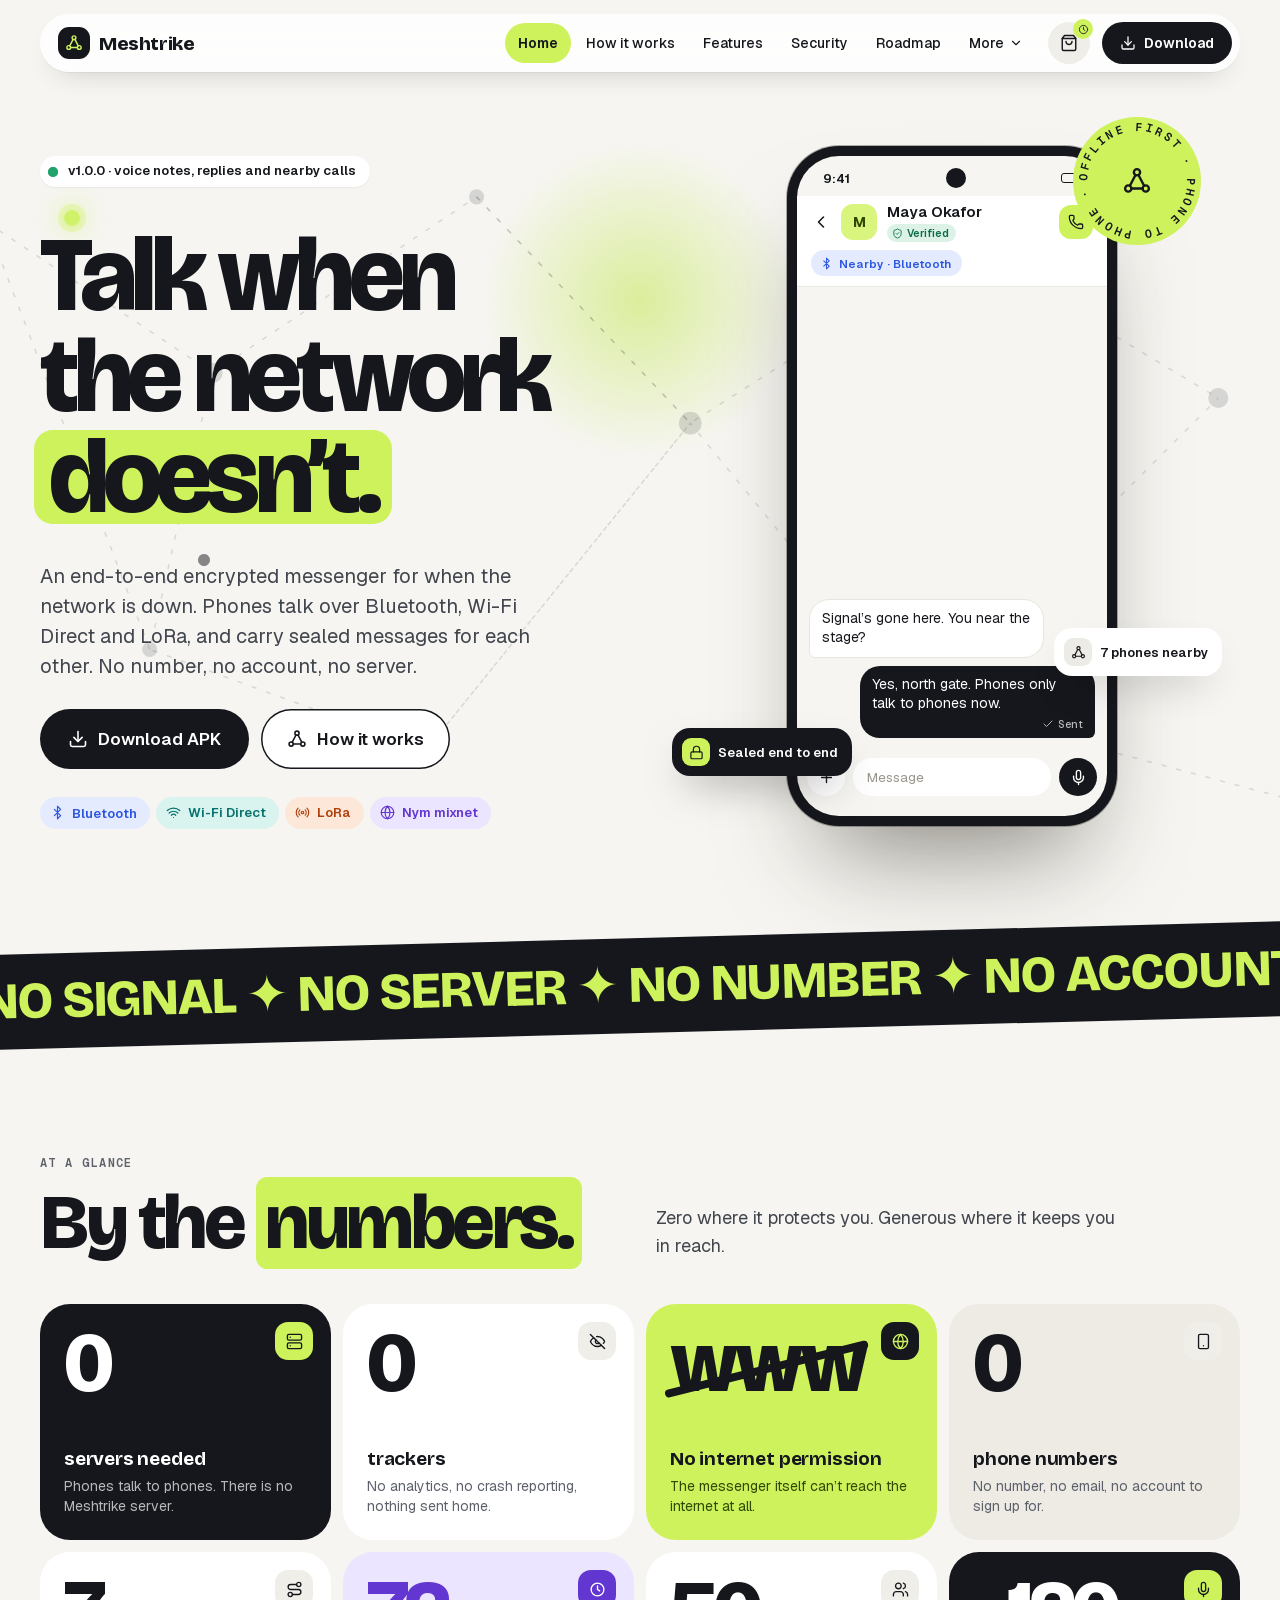
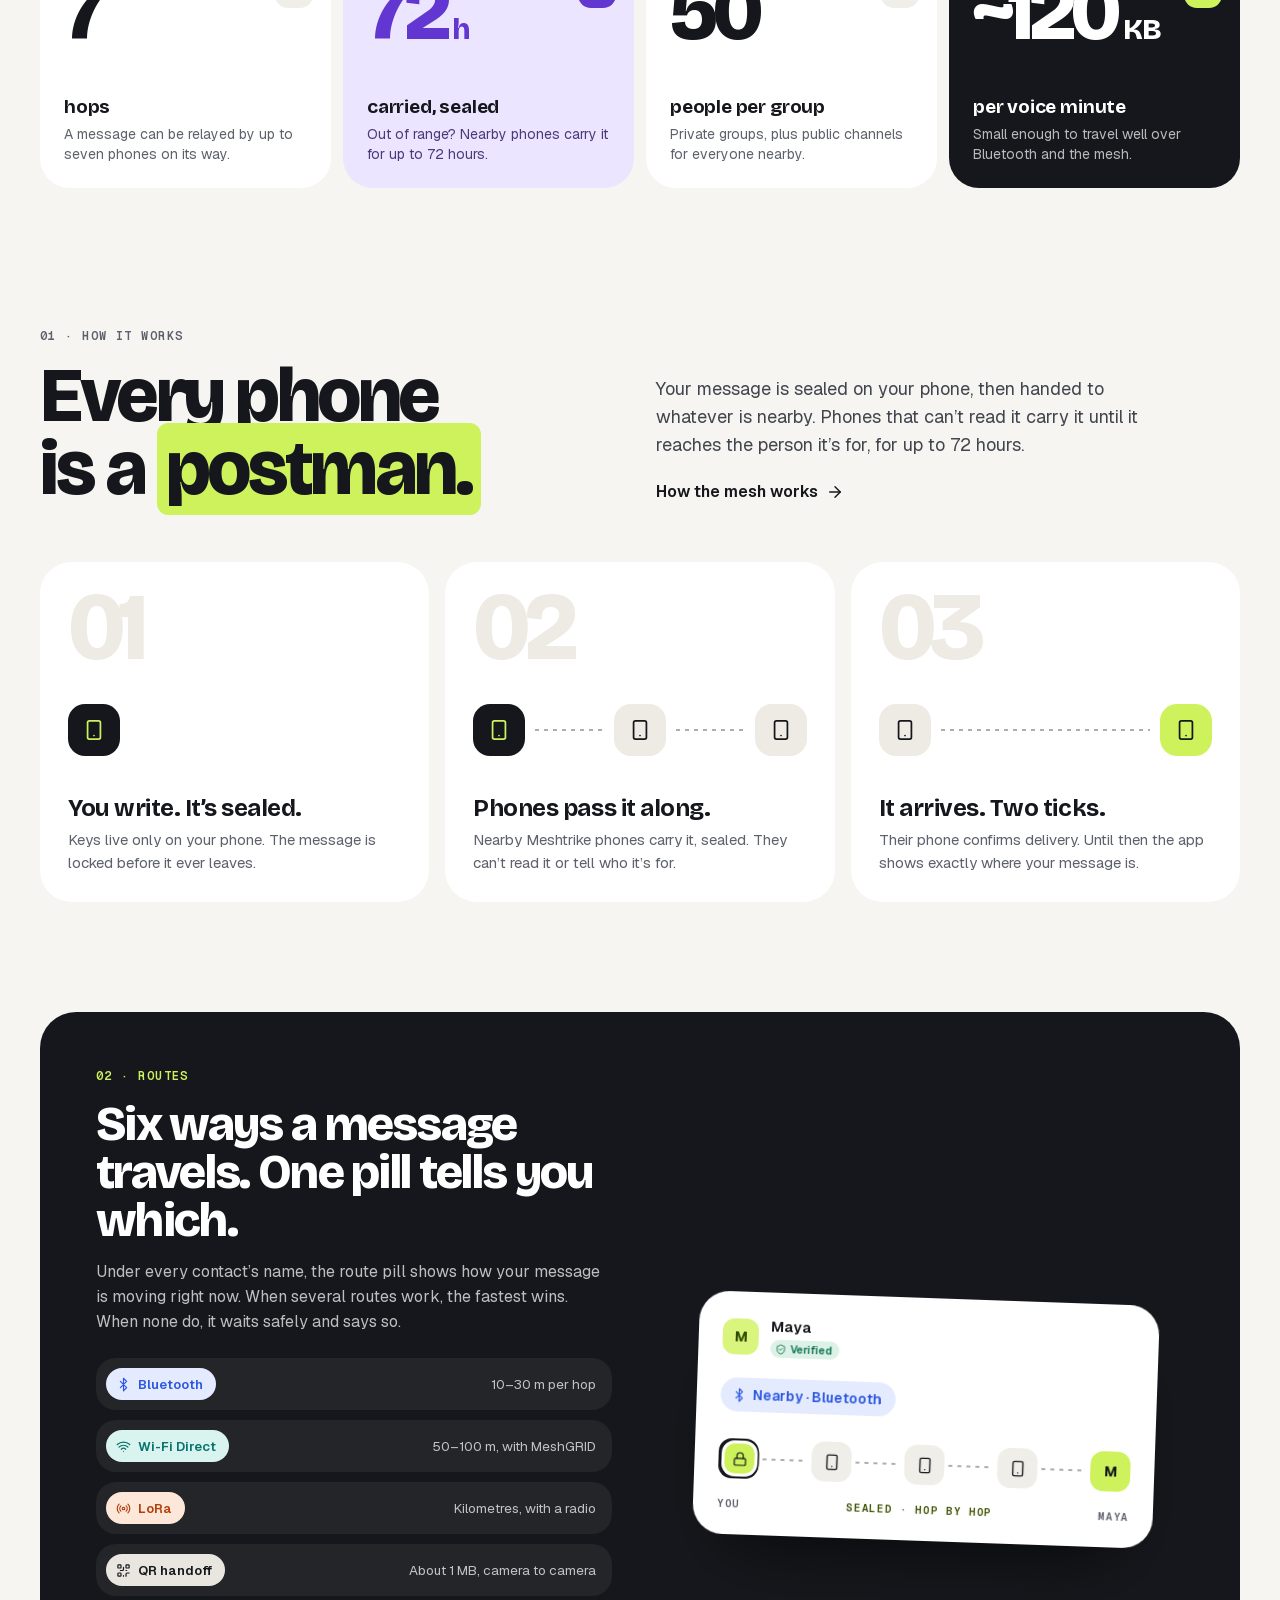
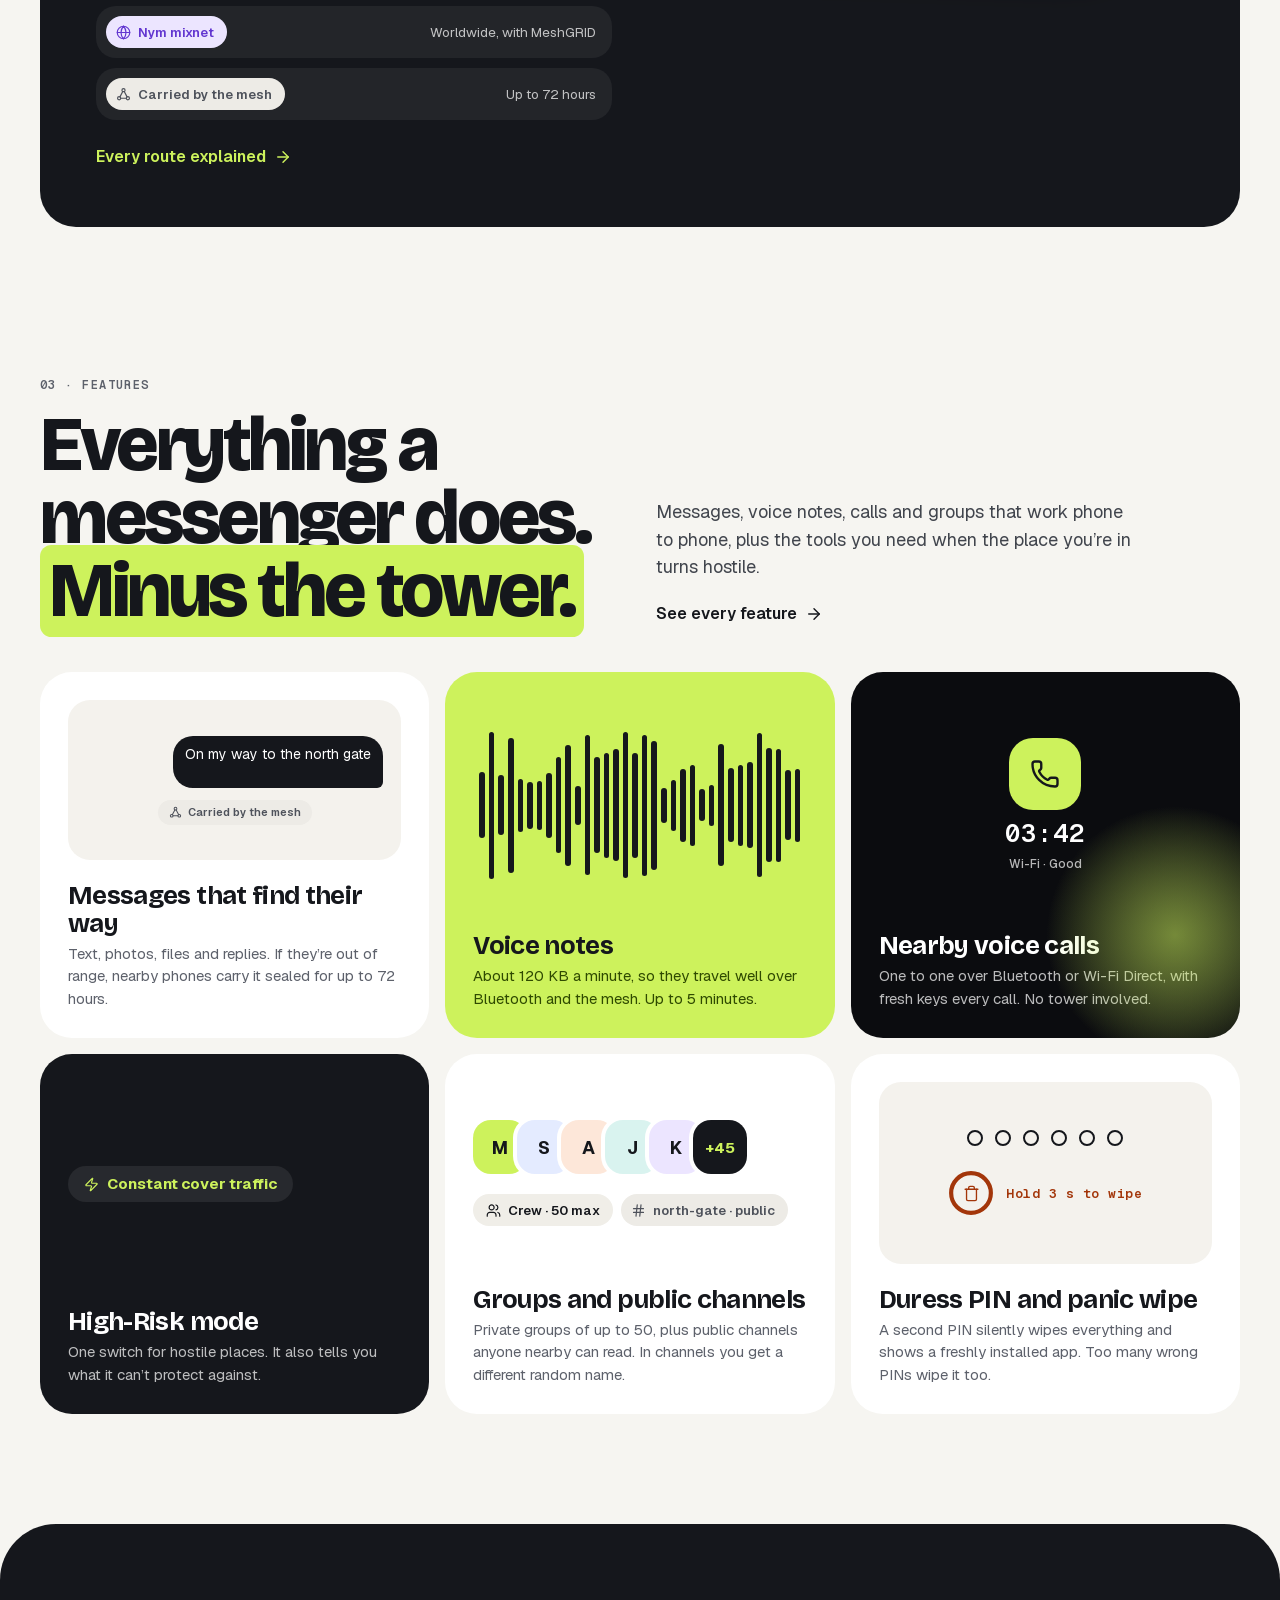
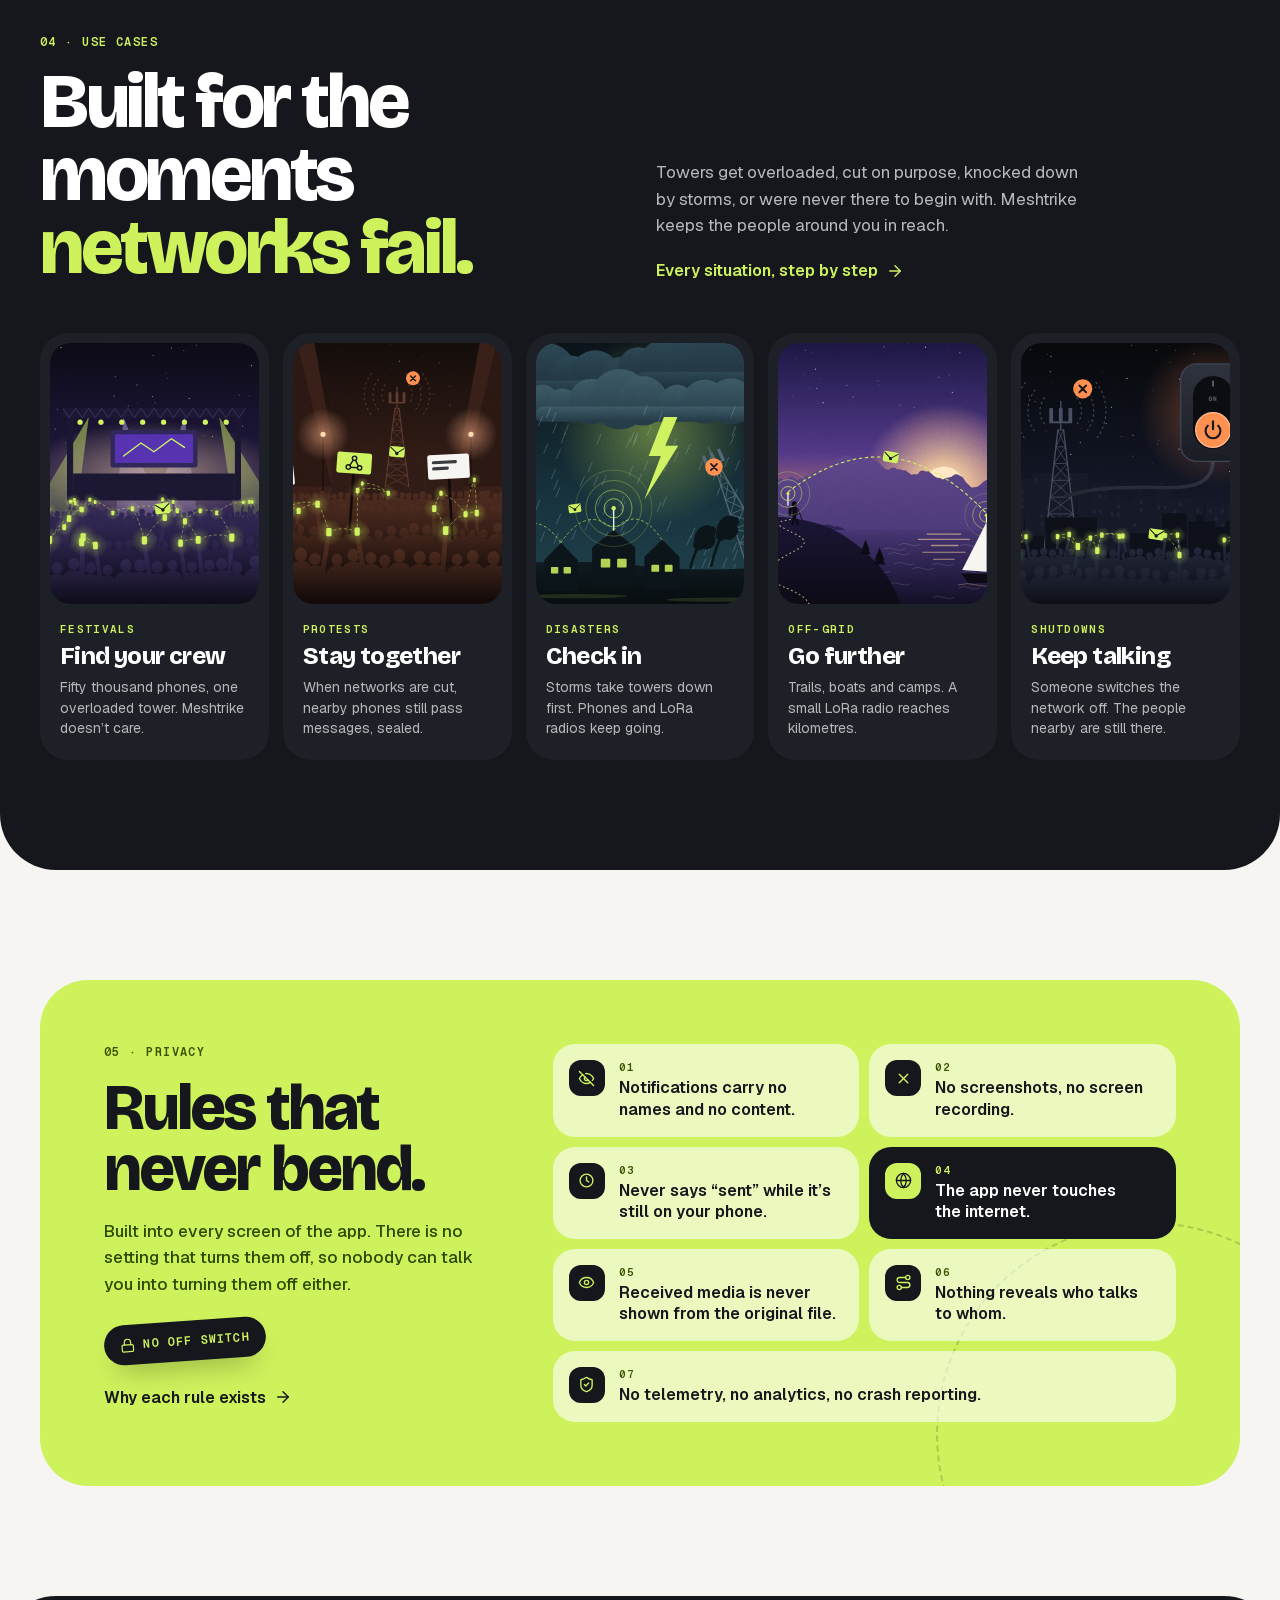
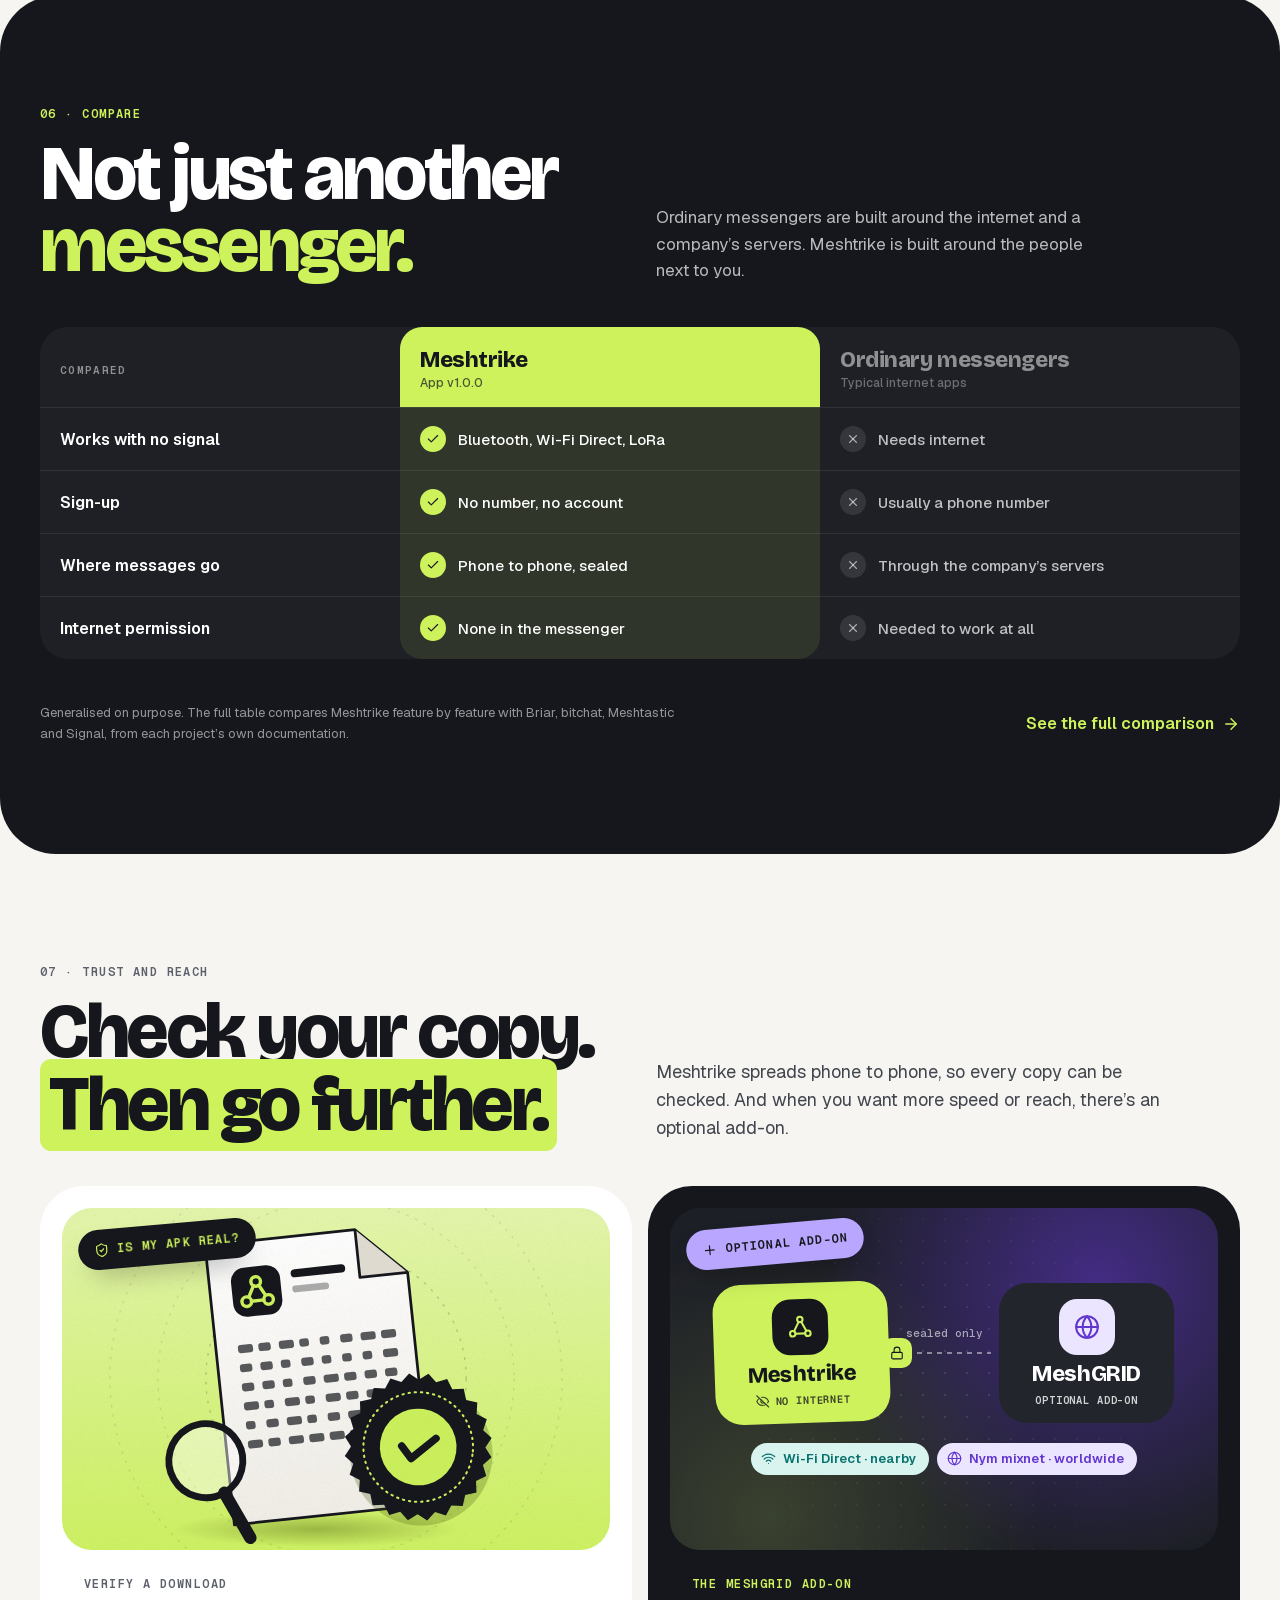
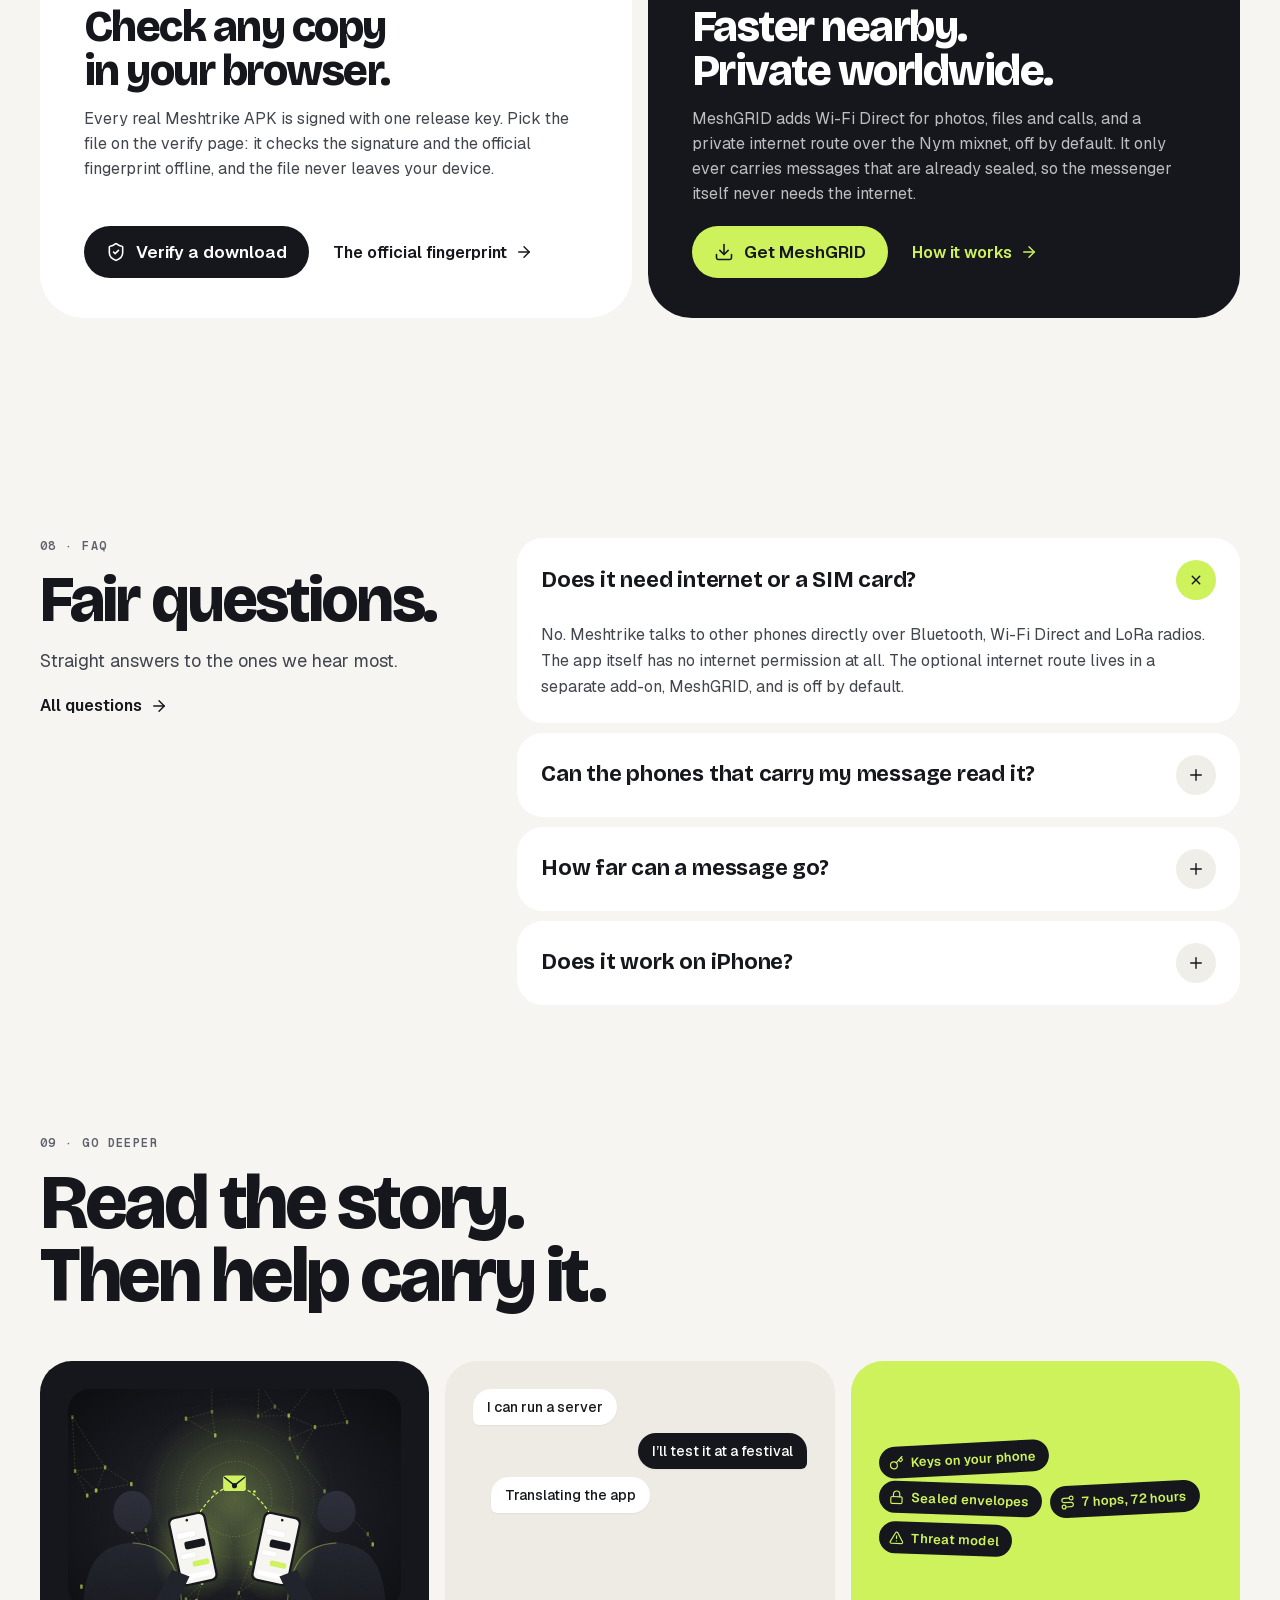
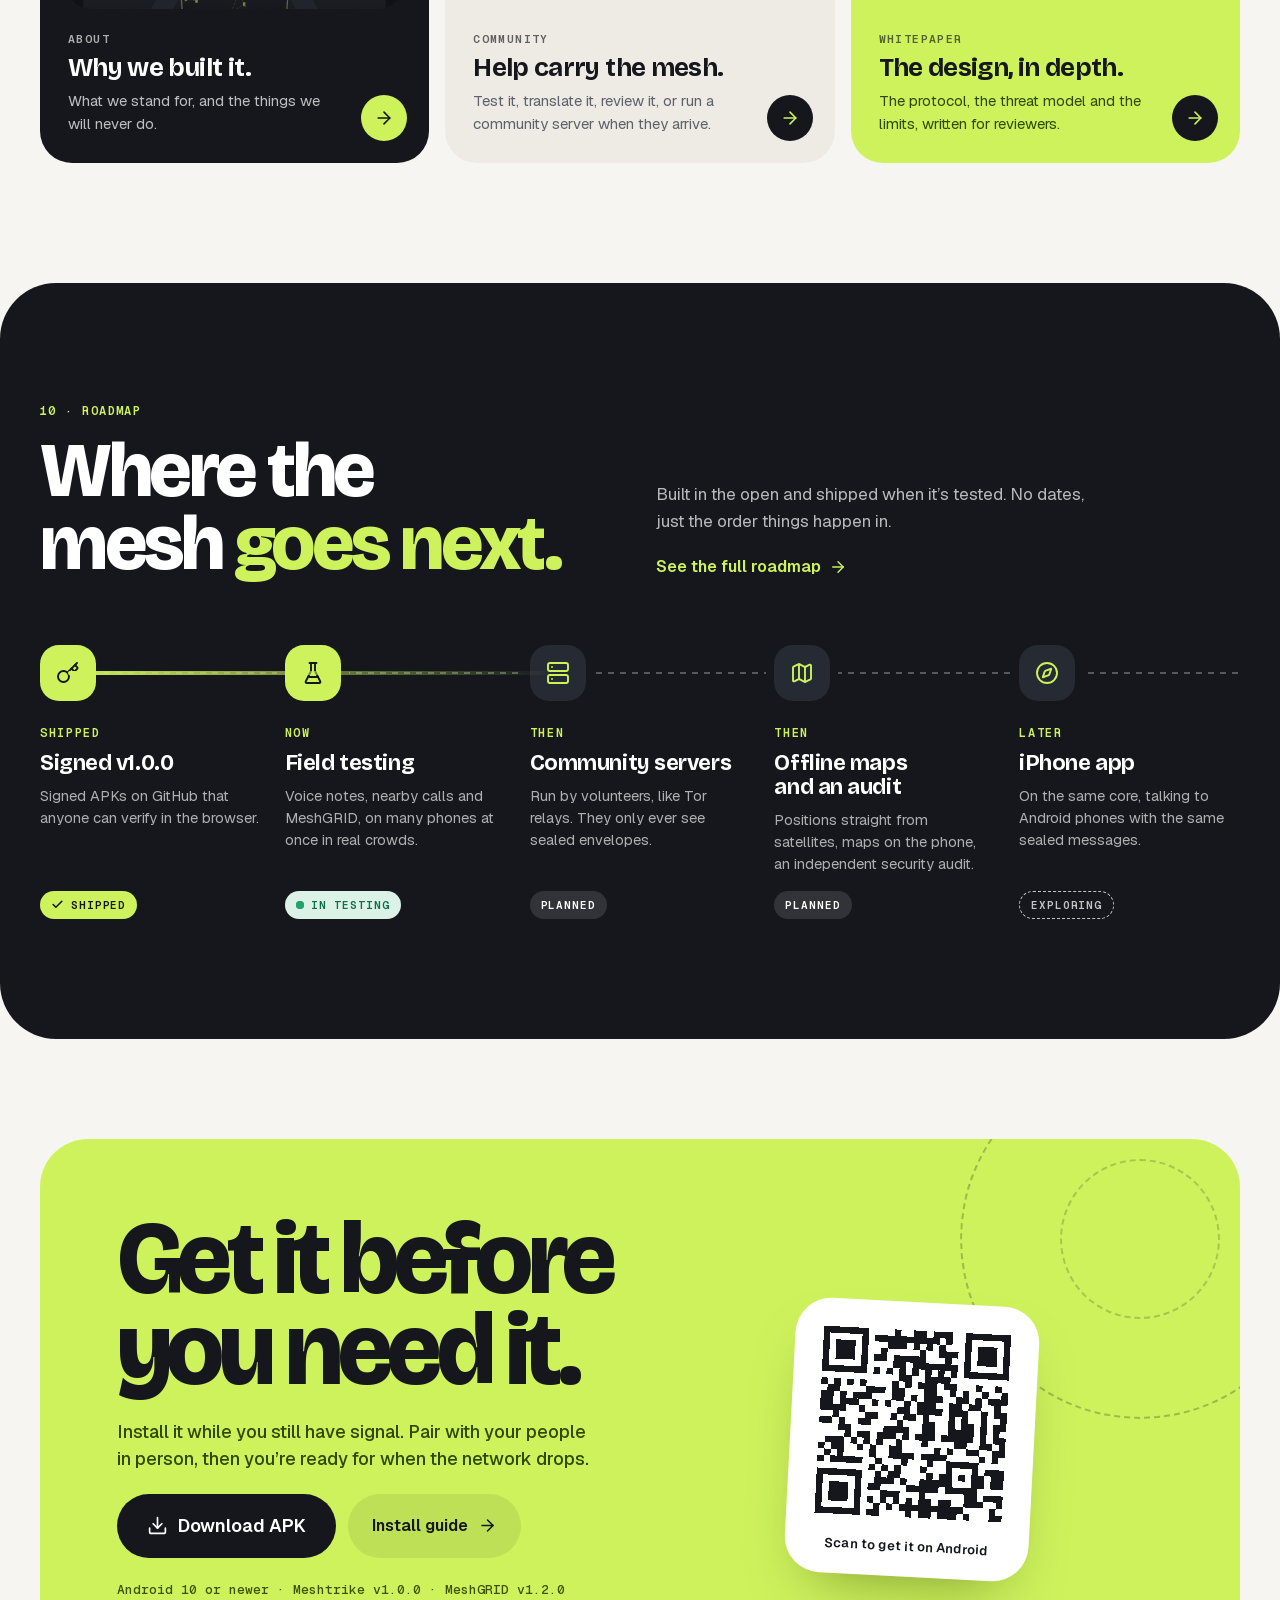
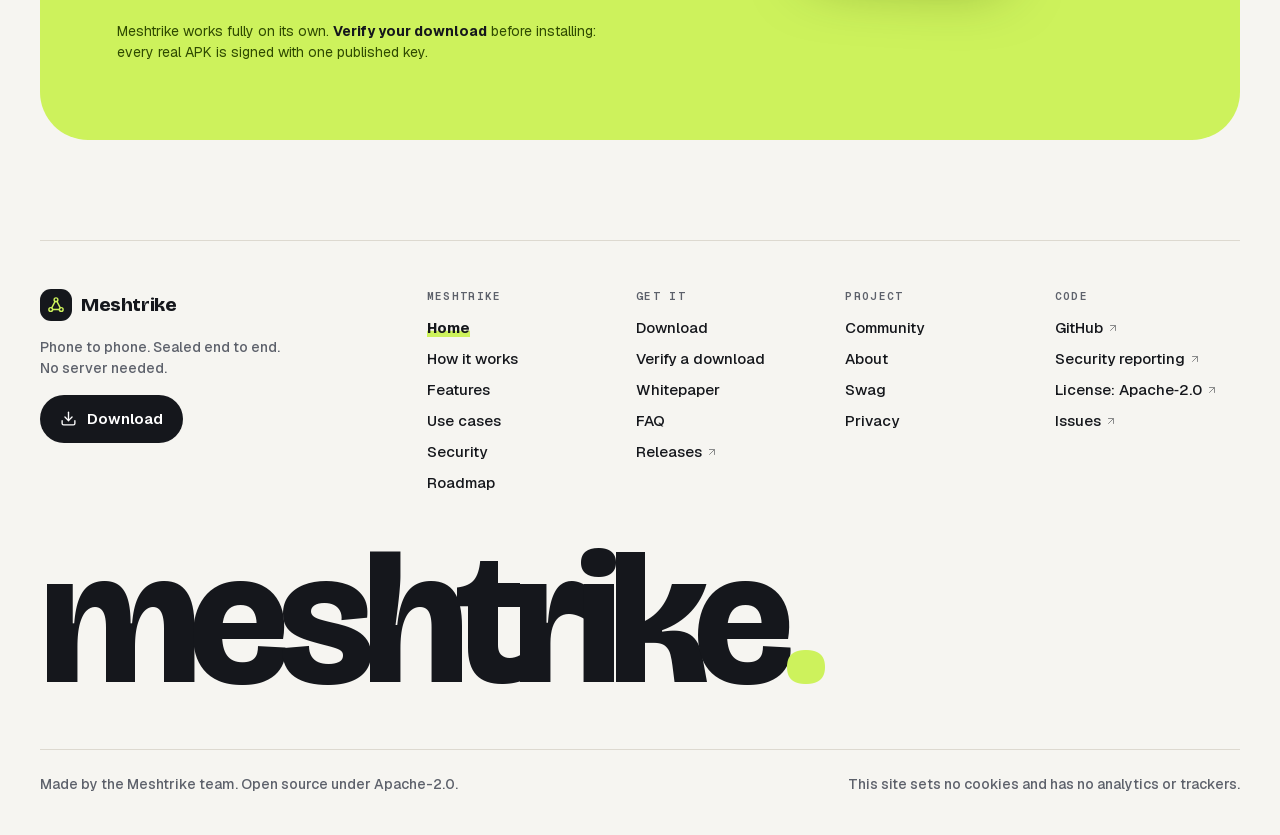
<file: index.html>
<!DOCTYPE html>
<html lang="en">
<head>
<meta charset="utf-8">
<meta name="viewport" content="width=device-width, initial-scale=1">
<title>Meshtrike · Talk when the network doesn’t</title>
<meta name="description" content="Meshtrike is an end-to-end encrypted messenger for Android that works with no network. Phones talk over Bluetooth, Wi-Fi Direct and LoRa, and carry sealed messages for each other. No number, no account, no server.">
<link rel="canonical" href="https://meshtrike0.github.io/">
<meta name="theme-color" content="#F6F5F1">
<meta name="referrer" content="no-referrer">
<!-- Everything is served from this folder: no analytics, no trackers, no third-party requests. -->
<meta http-equiv="Content-Security-Policy" content="default-src 'self'; img-src 'self' data:; style-src 'self' 'unsafe-inline'; script-src 'self'; font-src 'self'; connect-src 'none'; object-src 'none'; base-uri 'self'; form-action 'none'">
<meta property="og:title" content="Meshtrike · Talk when the network doesn’t">
<meta property="og:description" content="Meshtrike is an end-to-end encrypted messenger for Android that works with no network. Phones talk over Bluetooth, Wi-Fi Direct and LoRa, and carry sealed messages for each other. No number, no account, no server.">
<meta property="og:type" content="website">
<meta property="og:url" content="https://meshtrike0.github.io/">
<link rel="icon" href="favicon.svg" type="image/svg+xml">
<link rel="preload" href="fonts/bricolage-grotesque-latin.woff2" as="font" type="font/woff2" crossorigin>
<link rel="preload" href="fonts/geist-latin.woff2" as="font" type="font/woff2" crossorigin>
<link rel="stylesheet" href="css/fonts.css">
<link rel="stylesheet" href="css/style.css">
<script src="js/config.js"></script>
<script src="js/main.js" defer></script>
<noscript><style>.qa__a{grid-template-rows:1fr!important;visibility:visible!important}.panel[hidden]{display:flex!important}.tabs{display:none}</style></noscript>
</head>
<body class="pg-home">
<svg xmlns="http://www.w3.org/2000/svg" style="position:absolute;width:0;height:0;overflow:hidden" aria-hidden="true" focusable="false">
  <symbol id="i-mesh" viewBox="0 0 24 24"><circle cx="12" cy="5" r="2.5"/><circle cx="5" cy="18" r="2.5"/><circle cx="19" cy="18" r="2.5"/><path d="M10.8 7.2 6.3 15.8"/><path d="M13.2 7.2l4.5 8.6"/><path d="M7.5 18h9"/></symbol>
  <symbol id="i-download" viewBox="0 0 24 24"><path d="M12 15V3"/><path d="M21 15v4a2 2 0 0 1-2 2H5a2 2 0 0 1-2-2v-4"/><path d="m7 10 5 5 5-5"/></symbol>
  <symbol id="i-bag" viewBox="0 0 24 24"><path d="M6 2 3 6v14a2 2 0 0 0 2 2h14a2 2 0 0 0 2-2V6l-3-4Z"/><path d="M3 6h18"/><path d="M16 10a4 4 0 0 1-8 0"/></symbol>
  <symbol id="i-bt" viewBox="0 0 24 24"><path d="m7 7 10 10-5 5V2l5 5L7 17"/></symbol>
  <symbol id="i-wifi" viewBox="0 0 24 24"><path d="M12 20h.01"/><path d="M2 8.82a15 15 0 0 1 20 0"/><path d="M5 12.86a10 10 0 0 1 14 0"/><path d="M8.5 16.43a5 5 0 0 1 7 0"/></symbol>
  <symbol id="i-radio" viewBox="0 0 24 24"><path d="M4.9 19.1C1 15.2 1 8.8 4.9 4.9"/><path d="M7.8 16.2c-2.3-2.3-2.3-6.1 0-8.5"/><circle cx="12" cy="12" r="2"/><path d="M16.2 7.8c2.3 2.3 2.3 6.1 0 8.5"/><path d="M19.1 4.9C23 8.8 23 15.1 19.1 19"/></symbol>
  <symbol id="i-globe" viewBox="0 0 24 24"><circle cx="12" cy="12" r="10"/><path d="M12 2a14.5 14.5 0 0 0 0 20 14.5 14.5 0 0 0 0-20"/><path d="M2 12h20"/></symbol>
  <symbol id="i-clock" viewBox="0 0 24 24"><circle cx="12" cy="12" r="9"/><path d="M12 7v5l3 2"/></symbol>
  <symbol id="i-lock" viewBox="0 0 24 24"><rect x="3" y="11" width="18" height="11" rx="2"/><path d="M7 11V7a5 5 0 0 1 10 0v4"/></symbol>
  <symbol id="i-left" viewBox="0 0 24 24"><path d="m15 18-6-6 6-6"/></symbol>
  <symbol id="i-shieldOk" viewBox="0 0 24 24"><path d="M20 13c0 5-3.5 7.5-7.66 8.95a1 1 0 0 1-.67-.01C7.5 20.5 4 18 4 13V6a1 1 0 0 1 1-1c2 0 4.5-1.2 6.24-2.72a1.17 1.17 0 0 1 1.52 0C14.51 3.81 17 5 19 5a1 1 0 0 1 1 1z"/><path d="m9 12 2 2 4-4"/></symbol>
  <symbol id="i-call" viewBox="0 0 24 24"><path d="M13.83 16.57a1 1 0 0 0 1.21-.3l.36-.48a2 2 0 0 1 1.6-.8h3a2 2 0 0 1 2 2v3a2 2 0 0 1-2 2A18 18 0 0 1 2 4a2 2 0 0 1 2-2h3a2 2 0 0 1 2 2v3a2 2 0 0 1-.8 1.6l-.47.35a1 1 0 0 0-.29 1.23 14 14 0 0 0 6.39 6.39"/></symbol>
  <symbol id="i-play" viewBox="0 0 24 24"><path d="M7 4.5v15a1 1 0 0 0 1.5.86l12-7.5a1 1 0 0 0 0-1.72l-12-7.5A1 1 0 0 0 7 4.5Z"/></symbol>
  <symbol id="i-plus" viewBox="0 0 24 24"><path d="M5 12h14"/><path d="M12 5v14"/></symbol>
  <symbol id="i-mic" viewBox="0 0 24 24"><path d="M12 2a3 3 0 0 0-3 3v7a3 3 0 0 0 6 0V5a3 3 0 0 0-3-3Z"/><path d="M19 10v2a7 7 0 0 1-14 0v-2"/><path d="M12 19v3"/></symbol>
  <symbol id="i-check" viewBox="0 0 24 24"><path d="M20 6 9 17l-5-5"/></symbol>
  <symbol id="i-checks" viewBox="0 0 24 24"><path d="M18 6 7 17l-5-5"/><path d="m22 10-7.5 7.5L13 16"/></symbol>
  <symbol id="i-timer" viewBox="0 0 24 24"><circle cx="12" cy="13" r="8"/><path d="M12 9v4l2 2"/><path d="M10 2h4"/></symbol>
  <symbol id="i-phone" viewBox="0 0 24 24"><rect x="5" y="2" width="14" height="20" rx="2"/><path d="M12 18h.01"/></symbol>
  <symbol id="i-x" viewBox="0 0 24 24"><path d="M18 6 6 18"/><path d="m6 6 12 12"/></symbol>
  <symbol id="i-right" viewBox="0 0 24 24"><path d="m9 18 6-6-6-6"/></symbol>
  <symbol id="i-users" viewBox="0 0 24 24"><path d="M16 21v-2a4 4 0 0 0-4-4H6a4 4 0 0 0-4 4v2"/><circle cx="9" cy="7" r="4"/><path d="M22 21v-2a4 4 0 0 0-3-3.87"/><path d="M16 3.13a4 4 0 0 1 0 7.75"/></symbol>
  <symbol id="i-qr" viewBox="0 0 24 24"><rect x="3" y="3" width="5" height="5" rx="1"/><rect x="16" y="3" width="5" height="5" rx="1"/><rect x="3" y="16" width="5" height="5" rx="1"/><path d="M21 16h-3a2 2 0 0 0-2 2v3"/><path d="M12 7v3a2 2 0 0 1-2 2H7"/><path d="M16 12h1"/><path d="M12 21v-1"/></symbol>
  <symbol id="i-down" viewBox="0 0 24 24"><path d="m6 9 6 6 6-6"/></symbol>
  <symbol id="i-menu" viewBox="0 0 24 24"><path d="M4 7h16"/><path d="M4 12h16"/><path d="M4 17h16"/></symbol>
  <symbol id="i-arrow" viewBox="0 0 24 24"><path d="M5 12h14"/><path d="m12 5 7 7-7 7"/></symbol>
  <symbol id="i-ext" viewBox="0 0 24 24"><path d="M7 7h10v10"/><path d="M7 17 17 7"/></symbol>
  <symbol id="i-server" viewBox="0 0 24 24"><rect width="20" height="8" x="2" y="2" rx="2"/><rect width="20" height="8" x="2" y="14" rx="2"/><path d="M6 6h.01"/><path d="M6 18h.01"/></symbol>
  <symbol id="i-map" viewBox="0 0 24 24"><path d="M14.106 5.553a2 2 0 0 0 1.788 0l3.659-1.83A1 1 0 0 1 21 4.619v12.764a1 1 0 0 1-.553.894l-4.553 2.277a2 2 0 0 1-1.788 0l-4.212-2.106a2 2 0 0 0-1.788 0l-3.659 1.83A1 1 0 0 1 3 19.381V6.618a1 1 0 0 1 .553-.894l4.553-2.277a2 2 0 0 1 1.788 0z"/><path d="M15 5.764v15"/><path d="M9 3.236v15"/></symbol>
  <symbol id="i-key" viewBox="0 0 24 24"><path d="m15.5 7.5 2.3 2.3a1 1 0 0 0 1.4 0l2.1-2.1a1 1 0 0 0 0-1.4L19 4"/><path d="m21 2-9.6 9.6"/><circle cx="7.5" cy="15.5" r="5.5"/></symbol>
  <symbol id="i-book" viewBox="0 0 24 24"><path d="M12 7v14"/><path d="M3 18a1 1 0 0 1-1-1V4a1 1 0 0 1 1-1h5a4 4 0 0 1 4 4 4 4 0 0 1 4-4h5a1 1 0 0 1 1 1v13a1 1 0 0 1-1 1h-6a3 3 0 0 0-3 3 3 3 0 0 0-3-3z"/></symbol>
  <symbol id="i-info" viewBox="0 0 24 24"><circle cx="12" cy="12" r="10"/><path d="M12 16v-4"/><path d="M12 8h.01"/></symbol>
  <symbol id="i-help" viewBox="0 0 24 24"><circle cx="12" cy="12" r="10"/><path d="M9.09 9a3 3 0 0 1 5.83 1c0 2-3 3-3 3"/><path d="M12 17h.01"/></symbol>
  <symbol id="i-heart" viewBox="0 0 24 24"><path d="M19 14c1.49-1.46 3-3.21 3-5.5A5.5 5.5 0 0 0 16.5 3c-1.76 0-3 .5-4.5 2-1.5-1.5-2.74-2-4.5-2A5.5 5.5 0 0 0 2 8.5c0 2.3 1.5 4.05 3 5.5l7 7Z"/></symbol>
  <symbol id="i-compass" viewBox="0 0 24 24"><circle cx="12" cy="12" r="10"/><path d="m16.24 7.76-1.804 5.411a2 2 0 0 1-1.265 1.265L7.76 16.24l1.804-5.411a2 2 0 0 1 1.265-1.265z"/></symbol>
  <symbol id="i-flask" viewBox="0 0 24 24"><path d="M10 2v7.527a2 2 0 0 1-.211.896L4.72 20.55a1 1 0 0 0 .9 1.45h12.76a1 1 0 0 0 .9-1.45l-5.069-10.127A2 2 0 0 1 14 9.527V2"/><path d="M8.5 2h7"/><path d="M7 16h10"/></symbol>
  <symbol id="i-eyeOff" viewBox="0 0 24 24"><path d="M10.73 5.08A10.43 10.43 0 0 1 12 5c7 0 10 7 10 7a13.16 13.16 0 0 1-1.67 2.68"/><path d="M6.61 6.61A13.53 13.53 0 0 0 2 12s3 7 10 7a9.74 9.74 0 0 0 5.39-1.61"/><path d="m2 2 20 20"/><path d="M9.88 9.88a3 3 0 1 0 4.24 4.24"/></symbol>
  <symbol id="i-route" viewBox="0 0 24 24"><circle cx="6" cy="19" r="3"/><path d="M9 19h8.5a3.5 3.5 0 0 0 0-7h-11a3.5 3.5 0 0 1 0-7H15"/><circle cx="18" cy="5" r="3"/></symbol>
  <symbol id="i-zap" viewBox="0 0 24 24"><path d="M4 14a1 1 0 0 1-.78-1.63l9.9-10.2a.5.5 0 0 1 .86.46l-1.92 6.02A1 1 0 0 0 13 10h7a1 1 0 0 1 .78 1.63l-9.9 10.2a.5.5 0 0 1-.86-.46l1.92-6.02A1 1 0 0 0 11 14z"/></symbol>
  <symbol id="i-chat" viewBox="0 0 24 24"><path d="M7.9 20A9 9 0 1 0 4 16.1L2 22Z"/></symbol>
  <symbol id="i-hash" viewBox="0 0 24 24"><path d="M4 9h16"/><path d="M4 15h16"/><path d="M10 3 8 21"/><path d="m16 3-2 18"/></symbol>
  <symbol id="i-trash" viewBox="0 0 24 24"><path d="M3 6h18"/><path d="M19 6v14c0 1-1 2-2 2H7c-1 0-2-1-2-2V6"/><path d="M8 6V4c0-1 1-2 2-2h4c1 0 2 1 2 2v2"/></symbol>
  <symbol id="i-eye" viewBox="0 0 24 24"><path d="M2.062 12.348a1 1 0 0 1 0-.696 10.75 10.75 0 0 1 19.876 0 1 1 0 0 1 0 .696 10.75 10.75 0 0 1-19.876 0"/><circle cx="12" cy="12" r="3"/></symbol>
  <symbol id="i-alert" viewBox="0 0 24 24"><path d="m21.73 18-8-14a2 2 0 0 0-3.48 0l-8 14A2 2 0 0 0 4 21h16a2 2 0 0 0 1.73-3"/><path d="M12 9v4"/><path d="M12 17h.01"/></symbol>
</svg>
<a class="skip" href="#main">Skip to content</a>
<div class="page">
<div class="blob" aria-hidden="true"></div>

<header class="hdr">
  <nav class="nav" aria-label="Main">
    <a class="logo" href="index.html"><span class="logo__mark"><svg class="i" aria-hidden="true" focusable="false"><use href="#i-mesh"/></svg></span>Meshtrike</a>
    <div class="nav__spacer"></div>
    <ul class="nav__links">
      <li><a href="index.html" aria-current="page">Home</a></li>
      <li><a href="how-it-works.html">How it works</a></li>
      <li><a href="features.html">Features</a></li>
      <li><a href="security.html">Security</a></li>
      <li><a href="roadmap.html">Roadmap</a></li>
      <li class="more" data-dd>
        <details>
          <summary class="more__btn">More<svg class="i more__chev" aria-hidden="true" focusable="false"><use href="#i-down"/></svg></summary>
          <ul class="more__menu">
          <li><a href="use-cases.html"><span class="more__ic"><svg class="i" aria-hidden="true" focusable="false"><use href="#i-users"/></svg></span><span class="more__txt"><span class="more__t">Use cases</span><span class="more__d">Festivals, protests, outages</span></span></a></li>
          <li><a href="faq.html"><span class="more__ic"><svg class="i" aria-hidden="true" focusable="false"><use href="#i-help"/></svg></span><span class="more__txt"><span class="more__t">FAQ</span><span class="more__d">Fair questions, straight answers</span></span></a></li>
          <li><a href="community.html"><span class="more__ic"><svg class="i" aria-hidden="true" focusable="false"><use href="#i-heart"/></svg></span><span class="more__txt"><span class="more__t">Community</span><span class="more__d">Test, translate, run a server</span></span></a></li>
          <li><a href="swag.html"><span class="more__ic"><svg class="i" aria-hidden="true" focusable="false"><use href="#i-bag"/></svg></span><span class="more__txt"><span class="more__t">Swag</span><span class="more__d">Wear the mesh · coming soon</span></span></a></li>
          <li><a href="about.html"><span class="more__ic"><svg class="i" aria-hidden="true" focusable="false"><use href="#i-info"/></svg></span><span class="more__txt"><span class="more__t">About</span><span class="more__d">Why Meshtrike exists</span></span></a></li>
          <li><a href="whitepaper.html"><span class="more__ic"><svg class="i" aria-hidden="true" focusable="false"><use href="#i-book"/></svg></span><span class="more__txt"><span class="more__t">Whitepaper</span><span class="more__d">The design, in depth</span></span></a></li>
          <li><a href="verify.html"><span class="more__ic"><svg class="i" aria-hidden="true" focusable="false"><use href="#i-shieldOk"/></svg></span><span class="more__txt"><span class="more__t">Verify</span><span class="more__d">Check that your APK is real</span></span></a></li>
          </ul>
        </details>
      </li>
    </ul>
    <a class="cart-btn" href="swag.html" aria-label="Swag shop: coming soon" aria-haspopup="dialog" data-open-soon><svg class="i" aria-hidden="true" focusable="false"><use href="#i-bag"/></svg><span class="cart-btn__soon" aria-hidden="true"><svg class="i" aria-hidden="true" focusable="false"><use href="#i-clock"/></svg></span></a>
    <a class="nav__dl" href="download.html"><svg class="i" aria-hidden="true" focusable="false"><use href="#i-download"/></svg><span>Download</span></a>
    <details class="menu" data-dd>
      <summary class="menu__btn" aria-label="Menu"><svg class="i menu__open" aria-hidden="true" focusable="false"><use href="#i-menu"/></svg><svg class="i menu__close" aria-hidden="true" focusable="false"><use href="#i-x"/></svg></summary>
      <div class="menu__panel">
        <ul class="menu__main">
          <li><a href="index.html" aria-current="page">Home</a></li>
          <li><a href="how-it-works.html">How it works</a></li>
          <li><a href="features.html">Features</a></li>
          <li><a href="security.html">Security</a></li>
          <li><a href="roadmap.html">Roadmap</a></li>
        </ul>
        <p class="menu__label">MORE</p>
        <ul class="menu__more">
          <li><a href="use-cases.html"><span class="menu__ic"><svg class="i" aria-hidden="true" focusable="false"><use href="#i-users"/></svg></span>Use cases</a></li>
          <li><a href="faq.html"><span class="menu__ic"><svg class="i" aria-hidden="true" focusable="false"><use href="#i-help"/></svg></span>FAQ</a></li>
          <li><a href="community.html"><span class="menu__ic"><svg class="i" aria-hidden="true" focusable="false"><use href="#i-heart"/></svg></span>Community</a></li>
          <li><a href="swag.html"><span class="menu__ic"><svg class="i" aria-hidden="true" focusable="false"><use href="#i-bag"/></svg></span>Swag</a></li>
          <li><a href="about.html"><span class="menu__ic"><svg class="i" aria-hidden="true" focusable="false"><use href="#i-info"/></svg></span>About</a></li>
          <li><a href="whitepaper.html"><span class="menu__ic"><svg class="i" aria-hidden="true" focusable="false"><use href="#i-book"/></svg></span>Whitepaper</a></li>
          <li><a href="verify.html"><span class="menu__ic"><svg class="i" aria-hidden="true" focusable="false"><use href="#i-shieldOk"/></svg></span>Verify</a></li>
        </ul>
        <a class="btn btn--ink menu__dl" href="download.html"><svg class="i" aria-hidden="true" focusable="false"><use href="#i-download"/></svg>Download Meshtrike</a>
      </div>
    </details>
  </nav>
</header>

<main id="main">
<section id="top" class="sec hero" aria-labelledby="hero-title">
  <svg class="hero__bg" aria-hidden="true" viewBox="0 0 1200 700" preserveAspectRatio="xMidYMid slice">
    <g class="lines" fill="none" stroke="#15171C" stroke-opacity=".14" stroke-width="1.2" stroke-dasharray="4 8">
      <path d="M80 140 L260 260 L470 120 L640 300 L860 160 L1060 280"/>
      <path d="M260 260 L210 480 L430 560 L640 300 L820 520 L1060 280"/>
      <path d="M470 120 L640 300 L430 560"/>
      <path d="M860 160 L820 520 L1120 600"/>
      <path d="M80 140 L210 480"/>
    </g>
    <g fill="#15171C" fill-opacity=".16">
      <circle cx="80" cy="140" r="6"/><circle cx="260" cy="260" r="8"/><circle cx="470" cy="120" r="6"/><circle cx="640" cy="300" r="9"/><circle cx="860" cy="160" r="6"/><circle cx="1060" cy="280" r="8"/><circle cx="210" cy="480" r="6"/><circle cx="430" cy="560" r="7"/><circle cx="820" cy="520" r="7"/><circle cx="1120" cy="600" r="6"/>
    </g>
  </svg>
  <div class="traveler traveler--lime" aria-hidden="true"></div>
  <div class="traveler traveler--ink" aria-hidden="true"></div>

  <div class="hero__grid">
    <div class="hero__copy">
      <p class="badge"><span class="live" aria-hidden="true"></span><span><span data-ver="app">v1.0.0</span> · voice notes, replies and nearby calls</span></p>
      <h1 class="h1" id="hero-title">
        <span class="h1__line"><span class="h1__in" style="animation-delay:.15s">Talk when</span></span>
        <span class="h1__line"><span class="h1__in" style="animation-delay:.28s">the network</span></span>
        <span class="h1__line"><span class="h1__in h1__in--hl" style="animation-delay:.41s">doesn’t.</span></span>
      </h1>
      <p class="hero__lead">An end-to-end encrypted messenger for when the network is down. Phones talk over Bluetooth, Wi-Fi Direct and LoRa, and carry sealed messages for each other. No number, no account, no server.</p>
      <div class="hero__ctas">
        <a class="btn btn--ink btn--lg" href="download.html" data-magnet><svg class="i" aria-hidden="true" focusable="false"><use href="#i-download"/></svg>Download APK</a>
        <a class="btn btn--line btn--lg" href="how-it-works.html" data-magnet><svg class="i" aria-hidden="true" focusable="false"><use href="#i-mesh"/></svg>How it works</a>
      </div>
      <ul class="hero__chips chips" aria-label="Ways Meshtrike connects">
        <li class="chip c-bt"><svg class="i" aria-hidden="true" focusable="false"><use href="#i-bt"/></svg>Bluetooth</li>
        <li class="chip c-wifi"><svg class="i" aria-hidden="true" focusable="false"><use href="#i-wifi"/></svg>Wi-Fi Direct</li>
        <li class="chip c-lora"><svg class="i" aria-hidden="true" focusable="false"><use href="#i-radio"/></svg>LoRa</li>
        <li class="chip c-net"><svg class="i" aria-hidden="true" focusable="false"><use href="#i-globe"/></svg>Nym mixnet</li>
      </ul>
    </div>

    <div class="hero__stage">
      <div class="spinner" aria-hidden="true">
        <svg viewBox="0 0 130 130" width="130" height="130"><defs><path id="circ" d="M65 65 m-50 0 a50 50 0 1 1 100 0 a50 50 0 1 1 -100 0"/></defs><circle cx="65" cy="65" r="64" fill="#CDF25C"/><text fill="#15171C"><textPath href="#circ">OFFLINE FIRST · PHONE TO PHONE · </textPath></text></svg>
        <span class="spinner__icon"><svg class="i" aria-hidden="true" focusable="false"><use href="#i-mesh"/></svg></span>
      </div>
      <div class="floater floater--sealed" aria-hidden="true"><span class="floater__ic"><svg class="i" aria-hidden="true" focusable="false"><use href="#i-lock"/></svg></span>Sealed end to end</div>
      <div class="floater floater--near" aria-hidden="true"><span class="floater__ic"><svg class="i" aria-hidden="true" focusable="false"><use href="#i-mesh"/></svg></span>7 phones nearby</div>

      <!-- Phone mock-up built in HTML/CSS (animated chat). Could be swapped for a real screenshot: 330x680. -->
      <div class="phone" role="img" aria-label="Meshtrike chat with Maya Okafor, a verified contact. Messages travel nearby over Bluetooth, then are carried by the mesh and marked delivered.">
        <div class="phone__screen">
          <div class="phone__status"><span>9:41</span><span class="phone__cam"></span><span class="phone__bat"></span></div>
          <div class="chat-hd">
            <div class="chat-hd__row">
              <span class="chat-hd__back"><svg class="i" aria-hidden="true" focusable="false"><use href="#i-left"/></svg></span>
              <span class="avatar">M</span>
              <div class="chat-hd__who"><span class="chat-hd__name">Maya Okafor</span><span class="verified"><svg class="i" aria-hidden="true" focusable="false"><use href="#i-shieldOk"/></svg>Verified</span></div>
              <span class="chat-hd__call"><svg class="i" aria-hidden="true" focusable="false"><use href="#i-call"/></svg></span>
            </div>
            <span class="route-pill c-mesh" data-pill><svg class="i" aria-hidden="true" focusable="false"><use href="#i-mesh"/></svg><span>Carried by the mesh</span></span>
          </div>
          <div class="chat">
              <div class="bub bub--in" data-at="0">Signal’s gone here. You near the stage?</div>
              <div class="bub bub--out" data-at="2"><span>Yes, north gate. Phones only talk to phones now.</span><span class="bub__st read" data-st="first"><svg class="i" aria-hidden="true" focusable="false"><use href="#i-checks"/></svg><span>Read</span></span></div>
              <div class="bub bub--voice" data-at="4"><span class="bub__play"><svg class="i i--fill" aria-hidden="true" focusable="false"><use href="#i-play"/></svg></span><span class="wave"><span style="height:6px;animation-delay:0.00s"></span><span style="height:7px;animation-delay:0.07s"></span><span style="height:24px;animation-delay:0.14s"></span><span style="height:19px;animation-delay:0.21s"></span><span style="height:15px;animation-delay:0.28s"></span><span style="height:13px;animation-delay:0.35s"></span><span style="height:14px;animation-delay:0.42s"></span><span style="height:10px;animation-delay:0.49s"></span><span style="height:16px;animation-delay:0.56s"></span><span style="height:19px;animation-delay:0.63s"></span><span style="height:11px;animation-delay:0.70s"></span><span style="height:9px;animation-delay:0.77s"></span><span style="height:20px;animation-delay:0.84s"></span><span style="height:15px;animation-delay:0.91s"></span><span style="height:10px;animation-delay:0.98s"></span><span style="height:13px;animation-delay:1.05s"></span><span style="height:11px;animation-delay:1.12s"></span><span style="height:16px;animation-delay:1.19s"></span></span><span class="bub__dur">0:42</span></div>
              <div class="bub bub--sys" data-at="6">Recipient out of range · carried by the mesh</div>
              <div class="bub bub--out" data-at="7"><span>Bring water if you pass the stand</span><span class="bub__st" data-st="last"><svg class="i" aria-hidden="true" focusable="false"><use href="#i-checks"/></svg><span>Delivered</span></span></div>
          </div>
          <div class="composer">
            <span class="composer__btn"><svg class="i" aria-hidden="true" focusable="false"><use href="#i-plus"/></svg></span>
            <span class="composer__field">Message</span>
            <span class="composer__btn composer__btn--ink"><svg class="i" aria-hidden="true" focusable="false"><use href="#i-mic"/></svg></span>
          </div>
        </div>
      </div>
    </div>
  </div>
</section>

<div class="band-wrap">
  <div class="band">
    <div class="band__track">
      <span>NO SIGNAL ✦ NO SERVER ✦ NO NUMBER ✦ NO ACCOUNT ✦ NO PROBLEM ✦ </span>
      <span aria-hidden="true">NO SIGNAL ✦ NO SERVER ✦ NO NUMBER ✦ NO ACCOUNT ✦ NO PROBLEM ✦ </span>
    </div>
  </div>
</div>

<section id="numbers" class="sec nums" aria-labelledby="nums-title">
  <div class="wrap stack home-inner">
    <div class="split" data-reveal>
      <div class="sec-head">
        <p class="eyebrow">AT A GLANCE</p>
        <h2 class="h2" id="nums-title">By the <span class="hl">numbers.</span></h2>
      </div>
      <div class="split__aside">
        <p class="lead">Zero where it protects you. Generous where it keeps you in reach.</p>
      </div>
    </div>
    <ul class="nums__grid" data-seq>
      <li class="num num--ink" style="--i:0"><span class="num__ic"><svg class="i" aria-hidden="true" focusable="false"><use href="#i-server"/></svg></span><span class="num__v">0</span><span class="num__t">servers needed</span><span class="num__d">Phones talk to phones. There is no Meshtrike server.</span></li>
      <li class="num" style="--i:1"><span class="num__ic"><svg class="i" aria-hidden="true" focusable="false"><use href="#i-eyeOff"/></svg></span><span class="num__v">0</span><span class="num__t">trackers</span><span class="num__d">No analytics, no crash reporting, nothing sent home.</span></li>
      <li class="num num--lime" style="--i:2"><span class="num__ic"><svg class="i" aria-hidden="true" focusable="false"><use href="#i-globe"/></svg></span><span class="num__v" aria-hidden="true"><span class="num__no">www</span></span><span class="num__t">No internet permission</span><span class="num__d">The messenger itself can’t reach the internet at all.</span></li>
      <li class="num num--sand" style="--i:3"><span class="num__ic"><svg class="i" aria-hidden="true" focusable="false"><use href="#i-phone"/></svg></span><span class="num__v">0</span><span class="num__t">phone numbers</span><span class="num__d">No number, no email, no account to sign up for.</span></li>
      <li class="num" style="--i:4"><span class="num__ic"><svg class="i" aria-hidden="true" focusable="false"><use href="#i-route"/></svg></span><span class="num__v">7</span><span class="num__t">hops</span><span class="num__d">A message can be relayed by up to seven phones on its way.</span></li>
      <li class="num num--vio" style="--i:5"><span class="num__ic"><svg class="i" aria-hidden="true" focusable="false"><use href="#i-clock"/></svg></span><span class="num__v">72<small>h</small></span><span class="num__t">carried, sealed</span><span class="num__d">Out of range? Nearby phones carry it for up to 72 hours.</span></li>
      <li class="num" style="--i:6"><span class="num__ic"><svg class="i" aria-hidden="true" focusable="false"><use href="#i-users"/></svg></span><span class="num__v">50</span><span class="num__t">people per group</span><span class="num__d">Private groups, plus public channels for everyone nearby.</span></li>
      <li class="num num--ink" style="--i:7"><span class="num__ic"><svg class="i" aria-hidden="true" focusable="false"><use href="#i-mic"/></svg></span><span class="num__v">~120<small>KB</small></span><span class="num__t">per voice minute</span><span class="num__d">Small enough to travel well over Bluetooth and the mesh.</span></li>
    </ul>
  </div>
</section>
<section id="how" class="sec how how--teaser" aria-labelledby="how-title">
  <div class="wrap stack how__inner">
    <div class="split" data-reveal>
      <div class="sec-head">
        <p class="eyebrow">01 · HOW IT WORKS</p>
        <h2 class="h2" id="how-title">Every phone is a <span class="hl">postman.</span></h2>
      </div>
      <div class="split__aside">
        <p class="lead">Your message is sealed on your phone, then handed to whatever is nearby. Phones that can’t read it carry it until it reaches the person it’s for, for up to 72 hours.</p>
        <a class="go" href="how-it-works.html">How the mesh works<svg class="i" aria-hidden="true" focusable="false"><use href="#i-arrow"/></svg></a>
      </div>
    </div>
    <ol class="steps" style="list-style:none;margin:0;padding:0">
      <li class="step" data-reveal>
        <span class="step__n" aria-hidden="true">01</span>
        <div class="step__phones" aria-hidden="true"><span class="node node--ink" style="animation-delay:0s"><svg class="i" aria-hidden="true" focusable="false"><use href="#i-phone"/></svg></span></div>
        <div class="step__txt">
          <h3 class="step__t">You write. It’s sealed.</h3>
          <p class="step__d">Keys live only on your phone. The message is locked before it ever leaves.</p>
        </div>
      </li>
      <li class="step" data-reveal>
        <span class="step__n" aria-hidden="true">02</span>
        <div class="step__phones" aria-hidden="true"><span class="node node--ink" style="animation-delay:0s"><svg class="i" aria-hidden="true" focusable="false"><use href="#i-phone"/></svg></span><span class="link-dash"></span><span class="node node--sand" style="animation-delay:.4s"><svg class="i" aria-hidden="true" focusable="false"><use href="#i-phone"/></svg></span><span class="link-dash"></span><span class="node node--sand" style="animation-delay:.8s"><svg class="i" aria-hidden="true" focusable="false"><use href="#i-phone"/></svg></span></div>
        <div class="step__txt">
          <h3 class="step__t">Phones pass it along.</h3>
          <p class="step__d">Nearby Meshtrike phones carry it, sealed. They can’t read it or tell who it’s for.</p>
        </div>
      </li>
      <li class="step" data-reveal>
        <span class="step__n" aria-hidden="true">03</span>
        <div class="step__phones" aria-hidden="true"><span class="node node--sand" style="animation-delay:0s"><svg class="i" aria-hidden="true" focusable="false"><use href="#i-phone"/></svg></span><span class="link-dash"></span><span class="node node--lime" style="animation-delay:.4s"><svg class="i" aria-hidden="true" focusable="false"><use href="#i-phone"/></svg></span></div>
        <div class="step__txt">
          <h3 class="step__t">It arrives. Two ticks.</h3>
          <p class="step__d">Their phone confirms delivery. Until then the app shows exactly where your message is.</p>
        </div>
      </li>
    </ol>
  </div>
</section>
<section id="routes" class="sec hroutes" aria-labelledby="routes-title">
  <div class="wrap">
    <div class="pillbox dark" data-reveal>
      <div class="pillbox__copy">
        <p class="eyebrow eyebrow--lime">02 · ROUTES</p>
        <h2 class="h3" id="routes-title">Six ways a message travels. One pill tells you which.</h2>
        <p class="on-dark">Under every contact’s name, the route pill shows how your message is moving right now. When several routes work, the fastest wins. When none do, it waits safely and says so.</p>
        <ul class="routes">
          <li><span class="chip c-bt"><svg class="i" aria-hidden="true" focusable="false"><use href="#i-bt"/></svg>Bluetooth</span><span class="routes__range">10–30 m per hop</span></li>
          <li><span class="chip c-wifi"><svg class="i" aria-hidden="true" focusable="false"><use href="#i-wifi"/></svg>Wi-Fi Direct</span><span class="routes__range">50–100 m, with MeshGRID</span></li>
          <li><span class="chip c-lora"><svg class="i" aria-hidden="true" focusable="false"><use href="#i-radio"/></svg>LoRa</span><span class="routes__range">Kilometres, with a radio</span></li>
          <li><span class="chip c-qr"><svg class="i" aria-hidden="true" focusable="false"><use href="#i-qr"/></svg>QR handoff</span><span class="routes__range">About 1 MB, camera to camera</span></li>
          <li><span class="chip c-net"><svg class="i" aria-hidden="true" focusable="false"><use href="#i-globe"/></svg>Nym mixnet</span><span class="routes__range">Worldwide, with MeshGRID</span></li>
          <li><span class="chip c-mesh"><svg class="i" aria-hidden="true" focusable="false"><use href="#i-mesh"/></svg>Carried by the mesh</span><span class="routes__range">Up to 72 hours</span></li>
        </ul>
        <a class="go go--lime" href="how-it-works.html#routes">Every route explained<svg class="i" aria-hidden="true" focusable="false"><use href="#i-arrow"/></svg></a>
      </div>
      <div class="hroutes__demo" aria-hidden="true">
        <div class="pilldemo">
          <div class="pilldemo__hd">
            <span class="avatar">M</span>
            <span class="pilldemo__who"><span class="chat-hd__name">Maya</span><span class="verified"><svg class="i" aria-hidden="true" focusable="false"><use href="#i-shieldOk"/></svg>Verified</span></span>
          </div>
          <div class="pilltick">
            <ul class="pilltick__list">
              <li><span class="route-pill c-bt"><svg class="i" aria-hidden="true" focusable="false"><use href="#i-bt"/></svg><span>Nearby · Bluetooth</span></span></li>
              <li><span class="route-pill c-wifi"><svg class="i" aria-hidden="true" focusable="false"><use href="#i-wifi"/></svg><span>Nearby · Wi-Fi (fast)</span></span></li>
              <li><span class="route-pill c-lora"><svg class="i" aria-hidden="true" focusable="false"><use href="#i-radio"/></svg><span>Long range · LoRa</span></span></li>
              <li><span class="route-pill c-qr"><svg class="i" aria-hidden="true" focusable="false"><use href="#i-qr"/></svg><span>QR handoff</span></span></li>
              <li><span class="route-pill c-net"><svg class="i" aria-hidden="true" focusable="false"><use href="#i-globe"/></svg><span>Internet · private route</span></span></li>
              <li><span class="route-pill c-mesh"><svg class="i" aria-hidden="true" focusable="false"><use href="#i-mesh"/></svg><span>Carried by the mesh</span></span></li>
              <li><span class="route-pill c-bt"><svg class="i" aria-hidden="true" focusable="false"><use href="#i-bt"/></svg><span>Nearby · Bluetooth</span></span></li>
            </ul>
          </div>
          <div class="lane">
            <span class="lane__n lane__n--me"><svg class="i" aria-hidden="true" focusable="false"><use href="#i-phone"/></svg></span><span class="lane__w"></span><span class="lane__n"><svg class="i" aria-hidden="true" focusable="false"><use href="#i-phone"/></svg></span><span class="lane__w"></span><span class="lane__n"><svg class="i" aria-hidden="true" focusable="false"><use href="#i-phone"/></svg></span><span class="lane__w"></span><span class="lane__n"><svg class="i" aria-hidden="true" focusable="false"><use href="#i-phone"/></svg></span><span class="lane__w"></span><span class="lane__n lane__n--to">M</span>
            <span class="lane__env"><svg class="i" aria-hidden="true" focusable="false"><use href="#i-lock"/></svg></span>
          </div>
          <p class="lane__cap" style="margin:0"><span>YOU</span><span>SEALED · HOP BY HOP</span><span>MAYA</span></p>
        </div>
      </div>
    </div>
  </div>
</section>
<section id="features" class="sec features hfeat" aria-labelledby="hfeat-title">
  <div class="wrap stack hfeat__inner">
    <div class="split" data-reveal>
      <div class="sec-head">
        <p class="eyebrow">03 · FEATURES</p>
        <h2 class="h2" id="hfeat-title">Everything a messenger does. <span class="hl">Minus the tower.</span></h2>
      </div>
      <div class="split__aside">
        <p class="lead">Messages, voice notes, calls and groups that work phone to phone, plus the tools you need when the place you’re in turns hostile.</p>
        <a class="go" href="features.html">See every feature<svg class="i" aria-hidden="true" focusable="false"><use href="#i-arrow"/></svg></a>
      </div>
    </div>
    <div class="feat-grid">

      <article class="feat tilt" data-reveal data-tilt>
        <div class="demo-states" aria-hidden="true">
          <div class="bub bub--out demo-states__bub"><span>On my way to the north gate</span><span class="demo-states__st"><span class="bub__st st-wait"><svg class="i" aria-hidden="true" focusable="false"><use href="#i-clock"/></svg><span>Waiting</span></span><span class="bub__st st-sent"><svg class="i" aria-hidden="true" focusable="false"><use href="#i-check"/></svg><span>Sent</span></span><span class="bub__st st-done"><svg class="i" aria-hidden="true" focusable="false"><use href="#i-checks"/></svg><span>Delivered</span></span></span></div>
          <span class="bub--sys demo-states__sys"><svg class="i" aria-hidden="true" focusable="false"><use href="#i-mesh"/></svg>Carried by the mesh</span>
        </div>
        <div class="feat__txt"><h3 class="feat__t">Messages that find their way</h3><p class="feat__d">Text, photos, files and replies. If they’re out of range, nearby phones carry it sealed for up to 72 hours.</p></div>
      </article>

      <article class="feat feat--lime tilt" data-reveal data-tilt>
        <div class="bigwave" aria-hidden="true"><span style="height:66px;animation-delay:0.00s"></span><span style="height:147px;animation-delay:0.05s"></span><span style="height:60px;animation-delay:0.10s"></span><span style="height:135px;animation-delay:0.15s"></span><span style="height:53px;animation-delay:0.20s"></span><span style="height:47px;animation-delay:0.25s"></span><span style="height:49px;animation-delay:0.30s"></span><span style="height:65px;animation-delay:0.35s"></span><span style="height:96px;animation-delay:0.40s"></span><span style="height:121px;animation-delay:0.45s"></span><span style="height:39px;animation-delay:0.50s"></span><span style="height:140px;animation-delay:0.55s"></span><span style="height:96px;animation-delay:0.60s"></span><span style="height:105px;animation-delay:0.65s"></span><span style="height:112px;animation-delay:0.70s"></span><span style="height:146px;animation-delay:0.75s"></span><span style="height:105px;animation-delay:0.80s"></span><span style="height:141px;animation-delay:0.85s"></span><span style="height:129px;animation-delay:0.90s"></span><span style="height:35px;animation-delay:0.95s"></span><span style="height:51px;animation-delay:1.00s"></span><span style="height:73px;animation-delay:1.05s"></span><span style="height:81px;animation-delay:1.10s"></span><span style="height:32px;animation-delay:1.15s"></span><span style="height:41px;animation-delay:1.20s"></span><span style="height:122px;animation-delay:1.25s"></span><span style="height:74px;animation-delay:1.30s"></span><span style="height:81px;animation-delay:1.35s"></span><span style="height:86px;animation-delay:1.40s"></span><span style="height:144px;animation-delay:1.45s"></span><span style="height:114px;animation-delay:1.50s"></span><span style="height:113px;animation-delay:1.55s"></span><span style="height:70px;animation-delay:1.60s"></span><span style="height:73px;animation-delay:1.65s"></span></div>
        <div class="feat__txt"><h3 class="feat__t">Voice notes</h3><p class="feat__d">About 120 KB a minute, so they travel well over Bluetooth and the mesh. Up to 5 minutes.</p></div>
      </article>

      <article class="feat feat--black dark tilt" data-reveal data-tilt>
        <div class="callstage" aria-hidden="true">
          <span class="callstage__ping"></span>
          <span class="callstage__ping callstage__ping--2"></span>
          <div class="callstage__mid"><span class="callstage__ic"><svg class="i" aria-hidden="true" focusable="false"><use href="#i-call"/></svg></span><span class="callstage__time">03:42</span><span class="callstage__q">Wi-Fi · Good</span></div>
        </div>
        <div class="feat__txt"><h3 class="feat__t">Nearby voice calls</h3><p class="feat__d">One to one over Bluetooth or Wi-Fi Direct, with fresh keys every call. No tower involved.</p></div>
      </article>

      <article class="feat feat--ink dark tilt" data-reveal data-tilt>
        <div class="tick-wrap">
          <div class="tick">
            <ul class="tick__list" aria-label="What High-Risk mode turns on">
              <li><svg class="i" aria-hidden="true" focusable="false"><use href="#i-zap"/></svg>Constant cover traffic</li>
              <li><svg class="i" aria-hidden="true" focusable="false"><use href="#i-chat"/></svg>Text only</li>
              <li><svg class="i" aria-hidden="true" focusable="false"><use href="#i-radio"/></svg>LoRa and Wi-Fi off</li>
              <li><svg class="i" aria-hidden="true" focusable="false"><use href="#i-timer"/></svg>24-hour disappearing</li>
              <li><svg class="i" aria-hidden="true" focusable="false"><use href="#i-lock"/></svg>Instant lock</li>
              <li aria-hidden="true"><svg class="i" aria-hidden="true" focusable="false"><use href="#i-zap"/></svg>Constant cover traffic</li>
            </ul>
          </div>
        </div>
        <div class="feat__txt"><h3 class="feat__t">High-Risk mode</h3><p class="feat__d">One switch for hostile places. It also tells you what it can’t protect against.</p></div>
      </article>

      <article class="feat tilt" data-reveal data-tilt>
        <div class="demo-group" aria-hidden="true">
          <div class="demo-group__stack"><span style="--c:#CDF25C">M</span><span style="--c:#E4EBFF">S</span><span style="--c:#FDE7D9">A</span><span style="--c:#D9F3EF">J</span><span style="--c:#ECE5FF">K</span><span class="demo-group__more">+45</span></div>
          <div class="demo-group__chans"><span class="chip chip--plain"><svg class="i" aria-hidden="true" focusable="false"><use href="#i-users"/></svg>Crew · 50 max</span><span class="chip c-mesh"><svg class="i" aria-hidden="true" focusable="false"><use href="#i-hash"/></svg>north-gate · public</span></div>
        </div>
        <div class="feat__txt"><h3 class="feat__t">Groups and public channels</h3><p class="feat__d">Private groups of up to 50, plus public channels anyone nearby can read. In channels you get a different random name.</p></div>
      </article>

      <article class="feat tilt" data-reveal data-tilt>
        <div class="demo-pin" aria-hidden="true">
          <div class="demo-pin__dots"><span></span><span></span><span></span><span></span><span></span><span></span></div>
          <div class="demo-pin__row"><span class="demo-pin__hold"><svg viewBox="0 0 44 44"><circle cx="22" cy="22" r="19" fill="none" stroke="#EEEBE4" stroke-width="4"/><circle class="demo-pin__arc" cx="22" cy="22" r="19" fill="none" stroke="#A3360A" stroke-width="4" stroke-linecap="round" stroke-dasharray="120"/></svg><svg class="i" aria-hidden="true" focusable="false"><use href="#i-trash"/></svg></span><span class="demo-pin__lbl">Hold 3 s to wipe</span></div>
        </div>
        <div class="feat__txt"><h3 class="feat__t">Duress PIN and panic wipe</h3><p class="feat__d">A second PIN silently wipes everything and shows a freshly installed app. Too many wrong PINs wipe it too.</p></div>
      </article>

    </div>
  </div>
</section>
<section id="uses" class="sec ucs dark" aria-labelledby="ucs-title">
  <div class="wrap stack ucs__inner">
    <div class="split" data-reveal>
      <div class="sec-head">
        <p class="eyebrow eyebrow--lime">04 · USE CASES</p>
        <h2 class="h2" id="ucs-title">Built for the moments <span class="lime">networks fail.</span></h2>
      </div>
      <div class="split__aside">
        <p class="ucs__lead">Towers get overloaded, cut on purpose, knocked down by storms, or were never there to begin with. Meshtrike keeps the people around you in reach.</p>
        <a class="go go--lime" href="use-cases.html">Every situation, step by step<svg class="i" aria-hidden="true" focusable="false"><use href="#i-arrow"/></svg></a>
      </div>
    </div>
    <ul class="ucs__row" data-reveal>
      <li><a class="uc" href="use-cases.html#situations"><span class="uc__fig"><img class="uc__img" src="img/ch-festival.svg" alt="" width="800" height="600" loading="lazy" decoding="async"></span><span class="uc__tag">FESTIVALS</span><span class="uc__t">Find your crew</span><span class="uc__d">Fifty thousand phones, one overloaded tower. Meshtrike doesn’t care.</span></a></li>
      <li><a class="uc" href="use-cases.html#situations"><span class="uc__fig"><img class="uc__img" src="img/ch-protest.svg" alt="" width="800" height="600" loading="lazy" decoding="async"></span><span class="uc__tag">PROTESTS</span><span class="uc__t">Stay together</span><span class="uc__d">When networks are cut, nearby phones still pass messages, sealed.</span></a></li>
      <li><a class="uc" href="use-cases.html#situations"><span class="uc__fig"><img class="uc__img" src="img/ch-storm.svg" alt="" width="800" height="600" loading="lazy" decoding="async"></span><span class="uc__tag">DISASTERS</span><span class="uc__t">Check in</span><span class="uc__d">Storms take towers down first. Phones and LoRa radios keep going.</span></a></li>
      <li><a class="uc" href="use-cases.html#situations"><span class="uc__fig"><img class="uc__img" src="img/ch-offgrid.svg" alt="" width="800" height="600" loading="lazy" decoding="async"></span><span class="uc__tag">OFF-GRID</span><span class="uc__t">Go further</span><span class="uc__d">Trails, boats and camps. A small LoRa radio reaches kilometres.</span></a></li>
      <li><a class="uc" href="use-cases.html#situations"><span class="uc__fig"><img class="uc__img" src="img/ch-shutdown.svg" alt="" width="800" height="600" loading="lazy" decoding="async"></span><span class="uc__tag">SHUTDOWNS</span><span class="uc__t">Keep talking</span><span class="uc__d">Someone switches the network off. The people nearby are still there.</span></a></li>
    </ul>
  </div>
</section>
<section id="privacy" class="sec hrules" aria-labelledby="hrules-title">
  <div class="hrules__box" data-reveal>
    <div class="hrules__head">
      <p class="eyebrow" style="color:var(--lime-deep)">05 · PRIVACY</p>
      <h2 class="h2" id="hrules-title">Rules that never bend.</h2>
      <p class="hrules__lead">Built into every screen of the app. There is no setting that turns them off, so nobody can talk you into turning them off either.</p>
      <span class="stk hrules__stk"><svg class="i" aria-hidden="true" focusable="false"><use href="#i-lock"/></svg>No off switch</span>
      <a class="go" href="security.html#rules">Why each rule exists<svg class="i" aria-hidden="true" focusable="false"><use href="#i-arrow"/></svg></a>
    </div>
    <ol class="hrules__list" data-seq>
      <li class="hrule" style="--i:0"><span class="hrule__ic"><svg class="i" aria-hidden="true" focusable="false"><use href="#i-eyeOff"/></svg></span><span><span class="hrule__n">01</span>Notifications carry no names and no content.</span></li>
      <li class="hrule" style="--i:1"><span class="hrule__ic"><svg class="i" aria-hidden="true" focusable="false"><use href="#i-x"/></svg></span><span><span class="hrule__n">02</span>No screenshots, no screen recording.</span></li>
      <li class="hrule" style="--i:2"><span class="hrule__ic"><svg class="i" aria-hidden="true" focusable="false"><use href="#i-clock"/></svg></span><span><span class="hrule__n">03</span>Never says “sent” while it’s still on your phone.</span></li>
      <li class="hrule hrule--ink" style="--i:3"><span class="hrule__ic"><svg class="i" aria-hidden="true" focusable="false"><use href="#i-globe"/></svg></span><span><span class="hrule__n">04</span>The app never touches the internet.</span></li>
      <li class="hrule" style="--i:4"><span class="hrule__ic"><svg class="i" aria-hidden="true" focusable="false"><use href="#i-eye"/></svg></span><span><span class="hrule__n">05</span>Received media is never shown from the original file.</span></li>
      <li class="hrule" style="--i:5"><span class="hrule__ic"><svg class="i" aria-hidden="true" focusable="false"><use href="#i-route"/></svg></span><span><span class="hrule__n">06</span>Nothing reveals who talks to whom.</span></li>
      <li class="hrule hrule--wide" style="--i:6"><span class="hrule__ic"><svg class="i" aria-hidden="true" focusable="false"><use href="#i-shieldOk"/></svg></span><span><span class="hrule__n">07</span>No telemetry, no analytics, no crash reporting.</span></li>
    </ol>
  </div>
</section>
<section id="compare" class="sec hcmp dark" aria-labelledby="hcmp-title">
  <div class="wrap stack hcmp__inner">
    <div class="split" data-reveal>
      <div class="sec-head">
        <p class="eyebrow eyebrow--lime">06 · COMPARE</p>
        <h2 class="h2" id="hcmp-title">Not just another <span class="lime">messenger.</span></h2>
      </div>
      <div class="split__aside">
        <p class="hcmp__lead">Ordinary messengers are built around the internet and a company’s servers. Meshtrike is built around the people next to you.</p>
      </div>
    </div>
    <div data-reveal>
      <table class="ctbl">
        <caption class="sr-only">Meshtrike compared with a typical internet messenger</caption>
        <colgroup><col class="ctbl__q"><col><col></colgroup>
        <thead><tr><th scope="col">COMPARED</th><th scope="col" class="me"><span class="ctbl__name">Meshtrike</span><span class="ctbl__sub">App <span data-ver="app">v1.0.0</span></span></th><th scope="col"><span class="ctbl__name">Ordinary messengers</span><span class="ctbl__sub">Typical internet apps</span></th></tr></thead>
        <tbody>
          <tr><th scope="row">Works with no signal</th><td class="me"><div class="cell"><span class="cell__ic cell__ic--y" role="img" aria-label="Yes"><svg class="i" aria-hidden="true" focusable="false"><use href="#i-check"/></svg></span><span class="cell__t">Bluetooth, Wi-Fi Direct, LoRa</span></div></td><td><div class="cell"><span class="cell__ic cell__ic--n" role="img" aria-label="No"><svg class="i" aria-hidden="true" focusable="false"><use href="#i-x"/></svg></span><span class="cell__t">Needs internet</span></div></td></tr>
          <tr><th scope="row">Sign-up</th><td class="me"><div class="cell"><span class="cell__ic cell__ic--y" role="img" aria-label="Yes"><svg class="i" aria-hidden="true" focusable="false"><use href="#i-check"/></svg></span><span class="cell__t">No number, no account</span></div></td><td><div class="cell"><span class="cell__ic cell__ic--n" role="img" aria-label="No"><svg class="i" aria-hidden="true" focusable="false"><use href="#i-x"/></svg></span><span class="cell__t">Usually a phone number</span></div></td></tr>
          <tr><th scope="row">Where messages go</th><td class="me"><div class="cell"><span class="cell__ic cell__ic--y" role="img" aria-label="Yes"><svg class="i" aria-hidden="true" focusable="false"><use href="#i-check"/></svg></span><span class="cell__t">Phone to phone, sealed</span></div></td><td><div class="cell"><span class="cell__ic cell__ic--n" role="img" aria-label="No"><svg class="i" aria-hidden="true" focusable="false"><use href="#i-x"/></svg></span><span class="cell__t">Through the company’s servers</span></div></td></tr>
          <tr><th scope="row">Internet permission</th><td class="me"><div class="cell"><span class="cell__ic cell__ic--y" role="img" aria-label="Yes"><svg class="i" aria-hidden="true" focusable="false"><use href="#i-check"/></svg></span><span class="cell__t">None in the messenger</span></div></td><td><div class="cell"><span class="cell__ic cell__ic--n" role="img" aria-label="No"><svg class="i" aria-hidden="true" focusable="false"><use href="#i-x"/></svg></span><span class="cell__t">Needed to work at all</span></div></td></tr>
        </tbody>
      </table>
    </div>
    <div class="hcmp__foot">
      <p class="hcmp__note">Generalised on purpose. The full table compares Meshtrike feature by feature with Briar, bitchat, Meshtastic and Signal, from each project’s own documentation.</p>
      <a class="go go--lime" href="security.html#compare">See the full comparison<svg class="i" aria-hidden="true" focusable="false"><use href="#i-arrow"/></svg></a>
    </div>
  </div>
</section>
<section id="trust" class="sec trust" aria-labelledby="trust-title">
  <div class="wrap stack trust__inner">
    <div class="split" data-reveal>
      <div class="sec-head">
        <p class="eyebrow">07 · TRUST AND REACH</p>
        <h2 class="h2" id="trust-title">Check your copy. <span class="hl">Then go further.</span></h2>
      </div>
      <div class="split__aside">
        <p class="lead">Meshtrike spreads phone to phone, so every copy can be checked. And when you want more speed or reach, there’s an optional add-on.</p>
      </div>
    </div>
    <div class="trust__grid">
      <article class="callout" data-reveal>
        <img class="callout__art" src="img/verify-seal.svg" alt="Illustration: an app file with a fingerprint pattern, a magnifying glass and a large seal with a check mark." width="800" height="600" loading="lazy" decoding="async">
        <span class="stk callout__stk"><svg class="i" aria-hidden="true" focusable="false"><use href="#i-shieldOk"/></svg>Is my APK real?</span>
        <div class="callout__txt">
          <p class="callout__eye">VERIFY A DOWNLOAD</p>
          <h3 class="callout__t">Check any copy in your browser.</h3>
          <p class="callout__d">Every real Meshtrike APK is signed with one release key. Pick the file on the verify page: it checks the signature and the official fingerprint offline, and the file never leaves your device.</p>
          <div class="callout__btns">
            <a class="btn btn--ink" href="verify.html"><svg class="i" aria-hidden="true" focusable="false"><use href="#i-shieldOk"/></svg>Verify a download</a>
            <a class="go" href="download.html#fingerprint">The official fingerprint<svg class="i" aria-hidden="true" focusable="false"><use href="#i-arrow"/></svg></a>
          </div>
        </div>
      </article>
      <article class="callout callout--mg dark" data-reveal>
        <div class="mgx" aria-hidden="true">
          <div class="mgx__row">
            <div class="mgd__app mgd__app--mt"><span class="mgd__ic"><svg class="i" aria-hidden="true" focusable="false"><use href="#i-mesh"/></svg></span><span class="mgd__name">Meshtrike</span><span class="mgd__tag"><svg class="i" aria-hidden="true" focusable="false"><use href="#i-eyeOff"/></svg>No internet</span></div>
            <span class="mgx__wire"><span class="mgx__lbl">sealed only</span><span><svg class="i" aria-hidden="true" focusable="false"><use href="#i-lock"/></svg></span></span>
            <div class="mgd__app mgd__app--mg"><span class="mgd__ic"><svg class="i" aria-hidden="true" focusable="false"><use href="#i-globe"/></svg></span><span class="mgd__name">MeshGRID</span><span class="mgd__tag">Optional add-on</span></div>
          </div>
          <div class="mgd__out"><span class="chip c-wifi"><svg class="i" aria-hidden="true" focusable="false"><use href="#i-wifi"/></svg>Wi-Fi Direct · nearby</span><span class="chip c-net"><svg class="i" aria-hidden="true" focusable="false"><use href="#i-globe"/></svg>Nym mixnet · worldwide</span></div>
        </div>
        <span class="stk stk--vio callout__stk"><svg class="i" aria-hidden="true" focusable="false"><use href="#i-plus"/></svg>Optional add-on</span>
        <div class="callout__txt">
          <p class="callout__eye">THE MESHGRID ADD-ON</p>
          <h3 class="callout__t">Faster nearby. Private worldwide.</h3>
          <p class="callout__d">MeshGRID adds Wi-Fi Direct for photos, files and calls, and a private internet route over the Nym mixnet, off by default. It only ever carries messages that are already sealed, so the messenger itself never needs the internet.</p>
          <div class="callout__btns">
            <a class="btn btn--lime" href="download.html#meshgrid"><svg class="i" aria-hidden="true" focusable="false"><use href="#i-download"/></svg>Get MeshGRID</a>
            <a class="go go--lime" href="how-it-works.html#meshgrid">How it works<svg class="i" aria-hidden="true" focusable="false"><use href="#i-arrow"/></svg></a>
          </div>
        </div>
      </article>
    </div>
  </div>
</section>
<section id="faq" class="sec hfaq" aria-labelledby="hfaq-title">
  <div class="wrap hfaq__grid">
    <div class="sec-head hfaq__head" data-reveal>
      <p class="eyebrow">08 · FAQ</p>
      <h2 class="h2" id="hfaq-title">Fair questions.</h2>
      <p class="lead">Straight answers to the ones we hear most.</p>
      <a class="go" href="faq.html">All questions<svg class="i" aria-hidden="true" focusable="false"><use href="#i-arrow"/></svg></a>
    </div>
    <div class="faq__list">
        <div class="qa open" id="hq-internet" data-reveal>
          <h3><button class="qa__btn" type="button" id="hqa-btn-0" aria-expanded="true" aria-controls="hqa-0"><span class="qa__q">Does it need internet or a SIM card?</span><span class="qa__pm"><svg class="i" aria-hidden="true" focusable="false"><use href="#i-plus"/></svg></span></button></h3>
          <div class="qa__a" id="hqa-0" role="region" aria-labelledby="hqa-btn-0"><div><p>No. Meshtrike talks to other phones directly over Bluetooth, Wi-Fi Direct and LoRa radios. The app itself has no internet permission at all. The optional internet route lives in a separate add-on, MeshGRID, and is off by default.</p></div></div>
        </div>
        <div class="qa" id="hq-read" data-reveal>
          <h3><button class="qa__btn" type="button" id="hqa-btn-1" aria-expanded="false" aria-controls="hqa-1"><span class="qa__q">Can the phones that carry my message read it?</span><span class="qa__pm"><svg class="i" aria-hidden="true" focusable="false"><use href="#i-plus"/></svg></span></button></h3>
          <div class="qa__a" id="hqa-1" role="region" aria-labelledby="hqa-btn-1"><div><p>No. Messages are sealed end to end on your phone. Relays only hold an encrypted envelope and can’t tell who sent it or who it’s for. There is no Meshtrike server.</p></div></div>
        </div>
        <div class="qa" id="hq-range" data-reveal>
          <h3><button class="qa__btn" type="button" id="hqa-btn-2" aria-expanded="false" aria-controls="hqa-2"><span class="qa__q">How far can a message go?</span><span class="qa__pm"><svg class="i" aria-hidden="true" focusable="false"><use href="#i-plus"/></svg></span></button></h3>
          <div class="qa__a" id="hqa-2" role="region" aria-labelledby="hqa-btn-2"><div><p>Bluetooth reaches about 10–30 m per hop, Wi-Fi Direct 50–100 m, and a LoRa radio several kilometres. Beyond that, other phones carry your sealed message as people move, for up to 72 hours. <a class="inl" href="how-it-works.html#routes">Every route explained</a>.</p></div></div>
        </div>
        <div class="qa" id="hq-iphone" data-reveal>
          <h3><button class="qa__btn" type="button" id="hqa-btn-3" aria-expanded="false" aria-controls="hqa-3"><span class="qa__q">Does it work on iPhone?</span><span class="qa__pm"><svg class="i" aria-hidden="true" focusable="false"><use href="#i-plus"/></svg></span></button></h3>
          <div class="qa__a" id="hqa-3" role="region" aria-labelledby="hqa-btn-3"><div><p>Not yet. Meshtrike is Android only for now, on Android 10 or newer. An iPhone app that shares the same core and talks to Android phones with the same sealed messages is on the <a class="inl" href="roadmap.html#later">roadmap</a>.</p></div></div>
        </div>
    </div>
  </div>
</section>
<section id="explore" class="sec explore" aria-labelledby="explore-title">
  <div class="wrap stack explore__inner">
    <div class="sec-head explore__head" data-reveal>
      <p class="eyebrow">09 · GO DEEPER</p>
      <h2 class="h2" id="explore-title">Read the story. Then help carry it.</h2>
    </div>
    <ul class="lgrid">
      <li data-reveal>
        <a class="lcard lcard--ink dark tilt" href="about.html" data-tilt>
          <span class="lcard__art lcard__art--img" aria-hidden="true"><img src="img/ch-spark.svg" alt="" width="800" height="600" loading="lazy" decoding="async"></span>
          <span class="lcard__txt"><span class="lcard__eye">ABOUT</span><span class="lcard__t">Why we built it.</span><span class="lcard__d">What we stand for, and the things we will never do.</span></span>
          <span class="lcard__go"><svg class="i" aria-hidden="true" focusable="false"><use href="#i-arrow"/></svg></span>
        </a>
      </li>
      <li data-reveal>
        <a class="lcard lcard--sand tilt" href="community.html" data-tilt>
          <span class="lcard__art lcard__art--hands" aria-hidden="true"><span class="lcard__bubble">I can run a server</span><span class="lcard__bubble lcard__bubble--b">I’ll test it at a festival</span><span class="lcard__bubble lcard__bubble--c">Translating the app</span></span>
          <span class="lcard__txt"><span class="lcard__eye">COMMUNITY</span><span class="lcard__t">Help carry the mesh.</span><span class="lcard__d">Test it, translate it, review it, or run a community server when they arrive.</span></span>
          <span class="lcard__go"><svg class="i" aria-hidden="true" focusable="false"><use href="#i-arrow"/></svg></span>
        </a>
      </li>
      <li data-reveal>
        <a class="lcard lcard--lime tilt" href="whitepaper.html" data-tilt>
          <span class="lcard__art lcard__art--chips" aria-hidden="true"><span class="chip chip--ink"><svg class="i" aria-hidden="true" focusable="false"><use href="#i-key"/></svg>Keys on your phone</span><span class="chip chip--ink"><svg class="i" aria-hidden="true" focusable="false"><use href="#i-lock"/></svg>Sealed envelopes</span><span class="chip chip--ink"><svg class="i" aria-hidden="true" focusable="false"><use href="#i-route"/></svg>7 hops, 72 hours</span><span class="chip chip--ink"><svg class="i" aria-hidden="true" focusable="false"><use href="#i-alert"/></svg>Threat model</span></span>
          <span class="lcard__txt"><span class="lcard__eye">WHITEPAPER</span><span class="lcard__t">The design, in depth.</span><span class="lcard__d">The protocol, the threat model and the limits, written for reviewers.</span></span>
          <span class="lcard__go"><svg class="i" aria-hidden="true" focusable="false"><use href="#i-arrow"/></svg></span>
        </a>
      </li>
    </ul>
  </div>
</section>
<section id="roadmap" class="sec rmt dark" aria-labelledby="rmt-title">
  <div class="wrap stack rmt__inner">
    <div class="split" data-reveal>
      <div class="sec-head">
        <p class="eyebrow eyebrow--lime">10 · ROADMAP</p>
        <h2 class="h2" id="rmt-title">Where the mesh <span class="lime">goes next.</span></h2>
      </div>
      <div class="split__aside">
        <p class="rmt__lead">Built in the open and shipped when it’s tested. No dates, just the order things happen in.</p>
        <a class="go go--lime" href="roadmap.html">See the full roadmap<svg class="i" aria-hidden="true" focusable="false"><use href="#i-arrow"/></svg></a>
      </div>
    </div>
    <ol class="rmt__track rmt__track--2" data-seq>
      <li class="rmt__stage rmt__stage--done" style="--i:0">
        <span class="rmt__node" aria-hidden="true"><svg class="i" aria-hidden="true" focusable="false"><use href="#i-key"/></svg></span>
        <span class="rmt__when">SHIPPED</span>
        <h3 class="rmt__t">Signed <span data-ver="app">v1.0.0</span></h3>
        <p class="rmt__d">Signed APKs on GitHub that anyone can verify in the browser.</p>
        <span class="st st--done"><svg class="i" aria-hidden="true" focusable="false"><use href="#i-check"/></svg>Shipped</span>
      </li>
      <li class="rmt__stage rmt__stage--now" style="--i:1">
        <span class="rmt__node" aria-hidden="true"><svg class="i" aria-hidden="true" focusable="false"><use href="#i-flask"/></svg></span>
        <span class="rmt__when">NOW</span>
        <h3 class="rmt__t">Field testing</h3>
        <p class="rmt__d">Voice notes, nearby calls and MeshGRID, on many phones at once in real crowds.</p>
        <span class="st st--now"><span class="st__dot" aria-hidden="true"></span>In testing</span>
      </li>
      <li class="rmt__stage" style="--i:2">
        <span class="rmt__node" aria-hidden="true"><svg class="i" aria-hidden="true" focusable="false"><use href="#i-server"/></svg></span>
        <span class="rmt__when">THEN</span>
        <h3 class="rmt__t">Community servers</h3>
        <p class="rmt__d">Run by volunteers, like Tor relays. They only ever see sealed envelopes.</p>
        <span class="st st--plan">Planned</span>
      </li>
      <li class="rmt__stage" style="--i:3">
        <span class="rmt__node" aria-hidden="true"><svg class="i" aria-hidden="true" focusable="false"><use href="#i-map"/></svg></span>
        <span class="rmt__when">THEN</span>
        <h3 class="rmt__t">Offline maps and an audit</h3>
        <p class="rmt__d">Positions straight from satellites, maps on the phone, an independent security audit.</p>
        <span class="st st--plan">Planned</span>
      </li>
      <li class="rmt__stage" style="--i:4">
        <span class="rmt__node" aria-hidden="true"><svg class="i" aria-hidden="true" focusable="false"><use href="#i-compass"/></svg></span>
        <span class="rmt__when">LATER</span>
        <h3 class="rmt__t">iPhone app</h3>
        <p class="rmt__d">On the same core, talking to Android phones with the same sealed messages.</p>
        <span class="st st--explore">Exploring</span>
      </li>
    </ol>
  </div>
</section>
<section id="download" class="sec download" aria-labelledby="dl-title">
  <div class="dl" data-reveal>
    <span class="dl__ring dl__ring--a" aria-hidden="true"></span>
    <span class="dl__ring dl__ring--b" aria-hidden="true"></span>
    <div class="dl__copy">
      <h2 class="h2 h2--dl" id="dl-title">Get it before you need it.</h2>
      <p class="dl__lead">Install it while you still have signal. Pair with your people in person, then you’re ready for when the network drops.</p>
      <div class="dl__btns">
        <!-- Download URLs are set in js/config.js (the href here is the same URL, for visitors without JavaScript) -->
        <a class="btn btn--ink dl__main" href="https://github.com/meshtrike0/meshtrike/releases/latest/download/meshtrike.apk" rel="noopener" data-apk="meshtrike" data-magnet><svg class="i" aria-hidden="true" focusable="false"><use href="#i-download"/></svg>Download APK</a>
        <a class="btn dl__reach" href="download.html">Install guide<svg class="i" aria-hidden="true" focusable="false"><use href="#i-arrow"/></svg></a>
      </div>
      <p class="dl__meta"><span>Android 10 or newer</span> · <span>Meshtrike <span data-ver="app">v1.0.0</span></span> · <span>MeshGRID <span data-ver="reach">v1.2.0</span></span></p>
      <p class="dl__note">Meshtrike works fully on its own. <a href="verify.html"><b>Verify your download</b></a> before installing: every real APK is signed with one published key.</p>
    </div>
    <div class="dl__qrwrap">
      <figure class="dl__qr">
        <!-- Real QR code: opens https://meshtrike0.github.io/download.html (regenerate if that address changes) -->
        <svg viewBox="-1 -1 31 31" width="200" height="200" role="img" aria-label="QR code that opens meshtrike0.github.io/download.html"><path fill="#15171C" shape-rendering="crispEdges" d="M0 0h7v1h-7zM11 0h1v1h-1zM14 0h2v1h-2zM17 0h3v1h-3zM22 0h7v1h-7zM0 1h1v1h-1zM6 1h1v1h-1zM8 1h10v1h-10zM19 1h1v1h-1zM22 1h1v1h-1zM28 1h1v1h-1zM0 2h1v1h-1zM2 2h3v1h-3zM6 2h1v1h-1zM10 2h3v1h-3zM14 2h1v1h-1zM16 2h1v1h-1zM18 2h1v1h-1zM22 2h1v1h-1zM24 2h3v1h-3zM28 2h1v1h-1zM0 3h1v1h-1zM2 3h3v1h-3zM6 3h1v1h-1zM9 3h1v1h-1zM15 3h1v1h-1zM18 3h3v1h-3zM22 3h1v1h-1zM24 3h3v1h-3zM28 3h1v1h-1zM0 4h1v1h-1zM2 4h3v1h-3zM6 4h1v1h-1zM8 4h2v1h-2zM11 4h5v1h-5zM19 4h1v1h-1zM22 4h1v1h-1zM24 4h3v1h-3zM28 4h1v1h-1zM0 5h1v1h-1zM6 5h1v1h-1zM11 5h2v1h-2zM14 5h7v1h-7zM22 5h1v1h-1zM28 5h1v1h-1zM0 6h7v1h-7zM8 6h1v1h-1zM10 6h1v1h-1zM12 6h1v1h-1zM14 6h1v1h-1zM16 6h1v1h-1zM18 6h1v1h-1zM20 6h1v1h-1zM22 6h7v1h-7zM12 7h2v1h-2zM16 7h4v1h-4zM0 8h1v1h-1zM2 8h1v1h-1zM4 8h1v1h-1zM6 8h1v1h-1zM11 8h1v1h-1zM13 8h1v1h-1zM15 8h3v1h-3zM19 8h2v1h-2zM24 8h1v1h-1zM27 8h1v1h-1zM1 9h2v1h-2zM7 9h3v1h-3zM11 9h2v1h-2zM16 9h2v1h-2zM20 9h1v1h-1zM22 9h1v1h-1zM25 9h1v1h-1zM28 9h1v1h-1zM0 10h2v1h-2zM3 10h1v1h-1zM5 10h3v1h-3zM11 10h2v1h-2zM14 10h1v1h-1zM16 10h3v1h-3zM21 10h2v1h-2zM24 10h1v1h-1zM26 10h3v1h-3zM0 11h2v1h-2zM3 11h3v1h-3zM8 11h1v1h-1zM10 11h1v1h-1zM13 11h1v1h-1zM15 11h3v1h-3zM20 11h2v1h-2zM23 11h2v1h-2zM27 11h1v1h-1zM0 12h4v1h-4zM6 12h1v1h-1zM12 12h2v1h-2zM15 12h4v1h-4zM20 12h3v1h-3zM25 12h1v1h-1zM27 12h2v1h-2zM2 13h1v1h-1zM7 13h2v1h-2zM11 13h1v1h-1zM13 13h2v1h-2zM16 13h1v1h-1zM20 13h1v1h-1zM22 13h1v1h-1zM25 13h1v1h-1zM28 13h1v1h-1zM0 14h2v1h-2zM3 14h1v1h-1zM6 14h2v1h-2zM12 14h1v1h-1zM16 14h2v1h-2zM20 14h1v1h-1zM22 14h2v1h-2zM25 14h1v1h-1zM27 14h2v1h-2zM3 15h2v1h-2zM10 15h4v1h-4zM16 15h2v1h-2zM20 15h4v1h-4zM25 15h1v1h-1zM27 15h1v1h-1zM4 16h1v1h-1zM6 16h2v1h-2zM9 16h3v1h-3zM13 16h1v1h-1zM15 16h3v1h-3zM19 16h5v1h-5zM25 16h1v1h-1zM27 16h2v1h-2zM1 17h3v1h-3zM5 17h1v1h-1zM7 17h1v1h-1zM9 17h1v1h-1zM12 17h1v1h-1zM16 17h1v1h-1zM21 17h2v1h-2zM25 17h2v1h-2zM28 17h1v1h-1zM0 18h1v1h-1zM2 18h2v1h-2zM6 18h1v1h-1zM8 18h1v1h-1zM11 18h2v1h-2zM18 18h1v1h-1zM20 18h1v1h-1zM23 18h2v1h-2zM27 18h2v1h-2zM1 19h1v1h-1zM3 19h1v1h-1zM8 19h1v1h-1zM11 19h4v1h-4zM16 19h4v1h-4zM25 19h1v1h-1zM27 19h1v1h-1zM0 20h1v1h-1zM2 20h5v1h-5zM9 20h1v1h-1zM13 20h1v1h-1zM17 20h1v1h-1zM20 20h5v1h-5zM8 21h1v1h-1zM10 21h1v1h-1zM12 21h1v1h-1zM16 21h1v1h-1zM20 21h1v1h-1zM24 21h1v1h-1zM26 21h3v1h-3zM0 22h7v1h-7zM9 22h1v1h-1zM11 22h2v1h-2zM17 22h1v1h-1zM19 22h2v1h-2zM22 22h1v1h-1zM24 22h2v1h-2zM27 22h2v1h-2zM0 23h1v1h-1zM6 23h1v1h-1zM9 23h3v1h-3zM13 23h1v1h-1zM16 23h5v1h-5zM24 23h2v1h-2zM27 23h2v1h-2zM0 24h1v1h-1zM2 24h3v1h-3zM6 24h1v1h-1zM8 24h2v1h-2zM14 24h5v1h-5zM20 24h5v1h-5zM0 25h1v1h-1zM2 25h3v1h-3zM6 25h1v1h-1zM10 25h3v1h-3zM16 25h1v1h-1zM23 25h2v1h-2zM26 25h3v1h-3zM0 26h1v1h-1zM2 26h3v1h-3zM6 26h1v1h-1zM8 26h1v1h-1zM10 26h1v1h-1zM12 26h1v1h-1zM14 26h1v1h-1zM16 26h2v1h-2zM19 26h2v1h-2zM23 26h3v1h-3zM28 26h1v1h-1zM0 27h1v1h-1zM6 27h1v1h-1zM9 27h1v1h-1zM11 27h1v1h-1zM13 27h10v1h-10zM27 27h1v1h-1zM0 28h7v1h-7zM8 28h2v1h-2zM14 28h1v1h-1zM16 28h2v1h-2zM19 28h3v1h-3zM23 28h1v1h-1zM27 28h2v1h-2z"/></svg>
        <figcaption>Scan to get it on Android</figcaption>
      </figure>
    </div>
  </div>
</section>
</main>

<footer class="sec foot">
  <div class="wrap stack foot__inner">
    <div class="foot__top">
      <div class="foot__brand">
        <a class="logo" href="index.html"><span class="logo__mark"><svg class="i" aria-hidden="true" focusable="false"><use href="#i-mesh"/></svg></span>Meshtrike</a>
        <p class="foot__tag">Phone to phone. Sealed end to end. No server needed.</p>
        <a class="btn btn--ink foot__dl" href="download.html"><svg class="i" aria-hidden="true" focusable="false"><use href="#i-download"/></svg>Download</a>
      </div>
      <nav class="foot__nav" aria-label="Footer">
        <div class="foot__col"><h2 class="foot__h">Meshtrike</h2><ul class="foot__links"><li><a href="index.html" aria-current="page">Home</a></li><li><a href="how-it-works.html">How it works</a></li><li><a href="features.html">Features</a></li><li><a href="use-cases.html">Use cases</a></li><li><a href="security.html">Security</a></li><li><a href="roadmap.html">Roadmap</a></li></ul></div>
        <div class="foot__col"><h2 class="foot__h">Get it</h2><ul class="foot__links"><li><a href="download.html">Download</a></li><li><a href="verify.html">Verify a download</a></li><li><a href="whitepaper.html">Whitepaper</a></li><li><a href="faq.html">FAQ</a></li><li><a href="https://github.com/meshtrike0/meshtrike/releases" rel="noopener"><span class="nowrap">Releases<svg class="i foot__ext" aria-hidden="true" focusable="false"><use href="#i-ext"/></svg></span></a></li></ul></div>
        <div class="foot__col"><h2 class="foot__h">Project</h2><ul class="foot__links"><li><a href="community.html">Community</a></li><li><a href="about.html">About</a></li><li><a href="swag.html">Swag</a></li><li><a href="privacy.html">Privacy</a></li></ul></div>
        <div class="foot__col"><h2 class="foot__h">Code</h2><ul class="foot__links"><li><a href="https://github.com/meshtrike0/meshtrike" rel="noopener"><span class="nowrap">GitHub<svg class="i foot__ext" aria-hidden="true" focusable="false"><use href="#i-ext"/></svg></span></a></li><li><a href="https://github.com/meshtrike0/meshtrike/security" rel="noopener">Security <span class="nowrap">reporting<svg class="i foot__ext" aria-hidden="true" focusable="false"><use href="#i-ext"/></svg></span></a></li><li><a href="https://github.com/meshtrike0/meshtrike/blob/HEAD/LICENSE" rel="noopener">License: <span class="nowrap">Apache&#8209;2.0<svg class="i foot__ext" aria-hidden="true" focusable="false"><use href="#i-ext"/></svg></span></a></li><li><a href="https://github.com/meshtrike0/meshtrike/issues" rel="noopener"><span class="nowrap">Issues<svg class="i foot__ext" aria-hidden="true" focusable="false"><use href="#i-ext"/></svg></span></a></li></ul></div>
      </nav>
    </div>
    <p class="wordmark" aria-hidden="true">meshtrike<span class="lime">.</span></p>
    <div class="foot__row">
      <p class="foot__tag">Made by the Meshtrike team. Open source under Apache-2.0.</p>
      <p class="foot__tag">This site sets no cookies and has no analytics or trackers.</p>
    </div>
  </div>
</footer>

<div class="drawer drawer--soon" id="shop-soon">
  <div class="drawer__scrim" data-close-soon></div>
  <aside class="drawer__panel" role="dialog" aria-modal="true" aria-labelledby="soon-title" aria-describedby="soon-desc">
    <div class="drawer__hd"><h2 class="drawer__t" id="soon-title">Merch is coming soon</h2><button class="icon-btn" type="button" aria-label="Close" data-close-soon><svg class="i" aria-hidden="true" focusable="false"><use href="#i-x"/></svg></button></div>
    <div class="soon-msg">
      <span class="empty__ic"><svg class="i" aria-hidden="true" focusable="false"><use href="#i-bag"/></svg></span>
      <p class="soon-msg__d" id="soon-desc">The Meshtrike shop isn’t open yet, so there’s no bag or checkout. You can preview the first drop on the swag page.</p>
      <a class="btn btn--ink soon-msg__go" href="swag.html#swag" data-soon-go>Preview the swag<svg class="i" aria-hidden="true" focusable="false"><use href="#i-right"/></svg></a>
    </div>
  </aside>
</div>

<div class="toast" role="status" aria-live="polite"></div>
<div class="sr-only" aria-live="polite" data-sr></div>
</div>
</body>
</html>
</file>
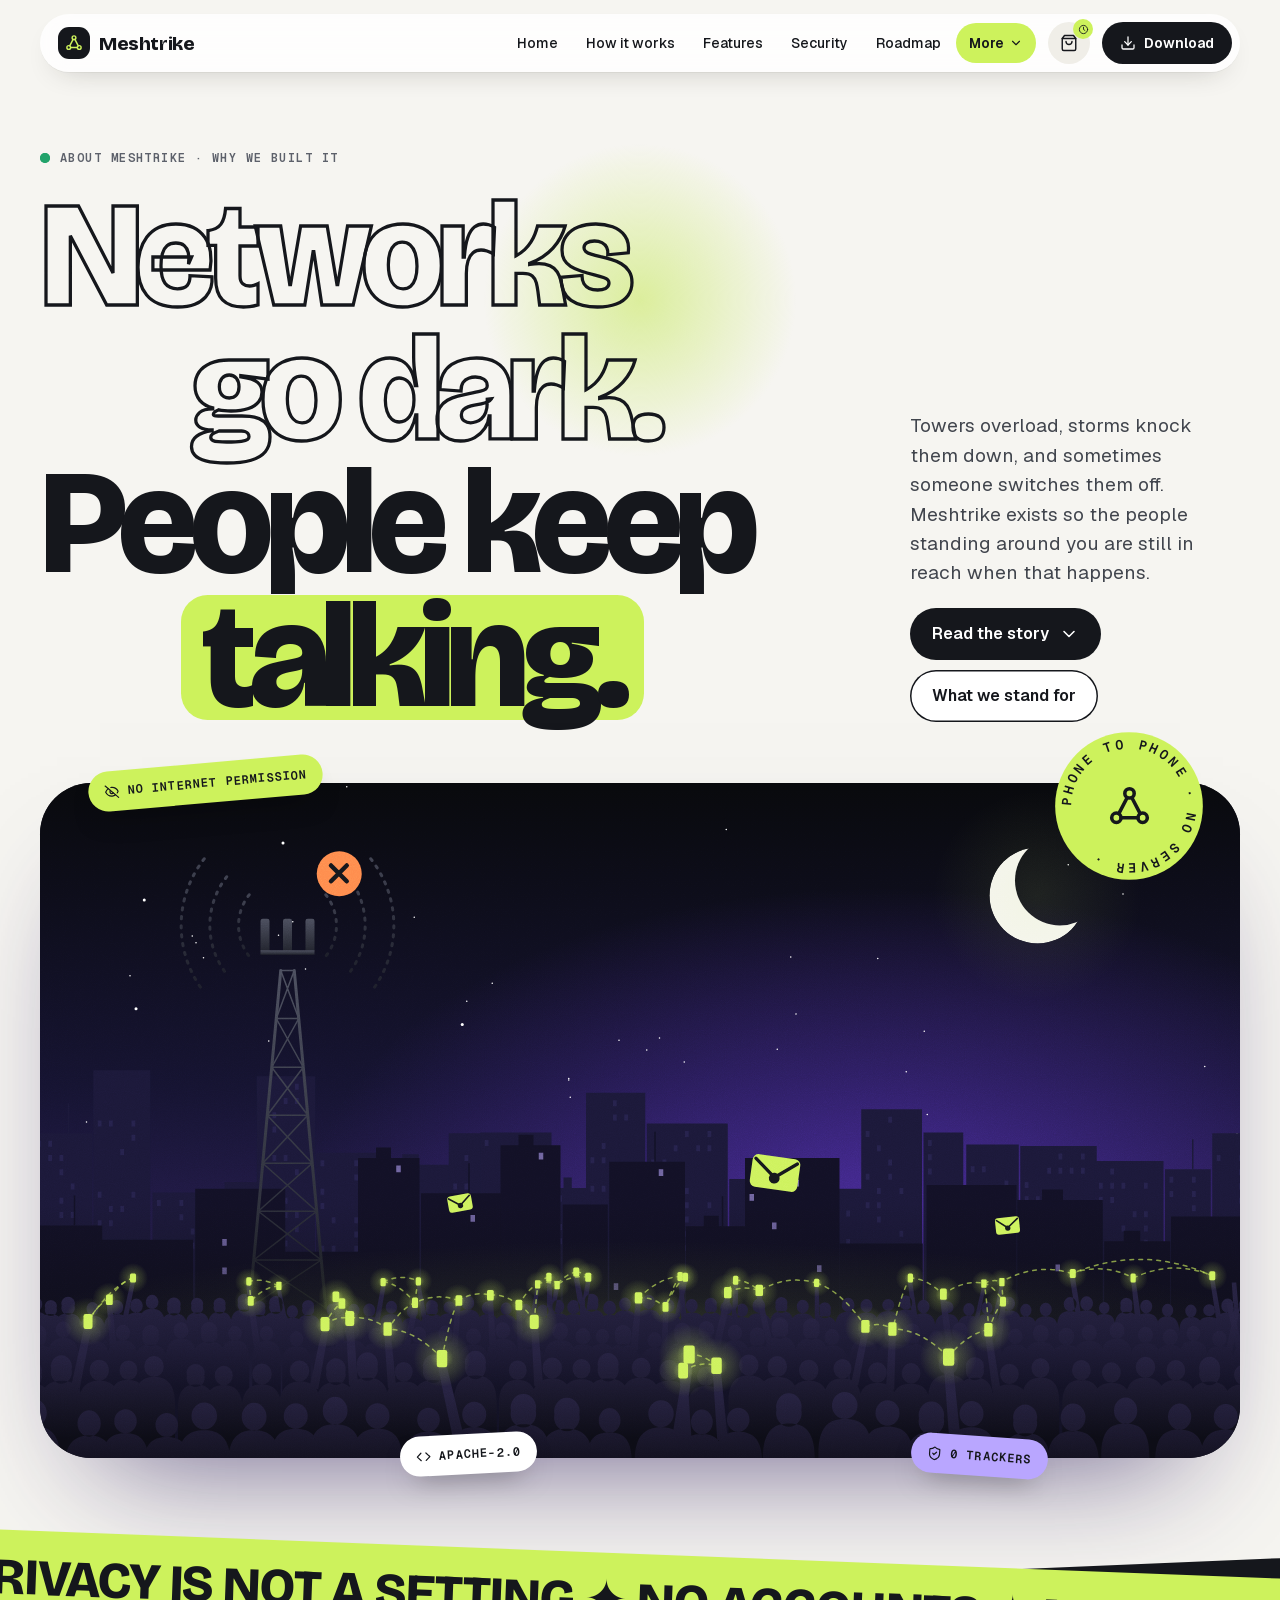
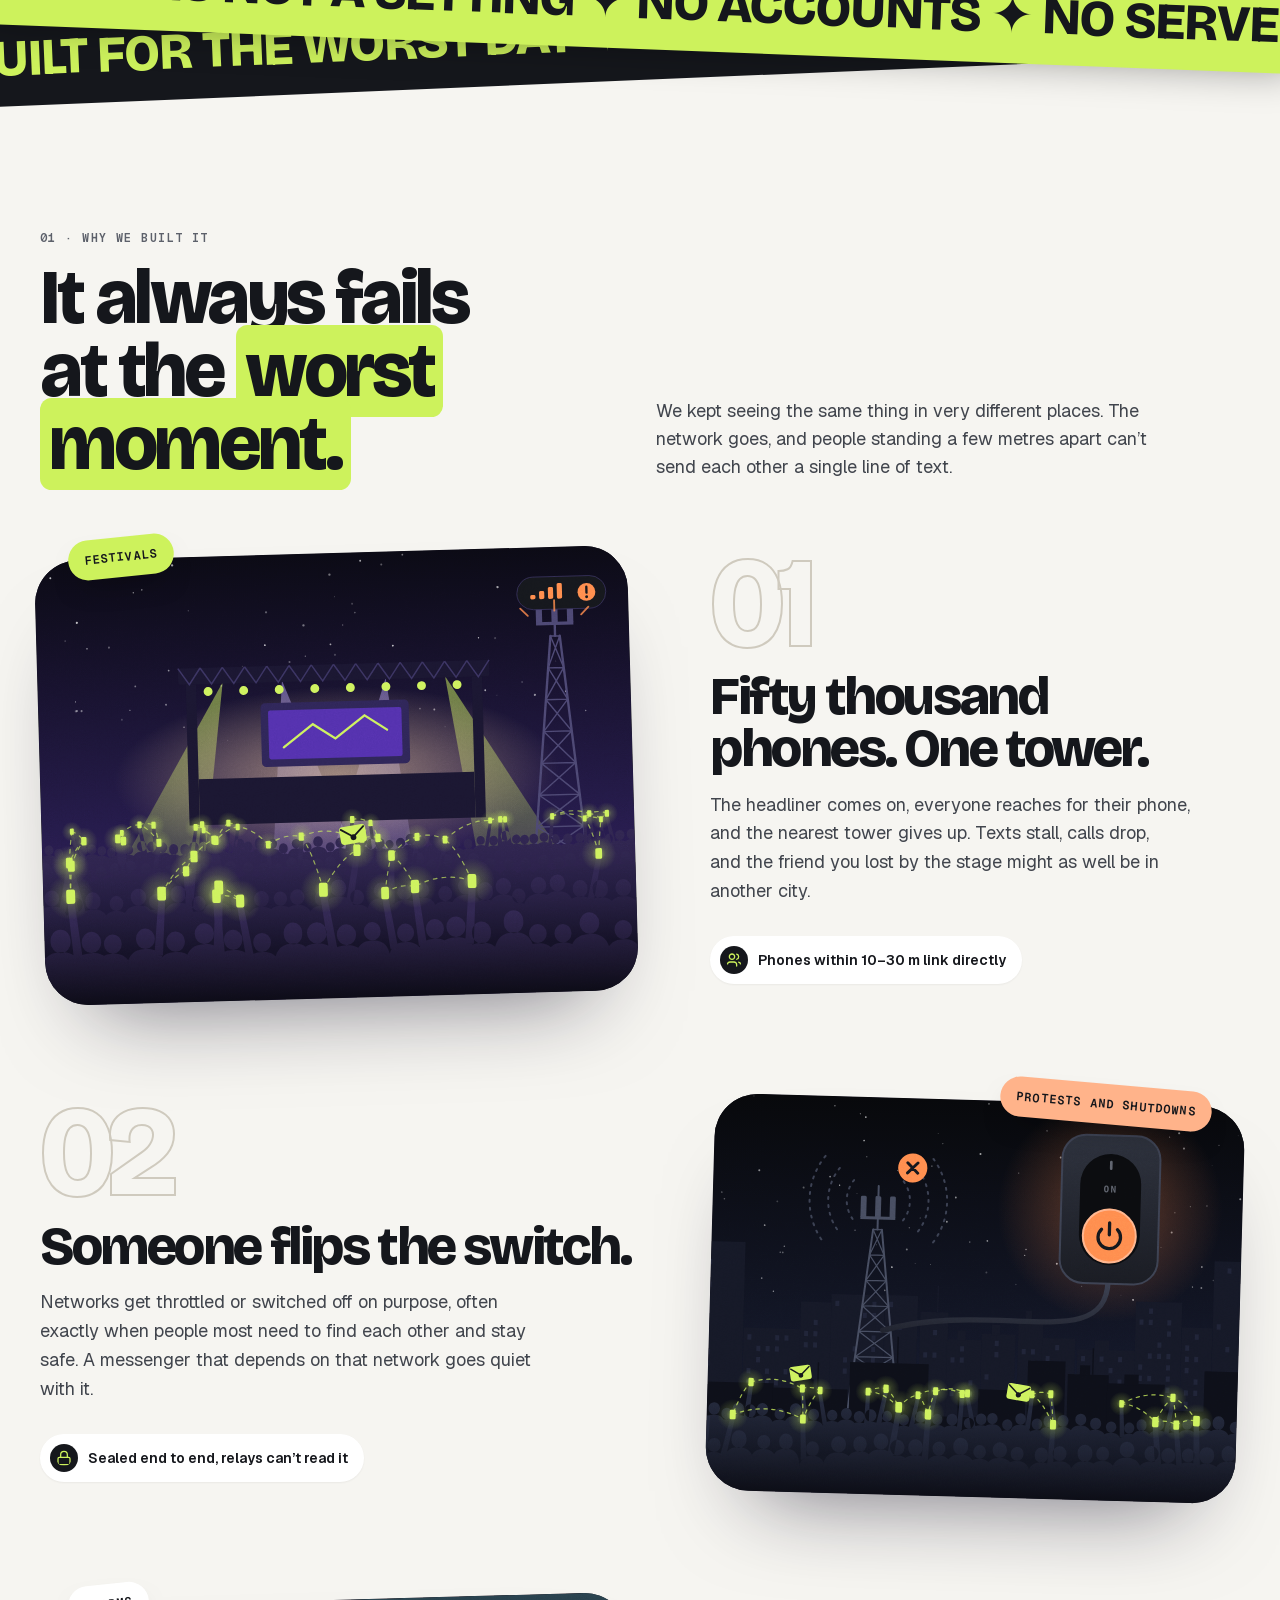
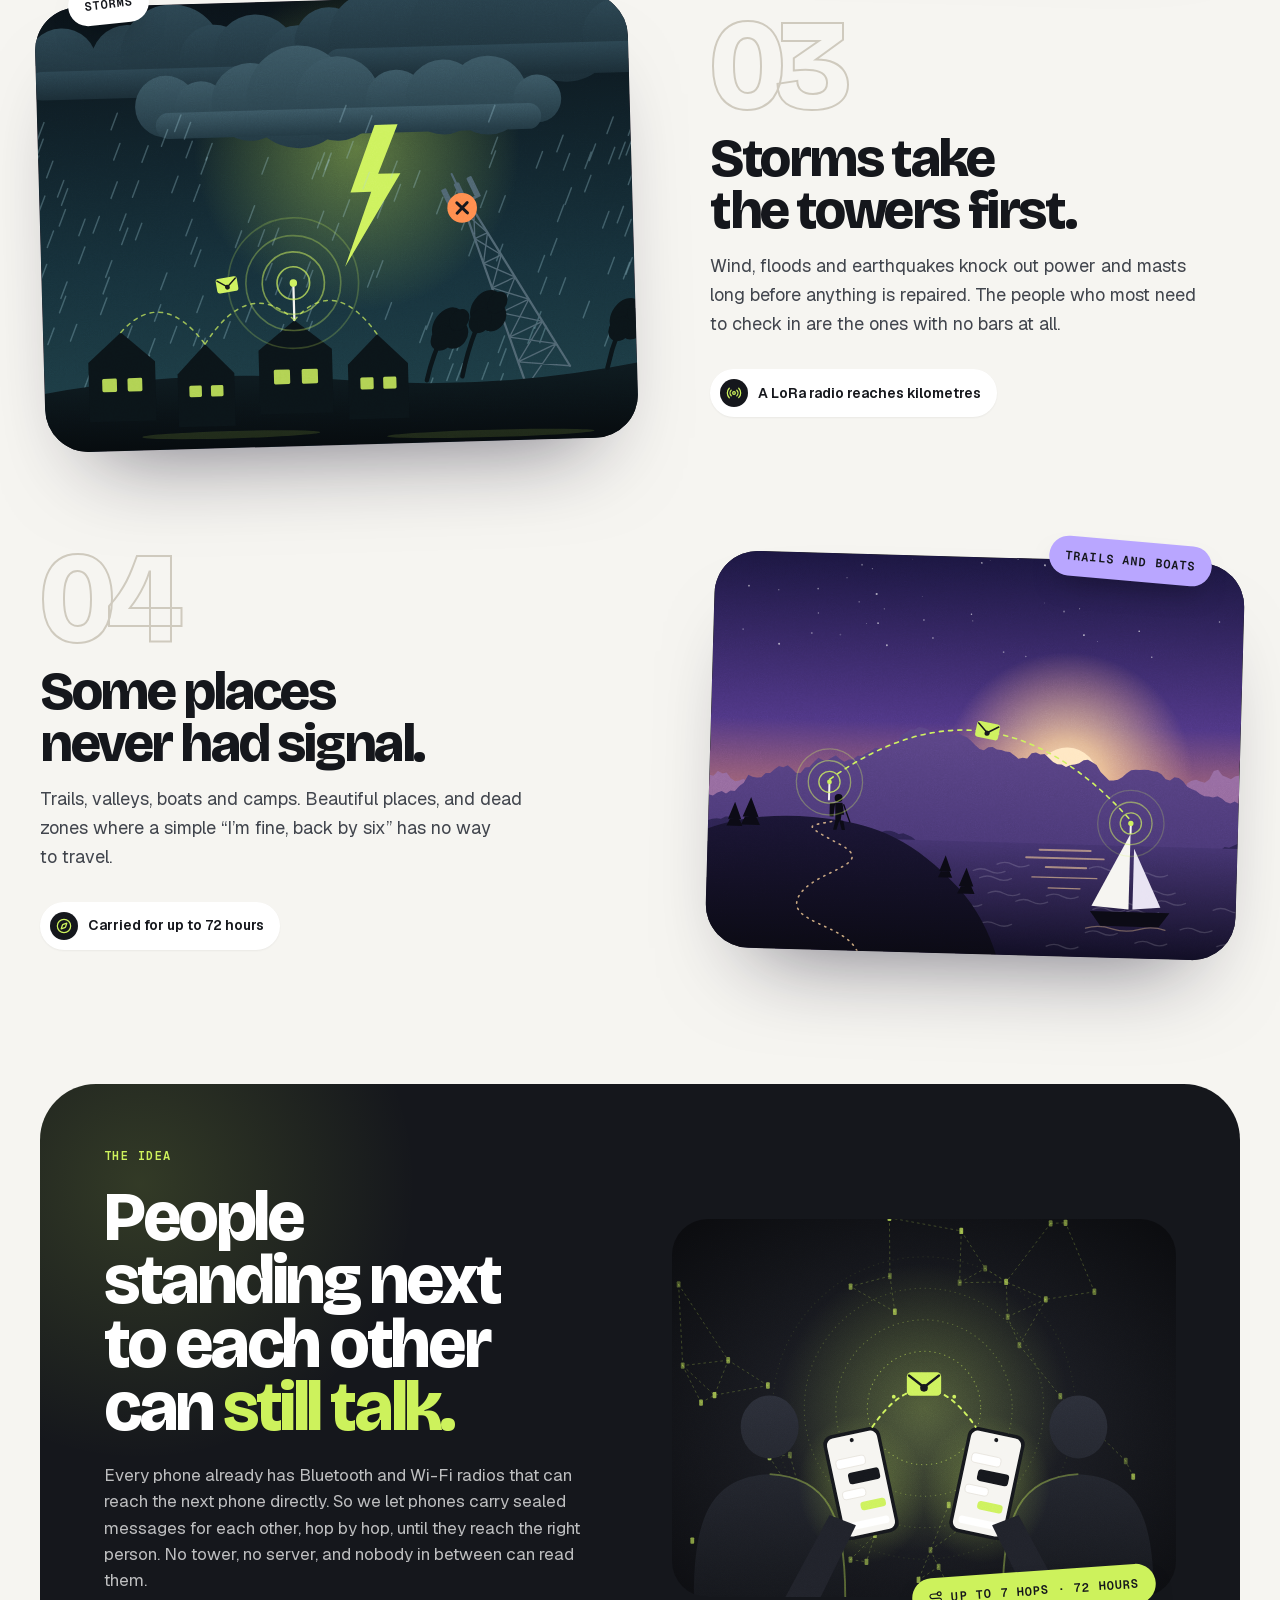
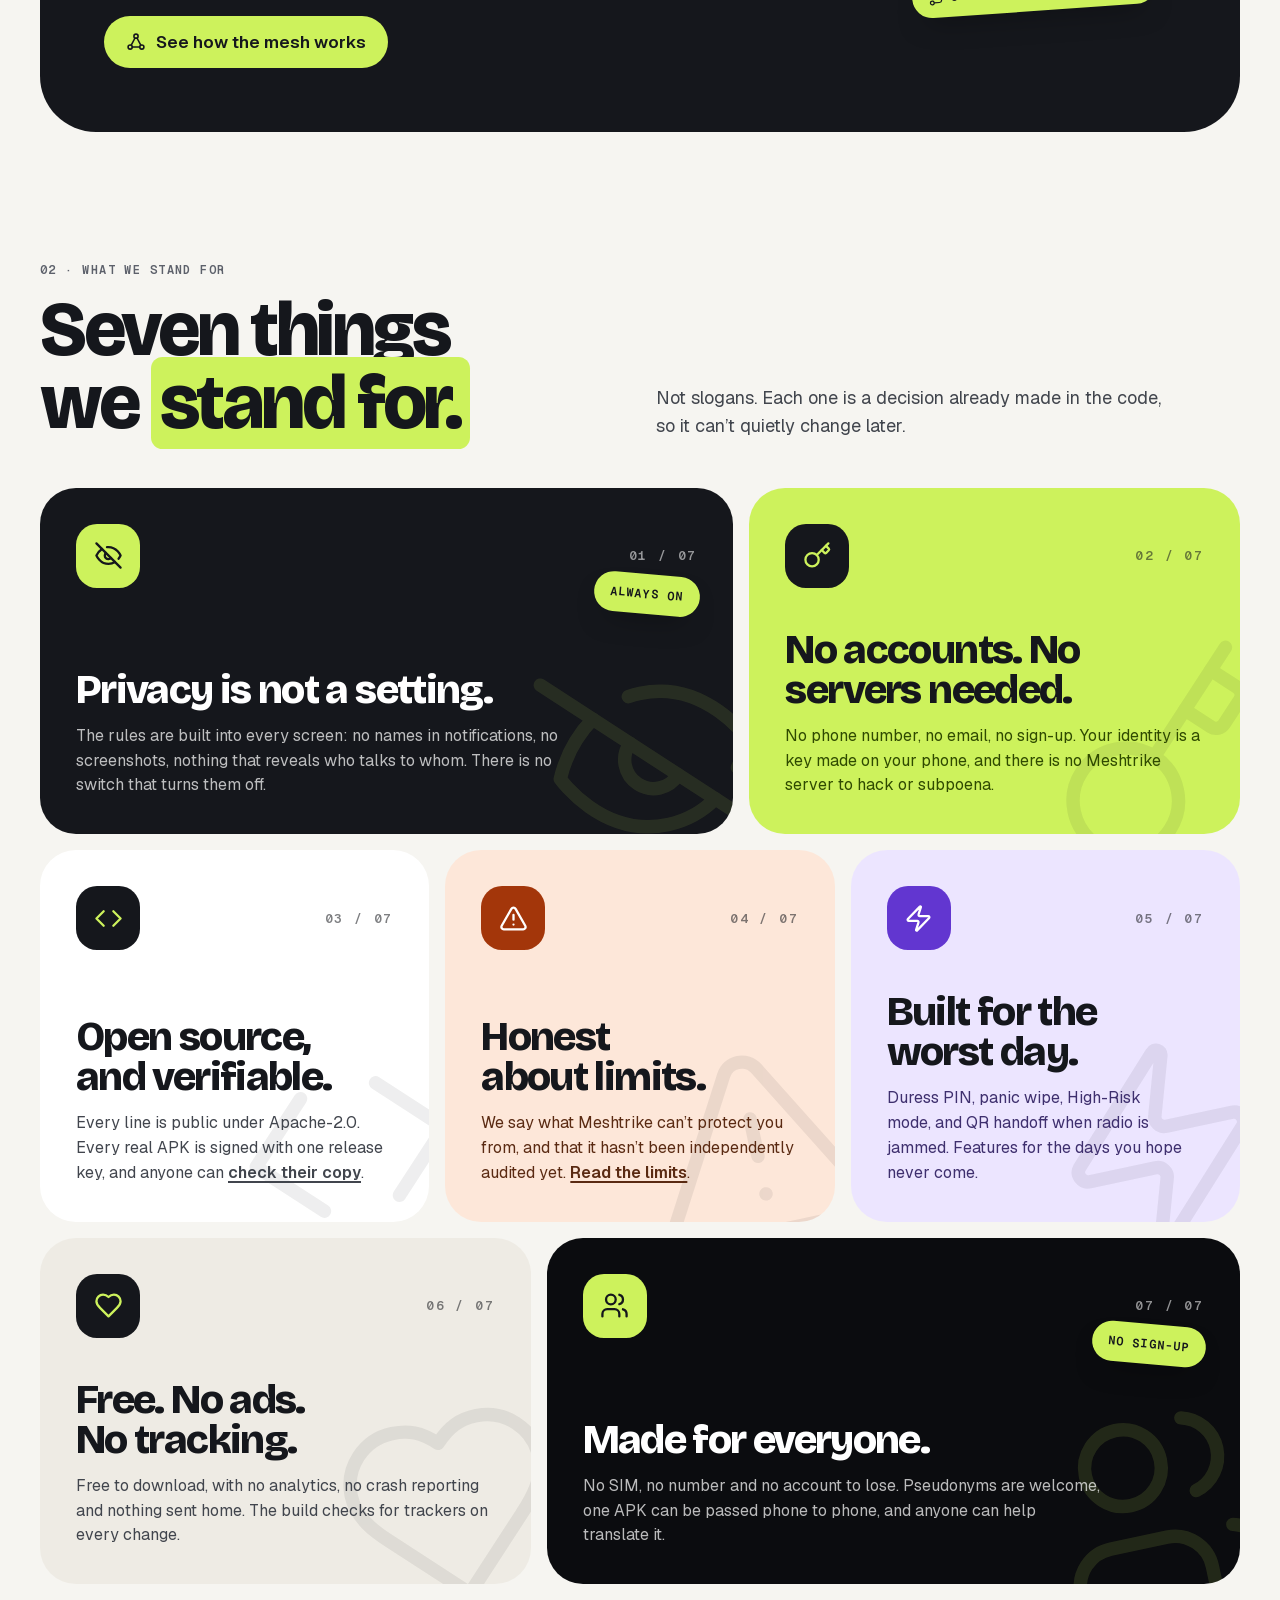
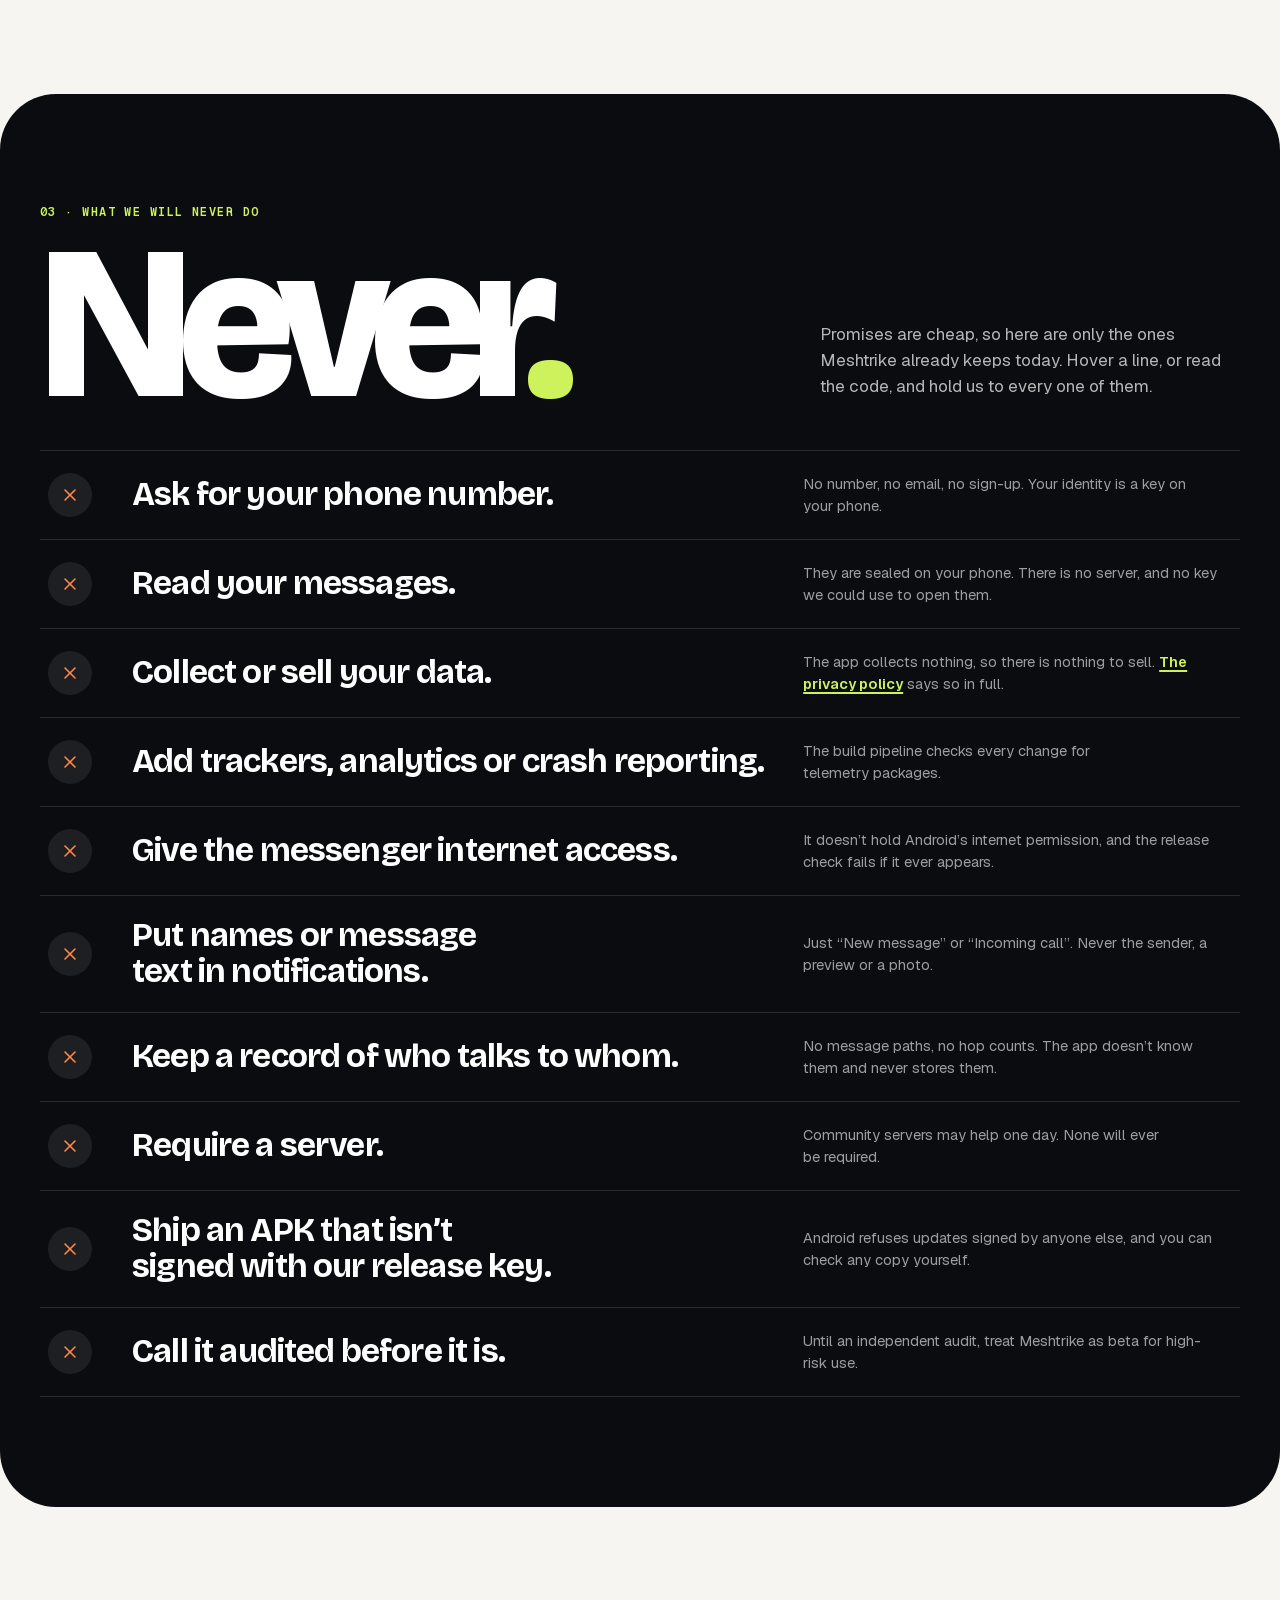
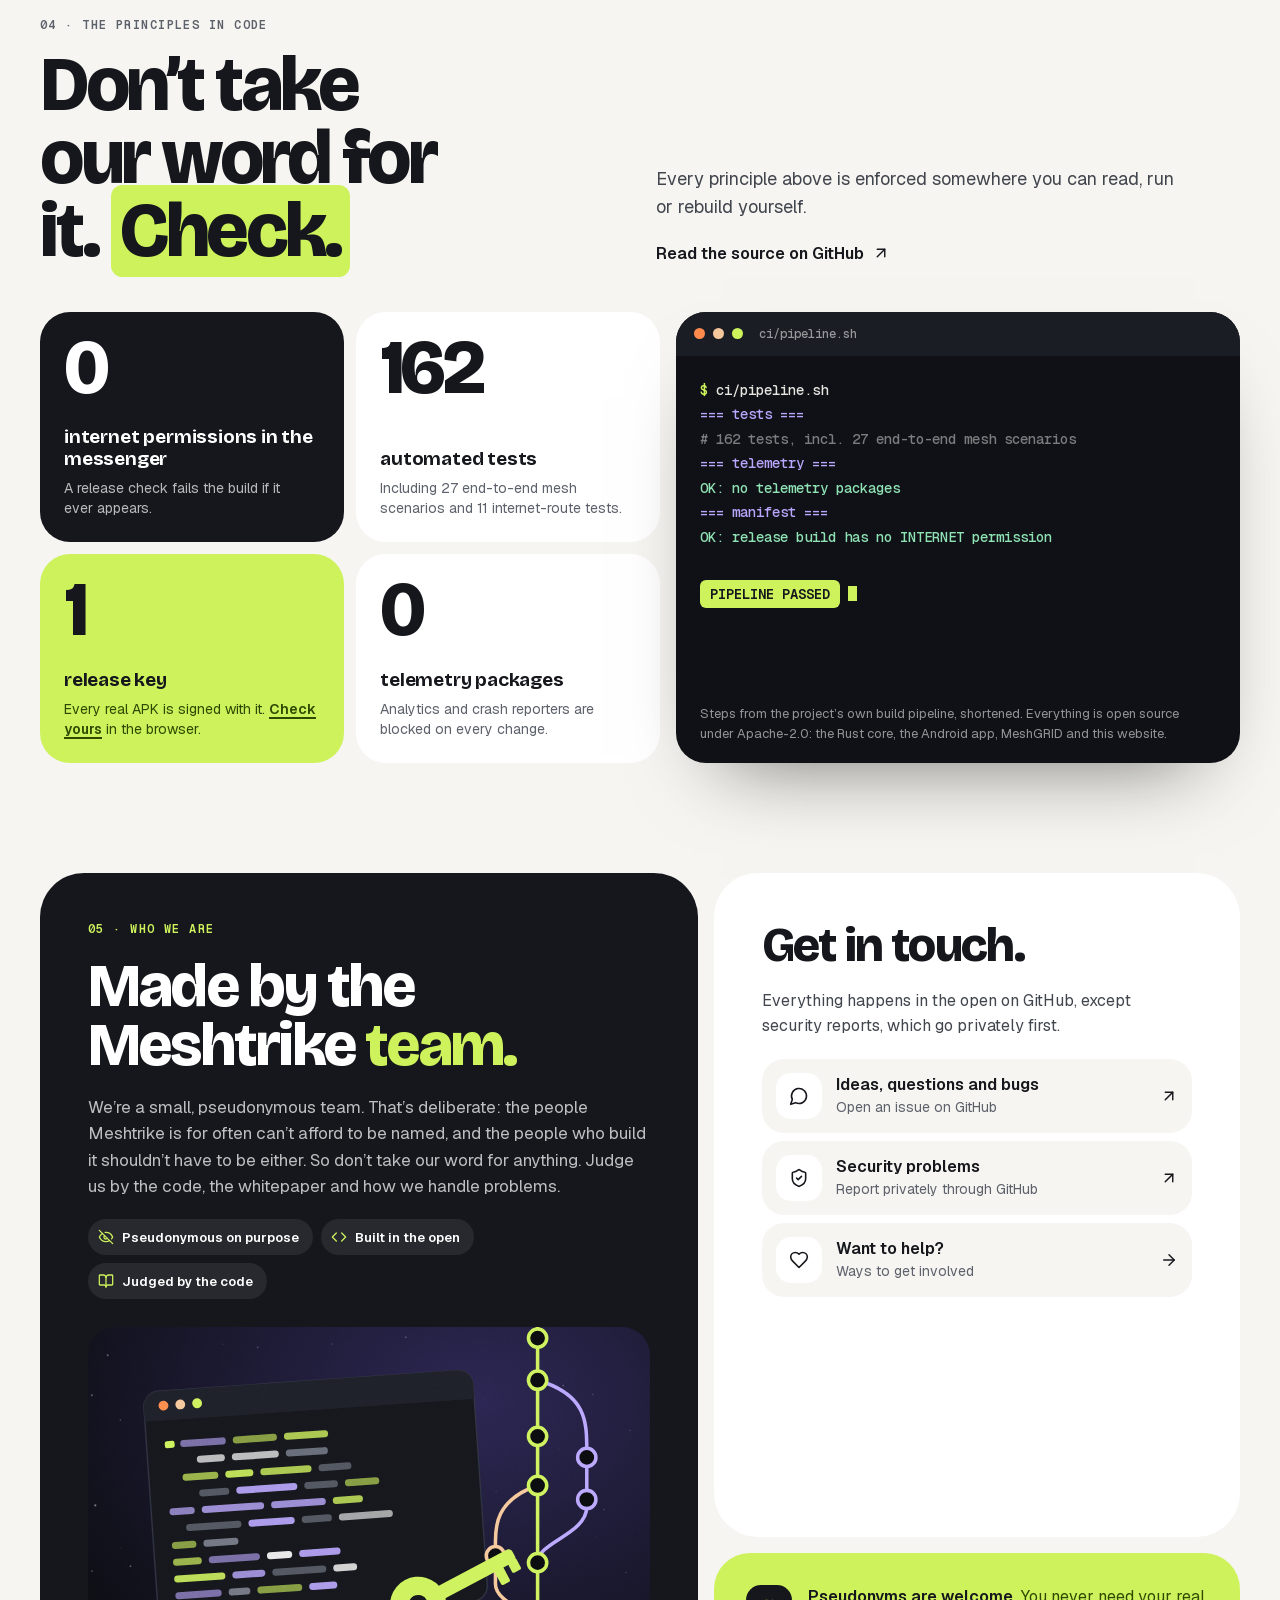
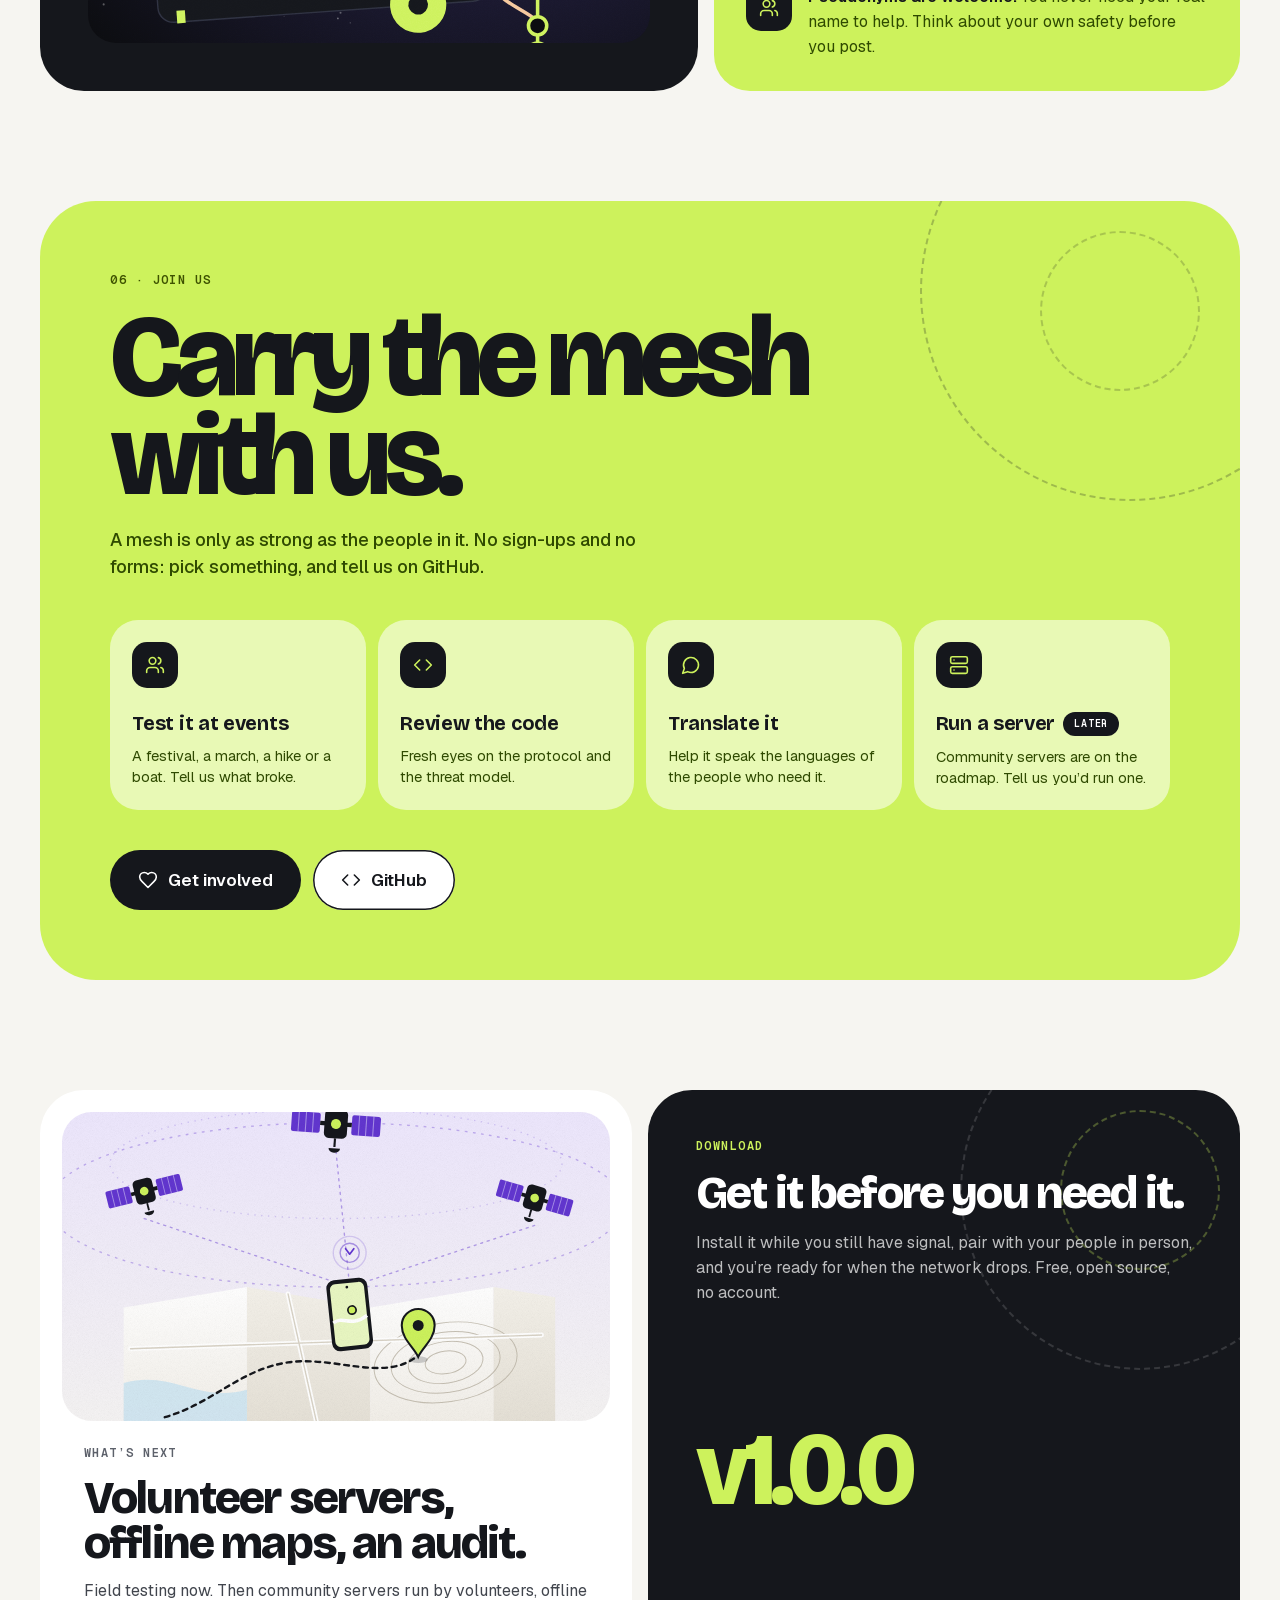
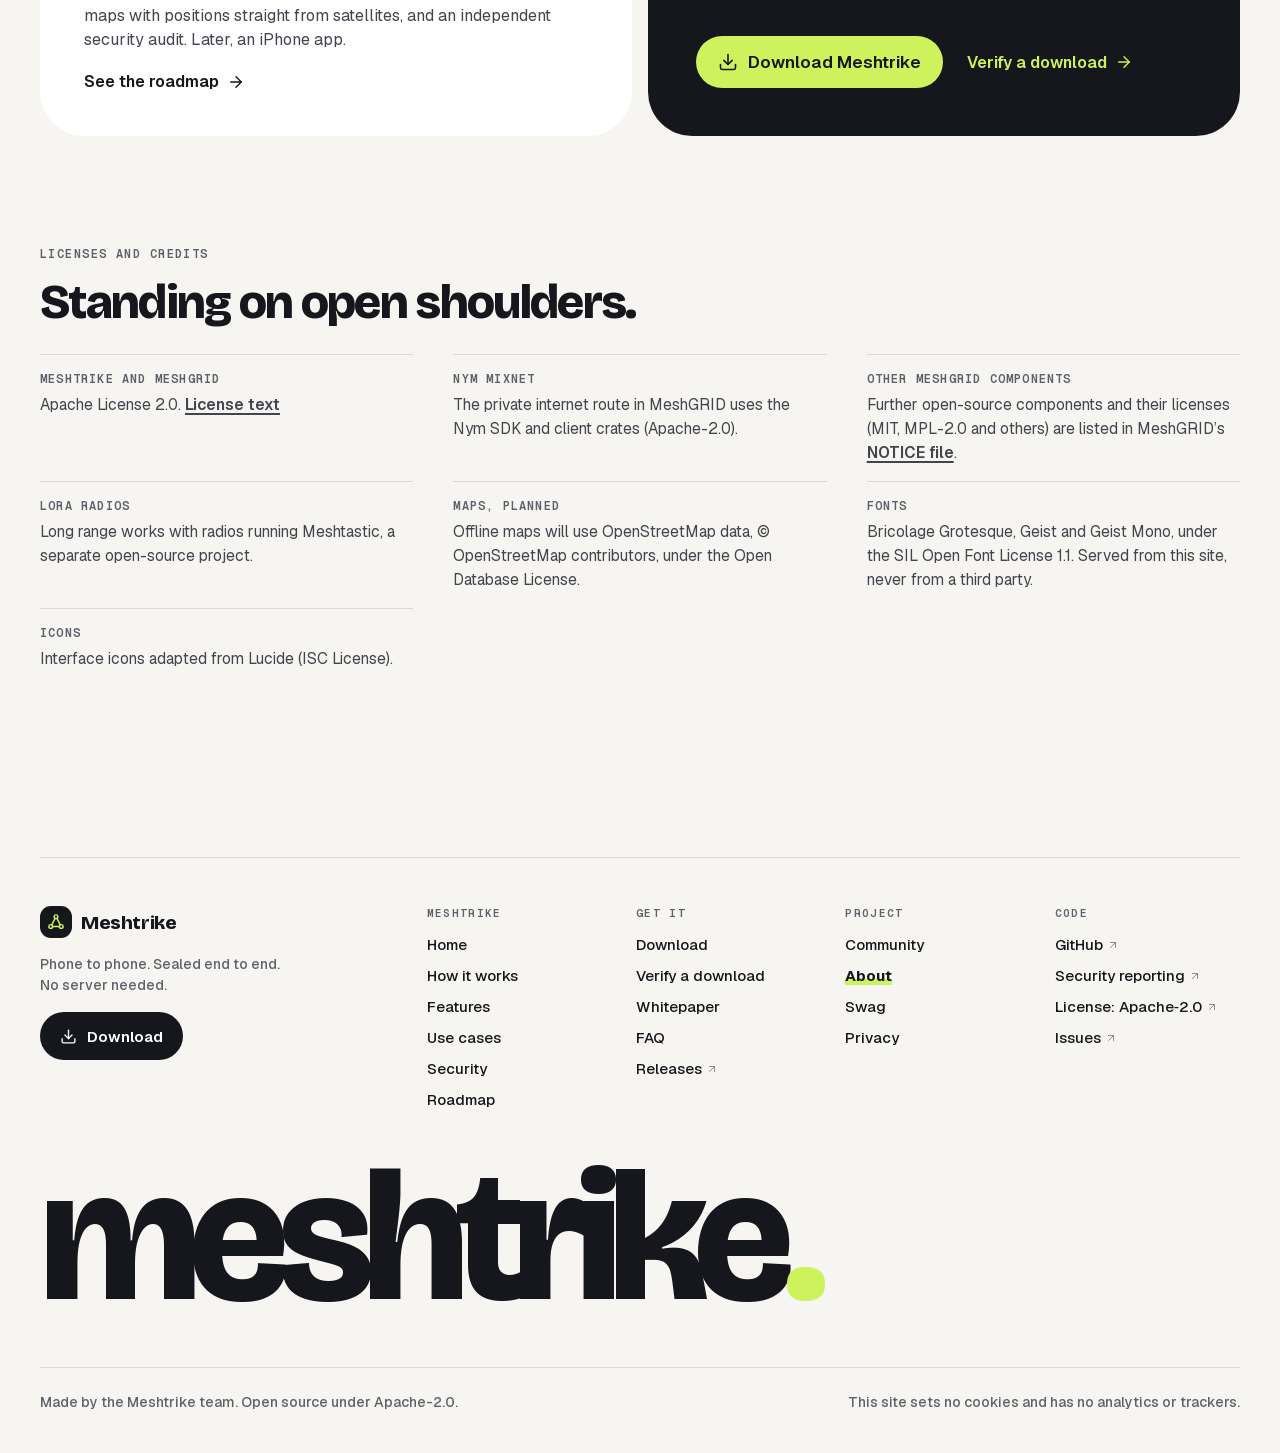
<file: about.html>
<!DOCTYPE html>
<html lang="en">
<head>
<meta charset="utf-8">
<meta name="viewport" content="width=device-width, initial-scale=1">
<title>About · Meshtrike</title>
<meta name="description" content="Why we built Meshtrike, what we stand for and what we will never do. An offline, end-to-end encrypted mesh messenger, made in the open by the Meshtrike team.">
<link rel="canonical" href="https://meshtrike0.github.io/about.html">
<meta name="theme-color" content="#F6F5F1">
<meta name="referrer" content="no-referrer">
<!-- Everything is served from this folder: no analytics, no trackers, no third-party requests. -->
<meta http-equiv="Content-Security-Policy" content="default-src 'self'; img-src 'self' data:; style-src 'self' 'unsafe-inline'; script-src 'self'; font-src 'self'; connect-src 'none'; object-src 'none'; base-uri 'self'; form-action 'none'">
<meta property="og:title" content="About · Meshtrike">
<meta property="og:description" content="Why we built Meshtrike, what we stand for and what we will never do. An offline, end-to-end encrypted mesh messenger, made in the open by the Meshtrike team.">
<meta property="og:type" content="website">
<meta property="og:url" content="https://meshtrike0.github.io/about.html">
<link rel="icon" href="favicon.svg" type="image/svg+xml">
<link rel="preload" href="fonts/bricolage-grotesque-latin.woff2" as="font" type="font/woff2" crossorigin>
<link rel="preload" href="fonts/geist-latin.woff2" as="font" type="font/woff2" crossorigin>
<link rel="stylesheet" href="css/fonts.css">
<link rel="stylesheet" href="css/style.css">
<script src="js/config.js"></script>
<script src="js/main.js" defer></script>
<noscript><style>.qa__a{grid-template-rows:1fr!important;visibility:visible!important}.panel[hidden]{display:flex!important}.tabs{display:none}</style></noscript>
</head>
<body class="pg-about">
<svg xmlns="http://www.w3.org/2000/svg" style="position:absolute;width:0;height:0;overflow:hidden" aria-hidden="true" focusable="false">
  <symbol id="i-mesh" viewBox="0 0 24 24"><circle cx="12" cy="5" r="2.5"/><circle cx="5" cy="18" r="2.5"/><circle cx="19" cy="18" r="2.5"/><path d="M10.8 7.2 6.3 15.8"/><path d="M13.2 7.2l4.5 8.6"/><path d="M7.5 18h9"/></symbol>
  <symbol id="i-download" viewBox="0 0 24 24"><path d="M12 15V3"/><path d="M21 15v4a2 2 0 0 1-2 2H5a2 2 0 0 1-2-2v-4"/><path d="m7 10 5 5 5-5"/></symbol>
  <symbol id="i-bag" viewBox="0 0 24 24"><path d="M6 2 3 6v14a2 2 0 0 0 2 2h14a2 2 0 0 0 2-2V6l-3-4Z"/><path d="M3 6h18"/><path d="M16 10a4 4 0 0 1-8 0"/></symbol>
  <symbol id="i-clock" viewBox="0 0 24 24"><circle cx="12" cy="12" r="9"/><path d="M12 7v5l3 2"/></symbol>
  <symbol id="i-shieldOk" viewBox="0 0 24 24"><path d="M20 13c0 5-3.5 7.5-7.66 8.95a1 1 0 0 1-.67-.01C7.5 20.5 4 18 4 13V6a1 1 0 0 1 1-1c2 0 4.5-1.2 6.24-2.72a1.17 1.17 0 0 1 1.52 0C14.51 3.81 17 5 19 5a1 1 0 0 1 1 1z"/><path d="m9 12 2 2 4-4"/></symbol>
  <symbol id="i-chat" viewBox="0 0 24 24"><path d="M7.9 20A9 9 0 1 0 4 16.1L2 22Z"/></symbol>
  <symbol id="i-x" viewBox="0 0 24 24"><path d="M18 6 6 18"/><path d="m6 6 12 12"/></symbol>
  <symbol id="i-right" viewBox="0 0 24 24"><path d="m9 18 6-6-6-6"/></symbol>
  <symbol id="i-alert" viewBox="0 0 24 24"><path d="m21.73 18-8-14a2 2 0 0 0-3.48 0l-8 14A2 2 0 0 0 4 21h16a2 2 0 0 0 1.73-3"/><path d="M12 9v4"/><path d="M12 17h.01"/></symbol>
  <symbol id="i-users" viewBox="0 0 24 24"><path d="M16 21v-2a4 4 0 0 0-4-4H6a4 4 0 0 0-4 4v2"/><circle cx="9" cy="7" r="4"/><path d="M22 21v-2a4 4 0 0 0-3-3.87"/><path d="M16 3.13a4 4 0 0 1 0 7.75"/></symbol>
  <symbol id="i-eyeOff" viewBox="0 0 24 24"><path d="M10.73 5.08A10.43 10.43 0 0 1 12 5c7 0 10 7 10 7a13.16 13.16 0 0 1-1.67 2.68"/><path d="M6.61 6.61A13.53 13.53 0 0 0 2 12s3 7 10 7a9.74 9.74 0 0 0 5.39-1.61"/><path d="m2 2 20 20"/><path d="M9.88 9.88a3 3 0 1 0 4.24 4.24"/></symbol>
  <symbol id="i-down" viewBox="0 0 24 24"><path d="m6 9 6 6 6-6"/></symbol>
  <symbol id="i-menu" viewBox="0 0 24 24"><path d="M4 7h16"/><path d="M4 12h16"/><path d="M4 17h16"/></symbol>
  <symbol id="i-arrow" viewBox="0 0 24 24"><path d="M5 12h14"/><path d="m12 5 7 7-7 7"/></symbol>
  <symbol id="i-ext" viewBox="0 0 24 24"><path d="M7 7h10v10"/><path d="M7 17 17 7"/></symbol>
  <symbol id="i-server" viewBox="0 0 24 24"><rect width="20" height="8" x="2" y="2" rx="2"/><rect width="20" height="8" x="2" y="14" rx="2"/><path d="M6 6h.01"/><path d="M6 18h.01"/></symbol>
  <symbol id="i-code" viewBox="0 0 24 24"><path d="m16 18 6-6-6-6"/><path d="m8 6-6 6 6 6"/></symbol>
  <symbol id="i-book" viewBox="0 0 24 24"><path d="M12 7v14"/><path d="M3 18a1 1 0 0 1-1-1V4a1 1 0 0 1 1-1h5a4 4 0 0 1 4 4 4 4 0 0 1 4-4h5a1 1 0 0 1 1 1v13a1 1 0 0 1-1 1h-6a3 3 0 0 0-3 3 3 3 0 0 0-3-3z"/></symbol>
  <symbol id="i-info" viewBox="0 0 24 24"><circle cx="12" cy="12" r="10"/><path d="M12 16v-4"/><path d="M12 8h.01"/></symbol>
  <symbol id="i-help" viewBox="0 0 24 24"><circle cx="12" cy="12" r="10"/><path d="M9.09 9a3 3 0 0 1 5.83 1c0 2-3 3-3 3"/><path d="M12 17h.01"/></symbol>
  <symbol id="i-heart" viewBox="0 0 24 24"><path d="M19 14c1.49-1.46 3-3.21 3-5.5A5.5 5.5 0 0 0 16.5 3c-1.76 0-3 .5-4.5 2-1.5-1.5-2.74-2-4.5-2A5.5 5.5 0 0 0 2 8.5c0 2.3 1.5 4.05 3 5.5l7 7Z"/></symbol>
  <symbol id="i-route" viewBox="0 0 24 24"><circle cx="6" cy="19" r="3"/><path d="M9 19h8.5a3.5 3.5 0 0 0 0-7h-11a3.5 3.5 0 0 1 0-7H15"/><circle cx="18" cy="5" r="3"/></symbol>
  <symbol id="i-lock" viewBox="0 0 24 24"><rect x="3" y="11" width="18" height="11" rx="2"/><path d="M7 11V7a5 5 0 0 1 10 0v4"/></symbol>
  <symbol id="i-radio" viewBox="0 0 24 24"><path d="M4.9 19.1C1 15.2 1 8.8 4.9 4.9"/><path d="M7.8 16.2c-2.3-2.3-2.3-6.1 0-8.5"/><circle cx="12" cy="12" r="2"/><path d="M16.2 7.8c2.3 2.3 2.3 6.1 0 8.5"/><path d="M19.1 4.9C23 8.8 23 15.1 19.1 19"/></symbol>
  <symbol id="i-compass" viewBox="0 0 24 24"><circle cx="12" cy="12" r="10"/><path d="m16.24 7.76-1.804 5.411a2 2 0 0 1-1.265 1.265L7.76 16.24l1.804-5.411a2 2 0 0 1 1.265-1.265z"/></symbol>
  <symbol id="i-key" viewBox="0 0 24 24"><path d="m15.5 7.5 2.3 2.3a1 1 0 0 0 1.4 0l2.1-2.1a1 1 0 0 0 0-1.4L19 4"/><path d="m21 2-9.6 9.6"/><circle cx="7.5" cy="15.5" r="5.5"/></symbol>
  <symbol id="i-zap" viewBox="0 0 24 24"><path d="M4 14a1 1 0 0 1-.78-1.63l9.9-10.2a.5.5 0 0 1 .86.46l-1.92 6.02A1 1 0 0 0 13 10h7a1 1 0 0 1 .78 1.63l-9.9 10.2a.5.5 0 0 1-.86-.46l1.92-6.02A1 1 0 0 0 11 14z"/></symbol>
</svg>
<a class="skip" href="#main">Skip to content</a>
<div class="page">
<div class="blob" aria-hidden="true"></div>

<header class="hdr">
  <nav class="nav" aria-label="Main">
    <a class="logo" href="index.html"><span class="logo__mark"><svg class="i" aria-hidden="true" focusable="false"><use href="#i-mesh"/></svg></span>Meshtrike</a>
    <div class="nav__spacer"></div>
    <ul class="nav__links">
      <li><a href="index.html">Home</a></li>
      <li><a href="how-it-works.html">How it works</a></li>
      <li><a href="features.html">Features</a></li>
      <li><a href="security.html">Security</a></li>
      <li><a href="roadmap.html">Roadmap</a></li>
      <li class="more" data-dd>
        <details>
          <summary class="more__btn is-current">More<svg class="i more__chev" aria-hidden="true" focusable="false"><use href="#i-down"/></svg></summary>
          <ul class="more__menu">
          <li><a href="use-cases.html"><span class="more__ic"><svg class="i" aria-hidden="true" focusable="false"><use href="#i-users"/></svg></span><span class="more__txt"><span class="more__t">Use cases</span><span class="more__d">Festivals, protests, outages</span></span></a></li>
          <li><a href="faq.html"><span class="more__ic"><svg class="i" aria-hidden="true" focusable="false"><use href="#i-help"/></svg></span><span class="more__txt"><span class="more__t">FAQ</span><span class="more__d">Fair questions, straight answers</span></span></a></li>
          <li><a href="community.html"><span class="more__ic"><svg class="i" aria-hidden="true" focusable="false"><use href="#i-heart"/></svg></span><span class="more__txt"><span class="more__t">Community</span><span class="more__d">Test, translate, run a server</span></span></a></li>
          <li><a href="swag.html"><span class="more__ic"><svg class="i" aria-hidden="true" focusable="false"><use href="#i-bag"/></svg></span><span class="more__txt"><span class="more__t">Swag</span><span class="more__d">Wear the mesh · coming soon</span></span></a></li>
          <li><a href="about.html" aria-current="page"><span class="more__ic"><svg class="i" aria-hidden="true" focusable="false"><use href="#i-info"/></svg></span><span class="more__txt"><span class="more__t">About</span><span class="more__d">Why Meshtrike exists</span></span></a></li>
          <li><a href="whitepaper.html"><span class="more__ic"><svg class="i" aria-hidden="true" focusable="false"><use href="#i-book"/></svg></span><span class="more__txt"><span class="more__t">Whitepaper</span><span class="more__d">The design, in depth</span></span></a></li>
          <li><a href="verify.html"><span class="more__ic"><svg class="i" aria-hidden="true" focusable="false"><use href="#i-shieldOk"/></svg></span><span class="more__txt"><span class="more__t">Verify</span><span class="more__d">Check that your APK is real</span></span></a></li>
          </ul>
        </details>
      </li>
    </ul>
    <a class="cart-btn" href="swag.html" aria-label="Swag shop: coming soon" aria-haspopup="dialog" data-open-soon><svg class="i" aria-hidden="true" focusable="false"><use href="#i-bag"/></svg><span class="cart-btn__soon" aria-hidden="true"><svg class="i" aria-hidden="true" focusable="false"><use href="#i-clock"/></svg></span></a>
    <a class="nav__dl" href="download.html"><svg class="i" aria-hidden="true" focusable="false"><use href="#i-download"/></svg><span>Download</span></a>
    <details class="menu" data-dd>
      <summary class="menu__btn" aria-label="Menu"><svg class="i menu__open" aria-hidden="true" focusable="false"><use href="#i-menu"/></svg><svg class="i menu__close" aria-hidden="true" focusable="false"><use href="#i-x"/></svg></summary>
      <div class="menu__panel">
        <ul class="menu__main">
          <li><a href="index.html">Home</a></li>
          <li><a href="how-it-works.html">How it works</a></li>
          <li><a href="features.html">Features</a></li>
          <li><a href="security.html">Security</a></li>
          <li><a href="roadmap.html">Roadmap</a></li>
        </ul>
        <p class="menu__label">MORE</p>
        <ul class="menu__more">
          <li><a href="use-cases.html"><span class="menu__ic"><svg class="i" aria-hidden="true" focusable="false"><use href="#i-users"/></svg></span>Use cases</a></li>
          <li><a href="faq.html"><span class="menu__ic"><svg class="i" aria-hidden="true" focusable="false"><use href="#i-help"/></svg></span>FAQ</a></li>
          <li><a href="community.html"><span class="menu__ic"><svg class="i" aria-hidden="true" focusable="false"><use href="#i-heart"/></svg></span>Community</a></li>
          <li><a href="swag.html"><span class="menu__ic"><svg class="i" aria-hidden="true" focusable="false"><use href="#i-bag"/></svg></span>Swag</a></li>
          <li><a href="about.html" aria-current="page"><span class="menu__ic"><svg class="i" aria-hidden="true" focusable="false"><use href="#i-info"/></svg></span>About</a></li>
          <li><a href="whitepaper.html"><span class="menu__ic"><svg class="i" aria-hidden="true" focusable="false"><use href="#i-book"/></svg></span>Whitepaper</a></li>
          <li><a href="verify.html"><span class="menu__ic"><svg class="i" aria-hidden="true" focusable="false"><use href="#i-shieldOk"/></svg></span>Verify</a></li>
        </ul>
        <a class="btn btn--ink menu__dl" href="download.html"><svg class="i" aria-hidden="true" focusable="false"><use href="#i-download"/></svg>Download Meshtrike</a>
      </div>
    </details>
  </nav>
</header>

<main id="main">
<section class="sec abh" aria-labelledby="page-title">
  <div class="wrap abh__inner">
    <div class="abh__top">
      <p class="eyebrow abh__eye"><span class="live" aria-hidden="true"></span>ABOUT MESHTRIKE · WHY WE BUILT IT</p>
      <h1 class="abh__h" id="page-title">
        <span class="h1__line"><span class="h1__in" style="animation-delay:.1s">Networks</span></span>
        <span class="h1__line"><span class="h1__in" style="animation-delay:.22s">go dark.</span></span>
        <span class="h1__line"><span class="h1__in" style="animation-delay:.34s">People keep</span></span>
        <span class="h1__line"><span class="h1__in h1__in--hl" style="animation-delay:.46s">talking.</span></span>
      </h1>
      <div class="abh__side">
        <p class="abh__lead">Towers overload, storms knock them down, and sometimes someone switches them off. Meshtrike exists so the people standing around you are still in reach when that happens.</p>
        <div class="abh__ctas">
          <a class="btn btn--ink" href="#story" data-magnet>Read the story<svg class="i" aria-hidden="true" focusable="false"><use href="#i-down"/></svg></a>
          <a class="btn btn--line" href="#values" data-magnet>What we stand for</a>
        </div>
      </div>
    </div>
    <figure class="abh__art">
      <span class="abh__frame"><img src="img/about-hero.svg" width="1600" height="900" alt="Illustration: a city at night under a dead cell tower marked with a cross. Below, a crowd holds up phones that link to each other in a glowing mesh, passing sealed envelopes along."></span>
      <span class="stk stk--lime abh__s1"><svg class="i" aria-hidden="true" focusable="false"><use href="#i-eyeOff"/></svg>No internet permission</span>
      <span class="stk stk--white abh__s3"><svg class="i" aria-hidden="true" focusable="false"><use href="#i-code"/></svg>Apache-2.0</span>
      <span class="stk stk--vio abh__s2"><svg class="i" aria-hidden="true" focusable="false"><use href="#i-shieldOk"/></svg>0 trackers</span>
      <span class="abh__spin" aria-hidden="true"><svg viewBox="0 0 130 130"><defs><path id="abcirc" d="M65 65 m-50 0 a50 50 0 1 1 100 0 a50 50 0 1 1 -100 0"/></defs><circle cx="65" cy="65" r="64" fill="#CDF25C"/><text fill="#15171C"><textPath href="#abcirc">PHONE TO PHONE · NO SERVER · </textPath></text></svg><svg class="i" aria-hidden="true" focusable="false"><use href="#i-mesh"/></svg></span>
    </figure>
  </div>
</section>

<div class="xband" aria-hidden="true">
  <div class="band band--lime">
    <div class="band__track">
      <span>PRIVACY IS NOT A SETTING ✦ NO ACCOUNTS ✦ NO SERVERS NEEDED ✦ OPEN SOURCE ✦ HONEST ABOUT LIMITS ✦ </span>
      <span>PRIVACY IS NOT A SETTING ✦ NO ACCOUNTS ✦ NO SERVERS NEEDED ✦ OPEN SOURCE ✦ HONEST ABOUT LIMITS ✦ </span>
    </div>
  </div>
  <div class="band band--ink">
    <div class="band__track band__track--rev">
      <span>BUILT FOR THE WORST DAY ✦ NO ADS ✦ NO TRACKING ✦ MADE FOR EVERYONE ✦ PEOPLE NEARBY CAN STILL TALK ✦ </span>
      <span>BUILT FOR THE WORST DAY ✦ NO ADS ✦ NO TRACKING ✦ MADE FOR EVERYONE ✦ PEOPLE NEARBY CAN STILL TALK ✦ </span>
    </div>
  </div>
</div>
<section id="story" class="sec story" aria-labelledby="story-title">
  <div class="wrap stack story__inner">
    <div class="split" data-reveal>
      <div class="sec-head">
        <p class="eyebrow">01 · WHY WE BUILT IT</p>
        <h2 class="h2" id="story-title">It always fails at the <span class="hl">worst moment.</span></h2>
      </div>
      <div class="split__aside">
        <p class="lead">We kept seeing the same thing in very different places. The network goes, and people standing a few metres apart can’t send each other a single line of text.</p>
      </div>
    </div>
    <ol class="chapters">
      <li class="chap" data-reveal>
        <figure class="chap__art">
          <span class="chap__frame"><img src="img/ch-festival.svg" width="800" height="600" alt="Illustration: a festival crowd under stage lights holding up phones linked by a glowing mesh, next to a cell tower with an overloaded signal warning." loading="lazy" decoding="async"></span>
          <span class="stk stk--lime chap__stk">FESTIVALS</span>
        </figure>
        <div class="chap__txt">
          <span class="chap__n" aria-hidden="true">01</span>
          <h3 class="chap__t">Fifty thousand phones. One tower.</h3>
          <p class="chap__d">The headliner comes on, everyone reaches for their phone, and the nearest tower gives up. Texts stall, calls drop, and the friend you lost by the stage might as well be in another city.</p>
          <p class="chap__fact"><svg class="i" aria-hidden="true" focusable="false"><use href="#i-users"/></svg>Phones within 10–30 m link directly</p>
        </div>
      </li>
      <li class="chap" data-reveal>
        <figure class="chap__art">
          <span class="chap__frame"><img src="img/ch-shutdown.svg" width="800" height="600" alt="Illustration: a giant power switch turned off above a dark city and a dead cell tower, while people in the street below stay linked phone to phone." loading="lazy" decoding="async"></span>
          <span class="stk stk--orange chap__stk">PROTESTS AND SHUTDOWNS</span>
        </figure>
        <div class="chap__txt">
          <span class="chap__n" aria-hidden="true">02</span>
          <h3 class="chap__t">Someone flips the switch.</h3>
          <p class="chap__d">Networks get throttled or switched off on purpose, often exactly when people most need to find each other and stay safe. A messenger that depends on that network goes quiet with it.</p>
          <p class="chap__fact"><svg class="i" aria-hidden="true" focusable="false"><use href="#i-lock"/></svg>Sealed end to end, relays can’t read it</p>
        </div>
      </li>
      <li class="chap" data-reveal>
        <figure class="chap__art">
          <span class="chap__frame"><img src="img/ch-storm.svg" width="800" height="600" alt="Illustration: a storm with lightning over a small town and a toppled cell tower. A radio antenna on one roof sends signals to the neighbouring houses." loading="lazy" decoding="async"></span>
          <span class="stk stk--white chap__stk">STORMS</span>
        </figure>
        <div class="chap__txt">
          <span class="chap__n" aria-hidden="true">03</span>
          <h3 class="chap__t">Storms take the towers first.</h3>
          <p class="chap__d">Wind, floods and earthquakes knock out power and masts long before anything is repaired. The people who most need to check in are the ones with no bars at all.</p>
          <p class="chap__fact"><svg class="i" aria-hidden="true" focusable="false"><use href="#i-radio"/></svg>A LoRa radio reaches kilometres</p>
        </div>
      </li>
      <li class="chap" data-reveal>
        <figure class="chap__art">
          <span class="chap__frame"><img src="img/ch-offgrid.svg" width="800" height="600" alt="Illustration: a hiker on a hill at sunset and a sailing boat on the water below, linked across the distance by a long-range radio signal carrying a sealed envelope." loading="lazy" decoding="async"></span>
          <span class="stk stk--vio chap__stk">TRAILS AND BOATS</span>
        </figure>
        <div class="chap__txt">
          <span class="chap__n" aria-hidden="true">04</span>
          <h3 class="chap__t">Some places never had signal.</h3>
          <p class="chap__d">Trails, valleys, boats and camps. Beautiful places, and dead zones where a simple “I’m fine, back by six” has no way to travel.</p>
          <p class="chap__fact"><svg class="i" aria-hidden="true" focusable="false"><use href="#i-compass"/></svg>Carried for up to 72 hours</p>
        </div>
      </li>
    </ol>
  </div>
</section>

<section id="idea" class="sec spark" aria-labelledby="idea-title">
  <div class="spark__box dark" data-reveal>
    <div class="spark__copy">
      <p class="eyebrow eyebrow--lime">THE IDEA</p>
      <h2 class="spark__h" id="idea-title">People standing next to each other can <span class="lime">still talk.</span></h2>
      <p class="on-dark spark__d">Every phone already has Bluetooth and Wi-Fi radios that can reach the next phone directly. So we let phones carry sealed messages for each other, hop by hop, until they reach the right person. No tower, no server, and nobody in between can read them.</p>
      <a class="btn btn--lime" href="how-it-works.html" data-magnet><svg class="i" aria-hidden="true" focusable="false"><use href="#i-mesh"/></svg>See how the mesh works</a>
    </div>
    <figure class="spark__art" style="margin:0">
      <img src="img/ch-spark.svg" width="800" height="600" alt="Illustration: two people side by side with their phones held out, a sealed envelope passing between the phones, inside a wider web of connected phones." loading="lazy" decoding="async">
      <span class="stk stk--lime spark__stk"><svg class="i" aria-hidden="true" focusable="false"><use href="#i-route"/></svg>Up to 7 hops · 72 hours</span>
    </figure>
  </div>
</section>
<section id="values" class="sec vals" aria-labelledby="values-title">
  <div class="wrap stack vals__inner">
    <div class="split" data-reveal>
      <div class="sec-head">
        <p class="eyebrow">02 · WHAT WE STAND FOR</p>
        <h2 class="h2" id="values-title">Seven things we <span class="hl">stand for.</span></h2>
      </div>
      <div class="split__aside">
        <p class="lead">Not slogans. Each one is a decision already made in the code, so it can’t quietly change later.</p>
      </div>
    </div>
    <ul class="vgrid">
      <li class="val val--a val--ink" data-reveal>
        <svg class="i val__bg" aria-hidden="true" focusable="false"><use href="#i-eyeOff"/></svg>
        <div class="val__top"><span class="val__ic"><svg class="i" aria-hidden="true" focusable="false"><use href="#i-eyeOff"/></svg></span><span class="val__n">01 / 07</span></div><span class="stk stk--lime val__stk">Always on</span>
        <h3 class="val__t">Privacy is not a setting.</h3>
        <p class="val__d">The rules are built into every screen: no names in notifications, no screenshots, nothing that reveals who talks to whom. There is no switch that turns them off.</p>
      </li>
      <li class="val val--b val--lime" data-reveal>
        <svg class="i val__bg" aria-hidden="true" focusable="false"><use href="#i-key"/></svg>
        <div class="val__top"><span class="val__ic"><svg class="i" aria-hidden="true" focusable="false"><use href="#i-key"/></svg></span><span class="val__n">02 / 07</span></div>
        <h3 class="val__t">No accounts. No servers needed.</h3>
        <p class="val__d">No phone number, no email, no sign-up. Your identity is a key made on your phone, and there is no Meshtrike server to hack or subpoena.</p>
      </li>
      <li class="val val--c " data-reveal>
        <svg class="i val__bg" aria-hidden="true" focusable="false"><use href="#i-code"/></svg>
        <div class="val__top"><span class="val__ic"><svg class="i" aria-hidden="true" focusable="false"><use href="#i-code"/></svg></span><span class="val__n">03 / 07</span></div>
        <h3 class="val__t">Open source, and verifiable.</h3>
        <p class="val__d">Every line is public under Apache-2.0. Every real APK is signed with one release key, and anyone can <a class="inl" href="verify.html">check their copy</a>.</p>
      </li>
      <li class="val val--d val--orange" data-reveal>
        <svg class="i val__bg" aria-hidden="true" focusable="false"><use href="#i-alert"/></svg>
        <div class="val__top"><span class="val__ic"><svg class="i" aria-hidden="true" focusable="false"><use href="#i-alert"/></svg></span><span class="val__n">04 / 07</span></div>
        <h3 class="val__t">Honest about limits.</h3>
        <p class="val__d">We say what Meshtrike can’t protect you from, and that it hasn’t been independently audited yet. <a class="inl" href="security.html#limits">Read the limits</a>.</p>
      </li>
      <li class="val val--e val--vio" data-reveal>
        <svg class="i val__bg" aria-hidden="true" focusable="false"><use href="#i-zap"/></svg>
        <div class="val__top"><span class="val__ic"><svg class="i" aria-hidden="true" focusable="false"><use href="#i-zap"/></svg></span><span class="val__n">05 / 07</span></div>
        <h3 class="val__t">Built for the worst day.</h3>
        <p class="val__d">Duress PIN, panic wipe, High-Risk mode, and QR handoff when radio is jammed. Features for the days you hope never come.</p>
      </li>
      <li class="val val--f val--sand" data-reveal>
        <svg class="i val__bg" aria-hidden="true" focusable="false"><use href="#i-heart"/></svg>
        <div class="val__top"><span class="val__ic"><svg class="i" aria-hidden="true" focusable="false"><use href="#i-heart"/></svg></span><span class="val__n">06 / 07</span></div>
        <h3 class="val__t">Free. No ads. No tracking.</h3>
        <p class="val__d">Free to download, with no analytics, no crash reporting and nothing sent home. The build checks for trackers on every change.</p>
      </li>
      <li class="val val--g val--black" data-reveal>
        <svg class="i val__bg" aria-hidden="true" focusable="false"><use href="#i-users"/></svg>
        <div class="val__top"><span class="val__ic"><svg class="i" aria-hidden="true" focusable="false"><use href="#i-users"/></svg></span><span class="val__n">07 / 07</span></div><span class="stk stk--lime val__stk">No sign-up</span>
        <h3 class="val__t">Made for everyone.</h3>
        <p class="val__d">No SIM, no number and no account to lose. Pseudonyms are welcome, one APK can be passed phone to phone, and anyone can help translate it.</p>
      </li>
    </ul>
  </div>
</section>
<section id="never" class="sec never dark" aria-labelledby="never-title">
  <div class="wrap stack never__inner">
    <div class="never__head" data-reveal>
      <p class="eyebrow eyebrow--lime">03 · WHAT WE WILL NEVER DO</p>
      <h2 class="never__h" id="never-title">Never<span class="lime">.</span></h2>
      <p class="never__lead">Promises are cheap, so here are only the ones Meshtrike already keeps today. Hover a line, or read the code, and hold us to every one of them.</p>
    </div>
    <ol class="nlist">
      <li class="nrow"><span class="nrow__x" aria-hidden="true"><svg class="i" aria-hidden="true" focusable="false"><use href="#i-x"/></svg></span><p class="nrow__t"><span class="sr-only">We will never </span>Ask for your phone number.</p><p class="nrow__d">No number, no email, no sign-up. Your identity is a key on your phone.</p></li>
      <li class="nrow"><span class="nrow__x" aria-hidden="true"><svg class="i" aria-hidden="true" focusable="false"><use href="#i-x"/></svg></span><p class="nrow__t"><span class="sr-only">We will never </span>Read your messages.</p><p class="nrow__d">They are sealed on your phone. There is no server, and no key we could use to open them.</p></li>
      <li class="nrow"><span class="nrow__x" aria-hidden="true"><svg class="i" aria-hidden="true" focusable="false"><use href="#i-x"/></svg></span><p class="nrow__t"><span class="sr-only">We will never </span>Collect or sell your data.</p><p class="nrow__d">The app collects nothing, so there is nothing to sell. <a class="inl" href="privacy.html">The privacy policy</a> says so in full.</p></li>
      <li class="nrow"><span class="nrow__x" aria-hidden="true"><svg class="i" aria-hidden="true" focusable="false"><use href="#i-x"/></svg></span><p class="nrow__t"><span class="sr-only">We will never </span>Add trackers, analytics or crash reporting.</p><p class="nrow__d">The build pipeline checks every change for telemetry packages.</p></li>
      <li class="nrow"><span class="nrow__x" aria-hidden="true"><svg class="i" aria-hidden="true" focusable="false"><use href="#i-x"/></svg></span><p class="nrow__t"><span class="sr-only">We will never </span>Give the messenger internet access.</p><p class="nrow__d">It doesn’t hold Android’s internet permission, and the release check fails if it ever appears.</p></li>
      <li class="nrow"><span class="nrow__x" aria-hidden="true"><svg class="i" aria-hidden="true" focusable="false"><use href="#i-x"/></svg></span><p class="nrow__t"><span class="sr-only">We will never </span>Put names or message text in notifications.</p><p class="nrow__d">Just “New message” or “Incoming call”. Never the sender, a preview or a photo.</p></li>
      <li class="nrow"><span class="nrow__x" aria-hidden="true"><svg class="i" aria-hidden="true" focusable="false"><use href="#i-x"/></svg></span><p class="nrow__t"><span class="sr-only">We will never </span>Keep a record of who talks to whom.</p><p class="nrow__d">No message paths, no hop counts. The app doesn’t know them and never stores them.</p></li>
      <li class="nrow"><span class="nrow__x" aria-hidden="true"><svg class="i" aria-hidden="true" focusable="false"><use href="#i-x"/></svg></span><p class="nrow__t"><span class="sr-only">We will never </span>Require a server.</p><p class="nrow__d">Community servers may help one day. None will ever be required.</p></li>
      <li class="nrow"><span class="nrow__x" aria-hidden="true"><svg class="i" aria-hidden="true" focusable="false"><use href="#i-x"/></svg></span><p class="nrow__t"><span class="sr-only">We will never </span>Ship an APK that isn’t signed with our release key.</p><p class="nrow__d">Android refuses updates signed by anyone else, and you can check any copy yourself.</p></li>
      <li class="nrow"><span class="nrow__x" aria-hidden="true"><svg class="i" aria-hidden="true" focusable="false"><use href="#i-x"/></svg></span><p class="nrow__t"><span class="sr-only">We will never </span>Call it audited before it is.</p><p class="nrow__d">Until an independent audit, treat Meshtrike as beta for high-risk use.</p></li>
    </ol>
  </div>
</section>
<section id="proof" class="sec proof" aria-labelledby="proof-title">
  <div class="wrap stack proof__inner">
    <div class="split" data-reveal>
      <div class="sec-head">
        <p class="eyebrow">04 · THE PRINCIPLES IN CODE</p>
        <h2 class="h2" id="proof-title">Don’t take our word for it. <span class="hl">Check.</span></h2>
      </div>
      <div class="split__aside">
        <p class="lead">Every principle above is enforced somewhere you can read, run or rebuild yourself.</p>
        <a class="go" href="https://github.com/meshtrike0/meshtrike" rel="noopener">Read the source on GitHub<svg class="i" aria-hidden="true" focusable="false"><use href="#i-ext"/></svg></a>
      </div>
    </div>
    <div class="proof__grid">
      <ul class="pnums" data-seq>
        <li class="pnum pnum--ink" style="--i:0"><span class="pnum__v">0</span><span class="pnum__t">internet permissions in the messenger</span><span class="pnum__d">A release check fails the build if it ever appears.</span></li>
        <li class="pnum" style="--i:1"><span class="pnum__v">162</span><span class="pnum__t">automated tests</span><span class="pnum__d">Including 27 end-to-end mesh scenarios and 11 internet-route tests.</span></li>
        <li class="pnum pnum--lime" style="--i:2"><span class="pnum__v">1</span><span class="pnum__t">release key</span><span class="pnum__d">Every real APK is signed with it. <a class="inl" href="verify.html">Check yours</a> in the browser.</span></li>
        <li class="pnum" style="--i:3"><span class="pnum__v">0</span><span class="pnum__t">telemetry packages</span><span class="pnum__d">Analytics and crash reporters are blocked on every change.</span></li>
      </ul>
      <figure class="term" data-reveal>
        <div class="term__bar" aria-hidden="true"><i></i><i></i><i></i><b>ci/pipeline.sh</b></div>
        <pre><code><span class="t-p">$</span> ci/pipeline.sh
<span class="t-h">=== tests ===</span>
<span class="t-c"># 162 tests, incl. 27 end-to-end mesh scenarios</span>
<span class="t-h">=== telemetry ===</span>
<span class="t-ok">OK: no telemetry packages</span>
<span class="t-h">=== manifest ===</span>
<span class="t-ok">OK: release build has no INTERNET permission</span>

<span class="t-win">PIPELINE PASSED</span> <span class="term__cur" aria-hidden="true"></span></code></pre>
        <figcaption>Steps from the project’s own build pipeline, shortened. Everything is open source under Apache-2.0: the Rust core, the Android app, MeshGRID and this website.</figcaption>
      </figure>
    </div>
  </div>
</section>
<section id="team" class="sec ab-team" aria-labelledby="team-title">
  <div class="wrap ab-team__grid">
    <div class="ab-team__card dark" data-reveal>
      <p class="eyebrow eyebrow--lime">05 · WHO WE ARE</p>
      <h2 class="h2" id="team-title">Made by the Meshtrike <span class="lime">team.</span></h2>
      <p class="on-dark">We’re a small, pseudonymous team. That’s deliberate: the people Meshtrike is for often can’t afford to be named, and the people who build it shouldn’t have to be either. So don’t take our word for anything. Judge us by the code, the whitepaper and how we handle problems.</p>
      <ul class="ab-team__chips">
        <li><svg class="i" aria-hidden="true" focusable="false"><use href="#i-eyeOff"/></svg>Pseudonymous on purpose</li>
        <li><svg class="i" aria-hidden="true" focusable="false"><use href="#i-code"/></svg>Built in the open</li>
        <li><svg class="i" aria-hidden="true" focusable="false"><use href="#i-book"/></svg>Judged by the code</li>
      </ul>
      <img class="ab-team__art" src="img/team-open.svg" width="800" height="600" alt="Illustration: a code terminal next to a branching commit history and a large key, standing for software built in the open." loading="lazy" decoding="async">
    </div>
    <div class="ab-team__side">
      <div class="team__contact" data-reveal>
        <h2 class="h3">Get in touch.</h2>
        <p class="lead" style="font-size:16px">Everything happens in the open on GitHub, except security reports, which go privately first.</p>
        <ul class="contact">
          <li><a class="contact__a" href="https://github.com/meshtrike0/meshtrike/issues" rel="noopener"><span class="contact__ic"><svg class="i" aria-hidden="true" focusable="false"><use href="#i-chat"/></svg></span><span><b>Ideas, questions and bugs</b><small>Open an issue on GitHub</small></span><svg class="i contact__go" aria-hidden="true" focusable="false"><use href="#i-ext"/></svg></a></li>
          <li><a class="contact__a" href="https://github.com/meshtrike0/meshtrike/security" rel="noopener"><span class="contact__ic"><svg class="i" aria-hidden="true" focusable="false"><use href="#i-shieldOk"/></svg></span><span><b>Security problems</b><small>Report privately through GitHub</small></span><svg class="i contact__go" aria-hidden="true" focusable="false"><use href="#i-ext"/></svg></a></li>
          <li><a class="contact__a" href="community.html"><span class="contact__ic"><svg class="i" aria-hidden="true" focusable="false"><use href="#i-heart"/></svg></span><span><b>Want to help?</b><small>Ways to get involved</small></span><svg class="i contact__go" aria-hidden="true" focusable="false"><use href="#i-arrow"/></svg></a></li>
        </ul>
      </div>
      <div class="ab-team__note" data-reveal>
        <span class="ab-team__noteic"><svg class="i" aria-hidden="true" focusable="false"><use href="#i-users"/></svg></span>
        <p><b>Pseudonyms are welcome.</b> You never need your real name to help. Think about your own safety before you post.</p>
      </div>
    </div>
  </div>
</section>
<section id="join" class="sec join" aria-labelledby="join-title">
  <div class="join__box" data-reveal>
    <span class="dl__ring dl__ring--a" aria-hidden="true"></span>
    <span class="dl__ring dl__ring--b" aria-hidden="true"></span>
    <div class="join__copy">
      <p class="eyebrow" style="color:var(--lime-deep)">06 · JOIN US</p>
      <h2 class="join__h" id="join-title">Carry the mesh with us.</h2>
      <p class="join__lead">A mesh is only as strong as the people in it. No sign-ups and no forms: pick something, and tell us on GitHub.</p>
    </div>
    <ul class="join__ways">
      <li><a class="jway" href="community.html#ways"><span class="jway__ic"><svg class="i" aria-hidden="true" focusable="false"><use href="#i-users"/></svg></span><span class="jway__t">Test it at events</span><span class="jway__d">A festival, a march, a hike or a boat. Tell us what broke.</span></a></li>
      <li><a class="jway" href="https://github.com/meshtrike0/meshtrike" rel="noopener"><span class="jway__ic"><svg class="i" aria-hidden="true" focusable="false"><use href="#i-code"/></svg></span><span class="jway__t">Review the code</span><span class="jway__d">Fresh eyes on the protocol and the threat model.</span></a></li>
      <li><a class="jway" href="community.html#ways"><span class="jway__ic"><svg class="i" aria-hidden="true" focusable="false"><use href="#i-chat"/></svg></span><span class="jway__t">Translate it</span><span class="jway__d">Help it speak the languages of the people who need it.</span></a></li>
      <li><a class="jway" href="community.html#servers"><span class="jway__ic"><svg class="i" aria-hidden="true" focusable="false"><use href="#i-server"/></svg></span><span class="jway__t">Run a server <span class="st st--plan">Later</span></span><span class="jway__d">Community servers are on the roadmap. Tell us you’d run one.</span></a></li>
    </ul>
    <div class="join__btns">
      <a class="btn btn--ink btn--lg" href="community.html" data-magnet><svg class="i" aria-hidden="true" focusable="false"><use href="#i-heart"/></svg>Get involved</a>
      <a class="btn btn--line btn--lg" href="https://github.com/meshtrike0/meshtrike" rel="noopener"><svg class="i" aria-hidden="true" focusable="false"><use href="#i-code"/></svg>GitHub</a>
    </div>
  </div>
</section>
<section id="next" class="sec abnext" aria-labelledby="abnext-title">
  <div class="wrap abnext__grid">
    <article class="abcard" data-reveal>
      <img class="abcard__art" src="img/next-maps.svg" width="800" height="600" alt="Illustration: three satellites above a folded paper map with a route and a pin, beaming positions down to a phone that only listens." loading="lazy" decoding="async">
      <div class="abcard__txt">
        <p class="eyebrow">WHAT’S NEXT</p>
        <h2 class="abcard__t" id="abnext-title">Volunteer servers, offline maps, an audit.</h2>
        <p class="abcard__d">Field testing now. Then community servers run by volunteers, offline maps with positions straight from satellites, and an independent security audit. Later, an iPhone app.</p>
        <a class="go" href="roadmap.html">See the roadmap<svg class="i" aria-hidden="true" focusable="false"><use href="#i-arrow"/></svg></a>
      </div>
    </article>
    <article class="abcard abcard--ink dark" data-reveal>
      <span class="dl__ring dl__ring--a" aria-hidden="true"></span>
      <span class="dl__ring dl__ring--b" aria-hidden="true"></span>
      <p class="eyebrow eyebrow--lime">DOWNLOAD</p>
      <h2 class="abcard__t">Get it before you need it.</h2>
      <p class="abcard__d">Install it while you still have signal, pair with your people in person, and you’re ready for when the network drops. Free, open source, no account.</p>
      <p class="abcard__big lime" aria-hidden="true"><span data-ver="app">v1.0.0</span></p>
      <div class="abcard__btns">
        <a class="btn btn--lime" href="download.html" data-magnet><svg class="i" aria-hidden="true" focusable="false"><use href="#i-download"/></svg>Download Meshtrike</a>
        <a class="go go--lime" href="verify.html">Verify a download<svg class="i" aria-hidden="true" focusable="false"><use href="#i-arrow"/></svg></a>
      </div>
    </article>
  </div>
</section>
<section id="credits" class="sec credits credits--ab" aria-labelledby="credits-title">
  <div class="wrap stack credits__inner">
    <div class="sec-head" data-reveal>
      <p class="eyebrow">LICENSES AND CREDITS</p>
      <h2 class="h3" id="credits-title">Standing on open shoulders.</h2>
    </div>
    <dl class="credits__list" data-reveal>
      <div><dt>Meshtrike and MeshGRID</dt><dd>Apache License 2.0. <a class="inl" href="https://github.com/meshtrike0/meshtrike/blob/HEAD/LICENSE" rel="noopener">License text</a></dd></div>
      <div><dt>Nym mixnet</dt><dd>The private internet route in MeshGRID uses the Nym SDK and client crates (Apache-2.0).</dd></div>
      <div><dt>Other MeshGRID components</dt><dd>Further open-source components and their licenses (MIT, MPL-2.0 and others) are listed in MeshGRID’s <a class="inl" href="https://github.com/meshtrike0/meshtrike/blob/HEAD/plugins/link/NOTICE.md" rel="noopener">NOTICE file</a>.</dd></div>
      <div><dt>LoRa radios</dt><dd>Long range works with radios running Meshtastic, a separate open-source project.</dd></div>
      <div><dt>Maps, planned</dt><dd>Offline maps will use OpenStreetMap data, © OpenStreetMap contributors, under the Open Database License.</dd></div>
      <div><dt>Fonts</dt><dd>Bricolage Grotesque, Geist and Geist Mono, under the SIL Open Font License 1.1. Served from this site, never from a third party.</dd></div>
      <div><dt>Icons</dt><dd>Interface icons adapted from Lucide (ISC License).</dd></div>
    </dl>
  </div>
</section>
</main>

<footer class="sec foot">
  <div class="wrap stack foot__inner">
    <div class="foot__top">
      <div class="foot__brand">
        <a class="logo" href="index.html"><span class="logo__mark"><svg class="i" aria-hidden="true" focusable="false"><use href="#i-mesh"/></svg></span>Meshtrike</a>
        <p class="foot__tag">Phone to phone. Sealed end to end. No server needed.</p>
        <a class="btn btn--ink foot__dl" href="download.html"><svg class="i" aria-hidden="true" focusable="false"><use href="#i-download"/></svg>Download</a>
      </div>
      <nav class="foot__nav" aria-label="Footer">
        <div class="foot__col"><h2 class="foot__h">Meshtrike</h2><ul class="foot__links"><li><a href="index.html">Home</a></li><li><a href="how-it-works.html">How it works</a></li><li><a href="features.html">Features</a></li><li><a href="use-cases.html">Use cases</a></li><li><a href="security.html">Security</a></li><li><a href="roadmap.html">Roadmap</a></li></ul></div>
        <div class="foot__col"><h2 class="foot__h">Get it</h2><ul class="foot__links"><li><a href="download.html">Download</a></li><li><a href="verify.html">Verify a download</a></li><li><a href="whitepaper.html">Whitepaper</a></li><li><a href="faq.html">FAQ</a></li><li><a href="https://github.com/meshtrike0/meshtrike/releases" rel="noopener"><span class="nowrap">Releases<svg class="i foot__ext" aria-hidden="true" focusable="false"><use href="#i-ext"/></svg></span></a></li></ul></div>
        <div class="foot__col"><h2 class="foot__h">Project</h2><ul class="foot__links"><li><a href="community.html">Community</a></li><li><a href="about.html" aria-current="page">About</a></li><li><a href="swag.html">Swag</a></li><li><a href="privacy.html">Privacy</a></li></ul></div>
        <div class="foot__col"><h2 class="foot__h">Code</h2><ul class="foot__links"><li><a href="https://github.com/meshtrike0/meshtrike" rel="noopener"><span class="nowrap">GitHub<svg class="i foot__ext" aria-hidden="true" focusable="false"><use href="#i-ext"/></svg></span></a></li><li><a href="https://github.com/meshtrike0/meshtrike/security" rel="noopener">Security <span class="nowrap">reporting<svg class="i foot__ext" aria-hidden="true" focusable="false"><use href="#i-ext"/></svg></span></a></li><li><a href="https://github.com/meshtrike0/meshtrike/blob/HEAD/LICENSE" rel="noopener">License: <span class="nowrap">Apache&#8209;2.0<svg class="i foot__ext" aria-hidden="true" focusable="false"><use href="#i-ext"/></svg></span></a></li><li><a href="https://github.com/meshtrike0/meshtrike/issues" rel="noopener"><span class="nowrap">Issues<svg class="i foot__ext" aria-hidden="true" focusable="false"><use href="#i-ext"/></svg></span></a></li></ul></div>
      </nav>
    </div>
    <p class="wordmark" aria-hidden="true">meshtrike<span class="lime">.</span></p>
    <div class="foot__row">
      <p class="foot__tag">Made by the Meshtrike team. Open source under Apache-2.0.</p>
      <p class="foot__tag">This site sets no cookies and has no analytics or trackers.</p>
    </div>
  </div>
</footer>

<div class="drawer drawer--soon" id="shop-soon">
  <div class="drawer__scrim" data-close-soon></div>
  <aside class="drawer__panel" role="dialog" aria-modal="true" aria-labelledby="soon-title" aria-describedby="soon-desc">
    <div class="drawer__hd"><h2 class="drawer__t" id="soon-title">Merch is coming soon</h2><button class="icon-btn" type="button" aria-label="Close" data-close-soon><svg class="i" aria-hidden="true" focusable="false"><use href="#i-x"/></svg></button></div>
    <div class="soon-msg">
      <span class="empty__ic"><svg class="i" aria-hidden="true" focusable="false"><use href="#i-bag"/></svg></span>
      <p class="soon-msg__d" id="soon-desc">The Meshtrike shop isn’t open yet, so there’s no bag or checkout. You can preview the first drop on the swag page.</p>
      <a class="btn btn--ink soon-msg__go" href="swag.html#swag" data-soon-go>Preview the swag<svg class="i" aria-hidden="true" focusable="false"><use href="#i-right"/></svg></a>
    </div>
  </aside>
</div>

<div class="toast" role="status" aria-live="polite"></div>
<div class="sr-only" aria-live="polite" data-sr></div>
</div>
</body>
</html>
</file>
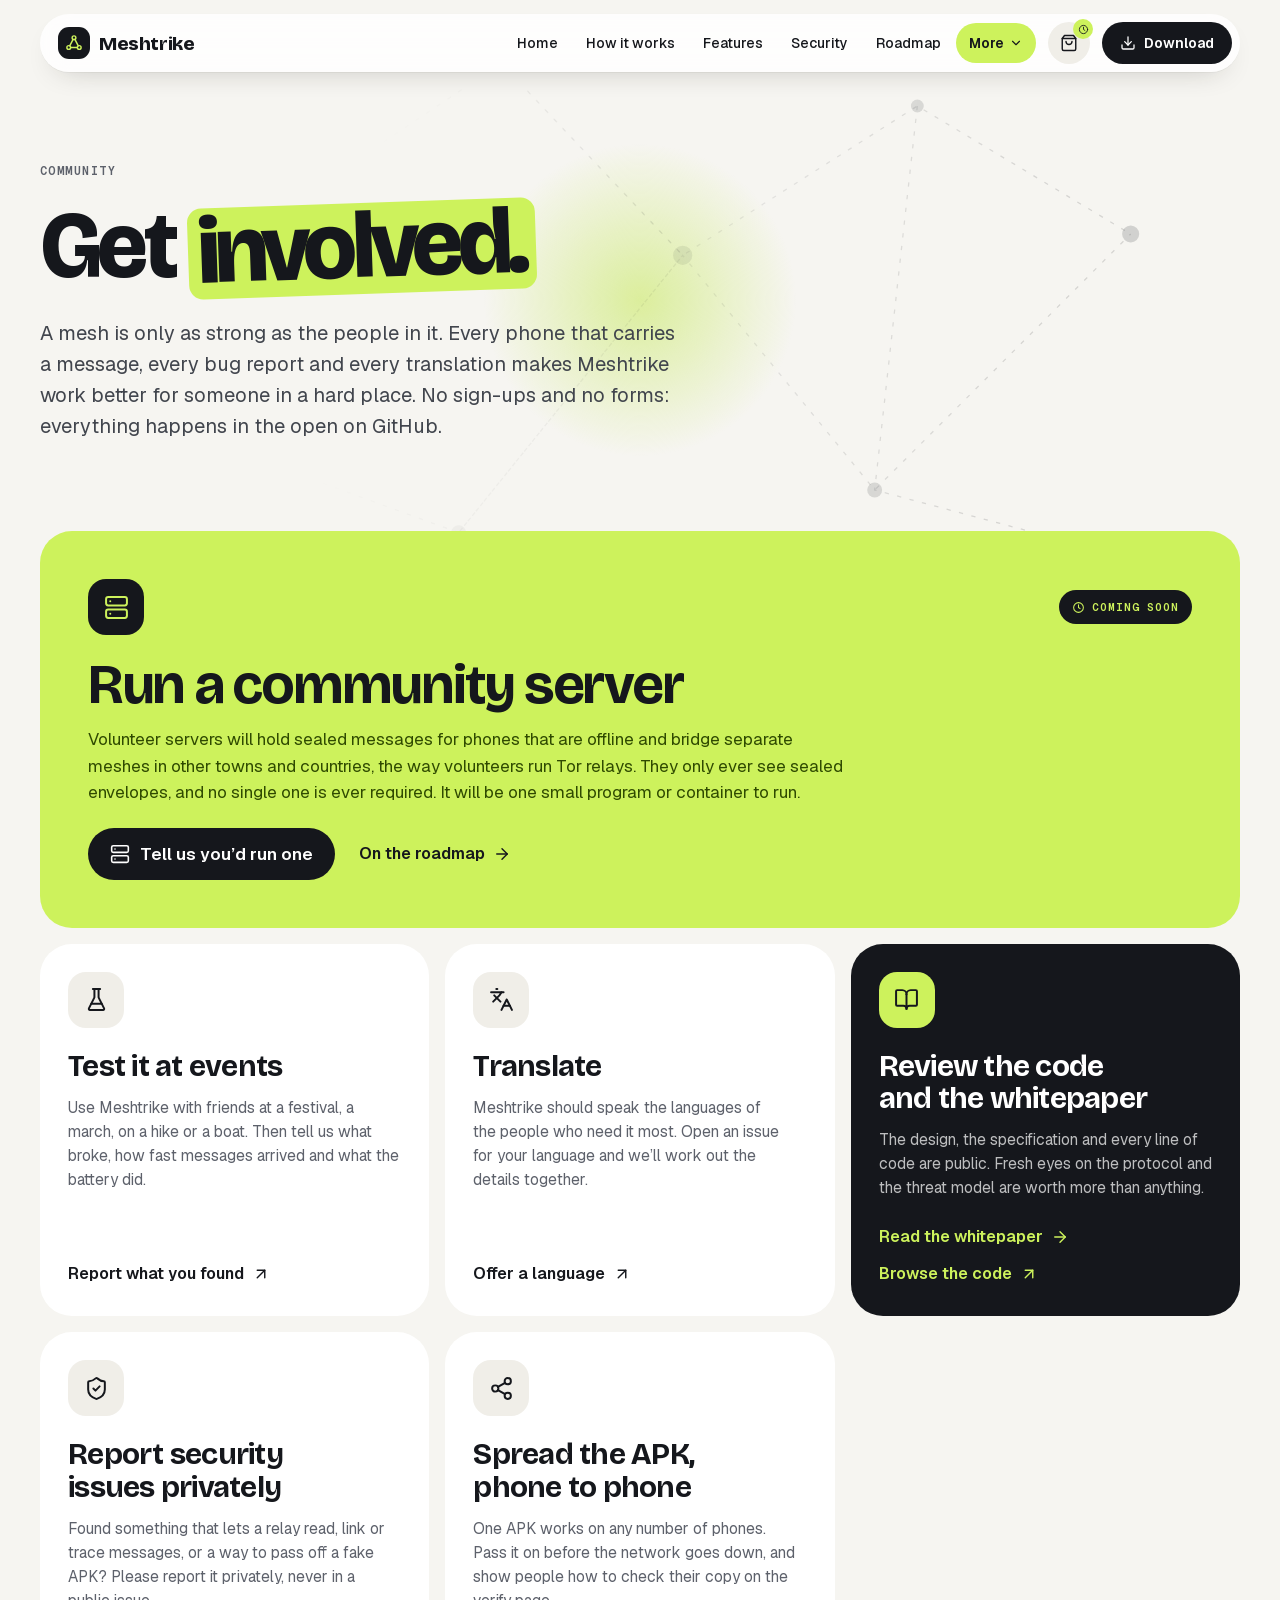
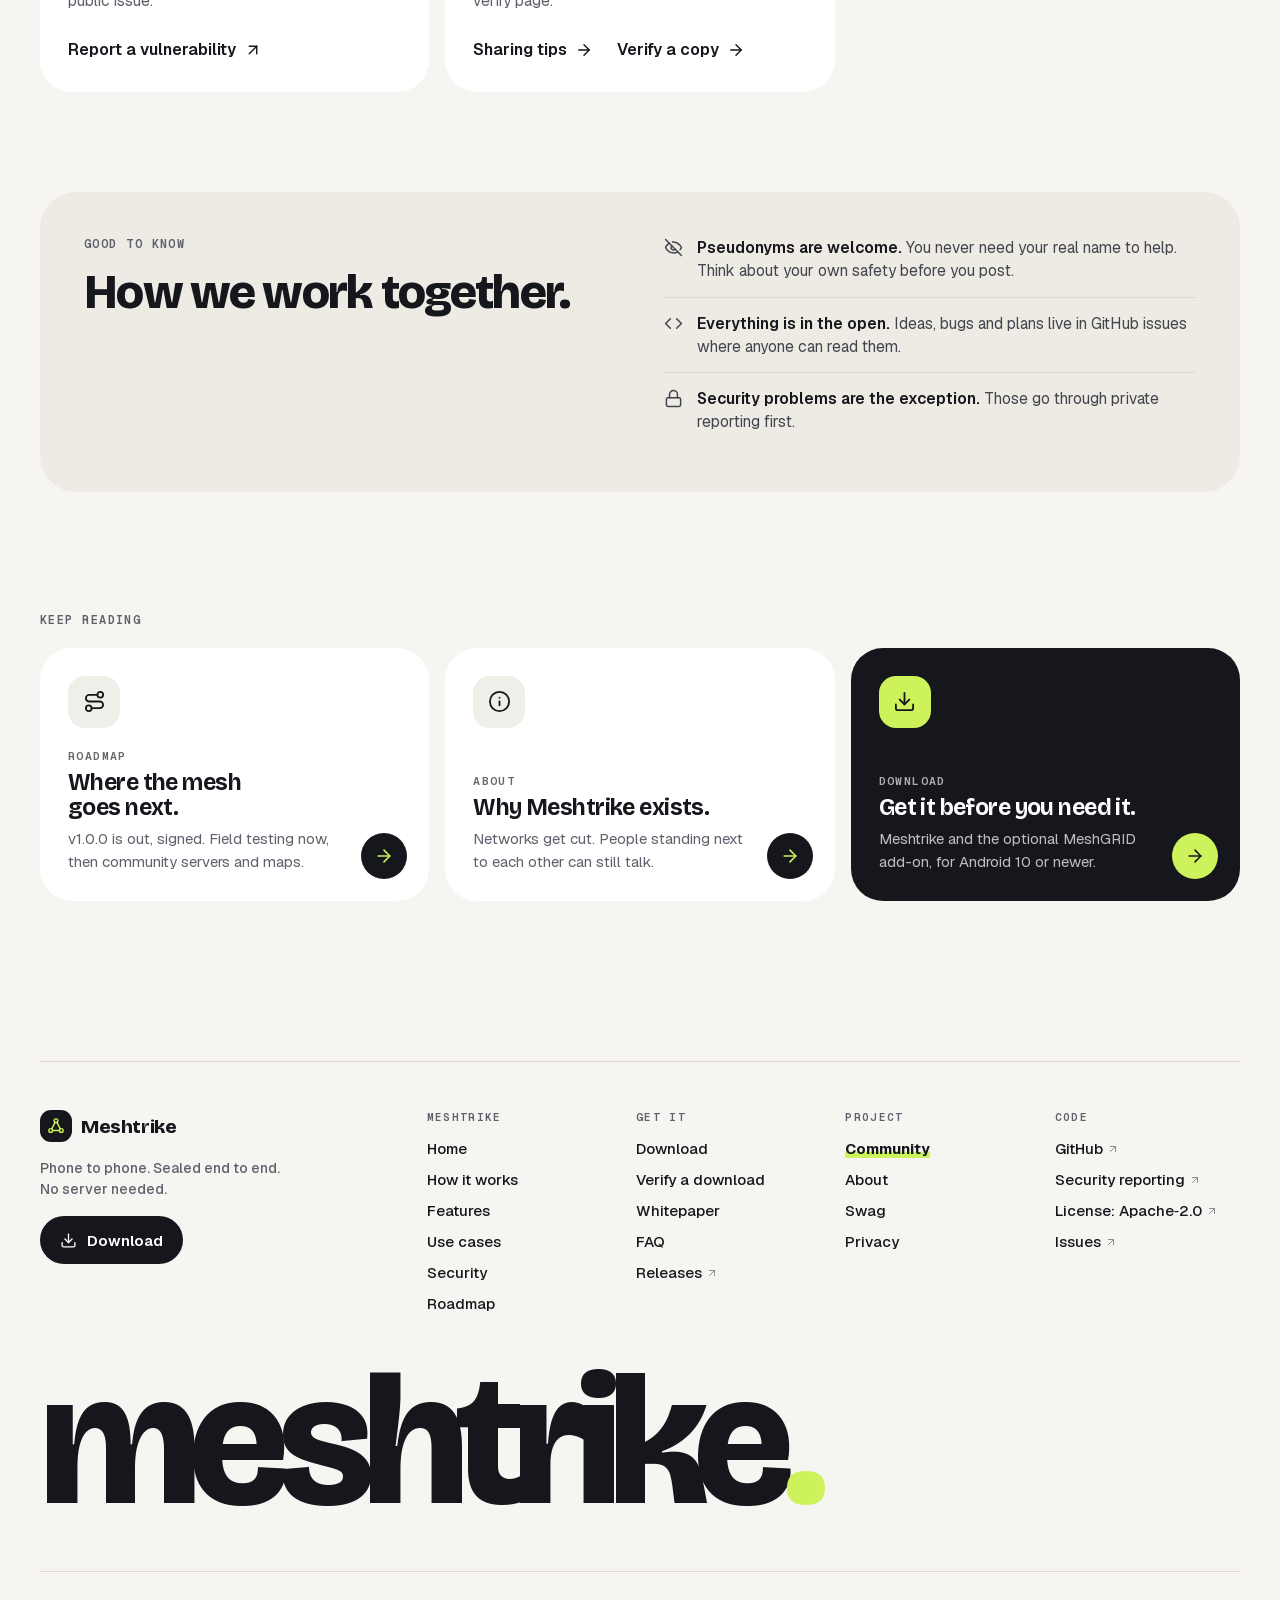
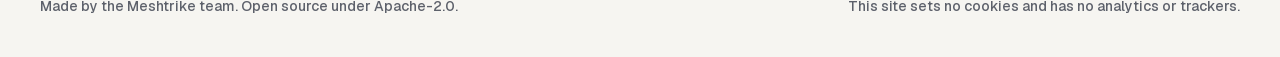
<file: community.html>
<!DOCTYPE html>
<html lang="en">
<head>
<meta charset="utf-8">
<meta name="viewport" content="width=device-width, initial-scale=1">
<title>Community · Meshtrike</title>
<meta name="description" content="Get involved with Meshtrike: run a community server, test it at events, translate, review the code and the whitepaper, report security issues privately and spread the APK phone to phone.">
<link rel="canonical" href="https://meshtrike0.github.io/community.html">
<meta name="theme-color" content="#F6F5F1">
<meta name="referrer" content="no-referrer">
<!-- Everything is served from this folder: no analytics, no trackers, no third-party requests. -->
<meta http-equiv="Content-Security-Policy" content="default-src 'self'; img-src 'self' data:; style-src 'self' 'unsafe-inline'; script-src 'self'; font-src 'self'; connect-src 'none'; object-src 'none'; base-uri 'self'; form-action 'none'">
<meta property="og:title" content="Community · Meshtrike">
<meta property="og:description" content="Get involved with Meshtrike: run a community server, test it at events, translate, review the code and the whitepaper, report security issues privately and spread the APK phone to phone.">
<meta property="og:type" content="website">
<meta property="og:url" content="https://meshtrike0.github.io/community.html">
<link rel="icon" href="favicon.svg" type="image/svg+xml">
<link rel="preload" href="fonts/bricolage-grotesque-latin.woff2" as="font" type="font/woff2" crossorigin>
<link rel="preload" href="fonts/geist-latin.woff2" as="font" type="font/woff2" crossorigin>
<link rel="stylesheet" href="css/fonts.css">
<link rel="stylesheet" href="css/style.css">
<script src="js/config.js"></script>
<script src="js/main.js" defer></script>
<noscript><style>.qa__a{grid-template-rows:1fr!important;visibility:visible!important}.panel[hidden]{display:flex!important}.tabs{display:none}</style></noscript>
</head>
<body class="pg-community">
<svg xmlns="http://www.w3.org/2000/svg" style="position:absolute;width:0;height:0;overflow:hidden" aria-hidden="true" focusable="false">
  <symbol id="i-mesh" viewBox="0 0 24 24"><circle cx="12" cy="5" r="2.5"/><circle cx="5" cy="18" r="2.5"/><circle cx="19" cy="18" r="2.5"/><path d="M10.8 7.2 6.3 15.8"/><path d="M13.2 7.2l4.5 8.6"/><path d="M7.5 18h9"/></symbol>
  <symbol id="i-download" viewBox="0 0 24 24"><path d="M12 15V3"/><path d="M21 15v4a2 2 0 0 1-2 2H5a2 2 0 0 1-2-2v-4"/><path d="m7 10 5 5 5-5"/></symbol>
  <symbol id="i-bag" viewBox="0 0 24 24"><path d="M6 2 3 6v14a2 2 0 0 0 2 2h14a2 2 0 0 0 2-2V6l-3-4Z"/><path d="M3 6h18"/><path d="M16 10a4 4 0 0 1-8 0"/></symbol>
  <symbol id="i-bt" viewBox="0 0 24 24"><path d="m7 7 10 10-5 5V2l5 5L7 17"/></symbol>
  <symbol id="i-clock" viewBox="0 0 24 24"><circle cx="12" cy="12" r="9"/><path d="M12 7v5l3 2"/></symbol>
  <symbol id="i-lock" viewBox="0 0 24 24"><rect x="3" y="11" width="18" height="11" rx="2"/><path d="M7 11V7a5 5 0 0 1 10 0v4"/></symbol>
  <symbol id="i-shieldOk" viewBox="0 0 24 24"><path d="M20 13c0 5-3.5 7.5-7.66 8.95a1 1 0 0 1-.67-.01C7.5 20.5 4 18 4 13V6a1 1 0 0 1 1-1c2 0 4.5-1.2 6.24-2.72a1.17 1.17 0 0 1 1.52 0C14.51 3.81 17 5 19 5a1 1 0 0 1 1 1z"/><path d="m9 12 2 2 4-4"/></symbol>
  <symbol id="i-check" viewBox="0 0 24 24"><path d="M20 6 9 17l-5-5"/></symbol>
  <symbol id="i-checks" viewBox="0 0 24 24"><path d="M18 6 7 17l-5-5"/><path d="m22 10-7.5 7.5L13 16"/></symbol>
  <symbol id="i-x" viewBox="0 0 24 24"><path d="M18 6 6 18"/><path d="m6 6 12 12"/></symbol>
  <symbol id="i-right" viewBox="0 0 24 24"><path d="m9 18 6-6-6-6"/></symbol>
  <symbol id="i-users" viewBox="0 0 24 24"><path d="M16 21v-2a4 4 0 0 0-4-4H6a4 4 0 0 0-4 4v2"/><circle cx="9" cy="7" r="4"/><path d="M22 21v-2a4 4 0 0 0-3-3.87"/><path d="M16 3.13a4 4 0 0 1 0 7.75"/></symbol>
  <symbol id="i-eyeOff" viewBox="0 0 24 24"><path d="M10.73 5.08A10.43 10.43 0 0 1 12 5c7 0 10 7 10 7a13.16 13.16 0 0 1-1.67 2.68"/><path d="M6.61 6.61A13.53 13.53 0 0 0 2 12s3 7 10 7a9.74 9.74 0 0 0 5.39-1.61"/><path d="m2 2 20 20"/><path d="M9.88 9.88a3 3 0 1 0 4.24 4.24"/></symbol>
  <symbol id="i-down" viewBox="0 0 24 24"><path d="m6 9 6 6 6-6"/></symbol>
  <symbol id="i-menu" viewBox="0 0 24 24"><path d="M4 7h16"/><path d="M4 12h16"/><path d="M4 17h16"/></symbol>
  <symbol id="i-arrow" viewBox="0 0 24 24"><path d="M5 12h14"/><path d="m12 5 7 7-7 7"/></symbol>
  <symbol id="i-ext" viewBox="0 0 24 24"><path d="M7 7h10v10"/><path d="M7 17 17 7"/></symbol>
  <symbol id="i-server" viewBox="0 0 24 24"><rect width="20" height="8" x="2" y="2" rx="2"/><rect width="20" height="8" x="2" y="14" rx="2"/><path d="M6 6h.01"/><path d="M6 18h.01"/></symbol>
  <symbol id="i-code" viewBox="0 0 24 24"><path d="m16 18 6-6-6-6"/><path d="m8 6-6 6 6 6"/></symbol>
  <symbol id="i-book" viewBox="0 0 24 24"><path d="M12 7v14"/><path d="M3 18a1 1 0 0 1-1-1V4a1 1 0 0 1 1-1h5a4 4 0 0 1 4 4 4 4 0 0 1 4-4h5a1 1 0 0 1 1 1v13a1 1 0 0 1-1 1h-6a3 3 0 0 0-3 3 3 3 0 0 0-3-3z"/></symbol>
  <symbol id="i-lang" viewBox="0 0 24 24"><path d="m5 8 6 6"/><path d="m4 14 6-6 2-3"/><path d="M2 5h12"/><path d="M7 2h1"/><path d="m22 22-5-10-5 10"/><path d="M14 18h6"/></symbol>
  <symbol id="i-share" viewBox="0 0 24 24"><circle cx="18" cy="5" r="3"/><circle cx="6" cy="12" r="3"/><circle cx="18" cy="19" r="3"/><path d="m8.59 13.51 6.83 3.98"/><path d="m15.41 6.51-6.82 3.98"/></symbol>
  <symbol id="i-info" viewBox="0 0 24 24"><circle cx="12" cy="12" r="10"/><path d="M12 16v-4"/><path d="M12 8h.01"/></symbol>
  <symbol id="i-help" viewBox="0 0 24 24"><circle cx="12" cy="12" r="10"/><path d="M9.09 9a3 3 0 0 1 5.83 1c0 2-3 3-3 3"/><path d="M12 17h.01"/></symbol>
  <symbol id="i-heart" viewBox="0 0 24 24"><path d="M19 14c1.49-1.46 3-3.21 3-5.5A5.5 5.5 0 0 0 16.5 3c-1.76 0-3 .5-4.5 2-1.5-1.5-2.74-2-4.5-2A5.5 5.5 0 0 0 2 8.5c0 2.3 1.5 4.05 3 5.5l7 7Z"/></symbol>
  <symbol id="i-route" viewBox="0 0 24 24"><circle cx="6" cy="19" r="3"/><path d="M9 19h8.5a3.5 3.5 0 0 0 0-7h-11a3.5 3.5 0 0 1 0-7H15"/><circle cx="18" cy="5" r="3"/></symbol>
  <symbol id="i-flask" viewBox="0 0 24 24"><path d="M10 2v7.527a2 2 0 0 1-.211.896L4.72 20.55a1 1 0 0 0 .9 1.45h12.76a1 1 0 0 0 .9-1.45l-5.069-10.127A2 2 0 0 1 14 9.527V2"/><path d="M8.5 2h7"/><path d="M7 16h10"/></symbol>
</svg>
<a class="skip" href="#main">Skip to content</a>
<div class="page">
<div class="blob" aria-hidden="true"></div>

<header class="hdr">
  <nav class="nav" aria-label="Main">
    <a class="logo" href="index.html"><span class="logo__mark"><svg class="i" aria-hidden="true" focusable="false"><use href="#i-mesh"/></svg></span>Meshtrike</a>
    <div class="nav__spacer"></div>
    <ul class="nav__links">
      <li><a href="index.html">Home</a></li>
      <li><a href="how-it-works.html">How it works</a></li>
      <li><a href="features.html">Features</a></li>
      <li><a href="security.html">Security</a></li>
      <li><a href="roadmap.html">Roadmap</a></li>
      <li class="more" data-dd>
        <details>
          <summary class="more__btn is-current">More<svg class="i more__chev" aria-hidden="true" focusable="false"><use href="#i-down"/></svg></summary>
          <ul class="more__menu">
          <li><a href="use-cases.html"><span class="more__ic"><svg class="i" aria-hidden="true" focusable="false"><use href="#i-users"/></svg></span><span class="more__txt"><span class="more__t">Use cases</span><span class="more__d">Festivals, protests, outages</span></span></a></li>
          <li><a href="faq.html"><span class="more__ic"><svg class="i" aria-hidden="true" focusable="false"><use href="#i-help"/></svg></span><span class="more__txt"><span class="more__t">FAQ</span><span class="more__d">Fair questions, straight answers</span></span></a></li>
          <li><a href="community.html" aria-current="page"><span class="more__ic"><svg class="i" aria-hidden="true" focusable="false"><use href="#i-heart"/></svg></span><span class="more__txt"><span class="more__t">Community</span><span class="more__d">Test, translate, run a server</span></span></a></li>
          <li><a href="swag.html"><span class="more__ic"><svg class="i" aria-hidden="true" focusable="false"><use href="#i-bag"/></svg></span><span class="more__txt"><span class="more__t">Swag</span><span class="more__d">Wear the mesh · coming soon</span></span></a></li>
          <li><a href="about.html"><span class="more__ic"><svg class="i" aria-hidden="true" focusable="false"><use href="#i-info"/></svg></span><span class="more__txt"><span class="more__t">About</span><span class="more__d">Why Meshtrike exists</span></span></a></li>
          <li><a href="whitepaper.html"><span class="more__ic"><svg class="i" aria-hidden="true" focusable="false"><use href="#i-book"/></svg></span><span class="more__txt"><span class="more__t">Whitepaper</span><span class="more__d">The design, in depth</span></span></a></li>
          <li><a href="verify.html"><span class="more__ic"><svg class="i" aria-hidden="true" focusable="false"><use href="#i-shieldOk"/></svg></span><span class="more__txt"><span class="more__t">Verify</span><span class="more__d">Check that your APK is real</span></span></a></li>
          </ul>
        </details>
      </li>
    </ul>
    <a class="cart-btn" href="swag.html" aria-label="Swag shop: coming soon" aria-haspopup="dialog" data-open-soon><svg class="i" aria-hidden="true" focusable="false"><use href="#i-bag"/></svg><span class="cart-btn__soon" aria-hidden="true"><svg class="i" aria-hidden="true" focusable="false"><use href="#i-clock"/></svg></span></a>
    <a class="nav__dl" href="download.html"><svg class="i" aria-hidden="true" focusable="false"><use href="#i-download"/></svg><span>Download</span></a>
    <details class="menu" data-dd>
      <summary class="menu__btn" aria-label="Menu"><svg class="i menu__open" aria-hidden="true" focusable="false"><use href="#i-menu"/></svg><svg class="i menu__close" aria-hidden="true" focusable="false"><use href="#i-x"/></svg></summary>
      <div class="menu__panel">
        <ul class="menu__main">
          <li><a href="index.html">Home</a></li>
          <li><a href="how-it-works.html">How it works</a></li>
          <li><a href="features.html">Features</a></li>
          <li><a href="security.html">Security</a></li>
          <li><a href="roadmap.html">Roadmap</a></li>
        </ul>
        <p class="menu__label">MORE</p>
        <ul class="menu__more">
          <li><a href="use-cases.html"><span class="menu__ic"><svg class="i" aria-hidden="true" focusable="false"><use href="#i-users"/></svg></span>Use cases</a></li>
          <li><a href="faq.html"><span class="menu__ic"><svg class="i" aria-hidden="true" focusable="false"><use href="#i-help"/></svg></span>FAQ</a></li>
          <li><a href="community.html" aria-current="page"><span class="menu__ic"><svg class="i" aria-hidden="true" focusable="false"><use href="#i-heart"/></svg></span>Community</a></li>
          <li><a href="swag.html"><span class="menu__ic"><svg class="i" aria-hidden="true" focusable="false"><use href="#i-bag"/></svg></span>Swag</a></li>
          <li><a href="about.html"><span class="menu__ic"><svg class="i" aria-hidden="true" focusable="false"><use href="#i-info"/></svg></span>About</a></li>
          <li><a href="whitepaper.html"><span class="menu__ic"><svg class="i" aria-hidden="true" focusable="false"><use href="#i-book"/></svg></span>Whitepaper</a></li>
          <li><a href="verify.html"><span class="menu__ic"><svg class="i" aria-hidden="true" focusable="false"><use href="#i-shieldOk"/></svg></span>Verify</a></li>
        </ul>
        <a class="btn btn--ink menu__dl" href="download.html"><svg class="i" aria-hidden="true" focusable="false"><use href="#i-download"/></svg>Download Meshtrike</a>
      </div>
    </details>
  </nav>
</header>

<main id="main">
<section class="sec phead" aria-labelledby="page-title">
  <svg class="phead__bg" aria-hidden="true" viewBox="0 0 1200 700" preserveAspectRatio="xMidYMid slice">
    <g class="lines" fill="none" stroke="#15171C" stroke-opacity=".14" stroke-width="1.2" stroke-dasharray="4 8">
      <path d="M80 140 L260 260 L470 120 L640 300 L860 160 L1060 280"/>
      <path d="M260 260 L210 480 L430 560 L640 300 L820 520 L1060 280"/>
      <path d="M470 120 L640 300 L430 560"/>
      <path d="M860 160 L820 520 L1120 600"/>
      <path d="M80 140 L210 480"/>
    </g>
    <g fill="#15171C" fill-opacity=".16">
      <circle cx="80" cy="140" r="6"/><circle cx="260" cy="260" r="8"/><circle cx="470" cy="120" r="6"/><circle cx="640" cy="300" r="9"/><circle cx="860" cy="160" r="6"/><circle cx="1060" cy="280" r="8"/><circle cx="210" cy="480" r="6"/><circle cx="430" cy="560" r="7"/><circle cx="820" cy="520" r="7"/><circle cx="1120" cy="600" r="6"/>
    </g>
  </svg>
  <div class="wrap phead__inner">
    <p class="eyebrow phead__eye">COMMUNITY</p>
    <h1 class="h1p" id="page-title">Get <span class="tilted-hl">involved.</span></h1>
    <p class="phead__lead">A mesh is only as strong as the people in it. Every phone that carries a message, every bug report and every translation makes Meshtrike work better for someone in a hard place. No sign-ups and no forms: everything happens in the open on GitHub.</p>
  </div>
</section>

<section id="ways" class="sec ways" aria-labelledby="ways-title">
  <div class="wrap stack ways__inner">
    <h2 class="sr-only" id="ways-title">Ways to help</h2>
    <ul class="wgrid">
      <li class="way way--lime way--wide" id="servers" data-reveal>
        <div class="way__top"><span class="way__ic"><svg class="i" aria-hidden="true" focusable="false"><use href="#i-server"/></svg></span><span class="st st--soon"><svg class="i" aria-hidden="true" focusable="false"><use href="#i-clock"/></svg>Coming soon</span></div>
        <h3 class="way__t">Run a community server</h3>
        <p class="way__d">Volunteer servers will hold sealed messages for phones that are offline and bridge separate meshes in other towns and countries, the way volunteers run Tor relays. They only ever see sealed envelopes, and no single one is ever required. It will be one small program or container to run.</p>
        <div class="way__links">
          <a class="btn btn--ink" href="https://github.com/meshtrike0/meshtrike/issues" rel="noopener"><svg class="i" aria-hidden="true" focusable="false"><use href="#i-server"/></svg>Tell us you’d run one</a>
          <a class="go" href="roadmap.html#servers">On the roadmap<svg class="i" aria-hidden="true" focusable="false"><use href="#i-arrow"/></svg></a>
        </div>
      </li>
      <li class="way" data-reveal>
        <div class="way__top"><span class="way__ic"><svg class="i" aria-hidden="true" focusable="false"><use href="#i-flask"/></svg></span></div>
        <h3 class="way__t">Test it at events</h3>
        <p class="way__d">Use Meshtrike with friends at a festival, a march, on a hike or a boat. Then tell us what broke, how fast messages arrived and what the battery did.</p>
        <div class="way__links"><a class="go" href="https://github.com/meshtrike0/meshtrike/issues" rel="noopener">Report what you found<svg class="i" aria-hidden="true" focusable="false"><use href="#i-ext"/></svg></a></div>
      </li>
      <li class="way" data-reveal>
        <div class="way__top"><span class="way__ic"><svg class="i" aria-hidden="true" focusable="false"><use href="#i-lang"/></svg></span></div>
        <h3 class="way__t">Translate</h3>
        <p class="way__d">Meshtrike should speak the languages of the people who need it most. Open an issue for your language and we’ll work out the details together.</p>
        <div class="way__links"><a class="go" href="https://github.com/meshtrike0/meshtrike/issues" rel="noopener">Offer a language<svg class="i" aria-hidden="true" focusable="false"><use href="#i-ext"/></svg></a></div>
      </li>
      <li class="way way--ink dark" data-reveal>
        <div class="way__top"><span class="way__ic"><svg class="i" aria-hidden="true" focusable="false"><use href="#i-book"/></svg></span></div>
        <h3 class="way__t">Review the code and the whitepaper</h3>
        <p class="way__d">The design, the specification and every line of code are public. Fresh eyes on the protocol and the threat model are worth more than anything.</p>
        <div class="way__links"><a class="go go--lime" href="whitepaper.html">Read the whitepaper<svg class="i" aria-hidden="true" focusable="false"><use href="#i-arrow"/></svg></a><a class="go go--lime" href="https://github.com/meshtrike0/meshtrike" rel="noopener">Browse the code<svg class="i" aria-hidden="true" focusable="false"><use href="#i-ext"/></svg></a></div>
      </li>
      <li class="way" data-reveal>
        <div class="way__top"><span class="way__ic"><svg class="i" aria-hidden="true" focusable="false"><use href="#i-shieldOk"/></svg></span></div>
        <h3 class="way__t">Report security issues privately</h3>
        <p class="way__d">Found something that lets a relay read, link or trace messages, or a way to pass off a fake APK? Please report it privately, never in a public issue.</p>
        <div class="way__links"><a class="go" href="https://github.com/meshtrike0/meshtrike/security" rel="noopener">Report a vulnerability<svg class="i" aria-hidden="true" focusable="false"><use href="#i-ext"/></svg></a></div>
      </li>
      <li class="way" data-reveal>
        <div class="way__top"><span class="way__ic"><svg class="i" aria-hidden="true" focusable="false"><use href="#i-share"/></svg></span></div>
        <h3 class="way__t">Spread the APK, phone to phone</h3>
        <p class="way__d">One APK works on any number of phones. Pass it on before the network goes down, and show people how to check their copy on the verify page.</p>
        <div class="way__links"><a class="go" href="download.html#share">Sharing tips<svg class="i" aria-hidden="true" focusable="false"><use href="#i-arrow"/></svg></a><a class="go" href="verify.html">Verify a copy<svg class="i" aria-hidden="true" focusable="false"><use href="#i-arrow"/></svg></a></div>
      </li>
    </ul>
  </div>
</section>

<section class="sec ground" aria-labelledby="ground-title">
  <div class="wrap ground__box" data-reveal>
    <div class="sec-head">
      <p class="eyebrow">GOOD TO KNOW</p>
      <h2 class="h3" id="ground-title">How we work together.</h2>
    </div>
    <ul class="ground__list">
      <li><svg class="i" aria-hidden="true" focusable="false"><use href="#i-eyeOff"/></svg><span><b>Pseudonyms are welcome.</b> You never need your real name to help. Think about your own safety before you post.</span></li>
      <li><svg class="i" aria-hidden="true" focusable="false"><use href="#i-code"/></svg><span><b>Everything is in the open.</b> Ideas, bugs and plans live in GitHub issues where anyone can read them.</span></li>
      <li><svg class="i" aria-hidden="true" focusable="false"><use href="#i-lock"/></svg><span><b>Security problems are the exception.</b> Those go through private reporting first.</span></li>
    </ul>
  </div>
</section>

<section class="sec next" aria-labelledby="next-title">
  <div class="wrap stack next__inner">
    <h2 class="eyebrow" id="next-title">KEEP READING</h2>
    <ul class="lgrid lgrid--next">
      <li data-reveal><a class="lcard lcard--sm tilt" href="roadmap.html" data-tilt><span class="lcard__ic"><svg class="i" aria-hidden="true" focusable="false"><use href="#i-route"/></svg></span><span class="lcard__txt"><span class="lcard__eye">ROADMAP</span><span class="lcard__t">Where the mesh goes next.</span><span class="lcard__d">v1.0.0 is out, signed. Field testing now, then community servers and maps.</span></span><span class="lcard__go"><svg class="i" aria-hidden="true" focusable="false"><use href="#i-arrow"/></svg></span></a></li>
      <li data-reveal><a class="lcard lcard--sm tilt" href="about.html" data-tilt><span class="lcard__ic"><svg class="i" aria-hidden="true" focusable="false"><use href="#i-info"/></svg></span><span class="lcard__txt"><span class="lcard__eye">ABOUT</span><span class="lcard__t">Why Meshtrike exists.</span><span class="lcard__d">Networks get cut. People standing next to each other can still talk.</span></span><span class="lcard__go"><svg class="i" aria-hidden="true" focusable="false"><use href="#i-arrow"/></svg></span></a></li>
      <li data-reveal><a class="lcard lcard--sm lcard--ink dark tilt" href="download.html" data-tilt><span class="lcard__ic"><svg class="i" aria-hidden="true" focusable="false"><use href="#i-download"/></svg></span><span class="lcard__txt"><span class="lcard__eye">DOWNLOAD</span><span class="lcard__t">Get it before you need it.</span><span class="lcard__d">Meshtrike and the optional MeshGRID add-on, for Android 10 or newer.</span></span><span class="lcard__go"><svg class="i" aria-hidden="true" focusable="false"><use href="#i-arrow"/></svg></span></a></li>
    </ul>
  </div>
</section>
</main>

<footer class="sec foot">
  <div class="wrap stack foot__inner">
    <div class="foot__top">
      <div class="foot__brand">
        <a class="logo" href="index.html"><span class="logo__mark"><svg class="i" aria-hidden="true" focusable="false"><use href="#i-mesh"/></svg></span>Meshtrike</a>
        <p class="foot__tag">Phone to phone. Sealed end to end. No server needed.</p>
        <a class="btn btn--ink foot__dl" href="download.html"><svg class="i" aria-hidden="true" focusable="false"><use href="#i-download"/></svg>Download</a>
      </div>
      <nav class="foot__nav" aria-label="Footer">
        <div class="foot__col"><h2 class="foot__h">Meshtrike</h2><ul class="foot__links"><li><a href="index.html">Home</a></li><li><a href="how-it-works.html">How it works</a></li><li><a href="features.html">Features</a></li><li><a href="use-cases.html">Use cases</a></li><li><a href="security.html">Security</a></li><li><a href="roadmap.html">Roadmap</a></li></ul></div>
        <div class="foot__col"><h2 class="foot__h">Get it</h2><ul class="foot__links"><li><a href="download.html">Download</a></li><li><a href="verify.html">Verify a download</a></li><li><a href="whitepaper.html">Whitepaper</a></li><li><a href="faq.html">FAQ</a></li><li><a href="https://github.com/meshtrike0/meshtrike/releases" rel="noopener"><span class="nowrap">Releases<svg class="i foot__ext" aria-hidden="true" focusable="false"><use href="#i-ext"/></svg></span></a></li></ul></div>
        <div class="foot__col"><h2 class="foot__h">Project</h2><ul class="foot__links"><li><a href="community.html" aria-current="page">Community</a></li><li><a href="about.html">About</a></li><li><a href="swag.html">Swag</a></li><li><a href="privacy.html">Privacy</a></li></ul></div>
        <div class="foot__col"><h2 class="foot__h">Code</h2><ul class="foot__links"><li><a href="https://github.com/meshtrike0/meshtrike" rel="noopener"><span class="nowrap">GitHub<svg class="i foot__ext" aria-hidden="true" focusable="false"><use href="#i-ext"/></svg></span></a></li><li><a href="https://github.com/meshtrike0/meshtrike/security" rel="noopener">Security <span class="nowrap">reporting<svg class="i foot__ext" aria-hidden="true" focusable="false"><use href="#i-ext"/></svg></span></a></li><li><a href="https://github.com/meshtrike0/meshtrike/blob/HEAD/LICENSE" rel="noopener">License: <span class="nowrap">Apache&#8209;2.0<svg class="i foot__ext" aria-hidden="true" focusable="false"><use href="#i-ext"/></svg></span></a></li><li><a href="https://github.com/meshtrike0/meshtrike/issues" rel="noopener"><span class="nowrap">Issues<svg class="i foot__ext" aria-hidden="true" focusable="false"><use href="#i-ext"/></svg></span></a></li></ul></div>
      </nav>
    </div>
    <p class="wordmark" aria-hidden="true">meshtrike<span class="lime">.</span></p>
    <div class="foot__row">
      <p class="foot__tag">Made by the Meshtrike team. Open source under Apache-2.0.</p>
      <p class="foot__tag">This site sets no cookies and has no analytics or trackers.</p>
    </div>
  </div>
</footer>

<div class="drawer drawer--soon" id="shop-soon">
  <div class="drawer__scrim" data-close-soon></div>
  <aside class="drawer__panel" role="dialog" aria-modal="true" aria-labelledby="soon-title" aria-describedby="soon-desc">
    <div class="drawer__hd"><h2 class="drawer__t" id="soon-title">Merch is coming soon</h2><button class="icon-btn" type="button" aria-label="Close" data-close-soon><svg class="i" aria-hidden="true" focusable="false"><use href="#i-x"/></svg></button></div>
    <div class="soon-msg">
      <span class="empty__ic"><svg class="i" aria-hidden="true" focusable="false"><use href="#i-bag"/></svg></span>
      <p class="soon-msg__d" id="soon-desc">The Meshtrike shop isn’t open yet, so there’s no bag or checkout. You can preview the first drop on the swag page.</p>
      <a class="btn btn--ink soon-msg__go" href="swag.html#swag" data-soon-go>Preview the swag<svg class="i" aria-hidden="true" focusable="false"><use href="#i-right"/></svg></a>
    </div>
  </aside>
</div>

<div class="toast" role="status" aria-live="polite"></div>
<div class="sr-only" aria-live="polite" data-sr></div>
</div>
</body>
</html>
</file>
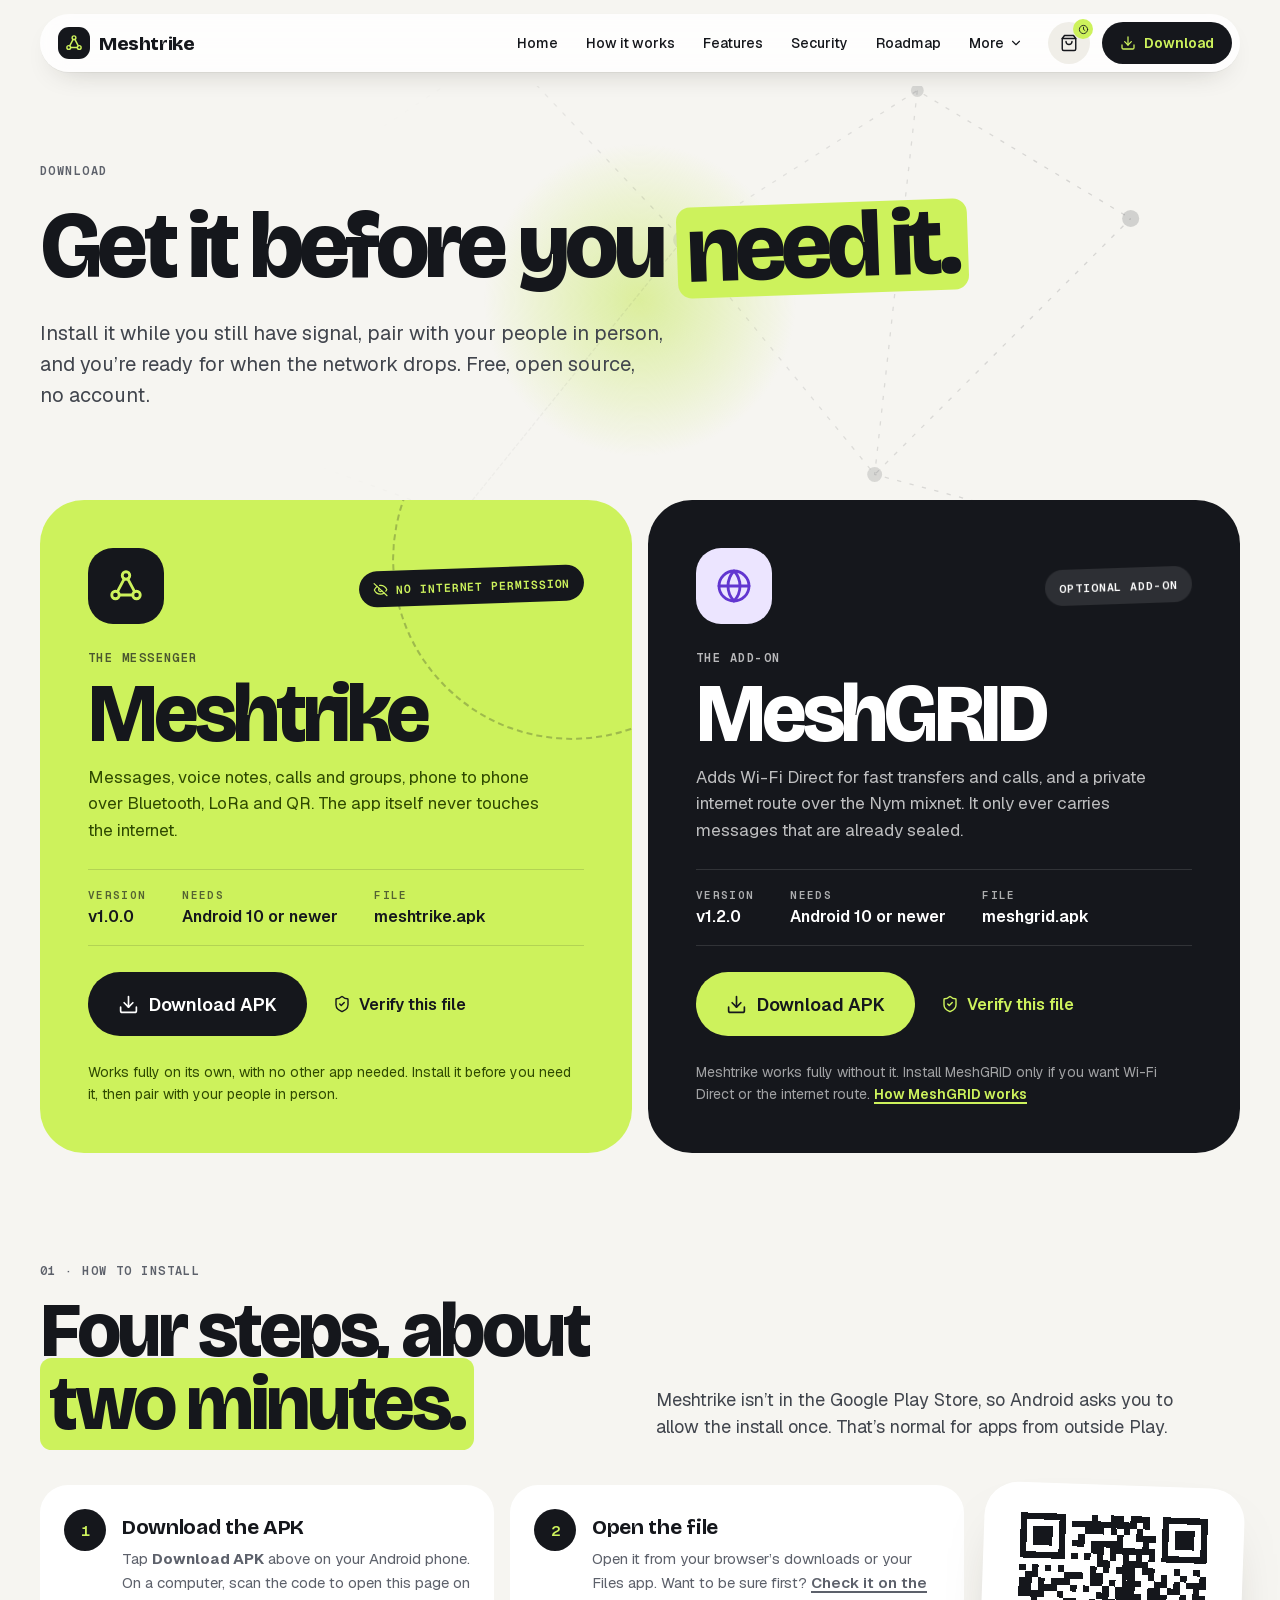
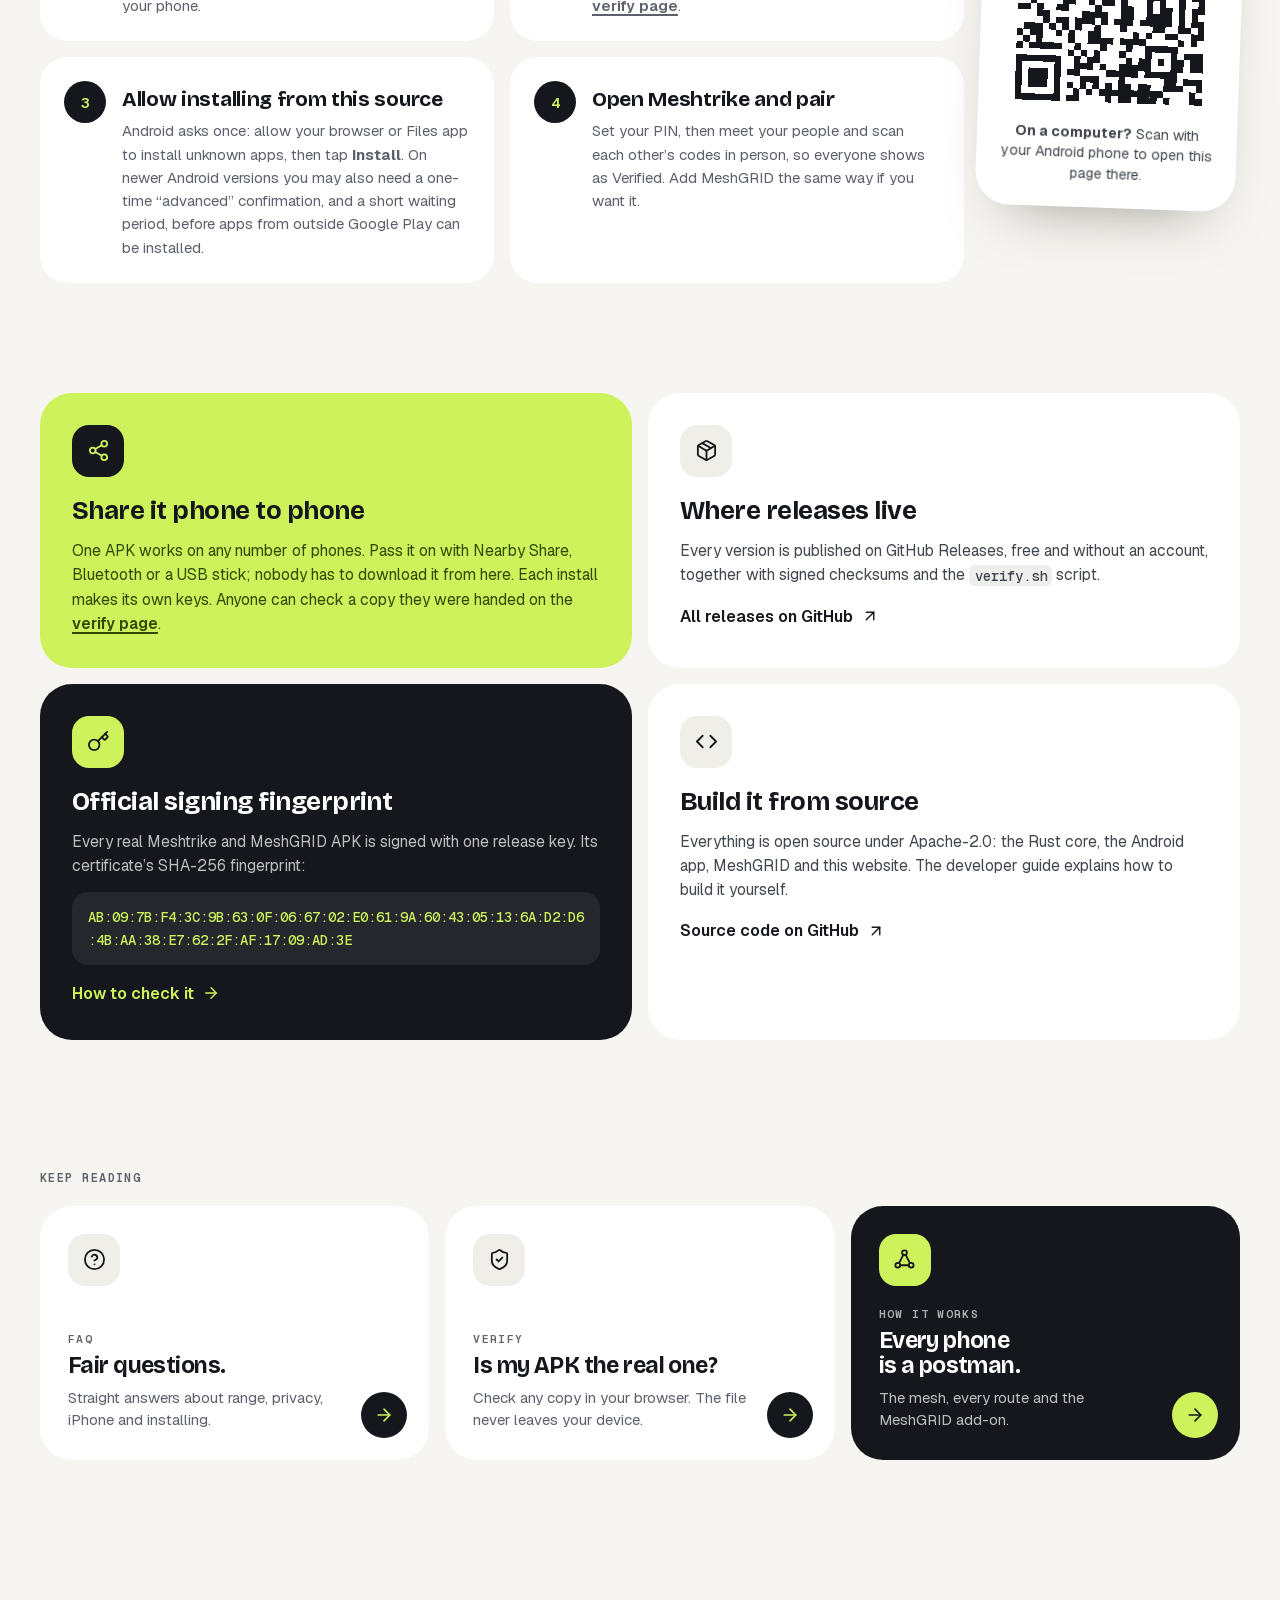
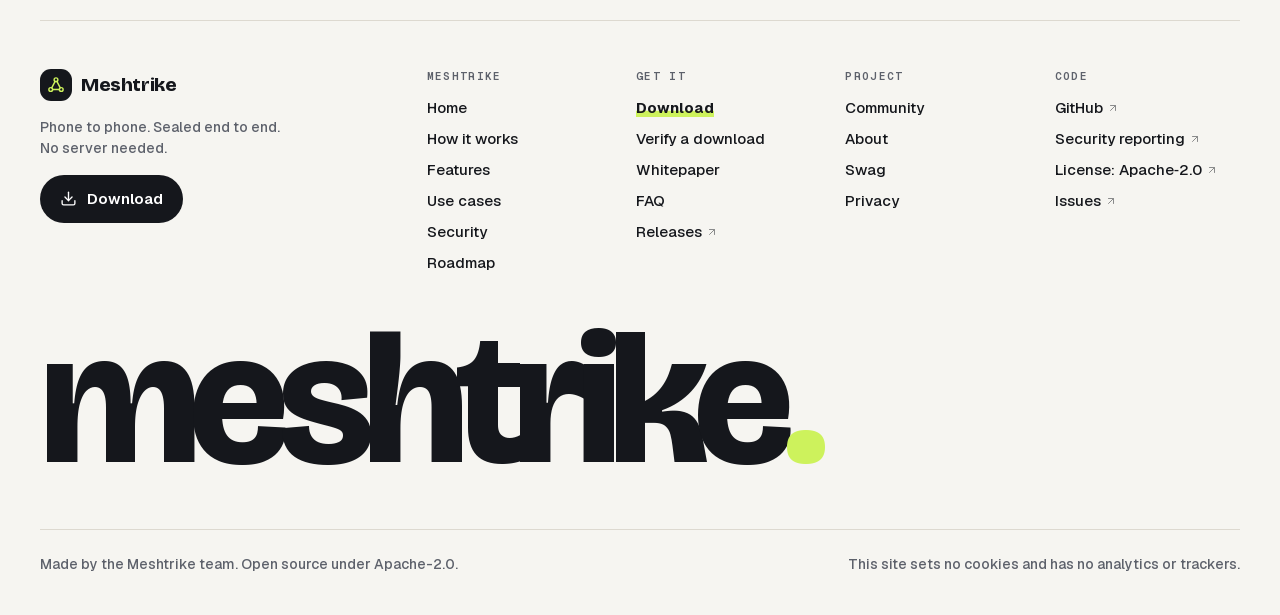
<file: download.html>
<!DOCTYPE html>
<html lang="en">
<head>
<meta charset="utf-8">
<meta name="viewport" content="width=device-width, initial-scale=1">
<title>Download · Meshtrike</title>
<meta name="description" content="Download Meshtrike and the optional MeshGRID add-on for Android 10 or newer. How to install, how to share it phone to phone, and how to check that your APK is real.">
<link rel="canonical" href="https://meshtrike0.github.io/download.html">
<meta name="theme-color" content="#F6F5F1">
<meta name="referrer" content="no-referrer">
<!-- Everything is served from this folder: no analytics, no trackers, no third-party requests. -->
<meta http-equiv="Content-Security-Policy" content="default-src 'self'; img-src 'self' data:; style-src 'self' 'unsafe-inline'; script-src 'self'; font-src 'self'; connect-src 'none'; object-src 'none'; base-uri 'self'; form-action 'none'">
<meta property="og:title" content="Download · Meshtrike">
<meta property="og:description" content="Download Meshtrike and the optional MeshGRID add-on for Android 10 or newer. How to install, how to share it phone to phone, and how to check that your APK is real.">
<meta property="og:type" content="website">
<meta property="og:url" content="https://meshtrike0.github.io/download.html">
<link rel="icon" href="favicon.svg" type="image/svg+xml">
<link rel="preload" href="fonts/bricolage-grotesque-latin.woff2" as="font" type="font/woff2" crossorigin>
<link rel="preload" href="fonts/geist-latin.woff2" as="font" type="font/woff2" crossorigin>
<link rel="stylesheet" href="css/fonts.css">
<link rel="stylesheet" href="css/style.css">
<script src="js/config.js"></script>
<script src="js/main.js" defer></script>
<noscript><style>.qa__a{grid-template-rows:1fr!important;visibility:visible!important}.panel[hidden]{display:flex!important}.tabs{display:none}</style></noscript>
</head>
<body class="pg-download">
<svg xmlns="http://www.w3.org/2000/svg" style="position:absolute;width:0;height:0;overflow:hidden" aria-hidden="true" focusable="false">
  <symbol id="i-mesh" viewBox="0 0 24 24"><circle cx="12" cy="5" r="2.5"/><circle cx="5" cy="18" r="2.5"/><circle cx="19" cy="18" r="2.5"/><path d="M10.8 7.2 6.3 15.8"/><path d="M13.2 7.2l4.5 8.6"/><path d="M7.5 18h9"/></symbol>
  <symbol id="i-download" viewBox="0 0 24 24"><path d="M12 15V3"/><path d="M21 15v4a2 2 0 0 1-2 2H5a2 2 0 0 1-2-2v-4"/><path d="m7 10 5 5 5-5"/></symbol>
  <symbol id="i-bag" viewBox="0 0 24 24"><path d="M6 2 3 6v14a2 2 0 0 0 2 2h14a2 2 0 0 0 2-2V6l-3-4Z"/><path d="M3 6h18"/><path d="M16 10a4 4 0 0 1-8 0"/></symbol>
  <symbol id="i-bt" viewBox="0 0 24 24"><path d="m7 7 10 10-5 5V2l5 5L7 17"/></symbol>
  <symbol id="i-globe" viewBox="0 0 24 24"><circle cx="12" cy="12" r="10"/><path d="M12 2a14.5 14.5 0 0 0 0 20 14.5 14.5 0 0 0 0-20"/><path d="M2 12h20"/></symbol>
  <symbol id="i-clock" viewBox="0 0 24 24"><circle cx="12" cy="12" r="9"/><path d="M12 7v5l3 2"/></symbol>
  <symbol id="i-shieldOk" viewBox="0 0 24 24"><path d="M20 13c0 5-3.5 7.5-7.66 8.95a1 1 0 0 1-.67-.01C7.5 20.5 4 18 4 13V6a1 1 0 0 1 1-1c2 0 4.5-1.2 6.24-2.72a1.17 1.17 0 0 1 1.52 0C14.51 3.81 17 5 19 5a1 1 0 0 1 1 1z"/><path d="m9 12 2 2 4-4"/></symbol>
  <symbol id="i-check" viewBox="0 0 24 24"><path d="M20 6 9 17l-5-5"/></symbol>
  <symbol id="i-checks" viewBox="0 0 24 24"><path d="M18 6 7 17l-5-5"/><path d="m22 10-7.5 7.5L13 16"/></symbol>
  <symbol id="i-x" viewBox="0 0 24 24"><path d="M18 6 6 18"/><path d="m6 6 12 12"/></symbol>
  <symbol id="i-right" viewBox="0 0 24 24"><path d="m9 18 6-6-6-6"/></symbol>
  <symbol id="i-users" viewBox="0 0 24 24"><path d="M16 21v-2a4 4 0 0 0-4-4H6a4 4 0 0 0-4 4v2"/><circle cx="9" cy="7" r="4"/><path d="M22 21v-2a4 4 0 0 0-3-3.87"/><path d="M16 3.13a4 4 0 0 1 0 7.75"/></symbol>
  <symbol id="i-eyeOff" viewBox="0 0 24 24"><path d="M10.73 5.08A10.43 10.43 0 0 1 12 5c7 0 10 7 10 7a13.16 13.16 0 0 1-1.67 2.68"/><path d="M6.61 6.61A13.53 13.53 0 0 0 2 12s3 7 10 7a9.74 9.74 0 0 0 5.39-1.61"/><path d="m2 2 20 20"/><path d="M9.88 9.88a3 3 0 1 0 4.24 4.24"/></symbol>
  <symbol id="i-down" viewBox="0 0 24 24"><path d="m6 9 6 6 6-6"/></symbol>
  <symbol id="i-menu" viewBox="0 0 24 24"><path d="M4 7h16"/><path d="M4 12h16"/><path d="M4 17h16"/></symbol>
  <symbol id="i-arrow" viewBox="0 0 24 24"><path d="M5 12h14"/><path d="m12 5 7 7-7 7"/></symbol>
  <symbol id="i-ext" viewBox="0 0 24 24"><path d="M7 7h10v10"/><path d="M7 17 17 7"/></symbol>
  <symbol id="i-key" viewBox="0 0 24 24"><path d="m15.5 7.5 2.3 2.3a1 1 0 0 0 1.4 0l2.1-2.1a1 1 0 0 0 0-1.4L19 4"/><path d="m21 2-9.6 9.6"/><circle cx="7.5" cy="15.5" r="5.5"/></symbol>
  <symbol id="i-code" viewBox="0 0 24 24"><path d="m16 18 6-6-6-6"/><path d="m8 6-6 6 6 6"/></symbol>
  <symbol id="i-book" viewBox="0 0 24 24"><path d="M12 7v14"/><path d="M3 18a1 1 0 0 1-1-1V4a1 1 0 0 1 1-1h5a4 4 0 0 1 4 4 4 4 0 0 1 4-4h5a1 1 0 0 1 1 1v13a1 1 0 0 1-1 1h-6a3 3 0 0 0-3 3 3 3 0 0 0-3-3z"/></symbol>
  <symbol id="i-share" viewBox="0 0 24 24"><circle cx="18" cy="5" r="3"/><circle cx="6" cy="12" r="3"/><circle cx="18" cy="19" r="3"/><path d="m8.59 13.51 6.83 3.98"/><path d="m15.41 6.51-6.82 3.98"/></symbol>
  <symbol id="i-info" viewBox="0 0 24 24"><circle cx="12" cy="12" r="10"/><path d="M12 16v-4"/><path d="M12 8h.01"/></symbol>
  <symbol id="i-help" viewBox="0 0 24 24"><circle cx="12" cy="12" r="10"/><path d="M9.09 9a3 3 0 0 1 5.83 1c0 2-3 3-3 3"/><path d="M12 17h.01"/></symbol>
  <symbol id="i-heart" viewBox="0 0 24 24"><path d="M19 14c1.49-1.46 3-3.21 3-5.5A5.5 5.5 0 0 0 16.5 3c-1.76 0-3 .5-4.5 2-1.5-1.5-2.74-2-4.5-2A5.5 5.5 0 0 0 2 8.5c0 2.3 1.5 4.05 3 5.5l7 7Z"/></symbol>
  <symbol id="i-box" viewBox="0 0 24 24"><path d="M11 21.73a2 2 0 0 0 2 0l7-4A2 2 0 0 0 21 16V8a2 2 0 0 0-1-1.73l-7-4a2 2 0 0 0-2 0l-7 4A2 2 0 0 0 3 8v8a2 2 0 0 0 1 1.73z"/><path d="M12 22V12"/><path d="m3.3 7 7.703 4.734a2 2 0 0 0 2.094 0L20.7 7"/><path d="m7.5 4.27 9 5.15"/></symbol>
</svg>
<a class="skip" href="#main">Skip to content</a>
<div class="page">
<div class="blob" aria-hidden="true"></div>

<header class="hdr">
  <nav class="nav" aria-label="Main">
    <a class="logo" href="index.html"><span class="logo__mark"><svg class="i" aria-hidden="true" focusable="false"><use href="#i-mesh"/></svg></span>Meshtrike</a>
    <div class="nav__spacer"></div>
    <ul class="nav__links">
      <li><a href="index.html">Home</a></li>
      <li><a href="how-it-works.html">How it works</a></li>
      <li><a href="features.html">Features</a></li>
      <li><a href="security.html">Security</a></li>
      <li><a href="roadmap.html">Roadmap</a></li>
      <li class="more" data-dd>
        <details>
          <summary class="more__btn">More<svg class="i more__chev" aria-hidden="true" focusable="false"><use href="#i-down"/></svg></summary>
          <ul class="more__menu">
          <li><a href="use-cases.html"><span class="more__ic"><svg class="i" aria-hidden="true" focusable="false"><use href="#i-users"/></svg></span><span class="more__txt"><span class="more__t">Use cases</span><span class="more__d">Festivals, protests, outages</span></span></a></li>
          <li><a href="faq.html"><span class="more__ic"><svg class="i" aria-hidden="true" focusable="false"><use href="#i-help"/></svg></span><span class="more__txt"><span class="more__t">FAQ</span><span class="more__d">Fair questions, straight answers</span></span></a></li>
          <li><a href="community.html"><span class="more__ic"><svg class="i" aria-hidden="true" focusable="false"><use href="#i-heart"/></svg></span><span class="more__txt"><span class="more__t">Community</span><span class="more__d">Test, translate, run a server</span></span></a></li>
          <li><a href="swag.html"><span class="more__ic"><svg class="i" aria-hidden="true" focusable="false"><use href="#i-bag"/></svg></span><span class="more__txt"><span class="more__t">Swag</span><span class="more__d">Wear the mesh · coming soon</span></span></a></li>
          <li><a href="about.html"><span class="more__ic"><svg class="i" aria-hidden="true" focusable="false"><use href="#i-info"/></svg></span><span class="more__txt"><span class="more__t">About</span><span class="more__d">Why Meshtrike exists</span></span></a></li>
          <li><a href="whitepaper.html"><span class="more__ic"><svg class="i" aria-hidden="true" focusable="false"><use href="#i-book"/></svg></span><span class="more__txt"><span class="more__t">Whitepaper</span><span class="more__d">The design, in depth</span></span></a></li>
          <li><a href="verify.html"><span class="more__ic"><svg class="i" aria-hidden="true" focusable="false"><use href="#i-shieldOk"/></svg></span><span class="more__txt"><span class="more__t">Verify</span><span class="more__d">Check that your APK is real</span></span></a></li>
          </ul>
        </details>
      </li>
    </ul>
    <a class="cart-btn" href="swag.html" aria-label="Swag shop: coming soon" aria-haspopup="dialog" data-open-soon><svg class="i" aria-hidden="true" focusable="false"><use href="#i-bag"/></svg><span class="cart-btn__soon" aria-hidden="true"><svg class="i" aria-hidden="true" focusable="false"><use href="#i-clock"/></svg></span></a>
    <a class="nav__dl" href="download.html" aria-current="page"><svg class="i" aria-hidden="true" focusable="false"><use href="#i-download"/></svg><span>Download</span></a>
    <details class="menu" data-dd>
      <summary class="menu__btn" aria-label="Menu"><svg class="i menu__open" aria-hidden="true" focusable="false"><use href="#i-menu"/></svg><svg class="i menu__close" aria-hidden="true" focusable="false"><use href="#i-x"/></svg></summary>
      <div class="menu__panel">
        <ul class="menu__main">
          <li><a href="index.html">Home</a></li>
          <li><a href="how-it-works.html">How it works</a></li>
          <li><a href="features.html">Features</a></li>
          <li><a href="security.html">Security</a></li>
          <li><a href="roadmap.html">Roadmap</a></li>
        </ul>
        <p class="menu__label">MORE</p>
        <ul class="menu__more">
          <li><a href="use-cases.html"><span class="menu__ic"><svg class="i" aria-hidden="true" focusable="false"><use href="#i-users"/></svg></span>Use cases</a></li>
          <li><a href="faq.html"><span class="menu__ic"><svg class="i" aria-hidden="true" focusable="false"><use href="#i-help"/></svg></span>FAQ</a></li>
          <li><a href="community.html"><span class="menu__ic"><svg class="i" aria-hidden="true" focusable="false"><use href="#i-heart"/></svg></span>Community</a></li>
          <li><a href="swag.html"><span class="menu__ic"><svg class="i" aria-hidden="true" focusable="false"><use href="#i-bag"/></svg></span>Swag</a></li>
          <li><a href="about.html"><span class="menu__ic"><svg class="i" aria-hidden="true" focusable="false"><use href="#i-info"/></svg></span>About</a></li>
          <li><a href="whitepaper.html"><span class="menu__ic"><svg class="i" aria-hidden="true" focusable="false"><use href="#i-book"/></svg></span>Whitepaper</a></li>
          <li><a href="verify.html"><span class="menu__ic"><svg class="i" aria-hidden="true" focusable="false"><use href="#i-shieldOk"/></svg></span>Verify</a></li>
        </ul>
        <a class="btn btn--ink menu__dl" href="download.html"><svg class="i" aria-hidden="true" focusable="false"><use href="#i-download"/></svg>Download Meshtrike</a>
      </div>
    </details>
  </nav>
</header>

<main id="main">
<section class="sec phead phead--dl" aria-labelledby="page-title">
  <svg class="phead__bg" aria-hidden="true" viewBox="0 0 1200 700" preserveAspectRatio="xMidYMid slice">
    <g class="lines" fill="none" stroke="#15171C" stroke-opacity=".14" stroke-width="1.2" stroke-dasharray="4 8">
      <path d="M80 140 L260 260 L470 120 L640 300 L860 160 L1060 280"/>
      <path d="M260 260 L210 480 L430 560 L640 300 L820 520 L1060 280"/>
      <path d="M470 120 L640 300 L430 560"/>
      <path d="M860 160 L820 520 L1120 600"/>
      <path d="M80 140 L210 480"/>
    </g>
    <g fill="#15171C" fill-opacity=".16">
      <circle cx="80" cy="140" r="6"/><circle cx="260" cy="260" r="8"/><circle cx="470" cy="120" r="6"/><circle cx="640" cy="300" r="9"/><circle cx="860" cy="160" r="6"/><circle cx="1060" cy="280" r="8"/><circle cx="210" cy="480" r="6"/><circle cx="430" cy="560" r="7"/><circle cx="820" cy="520" r="7"/><circle cx="1120" cy="600" r="6"/>
    </g>
  </svg>
  <div class="wrap phead__inner">
    <p class="eyebrow phead__eye">DOWNLOAD</p>
    <h1 class="h1p" id="page-title">Get it before you <span class="tilted-hl">need it.</span></h1>
    <p class="phead__lead">Install it while you still have signal, pair with your people in person, and you’re ready for when the network drops. Free, open source, no account.</p>
  </div>
</section>

<section id="apps" class="sec apps" aria-label="Downloads">
  <div class="wrap apps__grid">
    <!-- Download URLs, versions and file names come from js/config.js. The hrefs below are the same URLs, for visitors without JavaScript. -->
    <article class="apk apk--main" id="meshtrike" aria-labelledby="apk-mt" data-reveal>
      <span class="dl__ring dl__ring--a" aria-hidden="true"></span>
      <div class="apk__top">
        <span class="apk__ic"><svg class="i" aria-hidden="true" focusable="false"><use href="#i-mesh"/></svg></span>
        <span class="apk__badge"><svg class="i" aria-hidden="true" focusable="false"><use href="#i-eyeOff"/></svg>No internet permission</span>
      </div>
      <div class="apk__head">
        <p class="apk__eye">THE MESSENGER</p>
        <h2 class="apk__t" id="apk-mt">Meshtrike</h2>
        <p class="apk__d">Messages, voice notes, calls and groups, phone to phone over Bluetooth, LoRa and QR. The app itself never touches the internet.</p>
      </div>
      <dl class="apk__meta">
        <div><dt>Version</dt><dd data-ver="app">v1.0.0</dd></div>
        <div><dt>Needs</dt><dd>Android 10 or newer</dd></div>
        <div><dt>File</dt><dd data-apk-name="meshtrike">meshtrike.apk</dd></div>
      </dl>
      <div class="apk__btns">
        <a class="btn btn--ink apk__dl" href="https://github.com/meshtrike0/meshtrike/releases/latest/download/meshtrike.apk" rel="noopener" data-apk="meshtrike" data-magnet><svg class="i" aria-hidden="true" focusable="false"><use href="#i-download"/></svg>Download APK</a>
        <a class="go" href="verify.html"><svg class="i" aria-hidden="true" focusable="false"><use href="#i-shieldOk"/></svg>Verify this file</a>
      </div>
      <p class="apk__note">Works fully on its own, with no other app needed. Install it before you need it, then pair with your people in person.</p>
    </article>

    <article class="apk apk--grid dark" id="meshgrid" aria-labelledby="apk-mg" data-reveal>
      <div class="apk__top">
        <span class="apk__ic"><svg class="i" aria-hidden="true" focusable="false"><use href="#i-globe"/></svg></span>
        <span class="apk__badge">Optional add-on</span>
      </div>
      <div class="apk__head">
        <p class="apk__eye">THE ADD-ON</p>
        <h2 class="apk__t" id="apk-mg">MeshGRID</h2>
        <p class="apk__d">Adds Wi-Fi Direct for fast transfers and calls, and a private internet route over the Nym mixnet. It only ever carries messages that are already sealed.</p>
      </div>
      <dl class="apk__meta">
        <div><dt>Version</dt><dd data-ver="reach">v1.2.0</dd></div>
        <div><dt>Needs</dt><dd>Android 10 or newer</dd></div>
        <div><dt>File</dt><dd data-apk-name="reach">meshgrid.apk</dd></div>
      </dl>
      <div class="apk__btns">
        <a class="btn btn--lime apk__dl" href="https://github.com/meshtrike0/meshtrike/releases/latest/download/meshgrid.apk" rel="noopener" data-apk="reach" data-magnet><svg class="i" aria-hidden="true" focusable="false"><use href="#i-download"/></svg>Download APK</a>
        <a class="go go--lime" href="verify.html"><svg class="i" aria-hidden="true" focusable="false"><use href="#i-shieldOk"/></svg>Verify this file</a>
      </div>
      <p class="apk__note">Meshtrike works fully without it. Install MeshGRID only if you want Wi-Fi Direct or the internet route. <a class="inl" href="how-it-works.html#meshgrid">How MeshGRID works</a></p>
    </article>
  </div>
</section>

<section id="install" class="sec install" aria-labelledby="install-title">
  <div class="wrap stack install__inner">
    <div class="split" data-reveal>
      <div class="sec-head">
        <p class="eyebrow">01 · HOW TO INSTALL</p>
        <h2 class="h2" id="install-title">Four steps, about <span class="hl">two minutes.</span></h2>
      </div>
      <p class="lead">Meshtrike isn’t in the Google Play Store, so Android asks you to allow the install once. That’s normal for apps from outside Play.</p>
    </div>
    <div class="install__grid">
      <ol class="isteps">
        <li class="istep" data-reveal><span class="istep__n" aria-hidden="true">1</span><div><h3 class="istep__t">Download the APK</h3><p class="istep__d">Tap <b>Download APK</b> above on your Android phone. On a computer, scan the code to open this page on your phone.</p></div></li>
        <li class="istep" data-reveal><span class="istep__n" aria-hidden="true">2</span><div><h3 class="istep__t">Open the file</h3><p class="istep__d">Open it from your browser’s downloads or your Files app. Want to be sure first? <a class="inl" href="verify.html">Check it on the verify page</a>.</p></div></li>
        <li class="istep" data-reveal><span class="istep__n" aria-hidden="true">3</span><div><h3 class="istep__t">Allow installing from this source</h3><p class="istep__d">Android asks once: allow your browser or Files app to install unknown apps, then tap <b>Install</b>. On newer Android versions you may also need a one-time “advanced” confirmation, and a short waiting period, before apps from outside Google Play can be installed.</p></div></li>
        <li class="istep" data-reveal><span class="istep__n" aria-hidden="true">4</span><div><h3 class="istep__t">Open Meshtrike and pair</h3><p class="istep__d">Set your PIN, then meet your people and scan each other’s codes in person, so everyone shows as Verified. Add MeshGRID the same way if you want it.</p></div></li>
      </ol>
      <figure class="qrcard" data-reveal>
        <!-- Real QR code: opens https://meshtrike0.github.io/download.html (regenerate if that address changes) -->
        <svg viewBox="-1 -1 31 31" width="200" height="200" role="img" aria-label="QR code that opens meshtrike0.github.io/download.html"><path fill="#15171C" shape-rendering="crispEdges" d="M0 0h7v1h-7zM11 0h1v1h-1zM14 0h2v1h-2zM17 0h3v1h-3zM22 0h7v1h-7zM0 1h1v1h-1zM6 1h1v1h-1zM8 1h10v1h-10zM19 1h1v1h-1zM22 1h1v1h-1zM28 1h1v1h-1zM0 2h1v1h-1zM2 2h3v1h-3zM6 2h1v1h-1zM10 2h3v1h-3zM14 2h1v1h-1zM16 2h1v1h-1zM18 2h1v1h-1zM22 2h1v1h-1zM24 2h3v1h-3zM28 2h1v1h-1zM0 3h1v1h-1zM2 3h3v1h-3zM6 3h1v1h-1zM9 3h1v1h-1zM15 3h1v1h-1zM18 3h3v1h-3zM22 3h1v1h-1zM24 3h3v1h-3zM28 3h1v1h-1zM0 4h1v1h-1zM2 4h3v1h-3zM6 4h1v1h-1zM8 4h2v1h-2zM11 4h5v1h-5zM19 4h1v1h-1zM22 4h1v1h-1zM24 4h3v1h-3zM28 4h1v1h-1zM0 5h1v1h-1zM6 5h1v1h-1zM11 5h2v1h-2zM14 5h7v1h-7zM22 5h1v1h-1zM28 5h1v1h-1zM0 6h7v1h-7zM8 6h1v1h-1zM10 6h1v1h-1zM12 6h1v1h-1zM14 6h1v1h-1zM16 6h1v1h-1zM18 6h1v1h-1zM20 6h1v1h-1zM22 6h7v1h-7zM12 7h2v1h-2zM16 7h4v1h-4zM0 8h1v1h-1zM2 8h1v1h-1zM4 8h1v1h-1zM6 8h1v1h-1zM11 8h1v1h-1zM13 8h1v1h-1zM15 8h3v1h-3zM19 8h2v1h-2zM24 8h1v1h-1zM27 8h1v1h-1zM1 9h2v1h-2zM7 9h3v1h-3zM11 9h2v1h-2zM16 9h2v1h-2zM20 9h1v1h-1zM22 9h1v1h-1zM25 9h1v1h-1zM28 9h1v1h-1zM0 10h2v1h-2zM3 10h1v1h-1zM5 10h3v1h-3zM11 10h2v1h-2zM14 10h1v1h-1zM16 10h3v1h-3zM21 10h2v1h-2zM24 10h1v1h-1zM26 10h3v1h-3zM0 11h2v1h-2zM3 11h3v1h-3zM8 11h1v1h-1zM10 11h1v1h-1zM13 11h1v1h-1zM15 11h3v1h-3zM20 11h2v1h-2zM23 11h2v1h-2zM27 11h1v1h-1zM0 12h4v1h-4zM6 12h1v1h-1zM12 12h2v1h-2zM15 12h4v1h-4zM20 12h3v1h-3zM25 12h1v1h-1zM27 12h2v1h-2zM2 13h1v1h-1zM7 13h2v1h-2zM11 13h1v1h-1zM13 13h2v1h-2zM16 13h1v1h-1zM20 13h1v1h-1zM22 13h1v1h-1zM25 13h1v1h-1zM28 13h1v1h-1zM0 14h2v1h-2zM3 14h1v1h-1zM6 14h2v1h-2zM12 14h1v1h-1zM16 14h2v1h-2zM20 14h1v1h-1zM22 14h2v1h-2zM25 14h1v1h-1zM27 14h2v1h-2zM3 15h2v1h-2zM10 15h4v1h-4zM16 15h2v1h-2zM20 15h4v1h-4zM25 15h1v1h-1zM27 15h1v1h-1zM4 16h1v1h-1zM6 16h2v1h-2zM9 16h3v1h-3zM13 16h1v1h-1zM15 16h3v1h-3zM19 16h5v1h-5zM25 16h1v1h-1zM27 16h2v1h-2zM1 17h3v1h-3zM5 17h1v1h-1zM7 17h1v1h-1zM9 17h1v1h-1zM12 17h1v1h-1zM16 17h1v1h-1zM21 17h2v1h-2zM25 17h2v1h-2zM28 17h1v1h-1zM0 18h1v1h-1zM2 18h2v1h-2zM6 18h1v1h-1zM8 18h1v1h-1zM11 18h2v1h-2zM18 18h1v1h-1zM20 18h1v1h-1zM23 18h2v1h-2zM27 18h2v1h-2zM1 19h1v1h-1zM3 19h1v1h-1zM8 19h1v1h-1zM11 19h4v1h-4zM16 19h4v1h-4zM25 19h1v1h-1zM27 19h1v1h-1zM0 20h1v1h-1zM2 20h5v1h-5zM9 20h1v1h-1zM13 20h1v1h-1zM17 20h1v1h-1zM20 20h5v1h-5zM8 21h1v1h-1zM10 21h1v1h-1zM12 21h1v1h-1zM16 21h1v1h-1zM20 21h1v1h-1zM24 21h1v1h-1zM26 21h3v1h-3zM0 22h7v1h-7zM9 22h1v1h-1zM11 22h2v1h-2zM17 22h1v1h-1zM19 22h2v1h-2zM22 22h1v1h-1zM24 22h2v1h-2zM27 22h2v1h-2zM0 23h1v1h-1zM6 23h1v1h-1zM9 23h3v1h-3zM13 23h1v1h-1zM16 23h5v1h-5zM24 23h2v1h-2zM27 23h2v1h-2zM0 24h1v1h-1zM2 24h3v1h-3zM6 24h1v1h-1zM8 24h2v1h-2zM14 24h5v1h-5zM20 24h5v1h-5zM0 25h1v1h-1zM2 25h3v1h-3zM6 25h1v1h-1zM10 25h3v1h-3zM16 25h1v1h-1zM23 25h2v1h-2zM26 25h3v1h-3zM0 26h1v1h-1zM2 26h3v1h-3zM6 26h1v1h-1zM8 26h1v1h-1zM10 26h1v1h-1zM12 26h1v1h-1zM14 26h1v1h-1zM16 26h2v1h-2zM19 26h2v1h-2zM23 26h3v1h-3zM28 26h1v1h-1zM0 27h1v1h-1zM6 27h1v1h-1zM9 27h1v1h-1zM11 27h1v1h-1zM13 27h10v1h-10zM27 27h1v1h-1zM0 28h7v1h-7zM8 28h2v1h-2zM14 28h1v1h-1zM16 28h2v1h-2zM19 28h3v1h-3zM23 28h1v1h-1zM27 28h2v1h-2z"/></svg>
        <figcaption><b>On a computer?</b> Scan with your Android phone to open this page there.</figcaption>
      </figure>
    </div>
  </div>
</section>

<section id="share" class="sec dlinfo" aria-labelledby="share-title">
  <div class="wrap dlinfo__grid">
    <article class="info info--lime" data-reveal>
      <span class="info__ic"><svg class="i" aria-hidden="true" focusable="false"><use href="#i-share"/></svg></span>
      <h2 class="info__t" id="share-title">Share it phone to phone</h2>
      <p class="info__d">One APK works on any number of phones. Pass it on with Nearby Share, Bluetooth or a USB stick; nobody has to download it from here. Each install makes its own keys. Anyone can check a copy they were handed on the <a class="inl" href="verify.html">verify page</a>.</p>
    </article>
    <article class="info" data-reveal>
      <span class="info__ic"><svg class="i" aria-hidden="true" focusable="false"><use href="#i-box"/></svg></span>
      <h2 class="info__t">Where releases live</h2>
      <p class="info__d">Every version is published on GitHub Releases, free and without an account, together with signed checksums and the <code>verify.sh</code> script.</p>
      <a class="go" href="https://github.com/meshtrike0/meshtrike/releases" data-releases rel="noopener">All releases on GitHub<svg class="i" aria-hidden="true" focusable="false"><use href="#i-ext"/></svg></a>
    </article>
    <article class="info info--ink dark" id="fingerprint" data-reveal>
      <span class="info__ic"><svg class="i" aria-hidden="true" focusable="false"><use href="#i-key"/></svg></span>
      <h2 class="info__t">Official signing fingerprint</h2>
      <p class="info__d">Every real Meshtrike and MeshGRID APK is signed with one release key. Its certificate’s SHA-256 fingerprint:</p>
      <p class="info__fp"><span class="fp" data-fp="android">AB:09:7B:F4:3C:9B:63:0F:06:67:02:E0:61:9A:60:43:05:13:6A:D2:D6:4B:AA:38:E7:62:2F:AF:17:09:AD:3E</span></p>
      <a class="go go--lime" href="verify.html">How to check it<svg class="i" aria-hidden="true" focusable="false"><use href="#i-arrow"/></svg></a>
    </article>
    <article class="info" data-reveal>
      <span class="info__ic"><svg class="i" aria-hidden="true" focusable="false"><use href="#i-code"/></svg></span>
      <h2 class="info__t">Build it from source</h2>
      <p class="info__d">Everything is open source under Apache-2.0: the Rust core, the Android app, MeshGRID and this website. The developer guide explains how to build it yourself.</p>
      <a class="go" href="https://github.com/meshtrike0/meshtrike" rel="noopener">Source code on GitHub<svg class="i" aria-hidden="true" focusable="false"><use href="#i-ext"/></svg></a>
    </article>
  </div>
</section>

<section class="sec next" aria-labelledby="next-title">
  <div class="wrap stack next__inner">
    <h2 class="eyebrow" id="next-title">KEEP READING</h2>
    <ul class="lgrid lgrid--next">
      <li data-reveal><a class="lcard lcard--sm tilt" href="faq.html" data-tilt><span class="lcard__ic"><svg class="i" aria-hidden="true" focusable="false"><use href="#i-help"/></svg></span><span class="lcard__txt"><span class="lcard__eye">FAQ</span><span class="lcard__t">Fair questions.</span><span class="lcard__d">Straight answers about range, privacy, iPhone and installing.</span></span><span class="lcard__go"><svg class="i" aria-hidden="true" focusable="false"><use href="#i-arrow"/></svg></span></a></li>
      <li data-reveal><a class="lcard lcard--sm tilt" href="verify.html" data-tilt><span class="lcard__ic"><svg class="i" aria-hidden="true" focusable="false"><use href="#i-shieldOk"/></svg></span><span class="lcard__txt"><span class="lcard__eye">VERIFY</span><span class="lcard__t">Is my APK the real one?</span><span class="lcard__d">Check any copy in your browser. The file never leaves your device.</span></span><span class="lcard__go"><svg class="i" aria-hidden="true" focusable="false"><use href="#i-arrow"/></svg></span></a></li>
      <li data-reveal><a class="lcard lcard--sm lcard--ink dark tilt" href="how-it-works.html" data-tilt><span class="lcard__ic"><svg class="i" aria-hidden="true" focusable="false"><use href="#i-mesh"/></svg></span><span class="lcard__txt"><span class="lcard__eye">HOW IT WORKS</span><span class="lcard__t">Every phone is a postman.</span><span class="lcard__d">The mesh, every route and the MeshGRID add-on.</span></span><span class="lcard__go"><svg class="i" aria-hidden="true" focusable="false"><use href="#i-arrow"/></svg></span></a></li>
    </ul>
  </div>
</section>
</main>

<footer class="sec foot">
  <div class="wrap stack foot__inner">
    <div class="foot__top">
      <div class="foot__brand">
        <a class="logo" href="index.html"><span class="logo__mark"><svg class="i" aria-hidden="true" focusable="false"><use href="#i-mesh"/></svg></span>Meshtrike</a>
        <p class="foot__tag">Phone to phone. Sealed end to end. No server needed.</p>
        <a class="btn btn--ink foot__dl" href="download.html"><svg class="i" aria-hidden="true" focusable="false"><use href="#i-download"/></svg>Download</a>
      </div>
      <nav class="foot__nav" aria-label="Footer">
        <div class="foot__col"><h2 class="foot__h">Meshtrike</h2><ul class="foot__links"><li><a href="index.html">Home</a></li><li><a href="how-it-works.html">How it works</a></li><li><a href="features.html">Features</a></li><li><a href="use-cases.html">Use cases</a></li><li><a href="security.html">Security</a></li><li><a href="roadmap.html">Roadmap</a></li></ul></div>
        <div class="foot__col"><h2 class="foot__h">Get it</h2><ul class="foot__links"><li><a href="download.html" aria-current="page">Download</a></li><li><a href="verify.html">Verify a download</a></li><li><a href="whitepaper.html">Whitepaper</a></li><li><a href="faq.html">FAQ</a></li><li><a href="https://github.com/meshtrike0/meshtrike/releases" rel="noopener"><span class="nowrap">Releases<svg class="i foot__ext" aria-hidden="true" focusable="false"><use href="#i-ext"/></svg></span></a></li></ul></div>
        <div class="foot__col"><h2 class="foot__h">Project</h2><ul class="foot__links"><li><a href="community.html">Community</a></li><li><a href="about.html">About</a></li><li><a href="swag.html">Swag</a></li><li><a href="privacy.html">Privacy</a></li></ul></div>
        <div class="foot__col"><h2 class="foot__h">Code</h2><ul class="foot__links"><li><a href="https://github.com/meshtrike0/meshtrike" rel="noopener"><span class="nowrap">GitHub<svg class="i foot__ext" aria-hidden="true" focusable="false"><use href="#i-ext"/></svg></span></a></li><li><a href="https://github.com/meshtrike0/meshtrike/security" rel="noopener">Security <span class="nowrap">reporting<svg class="i foot__ext" aria-hidden="true" focusable="false"><use href="#i-ext"/></svg></span></a></li><li><a href="https://github.com/meshtrike0/meshtrike/blob/HEAD/LICENSE" rel="noopener">License: <span class="nowrap">Apache&#8209;2.0<svg class="i foot__ext" aria-hidden="true" focusable="false"><use href="#i-ext"/></svg></span></a></li><li><a href="https://github.com/meshtrike0/meshtrike/issues" rel="noopener"><span class="nowrap">Issues<svg class="i foot__ext" aria-hidden="true" focusable="false"><use href="#i-ext"/></svg></span></a></li></ul></div>
      </nav>
    </div>
    <p class="wordmark" aria-hidden="true">meshtrike<span class="lime">.</span></p>
    <div class="foot__row">
      <p class="foot__tag">Made by the Meshtrike team. Open source under Apache-2.0.</p>
      <p class="foot__tag">This site sets no cookies and has no analytics or trackers.</p>
    </div>
  </div>
</footer>

<div class="drawer drawer--soon" id="shop-soon">
  <div class="drawer__scrim" data-close-soon></div>
  <aside class="drawer__panel" role="dialog" aria-modal="true" aria-labelledby="soon-title" aria-describedby="soon-desc">
    <div class="drawer__hd"><h2 class="drawer__t" id="soon-title">Merch is coming soon</h2><button class="icon-btn" type="button" aria-label="Close" data-close-soon><svg class="i" aria-hidden="true" focusable="false"><use href="#i-x"/></svg></button></div>
    <div class="soon-msg">
      <span class="empty__ic"><svg class="i" aria-hidden="true" focusable="false"><use href="#i-bag"/></svg></span>
      <p class="soon-msg__d" id="soon-desc">The Meshtrike shop isn’t open yet, so there’s no bag or checkout. You can preview the first drop on the swag page.</p>
      <a class="btn btn--ink soon-msg__go" href="swag.html#swag" data-soon-go>Preview the swag<svg class="i" aria-hidden="true" focusable="false"><use href="#i-right"/></svg></a>
    </div>
  </aside>
</div>

<div class="toast" role="status" aria-live="polite"></div>
<div class="sr-only" aria-live="polite" data-sr></div>
</div>
</body>
</html>
</file>
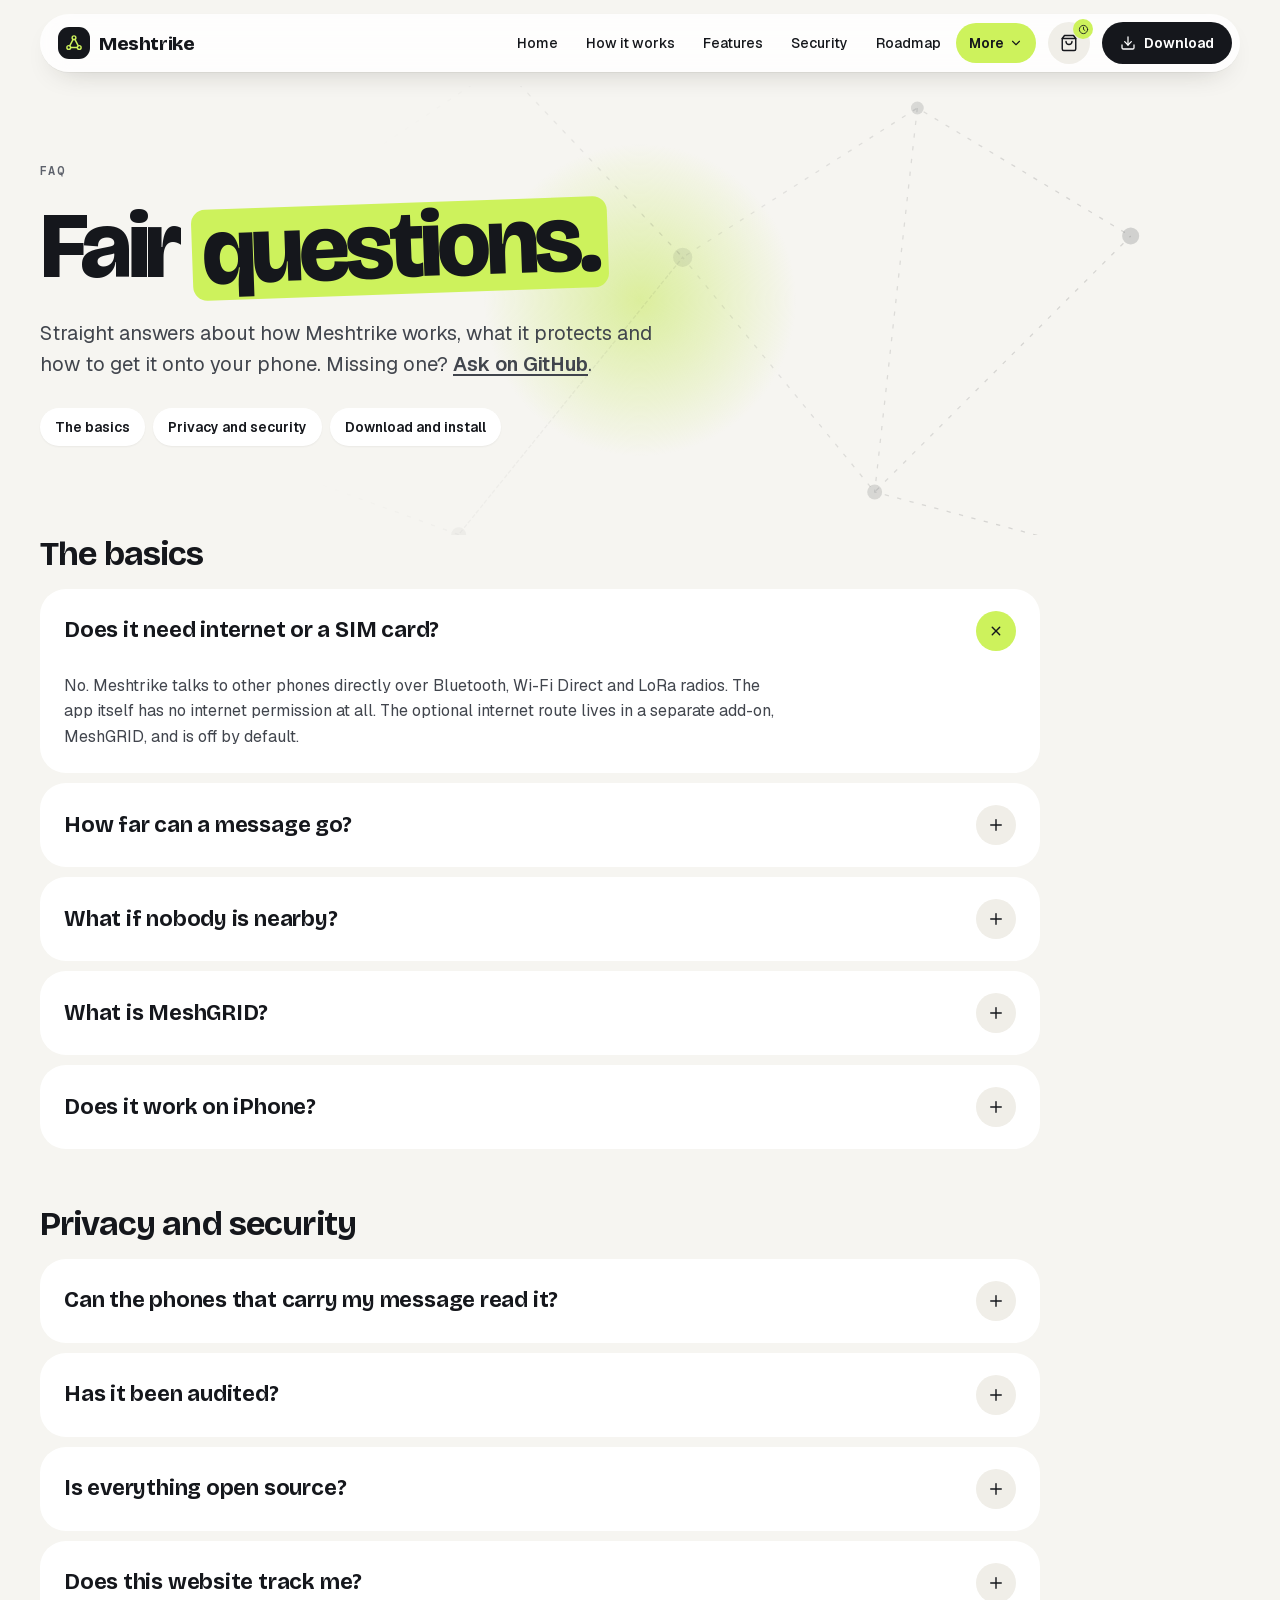
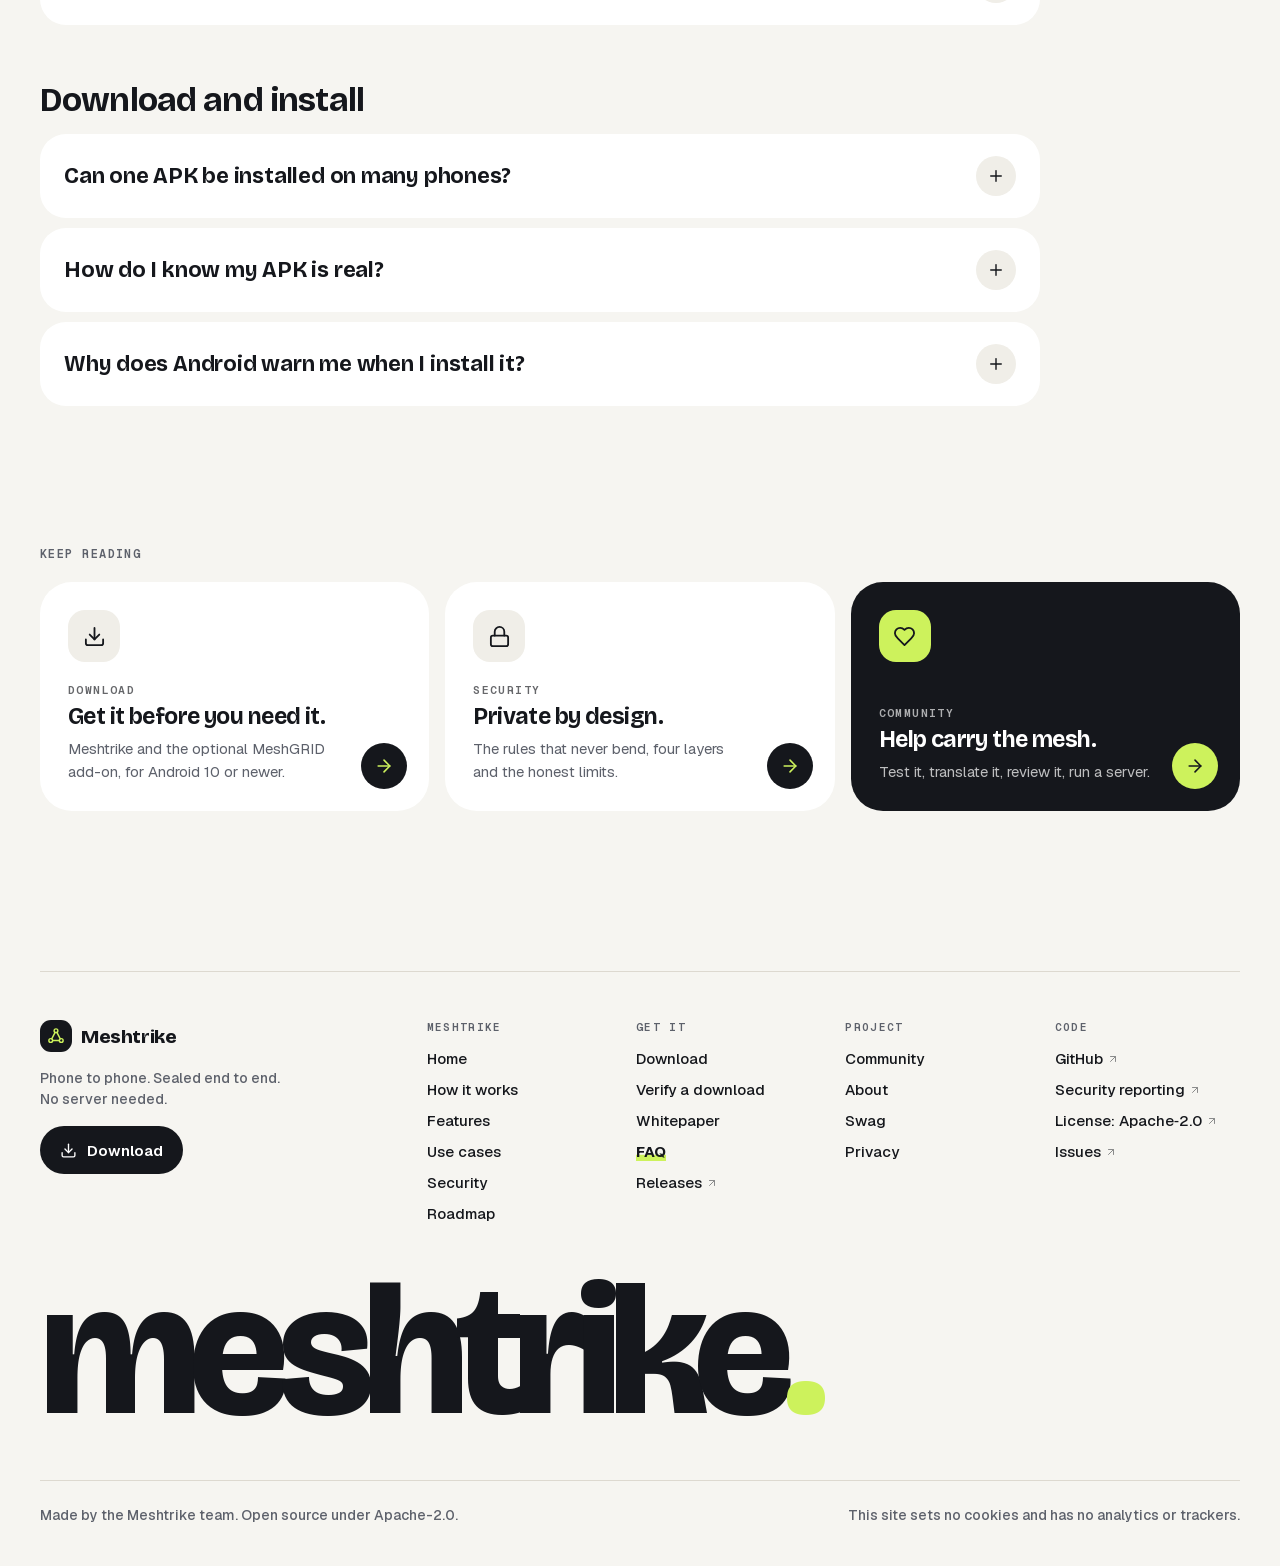
<file: faq.html>
<!DOCTYPE html>
<html lang="en">
<head>
<meta charset="utf-8">
<meta name="viewport" content="width=device-width, initial-scale=1">
<title>FAQ · Meshtrike</title>
<meta name="description" content="Fair questions about Meshtrike, answered: internet, range, privacy, MeshGRID, iPhone, open source, installing one APK on many phones and checking that your copy is real.">
<link rel="canonical" href="https://meshtrike0.github.io/faq.html">
<meta name="theme-color" content="#F6F5F1">
<meta name="referrer" content="no-referrer">
<!-- Everything is served from this folder: no analytics, no trackers, no third-party requests. -->
<meta http-equiv="Content-Security-Policy" content="default-src 'self'; img-src 'self' data:; style-src 'self' 'unsafe-inline'; script-src 'self'; font-src 'self'; connect-src 'none'; object-src 'none'; base-uri 'self'; form-action 'none'">
<meta property="og:title" content="FAQ · Meshtrike">
<meta property="og:description" content="Fair questions about Meshtrike, answered: internet, range, privacy, MeshGRID, iPhone, open source, installing one APK on many phones and checking that your copy is real.">
<meta property="og:type" content="website">
<meta property="og:url" content="https://meshtrike0.github.io/faq.html">
<link rel="icon" href="favicon.svg" type="image/svg+xml">
<link rel="preload" href="fonts/bricolage-grotesque-latin.woff2" as="font" type="font/woff2" crossorigin>
<link rel="preload" href="fonts/geist-latin.woff2" as="font" type="font/woff2" crossorigin>
<link rel="stylesheet" href="css/fonts.css">
<link rel="stylesheet" href="css/style.css">
<script src="js/config.js"></script>
<script src="js/main.js" defer></script>
<noscript><style>.qa__a{grid-template-rows:1fr!important;visibility:visible!important}.panel[hidden]{display:flex!important}.tabs{display:none}</style></noscript>
</head>
<body class="pg-faq">
<svg xmlns="http://www.w3.org/2000/svg" style="position:absolute;width:0;height:0;overflow:hidden" aria-hidden="true" focusable="false">
  <symbol id="i-mesh" viewBox="0 0 24 24"><circle cx="12" cy="5" r="2.5"/><circle cx="5" cy="18" r="2.5"/><circle cx="19" cy="18" r="2.5"/><path d="M10.8 7.2 6.3 15.8"/><path d="M13.2 7.2l4.5 8.6"/><path d="M7.5 18h9"/></symbol>
  <symbol id="i-download" viewBox="0 0 24 24"><path d="M12 15V3"/><path d="M21 15v4a2 2 0 0 1-2 2H5a2 2 0 0 1-2-2v-4"/><path d="m7 10 5 5 5-5"/></symbol>
  <symbol id="i-bag" viewBox="0 0 24 24"><path d="M6 2 3 6v14a2 2 0 0 0 2 2h14a2 2 0 0 0 2-2V6l-3-4Z"/><path d="M3 6h18"/><path d="M16 10a4 4 0 0 1-8 0"/></symbol>
  <symbol id="i-bt" viewBox="0 0 24 24"><path d="m7 7 10 10-5 5V2l5 5L7 17"/></symbol>
  <symbol id="i-clock" viewBox="0 0 24 24"><circle cx="12" cy="12" r="9"/><path d="M12 7v5l3 2"/></symbol>
  <symbol id="i-lock" viewBox="0 0 24 24"><rect x="3" y="11" width="18" height="11" rx="2"/><path d="M7 11V7a5 5 0 0 1 10 0v4"/></symbol>
  <symbol id="i-shieldOk" viewBox="0 0 24 24"><path d="M20 13c0 5-3.5 7.5-7.66 8.95a1 1 0 0 1-.67-.01C7.5 20.5 4 18 4 13V6a1 1 0 0 1 1-1c2 0 4.5-1.2 6.24-2.72a1.17 1.17 0 0 1 1.52 0C14.51 3.81 17 5 19 5a1 1 0 0 1 1 1z"/><path d="m9 12 2 2 4-4"/></symbol>
  <symbol id="i-plus" viewBox="0 0 24 24"><path d="M5 12h14"/><path d="M12 5v14"/></symbol>
  <symbol id="i-check" viewBox="0 0 24 24"><path d="M20 6 9 17l-5-5"/></symbol>
  <symbol id="i-checks" viewBox="0 0 24 24"><path d="M18 6 7 17l-5-5"/><path d="m22 10-7.5 7.5L13 16"/></symbol>
  <symbol id="i-x" viewBox="0 0 24 24"><path d="M18 6 6 18"/><path d="m6 6 12 12"/></symbol>
  <symbol id="i-right" viewBox="0 0 24 24"><path d="m9 18 6-6-6-6"/></symbol>
  <symbol id="i-users" viewBox="0 0 24 24"><path d="M16 21v-2a4 4 0 0 0-4-4H6a4 4 0 0 0-4 4v2"/><circle cx="9" cy="7" r="4"/><path d="M22 21v-2a4 4 0 0 0-3-3.87"/><path d="M16 3.13a4 4 0 0 1 0 7.75"/></symbol>
  <symbol id="i-down" viewBox="0 0 24 24"><path d="m6 9 6 6 6-6"/></symbol>
  <symbol id="i-menu" viewBox="0 0 24 24"><path d="M4 7h16"/><path d="M4 12h16"/><path d="M4 17h16"/></symbol>
  <symbol id="i-arrow" viewBox="0 0 24 24"><path d="M5 12h14"/><path d="m12 5 7 7-7 7"/></symbol>
  <symbol id="i-ext" viewBox="0 0 24 24"><path d="M7 7h10v10"/><path d="M7 17 17 7"/></symbol>
  <symbol id="i-book" viewBox="0 0 24 24"><path d="M12 7v14"/><path d="M3 18a1 1 0 0 1-1-1V4a1 1 0 0 1 1-1h5a4 4 0 0 1 4 4 4 4 0 0 1 4-4h5a1 1 0 0 1 1 1v13a1 1 0 0 1-1 1h-6a3 3 0 0 0-3 3 3 3 0 0 0-3-3z"/></symbol>
  <symbol id="i-info" viewBox="0 0 24 24"><circle cx="12" cy="12" r="10"/><path d="M12 16v-4"/><path d="M12 8h.01"/></symbol>
  <symbol id="i-help" viewBox="0 0 24 24"><circle cx="12" cy="12" r="10"/><path d="M9.09 9a3 3 0 0 1 5.83 1c0 2-3 3-3 3"/><path d="M12 17h.01"/></symbol>
  <symbol id="i-heart" viewBox="0 0 24 24"><path d="M19 14c1.49-1.46 3-3.21 3-5.5A5.5 5.5 0 0 0 16.5 3c-1.76 0-3 .5-4.5 2-1.5-1.5-2.74-2-4.5-2A5.5 5.5 0 0 0 2 8.5c0 2.3 1.5 4.05 3 5.5l7 7Z"/></symbol>
</svg>
<a class="skip" href="#main">Skip to content</a>
<div class="page">
<div class="blob" aria-hidden="true"></div>

<header class="hdr">
  <nav class="nav" aria-label="Main">
    <a class="logo" href="index.html"><span class="logo__mark"><svg class="i" aria-hidden="true" focusable="false"><use href="#i-mesh"/></svg></span>Meshtrike</a>
    <div class="nav__spacer"></div>
    <ul class="nav__links">
      <li><a href="index.html">Home</a></li>
      <li><a href="how-it-works.html">How it works</a></li>
      <li><a href="features.html">Features</a></li>
      <li><a href="security.html">Security</a></li>
      <li><a href="roadmap.html">Roadmap</a></li>
      <li class="more" data-dd>
        <details>
          <summary class="more__btn is-current">More<svg class="i more__chev" aria-hidden="true" focusable="false"><use href="#i-down"/></svg></summary>
          <ul class="more__menu">
          <li><a href="use-cases.html"><span class="more__ic"><svg class="i" aria-hidden="true" focusable="false"><use href="#i-users"/></svg></span><span class="more__txt"><span class="more__t">Use cases</span><span class="more__d">Festivals, protests, outages</span></span></a></li>
          <li><a href="faq.html" aria-current="page"><span class="more__ic"><svg class="i" aria-hidden="true" focusable="false"><use href="#i-help"/></svg></span><span class="more__txt"><span class="more__t">FAQ</span><span class="more__d">Fair questions, straight answers</span></span></a></li>
          <li><a href="community.html"><span class="more__ic"><svg class="i" aria-hidden="true" focusable="false"><use href="#i-heart"/></svg></span><span class="more__txt"><span class="more__t">Community</span><span class="more__d">Test, translate, run a server</span></span></a></li>
          <li><a href="swag.html"><span class="more__ic"><svg class="i" aria-hidden="true" focusable="false"><use href="#i-bag"/></svg></span><span class="more__txt"><span class="more__t">Swag</span><span class="more__d">Wear the mesh · coming soon</span></span></a></li>
          <li><a href="about.html"><span class="more__ic"><svg class="i" aria-hidden="true" focusable="false"><use href="#i-info"/></svg></span><span class="more__txt"><span class="more__t">About</span><span class="more__d">Why Meshtrike exists</span></span></a></li>
          <li><a href="whitepaper.html"><span class="more__ic"><svg class="i" aria-hidden="true" focusable="false"><use href="#i-book"/></svg></span><span class="more__txt"><span class="more__t">Whitepaper</span><span class="more__d">The design, in depth</span></span></a></li>
          <li><a href="verify.html"><span class="more__ic"><svg class="i" aria-hidden="true" focusable="false"><use href="#i-shieldOk"/></svg></span><span class="more__txt"><span class="more__t">Verify</span><span class="more__d">Check that your APK is real</span></span></a></li>
          </ul>
        </details>
      </li>
    </ul>
    <a class="cart-btn" href="swag.html" aria-label="Swag shop: coming soon" aria-haspopup="dialog" data-open-soon><svg class="i" aria-hidden="true" focusable="false"><use href="#i-bag"/></svg><span class="cart-btn__soon" aria-hidden="true"><svg class="i" aria-hidden="true" focusable="false"><use href="#i-clock"/></svg></span></a>
    <a class="nav__dl" href="download.html"><svg class="i" aria-hidden="true" focusable="false"><use href="#i-download"/></svg><span>Download</span></a>
    <details class="menu" data-dd>
      <summary class="menu__btn" aria-label="Menu"><svg class="i menu__open" aria-hidden="true" focusable="false"><use href="#i-menu"/></svg><svg class="i menu__close" aria-hidden="true" focusable="false"><use href="#i-x"/></svg></summary>
      <div class="menu__panel">
        <ul class="menu__main">
          <li><a href="index.html">Home</a></li>
          <li><a href="how-it-works.html">How it works</a></li>
          <li><a href="features.html">Features</a></li>
          <li><a href="security.html">Security</a></li>
          <li><a href="roadmap.html">Roadmap</a></li>
        </ul>
        <p class="menu__label">MORE</p>
        <ul class="menu__more">
          <li><a href="use-cases.html"><span class="menu__ic"><svg class="i" aria-hidden="true" focusable="false"><use href="#i-users"/></svg></span>Use cases</a></li>
          <li><a href="faq.html" aria-current="page"><span class="menu__ic"><svg class="i" aria-hidden="true" focusable="false"><use href="#i-help"/></svg></span>FAQ</a></li>
          <li><a href="community.html"><span class="menu__ic"><svg class="i" aria-hidden="true" focusable="false"><use href="#i-heart"/></svg></span>Community</a></li>
          <li><a href="swag.html"><span class="menu__ic"><svg class="i" aria-hidden="true" focusable="false"><use href="#i-bag"/></svg></span>Swag</a></li>
          <li><a href="about.html"><span class="menu__ic"><svg class="i" aria-hidden="true" focusable="false"><use href="#i-info"/></svg></span>About</a></li>
          <li><a href="whitepaper.html"><span class="menu__ic"><svg class="i" aria-hidden="true" focusable="false"><use href="#i-book"/></svg></span>Whitepaper</a></li>
          <li><a href="verify.html"><span class="menu__ic"><svg class="i" aria-hidden="true" focusable="false"><use href="#i-shieldOk"/></svg></span>Verify</a></li>
        </ul>
        <a class="btn btn--ink menu__dl" href="download.html"><svg class="i" aria-hidden="true" focusable="false"><use href="#i-download"/></svg>Download Meshtrike</a>
      </div>
    </details>
  </nav>
</header>

<main id="main">
<section class="sec phead" aria-labelledby="page-title">
  <svg class="phead__bg" aria-hidden="true" viewBox="0 0 1200 700" preserveAspectRatio="xMidYMid slice">
    <g class="lines" fill="none" stroke="#15171C" stroke-opacity=".14" stroke-width="1.2" stroke-dasharray="4 8">
      <path d="M80 140 L260 260 L470 120 L640 300 L860 160 L1060 280"/>
      <path d="M260 260 L210 480 L430 560 L640 300 L820 520 L1060 280"/>
      <path d="M470 120 L640 300 L430 560"/>
      <path d="M860 160 L820 520 L1120 600"/>
      <path d="M80 140 L210 480"/>
    </g>
    <g fill="#15171C" fill-opacity=".16">
      <circle cx="80" cy="140" r="6"/><circle cx="260" cy="260" r="8"/><circle cx="470" cy="120" r="6"/><circle cx="640" cy="300" r="9"/><circle cx="860" cy="160" r="6"/><circle cx="1060" cy="280" r="8"/><circle cx="210" cy="480" r="6"/><circle cx="430" cy="560" r="7"/><circle cx="820" cy="520" r="7"/><circle cx="1120" cy="600" r="6"/>
    </g>
  </svg>
  <div class="wrap phead__inner">
    <p class="eyebrow phead__eye">FAQ</p>
    <h1 class="h1p" id="page-title">Fair <span class="tilted-hl">questions.</span></h1>
    <p class="phead__lead">Straight answers about how Meshtrike works, what it protects and how to get it onto your phone. Missing one? <a class="inl" href="https://github.com/meshtrike0/meshtrike/issues" rel="noopener">Ask on GitHub</a>.</p>
    <ul class="phead__jump" aria-label="On this page">
      <li><a href="#basics">The basics</a></li>
      <li><a href="#privacy">Privacy and security</a></li>
      <li><a href="#install">Download and install</a></li>
    </ul>
  </div>
</section>

<section id="faq" class="sec faq faq--page" aria-label="Questions and answers">
  <div class="wrap stack faq__inner">
    <div class="faq__group" id="basics">
      <h2 class="faq__gt" data-reveal>The basics</h2>
      <div class="faq__list">
      <div class="qa open" id="q-internet" data-reveal>
        <h3><button class="qa__btn" type="button" id="qa-btn-0" aria-expanded="true" aria-controls="qa-0"><span class="qa__q">Does it need internet or a SIM card?</span><span class="qa__pm"><svg class="i" aria-hidden="true" focusable="false"><use href="#i-plus"/></svg></span></button></h3>
        <div class="qa__a" id="qa-0" role="region" aria-labelledby="qa-btn-0"><div><p>No. Meshtrike talks to other phones directly over Bluetooth, Wi-Fi Direct and LoRa radios. The app itself has no internet permission at all. The optional internet route lives in a separate add-on, MeshGRID, and is off by default.</p></div></div>
      </div>
      <div class="qa" id="q-range" data-reveal>
        <h3><button class="qa__btn" type="button" id="qa-btn-1" aria-expanded="false" aria-controls="qa-1"><span class="qa__q">How far can a message go?</span><span class="qa__pm"><svg class="i" aria-hidden="true" focusable="false"><use href="#i-plus"/></svg></span></button></h3>
        <div class="qa__a" id="qa-1" role="region" aria-labelledby="qa-btn-1"><div><p>Bluetooth reaches about 10–30 m per hop, Wi-Fi Direct 50–100 m, and a LoRa radio several kilometres. Beyond that, other phones carry your sealed message as people move, for up to 72 hours. <a class="inl" href="how-it-works.html#routes">Every route explained</a>.</p></div></div>
      </div>
      <div class="qa" id="q-nobody" data-reveal>
        <h3><button class="qa__btn" type="button" id="qa-btn-2" aria-expanded="false" aria-controls="qa-2"><span class="qa__q">What if nobody is nearby?</span><span class="qa__pm"><svg class="i" aria-hidden="true" focusable="false"><use href="#i-plus"/></svg></span></button></h3>
        <div class="qa__a" id="qa-2" role="region" aria-labelledby="qa-btn-2"><div><p>Your message waits safely on your phone and leaves as soon as another phone comes into range. The app tells you it’s waiting and why, so you never mistake waiting for sent.</p></div></div>
      </div>
      <div class="qa" id="q-meshgrid" data-reveal>
        <h3><button class="qa__btn" type="button" id="qa-btn-3" aria-expanded="false" aria-controls="qa-3"><span class="qa__q">What is MeshGRID?</span><span class="qa__pm"><svg class="i" aria-hidden="true" focusable="false"><use href="#i-plus"/></svg></span></button></h3>
        <div class="qa__a" id="qa-3" role="region" aria-labelledby="qa-btn-3"><div><p>An optional add-on app that handles Wi-Fi Direct and the private internet route through the Nym mixnet. It only carries messages that were already sealed on your phone, so it can’t read them. Keeping it separate means the main Meshtrike app never needs internet permission. <a class="inl" href="how-it-works.html#meshgrid">How MeshGRID works</a>.</p></div></div>
      </div>
      <div class="qa" id="q-iphone" data-reveal>
        <h3><button class="qa__btn" type="button" id="qa-btn-4" aria-expanded="false" aria-controls="qa-4"><span class="qa__q">Does it work on iPhone?</span><span class="qa__pm"><svg class="i" aria-hidden="true" focusable="false"><use href="#i-plus"/></svg></span></button></h3>
        <div class="qa__a" id="qa-4" role="region" aria-labelledby="qa-btn-4"><div><p>Not yet. Meshtrike is Android only for now, on Android 10 or newer. An iPhone app that shares the same core and talks to Android phones with the same sealed messages is on the <a class="inl" href="roadmap.html#later">roadmap</a>.</p></div></div>
      </div>
      </div>
    </div>
    <div class="faq__group" id="privacy">
      <h2 class="faq__gt" data-reveal>Privacy and security</h2>
      <div class="faq__list">
      <div class="qa" id="q-read" data-reveal>
        <h3><button class="qa__btn" type="button" id="qa-btn-5" aria-expanded="false" aria-controls="qa-5"><span class="qa__q">Can the phones that carry my message read it?</span><span class="qa__pm"><svg class="i" aria-hidden="true" focusable="false"><use href="#i-plus"/></svg></span></button></h3>
        <div class="qa__a" id="qa-5" role="region" aria-labelledby="qa-btn-5"><div><p>No. Messages are sealed end to end on your phone. Relays only hold an encrypted envelope and can’t tell who sent it or who it’s for. There is no Meshtrike server.</p></div></div>
      </div>
      <div class="qa" id="q-audit" data-reveal>
        <h3><button class="qa__btn" type="button" id="qa-btn-6" aria-expanded="false" aria-controls="qa-6"><span class="qa__q">Has it been audited?</span><span class="qa__pm"><svg class="i" aria-hidden="true" focusable="false"><use href="#i-plus"/></svg></span></button></h3>
        <div class="qa__a" id="qa-6" role="region" aria-labelledby="qa-btn-6"><div><p>Not yet. An independent security audit, field tests and a formal model of the protocol are planned before we call it ready for high-risk use. Until then, treat it as beta software. See <a class="inl" href="security.html#limits">the honest limits</a>.</p></div></div>
      </div>
      <div class="qa" id="q-open" data-reveal>
        <h3><button class="qa__btn" type="button" id="qa-btn-7" aria-expanded="false" aria-controls="qa-7"><span class="qa__q">Is everything open source?</span><span class="qa__pm"><svg class="i" aria-hidden="true" focusable="false"><use href="#i-plus"/></svg></span></button></h3>
        <div class="qa__a" id="qa-7" role="region" aria-labelledby="qa-btn-7"><div><p>Yes: the Rust core, the Android app, the MeshGRID add-on, this website and the build and release scripts are all <a class="inl" href="https://github.com/meshtrike0/meshtrike" rel="noopener">on GitHub</a> under Apache-2.0. The only thing not published is the private release signing key, which is exactly what lets you tell a real copy from a fake.</p></div></div>
      </div>
      <div class="qa" id="q-site" data-reveal>
        <h3><button class="qa__btn" type="button" id="qa-btn-8" aria-expanded="false" aria-controls="qa-8"><span class="qa__q">Does this website track me?</span><span class="qa__pm"><svg class="i" aria-hidden="true" focusable="false"><use href="#i-plus"/></svg></span></button></h3>
        <div class="qa__a" id="qa-8" role="region" aria-labelledby="qa-btn-8"><div><p>No. It sets no cookies, has no analytics and loads nothing from anyone else. It is hosted on GitHub Pages, which may log visitor IP addresses. <a class="inl" href="privacy.html">Read the privacy policy</a>.</p></div></div>
      </div>
      </div>
    </div>
    <div class="faq__group" id="install">
      <h2 class="faq__gt" data-reveal>Download and install</h2>
      <div class="faq__list">
      <div class="qa" id="q-many" data-reveal>
        <h3><button class="qa__btn" type="button" id="qa-btn-9" aria-expanded="false" aria-controls="qa-9"><span class="qa__q">Can one APK be installed on many phones?</span><span class="qa__pm"><svg class="i" aria-hidden="true" focusable="false"><use href="#i-plus"/></svg></span></button></h3>
        <div class="qa__a" id="qa-9" role="region" aria-labelledby="qa-btn-9"><div><p>Yes. One APK file works on any number of Android phones. Share it phone to phone with Nearby Share, Bluetooth or a USB stick; nobody has to download it from here. Each install creates its own keys on that phone. Because the signature travels inside the file, every copy can still be verified, and Android itself refuses to update Meshtrike from an APK signed by anyone else.</p></div></div>
      </div>
      <div class="qa" id="q-real" data-reveal>
        <h3><button class="qa__btn" type="button" id="qa-btn-10" aria-expanded="false" aria-controls="qa-10"><span class="qa__q">How do I know my APK is real?</span><span class="qa__pm"><svg class="i" aria-hidden="true" focusable="false"><use href="#i-plus"/></svg></span></button></h3>
        <div class="qa__a" id="qa-10" role="region" aria-labelledby="qa-btn-10"><div><p>Open the <a class="inl" href="verify.html">verify page</a> and pick the APK. It checks the signature with the same maths Android uses and compares the signing key with the official fingerprint, then tells you whether it’s real. The file never leaves your device. On a computer you can also run <code>sh verify.sh</code> from the repository.</p></div></div>
      </div>
      <div class="qa" id="q-android" data-reveal>
        <h3><button class="qa__btn" type="button" id="qa-btn-11" aria-expanded="false" aria-controls="qa-11"><span class="qa__q">Why does Android warn me when I install it?</span><span class="qa__pm"><svg class="i" aria-hidden="true" focusable="false"><use href="#i-plus"/></svg></span></button></h3>
        <div class="qa__a" id="qa-11" role="region" aria-labelledby="qa-btn-11"><div><p>Android shows a warning for every app that doesn’t come from Google Play, and Meshtrike is installed straight from its APK. Allow your browser or Files app to install it once. On newer Android versions this can include a one-time “advanced” confirmation and a short wait. <a class="inl" href="download.html#install">Step-by-step install guide</a>.</p></div></div>
      </div>
      </div>
    </div>
  </div>
</section>

<section class="sec next" aria-labelledby="next-title">
  <div class="wrap stack next__inner">
    <h2 class="eyebrow" id="next-title">KEEP READING</h2>
    <ul class="lgrid lgrid--next">
      <li data-reveal><a class="lcard lcard--sm tilt" href="download.html" data-tilt><span class="lcard__ic"><svg class="i" aria-hidden="true" focusable="false"><use href="#i-download"/></svg></span><span class="lcard__txt"><span class="lcard__eye">DOWNLOAD</span><span class="lcard__t">Get it before you need it.</span><span class="lcard__d">Meshtrike and the optional MeshGRID add-on, for Android 10 or newer.</span></span><span class="lcard__go"><svg class="i" aria-hidden="true" focusable="false"><use href="#i-arrow"/></svg></span></a></li>
      <li data-reveal><a class="lcard lcard--sm tilt" href="security.html" data-tilt><span class="lcard__ic"><svg class="i" aria-hidden="true" focusable="false"><use href="#i-lock"/></svg></span><span class="lcard__txt"><span class="lcard__eye">SECURITY</span><span class="lcard__t">Private by design.</span><span class="lcard__d">The rules that never bend, four layers and the honest limits.</span></span><span class="lcard__go"><svg class="i" aria-hidden="true" focusable="false"><use href="#i-arrow"/></svg></span></a></li>
      <li data-reveal><a class="lcard lcard--sm lcard--ink dark tilt" href="community.html" data-tilt><span class="lcard__ic"><svg class="i" aria-hidden="true" focusable="false"><use href="#i-heart"/></svg></span><span class="lcard__txt"><span class="lcard__eye">COMMUNITY</span><span class="lcard__t">Help carry the mesh.</span><span class="lcard__d">Test it, translate it, review it, run a server.</span></span><span class="lcard__go"><svg class="i" aria-hidden="true" focusable="false"><use href="#i-arrow"/></svg></span></a></li>
    </ul>
  </div>
</section>
</main>

<footer class="sec foot">
  <div class="wrap stack foot__inner">
    <div class="foot__top">
      <div class="foot__brand">
        <a class="logo" href="index.html"><span class="logo__mark"><svg class="i" aria-hidden="true" focusable="false"><use href="#i-mesh"/></svg></span>Meshtrike</a>
        <p class="foot__tag">Phone to phone. Sealed end to end. No server needed.</p>
        <a class="btn btn--ink foot__dl" href="download.html"><svg class="i" aria-hidden="true" focusable="false"><use href="#i-download"/></svg>Download</a>
      </div>
      <nav class="foot__nav" aria-label="Footer">
        <div class="foot__col"><h2 class="foot__h">Meshtrike</h2><ul class="foot__links"><li><a href="index.html">Home</a></li><li><a href="how-it-works.html">How it works</a></li><li><a href="features.html">Features</a></li><li><a href="use-cases.html">Use cases</a></li><li><a href="security.html">Security</a></li><li><a href="roadmap.html">Roadmap</a></li></ul></div>
        <div class="foot__col"><h2 class="foot__h">Get it</h2><ul class="foot__links"><li><a href="download.html">Download</a></li><li><a href="verify.html">Verify a download</a></li><li><a href="whitepaper.html">Whitepaper</a></li><li><a href="faq.html" aria-current="page">FAQ</a></li><li><a href="https://github.com/meshtrike0/meshtrike/releases" rel="noopener"><span class="nowrap">Releases<svg class="i foot__ext" aria-hidden="true" focusable="false"><use href="#i-ext"/></svg></span></a></li></ul></div>
        <div class="foot__col"><h2 class="foot__h">Project</h2><ul class="foot__links"><li><a href="community.html">Community</a></li><li><a href="about.html">About</a></li><li><a href="swag.html">Swag</a></li><li><a href="privacy.html">Privacy</a></li></ul></div>
        <div class="foot__col"><h2 class="foot__h">Code</h2><ul class="foot__links"><li><a href="https://github.com/meshtrike0/meshtrike" rel="noopener"><span class="nowrap">GitHub<svg class="i foot__ext" aria-hidden="true" focusable="false"><use href="#i-ext"/></svg></span></a></li><li><a href="https://github.com/meshtrike0/meshtrike/security" rel="noopener">Security <span class="nowrap">reporting<svg class="i foot__ext" aria-hidden="true" focusable="false"><use href="#i-ext"/></svg></span></a></li><li><a href="https://github.com/meshtrike0/meshtrike/blob/HEAD/LICENSE" rel="noopener">License: <span class="nowrap">Apache&#8209;2.0<svg class="i foot__ext" aria-hidden="true" focusable="false"><use href="#i-ext"/></svg></span></a></li><li><a href="https://github.com/meshtrike0/meshtrike/issues" rel="noopener"><span class="nowrap">Issues<svg class="i foot__ext" aria-hidden="true" focusable="false"><use href="#i-ext"/></svg></span></a></li></ul></div>
      </nav>
    </div>
    <p class="wordmark" aria-hidden="true">meshtrike<span class="lime">.</span></p>
    <div class="foot__row">
      <p class="foot__tag">Made by the Meshtrike team. Open source under Apache-2.0.</p>
      <p class="foot__tag">This site sets no cookies and has no analytics or trackers.</p>
    </div>
  </div>
</footer>

<div class="drawer drawer--soon" id="shop-soon">
  <div class="drawer__scrim" data-close-soon></div>
  <aside class="drawer__panel" role="dialog" aria-modal="true" aria-labelledby="soon-title" aria-describedby="soon-desc">
    <div class="drawer__hd"><h2 class="drawer__t" id="soon-title">Merch is coming soon</h2><button class="icon-btn" type="button" aria-label="Close" data-close-soon><svg class="i" aria-hidden="true" focusable="false"><use href="#i-x"/></svg></button></div>
    <div class="soon-msg">
      <span class="empty__ic"><svg class="i" aria-hidden="true" focusable="false"><use href="#i-bag"/></svg></span>
      <p class="soon-msg__d" id="soon-desc">The Meshtrike shop isn’t open yet, so there’s no bag or checkout. You can preview the first drop on the swag page.</p>
      <a class="btn btn--ink soon-msg__go" href="swag.html#swag" data-soon-go>Preview the swag<svg class="i" aria-hidden="true" focusable="false"><use href="#i-right"/></svg></a>
    </div>
  </aside>
</div>

<div class="toast" role="status" aria-live="polite"></div>
<div class="sr-only" aria-live="polite" data-sr></div>
</div>
</body>
</html>
</file>
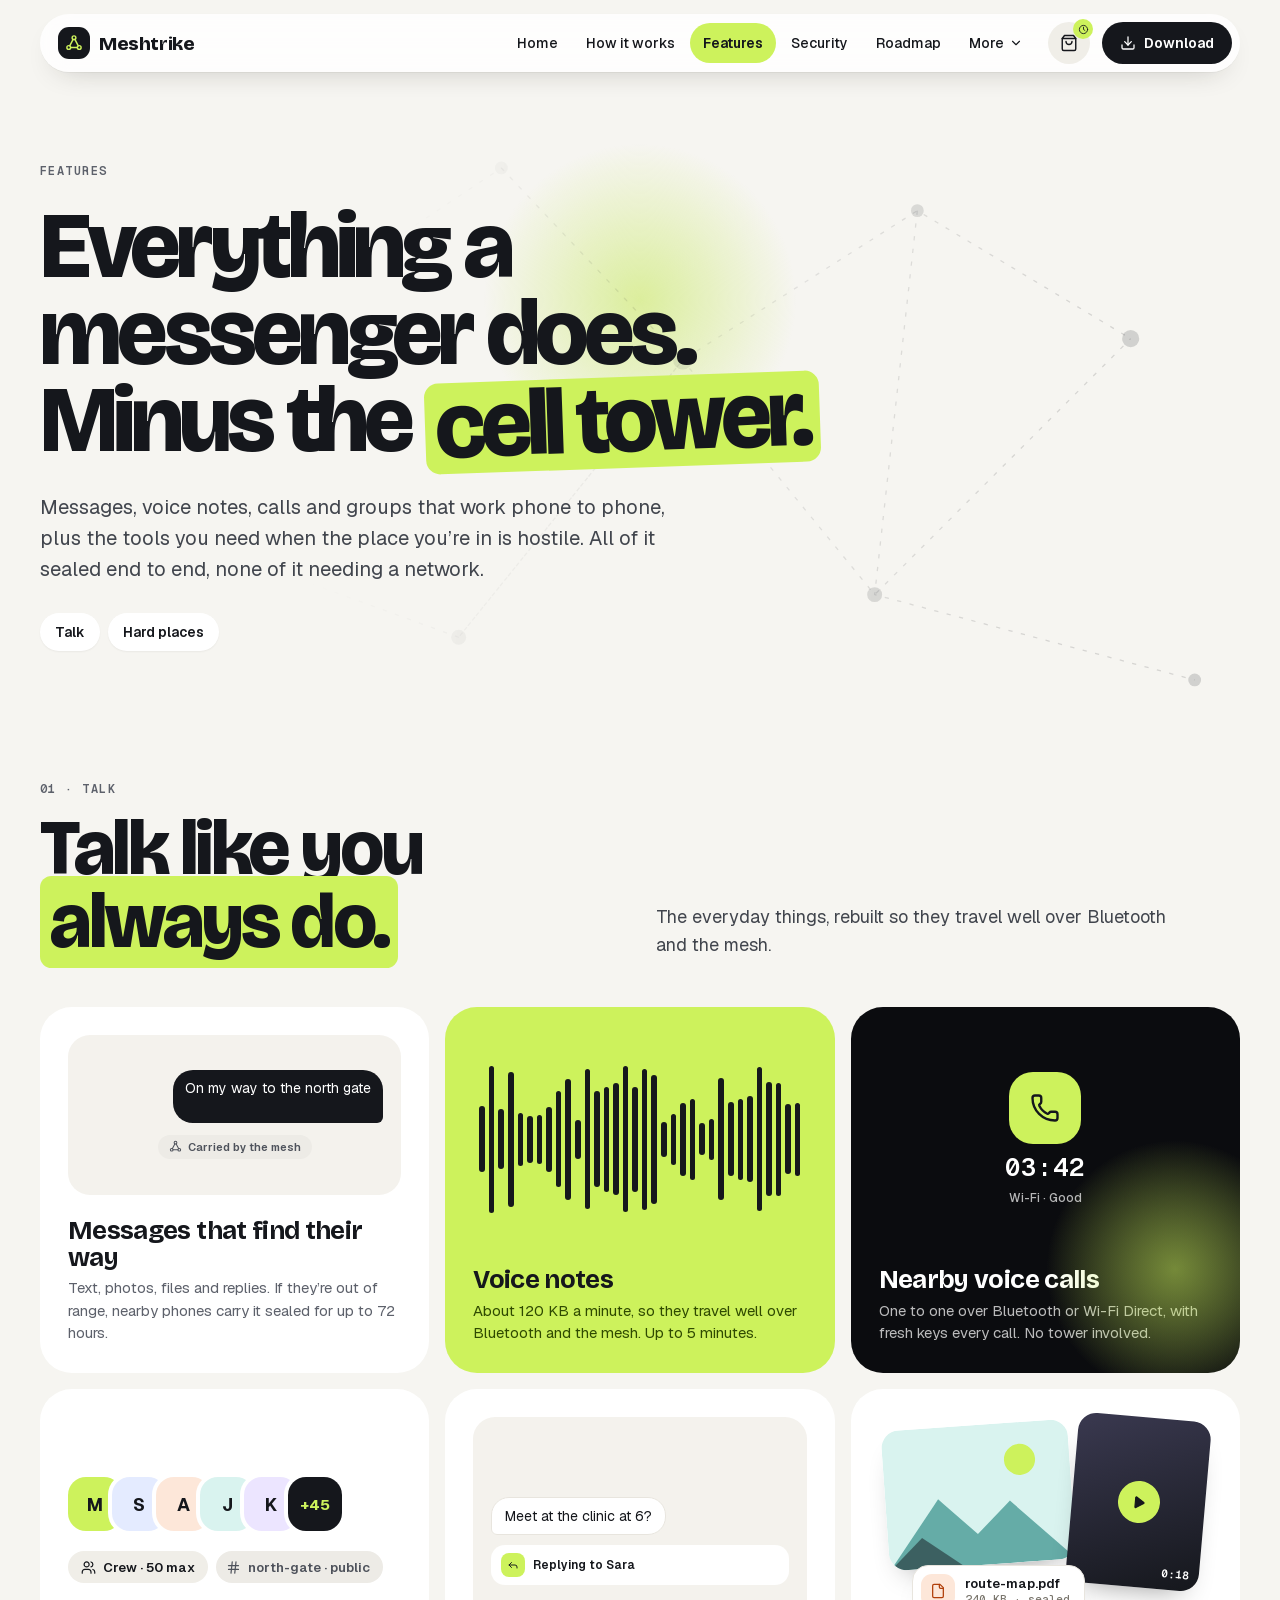
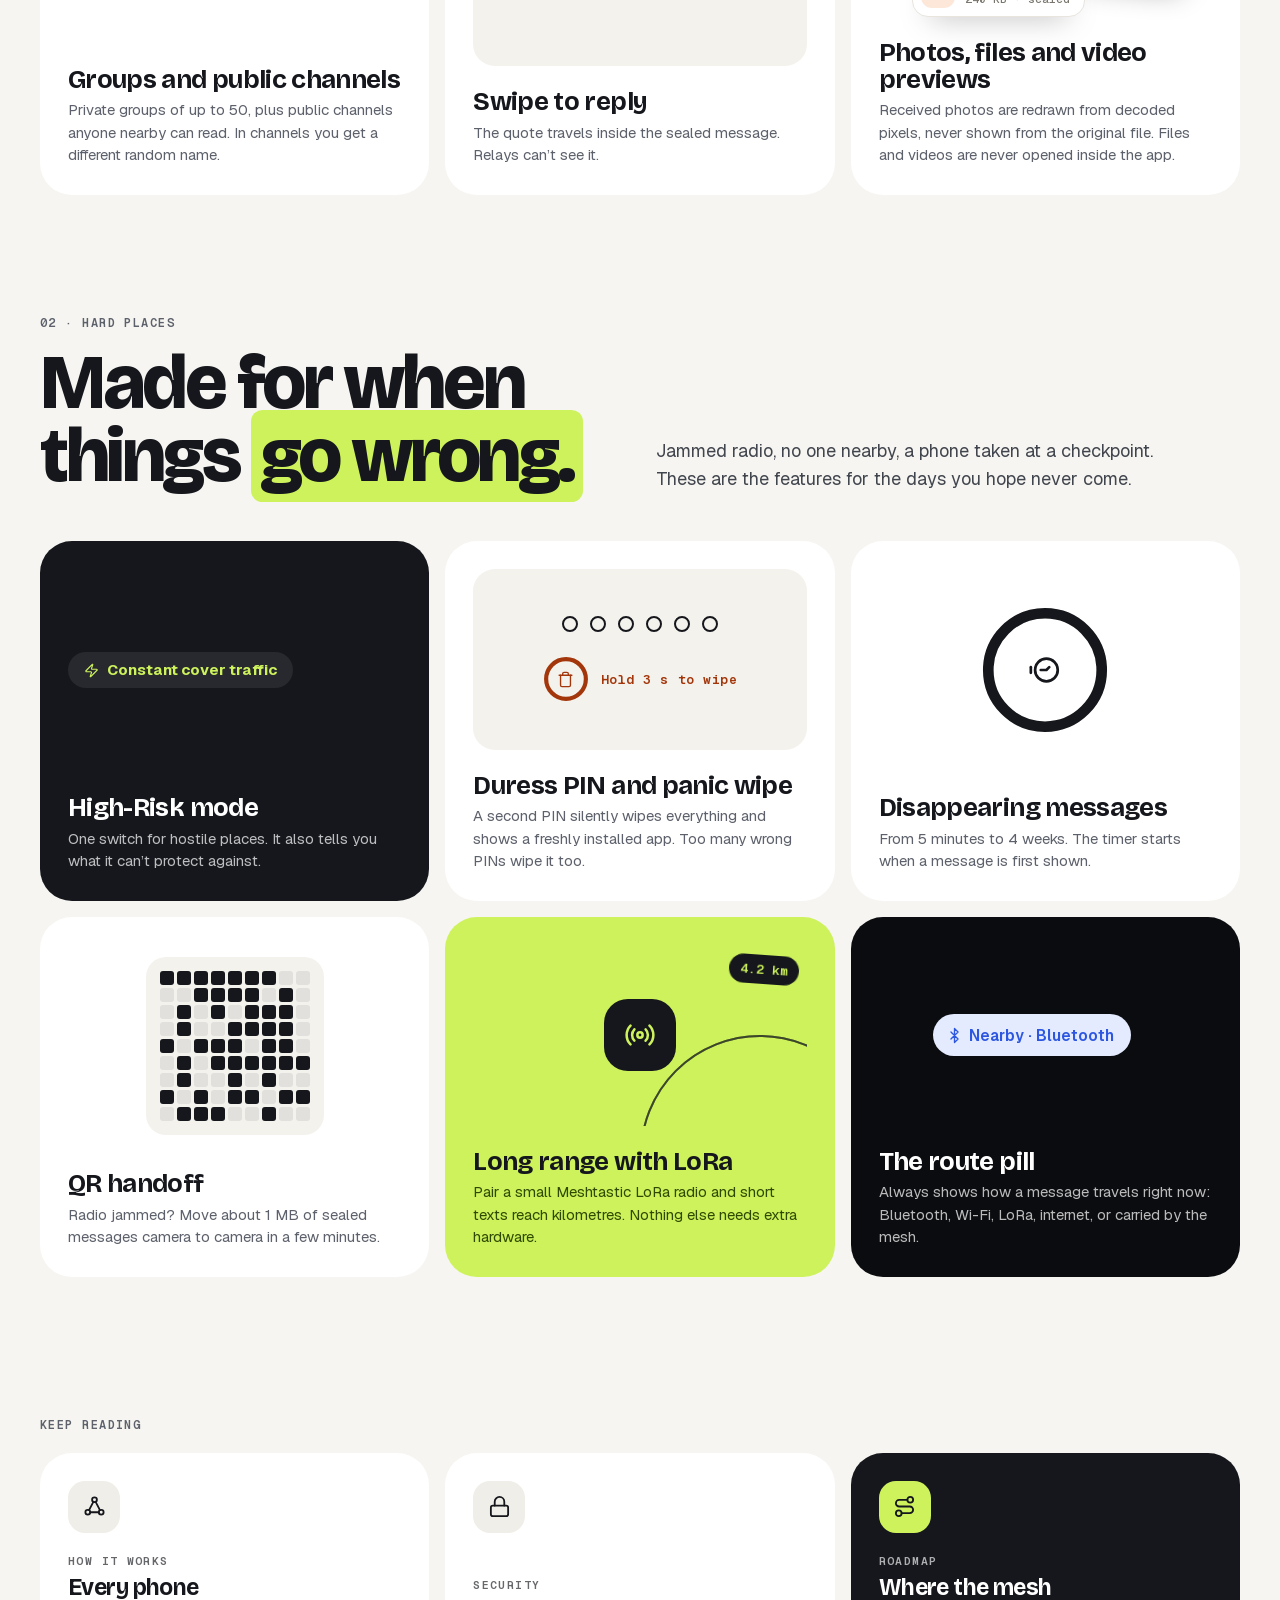
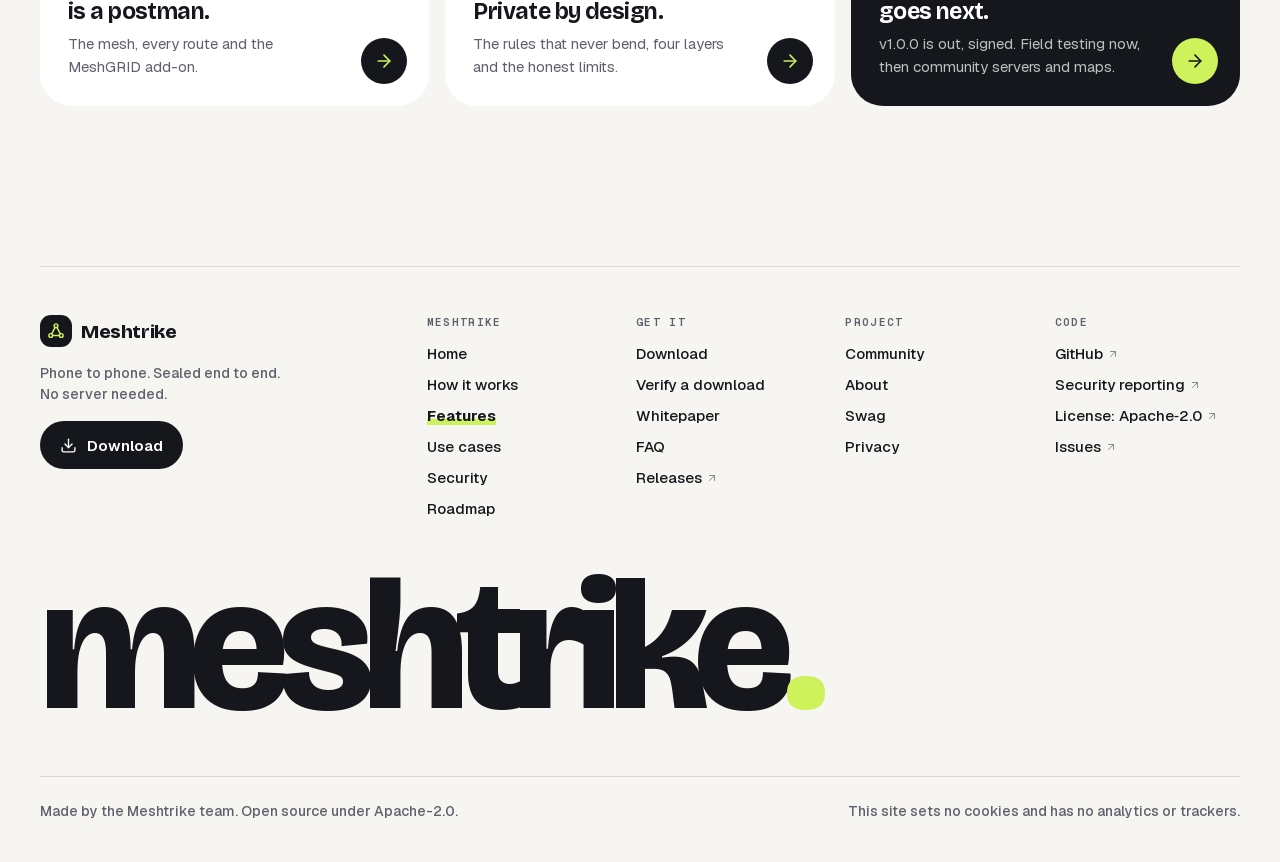
<file: features.html>
<!DOCTYPE html>
<html lang="en">
<head>
<meta charset="utf-8">
<meta name="viewport" content="width=device-width, initial-scale=1">
<title>Features · Meshtrike</title>
<meta name="description" content="Everything Meshtrike does without a cell tower: messages, voice notes, nearby calls, groups and public channels, disappearing messages, QR handoff, LoRa, High-Risk mode, duress PIN and panic wipe.">
<link rel="canonical" href="https://meshtrike0.github.io/features.html">
<meta name="theme-color" content="#F6F5F1">
<meta name="referrer" content="no-referrer">
<!-- Everything is served from this folder: no analytics, no trackers, no third-party requests. -->
<meta http-equiv="Content-Security-Policy" content="default-src 'self'; img-src 'self' data:; style-src 'self' 'unsafe-inline'; script-src 'self'; font-src 'self'; connect-src 'none'; object-src 'none'; base-uri 'self'; form-action 'none'">
<meta property="og:title" content="Features · Meshtrike">
<meta property="og:description" content="Everything Meshtrike does without a cell tower: messages, voice notes, nearby calls, groups and public channels, disappearing messages, QR handoff, LoRa, High-Risk mode, duress PIN and panic wipe.">
<meta property="og:type" content="website">
<meta property="og:url" content="https://meshtrike0.github.io/features.html">
<link rel="icon" href="favicon.svg" type="image/svg+xml">
<link rel="preload" href="fonts/bricolage-grotesque-latin.woff2" as="font" type="font/woff2" crossorigin>
<link rel="preload" href="fonts/geist-latin.woff2" as="font" type="font/woff2" crossorigin>
<link rel="stylesheet" href="css/fonts.css">
<link rel="stylesheet" href="css/style.css">
<script src="js/config.js"></script>
<script src="js/main.js" defer></script>
<noscript><style>.qa__a{grid-template-rows:1fr!important;visibility:visible!important}.panel[hidden]{display:flex!important}.tabs{display:none}</style></noscript>
</head>
<body class="pg-features">
<svg xmlns="http://www.w3.org/2000/svg" style="position:absolute;width:0;height:0;overflow:hidden" aria-hidden="true" focusable="false">
  <symbol id="i-mesh" viewBox="0 0 24 24"><circle cx="12" cy="5" r="2.5"/><circle cx="5" cy="18" r="2.5"/><circle cx="19" cy="18" r="2.5"/><path d="M10.8 7.2 6.3 15.8"/><path d="M13.2 7.2l4.5 8.6"/><path d="M7.5 18h9"/></symbol>
  <symbol id="i-download" viewBox="0 0 24 24"><path d="M12 15V3"/><path d="M21 15v4a2 2 0 0 1-2 2H5a2 2 0 0 1-2-2v-4"/><path d="m7 10 5 5 5-5"/></symbol>
  <symbol id="i-bag" viewBox="0 0 24 24"><path d="M6 2 3 6v14a2 2 0 0 0 2 2h14a2 2 0 0 0 2-2V6l-3-4Z"/><path d="M3 6h18"/><path d="M16 10a4 4 0 0 1-8 0"/></symbol>
  <symbol id="i-bt" viewBox="0 0 24 24"><path d="m7 7 10 10-5 5V2l5 5L7 17"/></symbol>
  <symbol id="i-wifi" viewBox="0 0 24 24"><path d="M12 20h.01"/><path d="M2 8.82a15 15 0 0 1 20 0"/><path d="M5 12.86a10 10 0 0 1 14 0"/><path d="M8.5 16.43a5 5 0 0 1 7 0"/></symbol>
  <symbol id="i-radio" viewBox="0 0 24 24"><path d="M4.9 19.1C1 15.2 1 8.8 4.9 4.9"/><path d="M7.8 16.2c-2.3-2.3-2.3-6.1 0-8.5"/><circle cx="12" cy="12" r="2"/><path d="M16.2 7.8c2.3 2.3 2.3 6.1 0 8.5"/><path d="M19.1 4.9C23 8.8 23 15.1 19.1 19"/></symbol>
  <symbol id="i-globe" viewBox="0 0 24 24"><circle cx="12" cy="12" r="10"/><path d="M12 2a14.5 14.5 0 0 0 0 20 14.5 14.5 0 0 0 0-20"/><path d="M2 12h20"/></symbol>
  <symbol id="i-clock" viewBox="0 0 24 24"><circle cx="12" cy="12" r="9"/><path d="M12 7v5l3 2"/></symbol>
  <symbol id="i-lock" viewBox="0 0 24 24"><rect x="3" y="11" width="18" height="11" rx="2"/><path d="M7 11V7a5 5 0 0 1 10 0v4"/></symbol>
  <symbol id="i-shieldOk" viewBox="0 0 24 24"><path d="M20 13c0 5-3.5 7.5-7.66 8.95a1 1 0 0 1-.67-.01C7.5 20.5 4 18 4 13V6a1 1 0 0 1 1-1c2 0 4.5-1.2 6.24-2.72a1.17 1.17 0 0 1 1.52 0C14.51 3.81 17 5 19 5a1 1 0 0 1 1 1z"/><path d="m9 12 2 2 4-4"/></symbol>
  <symbol id="i-call" viewBox="0 0 24 24"><path d="M13.83 16.57a1 1 0 0 0 1.21-.3l.36-.48a2 2 0 0 1 1.6-.8h3a2 2 0 0 1 2 2v3a2 2 0 0 1-2 2A18 18 0 0 1 2 4a2 2 0 0 1 2-2h3a2 2 0 0 1 2 2v3a2 2 0 0 1-.8 1.6l-.47.35a1 1 0 0 0-.29 1.23 14 14 0 0 0 6.39 6.39"/></symbol>
  <symbol id="i-play" viewBox="0 0 24 24"><path d="M7 4.5v15a1 1 0 0 0 1.5.86l12-7.5a1 1 0 0 0 0-1.72l-12-7.5A1 1 0 0 0 7 4.5Z"/></symbol>
  <symbol id="i-check" viewBox="0 0 24 24"><path d="M20 6 9 17l-5-5"/></symbol>
  <symbol id="i-checks" viewBox="0 0 24 24"><path d="M18 6 7 17l-5-5"/><path d="m22 10-7.5 7.5L13 16"/></symbol>
  <symbol id="i-reply" viewBox="0 0 24 24"><path d="m9 17-5-5 5-5"/><path d="M20 18v-2a4 4 0 0 0-4-4H4"/></symbol>
  <symbol id="i-timer" viewBox="0 0 24 24"><circle cx="12" cy="13" r="8"/><path d="M12 9v4l2 2"/><path d="M10 2h4"/></symbol>
  <symbol id="i-zap" viewBox="0 0 24 24"><path d="M4 14a1 1 0 0 1-.78-1.63l9.9-10.2a.5.5 0 0 1 .86.46l-1.92 6.02A1 1 0 0 0 13 10h7a1 1 0 0 1 .78 1.63l-9.9 10.2a.5.5 0 0 1-.86-.46l1.92-6.02A1 1 0 0 0 11 14z"/></symbol>
  <symbol id="i-chat" viewBox="0 0 24 24"><path d="M7.9 20A9 9 0 1 0 4 16.1L2 22Z"/></symbol>
  <symbol id="i-x" viewBox="0 0 24 24"><path d="M18 6 6 18"/><path d="m6 6 12 12"/></symbol>
  <symbol id="i-right" viewBox="0 0 24 24"><path d="m9 18 6-6-6-6"/></symbol>
  <symbol id="i-users" viewBox="0 0 24 24"><path d="M16 21v-2a4 4 0 0 0-4-4H6a4 4 0 0 0-4 4v2"/><circle cx="9" cy="7" r="4"/><path d="M22 21v-2a4 4 0 0 0-3-3.87"/><path d="M16 3.13a4 4 0 0 1 0 7.75"/></symbol>
  <symbol id="i-qr" viewBox="0 0 24 24"><rect x="3" y="3" width="5" height="5" rx="1"/><rect x="16" y="3" width="5" height="5" rx="1"/><rect x="3" y="16" width="5" height="5" rx="1"/><path d="M21 16h-3a2 2 0 0 0-2 2v3"/><path d="M12 7v3a2 2 0 0 1-2 2H7"/><path d="M16 12h1"/><path d="M12 21v-1"/></symbol>
  <symbol id="i-down" viewBox="0 0 24 24"><path d="m6 9 6 6 6-6"/></symbol>
  <symbol id="i-menu" viewBox="0 0 24 24"><path d="M4 7h16"/><path d="M4 12h16"/><path d="M4 17h16"/></symbol>
  <symbol id="i-arrow" viewBox="0 0 24 24"><path d="M5 12h14"/><path d="m12 5 7 7-7 7"/></symbol>
  <symbol id="i-ext" viewBox="0 0 24 24"><path d="M7 7h10v10"/><path d="M7 17 17 7"/></symbol>
  <symbol id="i-book" viewBox="0 0 24 24"><path d="M12 7v14"/><path d="M3 18a1 1 0 0 1-1-1V4a1 1 0 0 1 1-1h5a4 4 0 0 1 4 4 4 4 0 0 1 4-4h5a1 1 0 0 1 1 1v13a1 1 0 0 1-1 1h-6a3 3 0 0 0-3 3 3 3 0 0 0-3-3z"/></symbol>
  <symbol id="i-file" viewBox="0 0 24 24"><path d="M15 2H6a2 2 0 0 0-2 2v16a2 2 0 0 0 2 2h12a2 2 0 0 0 2-2V7Z"/><path d="M14 2v4a2 2 0 0 0 2 2h4"/></symbol>
  <symbol id="i-info" viewBox="0 0 24 24"><circle cx="12" cy="12" r="10"/><path d="M12 16v-4"/><path d="M12 8h.01"/></symbol>
  <symbol id="i-help" viewBox="0 0 24 24"><circle cx="12" cy="12" r="10"/><path d="M9.09 9a3 3 0 0 1 5.83 1c0 2-3 3-3 3"/><path d="M12 17h.01"/></symbol>
  <symbol id="i-heart" viewBox="0 0 24 24"><path d="M19 14c1.49-1.46 3-3.21 3-5.5A5.5 5.5 0 0 0 16.5 3c-1.76 0-3 .5-4.5 2-1.5-1.5-2.74-2-4.5-2A5.5 5.5 0 0 0 2 8.5c0 2.3 1.5 4.05 3 5.5l7 7Z"/></symbol>
  <symbol id="i-trash" viewBox="0 0 24 24"><path d="M3 6h18"/><path d="M19 6v14c0 1-1 2-2 2H7c-1 0-2-1-2-2V6"/><path d="M8 6V4c0-1 1-2 2-2h4c1 0 2 1 2 2v2"/></symbol>
  <symbol id="i-hash" viewBox="0 0 24 24"><path d="M4 9h16"/><path d="M4 15h16"/><path d="M10 3 8 21"/><path d="m16 3-2 18"/></symbol>
  <symbol id="i-route" viewBox="0 0 24 24"><circle cx="6" cy="19" r="3"/><path d="M9 19h8.5a3.5 3.5 0 0 0 0-7h-11a3.5 3.5 0 0 1 0-7H15"/><circle cx="18" cy="5" r="3"/></symbol>
</svg>
<a class="skip" href="#main">Skip to content</a>
<div class="page">
<div class="blob" aria-hidden="true"></div>

<header class="hdr">
  <nav class="nav" aria-label="Main">
    <a class="logo" href="index.html"><span class="logo__mark"><svg class="i" aria-hidden="true" focusable="false"><use href="#i-mesh"/></svg></span>Meshtrike</a>
    <div class="nav__spacer"></div>
    <ul class="nav__links">
      <li><a href="index.html">Home</a></li>
      <li><a href="how-it-works.html">How it works</a></li>
      <li><a href="features.html" aria-current="page">Features</a></li>
      <li><a href="security.html">Security</a></li>
      <li><a href="roadmap.html">Roadmap</a></li>
      <li class="more" data-dd>
        <details>
          <summary class="more__btn">More<svg class="i more__chev" aria-hidden="true" focusable="false"><use href="#i-down"/></svg></summary>
          <ul class="more__menu">
          <li><a href="use-cases.html"><span class="more__ic"><svg class="i" aria-hidden="true" focusable="false"><use href="#i-users"/></svg></span><span class="more__txt"><span class="more__t">Use cases</span><span class="more__d">Festivals, protests, outages</span></span></a></li>
          <li><a href="faq.html"><span class="more__ic"><svg class="i" aria-hidden="true" focusable="false"><use href="#i-help"/></svg></span><span class="more__txt"><span class="more__t">FAQ</span><span class="more__d">Fair questions, straight answers</span></span></a></li>
          <li><a href="community.html"><span class="more__ic"><svg class="i" aria-hidden="true" focusable="false"><use href="#i-heart"/></svg></span><span class="more__txt"><span class="more__t">Community</span><span class="more__d">Test, translate, run a server</span></span></a></li>
          <li><a href="swag.html"><span class="more__ic"><svg class="i" aria-hidden="true" focusable="false"><use href="#i-bag"/></svg></span><span class="more__txt"><span class="more__t">Swag</span><span class="more__d">Wear the mesh · coming soon</span></span></a></li>
          <li><a href="about.html"><span class="more__ic"><svg class="i" aria-hidden="true" focusable="false"><use href="#i-info"/></svg></span><span class="more__txt"><span class="more__t">About</span><span class="more__d">Why Meshtrike exists</span></span></a></li>
          <li><a href="whitepaper.html"><span class="more__ic"><svg class="i" aria-hidden="true" focusable="false"><use href="#i-book"/></svg></span><span class="more__txt"><span class="more__t">Whitepaper</span><span class="more__d">The design, in depth</span></span></a></li>
          <li><a href="verify.html"><span class="more__ic"><svg class="i" aria-hidden="true" focusable="false"><use href="#i-shieldOk"/></svg></span><span class="more__txt"><span class="more__t">Verify</span><span class="more__d">Check that your APK is real</span></span></a></li>
          </ul>
        </details>
      </li>
    </ul>
    <a class="cart-btn" href="swag.html" aria-label="Swag shop: coming soon" aria-haspopup="dialog" data-open-soon><svg class="i" aria-hidden="true" focusable="false"><use href="#i-bag"/></svg><span class="cart-btn__soon" aria-hidden="true"><svg class="i" aria-hidden="true" focusable="false"><use href="#i-clock"/></svg></span></a>
    <a class="nav__dl" href="download.html"><svg class="i" aria-hidden="true" focusable="false"><use href="#i-download"/></svg><span>Download</span></a>
    <details class="menu" data-dd>
      <summary class="menu__btn" aria-label="Menu"><svg class="i menu__open" aria-hidden="true" focusable="false"><use href="#i-menu"/></svg><svg class="i menu__close" aria-hidden="true" focusable="false"><use href="#i-x"/></svg></summary>
      <div class="menu__panel">
        <ul class="menu__main">
          <li><a href="index.html">Home</a></li>
          <li><a href="how-it-works.html">How it works</a></li>
          <li><a href="features.html" aria-current="page">Features</a></li>
          <li><a href="security.html">Security</a></li>
          <li><a href="roadmap.html">Roadmap</a></li>
        </ul>
        <p class="menu__label">MORE</p>
        <ul class="menu__more">
          <li><a href="use-cases.html"><span class="menu__ic"><svg class="i" aria-hidden="true" focusable="false"><use href="#i-users"/></svg></span>Use cases</a></li>
          <li><a href="faq.html"><span class="menu__ic"><svg class="i" aria-hidden="true" focusable="false"><use href="#i-help"/></svg></span>FAQ</a></li>
          <li><a href="community.html"><span class="menu__ic"><svg class="i" aria-hidden="true" focusable="false"><use href="#i-heart"/></svg></span>Community</a></li>
          <li><a href="swag.html"><span class="menu__ic"><svg class="i" aria-hidden="true" focusable="false"><use href="#i-bag"/></svg></span>Swag</a></li>
          <li><a href="about.html"><span class="menu__ic"><svg class="i" aria-hidden="true" focusable="false"><use href="#i-info"/></svg></span>About</a></li>
          <li><a href="whitepaper.html"><span class="menu__ic"><svg class="i" aria-hidden="true" focusable="false"><use href="#i-book"/></svg></span>Whitepaper</a></li>
          <li><a href="verify.html"><span class="menu__ic"><svg class="i" aria-hidden="true" focusable="false"><use href="#i-shieldOk"/></svg></span>Verify</a></li>
        </ul>
        <a class="btn btn--ink menu__dl" href="download.html"><svg class="i" aria-hidden="true" focusable="false"><use href="#i-download"/></svg>Download Meshtrike</a>
      </div>
    </details>
  </nav>
</header>

<main id="main">
<section class="sec phead" aria-labelledby="page-title">
  <svg class="phead__bg" aria-hidden="true" viewBox="0 0 1200 700" preserveAspectRatio="xMidYMid slice">
    <g class="lines" fill="none" stroke="#15171C" stroke-opacity=".14" stroke-width="1.2" stroke-dasharray="4 8">
      <path d="M80 140 L260 260 L470 120 L640 300 L860 160 L1060 280"/>
      <path d="M260 260 L210 480 L430 560 L640 300 L820 520 L1060 280"/>
      <path d="M470 120 L640 300 L430 560"/>
      <path d="M860 160 L820 520 L1120 600"/>
      <path d="M80 140 L210 480"/>
    </g>
    <g fill="#15171C" fill-opacity=".16">
      <circle cx="80" cy="140" r="6"/><circle cx="260" cy="260" r="8"/><circle cx="470" cy="120" r="6"/><circle cx="640" cy="300" r="9"/><circle cx="860" cy="160" r="6"/><circle cx="1060" cy="280" r="8"/><circle cx="210" cy="480" r="6"/><circle cx="430" cy="560" r="7"/><circle cx="820" cy="520" r="7"/><circle cx="1120" cy="600" r="6"/>
    </g>
  </svg>
  <div class="wrap phead__inner">
    <p class="eyebrow phead__eye">FEATURES</p>
    <h1 class="h1p" id="page-title">Everything a messenger does. Minus the <span class="tilted-hl">cell tower.</span></h1>
    <p class="phead__lead">Messages, voice notes, calls and groups that work phone to phone, plus the tools you need when the place you’re in is hostile. All of it sealed end to end, none of it needing a network.</p>
    <ul class="phead__jump" aria-label="On this page">
      <li><a href="#talk">Talk</a></li>
      <li><a href="#hard-places">Hard places</a></li>
    </ul>
  </div>
</section>

<section id="talk" class="sec features" aria-labelledby="talk-title">
  <div class="wrap stack features__inner">
    <div class="split" data-reveal>
      <div class="sec-head">
        <p class="eyebrow">01 · TALK</p>
        <h2 class="h2" id="talk-title">Talk like you <span class="hl">always do.</span></h2>
      </div>
      <p class="lead">The everyday things, rebuilt so they travel well over Bluetooth and the mesh.</p>
    </div>
    <div class="feat-grid">

      <article class="feat tilt" data-reveal data-tilt>
        <div class="demo-states" aria-hidden="true">
          <div class="bub bub--out demo-states__bub"><span>On my way to the north gate</span><span class="demo-states__st"><span class="bub__st st-wait"><svg class="i" aria-hidden="true" focusable="false"><use href="#i-clock"/></svg><span>Waiting</span></span><span class="bub__st st-sent"><svg class="i" aria-hidden="true" focusable="false"><use href="#i-check"/></svg><span>Sent</span></span><span class="bub__st st-done"><svg class="i" aria-hidden="true" focusable="false"><use href="#i-checks"/></svg><span>Delivered</span></span></span></div>
          <span class="bub--sys demo-states__sys"><svg class="i" aria-hidden="true" focusable="false"><use href="#i-mesh"/></svg>Carried by the mesh</span>
        </div>
        <div class="feat__txt"><h3 class="feat__t">Messages that find their way</h3><p class="feat__d">Text, photos, files and replies. If they’re out of range, nearby phones carry it sealed for up to 72 hours.</p></div>
      </article>

      <article class="feat feat--lime tilt" data-reveal data-tilt>
        <div class="bigwave" aria-hidden="true"><span style="height:66px;animation-delay:0.00s"></span><span style="height:147px;animation-delay:0.05s"></span><span style="height:60px;animation-delay:0.10s"></span><span style="height:135px;animation-delay:0.15s"></span><span style="height:53px;animation-delay:0.20s"></span><span style="height:47px;animation-delay:0.25s"></span><span style="height:49px;animation-delay:0.30s"></span><span style="height:65px;animation-delay:0.35s"></span><span style="height:96px;animation-delay:0.40s"></span><span style="height:121px;animation-delay:0.45s"></span><span style="height:39px;animation-delay:0.50s"></span><span style="height:140px;animation-delay:0.55s"></span><span style="height:96px;animation-delay:0.60s"></span><span style="height:105px;animation-delay:0.65s"></span><span style="height:112px;animation-delay:0.70s"></span><span style="height:146px;animation-delay:0.75s"></span><span style="height:105px;animation-delay:0.80s"></span><span style="height:141px;animation-delay:0.85s"></span><span style="height:129px;animation-delay:0.90s"></span><span style="height:35px;animation-delay:0.95s"></span><span style="height:51px;animation-delay:1.00s"></span><span style="height:73px;animation-delay:1.05s"></span><span style="height:81px;animation-delay:1.10s"></span><span style="height:32px;animation-delay:1.15s"></span><span style="height:41px;animation-delay:1.20s"></span><span style="height:122px;animation-delay:1.25s"></span><span style="height:74px;animation-delay:1.30s"></span><span style="height:81px;animation-delay:1.35s"></span><span style="height:86px;animation-delay:1.40s"></span><span style="height:144px;animation-delay:1.45s"></span><span style="height:114px;animation-delay:1.50s"></span><span style="height:113px;animation-delay:1.55s"></span><span style="height:70px;animation-delay:1.60s"></span><span style="height:73px;animation-delay:1.65s"></span></div>
        <div class="feat__txt"><h3 class="feat__t">Voice notes</h3><p class="feat__d">About 120 KB a minute, so they travel well over Bluetooth and the mesh. Up to 5 minutes.</p></div>
      </article>

      <article class="feat feat--black dark tilt" data-reveal data-tilt>
        <div class="callstage" aria-hidden="true">
          <span class="callstage__ping"></span>
          <span class="callstage__ping callstage__ping--2"></span>
          <div class="callstage__mid"><span class="callstage__ic"><svg class="i" aria-hidden="true" focusable="false"><use href="#i-call"/></svg></span><span class="callstage__time">03:42</span><span class="callstage__q">Wi-Fi · Good</span></div>
        </div>
        <div class="feat__txt"><h3 class="feat__t">Nearby voice calls</h3><p class="feat__d">One to one over Bluetooth or Wi-Fi Direct, with fresh keys every call. No tower involved.</p></div>
      </article>

      <article class="feat tilt" data-reveal data-tilt>
        <div class="demo-group" aria-hidden="true">
          <div class="demo-group__stack"><span style="--c:#CDF25C">M</span><span style="--c:#E4EBFF">S</span><span style="--c:#FDE7D9">A</span><span style="--c:#D9F3EF">J</span><span style="--c:#ECE5FF">K</span><span class="demo-group__more">+45</span></div>
          <div class="demo-group__chans"><span class="chip chip--plain"><svg class="i" aria-hidden="true" focusable="false"><use href="#i-users"/></svg>Crew · 50 max</span><span class="chip c-mesh"><svg class="i" aria-hidden="true" focusable="false"><use href="#i-hash"/></svg>north-gate · public</span></div>
        </div>
        <div class="feat__txt"><h3 class="feat__t">Groups and public channels</h3><p class="feat__d">Private groups of up to 50, plus public channels anyone nearby can read. In channels you get a different random name.</p></div>
      </article>

      <article class="feat tilt" data-reveal data-tilt>
        <div class="demo-swipe" aria-hidden="true">
          <div class="swipe">
            <span class="swipe__ic"><svg class="i" aria-hidden="true" focusable="false"><use href="#i-reply"/></svg></span>
            <div class="swipe__bub">Meet at the clinic at 6?</div>
          </div>
          <div class="replybar"><span class="replybar__ic"><svg class="i" aria-hidden="true" focusable="false"><use href="#i-reply"/></svg></span><span class="replybar__t">Replying to Sara</span></div>
        </div>
        <div class="feat__txt"><h3 class="feat__t">Swipe to reply</h3><p class="feat__d">The quote travels inside the sealed message. Relays can’t see it.</p></div>
      </article>

      <article class="feat tilt" data-reveal data-tilt>
        <div class="demo-media" aria-hidden="true">
          <span class="demo-media__photo"><svg viewBox="0 0 120 90" preserveAspectRatio="xMidYMid slice"><rect width="120" height="90" fill="#D9F3EF"/><circle cx="88" cy="24" r="10" fill="#CDF25C"/><path d="M0 90 L34 46 L58 70 L80 50 L120 90Z" fill="#08736E" fill-opacity=".55"/><path d="M0 90 L22 70 L48 90Z" fill="#15171C" fill-opacity=".5"/></svg></span>
          <span class="demo-media__video"><span class="demo-media__play"><svg class="i i--fill" aria-hidden="true" focusable="false"><use href="#i-play"/></svg></span><span class="demo-media__dur">0:18</span></span>
          <span class="demo-media__file"><span class="demo-media__fic"><svg class="i" aria-hidden="true" focusable="false"><use href="#i-file"/></svg></span><span><b>route-map.pdf</b><small>240 KB · sealed</small></span></span>
        </div>
        <div class="feat__txt"><h3 class="feat__t">Photos, files and video previews</h3><p class="feat__d">Received photos are redrawn from decoded pixels, never shown from the original file. Files and videos are never opened inside the app.</p></div>
      </article>

    </div>
  </div>
</section>

<section id="hard-places" class="sec features features--hard" aria-labelledby="hard-title">
  <div class="wrap stack features__inner">
    <div class="split" data-reveal>
      <div class="sec-head">
        <p class="eyebrow">02 · HARD PLACES</p>
        <h2 class="h2" id="hard-title">Made for when things <span class="hl">go wrong.</span></h2>
      </div>
      <p class="lead">Jammed radio, no one nearby, a phone taken at a checkpoint. These are the features for the days you hope never come.</p>
    </div>
    <div class="feat-grid">

      <article class="feat feat--ink dark tilt" data-reveal data-tilt>
        <div class="tick-wrap">
          <div class="tick">
            <ul class="tick__list" aria-label="What High-Risk mode turns on">
              <li><svg class="i" aria-hidden="true" focusable="false"><use href="#i-zap"/></svg>Constant cover traffic</li>
              <li><svg class="i" aria-hidden="true" focusable="false"><use href="#i-chat"/></svg>Text only</li>
              <li><svg class="i" aria-hidden="true" focusable="false"><use href="#i-radio"/></svg>LoRa and Wi-Fi off</li>
              <li><svg class="i" aria-hidden="true" focusable="false"><use href="#i-timer"/></svg>24-hour disappearing</li>
              <li><svg class="i" aria-hidden="true" focusable="false"><use href="#i-lock"/></svg>Instant lock</li>
              <li aria-hidden="true"><svg class="i" aria-hidden="true" focusable="false"><use href="#i-zap"/></svg>Constant cover traffic</li>
            </ul>
          </div>
        </div>
        <div class="feat__txt"><h3 class="feat__t">High-Risk mode</h3><p class="feat__d">One switch for hostile places. It also tells you what it can’t protect against.</p></div>
      </article>

      <article class="feat tilt" data-reveal data-tilt>
        <div class="demo-pin" aria-hidden="true">
          <div class="demo-pin__dots"><span></span><span></span><span></span><span></span><span></span><span></span></div>
          <div class="demo-pin__row"><span class="demo-pin__hold"><svg viewBox="0 0 44 44"><circle cx="22" cy="22" r="19" fill="none" stroke="#EEEBE4" stroke-width="4"/><circle class="demo-pin__arc" cx="22" cy="22" r="19" fill="none" stroke="#A3360A" stroke-width="4" stroke-linecap="round" stroke-dasharray="120"/></svg><svg class="i" aria-hidden="true" focusable="false"><use href="#i-trash"/></svg></span><span class="demo-pin__lbl">Hold 3 s to wipe</span></div>
        </div>
        <div class="feat__txt"><h3 class="feat__t">Duress PIN and panic wipe</h3><p class="feat__d">A second PIN silently wipes everything and shows a freshly installed app. Too many wrong PINs wipe it too.</p></div>
      </article>

      <article class="feat tilt" data-reveal data-tilt>
        <div class="center" aria-hidden="true">
          <div class="timer">
            <svg width="130" height="130" viewBox="0 0 110 110"><circle cx="55" cy="55" r="48" fill="none" stroke="#EEEBE4" stroke-width="9"/><circle class="timer__arc" cx="55" cy="55" r="48" fill="none" stroke="#15171C" stroke-width="9" stroke-linecap="round" stroke-dasharray="302"/></svg>
            <span class="timer__ic"><svg class="i" aria-hidden="true" focusable="false"><use href="#i-timer"/></svg></span>
          </div>
        </div>
        <div class="feat__txt"><h3 class="feat__t">Disappearing messages</h3><p class="feat__d">From 5 minutes to 4 weeks. The timer starts when a message is first shown.</p></div>
      </article>

      <article class="feat tilt" data-reveal data-tilt>
        <div class="center" aria-hidden="true">
          <div class="qrgrid"><span style="opacity:1;animation-delay:0.61s"></span><span style="opacity:1;animation-delay:0.73s"></span><span style="opacity:1;animation-delay:1.02s"></span><span style="opacity:1;animation-delay:0.10s"></span><span style="opacity:1;animation-delay:0.73s"></span><span style="opacity:1;animation-delay:0.58s"></span><span style="opacity:1;animation-delay:0.50s"></span><span style="opacity:.08;animation-delay:0.82s"></span><span style="opacity:.08;animation-delay:0.21s"></span><span style="opacity:.08;animation-delay:0.48s"></span><span style="opacity:.08;animation-delay:0.70s"></span><span style="opacity:1;animation-delay:0.72s"></span><span style="opacity:1;animation-delay:0.50s"></span><span style="opacity:1;animation-delay:0.97s"></span><span style="opacity:1;animation-delay:0.38s"></span><span style="opacity:.08;animation-delay:0.30s"></span><span style="opacity:1;animation-delay:0.89s"></span><span style="opacity:.08;animation-delay:0.36s"></span><span style="opacity:.08;animation-delay:0.89s"></span><span style="opacity:1;animation-delay:0.66s"></span><span style="opacity:.08;animation-delay:1.01s"></span><span style="opacity:1;animation-delay:1.02s"></span><span style="opacity:.08;animation-delay:0.46s"></span><span style="opacity:1;animation-delay:0.09s"></span><span style="opacity:1;animation-delay:0.60s"></span><span style="opacity:1;animation-delay:0.32s"></span><span style="opacity:.08;animation-delay:0.88s"></span><span style="opacity:.08;animation-delay:0.77s"></span><span style="opacity:1;animation-delay:0.53s"></span><span style="opacity:.08;animation-delay:1.18s"></span><span style="opacity:.08;animation-delay:0.56s"></span><span style="opacity:1;animation-delay:0.06s"></span><span style="opacity:1;animation-delay:0.50s"></span><span style="opacity:1;animation-delay:0.36s"></span><span style="opacity:1;animation-delay:0.42s"></span><span style="opacity:.08;animation-delay:0.19s"></span><span style="opacity:1;animation-delay:0.76s"></span><span style="opacity:.08;animation-delay:0.15s"></span><span style="opacity:1;animation-delay:0.45s"></span><span style="opacity:1;animation-delay:1.02s"></span><span style="opacity:1;animation-delay:0.49s"></span><span style="opacity:.08;animation-delay:0.70s"></span><span style="opacity:1;animation-delay:0.37s"></span><span style="opacity:1;animation-delay:0.01s"></span><span style="opacity:.08;animation-delay:0.36s"></span><span style="opacity:.08;animation-delay:0.15s"></span><span style="opacity:1;animation-delay:0.89s"></span><span style="opacity:.08;animation-delay:0.62s"></span><span style="opacity:1;animation-delay:0.67s"></span><span style="opacity:1;animation-delay:1.06s"></span><span style="opacity:1;animation-delay:0.72s"></span><span style="opacity:1;animation-delay:0.69s"></span><span style="opacity:1;animation-delay:0.11s"></span><span style="opacity:1;animation-delay:0.78s"></span><span style="opacity:.08;animation-delay:0.85s"></span><span style="opacity:1;animation-delay:0.17s"></span><span style="opacity:.08;animation-delay:1.17s"></span><span style="opacity:.08;animation-delay:1.11s"></span><span style="opacity:1;animation-delay:0.91s"></span><span style="opacity:.08;animation-delay:0.09s"></span><span style="opacity:1;animation-delay:0.80s"></span><span style="opacity:.08;animation-delay:0.75s"></span><span style="opacity:.08;animation-delay:0.86s"></span><span style="opacity:1;animation-delay:0.11s"></span><span style="opacity:.08;animation-delay:0.46s"></span><span style="opacity:1;animation-delay:0.98s"></span><span style="opacity:.08;animation-delay:0.90s"></span><span style="opacity:1;animation-delay:0.52s"></span><span style="opacity:1;animation-delay:0.68s"></span><span style="opacity:.08;animation-delay:0.75s"></span><span style="opacity:1;animation-delay:0.60s"></span><span style="opacity:1;animation-delay:0.20s"></span><span style="opacity:.08;animation-delay:0.08s"></span><span style="opacity:1;animation-delay:1.20s"></span><span style="opacity:1;animation-delay:0.84s"></span><span style="opacity:1;animation-delay:1.10s"></span><span style="opacity:.08;animation-delay:0.06s"></span><span style="opacity:.08;animation-delay:0.72s"></span><span style="opacity:1;animation-delay:0.50s"></span><span style="opacity:.08;animation-delay:0.06s"></span><span style="opacity:.08;animation-delay:0.56s"></span></div>
        </div>
        <div class="feat__txt"><h3 class="feat__t">QR handoff</h3><p class="feat__d">Radio jammed? Move about 1 MB of sealed messages camera to camera in a few minutes.</p></div>
      </article>

      <article class="feat feat--lime tilt" data-reveal data-tilt>
        <div class="demo-lora" aria-hidden="true">
          <span class="demo-lora__ring"></span><span class="demo-lora__ring demo-lora__ring--2"></span><span class="demo-lora__ring demo-lora__ring--3"></span>
          <span class="demo-lora__radio"><svg class="i" aria-hidden="true" focusable="false"><use href="#i-radio"/></svg></span>
          <span class="demo-lora__km">4.2 km</span>
        </div>
        <div class="feat__txt"><h3 class="feat__t">Long range with LoRa</h3><p class="feat__d">Pair a small Meshtastic LoRa radio and short texts reach kilometres. Nothing else needs extra hardware.</p></div>
      </article>

      <article class="feat feat--black dark tilt" data-reveal data-tilt>
        <div class="demo-pill" aria-hidden="true">
          <div class="pilltick pilltick--dark">
            <ul class="pilltick__list">
              <li><span class="route-pill c-bt"><svg class="i" aria-hidden="true" focusable="false"><use href="#i-bt"/></svg><span>Nearby · Bluetooth</span></span></li>
              <li><span class="route-pill c-wifi"><svg class="i" aria-hidden="true" focusable="false"><use href="#i-wifi"/></svg><span>Nearby · Wi-Fi (fast)</span></span></li>
              <li><span class="route-pill c-lora"><svg class="i" aria-hidden="true" focusable="false"><use href="#i-radio"/></svg><span>Long range · LoRa</span></span></li>
              <li><span class="route-pill c-qr"><svg class="i" aria-hidden="true" focusable="false"><use href="#i-qr"/></svg><span>QR handoff</span></span></li>
              <li><span class="route-pill c-net"><svg class="i" aria-hidden="true" focusable="false"><use href="#i-globe"/></svg><span>Internet · private route</span></span></li>
              <li><span class="route-pill c-mesh"><svg class="i" aria-hidden="true" focusable="false"><use href="#i-mesh"/></svg><span>Carried by the mesh</span></span></li>
              <li><span class="route-pill c-bt"><svg class="i" aria-hidden="true" focusable="false"><use href="#i-bt"/></svg><span>Nearby · Bluetooth</span></span></li>
            </ul>
          </div>
        </div>
        <div class="feat__txt"><h3 class="feat__t">The route pill</h3><p class="feat__d">Always shows how a message travels right now: Bluetooth, Wi-Fi, LoRa, internet, or carried by the mesh.</p></div>
      </article>

    </div>
  </div>
</section>

<section class="sec next" aria-labelledby="next-title">
  <div class="wrap stack next__inner">
    <h2 class="eyebrow" id="next-title">KEEP READING</h2>
    <ul class="lgrid lgrid--next">
      <li data-reveal><a class="lcard lcard--sm tilt" href="how-it-works.html" data-tilt><span class="lcard__ic"><svg class="i" aria-hidden="true" focusable="false"><use href="#i-mesh"/></svg></span><span class="lcard__txt"><span class="lcard__eye">HOW IT WORKS</span><span class="lcard__t">Every phone is a postman.</span><span class="lcard__d">The mesh, every route and the MeshGRID add-on.</span></span><span class="lcard__go"><svg class="i" aria-hidden="true" focusable="false"><use href="#i-arrow"/></svg></span></a></li>
      <li data-reveal><a class="lcard lcard--sm tilt" href="security.html" data-tilt><span class="lcard__ic"><svg class="i" aria-hidden="true" focusable="false"><use href="#i-lock"/></svg></span><span class="lcard__txt"><span class="lcard__eye">SECURITY</span><span class="lcard__t">Private by design.</span><span class="lcard__d">The rules that never bend, four layers and the honest limits.</span></span><span class="lcard__go"><svg class="i" aria-hidden="true" focusable="false"><use href="#i-arrow"/></svg></span></a></li>
      <li data-reveal><a class="lcard lcard--sm lcard--ink dark tilt" href="roadmap.html" data-tilt><span class="lcard__ic"><svg class="i" aria-hidden="true" focusable="false"><use href="#i-route"/></svg></span><span class="lcard__txt"><span class="lcard__eye">ROADMAP</span><span class="lcard__t">Where the mesh goes next.</span><span class="lcard__d">v1.0.0 is out, signed. Field testing now, then community servers and maps.</span></span><span class="lcard__go"><svg class="i" aria-hidden="true" focusable="false"><use href="#i-arrow"/></svg></span></a></li>
    </ul>
  </div>
</section>
</main>

<footer class="sec foot">
  <div class="wrap stack foot__inner">
    <div class="foot__top">
      <div class="foot__brand">
        <a class="logo" href="index.html"><span class="logo__mark"><svg class="i" aria-hidden="true" focusable="false"><use href="#i-mesh"/></svg></span>Meshtrike</a>
        <p class="foot__tag">Phone to phone. Sealed end to end. No server needed.</p>
        <a class="btn btn--ink foot__dl" href="download.html"><svg class="i" aria-hidden="true" focusable="false"><use href="#i-download"/></svg>Download</a>
      </div>
      <nav class="foot__nav" aria-label="Footer">
        <div class="foot__col"><h2 class="foot__h">Meshtrike</h2><ul class="foot__links"><li><a href="index.html">Home</a></li><li><a href="how-it-works.html">How it works</a></li><li><a href="features.html" aria-current="page">Features</a></li><li><a href="use-cases.html">Use cases</a></li><li><a href="security.html">Security</a></li><li><a href="roadmap.html">Roadmap</a></li></ul></div>
        <div class="foot__col"><h2 class="foot__h">Get it</h2><ul class="foot__links"><li><a href="download.html">Download</a></li><li><a href="verify.html">Verify a download</a></li><li><a href="whitepaper.html">Whitepaper</a></li><li><a href="faq.html">FAQ</a></li><li><a href="https://github.com/meshtrike0/meshtrike/releases" rel="noopener"><span class="nowrap">Releases<svg class="i foot__ext" aria-hidden="true" focusable="false"><use href="#i-ext"/></svg></span></a></li></ul></div>
        <div class="foot__col"><h2 class="foot__h">Project</h2><ul class="foot__links"><li><a href="community.html">Community</a></li><li><a href="about.html">About</a></li><li><a href="swag.html">Swag</a></li><li><a href="privacy.html">Privacy</a></li></ul></div>
        <div class="foot__col"><h2 class="foot__h">Code</h2><ul class="foot__links"><li><a href="https://github.com/meshtrike0/meshtrike" rel="noopener"><span class="nowrap">GitHub<svg class="i foot__ext" aria-hidden="true" focusable="false"><use href="#i-ext"/></svg></span></a></li><li><a href="https://github.com/meshtrike0/meshtrike/security" rel="noopener">Security <span class="nowrap">reporting<svg class="i foot__ext" aria-hidden="true" focusable="false"><use href="#i-ext"/></svg></span></a></li><li><a href="https://github.com/meshtrike0/meshtrike/blob/HEAD/LICENSE" rel="noopener">License: <span class="nowrap">Apache&#8209;2.0<svg class="i foot__ext" aria-hidden="true" focusable="false"><use href="#i-ext"/></svg></span></a></li><li><a href="https://github.com/meshtrike0/meshtrike/issues" rel="noopener"><span class="nowrap">Issues<svg class="i foot__ext" aria-hidden="true" focusable="false"><use href="#i-ext"/></svg></span></a></li></ul></div>
      </nav>
    </div>
    <p class="wordmark" aria-hidden="true">meshtrike<span class="lime">.</span></p>
    <div class="foot__row">
      <p class="foot__tag">Made by the Meshtrike team. Open source under Apache-2.0.</p>
      <p class="foot__tag">This site sets no cookies and has no analytics or trackers.</p>
    </div>
  </div>
</footer>

<div class="drawer drawer--soon" id="shop-soon">
  <div class="drawer__scrim" data-close-soon></div>
  <aside class="drawer__panel" role="dialog" aria-modal="true" aria-labelledby="soon-title" aria-describedby="soon-desc">
    <div class="drawer__hd"><h2 class="drawer__t" id="soon-title">Merch is coming soon</h2><button class="icon-btn" type="button" aria-label="Close" data-close-soon><svg class="i" aria-hidden="true" focusable="false"><use href="#i-x"/></svg></button></div>
    <div class="soon-msg">
      <span class="empty__ic"><svg class="i" aria-hidden="true" focusable="false"><use href="#i-bag"/></svg></span>
      <p class="soon-msg__d" id="soon-desc">The Meshtrike shop isn’t open yet, so there’s no bag or checkout. You can preview the first drop on the swag page.</p>
      <a class="btn btn--ink soon-msg__go" href="swag.html#swag" data-soon-go>Preview the swag<svg class="i" aria-hidden="true" focusable="false"><use href="#i-right"/></svg></a>
    </div>
  </aside>
</div>

<div class="toast" role="status" aria-live="polite"></div>
<div class="sr-only" aria-live="polite" data-sr></div>
</div>
</body>
</html>
</file>
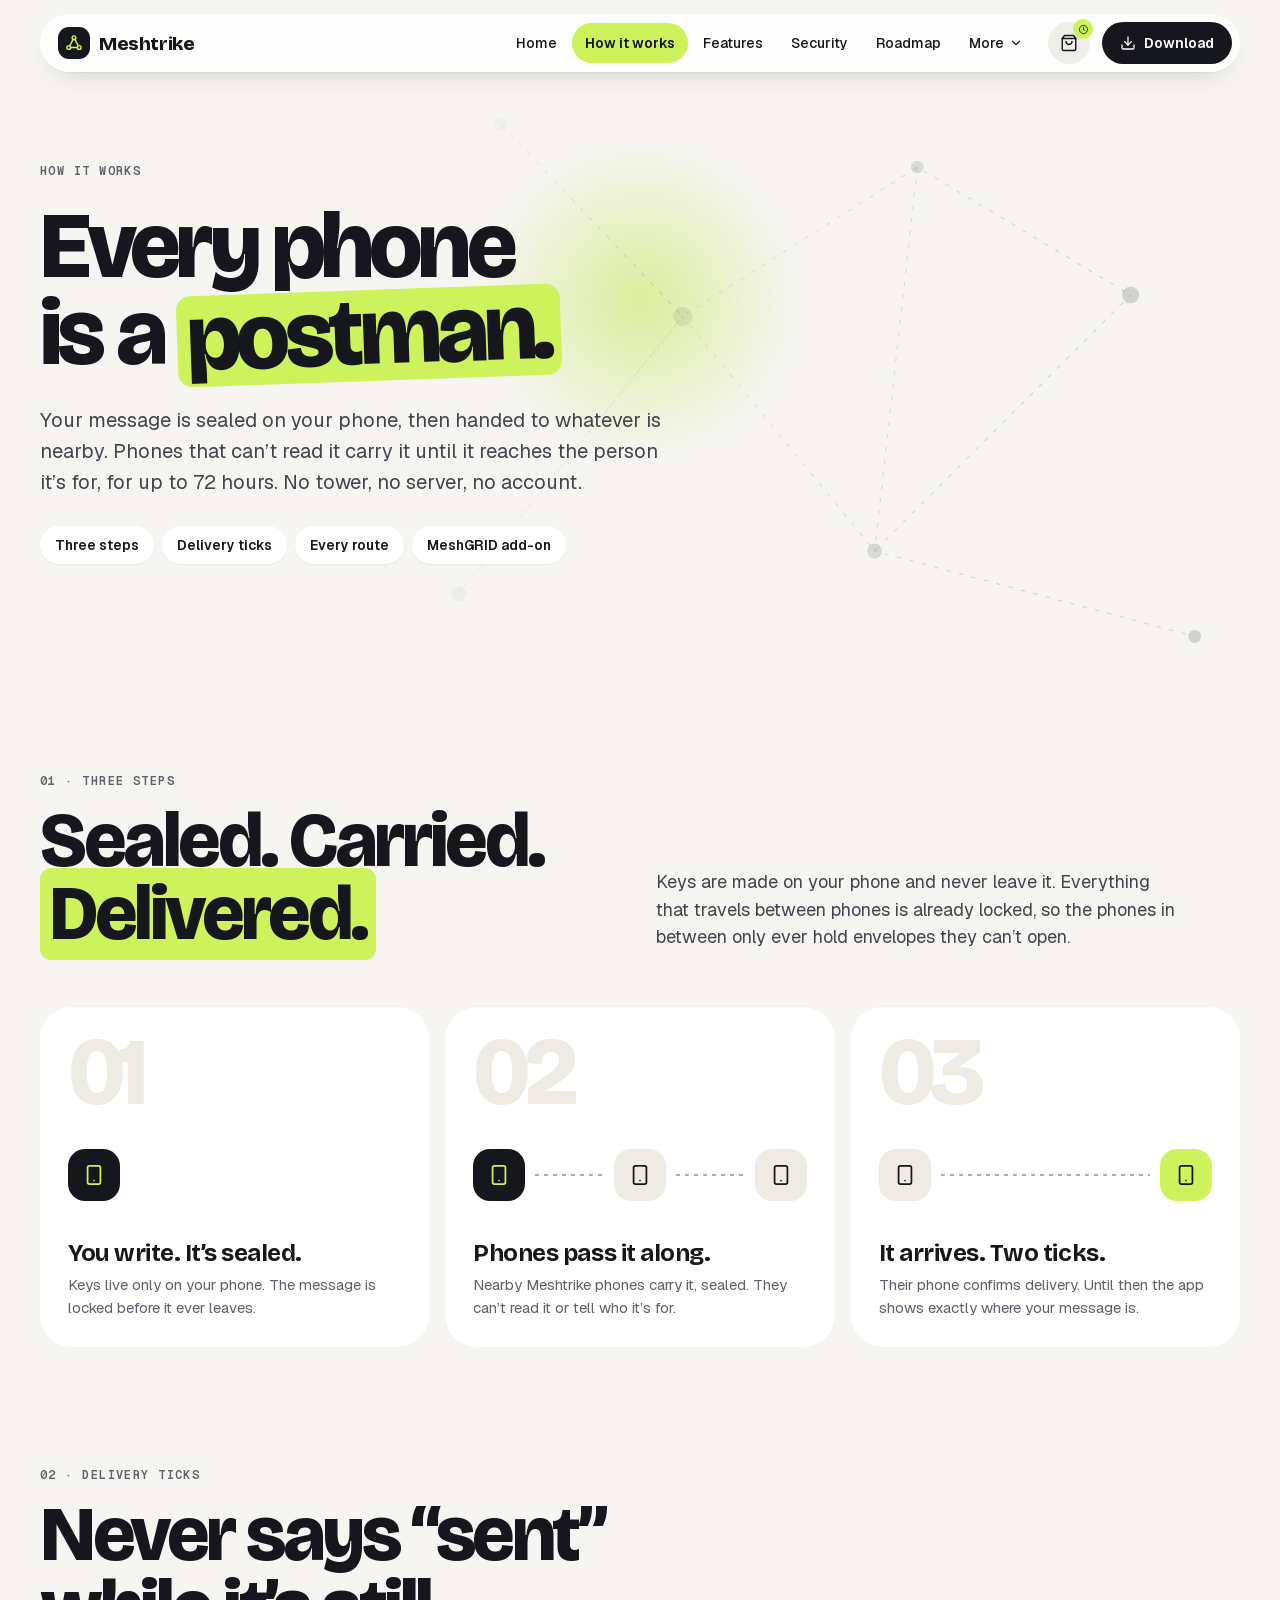
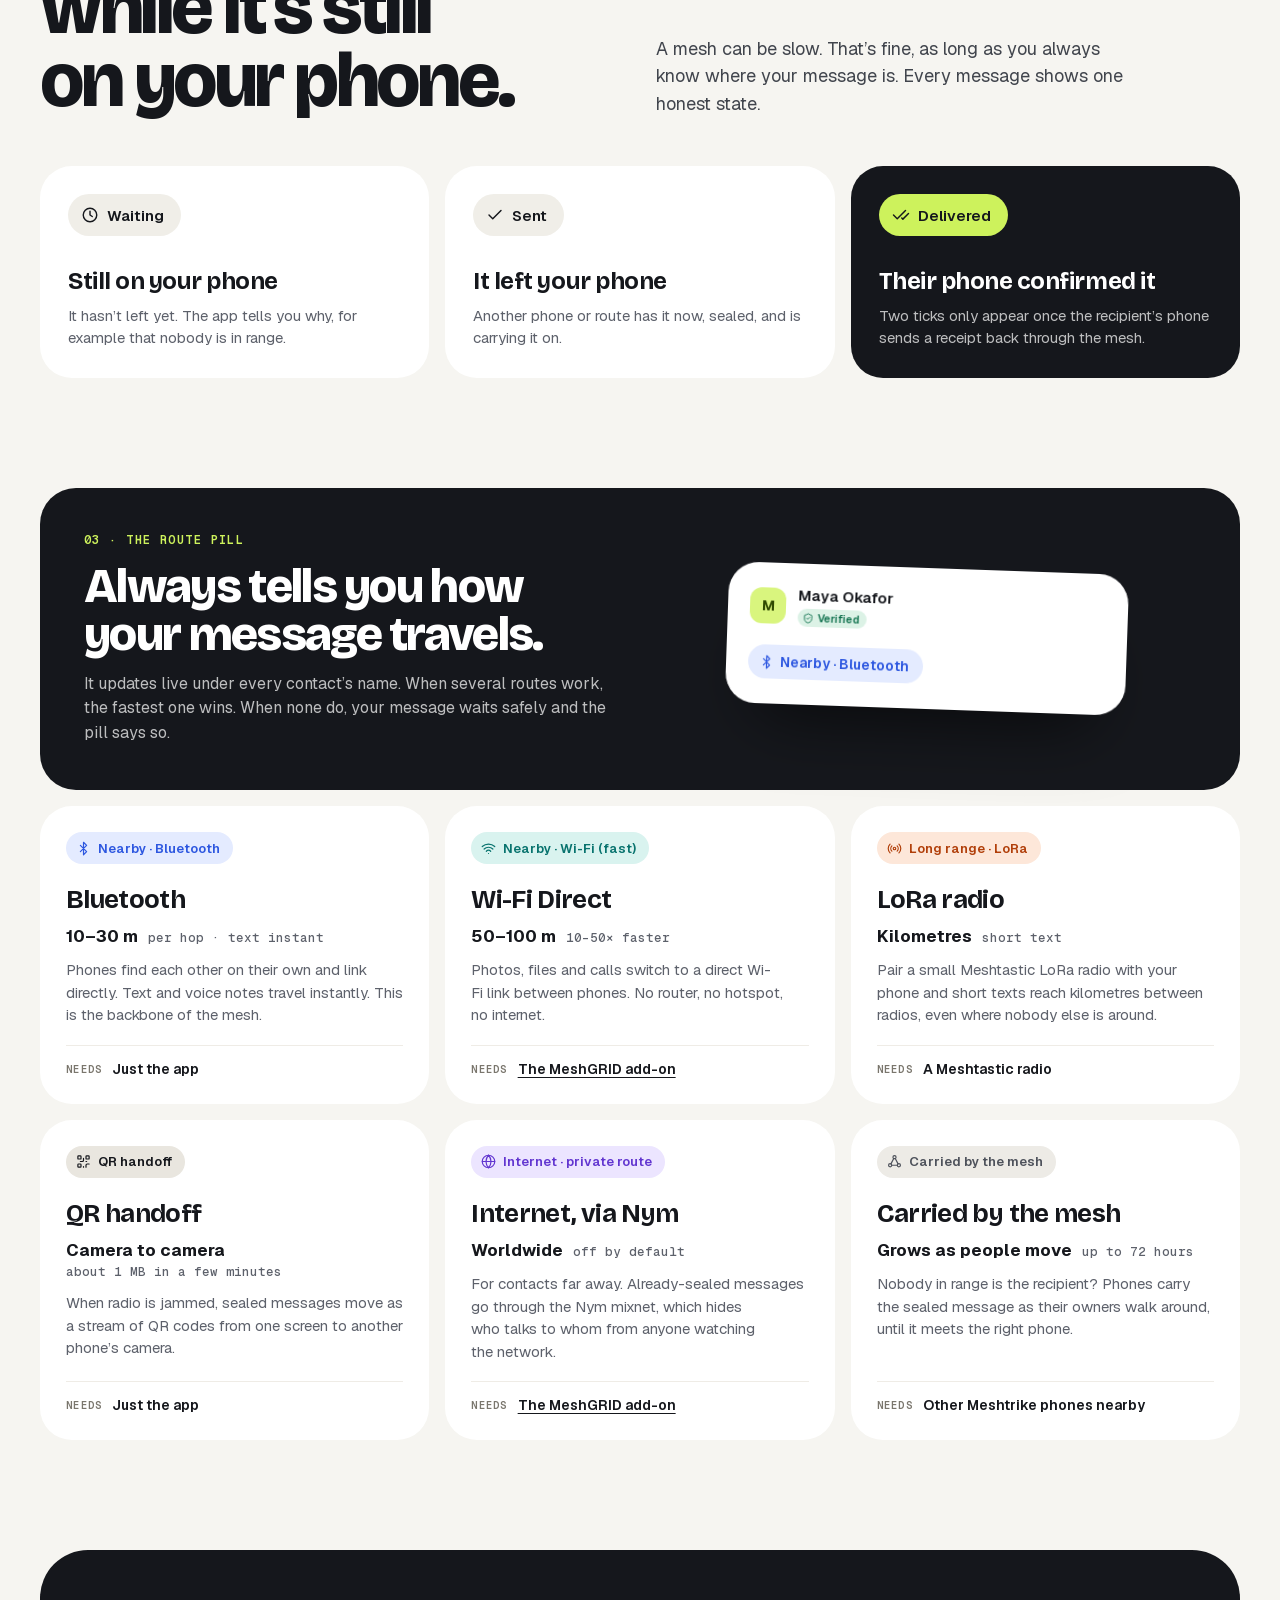
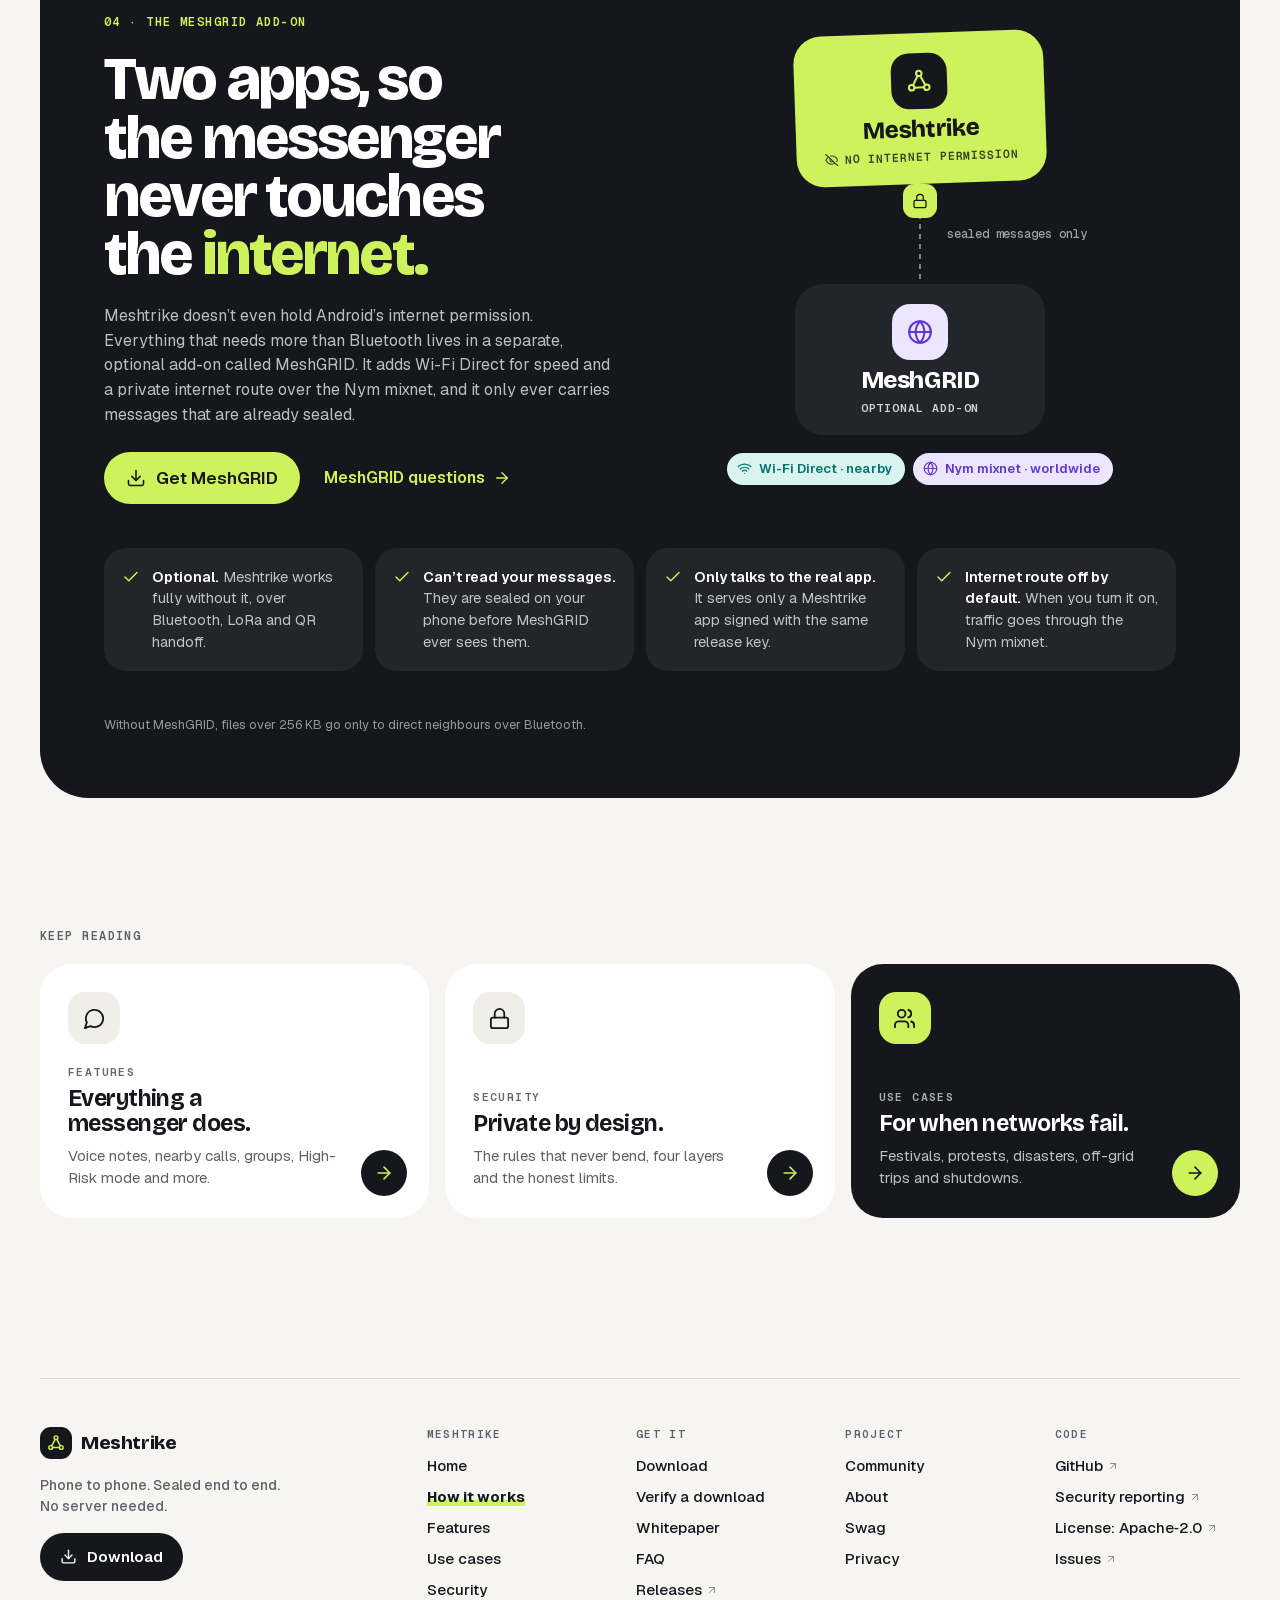
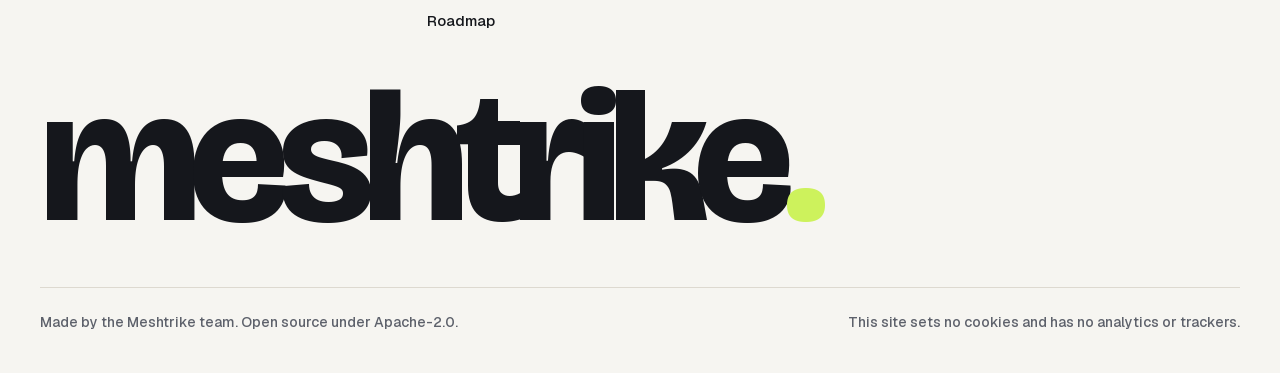
<file: how-it-works.html>
<!DOCTYPE html>
<html lang="en">
<head>
<meta charset="utf-8">
<meta name="viewport" content="width=device-width, initial-scale=1">
<title>How it works · Meshtrike</title>
<meta name="description" content="How the Meshtrike mesh works: messages are sealed on your phone and carried by other phones until they arrive. Every route explained, from Bluetooth and Wi-Fi Direct to LoRa, QR handoff and the private internet route over the Nym mixnet.">
<link rel="canonical" href="https://meshtrike0.github.io/how-it-works.html">
<meta name="theme-color" content="#F6F5F1">
<meta name="referrer" content="no-referrer">
<!-- Everything is served from this folder: no analytics, no trackers, no third-party requests. -->
<meta http-equiv="Content-Security-Policy" content="default-src 'self'; img-src 'self' data:; style-src 'self' 'unsafe-inline'; script-src 'self'; font-src 'self'; connect-src 'none'; object-src 'none'; base-uri 'self'; form-action 'none'">
<meta property="og:title" content="How it works · Meshtrike">
<meta property="og:description" content="How the Meshtrike mesh works: messages are sealed on your phone and carried by other phones until they arrive. Every route explained, from Bluetooth and Wi-Fi Direct to LoRa, QR handoff and the private internet route over the Nym mixnet.">
<meta property="og:type" content="website">
<meta property="og:url" content="https://meshtrike0.github.io/how-it-works.html">
<link rel="icon" href="favicon.svg" type="image/svg+xml">
<link rel="preload" href="fonts/bricolage-grotesque-latin.woff2" as="font" type="font/woff2" crossorigin>
<link rel="preload" href="fonts/geist-latin.woff2" as="font" type="font/woff2" crossorigin>
<link rel="stylesheet" href="css/fonts.css">
<link rel="stylesheet" href="css/style.css">
<script src="js/config.js"></script>
<script src="js/main.js" defer></script>
<noscript><style>.qa__a{grid-template-rows:1fr!important;visibility:visible!important}.panel[hidden]{display:flex!important}.tabs{display:none}</style></noscript>
</head>
<body class="pg-how">
<svg xmlns="http://www.w3.org/2000/svg" style="position:absolute;width:0;height:0;overflow:hidden" aria-hidden="true" focusable="false">
  <symbol id="i-mesh" viewBox="0 0 24 24"><circle cx="12" cy="5" r="2.5"/><circle cx="5" cy="18" r="2.5"/><circle cx="19" cy="18" r="2.5"/><path d="M10.8 7.2 6.3 15.8"/><path d="M13.2 7.2l4.5 8.6"/><path d="M7.5 18h9"/></symbol>
  <symbol id="i-download" viewBox="0 0 24 24"><path d="M12 15V3"/><path d="M21 15v4a2 2 0 0 1-2 2H5a2 2 0 0 1-2-2v-4"/><path d="m7 10 5 5 5-5"/></symbol>
  <symbol id="i-bag" viewBox="0 0 24 24"><path d="M6 2 3 6v14a2 2 0 0 0 2 2h14a2 2 0 0 0 2-2V6l-3-4Z"/><path d="M3 6h18"/><path d="M16 10a4 4 0 0 1-8 0"/></symbol>
  <symbol id="i-bt" viewBox="0 0 24 24"><path d="m7 7 10 10-5 5V2l5 5L7 17"/></symbol>
  <symbol id="i-wifi" viewBox="0 0 24 24"><path d="M12 20h.01"/><path d="M2 8.82a15 15 0 0 1 20 0"/><path d="M5 12.86a10 10 0 0 1 14 0"/><path d="M8.5 16.43a5 5 0 0 1 7 0"/></symbol>
  <symbol id="i-radio" viewBox="0 0 24 24"><path d="M4.9 19.1C1 15.2 1 8.8 4.9 4.9"/><path d="M7.8 16.2c-2.3-2.3-2.3-6.1 0-8.5"/><circle cx="12" cy="12" r="2"/><path d="M16.2 7.8c2.3 2.3 2.3 6.1 0 8.5"/><path d="M19.1 4.9C23 8.8 23 15.1 19.1 19"/></symbol>
  <symbol id="i-globe" viewBox="0 0 24 24"><circle cx="12" cy="12" r="10"/><path d="M12 2a14.5 14.5 0 0 0 0 20 14.5 14.5 0 0 0 0-20"/><path d="M2 12h20"/></symbol>
  <symbol id="i-clock" viewBox="0 0 24 24"><circle cx="12" cy="12" r="9"/><path d="M12 7v5l3 2"/></symbol>
  <symbol id="i-lock" viewBox="0 0 24 24"><rect x="3" y="11" width="18" height="11" rx="2"/><path d="M7 11V7a5 5 0 0 1 10 0v4"/></symbol>
  <symbol id="i-shieldOk" viewBox="0 0 24 24"><path d="M20 13c0 5-3.5 7.5-7.66 8.95a1 1 0 0 1-.67-.01C7.5 20.5 4 18 4 13V6a1 1 0 0 1 1-1c2 0 4.5-1.2 6.24-2.72a1.17 1.17 0 0 1 1.52 0C14.51 3.81 17 5 19 5a1 1 0 0 1 1 1z"/><path d="m9 12 2 2 4-4"/></symbol>
  <symbol id="i-check" viewBox="0 0 24 24"><path d="M20 6 9 17l-5-5"/></symbol>
  <symbol id="i-checks" viewBox="0 0 24 24"><path d="M18 6 7 17l-5-5"/><path d="m22 10-7.5 7.5L13 16"/></symbol>
  <symbol id="i-chat" viewBox="0 0 24 24"><path d="M7.9 20A9 9 0 1 0 4 16.1L2 22Z"/></symbol>
  <symbol id="i-phone" viewBox="0 0 24 24"><rect x="5" y="2" width="14" height="20" rx="2"/><path d="M12 18h.01"/></symbol>
  <symbol id="i-x" viewBox="0 0 24 24"><path d="M18 6 6 18"/><path d="m6 6 12 12"/></symbol>
  <symbol id="i-right" viewBox="0 0 24 24"><path d="m9 18 6-6-6-6"/></symbol>
  <symbol id="i-users" viewBox="0 0 24 24"><path d="M16 21v-2a4 4 0 0 0-4-4H6a4 4 0 0 0-4 4v2"/><circle cx="9" cy="7" r="4"/><path d="M22 21v-2a4 4 0 0 0-3-3.87"/><path d="M16 3.13a4 4 0 0 1 0 7.75"/></symbol>
  <symbol id="i-eyeOff" viewBox="0 0 24 24"><path d="M10.73 5.08A10.43 10.43 0 0 1 12 5c7 0 10 7 10 7a13.16 13.16 0 0 1-1.67 2.68"/><path d="M6.61 6.61A13.53 13.53 0 0 0 2 12s3 7 10 7a9.74 9.74 0 0 0 5.39-1.61"/><path d="m2 2 20 20"/><path d="M9.88 9.88a3 3 0 1 0 4.24 4.24"/></symbol>
  <symbol id="i-qr" viewBox="0 0 24 24"><rect x="3" y="3" width="5" height="5" rx="1"/><rect x="16" y="3" width="5" height="5" rx="1"/><rect x="3" y="16" width="5" height="5" rx="1"/><path d="M21 16h-3a2 2 0 0 0-2 2v3"/><path d="M12 7v3a2 2 0 0 1-2 2H7"/><path d="M16 12h1"/><path d="M12 21v-1"/></symbol>
  <symbol id="i-down" viewBox="0 0 24 24"><path d="m6 9 6 6 6-6"/></symbol>
  <symbol id="i-menu" viewBox="0 0 24 24"><path d="M4 7h16"/><path d="M4 12h16"/><path d="M4 17h16"/></symbol>
  <symbol id="i-arrow" viewBox="0 0 24 24"><path d="M5 12h14"/><path d="m12 5 7 7-7 7"/></symbol>
  <symbol id="i-ext" viewBox="0 0 24 24"><path d="M7 7h10v10"/><path d="M7 17 17 7"/></symbol>
  <symbol id="i-book" viewBox="0 0 24 24"><path d="M12 7v14"/><path d="M3 18a1 1 0 0 1-1-1V4a1 1 0 0 1 1-1h5a4 4 0 0 1 4 4 4 4 0 0 1 4-4h5a1 1 0 0 1 1 1v13a1 1 0 0 1-1 1h-6a3 3 0 0 0-3 3 3 3 0 0 0-3-3z"/></symbol>
  <symbol id="i-info" viewBox="0 0 24 24"><circle cx="12" cy="12" r="10"/><path d="M12 16v-4"/><path d="M12 8h.01"/></symbol>
  <symbol id="i-help" viewBox="0 0 24 24"><circle cx="12" cy="12" r="10"/><path d="M9.09 9a3 3 0 0 1 5.83 1c0 2-3 3-3 3"/><path d="M12 17h.01"/></symbol>
  <symbol id="i-heart" viewBox="0 0 24 24"><path d="M19 14c1.49-1.46 3-3.21 3-5.5A5.5 5.5 0 0 0 16.5 3c-1.76 0-3 .5-4.5 2-1.5-1.5-2.74-2-4.5-2A5.5 5.5 0 0 0 2 8.5c0 2.3 1.5 4.05 3 5.5l7 7Z"/></symbol>
</svg>
<a class="skip" href="#main">Skip to content</a>
<div class="page">
<div class="blob" aria-hidden="true"></div>

<header class="hdr">
  <nav class="nav" aria-label="Main">
    <a class="logo" href="index.html"><span class="logo__mark"><svg class="i" aria-hidden="true" focusable="false"><use href="#i-mesh"/></svg></span>Meshtrike</a>
    <div class="nav__spacer"></div>
    <ul class="nav__links">
      <li><a href="index.html">Home</a></li>
      <li><a href="how-it-works.html" aria-current="page">How it works</a></li>
      <li><a href="features.html">Features</a></li>
      <li><a href="security.html">Security</a></li>
      <li><a href="roadmap.html">Roadmap</a></li>
      <li class="more" data-dd>
        <details>
          <summary class="more__btn">More<svg class="i more__chev" aria-hidden="true" focusable="false"><use href="#i-down"/></svg></summary>
          <ul class="more__menu">
          <li><a href="use-cases.html"><span class="more__ic"><svg class="i" aria-hidden="true" focusable="false"><use href="#i-users"/></svg></span><span class="more__txt"><span class="more__t">Use cases</span><span class="more__d">Festivals, protests, outages</span></span></a></li>
          <li><a href="faq.html"><span class="more__ic"><svg class="i" aria-hidden="true" focusable="false"><use href="#i-help"/></svg></span><span class="more__txt"><span class="more__t">FAQ</span><span class="more__d">Fair questions, straight answers</span></span></a></li>
          <li><a href="community.html"><span class="more__ic"><svg class="i" aria-hidden="true" focusable="false"><use href="#i-heart"/></svg></span><span class="more__txt"><span class="more__t">Community</span><span class="more__d">Test, translate, run a server</span></span></a></li>
          <li><a href="swag.html"><span class="more__ic"><svg class="i" aria-hidden="true" focusable="false"><use href="#i-bag"/></svg></span><span class="more__txt"><span class="more__t">Swag</span><span class="more__d">Wear the mesh · coming soon</span></span></a></li>
          <li><a href="about.html"><span class="more__ic"><svg class="i" aria-hidden="true" focusable="false"><use href="#i-info"/></svg></span><span class="more__txt"><span class="more__t">About</span><span class="more__d">Why Meshtrike exists</span></span></a></li>
          <li><a href="whitepaper.html"><span class="more__ic"><svg class="i" aria-hidden="true" focusable="false"><use href="#i-book"/></svg></span><span class="more__txt"><span class="more__t">Whitepaper</span><span class="more__d">The design, in depth</span></span></a></li>
          <li><a href="verify.html"><span class="more__ic"><svg class="i" aria-hidden="true" focusable="false"><use href="#i-shieldOk"/></svg></span><span class="more__txt"><span class="more__t">Verify</span><span class="more__d">Check that your APK is real</span></span></a></li>
          </ul>
        </details>
      </li>
    </ul>
    <a class="cart-btn" href="swag.html" aria-label="Swag shop: coming soon" aria-haspopup="dialog" data-open-soon><svg class="i" aria-hidden="true" focusable="false"><use href="#i-bag"/></svg><span class="cart-btn__soon" aria-hidden="true"><svg class="i" aria-hidden="true" focusable="false"><use href="#i-clock"/></svg></span></a>
    <a class="nav__dl" href="download.html"><svg class="i" aria-hidden="true" focusable="false"><use href="#i-download"/></svg><span>Download</span></a>
    <details class="menu" data-dd>
      <summary class="menu__btn" aria-label="Menu"><svg class="i menu__open" aria-hidden="true" focusable="false"><use href="#i-menu"/></svg><svg class="i menu__close" aria-hidden="true" focusable="false"><use href="#i-x"/></svg></summary>
      <div class="menu__panel">
        <ul class="menu__main">
          <li><a href="index.html">Home</a></li>
          <li><a href="how-it-works.html" aria-current="page">How it works</a></li>
          <li><a href="features.html">Features</a></li>
          <li><a href="security.html">Security</a></li>
          <li><a href="roadmap.html">Roadmap</a></li>
        </ul>
        <p class="menu__label">MORE</p>
        <ul class="menu__more">
          <li><a href="use-cases.html"><span class="menu__ic"><svg class="i" aria-hidden="true" focusable="false"><use href="#i-users"/></svg></span>Use cases</a></li>
          <li><a href="faq.html"><span class="menu__ic"><svg class="i" aria-hidden="true" focusable="false"><use href="#i-help"/></svg></span>FAQ</a></li>
          <li><a href="community.html"><span class="menu__ic"><svg class="i" aria-hidden="true" focusable="false"><use href="#i-heart"/></svg></span>Community</a></li>
          <li><a href="swag.html"><span class="menu__ic"><svg class="i" aria-hidden="true" focusable="false"><use href="#i-bag"/></svg></span>Swag</a></li>
          <li><a href="about.html"><span class="menu__ic"><svg class="i" aria-hidden="true" focusable="false"><use href="#i-info"/></svg></span>About</a></li>
          <li><a href="whitepaper.html"><span class="menu__ic"><svg class="i" aria-hidden="true" focusable="false"><use href="#i-book"/></svg></span>Whitepaper</a></li>
          <li><a href="verify.html"><span class="menu__ic"><svg class="i" aria-hidden="true" focusable="false"><use href="#i-shieldOk"/></svg></span>Verify</a></li>
        </ul>
        <a class="btn btn--ink menu__dl" href="download.html"><svg class="i" aria-hidden="true" focusable="false"><use href="#i-download"/></svg>Download Meshtrike</a>
      </div>
    </details>
  </nav>
</header>

<main id="main">
<section class="sec phead" aria-labelledby="page-title">
  <svg class="phead__bg" aria-hidden="true" viewBox="0 0 1200 700" preserveAspectRatio="xMidYMid slice">
    <g class="lines" fill="none" stroke="#15171C" stroke-opacity=".14" stroke-width="1.2" stroke-dasharray="4 8">
      <path d="M80 140 L260 260 L470 120 L640 300 L860 160 L1060 280"/>
      <path d="M260 260 L210 480 L430 560 L640 300 L820 520 L1060 280"/>
      <path d="M470 120 L640 300 L430 560"/>
      <path d="M860 160 L820 520 L1120 600"/>
      <path d="M80 140 L210 480"/>
    </g>
    <g fill="#15171C" fill-opacity=".16">
      <circle cx="80" cy="140" r="6"/><circle cx="260" cy="260" r="8"/><circle cx="470" cy="120" r="6"/><circle cx="640" cy="300" r="9"/><circle cx="860" cy="160" r="6"/><circle cx="1060" cy="280" r="8"/><circle cx="210" cy="480" r="6"/><circle cx="430" cy="560" r="7"/><circle cx="820" cy="520" r="7"/><circle cx="1120" cy="600" r="6"/>
    </g>
  </svg>
  <div class="wrap phead__inner">
    <p class="eyebrow phead__eye">HOW IT WORKS</p>
    <h1 class="h1p" id="page-title">Every phone is a <span class="tilted-hl">postman.</span></h1>
    <p class="phead__lead">Your message is sealed on your phone, then handed to whatever is nearby. Phones that can’t read it carry it until it reaches the person it’s for, for up to 72 hours. No tower, no server, no account.</p>
    <ul class="phead__jump" aria-label="On this page">
      <li><a href="#steps">Three steps</a></li>
      <li><a href="#ticks">Delivery ticks</a></li>
      <li><a href="#routes">Every route</a></li>
      <li><a href="#meshgrid">MeshGRID add-on</a></li>
    </ul>
  </div>
</section>

<section id="steps" class="sec how" aria-labelledby="steps-title">
  <div class="wrap stack how__inner">
    <div class="split" data-reveal>
      <div class="sec-head">
        <p class="eyebrow">01 · THREE STEPS</p>
        <h2 class="h2" id="steps-title">Sealed. Carried. <span class="hl">Delivered.</span></h2>
      </div>
      <p class="lead">Keys are made on your phone and never leave it. Everything that travels between phones is already locked, so the phones in between only ever hold envelopes they can’t open.</p>
    </div>
    <ol class="steps" style="list-style:none;margin:0;padding:0">
      <li class="step" data-reveal>
        <span class="step__n" aria-hidden="true">01</span>
        <div class="step__phones" aria-hidden="true"><span class="node node--ink" style="animation-delay:0s"><svg class="i" aria-hidden="true" focusable="false"><use href="#i-phone"/></svg></span></div>
        <div class="step__txt">
          <h3 class="step__t">You write. It’s sealed.</h3>
          <p class="step__d">Keys live only on your phone. The message is locked before it ever leaves.</p>
        </div>
      </li>
      <li class="step" data-reveal>
        <span class="step__n" aria-hidden="true">02</span>
        <div class="step__phones" aria-hidden="true"><span class="node node--ink" style="animation-delay:0s"><svg class="i" aria-hidden="true" focusable="false"><use href="#i-phone"/></svg></span><span class="link-dash"></span><span class="node node--sand" style="animation-delay:.4s"><svg class="i" aria-hidden="true" focusable="false"><use href="#i-phone"/></svg></span><span class="link-dash"></span><span class="node node--sand" style="animation-delay:.8s"><svg class="i" aria-hidden="true" focusable="false"><use href="#i-phone"/></svg></span></div>
        <div class="step__txt">
          <h3 class="step__t">Phones pass it along.</h3>
          <p class="step__d">Nearby Meshtrike phones carry it, sealed. They can’t read it or tell who it’s for.</p>
        </div>
      </li>
      <li class="step" data-reveal>
        <span class="step__n" aria-hidden="true">03</span>
        <div class="step__phones" aria-hidden="true"><span class="node node--sand" style="animation-delay:0s"><svg class="i" aria-hidden="true" focusable="false"><use href="#i-phone"/></svg></span><span class="link-dash"></span><span class="node node--lime" style="animation-delay:.4s"><svg class="i" aria-hidden="true" focusable="false"><use href="#i-phone"/></svg></span></div>
        <div class="step__txt">
          <h3 class="step__t">It arrives. Two ticks.</h3>
          <p class="step__d">Their phone confirms delivery. Until then the app shows exactly where your message is.</p>
        </div>
      </li>
    </ol>
  </div>
</section>

<section id="ticks" class="sec ticks" aria-labelledby="ticks-title">
  <div class="wrap stack ticks__inner">
    <div class="split" data-reveal>
      <div class="sec-head">
        <p class="eyebrow">02 · DELIVERY TICKS</p>
        <h2 class="h2" id="ticks-title">Never says “sent” while it’s still on your phone.</h2>
      </div>
      <p class="lead">A mesh can be slow. That’s fine, as long as you always know where your message is. Every message shows one honest state.</p>
    </div>
    <ol class="tickrow" data-seq>
      <li class="tickc" style="--i:0"><span class="tickc__st"><svg class="i" aria-hidden="true" focusable="false"><use href="#i-clock"/></svg>Waiting</span><h3 class="tickc__t">Still on your phone</h3><p class="tickc__d">It hasn’t left yet. The app tells you why, for example that nobody is in range.</p></li>
      <li class="tickc" style="--i:1"><span class="tickc__st"><svg class="i" aria-hidden="true" focusable="false"><use href="#i-check"/></svg>Sent</span><h3 class="tickc__t">It left your phone</h3><p class="tickc__d">Another phone or route has it now, sealed, and is carrying it on.</p></li>
      <li class="tickc tickc--ink" style="--i:2"><span class="tickc__st"><svg class="i" aria-hidden="true" focusable="false"><use href="#i-checks"/></svg>Delivered</span><h3 class="tickc__t">Their phone confirmed it</h3><p class="tickc__d">Two ticks only appear once the recipient’s phone sends a receipt back through the mesh.</p></li>
    </ol>
  </div>
</section>

<section id="routes" class="sec routes-sec" aria-labelledby="routes-title">
  <div class="wrap stack routes-sec__inner">
    <div class="pillbox dark" data-reveal>
      <div class="pillbox__copy">
        <p class="eyebrow eyebrow--lime">03 · THE ROUTE PILL</p>
        <h2 class="h3" id="routes-title">Always tells you how your message travels.</h2>
        <p class="on-dark">It updates live under every contact’s name. When several routes work, the fastest one wins. When none do, your message waits safely and the pill says so.</p>
      </div>
      <div class="pilldemo" aria-hidden="true">
        <div class="pilldemo__hd">
          <span class="avatar">M</span>
          <span class="pilldemo__who"><span class="chat-hd__name">Maya Okafor</span><span class="verified"><svg class="i" aria-hidden="true" focusable="false"><use href="#i-shieldOk"/></svg>Verified</span></span>
        </div>
        <div class="pilltick">
          <ul class="pilltick__list">
            <li><span class="route-pill c-bt"><svg class="i" aria-hidden="true" focusable="false"><use href="#i-bt"/></svg><span>Nearby · Bluetooth</span></span></li>
            <li><span class="route-pill c-wifi"><svg class="i" aria-hidden="true" focusable="false"><use href="#i-wifi"/></svg><span>Nearby · Wi-Fi (fast)</span></span></li>
            <li><span class="route-pill c-lora"><svg class="i" aria-hidden="true" focusable="false"><use href="#i-radio"/></svg><span>Long range · LoRa</span></span></li>
            <li><span class="route-pill c-qr"><svg class="i" aria-hidden="true" focusable="false"><use href="#i-qr"/></svg><span>QR handoff</span></span></li>
            <li><span class="route-pill c-net"><svg class="i" aria-hidden="true" focusable="false"><use href="#i-globe"/></svg><span>Internet · private route</span></span></li>
            <li><span class="route-pill c-mesh"><svg class="i" aria-hidden="true" focusable="false"><use href="#i-mesh"/></svg><span>Carried by the mesh</span></span></li>
            <li><span class="route-pill c-bt"><svg class="i" aria-hidden="true" focusable="false"><use href="#i-bt"/></svg><span>Nearby · Bluetooth</span></span></li>
          </ul>
        </div>
      </div>
    </div>

    <ul class="rgrid">
      <li class="rcard" data-reveal>
        <span class="chip c-bt"><svg class="i" aria-hidden="true" focusable="false"><use href="#i-bt"/></svg>Nearby · Bluetooth</span>
        <h3 class="rcard__t">Bluetooth</h3>
        <p class="rcard__range">10–30 m <span>per hop · text instant</span></p>
        <p class="rcard__d">Phones find each other on their own and link directly. Text and voice notes travel instantly. This is the backbone of the mesh.</p>
        <p class="rcard__needs"><span>NEEDS</span>Just the app</p>
      </li>
      <li class="rcard" data-reveal>
        <span class="chip c-wifi"><svg class="i" aria-hidden="true" focusable="false"><use href="#i-wifi"/></svg>Nearby · Wi-Fi (fast)</span>
        <h3 class="rcard__t">Wi-Fi Direct</h3>
        <p class="rcard__range">50–100 m <span>10–50× faster</span></p>
        <p class="rcard__d">Photos, files and calls switch to a direct Wi-Fi link between phones. No router, no hotspot, no internet.</p>
        <p class="rcard__needs"><span>NEEDS</span><a href="#meshgrid">The MeshGRID add-on</a></p>
      </li>
      <li class="rcard" data-reveal>
        <span class="chip c-lora"><svg class="i" aria-hidden="true" focusable="false"><use href="#i-radio"/></svg>Long range · LoRa</span>
        <h3 class="rcard__t">LoRa radio</h3>
        <p class="rcard__range">Kilometres <span>short text</span></p>
        <p class="rcard__d">Pair a small Meshtastic LoRa radio with your phone and short texts reach kilometres between radios, even where nobody else is around.</p>
        <p class="rcard__needs"><span>NEEDS</span>A Meshtastic radio</p>
      </li>
      <li class="rcard" data-reveal>
        <span class="chip c-qr"><svg class="i" aria-hidden="true" focusable="false"><use href="#i-qr"/></svg>QR handoff</span>
        <h3 class="rcard__t">QR handoff</h3>
        <p class="rcard__range">Camera to camera <span>about 1 MB in a few minutes</span></p>
        <p class="rcard__d">When radio is jammed, sealed messages move as a stream of QR codes from one screen to another phone’s camera.</p>
        <p class="rcard__needs"><span>NEEDS</span>Just the app</p>
      </li>
      <li class="rcard rcard--net" data-reveal>
        <span class="chip c-net"><svg class="i" aria-hidden="true" focusable="false"><use href="#i-globe"/></svg>Internet · private route</span>
        <h3 class="rcard__t">Internet, via Nym</h3>
        <p class="rcard__range">Worldwide <span>off by default</span></p>
        <p class="rcard__d">For contacts far away. Already-sealed messages go through the Nym mixnet, which hides who talks to whom from anyone watching the network.</p>
        <p class="rcard__needs"><span>NEEDS</span><a href="#meshgrid">The MeshGRID add-on</a></p>
      </li>
      <li class="rcard rcard--mesh" data-reveal>
        <span class="chip c-mesh"><svg class="i" aria-hidden="true" focusable="false"><use href="#i-mesh"/></svg>Carried by the mesh</span>
        <h3 class="rcard__t">Carried by the mesh</h3>
        <p class="rcard__range">Grows as people move <span>up to 72 hours</span></p>
        <p class="rcard__d">Nobody in range is the recipient? Phones carry the sealed message as their owners walk around, until it meets the right phone.</p>
        <p class="rcard__needs"><span>NEEDS</span>Other Meshtrike phones nearby</p>
      </li>
    </ul>
  </div>
</section>

<section id="meshgrid" class="sec mg" aria-labelledby="mg-title">
  <div class="mg__box dark">
    <div class="mg__grid">
      <div class="mg__copy" data-reveal>
        <p class="eyebrow eyebrow--lime">04 · THE MESHGRID ADD-ON</p>
        <h2 class="h2 mg__h" id="mg-title">Two apps, so the messenger never touches the <span class="lime">internet.</span></h2>
        <p class="on-dark mg__lead">Meshtrike doesn’t even hold Android’s internet permission. Everything that needs more than Bluetooth lives in a separate, optional add-on called MeshGRID. It adds Wi-Fi Direct for speed and a private internet route over the Nym mixnet, and it only ever carries messages that are already sealed.</p>
        <div class="mg__ctas">
          <a class="btn btn--lime" href="download.html#meshgrid"><svg class="i" aria-hidden="true" focusable="false"><use href="#i-download"/></svg>Get MeshGRID</a>
          <a class="go go--lime" href="faq.html#q-meshgrid">MeshGRID questions<svg class="i" aria-hidden="true" focusable="false"><use href="#i-arrow"/></svg></a>
        </div>
      </div>
      <div class="mgd" data-reveal role="img" aria-label="Diagram: the Meshtrike app hands sealed messages to the MeshGRID add-on, which sends them to nearby phones over Wi-Fi Direct or worldwide through the Nym mixnet. Meshtrike itself has no internet permission.">
        <div class="mgd__app mgd__app--mt">
          <span class="mgd__ic"><svg class="i" aria-hidden="true" focusable="false"><use href="#i-mesh"/></svg></span>
          <span class="mgd__name">Meshtrike</span>
          <span class="mgd__tag"><svg class="i" aria-hidden="true" focusable="false"><use href="#i-eyeOff"/></svg>No internet permission</span>
        </div>
        <div class="mgd__wire" aria-hidden="true"><span class="mgd__env"><svg class="i" aria-hidden="true" focusable="false"><use href="#i-lock"/></svg></span><span class="mgd__lbl">sealed messages only</span></div>
        <div class="mgd__app mgd__app--mg">
          <span class="mgd__ic"><svg class="i" aria-hidden="true" focusable="false"><use href="#i-globe"/></svg></span>
          <span class="mgd__name">MeshGRID</span>
          <span class="mgd__tag">Optional add-on</span>
        </div>
        <div class="mgd__out" aria-hidden="true">
          <span class="chip c-wifi"><svg class="i" aria-hidden="true" focusable="false"><use href="#i-wifi"/></svg>Wi-Fi Direct · nearby</span>
          <span class="chip c-net"><svg class="i" aria-hidden="true" focusable="false"><use href="#i-globe"/></svg>Nym mixnet · worldwide</span>
        </div>
      </div>
    </div>
    <ul class="mg__facts">
      <li data-reveal><svg class="i" aria-hidden="true" focusable="false"><use href="#i-check"/></svg><span><b>Optional.</b> Meshtrike works fully without it, over Bluetooth, LoRa and QR handoff.</span></li>
      <li data-reveal><svg class="i" aria-hidden="true" focusable="false"><use href="#i-check"/></svg><span><b>Can’t read your messages.</b> They are sealed on your phone before MeshGRID ever sees them.</span></li>
      <li data-reveal><svg class="i" aria-hidden="true" focusable="false"><use href="#i-check"/></svg><span><b>Only talks to the real app.</b> It serves only a Meshtrike app signed with the same release key.</span></li>
      <li data-reveal><svg class="i" aria-hidden="true" focusable="false"><use href="#i-check"/></svg><span><b>Internet route off by default.</b> When you turn it on, traffic goes through the Nym mixnet.</span></li>
    </ul>
    <p class="mg__note">Without MeshGRID, files over 256 KB go only to direct neighbours over Bluetooth.</p>
  </div>
</section>

<section class="sec next" aria-labelledby="next-title">
  <div class="wrap stack next__inner">
    <h2 class="eyebrow" id="next-title">KEEP READING</h2>
    <ul class="lgrid lgrid--next">
      <li data-reveal><a class="lcard lcard--sm tilt" href="features.html" data-tilt><span class="lcard__ic"><svg class="i" aria-hidden="true" focusable="false"><use href="#i-chat"/></svg></span><span class="lcard__txt"><span class="lcard__eye">FEATURES</span><span class="lcard__t">Everything a messenger does.</span><span class="lcard__d">Voice notes, nearby calls, groups, High-Risk mode and more.</span></span><span class="lcard__go"><svg class="i" aria-hidden="true" focusable="false"><use href="#i-arrow"/></svg></span></a></li>
      <li data-reveal><a class="lcard lcard--sm tilt" href="security.html" data-tilt><span class="lcard__ic"><svg class="i" aria-hidden="true" focusable="false"><use href="#i-lock"/></svg></span><span class="lcard__txt"><span class="lcard__eye">SECURITY</span><span class="lcard__t">Private by design.</span><span class="lcard__d">The rules that never bend, four layers and the honest limits.</span></span><span class="lcard__go"><svg class="i" aria-hidden="true" focusable="false"><use href="#i-arrow"/></svg></span></a></li>
      <li data-reveal><a class="lcard lcard--sm lcard--ink dark tilt" href="use-cases.html" data-tilt><span class="lcard__ic"><svg class="i" aria-hidden="true" focusable="false"><use href="#i-users"/></svg></span><span class="lcard__txt"><span class="lcard__eye">USE CASES</span><span class="lcard__t">For when networks fail.</span><span class="lcard__d">Festivals, protests, disasters, off-grid trips and shutdowns.</span></span><span class="lcard__go"><svg class="i" aria-hidden="true" focusable="false"><use href="#i-arrow"/></svg></span></a></li>
    </ul>
  </div>
</section>
</main>

<footer class="sec foot">
  <div class="wrap stack foot__inner">
    <div class="foot__top">
      <div class="foot__brand">
        <a class="logo" href="index.html"><span class="logo__mark"><svg class="i" aria-hidden="true" focusable="false"><use href="#i-mesh"/></svg></span>Meshtrike</a>
        <p class="foot__tag">Phone to phone. Sealed end to end. No server needed.</p>
        <a class="btn btn--ink foot__dl" href="download.html"><svg class="i" aria-hidden="true" focusable="false"><use href="#i-download"/></svg>Download</a>
      </div>
      <nav class="foot__nav" aria-label="Footer">
        <div class="foot__col"><h2 class="foot__h">Meshtrike</h2><ul class="foot__links"><li><a href="index.html">Home</a></li><li><a href="how-it-works.html" aria-current="page">How it works</a></li><li><a href="features.html">Features</a></li><li><a href="use-cases.html">Use cases</a></li><li><a href="security.html">Security</a></li><li><a href="roadmap.html">Roadmap</a></li></ul></div>
        <div class="foot__col"><h2 class="foot__h">Get it</h2><ul class="foot__links"><li><a href="download.html">Download</a></li><li><a href="verify.html">Verify a download</a></li><li><a href="whitepaper.html">Whitepaper</a></li><li><a href="faq.html">FAQ</a></li><li><a href="https://github.com/meshtrike0/meshtrike/releases" rel="noopener"><span class="nowrap">Releases<svg class="i foot__ext" aria-hidden="true" focusable="false"><use href="#i-ext"/></svg></span></a></li></ul></div>
        <div class="foot__col"><h2 class="foot__h">Project</h2><ul class="foot__links"><li><a href="community.html">Community</a></li><li><a href="about.html">About</a></li><li><a href="swag.html">Swag</a></li><li><a href="privacy.html">Privacy</a></li></ul></div>
        <div class="foot__col"><h2 class="foot__h">Code</h2><ul class="foot__links"><li><a href="https://github.com/meshtrike0/meshtrike" rel="noopener"><span class="nowrap">GitHub<svg class="i foot__ext" aria-hidden="true" focusable="false"><use href="#i-ext"/></svg></span></a></li><li><a href="https://github.com/meshtrike0/meshtrike/security" rel="noopener">Security <span class="nowrap">reporting<svg class="i foot__ext" aria-hidden="true" focusable="false"><use href="#i-ext"/></svg></span></a></li><li><a href="https://github.com/meshtrike0/meshtrike/blob/HEAD/LICENSE" rel="noopener">License: <span class="nowrap">Apache&#8209;2.0<svg class="i foot__ext" aria-hidden="true" focusable="false"><use href="#i-ext"/></svg></span></a></li><li><a href="https://github.com/meshtrike0/meshtrike/issues" rel="noopener"><span class="nowrap">Issues<svg class="i foot__ext" aria-hidden="true" focusable="false"><use href="#i-ext"/></svg></span></a></li></ul></div>
      </nav>
    </div>
    <p class="wordmark" aria-hidden="true">meshtrike<span class="lime">.</span></p>
    <div class="foot__row">
      <p class="foot__tag">Made by the Meshtrike team. Open source under Apache-2.0.</p>
      <p class="foot__tag">This site sets no cookies and has no analytics or trackers.</p>
    </div>
  </div>
</footer>

<div class="drawer drawer--soon" id="shop-soon">
  <div class="drawer__scrim" data-close-soon></div>
  <aside class="drawer__panel" role="dialog" aria-modal="true" aria-labelledby="soon-title" aria-describedby="soon-desc">
    <div class="drawer__hd"><h2 class="drawer__t" id="soon-title">Merch is coming soon</h2><button class="icon-btn" type="button" aria-label="Close" data-close-soon><svg class="i" aria-hidden="true" focusable="false"><use href="#i-x"/></svg></button></div>
    <div class="soon-msg">
      <span class="empty__ic"><svg class="i" aria-hidden="true" focusable="false"><use href="#i-bag"/></svg></span>
      <p class="soon-msg__d" id="soon-desc">The Meshtrike shop isn’t open yet, so there’s no bag or checkout. You can preview the first drop on the swag page.</p>
      <a class="btn btn--ink soon-msg__go" href="swag.html#swag" data-soon-go>Preview the swag<svg class="i" aria-hidden="true" focusable="false"><use href="#i-right"/></svg></a>
    </div>
  </aside>
</div>

<div class="toast" role="status" aria-live="polite"></div>
<div class="sr-only" aria-live="polite" data-sr></div>
</div>
</body>
</html>
</file>
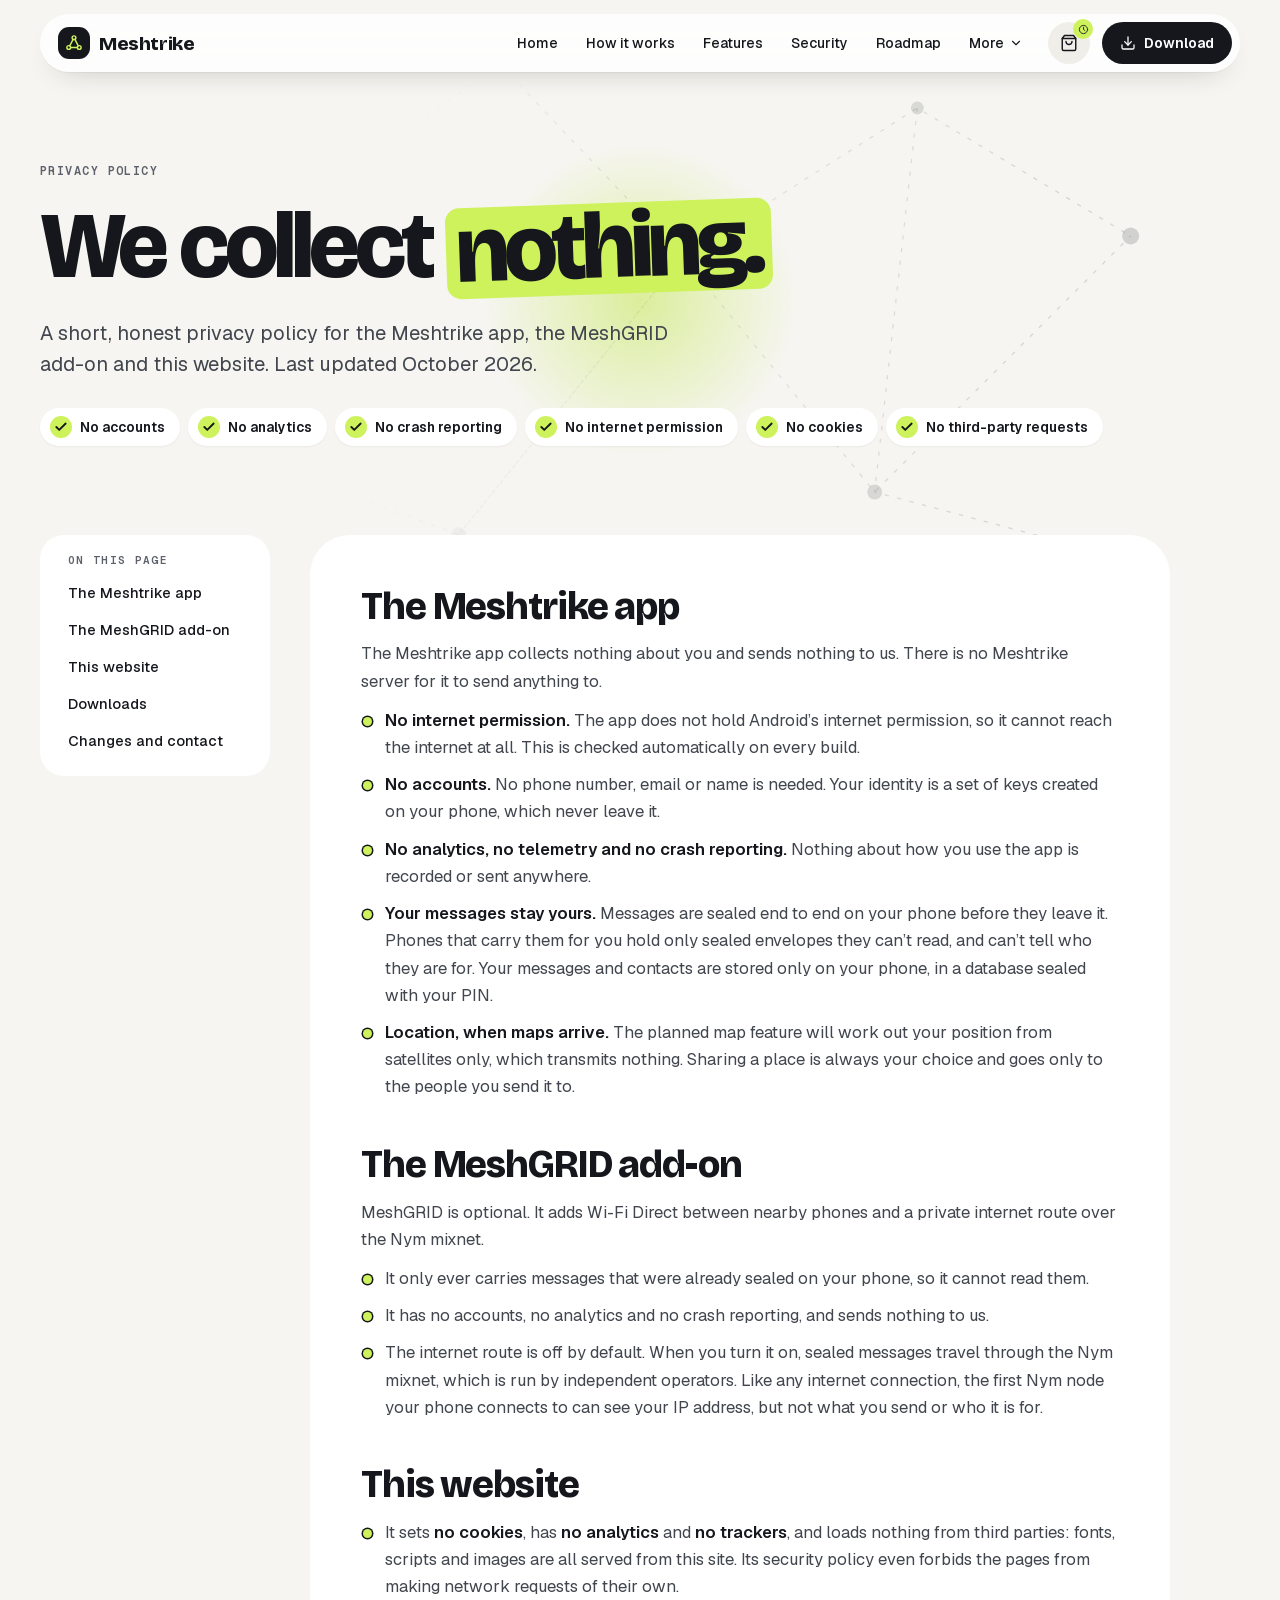
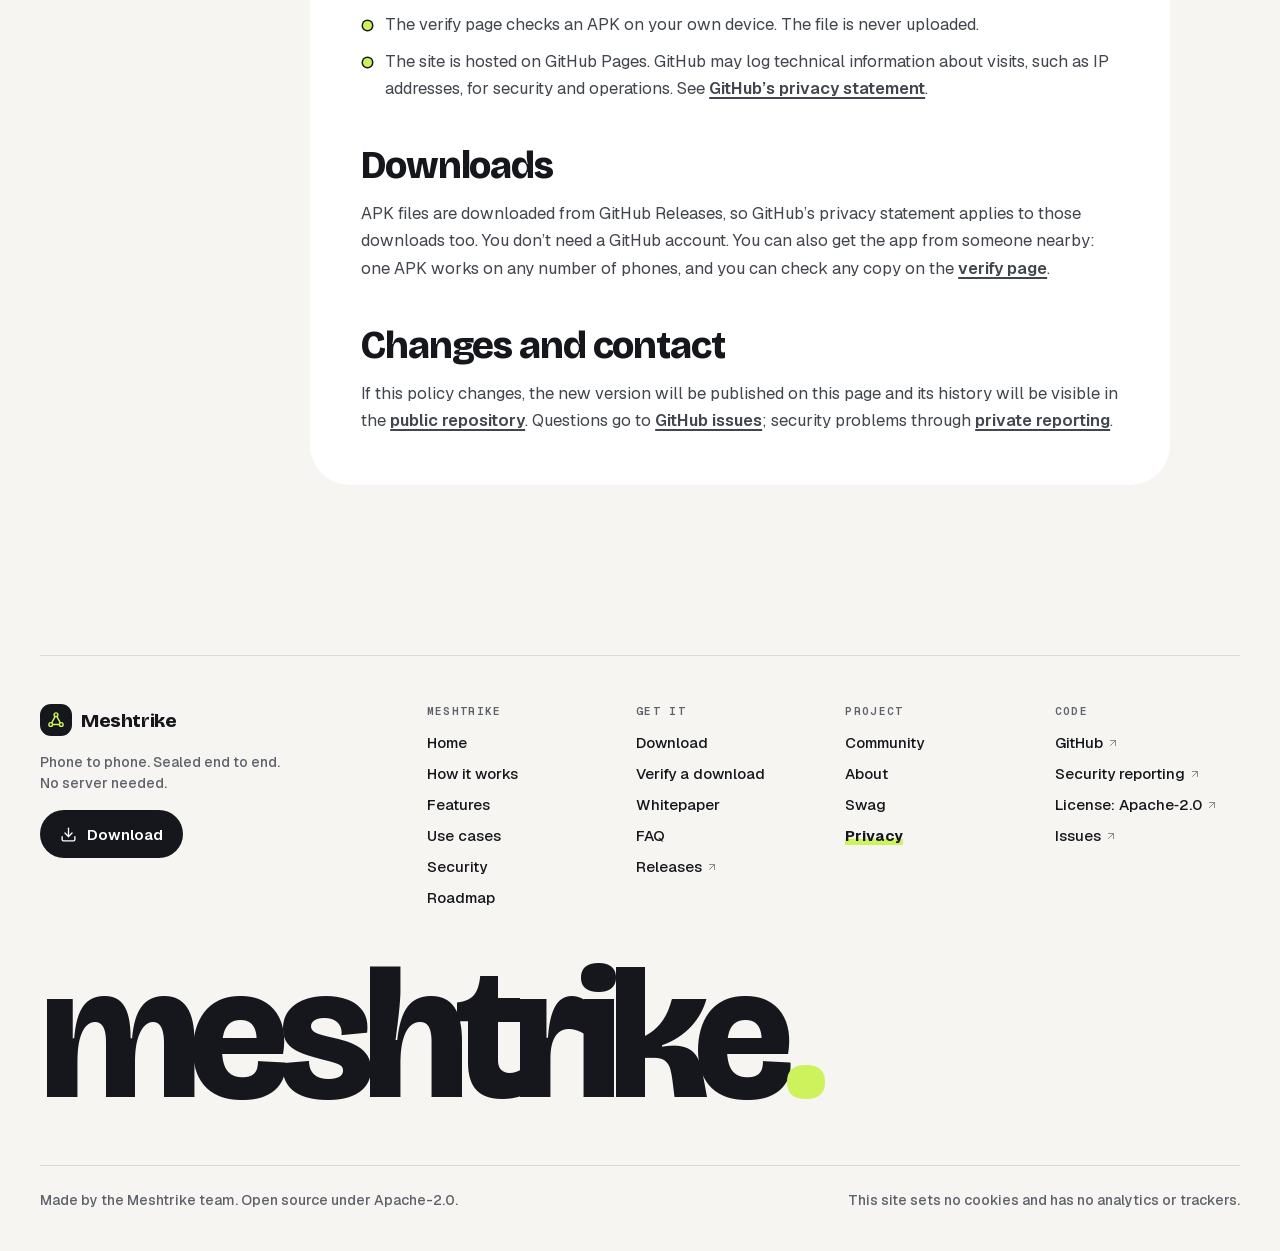
<file: privacy.html>
<!DOCTYPE html>
<html lang="en">
<head>
<meta charset="utf-8">
<meta name="viewport" content="width=device-width, initial-scale=1">
<title>Privacy · Meshtrike</title>
<meta name="description" content="The Meshtrike privacy policy for the app, the MeshGRID add-on and this website. The app collects nothing and has no internet permission.">
<link rel="canonical" href="https://meshtrike0.github.io/privacy.html">
<meta name="theme-color" content="#F6F5F1">
<meta name="referrer" content="no-referrer">
<!-- Everything is served from this folder: no analytics, no trackers, no third-party requests. -->
<meta http-equiv="Content-Security-Policy" content="default-src 'self'; img-src 'self' data:; style-src 'self' 'unsafe-inline'; script-src 'self'; font-src 'self'; connect-src 'none'; object-src 'none'; base-uri 'self'; form-action 'none'">
<meta property="og:title" content="Privacy · Meshtrike">
<meta property="og:description" content="The Meshtrike privacy policy for the app, the MeshGRID add-on and this website. The app collects nothing and has no internet permission.">
<meta property="og:type" content="website">
<meta property="og:url" content="https://meshtrike0.github.io/privacy.html">
<link rel="icon" href="favicon.svg" type="image/svg+xml">
<link rel="preload" href="fonts/bricolage-grotesque-latin.woff2" as="font" type="font/woff2" crossorigin>
<link rel="preload" href="fonts/geist-latin.woff2" as="font" type="font/woff2" crossorigin>
<link rel="stylesheet" href="css/fonts.css">
<link rel="stylesheet" href="css/style.css">
<script src="js/config.js"></script>
<script src="js/main.js" defer></script>
<noscript><style>.qa__a{grid-template-rows:1fr!important;visibility:visible!important}.panel[hidden]{display:flex!important}.tabs{display:none}</style></noscript>
</head>
<body class="pg-privacy">
<svg xmlns="http://www.w3.org/2000/svg" style="position:absolute;width:0;height:0;overflow:hidden" aria-hidden="true" focusable="false">
  <symbol id="i-mesh" viewBox="0 0 24 24"><circle cx="12" cy="5" r="2.5"/><circle cx="5" cy="18" r="2.5"/><circle cx="19" cy="18" r="2.5"/><path d="M10.8 7.2 6.3 15.8"/><path d="M13.2 7.2l4.5 8.6"/><path d="M7.5 18h9"/></symbol>
  <symbol id="i-download" viewBox="0 0 24 24"><path d="M12 15V3"/><path d="M21 15v4a2 2 0 0 1-2 2H5a2 2 0 0 1-2-2v-4"/><path d="m7 10 5 5 5-5"/></symbol>
  <symbol id="i-bag" viewBox="0 0 24 24"><path d="M6 2 3 6v14a2 2 0 0 0 2 2h14a2 2 0 0 0 2-2V6l-3-4Z"/><path d="M3 6h18"/><path d="M16 10a4 4 0 0 1-8 0"/></symbol>
  <symbol id="i-bt" viewBox="0 0 24 24"><path d="m7 7 10 10-5 5V2l5 5L7 17"/></symbol>
  <symbol id="i-clock" viewBox="0 0 24 24"><circle cx="12" cy="12" r="9"/><path d="M12 7v5l3 2"/></symbol>
  <symbol id="i-shieldOk" viewBox="0 0 24 24"><path d="M20 13c0 5-3.5 7.5-7.66 8.95a1 1 0 0 1-.67-.01C7.5 20.5 4 18 4 13V6a1 1 0 0 1 1-1c2 0 4.5-1.2 6.24-2.72a1.17 1.17 0 0 1 1.52 0C14.51 3.81 17 5 19 5a1 1 0 0 1 1 1z"/><path d="m9 12 2 2 4-4"/></symbol>
  <symbol id="i-check" viewBox="0 0 24 24"><path d="M20 6 9 17l-5-5"/></symbol>
  <symbol id="i-checks" viewBox="0 0 24 24"><path d="M18 6 7 17l-5-5"/><path d="m22 10-7.5 7.5L13 16"/></symbol>
  <symbol id="i-x" viewBox="0 0 24 24"><path d="M18 6 6 18"/><path d="m6 6 12 12"/></symbol>
  <symbol id="i-right" viewBox="0 0 24 24"><path d="m9 18 6-6-6-6"/></symbol>
  <symbol id="i-users" viewBox="0 0 24 24"><path d="M16 21v-2a4 4 0 0 0-4-4H6a4 4 0 0 0-4 4v2"/><circle cx="9" cy="7" r="4"/><path d="M22 21v-2a4 4 0 0 0-3-3.87"/><path d="M16 3.13a4 4 0 0 1 0 7.75"/></symbol>
  <symbol id="i-down" viewBox="0 0 24 24"><path d="m6 9 6 6 6-6"/></symbol>
  <symbol id="i-menu" viewBox="0 0 24 24"><path d="M4 7h16"/><path d="M4 12h16"/><path d="M4 17h16"/></symbol>
  <symbol id="i-ext" viewBox="0 0 24 24"><path d="M7 7h10v10"/><path d="M7 17 17 7"/></symbol>
  <symbol id="i-book" viewBox="0 0 24 24"><path d="M12 7v14"/><path d="M3 18a1 1 0 0 1-1-1V4a1 1 0 0 1 1-1h5a4 4 0 0 1 4 4 4 4 0 0 1 4-4h5a1 1 0 0 1 1 1v13a1 1 0 0 1-1 1h-6a3 3 0 0 0-3 3 3 3 0 0 0-3-3z"/></symbol>
  <symbol id="i-info" viewBox="0 0 24 24"><circle cx="12" cy="12" r="10"/><path d="M12 16v-4"/><path d="M12 8h.01"/></symbol>
  <symbol id="i-help" viewBox="0 0 24 24"><circle cx="12" cy="12" r="10"/><path d="M9.09 9a3 3 0 0 1 5.83 1c0 2-3 3-3 3"/><path d="M12 17h.01"/></symbol>
  <symbol id="i-heart" viewBox="0 0 24 24"><path d="M19 14c1.49-1.46 3-3.21 3-5.5A5.5 5.5 0 0 0 16.5 3c-1.76 0-3 .5-4.5 2-1.5-1.5-2.74-2-4.5-2A5.5 5.5 0 0 0 2 8.5c0 2.3 1.5 4.05 3 5.5l7 7Z"/></symbol>
</svg>
<a class="skip" href="#main">Skip to content</a>
<div class="page">
<div class="blob" aria-hidden="true"></div>

<header class="hdr">
  <nav class="nav" aria-label="Main">
    <a class="logo" href="index.html"><span class="logo__mark"><svg class="i" aria-hidden="true" focusable="false"><use href="#i-mesh"/></svg></span>Meshtrike</a>
    <div class="nav__spacer"></div>
    <ul class="nav__links">
      <li><a href="index.html">Home</a></li>
      <li><a href="how-it-works.html">How it works</a></li>
      <li><a href="features.html">Features</a></li>
      <li><a href="security.html">Security</a></li>
      <li><a href="roadmap.html">Roadmap</a></li>
      <li class="more" data-dd>
        <details>
          <summary class="more__btn">More<svg class="i more__chev" aria-hidden="true" focusable="false"><use href="#i-down"/></svg></summary>
          <ul class="more__menu">
          <li><a href="use-cases.html"><span class="more__ic"><svg class="i" aria-hidden="true" focusable="false"><use href="#i-users"/></svg></span><span class="more__txt"><span class="more__t">Use cases</span><span class="more__d">Festivals, protests, outages</span></span></a></li>
          <li><a href="faq.html"><span class="more__ic"><svg class="i" aria-hidden="true" focusable="false"><use href="#i-help"/></svg></span><span class="more__txt"><span class="more__t">FAQ</span><span class="more__d">Fair questions, straight answers</span></span></a></li>
          <li><a href="community.html"><span class="more__ic"><svg class="i" aria-hidden="true" focusable="false"><use href="#i-heart"/></svg></span><span class="more__txt"><span class="more__t">Community</span><span class="more__d">Test, translate, run a server</span></span></a></li>
          <li><a href="swag.html"><span class="more__ic"><svg class="i" aria-hidden="true" focusable="false"><use href="#i-bag"/></svg></span><span class="more__txt"><span class="more__t">Swag</span><span class="more__d">Wear the mesh · coming soon</span></span></a></li>
          <li><a href="about.html"><span class="more__ic"><svg class="i" aria-hidden="true" focusable="false"><use href="#i-info"/></svg></span><span class="more__txt"><span class="more__t">About</span><span class="more__d">Why Meshtrike exists</span></span></a></li>
          <li><a href="whitepaper.html"><span class="more__ic"><svg class="i" aria-hidden="true" focusable="false"><use href="#i-book"/></svg></span><span class="more__txt"><span class="more__t">Whitepaper</span><span class="more__d">The design, in depth</span></span></a></li>
          <li><a href="verify.html"><span class="more__ic"><svg class="i" aria-hidden="true" focusable="false"><use href="#i-shieldOk"/></svg></span><span class="more__txt"><span class="more__t">Verify</span><span class="more__d">Check that your APK is real</span></span></a></li>
          </ul>
        </details>
      </li>
    </ul>
    <a class="cart-btn" href="swag.html" aria-label="Swag shop: coming soon" aria-haspopup="dialog" data-open-soon><svg class="i" aria-hidden="true" focusable="false"><use href="#i-bag"/></svg><span class="cart-btn__soon" aria-hidden="true"><svg class="i" aria-hidden="true" focusable="false"><use href="#i-clock"/></svg></span></a>
    <a class="nav__dl" href="download.html"><svg class="i" aria-hidden="true" focusable="false"><use href="#i-download"/></svg><span>Download</span></a>
    <details class="menu" data-dd>
      <summary class="menu__btn" aria-label="Menu"><svg class="i menu__open" aria-hidden="true" focusable="false"><use href="#i-menu"/></svg><svg class="i menu__close" aria-hidden="true" focusable="false"><use href="#i-x"/></svg></summary>
      <div class="menu__panel">
        <ul class="menu__main">
          <li><a href="index.html">Home</a></li>
          <li><a href="how-it-works.html">How it works</a></li>
          <li><a href="features.html">Features</a></li>
          <li><a href="security.html">Security</a></li>
          <li><a href="roadmap.html">Roadmap</a></li>
        </ul>
        <p class="menu__label">MORE</p>
        <ul class="menu__more">
          <li><a href="use-cases.html"><span class="menu__ic"><svg class="i" aria-hidden="true" focusable="false"><use href="#i-users"/></svg></span>Use cases</a></li>
          <li><a href="faq.html"><span class="menu__ic"><svg class="i" aria-hidden="true" focusable="false"><use href="#i-help"/></svg></span>FAQ</a></li>
          <li><a href="community.html"><span class="menu__ic"><svg class="i" aria-hidden="true" focusable="false"><use href="#i-heart"/></svg></span>Community</a></li>
          <li><a href="swag.html"><span class="menu__ic"><svg class="i" aria-hidden="true" focusable="false"><use href="#i-bag"/></svg></span>Swag</a></li>
          <li><a href="about.html"><span class="menu__ic"><svg class="i" aria-hidden="true" focusable="false"><use href="#i-info"/></svg></span>About</a></li>
          <li><a href="whitepaper.html"><span class="menu__ic"><svg class="i" aria-hidden="true" focusable="false"><use href="#i-book"/></svg></span>Whitepaper</a></li>
          <li><a href="verify.html"><span class="menu__ic"><svg class="i" aria-hidden="true" focusable="false"><use href="#i-shieldOk"/></svg></span>Verify</a></li>
        </ul>
        <a class="btn btn--ink menu__dl" href="download.html"><svg class="i" aria-hidden="true" focusable="false"><use href="#i-download"/></svg>Download Meshtrike</a>
      </div>
    </details>
  </nav>
</header>

<main id="main">
<section class="sec phead" aria-labelledby="page-title">
  <svg class="phead__bg" aria-hidden="true" viewBox="0 0 1200 700" preserveAspectRatio="xMidYMid slice">
    <g class="lines" fill="none" stroke="#15171C" stroke-opacity=".14" stroke-width="1.2" stroke-dasharray="4 8">
      <path d="M80 140 L260 260 L470 120 L640 300 L860 160 L1060 280"/>
      <path d="M260 260 L210 480 L430 560 L640 300 L820 520 L1060 280"/>
      <path d="M470 120 L640 300 L430 560"/>
      <path d="M860 160 L820 520 L1120 600"/>
      <path d="M80 140 L210 480"/>
    </g>
    <g fill="#15171C" fill-opacity=".16">
      <circle cx="80" cy="140" r="6"/><circle cx="260" cy="260" r="8"/><circle cx="470" cy="120" r="6"/><circle cx="640" cy="300" r="9"/><circle cx="860" cy="160" r="6"/><circle cx="1060" cy="280" r="8"/><circle cx="210" cy="480" r="6"/><circle cx="430" cy="560" r="7"/><circle cx="820" cy="520" r="7"/><circle cx="1120" cy="600" r="6"/>
    </g>
  </svg>
  <div class="wrap phead__inner">
    <p class="eyebrow phead__eye">PRIVACY POLICY</p>
    <h1 class="h1p" id="page-title">We collect <span class="tilted-hl">nothing.</span></h1>
    <p class="phead__lead">A short, honest privacy policy for the Meshtrike app, the MeshGRID add-on and this website. Last updated October 2026.</p>
    <ul class="glance" aria-label="At a glance">
      <li><svg class="i" aria-hidden="true" focusable="false"><use href="#i-check"/></svg>No accounts</li>
      <li><svg class="i" aria-hidden="true" focusable="false"><use href="#i-check"/></svg>No analytics</li>
      <li><svg class="i" aria-hidden="true" focusable="false"><use href="#i-check"/></svg>No crash reporting</li>
      <li><svg class="i" aria-hidden="true" focusable="false"><use href="#i-check"/></svg>No internet permission</li>
      <li><svg class="i" aria-hidden="true" focusable="false"><use href="#i-check"/></svg>No cookies</li>
      <li><svg class="i" aria-hidden="true" focusable="false"><use href="#i-check"/></svg>No third-party requests</li>
    </ul>
  </div>
</section>

<section class="sec policy" aria-label="Privacy policy">
  <div class="wrap policy__grid">
    <nav class="policy__toc" aria-label="Sections">
      <p class="policy__toch">ON THIS PAGE</p>
      <ol>
        <li><a href="#app">The Meshtrike app</a></li>
        <li><a href="#meshgrid">The MeshGRID add-on</a></li>
        <li><a href="#website">This website</a></li>
        <li><a href="#downloads">Downloads</a></li>
        <li><a href="#changes">Changes and contact</a></li>
      </ol>
    </nav>
    <div class="prose">
      <section id="app" aria-labelledby="pp-app">
        <h2 id="pp-app">The Meshtrike app</h2>
        <p>The Meshtrike app collects nothing about you and sends nothing to us. There is no Meshtrike server for it to send anything to.</p>
        <ul>
          <li><b>No internet permission.</b> The app does not hold Android’s internet permission, so it cannot reach the internet at all. This is checked automatically on every build.</li>
          <li><b>No accounts.</b> No phone number, email or name is needed. Your identity is a set of keys created on your phone, which never leave it.</li>
          <li><b>No analytics, no telemetry and no crash reporting.</b> Nothing about how you use the app is recorded or sent anywhere.</li>
          <li><b>Your messages stay yours.</b> Messages are sealed end to end on your phone before they leave it. Phones that carry them for you hold only sealed envelopes they can’t read, and can’t tell who they are for. Your messages and contacts are stored only on your phone, in a database sealed with your PIN.</li>
          <li><b>Location, when maps arrive.</b> The planned map feature will work out your position from satellites only, which transmits nothing. Sharing a place is always your choice and goes only to the people you send it to.</li>
        </ul>
      </section>
      <section id="meshgrid" aria-labelledby="pp-mg">
        <h2 id="pp-mg">The MeshGRID add-on</h2>
        <p>MeshGRID is optional. It adds Wi-Fi Direct between nearby phones and a private internet route over the Nym mixnet.</p>
        <ul>
          <li>It only ever carries messages that were already sealed on your phone, so it cannot read them.</li>
          <li>It has no accounts, no analytics and no crash reporting, and sends nothing to us.</li>
          <li>The internet route is off by default. When you turn it on, sealed messages travel through the Nym mixnet, which is run by independent operators. Like any internet connection, the first Nym node your phone connects to can see your IP address, but not what you send or who it is for.</li>
        </ul>
      </section>
      <section id="website" aria-labelledby="pp-web">
        <h2 id="pp-web">This website</h2>
        <ul>
          <li>It sets <b>no cookies</b>, has <b>no analytics</b> and <b>no trackers</b>, and loads nothing from third parties: fonts, scripts and images are all served from this site. Its security policy even forbids the pages from making network requests of their own.</li>
          <li>The verify page checks an APK on your own device. The file is never uploaded.</li>
          <li>The site is hosted on GitHub Pages. GitHub may log technical information about visits, such as IP addresses, for security and operations. See <a class="inl" href="https://docs.github.com/site-policy/privacy-policies/github-general-privacy-statement" rel="noopener">GitHub’s privacy statement</a>.</li>
        </ul>
      </section>
      <section id="downloads" aria-labelledby="pp-dl">
        <h2 id="pp-dl">Downloads</h2>
        <p>APK files are downloaded from GitHub Releases, so GitHub’s privacy statement applies to those downloads too. You don’t need a GitHub account. You can also get the app from someone nearby: one APK works on any number of phones, and you can check any copy on the <a class="inl" href="verify.html">verify page</a>.</p>
      </section>
      <section id="changes" aria-labelledby="pp-ch">
        <h2 id="pp-ch">Changes and contact</h2>
        <p>If this policy changes, the new version will be published on this page and its history will be visible in the <a class="inl" href="https://github.com/meshtrike0/meshtrike" rel="noopener">public repository</a>. Questions go to <a class="inl" href="https://github.com/meshtrike0/meshtrike/issues" rel="noopener">GitHub issues</a>; security problems through <a class="inl" href="https://github.com/meshtrike0/meshtrike/security" rel="noopener">private reporting</a>.</p>
      </section>
    </div>
  </div>
</section>
</main>

<footer class="sec foot">
  <div class="wrap stack foot__inner">
    <div class="foot__top">
      <div class="foot__brand">
        <a class="logo" href="index.html"><span class="logo__mark"><svg class="i" aria-hidden="true" focusable="false"><use href="#i-mesh"/></svg></span>Meshtrike</a>
        <p class="foot__tag">Phone to phone. Sealed end to end. No server needed.</p>
        <a class="btn btn--ink foot__dl" href="download.html"><svg class="i" aria-hidden="true" focusable="false"><use href="#i-download"/></svg>Download</a>
      </div>
      <nav class="foot__nav" aria-label="Footer">
        <div class="foot__col"><h2 class="foot__h">Meshtrike</h2><ul class="foot__links"><li><a href="index.html">Home</a></li><li><a href="how-it-works.html">How it works</a></li><li><a href="features.html">Features</a></li><li><a href="use-cases.html">Use cases</a></li><li><a href="security.html">Security</a></li><li><a href="roadmap.html">Roadmap</a></li></ul></div>
        <div class="foot__col"><h2 class="foot__h">Get it</h2><ul class="foot__links"><li><a href="download.html">Download</a></li><li><a href="verify.html">Verify a download</a></li><li><a href="whitepaper.html">Whitepaper</a></li><li><a href="faq.html">FAQ</a></li><li><a href="https://github.com/meshtrike0/meshtrike/releases" rel="noopener"><span class="nowrap">Releases<svg class="i foot__ext" aria-hidden="true" focusable="false"><use href="#i-ext"/></svg></span></a></li></ul></div>
        <div class="foot__col"><h2 class="foot__h">Project</h2><ul class="foot__links"><li><a href="community.html">Community</a></li><li><a href="about.html">About</a></li><li><a href="swag.html">Swag</a></li><li><a href="privacy.html" aria-current="page">Privacy</a></li></ul></div>
        <div class="foot__col"><h2 class="foot__h">Code</h2><ul class="foot__links"><li><a href="https://github.com/meshtrike0/meshtrike" rel="noopener"><span class="nowrap">GitHub<svg class="i foot__ext" aria-hidden="true" focusable="false"><use href="#i-ext"/></svg></span></a></li><li><a href="https://github.com/meshtrike0/meshtrike/security" rel="noopener">Security <span class="nowrap">reporting<svg class="i foot__ext" aria-hidden="true" focusable="false"><use href="#i-ext"/></svg></span></a></li><li><a href="https://github.com/meshtrike0/meshtrike/blob/HEAD/LICENSE" rel="noopener">License: <span class="nowrap">Apache&#8209;2.0<svg class="i foot__ext" aria-hidden="true" focusable="false"><use href="#i-ext"/></svg></span></a></li><li><a href="https://github.com/meshtrike0/meshtrike/issues" rel="noopener"><span class="nowrap">Issues<svg class="i foot__ext" aria-hidden="true" focusable="false"><use href="#i-ext"/></svg></span></a></li></ul></div>
      </nav>
    </div>
    <p class="wordmark" aria-hidden="true">meshtrike<span class="lime">.</span></p>
    <div class="foot__row">
      <p class="foot__tag">Made by the Meshtrike team. Open source under Apache-2.0.</p>
      <p class="foot__tag">This site sets no cookies and has no analytics or trackers.</p>
    </div>
  </div>
</footer>

<div class="drawer drawer--soon" id="shop-soon">
  <div class="drawer__scrim" data-close-soon></div>
  <aside class="drawer__panel" role="dialog" aria-modal="true" aria-labelledby="soon-title" aria-describedby="soon-desc">
    <div class="drawer__hd"><h2 class="drawer__t" id="soon-title">Merch is coming soon</h2><button class="icon-btn" type="button" aria-label="Close" data-close-soon><svg class="i" aria-hidden="true" focusable="false"><use href="#i-x"/></svg></button></div>
    <div class="soon-msg">
      <span class="empty__ic"><svg class="i" aria-hidden="true" focusable="false"><use href="#i-bag"/></svg></span>
      <p class="soon-msg__d" id="soon-desc">The Meshtrike shop isn’t open yet, so there’s no bag or checkout. You can preview the first drop on the swag page.</p>
      <a class="btn btn--ink soon-msg__go" href="swag.html#swag" data-soon-go>Preview the swag<svg class="i" aria-hidden="true" focusable="false"><use href="#i-right"/></svg></a>
    </div>
  </aside>
</div>

<div class="toast" role="status" aria-live="polite"></div>
<div class="sr-only" aria-live="polite" data-sr></div>
</div>
</body>
</html>
</file>
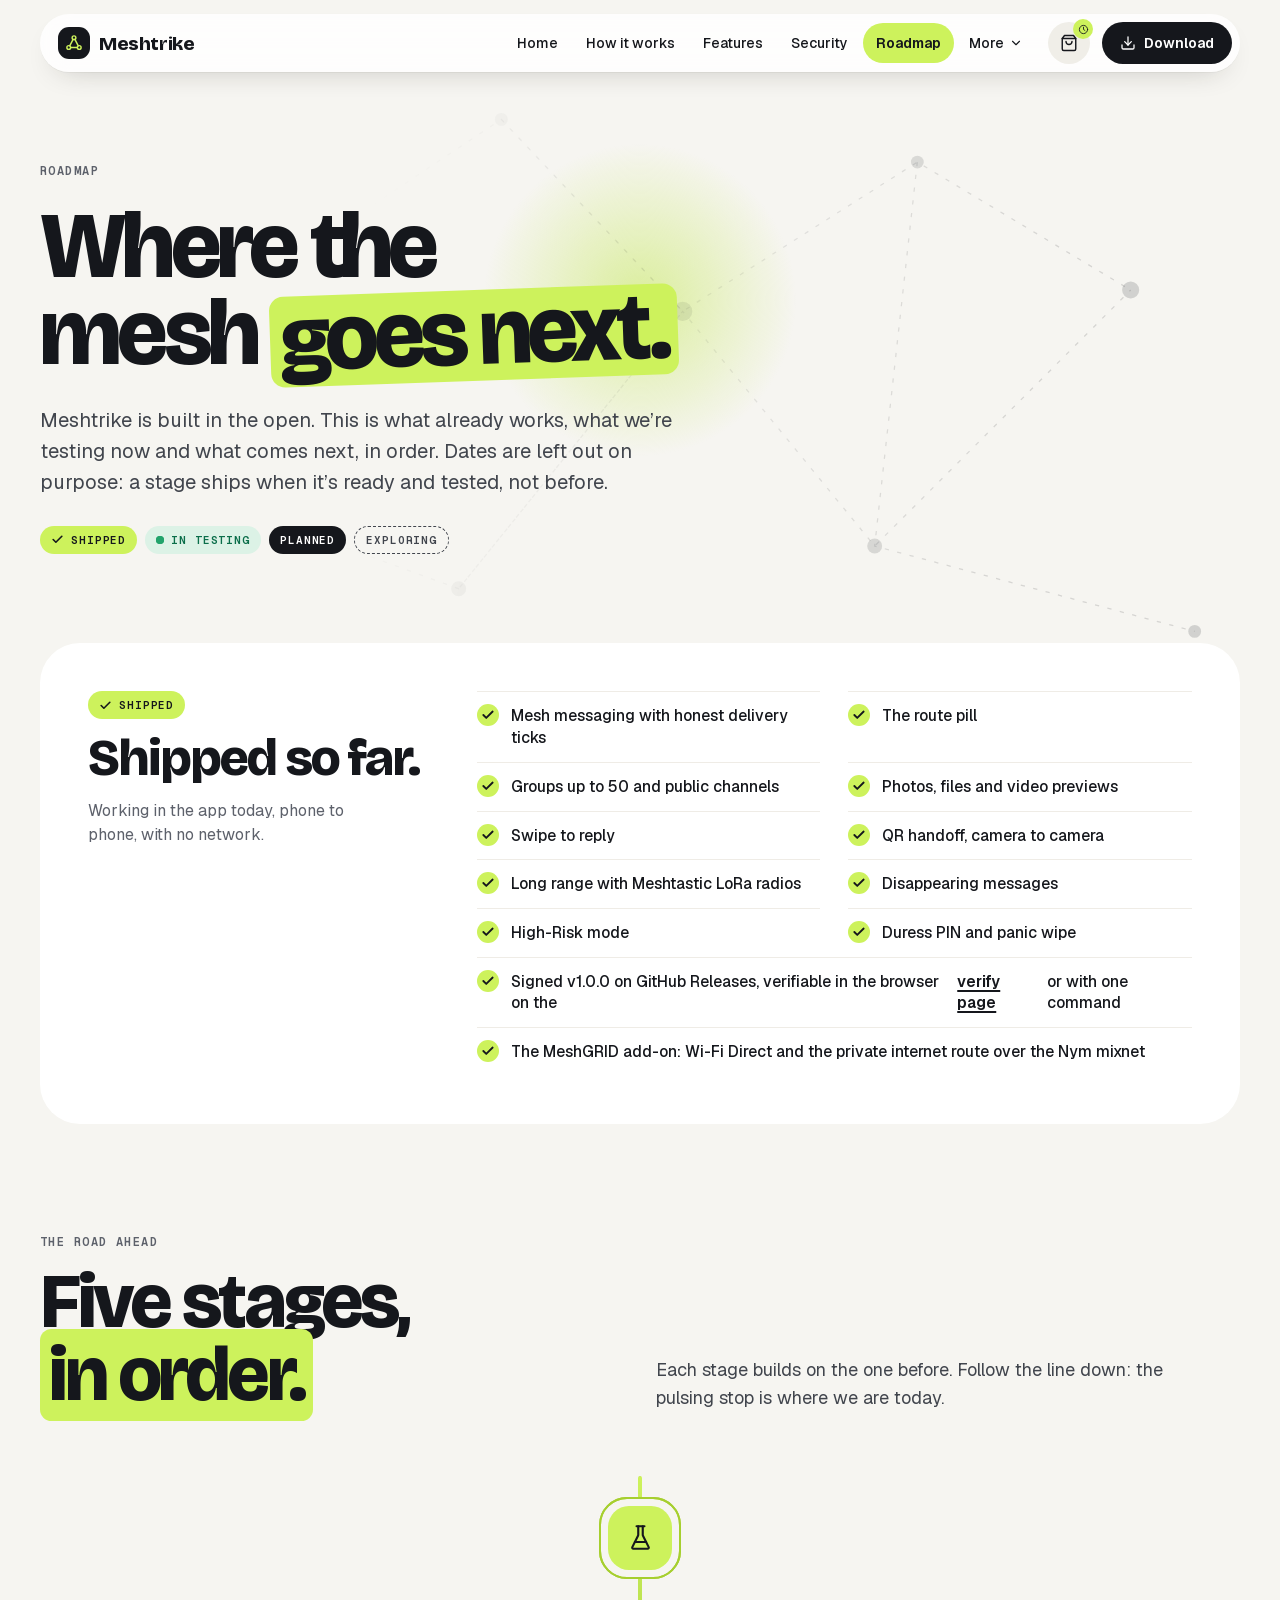
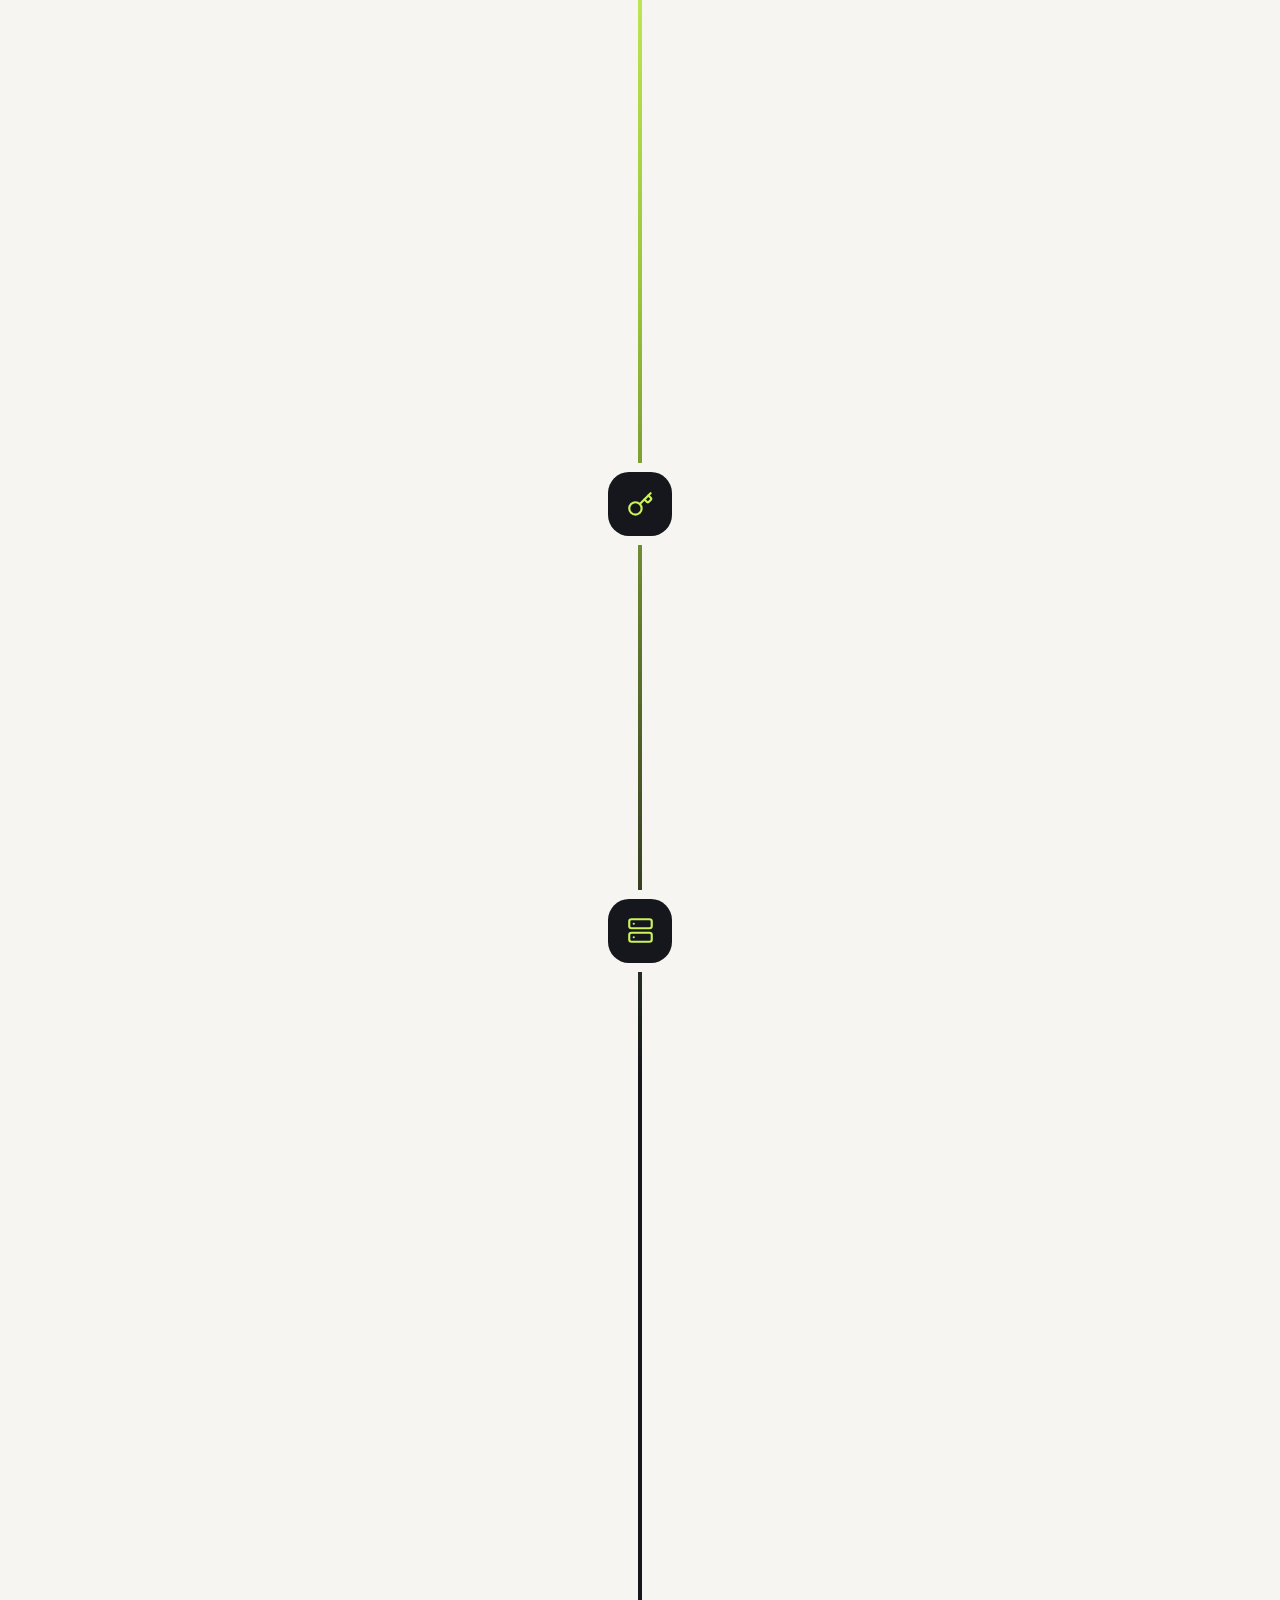
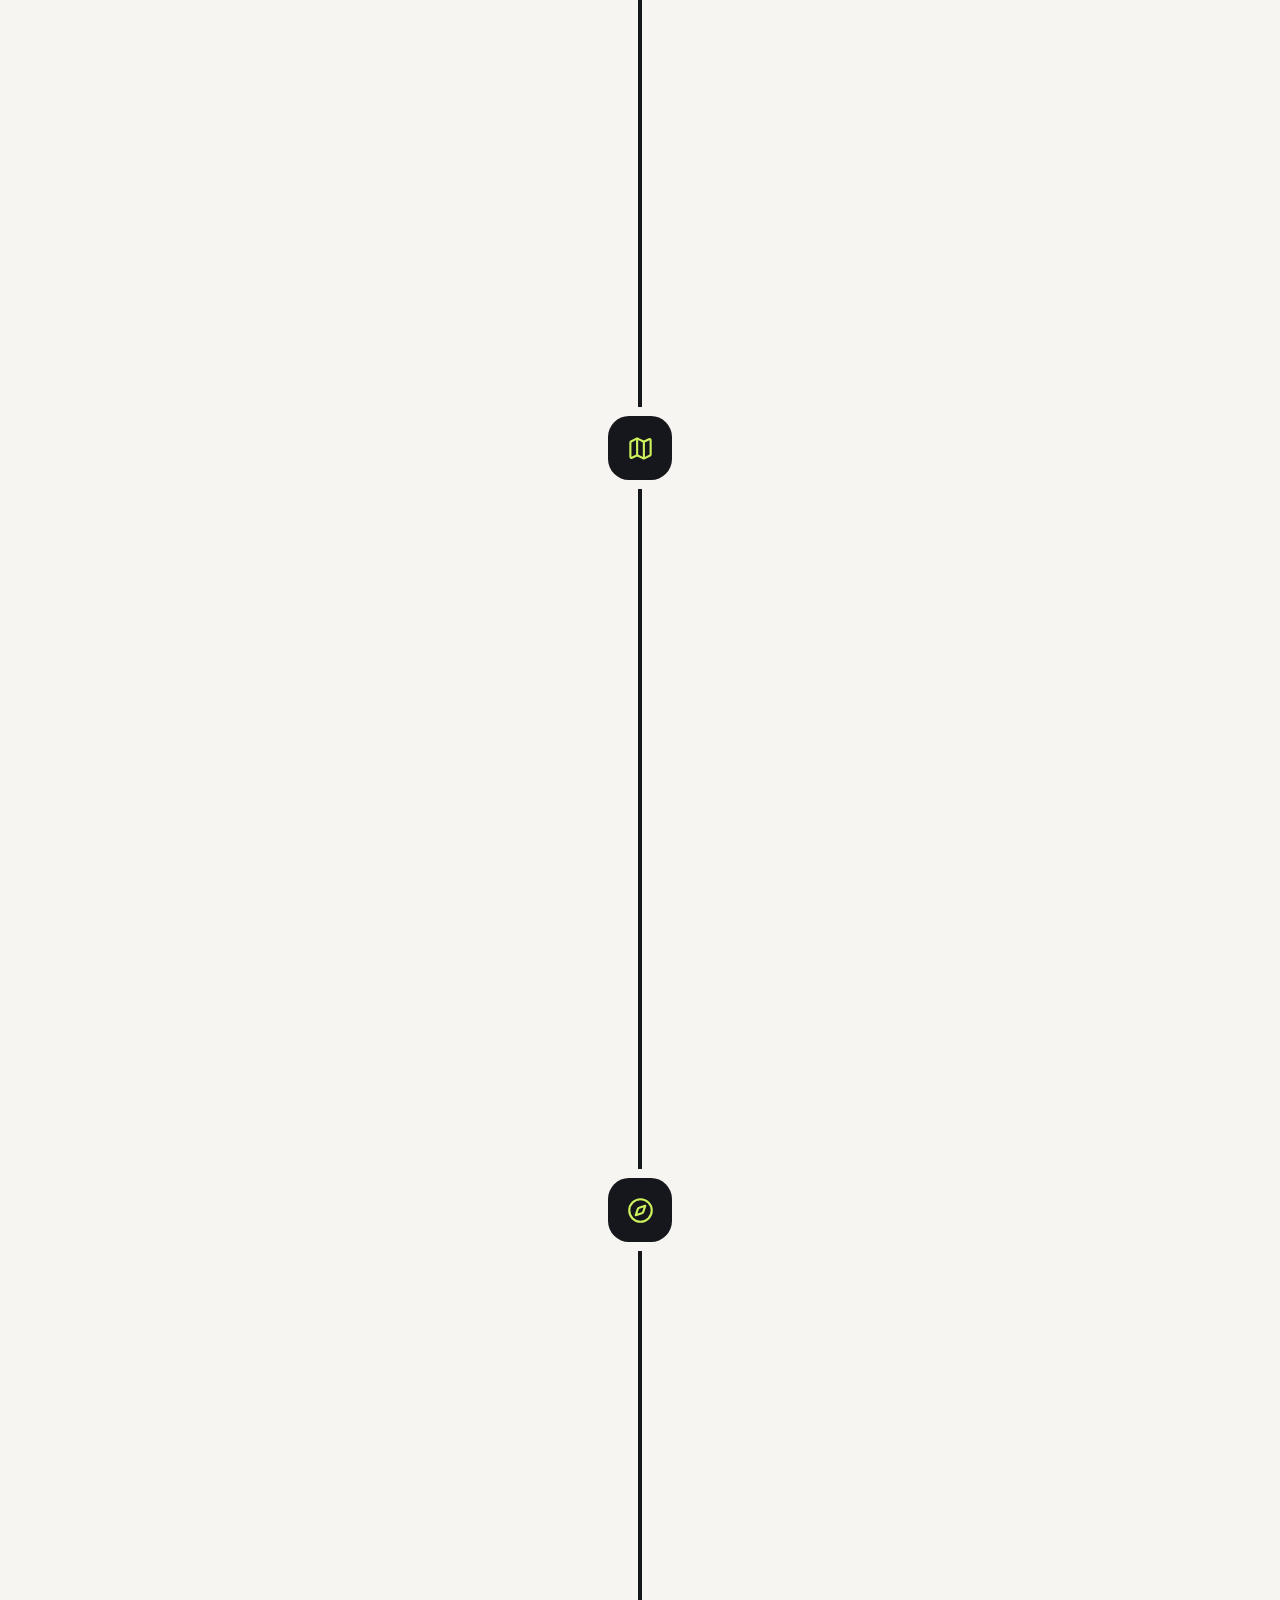
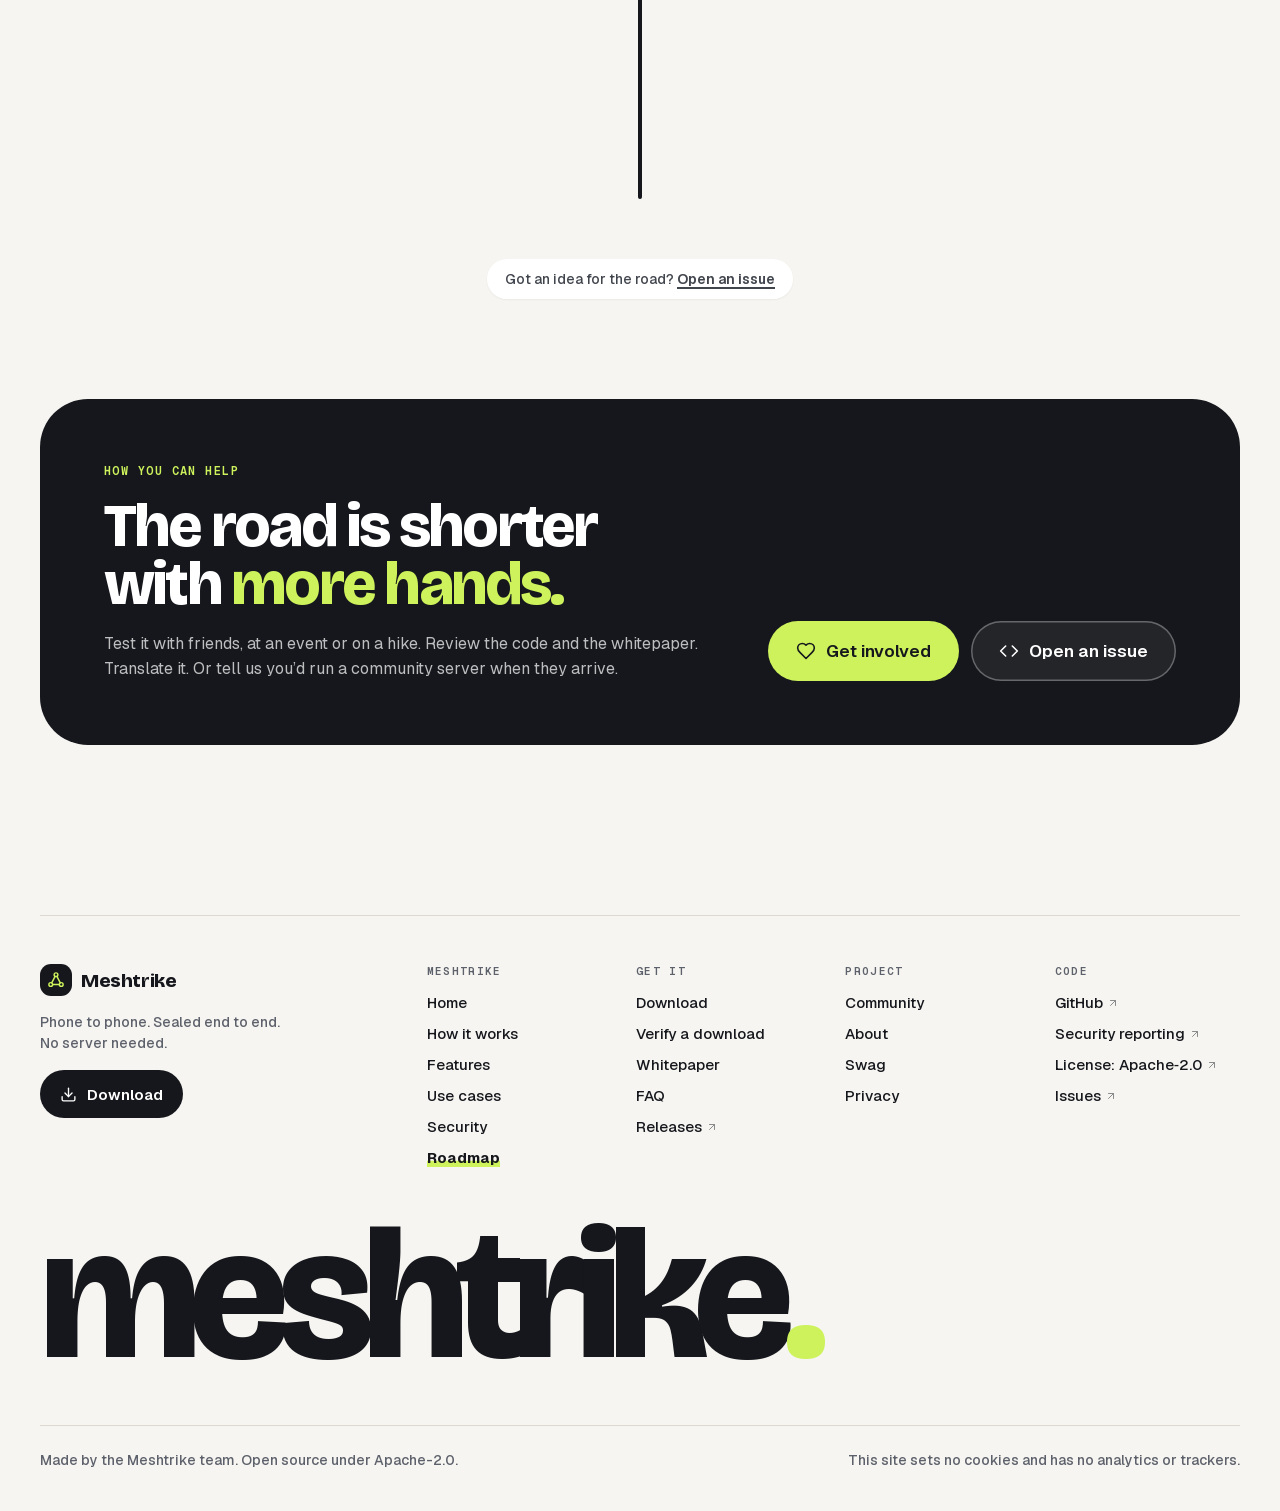
<file: roadmap.html>
<!DOCTYPE html>
<html lang="en">
<head>
<meta charset="utf-8">
<meta name="viewport" content="width=device-width, initial-scale=1">
<title>Roadmap · Meshtrike</title>
<meta name="description" content="What Meshtrike has shipped, what is in field testing now, and what comes next: reproducible builds and F-Droid, community servers run by volunteers, offline maps, a security audit and an iPhone app.">
<link rel="canonical" href="https://meshtrike0.github.io/roadmap.html">
<meta name="theme-color" content="#F6F5F1">
<meta name="referrer" content="no-referrer">
<!-- Everything is served from this folder: no analytics, no trackers, no third-party requests. -->
<meta http-equiv="Content-Security-Policy" content="default-src 'self'; img-src 'self' data:; style-src 'self' 'unsafe-inline'; script-src 'self'; font-src 'self'; connect-src 'none'; object-src 'none'; base-uri 'self'; form-action 'none'">
<meta property="og:title" content="Roadmap · Meshtrike">
<meta property="og:description" content="What Meshtrike has shipped, what is in field testing now, and what comes next: reproducible builds and F-Droid, community servers run by volunteers, offline maps, a security audit and an iPhone app.">
<meta property="og:type" content="website">
<meta property="og:url" content="https://meshtrike0.github.io/roadmap.html">
<link rel="icon" href="favicon.svg" type="image/svg+xml">
<link rel="preload" href="fonts/bricolage-grotesque-latin.woff2" as="font" type="font/woff2" crossorigin>
<link rel="preload" href="fonts/geist-latin.woff2" as="font" type="font/woff2" crossorigin>
<link rel="stylesheet" href="css/fonts.css">
<link rel="stylesheet" href="css/style.css">
<script src="js/config.js"></script>
<script src="js/main.js" defer></script>
<noscript><style>.qa__a{grid-template-rows:1fr!important;visibility:visible!important}.panel[hidden]{display:flex!important}.tabs{display:none}</style></noscript>
</head>
<body class="pg-roadmap">
<svg xmlns="http://www.w3.org/2000/svg" style="position:absolute;width:0;height:0;overflow:hidden" aria-hidden="true" focusable="false">
  <symbol id="i-mesh" viewBox="0 0 24 24"><circle cx="12" cy="5" r="2.5"/><circle cx="5" cy="18" r="2.5"/><circle cx="19" cy="18" r="2.5"/><path d="M10.8 7.2 6.3 15.8"/><path d="M13.2 7.2l4.5 8.6"/><path d="M7.5 18h9"/></symbol>
  <symbol id="i-download" viewBox="0 0 24 24"><path d="M12 15V3"/><path d="M21 15v4a2 2 0 0 1-2 2H5a2 2 0 0 1-2-2v-4"/><path d="m7 10 5 5 5-5"/></symbol>
  <symbol id="i-bag" viewBox="0 0 24 24"><path d="M6 2 3 6v14a2 2 0 0 0 2 2h14a2 2 0 0 0 2-2V6l-3-4Z"/><path d="M3 6h18"/><path d="M16 10a4 4 0 0 1-8 0"/></symbol>
  <symbol id="i-bt" viewBox="0 0 24 24"><path d="m7 7 10 10-5 5V2l5 5L7 17"/></symbol>
  <symbol id="i-wifi" viewBox="0 0 24 24"><path d="M12 20h.01"/><path d="M2 8.82a15 15 0 0 1 20 0"/><path d="M5 12.86a10 10 0 0 1 14 0"/><path d="M8.5 16.43a5 5 0 0 1 7 0"/></symbol>
  <symbol id="i-globe" viewBox="0 0 24 24"><circle cx="12" cy="12" r="10"/><path d="M12 2a14.5 14.5 0 0 0 0 20 14.5 14.5 0 0 0 0-20"/><path d="M2 12h20"/></symbol>
  <symbol id="i-clock" viewBox="0 0 24 24"><circle cx="12" cy="12" r="9"/><path d="M12 7v5l3 2"/></symbol>
  <symbol id="i-lock" viewBox="0 0 24 24"><rect x="3" y="11" width="18" height="11" rx="2"/><path d="M7 11V7a5 5 0 0 1 10 0v4"/></symbol>
  <symbol id="i-shieldOk" viewBox="0 0 24 24"><path d="M20 13c0 5-3.5 7.5-7.66 8.95a1 1 0 0 1-.67-.01C7.5 20.5 4 18 4 13V6a1 1 0 0 1 1-1c2 0 4.5-1.2 6.24-2.72a1.17 1.17 0 0 1 1.52 0C14.51 3.81 17 5 19 5a1 1 0 0 1 1 1z"/><path d="m9 12 2 2 4-4"/></symbol>
  <symbol id="i-call" viewBox="0 0 24 24"><path d="M13.83 16.57a1 1 0 0 0 1.21-.3l.36-.48a2 2 0 0 1 1.6-.8h3a2 2 0 0 1 2 2v3a2 2 0 0 1-2 2A18 18 0 0 1 2 4a2 2 0 0 1 2-2h3a2 2 0 0 1 2 2v3a2 2 0 0 1-.8 1.6l-.47.35a1 1 0 0 0-.29 1.23 14 14 0 0 0 6.39 6.39"/></symbol>
  <symbol id="i-mic" viewBox="0 0 24 24"><path d="M12 2a3 3 0 0 0-3 3v7a3 3 0 0 0 6 0V5a3 3 0 0 0-3-3Z"/><path d="M19 10v2a7 7 0 0 1-14 0v-2"/><path d="M12 19v3"/></symbol>
  <symbol id="i-check" viewBox="0 0 24 24"><path d="M20 6 9 17l-5-5"/></symbol>
  <symbol id="i-checks" viewBox="0 0 24 24"><path d="M18 6 7 17l-5-5"/><path d="m22 10-7.5 7.5L13 16"/></symbol>
  <symbol id="i-reply" viewBox="0 0 24 24"><path d="m9 17-5-5 5-5"/><path d="M20 18v-2a4 4 0 0 0-4-4H4"/></symbol>
  <symbol id="i-phone" viewBox="0 0 24 24"><rect x="5" y="2" width="14" height="20" rx="2"/><path d="M12 18h.01"/></symbol>
  <symbol id="i-x" viewBox="0 0 24 24"><path d="M18 6 6 18"/><path d="m6 6 12 12"/></symbol>
  <symbol id="i-right" viewBox="0 0 24 24"><path d="m9 18 6-6-6-6"/></symbol>
  <symbol id="i-users" viewBox="0 0 24 24"><path d="M16 21v-2a4 4 0 0 0-4-4H6a4 4 0 0 0-4 4v2"/><circle cx="9" cy="7" r="4"/><path d="M22 21v-2a4 4 0 0 0-3-3.87"/><path d="M16 3.13a4 4 0 0 1 0 7.75"/></symbol>
  <symbol id="i-eyeOff" viewBox="0 0 24 24"><path d="M10.73 5.08A10.43 10.43 0 0 1 12 5c7 0 10 7 10 7a13.16 13.16 0 0 1-1.67 2.68"/><path d="M6.61 6.61A13.53 13.53 0 0 0 2 12s3 7 10 7a9.74 9.74 0 0 0 5.39-1.61"/><path d="m2 2 20 20"/><path d="M9.88 9.88a3 3 0 1 0 4.24 4.24"/></symbol>
  <symbol id="i-down" viewBox="0 0 24 24"><path d="m6 9 6 6 6-6"/></symbol>
  <symbol id="i-menu" viewBox="0 0 24 24"><path d="M4 7h16"/><path d="M4 12h16"/><path d="M4 17h16"/></symbol>
  <symbol id="i-ext" viewBox="0 0 24 24"><path d="M7 7h10v10"/><path d="M7 17 17 7"/></symbol>
  <symbol id="i-server" viewBox="0 0 24 24"><rect width="20" height="8" x="2" y="2" rx="2"/><rect width="20" height="8" x="2" y="14" rx="2"/><path d="M6 6h.01"/><path d="M6 18h.01"/></symbol>
  <symbol id="i-pin" viewBox="0 0 24 24"><path d="M20 10c0 4.993-5.539 10.193-7.399 11.799a1 1 0 0 1-1.202 0C9.539 20.193 4 14.993 4 10a8 8 0 0 1 16 0"/><circle cx="12" cy="10" r="3"/></symbol>
  <symbol id="i-map" viewBox="0 0 24 24"><path d="M14.106 5.553a2 2 0 0 0 1.788 0l3.659-1.83A1 1 0 0 1 21 4.619v12.764a1 1 0 0 1-.553.894l-4.553 2.277a2 2 0 0 1-1.788 0l-4.212-2.106a2 2 0 0 0-1.788 0l-3.659 1.83A1 1 0 0 1 3 19.381V6.618a1 1 0 0 1 .553-.894l4.553-2.277a2 2 0 0 1 1.788 0z"/><path d="M15 5.764v15"/><path d="M9 3.236v15"/></symbol>
  <symbol id="i-sat" viewBox="0 0 24 24"><path d="M13 7 9 3 5 7l4 4"/><path d="m17 11 4 4-4 4-4-4"/><path d="m8 12 4 4 6-6-4-4Z"/><path d="m16 8 3-3"/><path d="M9 21a6 6 0 0 0-6-6"/></symbol>
  <symbol id="i-key" viewBox="0 0 24 24"><path d="m15.5 7.5 2.3 2.3a1 1 0 0 0 1.4 0l2.1-2.1a1 1 0 0 0 0-1.4L19 4"/><path d="m21 2-9.6 9.6"/><circle cx="7.5" cy="15.5" r="5.5"/></symbol>
  <symbol id="i-code" viewBox="0 0 24 24"><path d="m16 18 6-6-6-6"/><path d="m8 6-6 6 6 6"/></symbol>
  <symbol id="i-book" viewBox="0 0 24 24"><path d="M12 7v14"/><path d="M3 18a1 1 0 0 1-1-1V4a1 1 0 0 1 1-1h5a4 4 0 0 1 4 4 4 4 0 0 1 4-4h5a1 1 0 0 1 1 1v13a1 1 0 0 1-1 1h-6a3 3 0 0 0-3 3 3 3 0 0 0-3-3z"/></symbol>
  <symbol id="i-share" viewBox="0 0 24 24"><circle cx="18" cy="5" r="3"/><circle cx="6" cy="12" r="3"/><circle cx="18" cy="19" r="3"/><path d="m8.59 13.51 6.83 3.98"/><path d="m15.41 6.51-6.82 3.98"/></symbol>
  <symbol id="i-doc" viewBox="0 0 24 24"><path d="M15 2H6a2 2 0 0 0-2 2v16a2 2 0 0 0 2 2h12a2 2 0 0 0 2-2V7Z"/><path d="M14 2v4a2 2 0 0 0 2 2h4"/><path d="M10 9H8"/><path d="M16 13H8"/><path d="M16 17H8"/></symbol>
  <symbol id="i-info" viewBox="0 0 24 24"><circle cx="12" cy="12" r="10"/><path d="M12 16v-4"/><path d="M12 8h.01"/></symbol>
  <symbol id="i-help" viewBox="0 0 24 24"><circle cx="12" cy="12" r="10"/><path d="M9.09 9a3 3 0 0 1 5.83 1c0 2-3 3-3 3"/><path d="M12 17h.01"/></symbol>
  <symbol id="i-heart" viewBox="0 0 24 24"><path d="M19 14c1.49-1.46 3-3.21 3-5.5A5.5 5.5 0 0 0 16.5 3c-1.76 0-3 .5-4.5 2-1.5-1.5-2.74-2-4.5-2A5.5 5.5 0 0 0 2 8.5c0 2.3 1.5 4.05 3 5.5l7 7Z"/></symbol>
  <symbol id="i-terminal" viewBox="0 0 24 24"><path d="m4 17 6-6-6-6"/><path d="M12 19h8"/></symbol>
  <symbol id="i-box" viewBox="0 0 24 24"><path d="M11 21.73a2 2 0 0 0 2 0l7-4A2 2 0 0 0 21 16V8a2 2 0 0 0-1-1.73l-7-4a2 2 0 0 0-2 0l-7 4A2 2 0 0 0 3 8v8a2 2 0 0 0 1 1.73z"/><path d="M12 22V12"/><path d="m3.3 7 7.703 4.734a2 2 0 0 0 2.094 0L20.7 7"/><path d="m7.5 4.27 9 5.15"/></symbol>
  <symbol id="i-mail" viewBox="0 0 24 24"><rect width="20" height="16" x="2" y="4" rx="2"/><path d="m22 7-8.97 5.7a1.94 1.94 0 0 1-2.06 0L2 7"/></symbol>
  <symbol id="i-route" viewBox="0 0 24 24"><circle cx="6" cy="19" r="3"/><path d="M9 19h8.5a3.5 3.5 0 0 0 0-7h-11a3.5 3.5 0 0 1 0-7H15"/><circle cx="18" cy="5" r="3"/></symbol>
  <symbol id="i-compass" viewBox="0 0 24 24"><circle cx="12" cy="12" r="10"/><path d="m16.24 7.76-1.804 5.411a2 2 0 0 1-1.265 1.265L7.76 16.24l1.804-5.411a2 2 0 0 1 1.265-1.265z"/></symbol>
  <symbol id="i-flask" viewBox="0 0 24 24"><path d="M10 2v7.527a2 2 0 0 1-.211.896L4.72 20.55a1 1 0 0 0 .9 1.45h12.76a1 1 0 0 0 .9-1.45l-5.069-10.127A2 2 0 0 1 14 9.527V2"/><path d="M8.5 2h7"/><path d="M7 16h10"/></symbol>
  <symbol id="i-pkg" viewBox="0 0 24 24"><path d="M12 3v12"/><path d="m8 11 4 4 4-4"/><path d="M8 5H6a2 2 0 0 0-2 2v12a2 2 0 0 0 2 2h12a2 2 0 0 0 2-2V7a2 2 0 0 0-2-2h-2"/></symbol>
</svg>
<a class="skip" href="#main">Skip to content</a>
<div class="page">
<div class="blob" aria-hidden="true"></div>

<header class="hdr">
  <nav class="nav" aria-label="Main">
    <a class="logo" href="index.html"><span class="logo__mark"><svg class="i" aria-hidden="true" focusable="false"><use href="#i-mesh"/></svg></span>Meshtrike</a>
    <div class="nav__spacer"></div>
    <ul class="nav__links">
      <li><a href="index.html">Home</a></li>
      <li><a href="how-it-works.html">How it works</a></li>
      <li><a href="features.html">Features</a></li>
      <li><a href="security.html">Security</a></li>
      <li><a href="roadmap.html" aria-current="page">Roadmap</a></li>
      <li class="more" data-dd>
        <details>
          <summary class="more__btn">More<svg class="i more__chev" aria-hidden="true" focusable="false"><use href="#i-down"/></svg></summary>
          <ul class="more__menu">
          <li><a href="use-cases.html"><span class="more__ic"><svg class="i" aria-hidden="true" focusable="false"><use href="#i-users"/></svg></span><span class="more__txt"><span class="more__t">Use cases</span><span class="more__d">Festivals, protests, outages</span></span></a></li>
          <li><a href="faq.html"><span class="more__ic"><svg class="i" aria-hidden="true" focusable="false"><use href="#i-help"/></svg></span><span class="more__txt"><span class="more__t">FAQ</span><span class="more__d">Fair questions, straight answers</span></span></a></li>
          <li><a href="community.html"><span class="more__ic"><svg class="i" aria-hidden="true" focusable="false"><use href="#i-heart"/></svg></span><span class="more__txt"><span class="more__t">Community</span><span class="more__d">Test, translate, run a server</span></span></a></li>
          <li><a href="swag.html"><span class="more__ic"><svg class="i" aria-hidden="true" focusable="false"><use href="#i-bag"/></svg></span><span class="more__txt"><span class="more__t">Swag</span><span class="more__d">Wear the mesh · coming soon</span></span></a></li>
          <li><a href="about.html"><span class="more__ic"><svg class="i" aria-hidden="true" focusable="false"><use href="#i-info"/></svg></span><span class="more__txt"><span class="more__t">About</span><span class="more__d">Why Meshtrike exists</span></span></a></li>
          <li><a href="whitepaper.html"><span class="more__ic"><svg class="i" aria-hidden="true" focusable="false"><use href="#i-book"/></svg></span><span class="more__txt"><span class="more__t">Whitepaper</span><span class="more__d">The design, in depth</span></span></a></li>
          <li><a href="verify.html"><span class="more__ic"><svg class="i" aria-hidden="true" focusable="false"><use href="#i-shieldOk"/></svg></span><span class="more__txt"><span class="more__t">Verify</span><span class="more__d">Check that your APK is real</span></span></a></li>
          </ul>
        </details>
      </li>
    </ul>
    <a class="cart-btn" href="swag.html" aria-label="Swag shop: coming soon" aria-haspopup="dialog" data-open-soon><svg class="i" aria-hidden="true" focusable="false"><use href="#i-bag"/></svg><span class="cart-btn__soon" aria-hidden="true"><svg class="i" aria-hidden="true" focusable="false"><use href="#i-clock"/></svg></span></a>
    <a class="nav__dl" href="download.html"><svg class="i" aria-hidden="true" focusable="false"><use href="#i-download"/></svg><span>Download</span></a>
    <details class="menu" data-dd>
      <summary class="menu__btn" aria-label="Menu"><svg class="i menu__open" aria-hidden="true" focusable="false"><use href="#i-menu"/></svg><svg class="i menu__close" aria-hidden="true" focusable="false"><use href="#i-x"/></svg></summary>
      <div class="menu__panel">
        <ul class="menu__main">
          <li><a href="index.html">Home</a></li>
          <li><a href="how-it-works.html">How it works</a></li>
          <li><a href="features.html">Features</a></li>
          <li><a href="security.html">Security</a></li>
          <li><a href="roadmap.html" aria-current="page">Roadmap</a></li>
        </ul>
        <p class="menu__label">MORE</p>
        <ul class="menu__more">
          <li><a href="use-cases.html"><span class="menu__ic"><svg class="i" aria-hidden="true" focusable="false"><use href="#i-users"/></svg></span>Use cases</a></li>
          <li><a href="faq.html"><span class="menu__ic"><svg class="i" aria-hidden="true" focusable="false"><use href="#i-help"/></svg></span>FAQ</a></li>
          <li><a href="community.html"><span class="menu__ic"><svg class="i" aria-hidden="true" focusable="false"><use href="#i-heart"/></svg></span>Community</a></li>
          <li><a href="swag.html"><span class="menu__ic"><svg class="i" aria-hidden="true" focusable="false"><use href="#i-bag"/></svg></span>Swag</a></li>
          <li><a href="about.html"><span class="menu__ic"><svg class="i" aria-hidden="true" focusable="false"><use href="#i-info"/></svg></span>About</a></li>
          <li><a href="whitepaper.html"><span class="menu__ic"><svg class="i" aria-hidden="true" focusable="false"><use href="#i-book"/></svg></span>Whitepaper</a></li>
          <li><a href="verify.html"><span class="menu__ic"><svg class="i" aria-hidden="true" focusable="false"><use href="#i-shieldOk"/></svg></span>Verify</a></li>
        </ul>
        <a class="btn btn--ink menu__dl" href="download.html"><svg class="i" aria-hidden="true" focusable="false"><use href="#i-download"/></svg>Download Meshtrike</a>
      </div>
    </details>
  </nav>
</header>

<main id="main">
<section class="sec phead phead--rm" aria-labelledby="page-title">
  <svg class="phead__bg" aria-hidden="true" viewBox="0 0 1200 700" preserveAspectRatio="xMidYMid slice">
    <g class="lines" fill="none" stroke="#15171C" stroke-opacity=".14" stroke-width="1.2" stroke-dasharray="4 8">
      <path d="M80 140 L260 260 L470 120 L640 300 L860 160 L1060 280"/>
      <path d="M260 260 L210 480 L430 560 L640 300 L820 520 L1060 280"/>
      <path d="M470 120 L640 300 L430 560"/>
      <path d="M860 160 L820 520 L1120 600"/>
      <path d="M80 140 L210 480"/>
    </g>
    <g fill="#15171C" fill-opacity=".16">
      <circle cx="80" cy="140" r="6"/><circle cx="260" cy="260" r="8"/><circle cx="470" cy="120" r="6"/><circle cx="640" cy="300" r="9"/><circle cx="860" cy="160" r="6"/><circle cx="1060" cy="280" r="8"/><circle cx="210" cy="480" r="6"/><circle cx="430" cy="560" r="7"/><circle cx="820" cy="520" r="7"/><circle cx="1120" cy="600" r="6"/>
    </g>
  </svg>
  <div class="wrap phead__inner">
    <p class="eyebrow phead__eye">ROADMAP</p>
    <h1 class="h1p" id="page-title">Where the mesh <span class="tilted-hl">goes next.</span></h1>
    <p class="phead__lead">Meshtrike is built in the open. This is what already works, what we’re testing now and what comes next, in order. Dates are left out on purpose: a stage ships when it’s ready and tested, not before.</p>
    <ul class="legend" aria-label="Status key">
      <li><span class="st st--done"><svg class="i" aria-hidden="true" focusable="false"><use href="#i-check"/></svg>Shipped</span></li>
      <li><span class="st st--now"><span class="st__dot" aria-hidden="true"></span>In testing</span></li>
      <li><span class="st st--plan">Planned</span></li>
      <li><span class="st st--explore">Exploring</span></li>
    </ul>
  </div>
</section>

<section id="shipped" class="sec shipped" aria-labelledby="shipped-title">
  <div class="wrap">
    <div class="shipped__box" data-reveal>
      <div class="shipped__head">
        <span class="st st--done"><svg class="i" aria-hidden="true" focusable="false"><use href="#i-check"/></svg>Shipped</span>
        <h2 class="shipped__t" id="shipped-title">Shipped so far.</h2>
        <p class="shipped__d">Working in the app today, phone to phone, with no network.</p>
      </div>
      <ul class="shipped__list">
        <li><svg class="i" aria-hidden="true" focusable="false"><use href="#i-check"/></svg>Mesh messaging with honest delivery ticks</li>
        <li><svg class="i" aria-hidden="true" focusable="false"><use href="#i-check"/></svg>The route pill</li>
        <li><svg class="i" aria-hidden="true" focusable="false"><use href="#i-check"/></svg>Groups up to 50 and public channels</li>
        <li><svg class="i" aria-hidden="true" focusable="false"><use href="#i-check"/></svg>Photos, files and video previews</li>
        <li><svg class="i" aria-hidden="true" focusable="false"><use href="#i-check"/></svg>Swipe to reply</li>
        <li><svg class="i" aria-hidden="true" focusable="false"><use href="#i-check"/></svg>QR handoff, camera to camera</li>
        <li><svg class="i" aria-hidden="true" focusable="false"><use href="#i-check"/></svg>Long range with Meshtastic LoRa radios</li>
        <li><svg class="i" aria-hidden="true" focusable="false"><use href="#i-check"/></svg>Disappearing messages</li>
        <li><svg class="i" aria-hidden="true" focusable="false"><use href="#i-check"/></svg>High-Risk mode</li>
        <li><svg class="i" aria-hidden="true" focusable="false"><use href="#i-check"/></svg>Duress PIN and panic wipe</li>
        <li class="shipped__wide"><svg class="i" aria-hidden="true" focusable="false"><use href="#i-check"/></svg>Signed v1.0.0 on GitHub Releases, verifiable in the browser on the <a class="inl" href="verify.html">verify page</a> or with one command</li>
        <li class="shipped__wide"><svg class="i" aria-hidden="true" focusable="false"><use href="#i-check"/></svg>The MeshGRID add-on: Wi-Fi Direct and the private internet route over the Nym mixnet</li>
      </ul>
    </div>
  </div>
</section>

<section id="timeline" class="sec rm" aria-labelledby="tl-title">
  <div class="wrap stack rm__inner">
    <div class="split" data-reveal>
      <div class="sec-head">
        <p class="eyebrow">THE ROAD AHEAD</p>
        <h2 class="h2" id="tl-title">Five stages, <span class="hl">in order.</span></h2>
      </div>
      <p class="lead">Each stage builds on the one before. Follow the line down: the pulsing stop is where we are today.</p>
    </div>

    <ol class="tl" data-tl>
      <li class="tl__item tl__item--now" id="now">
        <div class="tl__mark" aria-hidden="true"><span class="tl__big">Now</span><span class="tl__idx">01 / 05</span></div>
        <span class="tl__node" aria-hidden="true"><svg class="i" aria-hidden="true" focusable="false"><use href="#i-flask"/></svg></span>
        <article class="tl__card tl__card--ink dark" aria-labelledby="tl-now">
          <div class="tl__hd"><span class="tl__when">NOW</span><span class="st st--now"><span class="st__dot" aria-hidden="true"></span>In progress · field testing</span></div>
          <h3 class="tl__t" id="tl-now">Field testing</h3>
          <p class="tl__d">Everything in this stage is built and passes 27 end-to-end mesh scenarios in the simulator. What’s left is the real world: many phones in one place, people walking in and out of range, a full day on one battery.</p>
          <ul class="tl__list">
            <li><svg class="i" aria-hidden="true" focusable="false"><use href="#i-mic"/></svg><span><b>Voice notes</b>, about 120 KB a minute</span></li>
            <li><svg class="i" aria-hidden="true" focusable="false"><use href="#i-call"/></svg><span><b>Nearby calls</b> over Bluetooth and Wi-Fi Direct</span></li>
            <li><svg class="i" aria-hidden="true" focusable="false"><use href="#i-reply"/></svg><span><b>Reply quotes</b>, on voice notes too</span></li>
            <li><svg class="i" aria-hidden="true" focusable="false"><use href="#i-globe"/></svg><span><b>The MeshGRID add-on</b> and its download flow</span></li>
          </ul>
          <p class="tl__foot">On the test bench: 20+ phones in a crowd, calls at the edge of Bluetooth range, the cost of relaying for others over 24 hours.</p>
        </article>
      </li>

      <li class="tl__item" id="next">
        <div class="tl__mark" aria-hidden="true"><span class="tl__big">Next</span><span class="tl__idx">02 / 05</span></div>
        <span class="tl__node" aria-hidden="true"><svg class="i" aria-hidden="true" focusable="false"><use href="#i-key"/></svg></span>
        <article class="tl__card" aria-labelledby="tl-next">
          <div class="tl__hd"><span class="tl__when">NEXT</span><span class="st st--plan">Planned</span></div>
          <h3 class="tl__t" id="tl-next">Reproducible builds and F-Droid</h3>
          <p class="tl__d">Signed releases are out. Next: anyone can rebuild the same APK from source and get the same bytes, and the app reaches the open-source app stores.</p>
          <ul class="tl__list">
            <li><svg class="i" aria-hidden="true" focusable="false"><use href="#i-code"/></svg><span><b>Reproducible builds</b>: rebuild the same APK from source and compare it byte for byte</span></li>
            <li><svg class="i" aria-hidden="true" focusable="false"><use href="#i-box"/></svg><span><b>F-Droid and IzzyOnDroid</b>, the open-source app stores</span></li>
          </ul>
        </article>
      </li>

      <li class="tl__item tl__item--new" id="servers">
        <div class="tl__mark" aria-hidden="true"><span class="tl__big">Then</span><span class="tl__idx">03 / 05</span></div>
        <span class="tl__node" aria-hidden="true"><svg class="i" aria-hidden="true" focusable="false"><use href="#i-server"/></svg></span>
        <article class="tl__card tl__card--lime" aria-labelledby="tl-servers">
          <span class="tl__sticker" aria-hidden="true">NEW</span>
          <div class="tl__hd"><span class="tl__when">THEN</span><span class="st st--plan">Planned</span><span class="st st--new">New milestone</span></div>
          <h3 class="tl__t" id="tl-servers">Community servers, run by volunteers</h3>
          <p class="tl__d">Meshtrike servers run by loyal volunteers, the way people run Tor relays. Meshtrike never needs one to work. When one is around, the mesh reaches further.</p>
          <svg class="srv" viewBox="0 0 520 190" role="img" aria-label="Diagram: two separate meshes, in town A and town B, joined through a volunteer server that only passes sealed envelopes.">
            <g class="srv__mesh" fill="none" stroke="#15171C" stroke-opacity=".35" stroke-width="1.5" stroke-dasharray="3 5"><path d="M38 62 L84 38 L122 92 L62 130 Z"/><path d="M84 38 L62 130"/><path d="M122 92 L104 148 L62 130"/><path d="M482 62 L436 38 L398 92 L458 130 Z"/><path d="M436 38 L458 130"/><path d="M398 92 L416 148 L458 130"/></g>
            <g class="srv__link" fill="none" stroke="#15171C" stroke-width="2.2" stroke-dasharray="6 7" stroke-linecap="round"><path d="M122 92 C170 92 180 95 222 95"/><path d="M298 95 C340 95 350 92 398 92"/></g>
            <g fill="#15171C"><circle cx="38" cy="62" r="7"/><circle cx="84" cy="38" r="7"/><circle cx="122" cy="92" r="9"/><circle cx="62" cy="130" r="7"/><circle cx="104" cy="148" r="7"/><circle cx="482" cy="62" r="7"/><circle cx="436" cy="38" r="7"/><circle cx="398" cy="92" r="9"/><circle cx="458" cy="130" r="7"/><circle cx="416" cy="148" r="7"/></g>
            <rect x="222" y="58" width="76" height="74" rx="18" fill="#15171C"/>
            <g stroke="#CDF25C" stroke-width="3" stroke-linecap="round"><path d="M238 80h44"/><path d="M238 95h44"/><path d="M238 110h44"/></g>
            <g fill="#CDF25C"><circle cx="242" cy="80" r="3"/><circle cx="242" cy="95" r="3"/><circle cx="242" cy="110" r="3"/></g>
            <g class="srv__env"><rect x="158" y="80" width="30" height="22" rx="5" fill="#fff" stroke="#15171C" stroke-width="2"/><path d="M158 84l15 9 15-9" fill="none" stroke="#15171C" stroke-width="2"/></g>
            <g class="srv__env srv__env--b"><rect x="334" y="80" width="30" height="22" rx="5" fill="#fff" stroke="#15171C" stroke-width="2"/><path d="M334 84l15 9 15-9" fill="none" stroke="#15171C" stroke-width="2"/></g>
            <g font-family="'Geist Mono',monospace" font-size="11" font-weight="600" letter-spacing="1.2" fill="#15171C" text-anchor="middle"><text x="80" y="182">TOWN A</text><text x="260" y="160">VOLUNTEER SERVER</text><text x="440" y="182">TOWN B</text></g>
          </svg>
          <ul class="roles">
            <li class="role"><span class="role__ic"><svg class="i" aria-hidden="true" focusable="false"><use href="#i-mail"/></svg></span><span><b class="role__t">Mailbox</b><span class="role__d">Holds sealed messages for phones that are offline, until they come back.</span></span></li>
            <li class="role"><span class="role__ic"><svg class="i" aria-hidden="true" focusable="false"><use href="#i-route"/></svg></span><span><b class="role__t">Bridge between meshes</b><span class="role__d">Joins separate meshes, in other towns or other countries, whenever any phone in them reaches the internet.</span></span></li>
            <li class="role"><span class="role__ic"><svg class="i" aria-hidden="true" focusable="false"><use href="#i-eyeOff"/></svg></span><span><b class="role__t">Disguise bridge, later</b><span class="role__d">Where the internet route is blocked, helps it look like ordinary web traffic.</span></span></li>
          </ul>
          <div class="sealed">
            <span class="sealed__ic"><svg class="i" aria-hidden="true" focusable="false"><use href="#i-lock"/></svg></span>
            <p class="sealed__t"><b>Only ever sees sealed envelopes.</b> No contents. No contact lists. No who-talks-to-whom.</p>
          </div>
          <ul class="tl__props">
            <li><svg class="i" aria-hidden="true" focusable="false"><use href="#i-terminal"/></svg>Easy to run: one small program or container</li>
            <li><svg class="i" aria-hidden="true" focusable="false"><use href="#i-doc"/></svg>A public list of servers, signed by the team</li>
            <li><svg class="i" aria-hidden="true" focusable="false"><use href="#i-mesh"/></svg>No single server is ever required</li>
          </ul>
          <a class="btn btn--ink tl__cta" href="https://github.com/meshtrike0/meshtrike/issues" rel="noopener"><svg class="i" aria-hidden="true" focusable="false"><use href="#i-server"/></svg>Want to run one? Tell us on GitHub</a>
        </article>
      </li>

      <li class="tl__item" id="maps">
        <div class="tl__mark" aria-hidden="true"><span class="tl__big">Then</span><span class="tl__idx">04 / 05</span></div>
        <span class="tl__node" aria-hidden="true"><svg class="i" aria-hidden="true" focusable="false"><use href="#i-map"/></svg></span>
        <article class="tl__card" aria-labelledby="tl-maps">
          <div class="tl__hd"><span class="tl__when">THEN</span><span class="st st--plan">Planned</span></div>
          <h3 class="tl__t" id="tl-maps">Offline maps and a security audit</h3>
          <p class="tl__d">During a shutdown, ordinary map apps stop working: they need servers to draw the map, search and find a route. Meshtrike’s map will need none of that.</p>
          <ul class="sats" aria-label="Satellite systems">
            <li><svg class="i" aria-hidden="true" focusable="false"><use href="#i-sat"/></svg>GPS</li><li>Galileo</li><li>GLONASS</li><li>BeiDou</li><li>NavIC</li>
          </ul>
          <ul class="tl__list">
            <li><svg class="i" aria-hidden="true" focusable="false"><use href="#i-sat"/></svg><span><b>Positions straight from satellites.</b> The phone only listens, so working out where you are transmits nothing</span></li>
            <li><svg class="i" aria-hidden="true" focusable="false"><use href="#i-map"/></svg><span><b>OpenStreetMap maps stored on the phone</b>, with search that works on the map file itself</span></li>
            <li><svg class="i" aria-hidden="true" focusable="false"><use href="#i-share"/></svg><span><b>Maps shared phone to phone</b>, so one prepared phone can equip a whole group</span></li>
            <li><svg class="i" aria-hidden="true" focusable="false"><use href="#i-pin"/></svg><span><b>Share a place, not a trail.</b> Pins and meeting points travel as sealed messages. Live location is opt-in and time-limited</span></li>
          </ul>
          <div class="tl__sub">
            <span class="tl__subic"><svg class="i" aria-hidden="true" focusable="false"><use href="#i-shieldOk"/></svg></span>
            <p><b>Independent security audit.</b> An external review of the core and the app, a formal model of the handshake and envelope format, and a public report. Before that, treat Meshtrike as beta for high-risk use.</p>
          </div>
        </article>
      </li>

      <li class="tl__item tl__item--later" id="later">
        <div class="tl__mark" aria-hidden="true"><span class="tl__big">Later</span><span class="tl__idx">05 / 05</span></div>
        <span class="tl__node" aria-hidden="true"><svg class="i" aria-hidden="true" focusable="false"><use href="#i-compass"/></svg></span>
        <article class="tl__card tl__card--sand" aria-labelledby="tl-later">
          <div class="tl__hd"><span class="tl__when">LATER</span><span class="st st--explore">Exploring</span></div>
          <h3 class="tl__t" id="tl-later">iPhone app, group calls, disguise bridges</h3>
          <div class="tl__block">
            <h4 class="tl__bt"><svg class="i" aria-hidden="true" focusable="false"><use href="#i-phone"/></svg>iPhone app</h4>
            <ul class="tl__list tl__list--sm">
              <li><svg class="i" aria-hidden="true" focusable="false"><use href="#i-code"/></svg><span><b>Shared Rust core.</b> Messages, encryption and storage are the same code as on Android</span></li>
              <li><svg class="i" aria-hidden="true" focusable="false"><use href="#i-bt"/></svg><span><b>Bluetooth limits on iOS.</b> Works fully while the app is open, and carries messages in the background where iOS allows it</span></li>
              <li><svg class="i" aria-hidden="true" focusable="false"><use href="#i-wifi"/></svg><span><b>No Wi-Fi Direct on iPhone.</b> Apple’s own peer-to-peer Wi-Fi between iPhones, Bluetooth between iPhone and Android</span></li>
              <li><svg class="i" aria-hidden="true" focusable="false"><use href="#i-lock"/></svg><span><b>Same sealed messages</b>, contacts and safety numbers between iPhone and Android</span></li>
            </ul>
          </div>
          <div class="tl__duo">
            <div class="tl__block"><h4 class="tl__bt"><svg class="i" aria-hidden="true" focusable="false"><use href="#i-users"/></svg>Group calls</h4><p>Calls with several people nearby, over Wi-Fi Direct first, with fresh keys every call.</p></div>
            <div class="tl__block"><h4 class="tl__bt"><svg class="i" aria-hidden="true" focusable="false"><use href="#i-eyeOff"/></svg>Disguise bridges</h4><p>Ways for the internet route to look like ordinary web traffic where the Nym mixnet is blocked.</p></div>
          </div>
        </article>
      </li>
    </ol>
    <p class="tl__end"><span>Got an idea for the road? <a class="inl" href="https://github.com/meshtrike0/meshtrike/issues" rel="noopener">Open an issue</a></span></p>
  </div>
</section>

<section class="sec help" aria-labelledby="help-title">
  <div class="help__box dark" data-reveal>
    <div class="help__copy">
      <p class="eyebrow eyebrow--lime">HOW YOU CAN HELP</p>
      <h2 class="h2" id="help-title">The road is shorter with <span class="lime">more hands.</span></h2>
      <p class="on-dark">Test it with friends, at an event or on a hike. Review the code and the whitepaper. Translate it. Or tell us you’d run a community server when they arrive.</p>
    </div>
    <div class="help__btns">
      <a class="btn btn--lime btn--lg" href="community.html"><svg class="i" aria-hidden="true" focusable="false"><use href="#i-heart"/></svg>Get involved</a>
      <a class="btn btn--ghost btn--lg" href="https://github.com/meshtrike0/meshtrike/issues" rel="noopener"><svg class="i" aria-hidden="true" focusable="false"><use href="#i-code"/></svg>Open an issue</a>
    </div>
  </div>
</section>
</main>

<footer class="sec foot">
  <div class="wrap stack foot__inner">
    <div class="foot__top">
      <div class="foot__brand">
        <a class="logo" href="index.html"><span class="logo__mark"><svg class="i" aria-hidden="true" focusable="false"><use href="#i-mesh"/></svg></span>Meshtrike</a>
        <p class="foot__tag">Phone to phone. Sealed end to end. No server needed.</p>
        <a class="btn btn--ink foot__dl" href="download.html"><svg class="i" aria-hidden="true" focusable="false"><use href="#i-download"/></svg>Download</a>
      </div>
      <nav class="foot__nav" aria-label="Footer">
        <div class="foot__col"><h2 class="foot__h">Meshtrike</h2><ul class="foot__links"><li><a href="index.html">Home</a></li><li><a href="how-it-works.html">How it works</a></li><li><a href="features.html">Features</a></li><li><a href="use-cases.html">Use cases</a></li><li><a href="security.html">Security</a></li><li><a href="roadmap.html" aria-current="page">Roadmap</a></li></ul></div>
        <div class="foot__col"><h2 class="foot__h">Get it</h2><ul class="foot__links"><li><a href="download.html">Download</a></li><li><a href="verify.html">Verify a download</a></li><li><a href="whitepaper.html">Whitepaper</a></li><li><a href="faq.html">FAQ</a></li><li><a href="https://github.com/meshtrike0/meshtrike/releases" rel="noopener"><span class="nowrap">Releases<svg class="i foot__ext" aria-hidden="true" focusable="false"><use href="#i-ext"/></svg></span></a></li></ul></div>
        <div class="foot__col"><h2 class="foot__h">Project</h2><ul class="foot__links"><li><a href="community.html">Community</a></li><li><a href="about.html">About</a></li><li><a href="swag.html">Swag</a></li><li><a href="privacy.html">Privacy</a></li></ul></div>
        <div class="foot__col"><h2 class="foot__h">Code</h2><ul class="foot__links"><li><a href="https://github.com/meshtrike0/meshtrike" rel="noopener"><span class="nowrap">GitHub<svg class="i foot__ext" aria-hidden="true" focusable="false"><use href="#i-ext"/></svg></span></a></li><li><a href="https://github.com/meshtrike0/meshtrike/security" rel="noopener">Security <span class="nowrap">reporting<svg class="i foot__ext" aria-hidden="true" focusable="false"><use href="#i-ext"/></svg></span></a></li><li><a href="https://github.com/meshtrike0/meshtrike/blob/HEAD/LICENSE" rel="noopener">License: <span class="nowrap">Apache&#8209;2.0<svg class="i foot__ext" aria-hidden="true" focusable="false"><use href="#i-ext"/></svg></span></a></li><li><a href="https://github.com/meshtrike0/meshtrike/issues" rel="noopener"><span class="nowrap">Issues<svg class="i foot__ext" aria-hidden="true" focusable="false"><use href="#i-ext"/></svg></span></a></li></ul></div>
      </nav>
    </div>
    <p class="wordmark" aria-hidden="true">meshtrike<span class="lime">.</span></p>
    <div class="foot__row">
      <p class="foot__tag">Made by the Meshtrike team. Open source under Apache-2.0.</p>
      <p class="foot__tag">This site sets no cookies and has no analytics or trackers.</p>
    </div>
  </div>
</footer>

<div class="drawer drawer--soon" id="shop-soon">
  <div class="drawer__scrim" data-close-soon></div>
  <aside class="drawer__panel" role="dialog" aria-modal="true" aria-labelledby="soon-title" aria-describedby="soon-desc">
    <div class="drawer__hd"><h2 class="drawer__t" id="soon-title">Merch is coming soon</h2><button class="icon-btn" type="button" aria-label="Close" data-close-soon><svg class="i" aria-hidden="true" focusable="false"><use href="#i-x"/></svg></button></div>
    <div class="soon-msg">
      <span class="empty__ic"><svg class="i" aria-hidden="true" focusable="false"><use href="#i-bag"/></svg></span>
      <p class="soon-msg__d" id="soon-desc">The Meshtrike shop isn’t open yet, so there’s no bag or checkout. You can preview the first drop on the swag page.</p>
      <a class="btn btn--ink soon-msg__go" href="swag.html#swag" data-soon-go>Preview the swag<svg class="i" aria-hidden="true" focusable="false"><use href="#i-right"/></svg></a>
    </div>
  </aside>
</div>

<div class="toast" role="status" aria-live="polite"></div>
<div class="sr-only" aria-live="polite" data-sr></div>
</div>
</body>
</html>
</file>
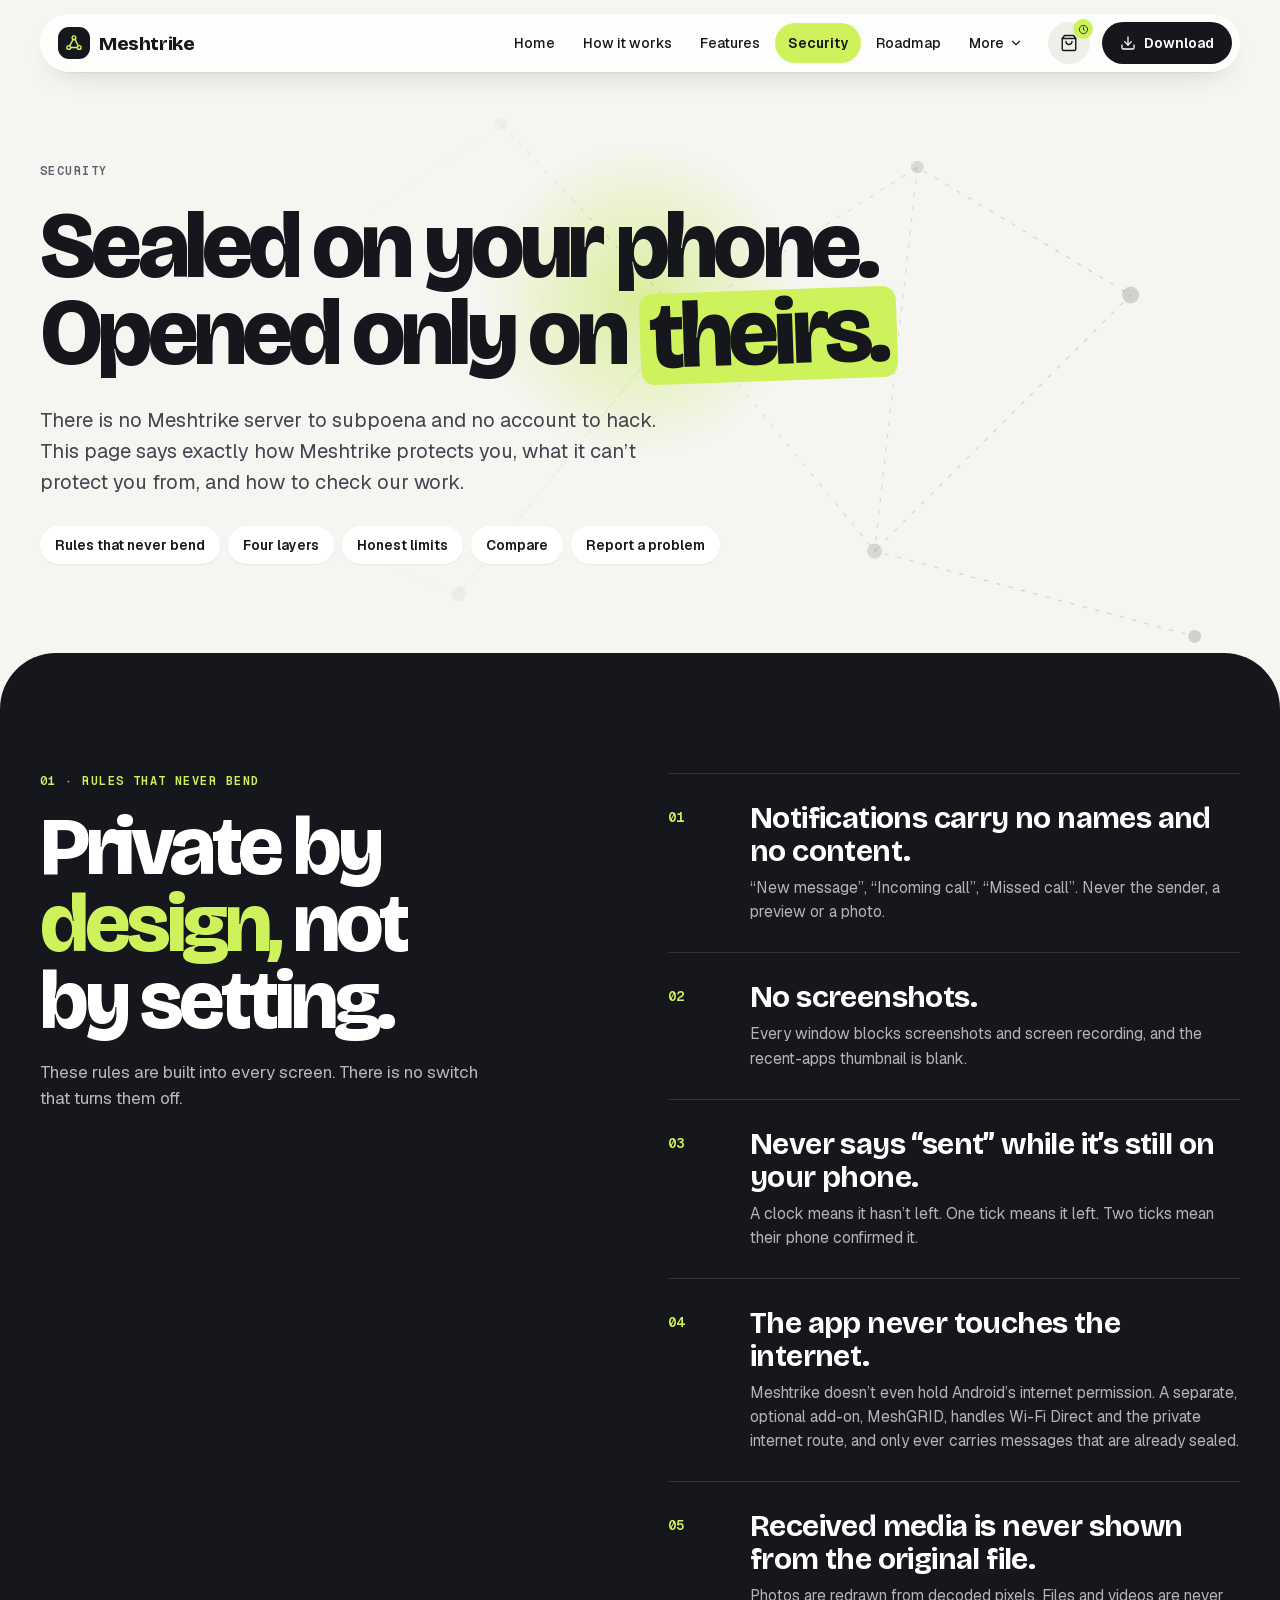
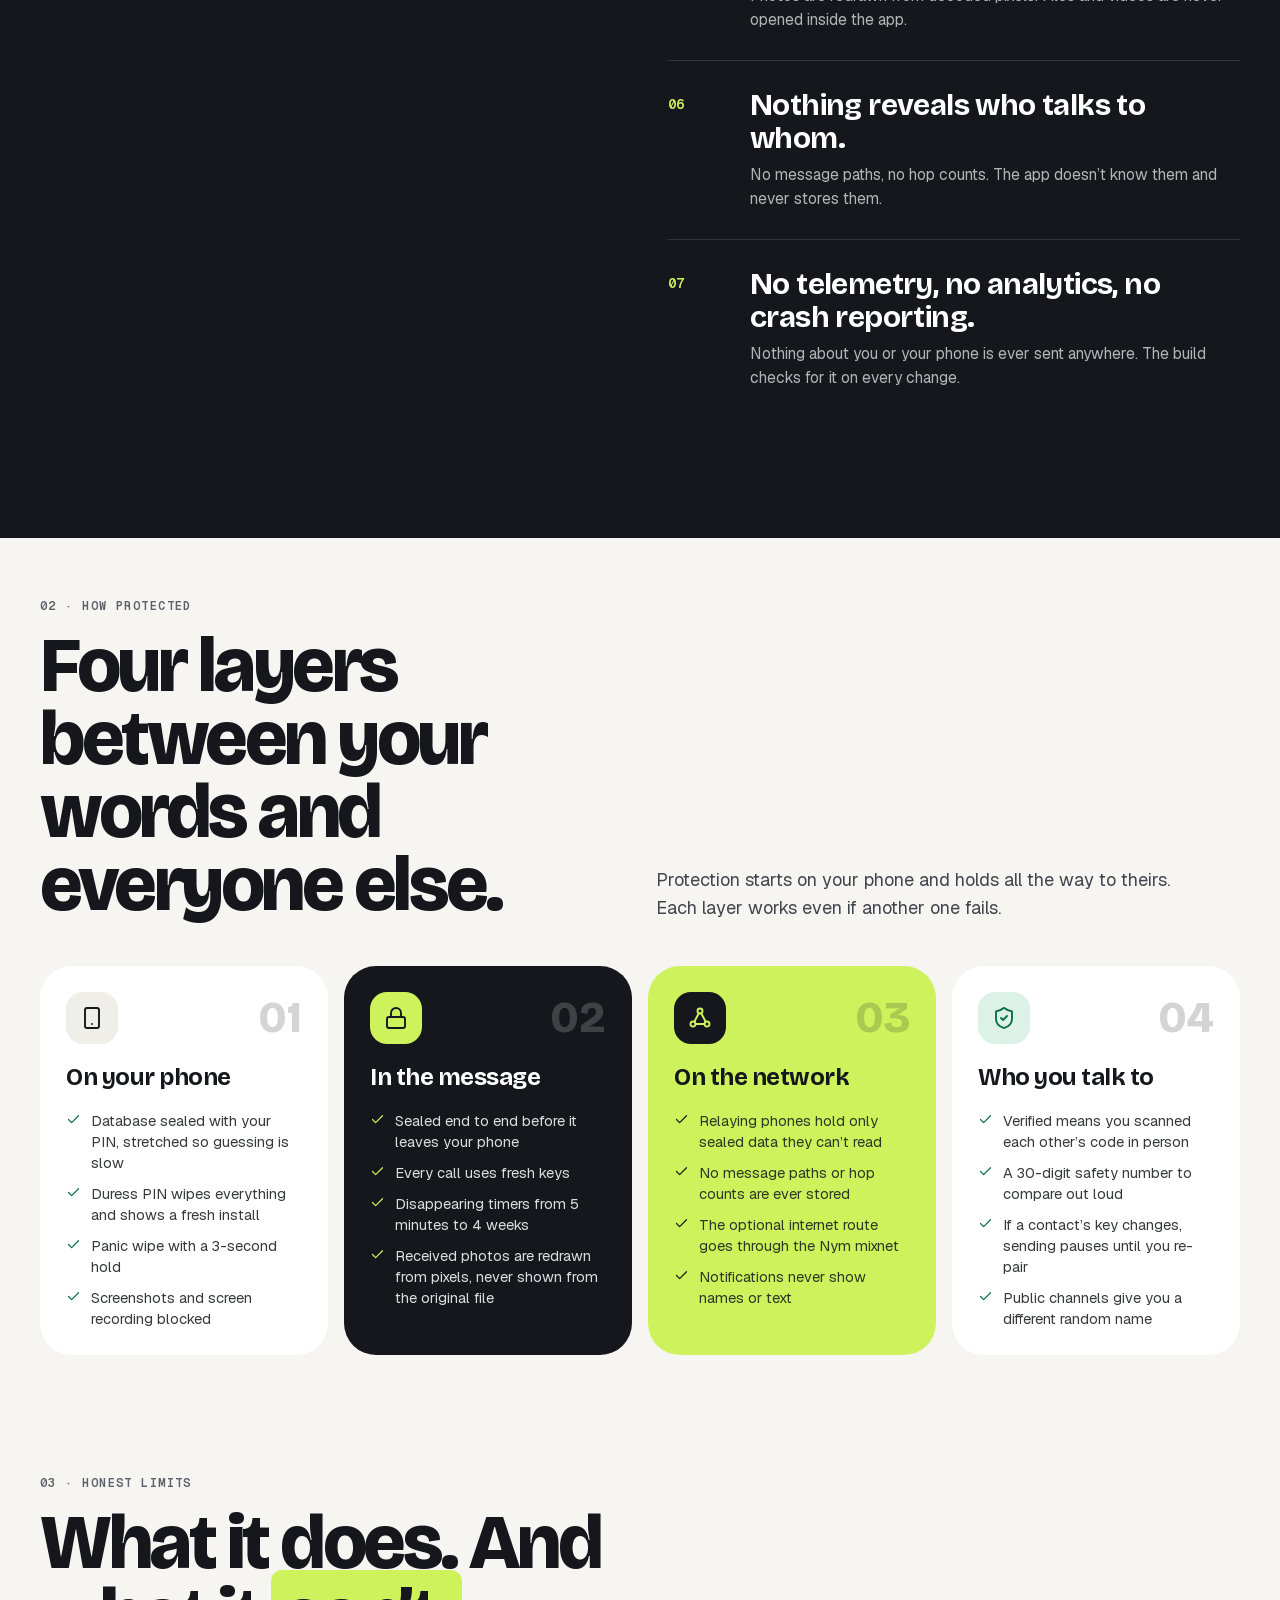
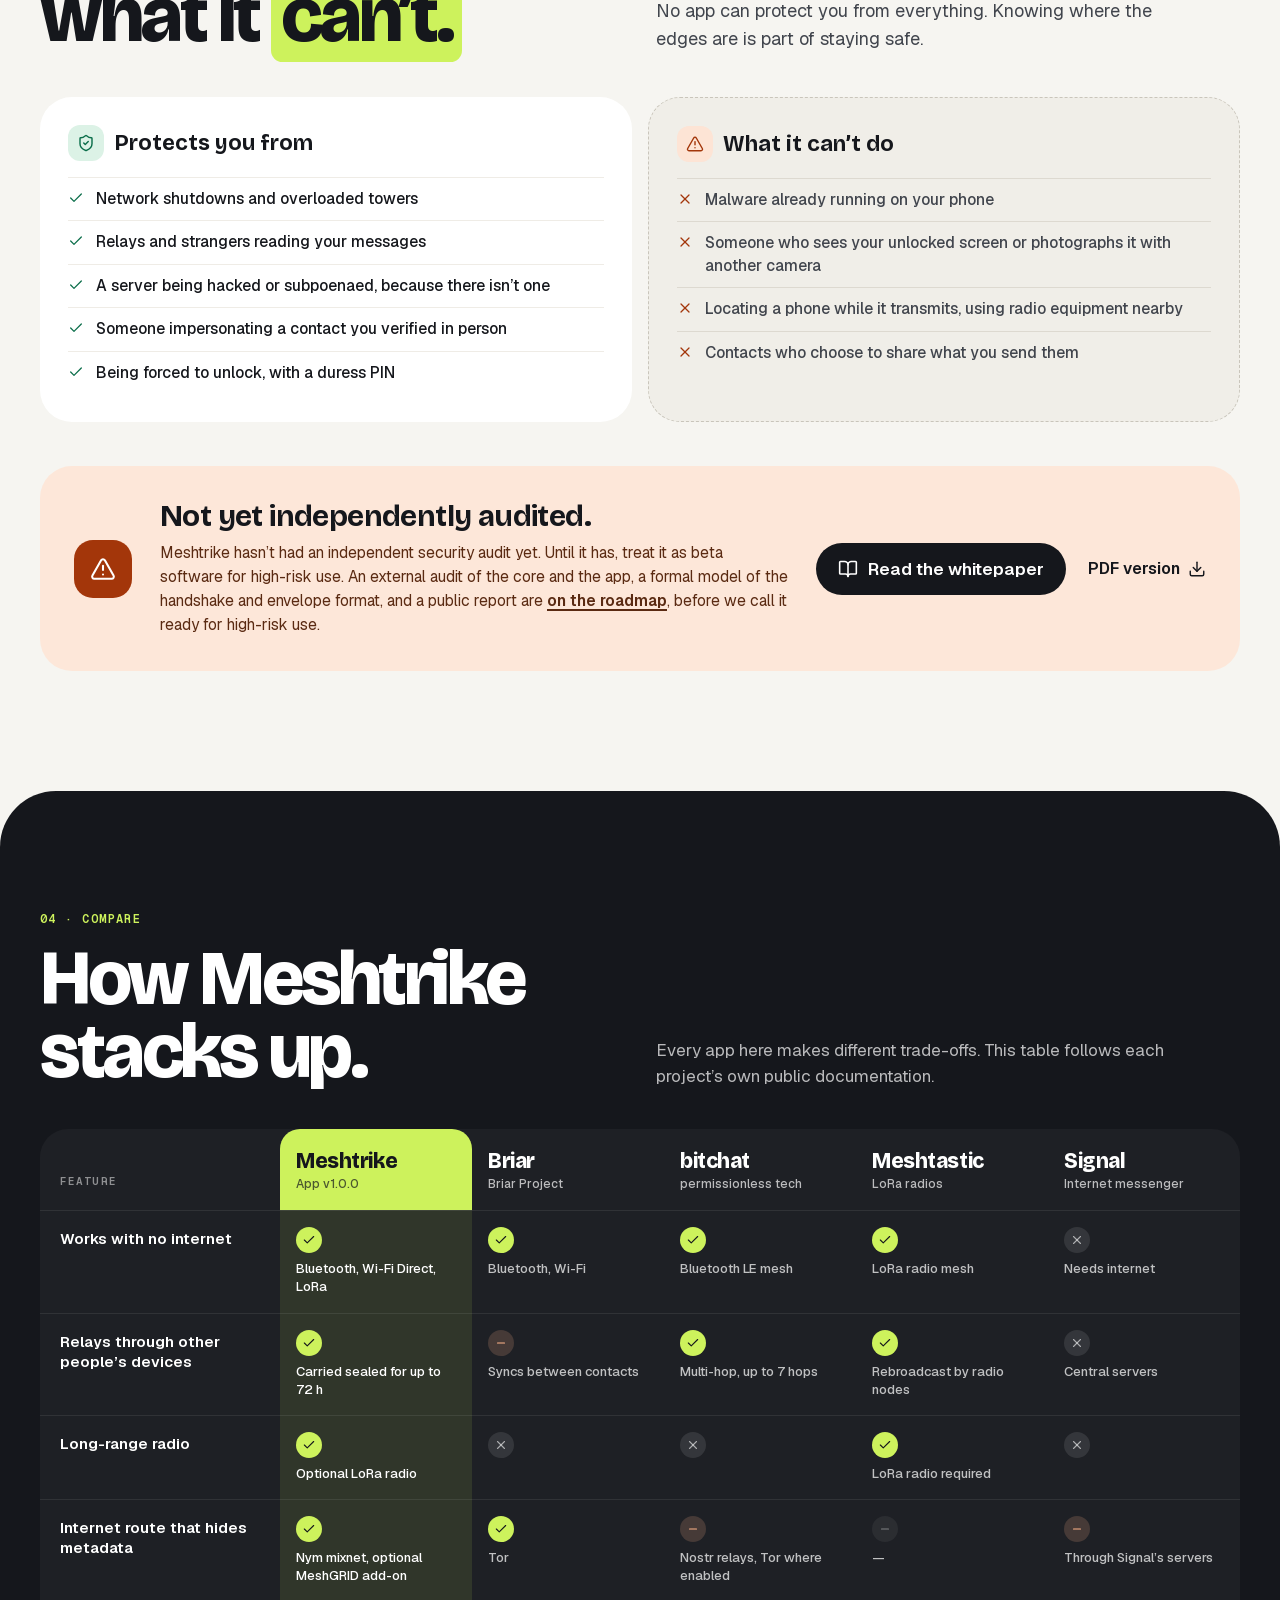
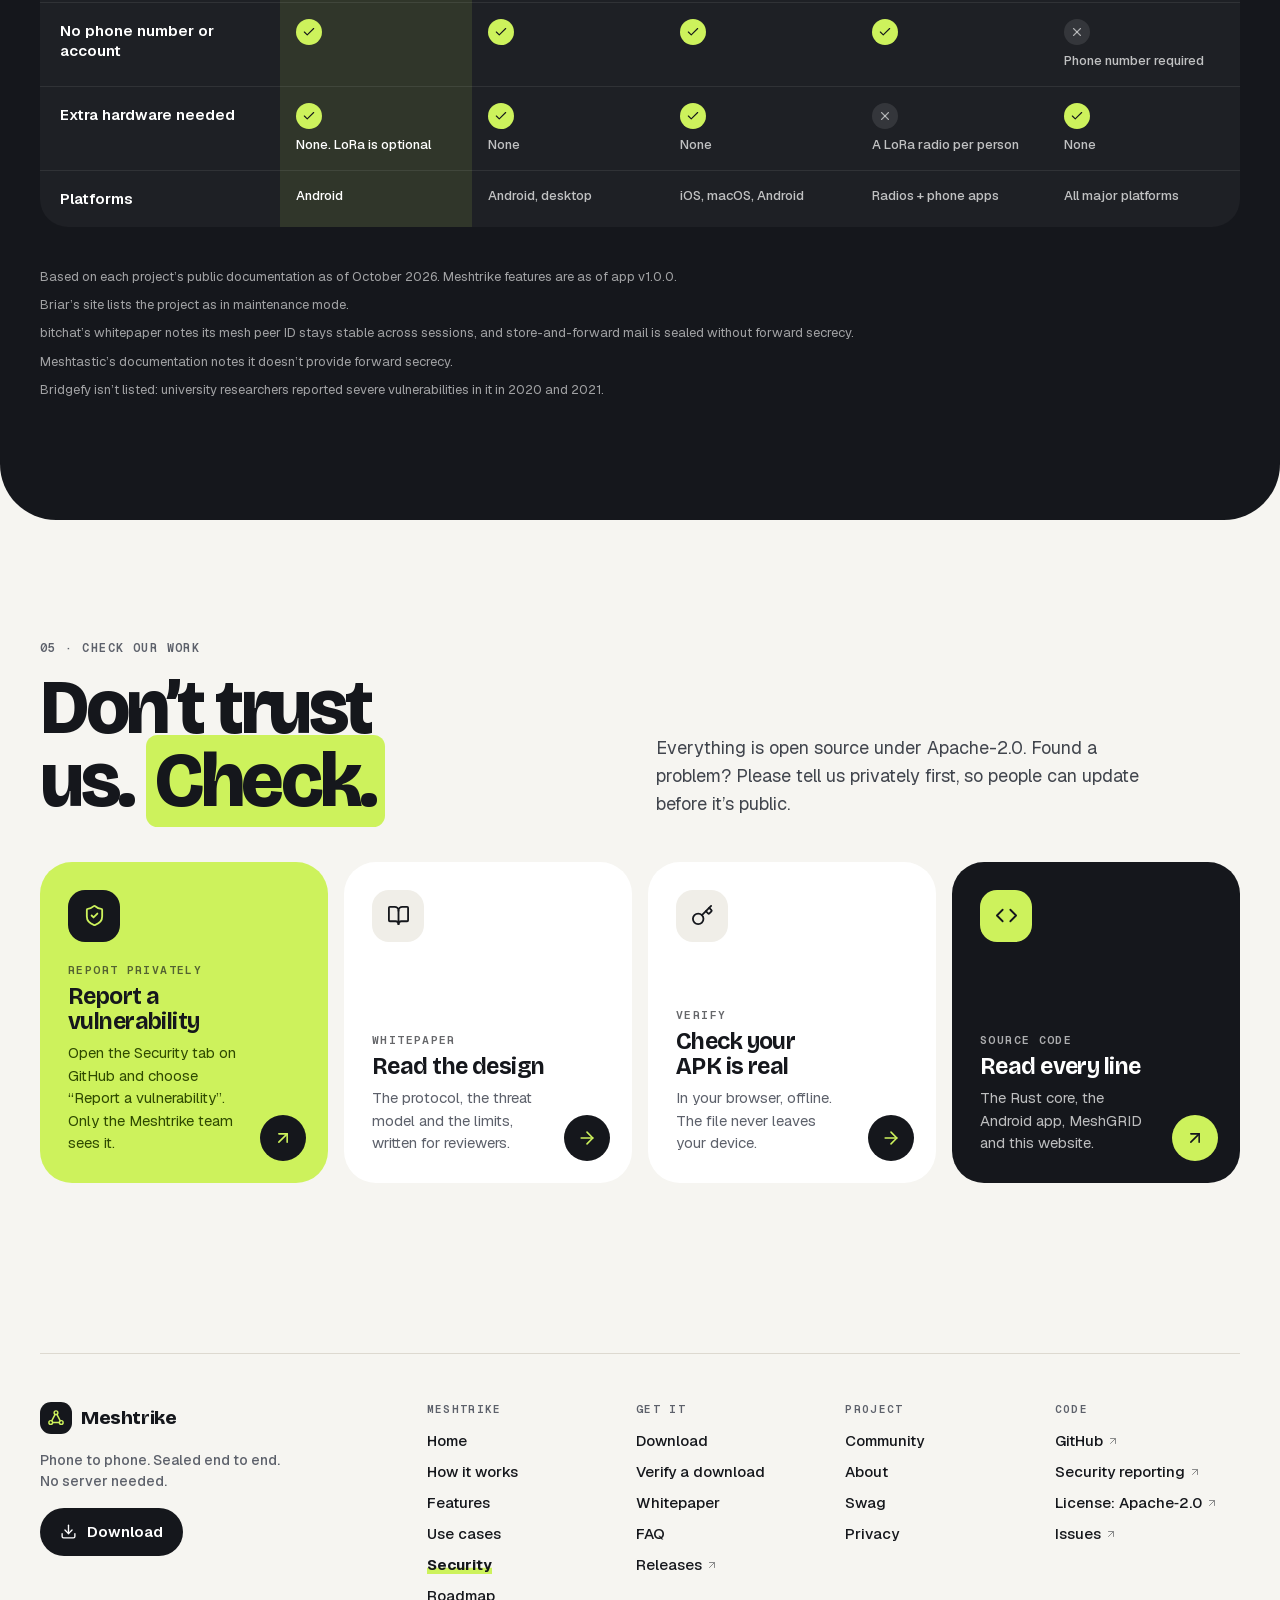
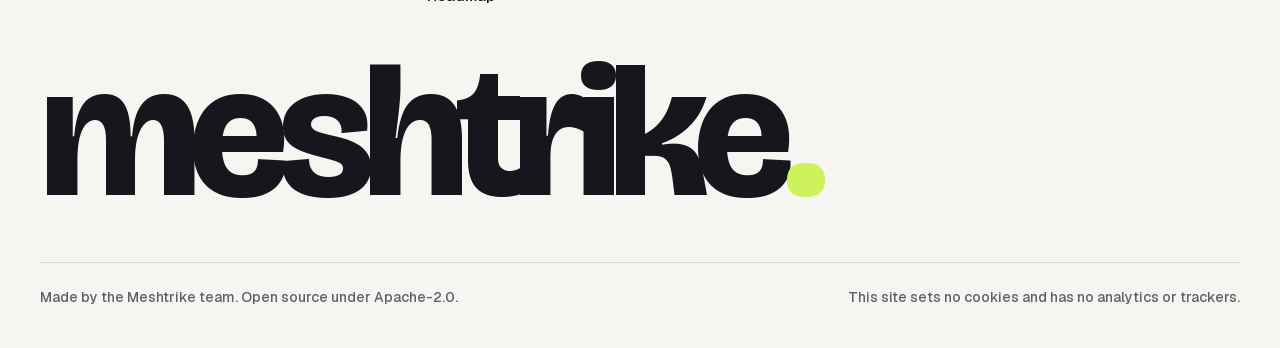
<file: security.html>
<!DOCTYPE html>
<html lang="en">
<head>
<meta charset="utf-8">
<meta name="viewport" content="width=device-width, initial-scale=1">
<title>Security · Meshtrike</title>
<meta name="description" content="How Meshtrike protects you: rules that never bend, four layers of protection, what it can’t do, how it compares with other messengers, and how to report a security problem.">
<link rel="canonical" href="https://meshtrike0.github.io/security.html">
<meta name="theme-color" content="#F6F5F1">
<meta name="referrer" content="no-referrer">
<!-- Everything is served from this folder: no analytics, no trackers, no third-party requests. -->
<meta http-equiv="Content-Security-Policy" content="default-src 'self'; img-src 'self' data:; style-src 'self' 'unsafe-inline'; script-src 'self'; font-src 'self'; connect-src 'none'; object-src 'none'; base-uri 'self'; form-action 'none'">
<meta property="og:title" content="Security · Meshtrike">
<meta property="og:description" content="How Meshtrike protects you: rules that never bend, four layers of protection, what it can’t do, how it compares with other messengers, and how to report a security problem.">
<meta property="og:type" content="website">
<meta property="og:url" content="https://meshtrike0.github.io/security.html">
<link rel="icon" href="favicon.svg" type="image/svg+xml">
<link rel="preload" href="fonts/bricolage-grotesque-latin.woff2" as="font" type="font/woff2" crossorigin>
<link rel="preload" href="fonts/geist-latin.woff2" as="font" type="font/woff2" crossorigin>
<link rel="stylesheet" href="css/fonts.css">
<link rel="stylesheet" href="css/style.css">
<script src="js/config.js"></script>
<script src="js/main.js" defer></script>
<noscript><style>.qa__a{grid-template-rows:1fr!important;visibility:visible!important}.panel[hidden]{display:flex!important}.tabs{display:none}</style></noscript>
</head>
<body class="pg-security">
<svg xmlns="http://www.w3.org/2000/svg" style="position:absolute;width:0;height:0;overflow:hidden" aria-hidden="true" focusable="false">
  <symbol id="i-mesh" viewBox="0 0 24 24"><circle cx="12" cy="5" r="2.5"/><circle cx="5" cy="18" r="2.5"/><circle cx="19" cy="18" r="2.5"/><path d="M10.8 7.2 6.3 15.8"/><path d="M13.2 7.2l4.5 8.6"/><path d="M7.5 18h9"/></symbol>
  <symbol id="i-download" viewBox="0 0 24 24"><path d="M12 15V3"/><path d="M21 15v4a2 2 0 0 1-2 2H5a2 2 0 0 1-2-2v-4"/><path d="m7 10 5 5 5-5"/></symbol>
  <symbol id="i-bag" viewBox="0 0 24 24"><path d="M6 2 3 6v14a2 2 0 0 0 2 2h14a2 2 0 0 0 2-2V6l-3-4Z"/><path d="M3 6h18"/><path d="M16 10a4 4 0 0 1-8 0"/></symbol>
  <symbol id="i-bt" viewBox="0 0 24 24"><path d="m7 7 10 10-5 5V2l5 5L7 17"/></symbol>
  <symbol id="i-clock" viewBox="0 0 24 24"><circle cx="12" cy="12" r="9"/><path d="M12 7v5l3 2"/></symbol>
  <symbol id="i-lock" viewBox="0 0 24 24"><rect x="3" y="11" width="18" height="11" rx="2"/><path d="M7 11V7a5 5 0 0 1 10 0v4"/></symbol>
  <symbol id="i-shieldOk" viewBox="0 0 24 24"><path d="M20 13c0 5-3.5 7.5-7.66 8.95a1 1 0 0 1-.67-.01C7.5 20.5 4 18 4 13V6a1 1 0 0 1 1-1c2 0 4.5-1.2 6.24-2.72a1.17 1.17 0 0 1 1.52 0C14.51 3.81 17 5 19 5a1 1 0 0 1 1 1z"/><path d="m9 12 2 2 4-4"/></symbol>
  <symbol id="i-check" viewBox="0 0 24 24"><path d="M20 6 9 17l-5-5"/></symbol>
  <symbol id="i-checks" viewBox="0 0 24 24"><path d="M18 6 7 17l-5-5"/><path d="m22 10-7.5 7.5L13 16"/></symbol>
  <symbol id="i-phone" viewBox="0 0 24 24"><rect x="5" y="2" width="14" height="20" rx="2"/><path d="M12 18h.01"/></symbol>
  <symbol id="i-x" viewBox="0 0 24 24"><path d="M18 6 6 18"/><path d="m6 6 12 12"/></symbol>
  <symbol id="i-minus" viewBox="0 0 24 24"><path d="M6 12h12"/></symbol>
  <symbol id="i-right" viewBox="0 0 24 24"><path d="m9 18 6-6-6-6"/></symbol>
  <symbol id="i-alert" viewBox="0 0 24 24"><path d="m21.73 18-8-14a2 2 0 0 0-3.48 0l-8 14A2 2 0 0 0 4 21h16a2 2 0 0 0 1.73-3"/><path d="M12 9v4"/><path d="M12 17h.01"/></symbol>
  <symbol id="i-users" viewBox="0 0 24 24"><path d="M16 21v-2a4 4 0 0 0-4-4H6a4 4 0 0 0-4 4v2"/><circle cx="9" cy="7" r="4"/><path d="M22 21v-2a4 4 0 0 0-3-3.87"/><path d="M16 3.13a4 4 0 0 1 0 7.75"/></symbol>
  <symbol id="i-down" viewBox="0 0 24 24"><path d="m6 9 6 6 6-6"/></symbol>
  <symbol id="i-menu" viewBox="0 0 24 24"><path d="M4 7h16"/><path d="M4 12h16"/><path d="M4 17h16"/></symbol>
  <symbol id="i-arrow" viewBox="0 0 24 24"><path d="M5 12h14"/><path d="m12 5 7 7-7 7"/></symbol>
  <symbol id="i-ext" viewBox="0 0 24 24"><path d="M7 7h10v10"/><path d="M7 17 17 7"/></symbol>
  <symbol id="i-key" viewBox="0 0 24 24"><path d="m15.5 7.5 2.3 2.3a1 1 0 0 0 1.4 0l2.1-2.1a1 1 0 0 0 0-1.4L19 4"/><path d="m21 2-9.6 9.6"/><circle cx="7.5" cy="15.5" r="5.5"/></symbol>
  <symbol id="i-code" viewBox="0 0 24 24"><path d="m16 18 6-6-6-6"/><path d="m8 6-6 6 6 6"/></symbol>
  <symbol id="i-book" viewBox="0 0 24 24"><path d="M12 7v14"/><path d="M3 18a1 1 0 0 1-1-1V4a1 1 0 0 1 1-1h5a4 4 0 0 1 4 4 4 4 0 0 1 4-4h5a1 1 0 0 1 1 1v13a1 1 0 0 1-1 1h-6a3 3 0 0 0-3 3 3 3 0 0 0-3-3z"/></symbol>
  <symbol id="i-info" viewBox="0 0 24 24"><circle cx="12" cy="12" r="10"/><path d="M12 16v-4"/><path d="M12 8h.01"/></symbol>
  <symbol id="i-help" viewBox="0 0 24 24"><circle cx="12" cy="12" r="10"/><path d="M9.09 9a3 3 0 0 1 5.83 1c0 2-3 3-3 3"/><path d="M12 17h.01"/></symbol>
  <symbol id="i-heart" viewBox="0 0 24 24"><path d="M19 14c1.49-1.46 3-3.21 3-5.5A5.5 5.5 0 0 0 16.5 3c-1.76 0-3 .5-4.5 2-1.5-1.5-2.74-2-4.5-2A5.5 5.5 0 0 0 2 8.5c0 2.3 1.5 4.05 3 5.5l7 7Z"/></symbol>
</svg>
<a class="skip" href="#main">Skip to content</a>
<div class="page">
<div class="blob" aria-hidden="true"></div>

<header class="hdr">
  <nav class="nav" aria-label="Main">
    <a class="logo" href="index.html"><span class="logo__mark"><svg class="i" aria-hidden="true" focusable="false"><use href="#i-mesh"/></svg></span>Meshtrike</a>
    <div class="nav__spacer"></div>
    <ul class="nav__links">
      <li><a href="index.html">Home</a></li>
      <li><a href="how-it-works.html">How it works</a></li>
      <li><a href="features.html">Features</a></li>
      <li><a href="security.html" aria-current="page">Security</a></li>
      <li><a href="roadmap.html">Roadmap</a></li>
      <li class="more" data-dd>
        <details>
          <summary class="more__btn">More<svg class="i more__chev" aria-hidden="true" focusable="false"><use href="#i-down"/></svg></summary>
          <ul class="more__menu">
          <li><a href="use-cases.html"><span class="more__ic"><svg class="i" aria-hidden="true" focusable="false"><use href="#i-users"/></svg></span><span class="more__txt"><span class="more__t">Use cases</span><span class="more__d">Festivals, protests, outages</span></span></a></li>
          <li><a href="faq.html"><span class="more__ic"><svg class="i" aria-hidden="true" focusable="false"><use href="#i-help"/></svg></span><span class="more__txt"><span class="more__t">FAQ</span><span class="more__d">Fair questions, straight answers</span></span></a></li>
          <li><a href="community.html"><span class="more__ic"><svg class="i" aria-hidden="true" focusable="false"><use href="#i-heart"/></svg></span><span class="more__txt"><span class="more__t">Community</span><span class="more__d">Test, translate, run a server</span></span></a></li>
          <li><a href="swag.html"><span class="more__ic"><svg class="i" aria-hidden="true" focusable="false"><use href="#i-bag"/></svg></span><span class="more__txt"><span class="more__t">Swag</span><span class="more__d">Wear the mesh · coming soon</span></span></a></li>
          <li><a href="about.html"><span class="more__ic"><svg class="i" aria-hidden="true" focusable="false"><use href="#i-info"/></svg></span><span class="more__txt"><span class="more__t">About</span><span class="more__d">Why Meshtrike exists</span></span></a></li>
          <li><a href="whitepaper.html"><span class="more__ic"><svg class="i" aria-hidden="true" focusable="false"><use href="#i-book"/></svg></span><span class="more__txt"><span class="more__t">Whitepaper</span><span class="more__d">The design, in depth</span></span></a></li>
          <li><a href="verify.html"><span class="more__ic"><svg class="i" aria-hidden="true" focusable="false"><use href="#i-shieldOk"/></svg></span><span class="more__txt"><span class="more__t">Verify</span><span class="more__d">Check that your APK is real</span></span></a></li>
          </ul>
        </details>
      </li>
    </ul>
    <a class="cart-btn" href="swag.html" aria-label="Swag shop: coming soon" aria-haspopup="dialog" data-open-soon><svg class="i" aria-hidden="true" focusable="false"><use href="#i-bag"/></svg><span class="cart-btn__soon" aria-hidden="true"><svg class="i" aria-hidden="true" focusable="false"><use href="#i-clock"/></svg></span></a>
    <a class="nav__dl" href="download.html"><svg class="i" aria-hidden="true" focusable="false"><use href="#i-download"/></svg><span>Download</span></a>
    <details class="menu" data-dd>
      <summary class="menu__btn" aria-label="Menu"><svg class="i menu__open" aria-hidden="true" focusable="false"><use href="#i-menu"/></svg><svg class="i menu__close" aria-hidden="true" focusable="false"><use href="#i-x"/></svg></summary>
      <div class="menu__panel">
        <ul class="menu__main">
          <li><a href="index.html">Home</a></li>
          <li><a href="how-it-works.html">How it works</a></li>
          <li><a href="features.html">Features</a></li>
          <li><a href="security.html" aria-current="page">Security</a></li>
          <li><a href="roadmap.html">Roadmap</a></li>
        </ul>
        <p class="menu__label">MORE</p>
        <ul class="menu__more">
          <li><a href="use-cases.html"><span class="menu__ic"><svg class="i" aria-hidden="true" focusable="false"><use href="#i-users"/></svg></span>Use cases</a></li>
          <li><a href="faq.html"><span class="menu__ic"><svg class="i" aria-hidden="true" focusable="false"><use href="#i-help"/></svg></span>FAQ</a></li>
          <li><a href="community.html"><span class="menu__ic"><svg class="i" aria-hidden="true" focusable="false"><use href="#i-heart"/></svg></span>Community</a></li>
          <li><a href="swag.html"><span class="menu__ic"><svg class="i" aria-hidden="true" focusable="false"><use href="#i-bag"/></svg></span>Swag</a></li>
          <li><a href="about.html"><span class="menu__ic"><svg class="i" aria-hidden="true" focusable="false"><use href="#i-info"/></svg></span>About</a></li>
          <li><a href="whitepaper.html"><span class="menu__ic"><svg class="i" aria-hidden="true" focusable="false"><use href="#i-book"/></svg></span>Whitepaper</a></li>
          <li><a href="verify.html"><span class="menu__ic"><svg class="i" aria-hidden="true" focusable="false"><use href="#i-shieldOk"/></svg></span>Verify</a></li>
        </ul>
        <a class="btn btn--ink menu__dl" href="download.html"><svg class="i" aria-hidden="true" focusable="false"><use href="#i-download"/></svg>Download Meshtrike</a>
      </div>
    </details>
  </nav>
</header>

<main id="main">
<section class="sec phead" aria-labelledby="page-title">
  <svg class="phead__bg" aria-hidden="true" viewBox="0 0 1200 700" preserveAspectRatio="xMidYMid slice">
    <g class="lines" fill="none" stroke="#15171C" stroke-opacity=".14" stroke-width="1.2" stroke-dasharray="4 8">
      <path d="M80 140 L260 260 L470 120 L640 300 L860 160 L1060 280"/>
      <path d="M260 260 L210 480 L430 560 L640 300 L820 520 L1060 280"/>
      <path d="M470 120 L640 300 L430 560"/>
      <path d="M860 160 L820 520 L1120 600"/>
      <path d="M80 140 L210 480"/>
    </g>
    <g fill="#15171C" fill-opacity=".16">
      <circle cx="80" cy="140" r="6"/><circle cx="260" cy="260" r="8"/><circle cx="470" cy="120" r="6"/><circle cx="640" cy="300" r="9"/><circle cx="860" cy="160" r="6"/><circle cx="1060" cy="280" r="8"/><circle cx="210" cy="480" r="6"/><circle cx="430" cy="560" r="7"/><circle cx="820" cy="520" r="7"/><circle cx="1120" cy="600" r="6"/>
    </g>
  </svg>
  <div class="wrap phead__inner">
    <p class="eyebrow phead__eye">SECURITY</p>
    <h1 class="h1p" id="page-title">Sealed on your phone. Opened only on <span class="tilted-hl">theirs.</span></h1>
    <p class="phead__lead">There is no Meshtrike server to subpoena and no account to hack. This page says exactly how Meshtrike protects you, what it can’t protect you from, and how to check our work.</p>
    <ul class="phead__jump" aria-label="On this page">
      <li><a href="#rules">Rules that never bend</a></li>
      <li><a href="#layers">Four layers</a></li>
      <li><a href="#limits">Honest limits</a></li>
      <li><a href="#compare">Compare</a></li>
      <li><a href="#report">Report a problem</a></li>
    </ul>
  </div>
</section>

<section id="rules" class="sec privacy dark" aria-labelledby="privacy-title">
  <div class="privacy__grid">
    <div class="privacy__head" data-reveal>
      <p class="eyebrow eyebrow--lime">01 · RULES THAT NEVER BEND</p>
      <h2 class="h2 h2--xl" id="privacy-title">Private by <span class="lime">design,</span> not by setting.</h2>
      <p class="privacy__lead">These rules are built into every screen. There is no switch that turns them off.</p>
    </div>
    <ol class="rules">
      <li data-reveal>
        <span class="rules__n" aria-hidden="true">01</span>
        <div><h3 class="rules__t">Notifications carry no names and no content.</h3><p class="rules__d">“New message”, “Incoming call”, “Missed call”. Never the sender, a preview or a photo.</p></div>
      </li>
      <li data-reveal>
        <span class="rules__n" aria-hidden="true">02</span>
        <div><h3 class="rules__t">No screenshots.</h3><p class="rules__d">Every window blocks screenshots and screen recording, and the recent-apps thumbnail is blank.</p></div>
      </li>
      <li data-reveal>
        <span class="rules__n" aria-hidden="true">03</span>
        <div><h3 class="rules__t">Never says “sent” while it’s still on your phone.</h3><p class="rules__d">A clock means it hasn’t left. One tick means it left. Two ticks mean their phone confirmed it.</p></div>
      </li>
      <li data-reveal>
        <span class="rules__n" aria-hidden="true">04</span>
        <div><h3 class="rules__t">The app never touches the internet.</h3><p class="rules__d">Meshtrike doesn’t even hold Android’s internet permission. A separate, optional add-on, MeshGRID, handles Wi-Fi Direct and the private internet route, and only ever carries messages that are already sealed.</p></div>
      </li>
      <li data-reveal>
        <span class="rules__n" aria-hidden="true">05</span>
        <div><h3 class="rules__t">Received media is never shown from the original file.</h3><p class="rules__d">Photos are redrawn from decoded pixels. Files and videos are never opened inside the app.</p></div>
      </li>
      <li data-reveal>
        <span class="rules__n" aria-hidden="true">06</span>
        <div><h3 class="rules__t">Nothing reveals who talks to whom.</h3><p class="rules__d">No message paths, no hop counts. The app doesn’t know them and never stores them.</p></div>
      </li>
      <li data-reveal>
        <span class="rules__n" aria-hidden="true">07</span>
        <div><h3 class="rules__t">No telemetry, no analytics, no crash reporting.</h3><p class="rules__d">Nothing about you or your phone is ever sent anywhere. The build checks for it on every change.</p></div>
      </li>
    </ol>
  </div>
</section>

<section id="layers" class="sec security" aria-labelledby="security-title">
  <div class="wrap stack security__inner">
    <div class="split" data-reveal>
      <div class="sec-head">
        <p class="eyebrow">02 · HOW PROTECTED</p>
        <h2 class="h2" id="security-title">Four layers between your words and everyone else.</h2>
      </div>
      <p class="lead">Protection starts on your phone and holds all the way to theirs. Each layer works even if another one fails.</p>
    </div>
    <div class="layers">
      <article class="layer l-white tilt" data-reveal data-tilt>
        <div class="layer__top"><span class="layer__ic"><svg class="i" aria-hidden="true" focusable="false"><use href="#i-phone"/></svg></span><span class="layer__n" aria-hidden="true">01</span></div>
        <h3 class="card__t">On your phone</h3>
        <ul>
          <li><svg class="i" aria-hidden="true" focusable="false"><use href="#i-check"/></svg><span>Database sealed with your PIN, stretched so guessing is slow</span></li>
          <li><svg class="i" aria-hidden="true" focusable="false"><use href="#i-check"/></svg><span>Duress PIN wipes everything and shows a fresh install</span></li>
          <li><svg class="i" aria-hidden="true" focusable="false"><use href="#i-check"/></svg><span>Panic wipe with a 3-second hold</span></li>
          <li><svg class="i" aria-hidden="true" focusable="false"><use href="#i-check"/></svg><span>Screenshots and screen recording blocked</span></li>
        </ul>
      </article>
      <article class="layer l-ink tilt" data-reveal data-tilt>
        <div class="layer__top"><span class="layer__ic"><svg class="i" aria-hidden="true" focusable="false"><use href="#i-lock"/></svg></span><span class="layer__n" aria-hidden="true">02</span></div>
        <h3 class="card__t">In the message</h3>
        <ul>
          <li><svg class="i" aria-hidden="true" focusable="false"><use href="#i-check"/></svg><span>Sealed end to end before it leaves your phone</span></li>
          <li><svg class="i" aria-hidden="true" focusable="false"><use href="#i-check"/></svg><span>Every call uses fresh keys</span></li>
          <li><svg class="i" aria-hidden="true" focusable="false"><use href="#i-check"/></svg><span>Disappearing timers from 5 minutes to 4 weeks</span></li>
          <li><svg class="i" aria-hidden="true" focusable="false"><use href="#i-check"/></svg><span>Received photos are redrawn from pixels, never shown from the original file</span></li>
        </ul>
      </article>
      <article class="layer l-lime tilt" data-reveal data-tilt>
        <div class="layer__top"><span class="layer__ic"><svg class="i" aria-hidden="true" focusable="false"><use href="#i-mesh"/></svg></span><span class="layer__n" aria-hidden="true">03</span></div>
        <h3 class="card__t">On the network</h3>
        <ul>
          <li><svg class="i" aria-hidden="true" focusable="false"><use href="#i-check"/></svg><span>Relaying phones hold only sealed data they can’t read</span></li>
          <li><svg class="i" aria-hidden="true" focusable="false"><use href="#i-check"/></svg><span>No message paths or hop counts are ever stored</span></li>
          <li><svg class="i" aria-hidden="true" focusable="false"><use href="#i-check"/></svg><span>The optional internet route goes through the Nym mixnet</span></li>
          <li><svg class="i" aria-hidden="true" focusable="false"><use href="#i-check"/></svg><span>Notifications never show names or text</span></li>
        </ul>
      </article>
      <article class="layer l-green tilt" data-reveal data-tilt>
        <div class="layer__top"><span class="layer__ic"><svg class="i" aria-hidden="true" focusable="false"><use href="#i-shieldOk"/></svg></span><span class="layer__n" aria-hidden="true">04</span></div>
        <h3 class="card__t">Who you talk to</h3>
        <ul>
          <li><svg class="i" aria-hidden="true" focusable="false"><use href="#i-check"/></svg><span>Verified means you scanned each other’s code in person</span></li>
          <li><svg class="i" aria-hidden="true" focusable="false"><use href="#i-check"/></svg><span>A 30-digit safety number to compare out loud</span></li>
          <li><svg class="i" aria-hidden="true" focusable="false"><use href="#i-check"/></svg><span>If a contact’s key changes, sending pauses until you re-pair</span></li>
          <li><svg class="i" aria-hidden="true" focusable="false"><use href="#i-check"/></svg><span>Public channels give you a different random name</span></li>
        </ul>
      </article>
    </div>
  </div>
</section>

<section id="limits" class="sec limits" aria-labelledby="limits-title">
  <div class="wrap stack limits__inner">
    <div class="split" data-reveal>
      <div class="sec-head">
        <p class="eyebrow">03 · HONEST LIMITS</p>
        <h2 class="h2" id="limits-title">What it does. And what it <span class="hl">can’t.</span></h2>
      </div>
      <p class="lead">No app can protect you from everything. Knowing where the edges are is part of staying safe.</p>
    </div>
    <div class="pl-grid" data-reveal>
      <div class="pl">
        <h3 class="pl__t"><span class="pl__ic"><svg class="i" aria-hidden="true" focusable="false"><use href="#i-shieldOk"/></svg></span>Protects you from</h3>
        <ul>
          <li><svg class="i" aria-hidden="true" focusable="false"><use href="#i-check"/></svg>Network shutdowns and overloaded towers</li>
          <li><svg class="i" aria-hidden="true" focusable="false"><use href="#i-check"/></svg>Relays and strangers reading your messages</li>
          <li><svg class="i" aria-hidden="true" focusable="false"><use href="#i-check"/></svg>A server being hacked or subpoenaed, because there isn’t one</li>
          <li><svg class="i" aria-hidden="true" focusable="false"><use href="#i-check"/></svg>Someone impersonating a contact you verified in person</li>
          <li><svg class="i" aria-hidden="true" focusable="false"><use href="#i-check"/></svg>Being forced to unlock, with a duress PIN</li>
        </ul>
      </div>
      <div class="pl pl--limits">
        <h3 class="pl__t"><span class="pl__ic"><svg class="i" aria-hidden="true" focusable="false"><use href="#i-alert"/></svg></span>What it can’t do</h3>
        <ul>
          <li><svg class="i" aria-hidden="true" focusable="false"><use href="#i-x"/></svg>Malware already running on your phone</li>
          <li><svg class="i" aria-hidden="true" focusable="false"><use href="#i-x"/></svg>Someone who sees your unlocked screen or photographs it with another camera</li>
          <li><svg class="i" aria-hidden="true" focusable="false"><use href="#i-x"/></svg>Locating a phone while it transmits, using radio equipment nearby</li>
          <li><svg class="i" aria-hidden="true" focusable="false"><use href="#i-x"/></svg>Contacts who choose to share what you send them</li>
        </ul>
      </div>
    </div>
    <div class="audit" data-reveal>
      <span class="audit__ic"><svg class="i" aria-hidden="true" focusable="false"><use href="#i-alert"/></svg></span>
      <div class="audit__txt">
        <h3 class="audit__t">Not yet independently audited.</h3>
        <p class="audit__d">Meshtrike hasn’t had an independent security audit yet. Until it has, treat it as beta software for high-risk use. An external audit of the core and the app, a formal model of the handshake and envelope format, and a public report are <a class="inl" href="roadmap.html#maps">on the roadmap</a>, before we call it ready for high-risk use.</p>
      </div>
      <div class="audit__go">
        <a class="btn btn--ink" href="whitepaper.html"><svg class="i" aria-hidden="true" focusable="false"><use href="#i-book"/></svg>Read the whitepaper</a>
        <a class="go" href="meshtrike-whitepaper.pdf">PDF version<svg class="i" aria-hidden="true" focusable="false"><use href="#i-download"/></svg></a>
      </div>
    </div>
  </div>
</section>

<section id="compare" class="sec compare dark" aria-labelledby="compare-title">
  <div class="wrap stack compare__inner">
    <div class="split" data-reveal>
      <div class="sec-head">
        <p class="eyebrow eyebrow--lime">04 · COMPARE</p>
        <h2 class="h2" id="compare-title">How Meshtrike stacks up.</h2>
      </div>
      <p class="compare__lead">Every app here makes different trade-offs. This table follows each project’s own public documentation.</p>
    </div>
    <div class="tbl-wrap" data-reveal role="region" aria-label="Comparison table, scrolls sideways" tabindex="0">
      <table class="tbl">
        <caption class="sr-only">Meshtrike compared with Briar, bitchat, Meshtastic and Signal</caption>
        <colgroup><col class="c-feat"><col><col><col><col><col></colgroup>
        <thead><tr>
          <th scope="col">FEATURE</th>
          <th scope="col" class="me"><span class="tbl__name">Meshtrike</span><span class="tbl__sub">App <span data-ver="app">v1.0.0</span></span></th>
          <th scope="col"><span class="tbl__name">Briar</span><span class="tbl__sub">Briar Project</span></th>
          <th scope="col"><span class="tbl__name">bitchat</span><span class="tbl__sub">permissionless tech</span></th>
          <th scope="col"><span class="tbl__name">Meshtastic</span><span class="tbl__sub">LoRa radios</span></th>
          <th scope="col"><span class="tbl__name">Signal</span><span class="tbl__sub">Internet messenger</span></th>
        </tr></thead>
        <tbody>
          <tr>
            <th scope="row">Works with no internet</th>
            <td class="me"><div class="cell"><span class="cell__ic cell__ic--y" role="img" aria-label="Yes"><svg class="i" aria-hidden="true" focusable="false"><use href="#i-check"/></svg></span><span class="cell__t">Bluetooth, Wi-Fi Direct, LoRa</span></div></td>
            <td><div class="cell"><span class="cell__ic cell__ic--y" role="img" aria-label="Yes"><svg class="i" aria-hidden="true" focusable="false"><use href="#i-check"/></svg></span><span class="cell__t">Bluetooth, Wi-Fi</span></div></td>
            <td><div class="cell"><span class="cell__ic cell__ic--y" role="img" aria-label="Yes"><svg class="i" aria-hidden="true" focusable="false"><use href="#i-check"/></svg></span><span class="cell__t">Bluetooth LE mesh</span></div></td>
            <td><div class="cell"><span class="cell__ic cell__ic--y" role="img" aria-label="Yes"><svg class="i" aria-hidden="true" focusable="false"><use href="#i-check"/></svg></span><span class="cell__t">LoRa radio mesh</span></div></td>
            <td><div class="cell"><span class="cell__ic cell__ic--n" role="img" aria-label="No"><svg class="i" aria-hidden="true" focusable="false"><use href="#i-x"/></svg></span><span class="cell__t">Needs internet</span></div></td>
          </tr>
          <tr>
            <th scope="row">Relays through other people’s devices</th>
            <td class="me"><div class="cell"><span class="cell__ic cell__ic--y" role="img" aria-label="Yes"><svg class="i" aria-hidden="true" focusable="false"><use href="#i-check"/></svg></span><span class="cell__t">Carried sealed for up to 72 h</span></div></td>
            <td><div class="cell"><span class="cell__ic cell__ic--p" role="img" aria-label="Partly"><svg class="i" aria-hidden="true" focusable="false"><use href="#i-minus"/></svg></span><span class="cell__t">Syncs between contacts</span></div></td>
            <td><div class="cell"><span class="cell__ic cell__ic--y" role="img" aria-label="Yes"><svg class="i" aria-hidden="true" focusable="false"><use href="#i-check"/></svg></span><span class="cell__t">Multi-hop, up to 7 hops</span></div></td>
            <td><div class="cell"><span class="cell__ic cell__ic--y" role="img" aria-label="Yes"><svg class="i" aria-hidden="true" focusable="false"><use href="#i-check"/></svg></span><span class="cell__t">Rebroadcast by radio nodes</span></div></td>
            <td><div class="cell"><span class="cell__ic cell__ic--n" role="img" aria-label="No"><svg class="i" aria-hidden="true" focusable="false"><use href="#i-x"/></svg></span><span class="cell__t">Central servers</span></div></td>
          </tr>
          <tr>
            <th scope="row">Long-range radio</th>
            <td class="me"><div class="cell"><span class="cell__ic cell__ic--y" role="img" aria-label="Yes"><svg class="i" aria-hidden="true" focusable="false"><use href="#i-check"/></svg></span><span class="cell__t">Optional LoRa radio</span></div></td>
            <td><div class="cell"><span class="cell__ic cell__ic--n" role="img" aria-label="No"><svg class="i" aria-hidden="true" focusable="false"><use href="#i-x"/></svg></span></div></td>
            <td><div class="cell"><span class="cell__ic cell__ic--n" role="img" aria-label="No"><svg class="i" aria-hidden="true" focusable="false"><use href="#i-x"/></svg></span></div></td>
            <td><div class="cell"><span class="cell__ic cell__ic--y" role="img" aria-label="Yes"><svg class="i" aria-hidden="true" focusable="false"><use href="#i-check"/></svg></span><span class="cell__t">LoRa radio required</span></div></td>
            <td><div class="cell"><span class="cell__ic cell__ic--n" role="img" aria-label="No"><svg class="i" aria-hidden="true" focusable="false"><use href="#i-x"/></svg></span></div></td>
          </tr>
          <tr>
            <th scope="row">Internet route that hides metadata</th>
            <td class="me"><div class="cell"><span class="cell__ic cell__ic--y" role="img" aria-label="Yes"><svg class="i" aria-hidden="true" focusable="false"><use href="#i-check"/></svg></span><span class="cell__t">Nym mixnet, optional MeshGRID add-on</span></div></td>
            <td><div class="cell"><span class="cell__ic cell__ic--y" role="img" aria-label="Yes"><svg class="i" aria-hidden="true" focusable="false"><use href="#i-check"/></svg></span><span class="cell__t">Tor</span></div></td>
            <td><div class="cell"><span class="cell__ic cell__ic--p" role="img" aria-label="Partly"><svg class="i" aria-hidden="true" focusable="false"><use href="#i-minus"/></svg></span><span class="cell__t">Nostr relays, Tor where enabled</span></div></td>
            <td><div class="cell"><span class="cell__ic cell__ic--d" role="img" aria-label="Not documented"><svg class="i" aria-hidden="true" focusable="false"><use href="#i-minus"/></svg></span><span class="cell__t">—</span></div></td>
            <td><div class="cell"><span class="cell__ic cell__ic--p" role="img" aria-label="Partly"><svg class="i" aria-hidden="true" focusable="false"><use href="#i-minus"/></svg></span><span class="cell__t">Through Signal’s servers</span></div></td>
          </tr>
          <tr>
            <th scope="row">No phone number or account</th>
            <td class="me"><div class="cell"><span class="cell__ic cell__ic--y" role="img" aria-label="Yes"><svg class="i" aria-hidden="true" focusable="false"><use href="#i-check"/></svg></span></div></td>
            <td><div class="cell"><span class="cell__ic cell__ic--y" role="img" aria-label="Yes"><svg class="i" aria-hidden="true" focusable="false"><use href="#i-check"/></svg></span></div></td>
            <td><div class="cell"><span class="cell__ic cell__ic--y" role="img" aria-label="Yes"><svg class="i" aria-hidden="true" focusable="false"><use href="#i-check"/></svg></span></div></td>
            <td><div class="cell"><span class="cell__ic cell__ic--y" role="img" aria-label="Yes"><svg class="i" aria-hidden="true" focusable="false"><use href="#i-check"/></svg></span></div></td>
            <td><div class="cell"><span class="cell__ic cell__ic--n" role="img" aria-label="No"><svg class="i" aria-hidden="true" focusable="false"><use href="#i-x"/></svg></span><span class="cell__t">Phone number required</span></div></td>
          </tr>
          <tr>
            <th scope="row">Extra hardware needed</th>
            <td class="me"><div class="cell"><span class="cell__ic cell__ic--y" role="img" aria-label="Yes"><svg class="i" aria-hidden="true" focusable="false"><use href="#i-check"/></svg></span><span class="cell__t">None. LoRa is optional</span></div></td>
            <td><div class="cell"><span class="cell__ic cell__ic--y" role="img" aria-label="Yes"><svg class="i" aria-hidden="true" focusable="false"><use href="#i-check"/></svg></span><span class="cell__t">None</span></div></td>
            <td><div class="cell"><span class="cell__ic cell__ic--y" role="img" aria-label="Yes"><svg class="i" aria-hidden="true" focusable="false"><use href="#i-check"/></svg></span><span class="cell__t">None</span></div></td>
            <td><div class="cell"><span class="cell__ic cell__ic--n" role="img" aria-label="No"><svg class="i" aria-hidden="true" focusable="false"><use href="#i-x"/></svg></span><span class="cell__t">A LoRa radio per person</span></div></td>
            <td><div class="cell"><span class="cell__ic cell__ic--y" role="img" aria-label="Yes"><svg class="i" aria-hidden="true" focusable="false"><use href="#i-check"/></svg></span><span class="cell__t">None</span></div></td>
          </tr>
          <tr>
            <th scope="row">Platforms</th>
            <td class="me"><div class="cell"><span class="cell__t">Android</span></div></td>
            <td><div class="cell"><span class="cell__t">Android, desktop</span></div></td>
            <td><div class="cell"><span class="cell__t">iOS, macOS, Android</span></div></td>
            <td><div class="cell"><span class="cell__t">Radios + phone apps</span></div></td>
            <td><div class="cell"><span class="cell__t">All major platforms</span></div></td>
          </tr>
        </tbody>
      </table>
    </div>
    <ul class="notes" data-reveal>
      <li>Based on each project’s public documentation as of October 2026. Meshtrike features are as of app <span data-ver="app">v1.0.0</span>.</li>
      <li>Briar’s site lists the project as in maintenance mode.</li>
      <li>bitchat’s whitepaper notes its mesh peer ID stays stable across sessions, and store-and-forward mail is sealed without forward secrecy.</li>
      <li>Meshtastic’s documentation notes it doesn’t provide forward secrecy.</li>
      <li>Bridgefy isn’t listed: university researchers reported severe vulnerabilities in it in 2020 and 2021.</li>
    </ul>
  </div>
</section>

<section id="report" class="sec report" aria-labelledby="report-title">
  <div class="wrap stack report__inner">
    <div class="split" data-reveal>
      <div class="sec-head">
        <p class="eyebrow">05 · CHECK OUR WORK</p>
        <h2 class="h2" id="report-title">Don’t trust us. <span class="hl">Check.</span></h2>
      </div>
      <p class="lead">Everything is open source under Apache-2.0. Found a problem? Please tell us privately first, so people can update before it’s public.</p>
    </div>
    <ul class="lgrid">
      <li data-reveal><a class="lcard lcard--sm lcard--lime tilt" href="https://github.com/meshtrike0/meshtrike/security" rel="noopener" data-tilt><span class="lcard__ic"><svg class="i" aria-hidden="true" focusable="false"><use href="#i-shieldOk"/></svg></span><span class="lcard__txt"><span class="lcard__eye">REPORT PRIVATELY</span><span class="lcard__t">Report a vulnerability</span><span class="lcard__d">Open the Security tab on GitHub and choose “Report a vulnerability”. Only the Meshtrike team sees it.</span></span><span class="lcard__go"><svg class="i" aria-hidden="true" focusable="false"><use href="#i-ext"/></svg></span></a></li>
      <li data-reveal><a class="lcard lcard--sm tilt" href="whitepaper.html" data-tilt><span class="lcard__ic"><svg class="i" aria-hidden="true" focusable="false"><use href="#i-book"/></svg></span><span class="lcard__txt"><span class="lcard__eye">WHITEPAPER</span><span class="lcard__t">Read the design</span><span class="lcard__d">The protocol, the threat model and the limits, written for reviewers.</span></span><span class="lcard__go"><svg class="i" aria-hidden="true" focusable="false"><use href="#i-arrow"/></svg></span></a></li>
      <li data-reveal><a class="lcard lcard--sm tilt" href="verify.html" data-tilt><span class="lcard__ic"><svg class="i" aria-hidden="true" focusable="false"><use href="#i-key"/></svg></span><span class="lcard__txt"><span class="lcard__eye">VERIFY</span><span class="lcard__t">Check your APK is real</span><span class="lcard__d">In your browser, offline. The file never leaves your device.</span></span><span class="lcard__go"><svg class="i" aria-hidden="true" focusable="false"><use href="#i-arrow"/></svg></span></a></li>
      <li data-reveal><a class="lcard lcard--sm lcard--ink dark tilt" href="https://github.com/meshtrike0/meshtrike" rel="noopener" data-tilt><span class="lcard__ic"><svg class="i" aria-hidden="true" focusable="false"><use href="#i-code"/></svg></span><span class="lcard__txt"><span class="lcard__eye">SOURCE CODE</span><span class="lcard__t">Read every line</span><span class="lcard__d">The Rust core, the Android app, MeshGRID and this website.</span></span><span class="lcard__go"><svg class="i" aria-hidden="true" focusable="false"><use href="#i-ext"/></svg></span></a></li>
    </ul>
  </div>
</section>
</main>

<footer class="sec foot">
  <div class="wrap stack foot__inner">
    <div class="foot__top">
      <div class="foot__brand">
        <a class="logo" href="index.html"><span class="logo__mark"><svg class="i" aria-hidden="true" focusable="false"><use href="#i-mesh"/></svg></span>Meshtrike</a>
        <p class="foot__tag">Phone to phone. Sealed end to end. No server needed.</p>
        <a class="btn btn--ink foot__dl" href="download.html"><svg class="i" aria-hidden="true" focusable="false"><use href="#i-download"/></svg>Download</a>
      </div>
      <nav class="foot__nav" aria-label="Footer">
        <div class="foot__col"><h2 class="foot__h">Meshtrike</h2><ul class="foot__links"><li><a href="index.html">Home</a></li><li><a href="how-it-works.html">How it works</a></li><li><a href="features.html">Features</a></li><li><a href="use-cases.html">Use cases</a></li><li><a href="security.html" aria-current="page">Security</a></li><li><a href="roadmap.html">Roadmap</a></li></ul></div>
        <div class="foot__col"><h2 class="foot__h">Get it</h2><ul class="foot__links"><li><a href="download.html">Download</a></li><li><a href="verify.html">Verify a download</a></li><li><a href="whitepaper.html">Whitepaper</a></li><li><a href="faq.html">FAQ</a></li><li><a href="https://github.com/meshtrike0/meshtrike/releases" rel="noopener"><span class="nowrap">Releases<svg class="i foot__ext" aria-hidden="true" focusable="false"><use href="#i-ext"/></svg></span></a></li></ul></div>
        <div class="foot__col"><h2 class="foot__h">Project</h2><ul class="foot__links"><li><a href="community.html">Community</a></li><li><a href="about.html">About</a></li><li><a href="swag.html">Swag</a></li><li><a href="privacy.html">Privacy</a></li></ul></div>
        <div class="foot__col"><h2 class="foot__h">Code</h2><ul class="foot__links"><li><a href="https://github.com/meshtrike0/meshtrike" rel="noopener"><span class="nowrap">GitHub<svg class="i foot__ext" aria-hidden="true" focusable="false"><use href="#i-ext"/></svg></span></a></li><li><a href="https://github.com/meshtrike0/meshtrike/security" rel="noopener">Security <span class="nowrap">reporting<svg class="i foot__ext" aria-hidden="true" focusable="false"><use href="#i-ext"/></svg></span></a></li><li><a href="https://github.com/meshtrike0/meshtrike/blob/HEAD/LICENSE" rel="noopener">License: <span class="nowrap">Apache&#8209;2.0<svg class="i foot__ext" aria-hidden="true" focusable="false"><use href="#i-ext"/></svg></span></a></li><li><a href="https://github.com/meshtrike0/meshtrike/issues" rel="noopener"><span class="nowrap">Issues<svg class="i foot__ext" aria-hidden="true" focusable="false"><use href="#i-ext"/></svg></span></a></li></ul></div>
      </nav>
    </div>
    <p class="wordmark" aria-hidden="true">meshtrike<span class="lime">.</span></p>
    <div class="foot__row">
      <p class="foot__tag">Made by the Meshtrike team. Open source under Apache-2.0.</p>
      <p class="foot__tag">This site sets no cookies and has no analytics or trackers.</p>
    </div>
  </div>
</footer>

<div class="drawer drawer--soon" id="shop-soon">
  <div class="drawer__scrim" data-close-soon></div>
  <aside class="drawer__panel" role="dialog" aria-modal="true" aria-labelledby="soon-title" aria-describedby="soon-desc">
    <div class="drawer__hd"><h2 class="drawer__t" id="soon-title">Merch is coming soon</h2><button class="icon-btn" type="button" aria-label="Close" data-close-soon><svg class="i" aria-hidden="true" focusable="false"><use href="#i-x"/></svg></button></div>
    <div class="soon-msg">
      <span class="empty__ic"><svg class="i" aria-hidden="true" focusable="false"><use href="#i-bag"/></svg></span>
      <p class="soon-msg__d" id="soon-desc">The Meshtrike shop isn’t open yet, so there’s no bag or checkout. You can preview the first drop on the swag page.</p>
      <a class="btn btn--ink soon-msg__go" href="swag.html#swag" data-soon-go>Preview the swag<svg class="i" aria-hidden="true" focusable="false"><use href="#i-right"/></svg></a>
    </div>
  </aside>
</div>

<div class="toast" role="status" aria-live="polite"></div>
<div class="sr-only" aria-live="polite" data-sr></div>
</div>
</body>
</html>
</file>
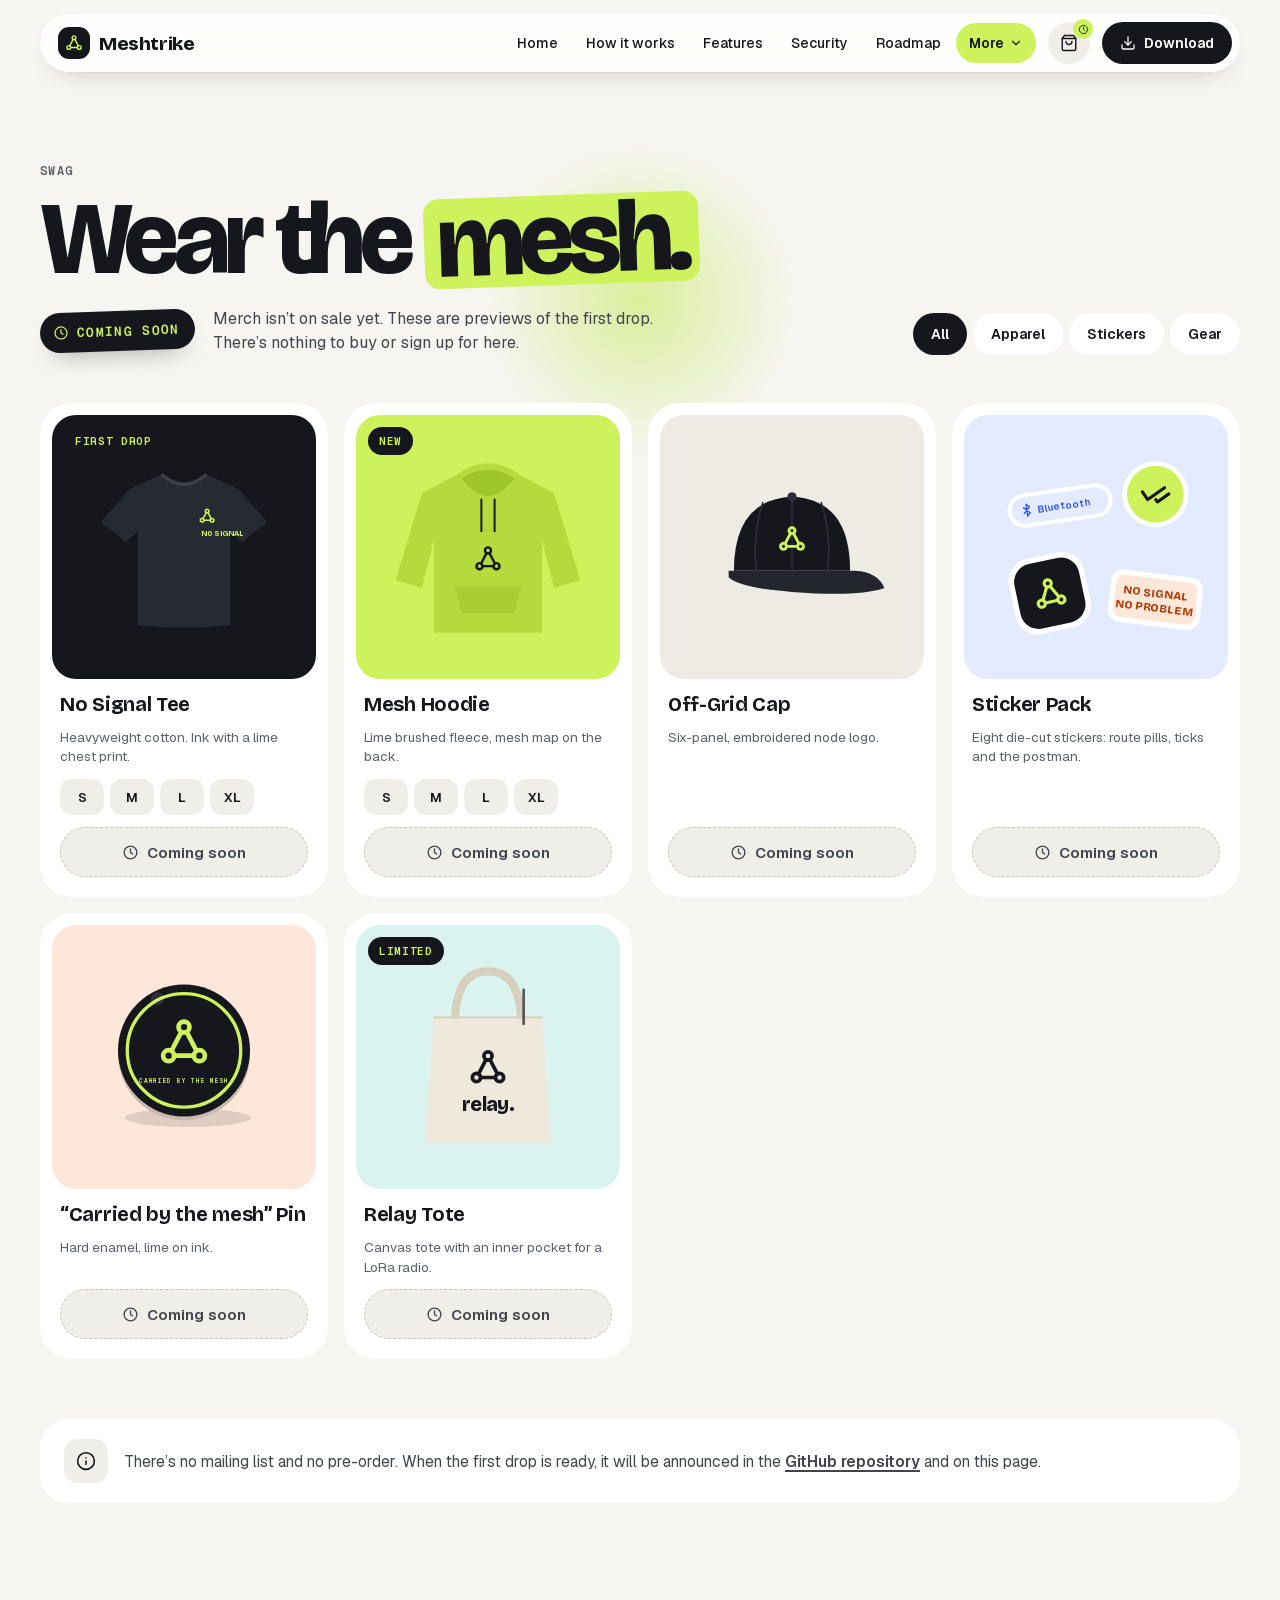
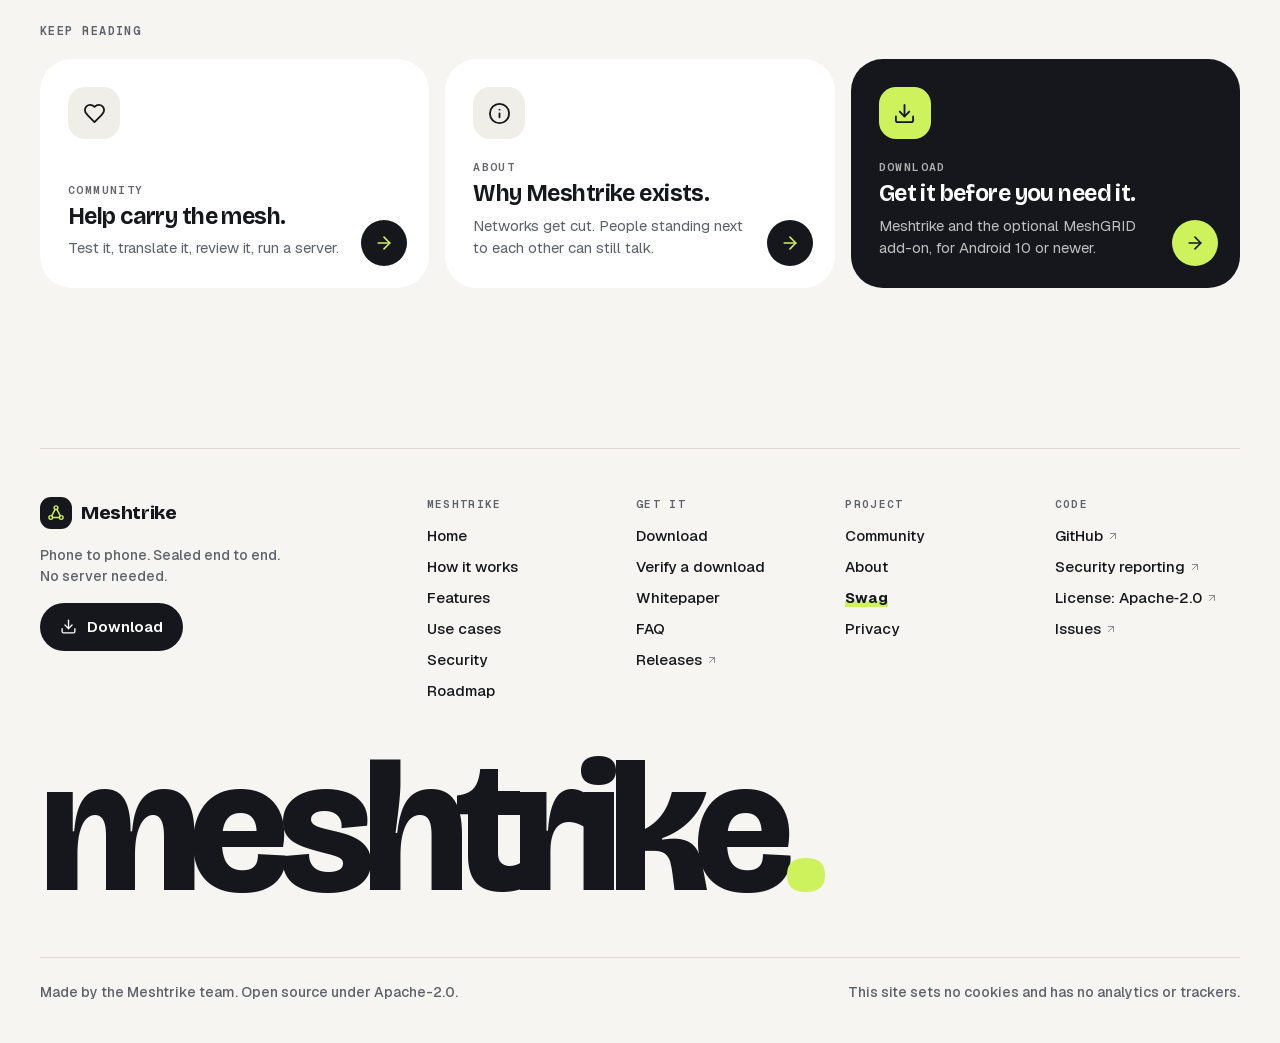
<file: swag.html>
<!DOCTYPE html>
<html lang="en">
<head>
<meta charset="utf-8">
<meta name="viewport" content="width=device-width, initial-scale=1">
<title>Swag · Meshtrike</title>
<meta name="description" content="Wear the mesh. Previews of the first Meshtrike merch drop: tees, hoodies, caps, stickers, pins and totes. Coming soon.">
<link rel="canonical" href="https://meshtrike0.github.io/swag.html">
<meta name="theme-color" content="#F6F5F1">
<meta name="referrer" content="no-referrer">
<!-- Everything is served from this folder: no analytics, no trackers, no third-party requests. -->
<meta http-equiv="Content-Security-Policy" content="default-src 'self'; img-src 'self' data:; style-src 'self' 'unsafe-inline'; script-src 'self'; font-src 'self'; connect-src 'none'; object-src 'none'; base-uri 'self'; form-action 'none'">
<meta property="og:title" content="Swag · Meshtrike">
<meta property="og:description" content="Wear the mesh. Previews of the first Meshtrike merch drop: tees, hoodies, caps, stickers, pins and totes. Coming soon.">
<meta property="og:type" content="website">
<meta property="og:url" content="https://meshtrike0.github.io/swag.html">
<link rel="icon" href="favicon.svg" type="image/svg+xml">
<link rel="preload" href="fonts/bricolage-grotesque-latin.woff2" as="font" type="font/woff2" crossorigin>
<link rel="preload" href="fonts/geist-latin.woff2" as="font" type="font/woff2" crossorigin>
<link rel="stylesheet" href="css/fonts.css">
<link rel="stylesheet" href="css/style.css">
<script src="js/config.js"></script>
<script src="js/main.js" defer></script>
<noscript><style>.qa__a{grid-template-rows:1fr!important;visibility:visible!important}.panel[hidden]{display:flex!important}.tabs{display:none}</style></noscript>
</head>
<body class="pg-swag">
<svg xmlns="http://www.w3.org/2000/svg" style="position:absolute;width:0;height:0;overflow:hidden" aria-hidden="true" focusable="false">
  <symbol id="i-mesh" viewBox="0 0 24 24"><circle cx="12" cy="5" r="2.5"/><circle cx="5" cy="18" r="2.5"/><circle cx="19" cy="18" r="2.5"/><path d="M10.8 7.2 6.3 15.8"/><path d="M13.2 7.2l4.5 8.6"/><path d="M7.5 18h9"/></symbol>
  <symbol id="i-download" viewBox="0 0 24 24"><path d="M12 15V3"/><path d="M21 15v4a2 2 0 0 1-2 2H5a2 2 0 0 1-2-2v-4"/><path d="m7 10 5 5 5-5"/></symbol>
  <symbol id="i-bag" viewBox="0 0 24 24"><path d="M6 2 3 6v14a2 2 0 0 0 2 2h14a2 2 0 0 0 2-2V6l-3-4Z"/><path d="M3 6h18"/><path d="M16 10a4 4 0 0 1-8 0"/></symbol>
  <symbol id="i-bt" viewBox="0 0 24 24"><path d="m7 7 10 10-5 5V2l5 5L7 17"/></symbol>
  <symbol id="i-clock" viewBox="0 0 24 24"><circle cx="12" cy="12" r="9"/><path d="M12 7v5l3 2"/></symbol>
  <symbol id="i-shieldOk" viewBox="0 0 24 24"><path d="M20 13c0 5-3.5 7.5-7.66 8.95a1 1 0 0 1-.67-.01C7.5 20.5 4 18 4 13V6a1 1 0 0 1 1-1c2 0 4.5-1.2 6.24-2.72a1.17 1.17 0 0 1 1.52 0C14.51 3.81 17 5 19 5a1 1 0 0 1 1 1z"/><path d="m9 12 2 2 4-4"/></symbol>
  <symbol id="i-check" viewBox="0 0 24 24"><path d="M20 6 9 17l-5-5"/></symbol>
  <symbol id="i-checks" viewBox="0 0 24 24"><path d="M18 6 7 17l-5-5"/><path d="m22 10-7.5 7.5L13 16"/></symbol>
  <symbol id="i-x" viewBox="0 0 24 24"><path d="M18 6 6 18"/><path d="m6 6 12 12"/></symbol>
  <symbol id="i-right" viewBox="0 0 24 24"><path d="m9 18 6-6-6-6"/></symbol>
  <symbol id="i-users" viewBox="0 0 24 24"><path d="M16 21v-2a4 4 0 0 0-4-4H6a4 4 0 0 0-4 4v2"/><circle cx="9" cy="7" r="4"/><path d="M22 21v-2a4 4 0 0 0-3-3.87"/><path d="M16 3.13a4 4 0 0 1 0 7.75"/></symbol>
  <symbol id="i-down" viewBox="0 0 24 24"><path d="m6 9 6 6 6-6"/></symbol>
  <symbol id="i-menu" viewBox="0 0 24 24"><path d="M4 7h16"/><path d="M4 12h16"/><path d="M4 17h16"/></symbol>
  <symbol id="i-arrow" viewBox="0 0 24 24"><path d="M5 12h14"/><path d="m12 5 7 7-7 7"/></symbol>
  <symbol id="i-ext" viewBox="0 0 24 24"><path d="M7 7h10v10"/><path d="M7 17 17 7"/></symbol>
  <symbol id="i-book" viewBox="0 0 24 24"><path d="M12 7v14"/><path d="M3 18a1 1 0 0 1-1-1V4a1 1 0 0 1 1-1h5a4 4 0 0 1 4 4 4 4 0 0 1 4-4h5a1 1 0 0 1 1 1v13a1 1 0 0 1-1 1h-6a3 3 0 0 0-3 3 3 3 0 0 0-3-3z"/></symbol>
  <symbol id="i-info" viewBox="0 0 24 24"><circle cx="12" cy="12" r="10"/><path d="M12 16v-4"/><path d="M12 8h.01"/></symbol>
  <symbol id="i-help" viewBox="0 0 24 24"><circle cx="12" cy="12" r="10"/><path d="M9.09 9a3 3 0 0 1 5.83 1c0 2-3 3-3 3"/><path d="M12 17h.01"/></symbol>
  <symbol id="i-heart" viewBox="0 0 24 24"><path d="M19 14c1.49-1.46 3-3.21 3-5.5A5.5 5.5 0 0 0 16.5 3c-1.76 0-3 .5-4.5 2-1.5-1.5-2.74-2-4.5-2A5.5 5.5 0 0 0 2 8.5c0 2.3 1.5 4.05 3 5.5l7 7Z"/></symbol>
</svg>
<a class="skip" href="#main">Skip to content</a>
<div class="page">
<div class="blob" aria-hidden="true"></div>

<header class="hdr">
  <nav class="nav" aria-label="Main">
    <a class="logo" href="index.html"><span class="logo__mark"><svg class="i" aria-hidden="true" focusable="false"><use href="#i-mesh"/></svg></span>Meshtrike</a>
    <div class="nav__spacer"></div>
    <ul class="nav__links">
      <li><a href="index.html">Home</a></li>
      <li><a href="how-it-works.html">How it works</a></li>
      <li><a href="features.html">Features</a></li>
      <li><a href="security.html">Security</a></li>
      <li><a href="roadmap.html">Roadmap</a></li>
      <li class="more" data-dd>
        <details>
          <summary class="more__btn is-current">More<svg class="i more__chev" aria-hidden="true" focusable="false"><use href="#i-down"/></svg></summary>
          <ul class="more__menu">
          <li><a href="use-cases.html"><span class="more__ic"><svg class="i" aria-hidden="true" focusable="false"><use href="#i-users"/></svg></span><span class="more__txt"><span class="more__t">Use cases</span><span class="more__d">Festivals, protests, outages</span></span></a></li>
          <li><a href="faq.html"><span class="more__ic"><svg class="i" aria-hidden="true" focusable="false"><use href="#i-help"/></svg></span><span class="more__txt"><span class="more__t">FAQ</span><span class="more__d">Fair questions, straight answers</span></span></a></li>
          <li><a href="community.html"><span class="more__ic"><svg class="i" aria-hidden="true" focusable="false"><use href="#i-heart"/></svg></span><span class="more__txt"><span class="more__t">Community</span><span class="more__d">Test, translate, run a server</span></span></a></li>
          <li><a href="swag.html" aria-current="page"><span class="more__ic"><svg class="i" aria-hidden="true" focusable="false"><use href="#i-bag"/></svg></span><span class="more__txt"><span class="more__t">Swag</span><span class="more__d">Wear the mesh · coming soon</span></span></a></li>
          <li><a href="about.html"><span class="more__ic"><svg class="i" aria-hidden="true" focusable="false"><use href="#i-info"/></svg></span><span class="more__txt"><span class="more__t">About</span><span class="more__d">Why Meshtrike exists</span></span></a></li>
          <li><a href="whitepaper.html"><span class="more__ic"><svg class="i" aria-hidden="true" focusable="false"><use href="#i-book"/></svg></span><span class="more__txt"><span class="more__t">Whitepaper</span><span class="more__d">The design, in depth</span></span></a></li>
          <li><a href="verify.html"><span class="more__ic"><svg class="i" aria-hidden="true" focusable="false"><use href="#i-shieldOk"/></svg></span><span class="more__txt"><span class="more__t">Verify</span><span class="more__d">Check that your APK is real</span></span></a></li>
          </ul>
        </details>
      </li>
    </ul>
    <a class="cart-btn" href="swag.html" aria-label="Swag shop: coming soon" aria-haspopup="dialog" data-open-soon><svg class="i" aria-hidden="true" focusable="false"><use href="#i-bag"/></svg><span class="cart-btn__soon" aria-hidden="true"><svg class="i" aria-hidden="true" focusable="false"><use href="#i-clock"/></svg></span></a>
    <a class="nav__dl" href="download.html"><svg class="i" aria-hidden="true" focusable="false"><use href="#i-download"/></svg><span>Download</span></a>
    <details class="menu" data-dd>
      <summary class="menu__btn" aria-label="Menu"><svg class="i menu__open" aria-hidden="true" focusable="false"><use href="#i-menu"/></svg><svg class="i menu__close" aria-hidden="true" focusable="false"><use href="#i-x"/></svg></summary>
      <div class="menu__panel">
        <ul class="menu__main">
          <li><a href="index.html">Home</a></li>
          <li><a href="how-it-works.html">How it works</a></li>
          <li><a href="features.html">Features</a></li>
          <li><a href="security.html">Security</a></li>
          <li><a href="roadmap.html">Roadmap</a></li>
        </ul>
        <p class="menu__label">MORE</p>
        <ul class="menu__more">
          <li><a href="use-cases.html"><span class="menu__ic"><svg class="i" aria-hidden="true" focusable="false"><use href="#i-users"/></svg></span>Use cases</a></li>
          <li><a href="faq.html"><span class="menu__ic"><svg class="i" aria-hidden="true" focusable="false"><use href="#i-help"/></svg></span>FAQ</a></li>
          <li><a href="community.html"><span class="menu__ic"><svg class="i" aria-hidden="true" focusable="false"><use href="#i-heart"/></svg></span>Community</a></li>
          <li><a href="swag.html" aria-current="page"><span class="menu__ic"><svg class="i" aria-hidden="true" focusable="false"><use href="#i-bag"/></svg></span>Swag</a></li>
          <li><a href="about.html"><span class="menu__ic"><svg class="i" aria-hidden="true" focusable="false"><use href="#i-info"/></svg></span>About</a></li>
          <li><a href="whitepaper.html"><span class="menu__ic"><svg class="i" aria-hidden="true" focusable="false"><use href="#i-book"/></svg></span>Whitepaper</a></li>
          <li><a href="verify.html"><span class="menu__ic"><svg class="i" aria-hidden="true" focusable="false"><use href="#i-shieldOk"/></svg></span>Verify</a></li>
        </ul>
        <a class="btn btn--ink menu__dl" href="download.html"><svg class="i" aria-hidden="true" focusable="false"><use href="#i-download"/></svg>Download Meshtrike</a>
      </div>
    </details>
  </nav>
</header>

<main id="main">
<section id="swag" class="sec swag swag--page" aria-labelledby="page-title">
  <div class="wrap stack swag__inner">
    <div class="swag__head" data-reveal>
      <div class="sec-head swag__title">
        <p class="eyebrow">SWAG</p>
        <h1 class="h2 h2--swag" id="page-title">Wear the <span class="tilted-hl">mesh.</span></h1>
        <div class="soon-row">
          <p class="soon"><svg class="i" aria-hidden="true" focusable="false"><use href="#i-clock"/></svg>Coming soon</p>
          <p class="soon-row__t">Merch isn’t on sale yet. These are previews of the first drop. There’s nothing to buy or sign up for here.</p>
        </div>
      </div>
      <div class="cats" role="group" aria-label="Filter swag previews">
        <button class="cat" type="button" data-cat="All" aria-pressed="true">All</button>
        <button class="cat" type="button" data-cat="Apparel" aria-pressed="false">Apparel</button>
        <button class="cat" type="button" data-cat="Stickers" aria-pressed="false">Stickers</button>
        <button class="cat" type="button" data-cat="Gear" aria-pressed="false">Gear</button>
      </div>
    </div>
    <ul class="products">
      <li class="product tilt" data-reveal data-tilt data-id="tee" data-cat="Apparel" data-name="No Signal Tee">
        <div class="product__img" style="--bg:#15171C">
          <!-- IMAGE: product photo of the No Signal Tee on a #15171C background, square 1:1, shown up to ~400x400 (supply 800x800). Replace the <svg class="slot"> with <img class="slot-img" src="..." alt="No Signal Tee"> -->
          <svg class="slot" viewBox="0 0 400 400" preserveAspectRatio="xMidYMid slice" role="img" aria-label="Illustration of the No Signal Tee"><path d="M118 112 L166 90 Q200 116 234 90 L282 112 L326 162 L288 192 L270 176 V318 Q200 326 130 318 V176 L112 192 L74 162 Z" fill="#262A32"/>
    <path d="M166 90 Q200 120 234 90" fill="none" stroke="#3A3F49" stroke-width="5"/>
    <use href="#i-mesh" x="222" y="140" width="26" height="26" fill="none" stroke="#CDF25C" stroke-width="2.2" stroke-linecap="round" stroke-linejoin="round"/><text x="226" y="184" font-family="'Bricolage Grotesque',sans-serif" font-weight="800" font-size="11" fill="#CDF25C" letter-spacing="-.2">NO SIGNAL</text></svg>
          <span class="product__tag">FIRST DROP</span>
        </div>
        <div class="product__body">
          <div class="product__row"><h2 class="product__name">No Signal Tee</h2></div>
          <p class="product__desc">Heavyweight cotton. Ink with a lime chest print.</p>
          <ul class="sizes" aria-label="Planned sizes for No Signal Tee"><li class="size">S</li><li class="size">M</li><li class="size">L</li><li class="size">XL</li></ul>
          <p class="add add--soon"><svg class="i" aria-hidden="true" focusable="false"><use href="#i-clock"/></svg><span>Coming soon</span></p>
        </div>
      </li>
      <li class="product tilt" data-reveal data-tilt data-id="hoodie" data-cat="Apparel" data-name="Mesh Hoodie">
        <div class="product__img" style="--bg:#CDF25C">
          <!-- IMAGE: product photo of the Mesh Hoodie on a #CDF25C background, square 1:1, shown up to ~400x400 (supply 800x800). Replace the <svg class="slot"> with <img class="slot-img" src="..." alt="Mesh Hoodie"> -->
          <svg class="slot" viewBox="0 0 400 400" preserveAspectRatio="xMidYMid slice" role="img" aria-label="Illustration of the Mesh Hoodie"><path d="M150 92 Q200 54 250 92 L300 118 L340 250 L300 262 L282 190 V330 H118 V190 L100 262 L60 250 L100 118 Z" fill="#B4DA3E"/>
    <path d="M160 96 Q200 150 240 96 Q200 70 160 96Z" fill="#9FC52C"/>
    <path d="M190 128 V176 M210 128 V176" stroke="#15171C" stroke-width="3" stroke-linecap="round"/>
    <path d="M150 260 H250 L240 300 H160 Z" fill="#A7CD33"/>
    <use href="#i-mesh" x="178" y="196" width="44" height="44" fill="none" stroke="#15171C" stroke-width="2" stroke-linecap="round" stroke-linejoin="round"/></svg>
          <span class="product__tag">NEW</span>
        </div>
        <div class="product__body">
          <div class="product__row"><h2 class="product__name">Mesh Hoodie</h2></div>
          <p class="product__desc">Lime brushed fleece, mesh map on the back.</p>
          <ul class="sizes" aria-label="Planned sizes for Mesh Hoodie"><li class="size">S</li><li class="size">M</li><li class="size">L</li><li class="size">XL</li></ul>
          <p class="add add--soon"><svg class="i" aria-hidden="true" focusable="false"><use href="#i-clock"/></svg><span>Coming soon</span></p>
        </div>
      </li>
      <li class="product tilt" data-reveal data-tilt data-id="cap" data-cat="Apparel" data-name="Off-Grid Cap">
        <div class="product__img" style="--bg:#EEEBE4">
          <!-- IMAGE: product photo of the Off-Grid Cap on a #EEEBE4 background, square 1:1, shown up to ~400x400 (supply 800x800). Replace the <svg class="slot"> with <img class="slot-img" src="..." alt="Off-Grid Cap"> -->
          <svg class="slot" viewBox="0 0 400 400" preserveAspectRatio="xMidYMid slice" role="img" aria-label="Illustration of the Off-Grid Cap"><path d="M112 236 Q112 128 200 124 Q288 128 288 236 Z" fill="#15171C"/>
    <path d="M200 124 V236 M156 132 Q140 180 146 236 M244 132 Q260 180 254 236" fill="none" stroke="#2A2E36" stroke-width="2.5"/>
    <circle cx="200" cy="124" r="7" fill="#2A2E36"/>
    <path d="M104 236 H296 Q330 238 340 262 Q300 276 200 268 Q120 262 104 246 Z" fill="#23262D"/>
    <use href="#i-mesh" x="178" y="166" width="44" height="44" fill="none" stroke="#CDF25C" stroke-width="2.4" stroke-linecap="round" stroke-linejoin="round"/></svg>
          
        </div>
        <div class="product__body">
          <div class="product__row"><h2 class="product__name">Off-Grid Cap</h2></div>
          <p class="product__desc">Six-panel, embroidered node logo.</p>
          
          <p class="add add--soon"><svg class="i" aria-hidden="true" focusable="false"><use href="#i-clock"/></svg><span>Coming soon</span></p>
        </div>
      </li>
      <li class="product tilt" data-reveal data-tilt data-id="stickers" data-cat="Stickers" data-name="Sticker Pack">
        <div class="product__img" style="--bg:#E4EBFF">
          <!-- IMAGE: product photo of the Sticker Pack on a #E4EBFF background, square 1:1, shown up to ~400x400 (supply 800x800). Replace the <svg class="slot"> with <img class="slot-img" src="..." alt="Sticker Pack"> -->
          <svg class="slot" viewBox="0 0 400 400" preserveAspectRatio="xMidYMid slice" role="img" aria-label="Illustration of the Sticker Pack"><g transform="rotate(-8 140 140)"><rect x="66" y="112" width="160" height="52" rx="26" fill="#fff"/><rect x="72" y="118" width="148" height="40" rx="20" fill="#E4EBFF"/><use href="#i-bt" x="84" y="127" width="22" height="22" fill="none" stroke="#2D57E0" stroke-width="2.2" stroke-linecap="round" stroke-linejoin="round"/><text x="112" y="144" font-family="Geist,sans-serif" font-weight="600" font-size="15" fill="#2D57E0">Bluetooth</text></g>
    <g transform="rotate(10 290 120)"><circle cx="290" cy="120" r="50" fill="#fff"/><circle cx="290" cy="120" r="43" fill="#CDF25C"/><use href="#i-checks" x="266" y="96" width="48" height="48" fill="none" stroke="#15171C" stroke-width="2.4" stroke-linecap="round" stroke-linejoin="round"/></g>
    <g transform="rotate(-12 130 270)"><rect x="72" y="212" width="116" height="116" rx="34" fill="#fff"/><rect x="80" y="220" width="100" height="100" rx="28" fill="#15171C"/><use href="#i-mesh" x="104" y="244" width="52" height="52" fill="none" stroke="#CDF25C" stroke-width="2.2" stroke-linecap="round" stroke-linejoin="round"/></g>
    <g transform="rotate(7 290 280)"><rect x="220" y="240" width="140" height="80" rx="18" fill="#fff"/><rect x="228" y="248" width="124" height="64" rx="12" fill="#FDE7D9"/><text x="290" y="276" text-anchor="middle" font-family="'Bricolage Grotesque',sans-serif" font-weight="800" font-size="17" fill="#B13F0A">NO SIGNAL</text><text x="290" y="298" text-anchor="middle" font-family="'Bricolage Grotesque',sans-serif" font-weight="800" font-size="17" fill="#B13F0A">NO PROBLEM</text></g></svg>
          
        </div>
        <div class="product__body">
          <div class="product__row"><h2 class="product__name">Sticker Pack</h2></div>
          <p class="product__desc">Eight die-cut stickers: route pills, ticks and the postman.</p>
          
          <p class="add add--soon"><svg class="i" aria-hidden="true" focusable="false"><use href="#i-clock"/></svg><span>Coming soon</span></p>
        </div>
      </li>
      <li class="product tilt" data-reveal data-tilt data-id="pin" data-cat="Stickers" data-name="“Carried by the mesh” Pin">
        <div class="product__img" style="--bg:#FDE7D9">
          <!-- IMAGE: product photo of the “Carried by the mesh” Pin on a #FDE7D9 background, square 1:1, shown up to ~400x400 (supply 800x800). Replace the <svg class="slot"> with <img class="slot-img" src="..." alt="“Carried by the mesh” Pin"> -->
          <svg class="slot" viewBox="0 0 400 400" preserveAspectRatio="xMidYMid slice" role="img" aria-label="Illustration of the “Carried by the mesh” Pin"><ellipse cx="206" cy="292" rx="96" ry="14" fill="#15171C" fill-opacity=".12"/>
    <circle cx="200" cy="196" r="100" fill="#C9B9AE"/><circle cx="200" cy="190" r="100" fill="#15171C"/>
    <circle cx="200" cy="190" r="86" fill="none" stroke="#CDF25C" stroke-width="5"/>
    <use href="#i-mesh" x="160" y="138" width="80" height="80" fill="none" stroke="#CDF25C" stroke-width="2.1" stroke-linecap="round" stroke-linejoin="round"/>
    <text x="200" y="240" text-anchor="middle" font-family="'Geist Mono',monospace" font-weight="600" font-size="9.5" letter-spacing="1.1" fill="#CDF25C">CARRIED BY THE MESH</text>
    <circle cx="160" cy="112" r="10" fill="#fff" fill-opacity=".1"/></svg>
          
        </div>
        <div class="product__body">
          <div class="product__row"><h2 class="product__name">“Carried by the mesh” Pin</h2></div>
          <p class="product__desc">Hard enamel, lime on ink.</p>
          
          <p class="add add--soon"><svg class="i" aria-hidden="true" focusable="false"><use href="#i-clock"/></svg><span>Coming soon</span></p>
        </div>
      </li>
      <li class="product tilt" data-reveal data-tilt data-id="tote" data-cat="Gear" data-name="Relay Tote">
        <div class="product__img" style="--bg:#D9F3EF">
          <!-- IMAGE: product photo of the Relay Tote on a #D9F3EF background, square 1:1, shown up to ~400x400 (supply 800x800). Replace the <svg class="slot"> with <img class="slot-img" src="..." alt="Relay Tote"> -->
          <svg class="slot" viewBox="0 0 400 400" preserveAspectRatio="xMidYMid slice" role="img" aria-label="Illustration of the Relay Tote"><path d="M150 150 Q150 70 200 70 Q250 70 250 150" fill="none" stroke="#D8CFBD" stroke-width="12" stroke-linecap="round"/>
    <path d="M118 140 H282 L296 330 H104 Z" fill="#EFE9DC"/>
    <path d="M118 140 H282" stroke="#D8CFBD" stroke-width="3"/>
    <use href="#i-mesh" x="170" y="186" width="60" height="60" fill="none" stroke="#15171C" stroke-width="2.2" stroke-linecap="round" stroke-linejoin="round"/>
    <text x="200" y="282" text-anchor="middle" font-family="'Bricolage Grotesque',sans-serif" font-weight="800" font-size="30" letter-spacing="-1" fill="#15171C">relay.</text>
    <rect x="252" y="96" width="4" height="56" rx="2" fill="#15171C" fill-opacity=".7"/></svg>
          <span class="product__tag">LIMITED</span>
        </div>
        <div class="product__body">
          <div class="product__row"><h2 class="product__name">Relay Tote</h2></div>
          <p class="product__desc">Canvas tote with an inner pocket for a LoRa radio.</p>
          
          <p class="add add--soon"><svg class="i" aria-hidden="true" focusable="false"><use href="#i-clock"/></svg><span>Coming soon</span></p>
        </div>
      </li>
    </ul>
  </div>
</section>

<section class="sec swagnote" aria-label="About the swag">
  <div class="wrap swagnote__box" data-reveal>
    <span class="swagnote__ic"><svg class="i" aria-hidden="true" focusable="false"><use href="#i-info"/></svg></span>
    <p class="swagnote__t">There’s no mailing list and no pre-order. When the first drop is ready, it will be announced in the <a class="inl" href="https://github.com/meshtrike0/meshtrike" rel="noopener">GitHub repository</a> and on this page.</p>
  </div>
</section>

<section class="sec next" aria-labelledby="next-title">
  <div class="wrap stack next__inner">
    <h2 class="eyebrow" id="next-title">KEEP READING</h2>
    <ul class="lgrid lgrid--next">
      <li data-reveal><a class="lcard lcard--sm tilt" href="community.html" data-tilt><span class="lcard__ic"><svg class="i" aria-hidden="true" focusable="false"><use href="#i-heart"/></svg></span><span class="lcard__txt"><span class="lcard__eye">COMMUNITY</span><span class="lcard__t">Help carry the mesh.</span><span class="lcard__d">Test it, translate it, review it, run a server.</span></span><span class="lcard__go"><svg class="i" aria-hidden="true" focusable="false"><use href="#i-arrow"/></svg></span></a></li>
      <li data-reveal><a class="lcard lcard--sm tilt" href="about.html" data-tilt><span class="lcard__ic"><svg class="i" aria-hidden="true" focusable="false"><use href="#i-info"/></svg></span><span class="lcard__txt"><span class="lcard__eye">ABOUT</span><span class="lcard__t">Why Meshtrike exists.</span><span class="lcard__d">Networks get cut. People standing next to each other can still talk.</span></span><span class="lcard__go"><svg class="i" aria-hidden="true" focusable="false"><use href="#i-arrow"/></svg></span></a></li>
      <li data-reveal><a class="lcard lcard--sm lcard--ink dark tilt" href="download.html" data-tilt><span class="lcard__ic"><svg class="i" aria-hidden="true" focusable="false"><use href="#i-download"/></svg></span><span class="lcard__txt"><span class="lcard__eye">DOWNLOAD</span><span class="lcard__t">Get it before you need it.</span><span class="lcard__d">Meshtrike and the optional MeshGRID add-on, for Android 10 or newer.</span></span><span class="lcard__go"><svg class="i" aria-hidden="true" focusable="false"><use href="#i-arrow"/></svg></span></a></li>
    </ul>
  </div>
</section>
</main>

<footer class="sec foot">
  <div class="wrap stack foot__inner">
    <div class="foot__top">
      <div class="foot__brand">
        <a class="logo" href="index.html"><span class="logo__mark"><svg class="i" aria-hidden="true" focusable="false"><use href="#i-mesh"/></svg></span>Meshtrike</a>
        <p class="foot__tag">Phone to phone. Sealed end to end. No server needed.</p>
        <a class="btn btn--ink foot__dl" href="download.html"><svg class="i" aria-hidden="true" focusable="false"><use href="#i-download"/></svg>Download</a>
      </div>
      <nav class="foot__nav" aria-label="Footer">
        <div class="foot__col"><h2 class="foot__h">Meshtrike</h2><ul class="foot__links"><li><a href="index.html">Home</a></li><li><a href="how-it-works.html">How it works</a></li><li><a href="features.html">Features</a></li><li><a href="use-cases.html">Use cases</a></li><li><a href="security.html">Security</a></li><li><a href="roadmap.html">Roadmap</a></li></ul></div>
        <div class="foot__col"><h2 class="foot__h">Get it</h2><ul class="foot__links"><li><a href="download.html">Download</a></li><li><a href="verify.html">Verify a download</a></li><li><a href="whitepaper.html">Whitepaper</a></li><li><a href="faq.html">FAQ</a></li><li><a href="https://github.com/meshtrike0/meshtrike/releases" rel="noopener"><span class="nowrap">Releases<svg class="i foot__ext" aria-hidden="true" focusable="false"><use href="#i-ext"/></svg></span></a></li></ul></div>
        <div class="foot__col"><h2 class="foot__h">Project</h2><ul class="foot__links"><li><a href="community.html">Community</a></li><li><a href="about.html">About</a></li><li><a href="swag.html" aria-current="page">Swag</a></li><li><a href="privacy.html">Privacy</a></li></ul></div>
        <div class="foot__col"><h2 class="foot__h">Code</h2><ul class="foot__links"><li><a href="https://github.com/meshtrike0/meshtrike" rel="noopener"><span class="nowrap">GitHub<svg class="i foot__ext" aria-hidden="true" focusable="false"><use href="#i-ext"/></svg></span></a></li><li><a href="https://github.com/meshtrike0/meshtrike/security" rel="noopener">Security <span class="nowrap">reporting<svg class="i foot__ext" aria-hidden="true" focusable="false"><use href="#i-ext"/></svg></span></a></li><li><a href="https://github.com/meshtrike0/meshtrike/blob/HEAD/LICENSE" rel="noopener">License: <span class="nowrap">Apache&#8209;2.0<svg class="i foot__ext" aria-hidden="true" focusable="false"><use href="#i-ext"/></svg></span></a></li><li><a href="https://github.com/meshtrike0/meshtrike/issues" rel="noopener"><span class="nowrap">Issues<svg class="i foot__ext" aria-hidden="true" focusable="false"><use href="#i-ext"/></svg></span></a></li></ul></div>
      </nav>
    </div>
    <p class="wordmark" aria-hidden="true">meshtrike<span class="lime">.</span></p>
    <div class="foot__row">
      <p class="foot__tag">Made by the Meshtrike team. Open source under Apache-2.0.</p>
      <p class="foot__tag">This site sets no cookies and has no analytics or trackers.</p>
    </div>
  </div>
</footer>

<div class="drawer drawer--soon" id="shop-soon">
  <div class="drawer__scrim" data-close-soon></div>
  <aside class="drawer__panel" role="dialog" aria-modal="true" aria-labelledby="soon-title" aria-describedby="soon-desc">
    <div class="drawer__hd"><h2 class="drawer__t" id="soon-title">Merch is coming soon</h2><button class="icon-btn" type="button" aria-label="Close" data-close-soon><svg class="i" aria-hidden="true" focusable="false"><use href="#i-x"/></svg></button></div>
    <div class="soon-msg">
      <span class="empty__ic"><svg class="i" aria-hidden="true" focusable="false"><use href="#i-bag"/></svg></span>
      <p class="soon-msg__d" id="soon-desc">The Meshtrike shop isn’t open yet, so there’s no bag or checkout. You can preview the first drop on the swag page.</p>
      <a class="btn btn--ink soon-msg__go" href="swag.html#swag" data-soon-go>Preview the swag<svg class="i" aria-hidden="true" focusable="false"><use href="#i-right"/></svg></a>
    </div>
  </aside>
</div>

<div class="toast" role="status" aria-live="polite"></div>
<div class="sr-only" aria-live="polite" data-sr></div>
</div>
</body>
</html>
</file>
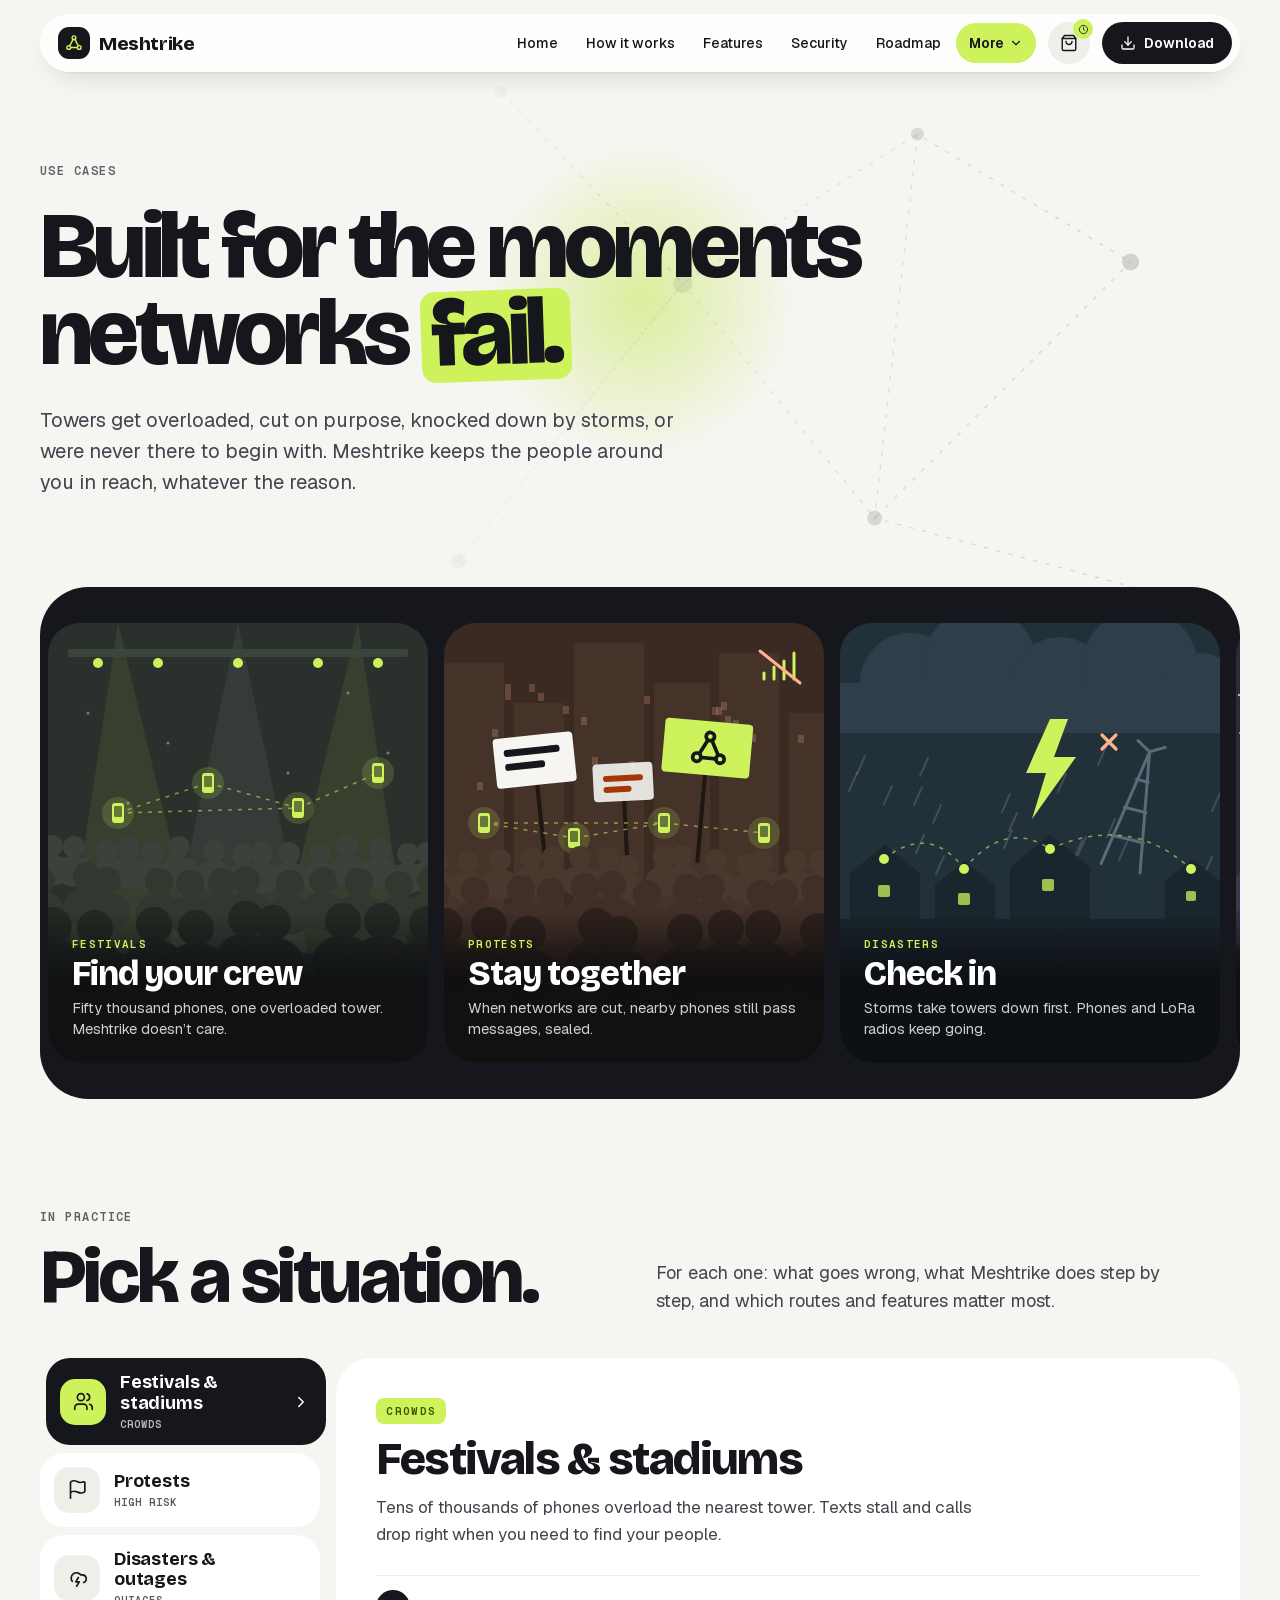
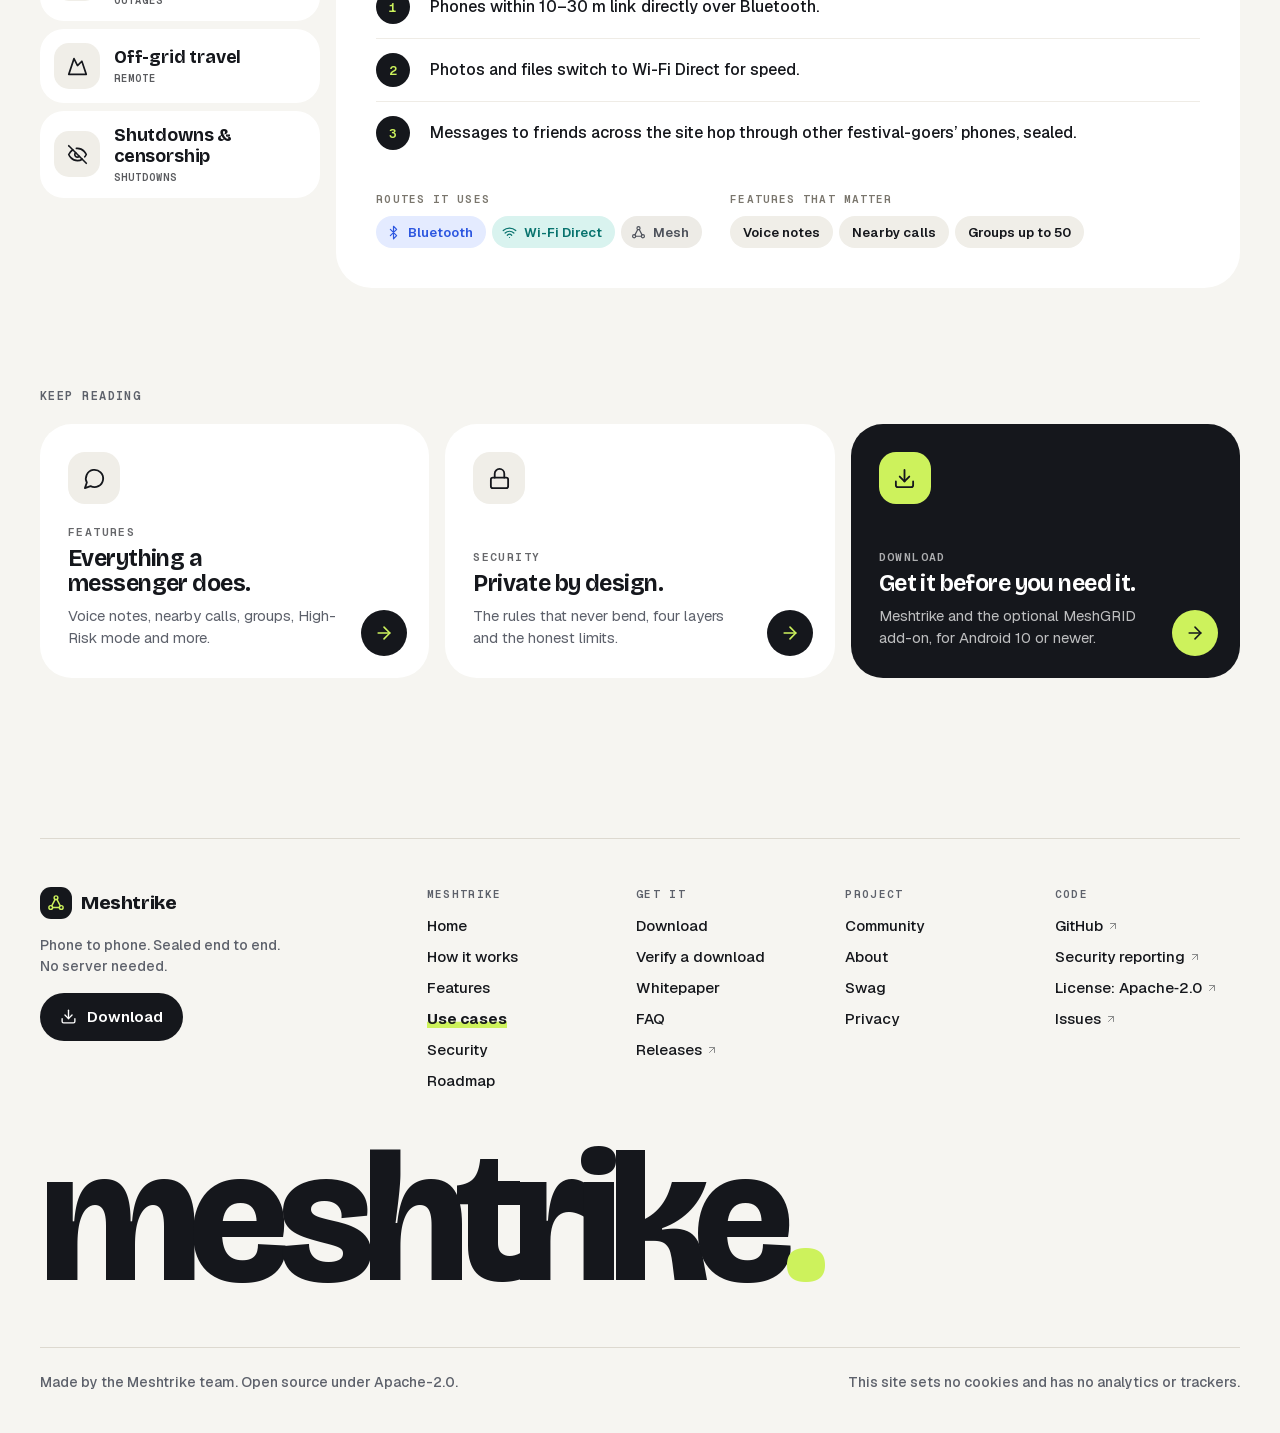
<file: use-cases.html>
<!DOCTYPE html>
<html lang="en">
<head>
<meta charset="utf-8">
<meta name="viewport" content="width=device-width, initial-scale=1">
<title>Use cases · Meshtrike</title>
<meta name="description" content="Where Meshtrike helps: festivals and stadiums, protests, disasters and outages, off-grid travel, internet shutdowns and censorship.">
<link rel="canonical" href="https://meshtrike0.github.io/use-cases.html">
<meta name="theme-color" content="#F6F5F1">
<meta name="referrer" content="no-referrer">
<!-- Everything is served from this folder: no analytics, no trackers, no third-party requests. -->
<meta http-equiv="Content-Security-Policy" content="default-src 'self'; img-src 'self' data:; style-src 'self' 'unsafe-inline'; script-src 'self'; font-src 'self'; connect-src 'none'; object-src 'none'; base-uri 'self'; form-action 'none'">
<meta property="og:title" content="Use cases · Meshtrike">
<meta property="og:description" content="Where Meshtrike helps: festivals and stadiums, protests, disasters and outages, off-grid travel, internet shutdowns and censorship.">
<meta property="og:type" content="website">
<meta property="og:url" content="https://meshtrike0.github.io/use-cases.html">
<link rel="icon" href="favicon.svg" type="image/svg+xml">
<link rel="preload" href="fonts/bricolage-grotesque-latin.woff2" as="font" type="font/woff2" crossorigin>
<link rel="preload" href="fonts/geist-latin.woff2" as="font" type="font/woff2" crossorigin>
<link rel="stylesheet" href="css/fonts.css">
<link rel="stylesheet" href="css/style.css">
<script src="js/config.js"></script>
<script src="js/main.js" defer></script>
<noscript><style>.qa__a{grid-template-rows:1fr!important;visibility:visible!important}.panel[hidden]{display:flex!important}.tabs{display:none}</style></noscript>
</head>
<body class="pg-uses">
<svg xmlns="http://www.w3.org/2000/svg" style="position:absolute;width:0;height:0;overflow:hidden" aria-hidden="true" focusable="false">
  <symbol id="i-mesh" viewBox="0 0 24 24"><circle cx="12" cy="5" r="2.5"/><circle cx="5" cy="18" r="2.5"/><circle cx="19" cy="18" r="2.5"/><path d="M10.8 7.2 6.3 15.8"/><path d="M13.2 7.2l4.5 8.6"/><path d="M7.5 18h9"/></symbol>
  <symbol id="i-download" viewBox="0 0 24 24"><path d="M12 15V3"/><path d="M21 15v4a2 2 0 0 1-2 2H5a2 2 0 0 1-2-2v-4"/><path d="m7 10 5 5 5-5"/></symbol>
  <symbol id="i-bag" viewBox="0 0 24 24"><path d="M6 2 3 6v14a2 2 0 0 0 2 2h14a2 2 0 0 0 2-2V6l-3-4Z"/><path d="M3 6h18"/><path d="M16 10a4 4 0 0 1-8 0"/></symbol>
  <symbol id="i-bt" viewBox="0 0 24 24"><path d="m7 7 10 10-5 5V2l5 5L7 17"/></symbol>
  <symbol id="i-wifi" viewBox="0 0 24 24"><path d="M12 20h.01"/><path d="M2 8.82a15 15 0 0 1 20 0"/><path d="M5 12.86a10 10 0 0 1 14 0"/><path d="M8.5 16.43a5 5 0 0 1 7 0"/></symbol>
  <symbol id="i-radio" viewBox="0 0 24 24"><path d="M4.9 19.1C1 15.2 1 8.8 4.9 4.9"/><path d="M7.8 16.2c-2.3-2.3-2.3-6.1 0-8.5"/><circle cx="12" cy="12" r="2"/><path d="M16.2 7.8c2.3 2.3 2.3 6.1 0 8.5"/><path d="M19.1 4.9C23 8.8 23 15.1 19.1 19"/></symbol>
  <symbol id="i-globe" viewBox="0 0 24 24"><circle cx="12" cy="12" r="10"/><path d="M12 2a14.5 14.5 0 0 0 0 20 14.5 14.5 0 0 0 0-20"/><path d="M2 12h20"/></symbol>
  <symbol id="i-clock" viewBox="0 0 24 24"><circle cx="12" cy="12" r="9"/><path d="M12 7v5l3 2"/></symbol>
  <symbol id="i-lock" viewBox="0 0 24 24"><rect x="3" y="11" width="18" height="11" rx="2"/><path d="M7 11V7a5 5 0 0 1 10 0v4"/></symbol>
  <symbol id="i-shieldOk" viewBox="0 0 24 24"><path d="M20 13c0 5-3.5 7.5-7.66 8.95a1 1 0 0 1-.67-.01C7.5 20.5 4 18 4 13V6a1 1 0 0 1 1-1c2 0 4.5-1.2 6.24-2.72a1.17 1.17 0 0 1 1.52 0C14.51 3.81 17 5 19 5a1 1 0 0 1 1 1z"/><path d="m9 12 2 2 4-4"/></symbol>
  <symbol id="i-check" viewBox="0 0 24 24"><path d="M20 6 9 17l-5-5"/></symbol>
  <symbol id="i-checks" viewBox="0 0 24 24"><path d="M18 6 7 17l-5-5"/><path d="m22 10-7.5 7.5L13 16"/></symbol>
  <symbol id="i-chat" viewBox="0 0 24 24"><path d="M7.9 20A9 9 0 1 0 4 16.1L2 22Z"/></symbol>
  <symbol id="i-x" viewBox="0 0 24 24"><path d="M18 6 6 18"/><path d="m6 6 12 12"/></symbol>
  <symbol id="i-right" viewBox="0 0 24 24"><path d="m9 18 6-6-6-6"/></symbol>
  <symbol id="i-users" viewBox="0 0 24 24"><path d="M16 21v-2a4 4 0 0 0-4-4H6a4 4 0 0 0-4 4v2"/><circle cx="9" cy="7" r="4"/><path d="M22 21v-2a4 4 0 0 0-3-3.87"/><path d="M16 3.13a4 4 0 0 1 0 7.75"/></symbol>
  <symbol id="i-flag" viewBox="0 0 24 24"><path d="M4 22V4a1 1 0 0 1 .4-.8A6 6 0 0 1 8 2c3 0 5 2 7.33 2q2 0 3.67-.8a1 1 0 0 1 1.4.9v9.8a1 1 0 0 1-.4.8A6 6 0 0 1 16 16c-3 0-5-2-8-2a6 6 0 0 0-4 1.53"/></symbol>
  <symbol id="i-storm" viewBox="0 0 24 24"><path d="M6 16.33A6 6 0 1 1 15.7 9h1.8a4.5 4.5 0 0 1 1.5 8.75"/><path d="m13 12-3 5h4l-3 5"/></symbol>
  <symbol id="i-mount" viewBox="0 0 24 24"><path d="m8 3 4 8 5-5 5 15H2L8 3z"/></symbol>
  <symbol id="i-eyeOff" viewBox="0 0 24 24"><path d="M10.73 5.08A10.43 10.43 0 0 1 12 5c7 0 10 7 10 7a13.16 13.16 0 0 1-1.67 2.68"/><path d="M6.61 6.61A13.53 13.53 0 0 0 2 12s3 7 10 7a9.74 9.74 0 0 0 5.39-1.61"/><path d="m2 2 20 20"/><path d="M9.88 9.88a3 3 0 1 0 4.24 4.24"/></symbol>
  <symbol id="i-qr" viewBox="0 0 24 24"><rect x="3" y="3" width="5" height="5" rx="1"/><rect x="16" y="3" width="5" height="5" rx="1"/><rect x="3" y="16" width="5" height="5" rx="1"/><path d="M21 16h-3a2 2 0 0 0-2 2v3"/><path d="M12 7v3a2 2 0 0 1-2 2H7"/><path d="M16 12h1"/><path d="M12 21v-1"/></symbol>
  <symbol id="i-down" viewBox="0 0 24 24"><path d="m6 9 6 6 6-6"/></symbol>
  <symbol id="i-menu" viewBox="0 0 24 24"><path d="M4 7h16"/><path d="M4 12h16"/><path d="M4 17h16"/></symbol>
  <symbol id="i-arrow" viewBox="0 0 24 24"><path d="M5 12h14"/><path d="m12 5 7 7-7 7"/></symbol>
  <symbol id="i-ext" viewBox="0 0 24 24"><path d="M7 7h10v10"/><path d="M7 17 17 7"/></symbol>
  <symbol id="i-book" viewBox="0 0 24 24"><path d="M12 7v14"/><path d="M3 18a1 1 0 0 1-1-1V4a1 1 0 0 1 1-1h5a4 4 0 0 1 4 4 4 4 0 0 1 4-4h5a1 1 0 0 1 1 1v13a1 1 0 0 1-1 1h-6a3 3 0 0 0-3 3 3 3 0 0 0-3-3z"/></symbol>
  <symbol id="i-info" viewBox="0 0 24 24"><circle cx="12" cy="12" r="10"/><path d="M12 16v-4"/><path d="M12 8h.01"/></symbol>
  <symbol id="i-help" viewBox="0 0 24 24"><circle cx="12" cy="12" r="10"/><path d="M9.09 9a3 3 0 0 1 5.83 1c0 2-3 3-3 3"/><path d="M12 17h.01"/></symbol>
  <symbol id="i-heart" viewBox="0 0 24 24"><path d="M19 14c1.49-1.46 3-3.21 3-5.5A5.5 5.5 0 0 0 16.5 3c-1.76 0-3 .5-4.5 2-1.5-1.5-2.74-2-4.5-2A5.5 5.5 0 0 0 2 8.5c0 2.3 1.5 4.05 3 5.5l7 7Z"/></symbol>
</svg>
<a class="skip" href="#main">Skip to content</a>
<div class="page">
<div class="blob" aria-hidden="true"></div>

<header class="hdr">
  <nav class="nav" aria-label="Main">
    <a class="logo" href="index.html"><span class="logo__mark"><svg class="i" aria-hidden="true" focusable="false"><use href="#i-mesh"/></svg></span>Meshtrike</a>
    <div class="nav__spacer"></div>
    <ul class="nav__links">
      <li><a href="index.html">Home</a></li>
      <li><a href="how-it-works.html">How it works</a></li>
      <li><a href="features.html">Features</a></li>
      <li><a href="security.html">Security</a></li>
      <li><a href="roadmap.html">Roadmap</a></li>
      <li class="more" data-dd>
        <details>
          <summary class="more__btn is-current">More<svg class="i more__chev" aria-hidden="true" focusable="false"><use href="#i-down"/></svg></summary>
          <ul class="more__menu">
          <li><a href="use-cases.html" aria-current="page"><span class="more__ic"><svg class="i" aria-hidden="true" focusable="false"><use href="#i-users"/></svg></span><span class="more__txt"><span class="more__t">Use cases</span><span class="more__d">Festivals, protests, outages</span></span></a></li>
          <li><a href="faq.html"><span class="more__ic"><svg class="i" aria-hidden="true" focusable="false"><use href="#i-help"/></svg></span><span class="more__txt"><span class="more__t">FAQ</span><span class="more__d">Fair questions, straight answers</span></span></a></li>
          <li><a href="community.html"><span class="more__ic"><svg class="i" aria-hidden="true" focusable="false"><use href="#i-heart"/></svg></span><span class="more__txt"><span class="more__t">Community</span><span class="more__d">Test, translate, run a server</span></span></a></li>
          <li><a href="swag.html"><span class="more__ic"><svg class="i" aria-hidden="true" focusable="false"><use href="#i-bag"/></svg></span><span class="more__txt"><span class="more__t">Swag</span><span class="more__d">Wear the mesh · coming soon</span></span></a></li>
          <li><a href="about.html"><span class="more__ic"><svg class="i" aria-hidden="true" focusable="false"><use href="#i-info"/></svg></span><span class="more__txt"><span class="more__t">About</span><span class="more__d">Why Meshtrike exists</span></span></a></li>
          <li><a href="whitepaper.html"><span class="more__ic"><svg class="i" aria-hidden="true" focusable="false"><use href="#i-book"/></svg></span><span class="more__txt"><span class="more__t">Whitepaper</span><span class="more__d">The design, in depth</span></span></a></li>
          <li><a href="verify.html"><span class="more__ic"><svg class="i" aria-hidden="true" focusable="false"><use href="#i-shieldOk"/></svg></span><span class="more__txt"><span class="more__t">Verify</span><span class="more__d">Check that your APK is real</span></span></a></li>
          </ul>
        </details>
      </li>
    </ul>
    <a class="cart-btn" href="swag.html" aria-label="Swag shop: coming soon" aria-haspopup="dialog" data-open-soon><svg class="i" aria-hidden="true" focusable="false"><use href="#i-bag"/></svg><span class="cart-btn__soon" aria-hidden="true"><svg class="i" aria-hidden="true" focusable="false"><use href="#i-clock"/></svg></span></a>
    <a class="nav__dl" href="download.html"><svg class="i" aria-hidden="true" focusable="false"><use href="#i-download"/></svg><span>Download</span></a>
    <details class="menu" data-dd>
      <summary class="menu__btn" aria-label="Menu"><svg class="i menu__open" aria-hidden="true" focusable="false"><use href="#i-menu"/></svg><svg class="i menu__close" aria-hidden="true" focusable="false"><use href="#i-x"/></svg></summary>
      <div class="menu__panel">
        <ul class="menu__main">
          <li><a href="index.html">Home</a></li>
          <li><a href="how-it-works.html">How it works</a></li>
          <li><a href="features.html">Features</a></li>
          <li><a href="security.html">Security</a></li>
          <li><a href="roadmap.html">Roadmap</a></li>
        </ul>
        <p class="menu__label">MORE</p>
        <ul class="menu__more">
          <li><a href="use-cases.html" aria-current="page"><span class="menu__ic"><svg class="i" aria-hidden="true" focusable="false"><use href="#i-users"/></svg></span>Use cases</a></li>
          <li><a href="faq.html"><span class="menu__ic"><svg class="i" aria-hidden="true" focusable="false"><use href="#i-help"/></svg></span>FAQ</a></li>
          <li><a href="community.html"><span class="menu__ic"><svg class="i" aria-hidden="true" focusable="false"><use href="#i-heart"/></svg></span>Community</a></li>
          <li><a href="swag.html"><span class="menu__ic"><svg class="i" aria-hidden="true" focusable="false"><use href="#i-bag"/></svg></span>Swag</a></li>
          <li><a href="about.html"><span class="menu__ic"><svg class="i" aria-hidden="true" focusable="false"><use href="#i-info"/></svg></span>About</a></li>
          <li><a href="whitepaper.html"><span class="menu__ic"><svg class="i" aria-hidden="true" focusable="false"><use href="#i-book"/></svg></span>Whitepaper</a></li>
          <li><a href="verify.html"><span class="menu__ic"><svg class="i" aria-hidden="true" focusable="false"><use href="#i-shieldOk"/></svg></span>Verify</a></li>
        </ul>
        <a class="btn btn--ink menu__dl" href="download.html"><svg class="i" aria-hidden="true" focusable="false"><use href="#i-download"/></svg>Download Meshtrike</a>
      </div>
    </details>
  </nav>
</header>

<main id="main">
<section class="sec phead" aria-labelledby="page-title">
  <svg class="phead__bg" aria-hidden="true" viewBox="0 0 1200 700" preserveAspectRatio="xMidYMid slice">
    <g class="lines" fill="none" stroke="#15171C" stroke-opacity=".14" stroke-width="1.2" stroke-dasharray="4 8">
      <path d="M80 140 L260 260 L470 120 L640 300 L860 160 L1060 280"/>
      <path d="M260 260 L210 480 L430 560 L640 300 L820 520 L1060 280"/>
      <path d="M470 120 L640 300 L430 560"/>
      <path d="M860 160 L820 520 L1120 600"/>
      <path d="M80 140 L210 480"/>
    </g>
    <g fill="#15171C" fill-opacity=".16">
      <circle cx="80" cy="140" r="6"/><circle cx="260" cy="260" r="8"/><circle cx="470" cy="120" r="6"/><circle cx="640" cy="300" r="9"/><circle cx="860" cy="160" r="6"/><circle cx="1060" cy="280" r="8"/><circle cx="210" cy="480" r="6"/><circle cx="430" cy="560" r="7"/><circle cx="820" cy="520" r="7"/><circle cx="1120" cy="600" r="6"/>
    </g>
  </svg>
  <div class="wrap phead__inner">
    <p class="eyebrow phead__eye">USE CASES</p>
    <h1 class="h1p" id="page-title">Built for the moments networks <span class="tilted-hl">fail.</span></h1>
    <p class="phead__lead">Towers get overloaded, cut on purpose, knocked down by storms, or were never there to begin with. Meshtrike keeps the people around you in reach, whatever the reason.</p>
  </div>
</section>

<section class="strip strip--page dark" aria-label="Where Meshtrike helps">
  <ul class="strip__track">
      <li class="ucard" style="--bg:#2A302B">
        <!-- IMAGE: festival crowd at night, phones held up (use-case card "Find your crew"), 380x440 displayed (supply ~760x880 for retina). Replace the <svg class="slot"> with <img class="slot-img" src="..." alt="..."> -->
        <svg class="slot" viewBox="0 0 380 440" preserveAspectRatio="xMidYMid slice" role="img" aria-label="Illustration: a festival crowd under stage lights, phones linked by a mesh">
    <polygon points="70,0 20,330 150,330" fill="#CDF25C" fill-opacity=".08"/>
    <polygon points="310,0 230,330 360,330" fill="#CDF25C" fill-opacity=".08"/>
    <polygon points="190,0 120,330 260,330" fill="#fff" fill-opacity=".05"/>
    <rect x="20" y="26" width="340" height="8" rx="2" fill="#3C453D"/>
    <g fill="#CDF25C"><circle cx="50" cy="40" r="5"/><circle cx="110" cy="40" r="5"/><circle cx="190" cy="40" r="5"/><circle cx="270" cy="40" r="5"/><circle cx="330" cy="40" r="5"/></g>
    <g fill="#fff" fill-opacity=".35"><circle cx="40" cy="90" r="1.6"/><circle cx="300" cy="70" r="1.6"/><circle cx="120" cy="120" r="1.6"/><circle cx="240" cy="150" r="1.6"/><circle cx="340" cy="130" r="1.6"/><circle cx="80" cy="180" r="1.6"/></g>
    <g fill="none" stroke="#CDF25C" stroke-opacity=".55" stroke-width="1.5" stroke-dasharray="4 6" class="slot-dash"><path d="M70 190 L160 160"/><path d="M160 160 L250 185"/><path d="M250 185 L330 150"/><path d="M70 190 L250 185"/></g><circle cx="70" cy="190" r="16" fill="#CDF25C" fill-opacity=".16"/><rect x="64" y="180" width="12" height="20" rx="3" fill="#CDF25C"/><rect x="66" y="183" width="8" height="11" rx="1" fill="#15171C" fill-opacity=".55"/><circle cx="160" cy="160" r="16" fill="#CDF25C" fill-opacity=".16"/><rect x="154" y="150" width="12" height="20" rx="3" fill="#CDF25C"/><rect x="156" y="153" width="8" height="11" rx="1" fill="#15171C" fill-opacity=".55"/><circle cx="250" cy="185" r="16" fill="#CDF25C" fill-opacity=".16"/><rect x="244" y="175" width="12" height="20" rx="3" fill="#CDF25C"/><rect x="246" y="178" width="8" height="11" rx="1" fill="#15171C" fill-opacity=".55"/><circle cx="330" cy="150" r="16" fill="#CDF25C" fill-opacity=".16"/><rect x="324" y="140" width="12" height="20" rx="3" fill="#CDF25C"/><rect x="326" y="143" width="8" height="11" rx="1" fill="#15171C" fill-opacity=".55"/>
    <ellipse cx="4" cy="247.2" rx="18.7" ry="15.4" fill="#3A423B"/><circle cx="4" cy="223" r="11" fill="#3A423B"/><ellipse cx="26" cy="248.2" rx="18.7" ry="15.4" fill="#3A423B"/><circle cx="26" cy="224" r="11" fill="#3A423B"/><ellipse cx="59" cy="252.2" rx="18.7" ry="15.4" fill="#3A423B"/><circle cx="59" cy="228" r="11" fill="#3A423B"/><ellipse cx="81" cy="249.2" rx="18.7" ry="15.4" fill="#3A423B"/><circle cx="81" cy="225" r="11" fill="#3A423B"/><ellipse cx="105" cy="253.2" rx="18.7" ry="15.4" fill="#3A423B"/><circle cx="105" cy="229" r="11" fill="#3A423B"/><ellipse cx="131" cy="248.2" rx="18.7" ry="15.4" fill="#3A423B"/><circle cx="131" cy="224" r="11" fill="#3A423B"/><ellipse cx="166" cy="252.2" rx="18.7" ry="15.4" fill="#3A423B"/><circle cx="166" cy="228" r="11" fill="#3A423B"/><ellipse cx="195" cy="256.2" rx="18.7" ry="15.4" fill="#3A423B"/><circle cx="195" cy="232" r="11" fill="#3A423B"/><ellipse cx="214" cy="254.2" rx="18.7" ry="15.4" fill="#3A423B"/><circle cx="214" cy="230" r="11" fill="#3A423B"/><ellipse cx="241" cy="254.2" rx="18.7" ry="15.4" fill="#3A423B"/><circle cx="241" cy="230" r="11" fill="#3A423B"/><ellipse cx="272" cy="255.2" rx="18.7" ry="15.4" fill="#3A423B"/><circle cx="272" cy="231" r="11" fill="#3A423B"/><ellipse cx="299" cy="247.2" rx="18.7" ry="15.4" fill="#3A423B"/><circle cx="299" cy="223" r="11" fill="#3A423B"/><ellipse cx="332" cy="250.2" rx="18.7" ry="15.4" fill="#3A423B"/><circle cx="332" cy="226" r="11" fill="#3A423B"/><ellipse cx="360" cy="255.2" rx="18.7" ry="15.4" fill="#3A423B"/><circle cx="360" cy="231" r="11" fill="#3A423B"/><ellipse cx="379" cy="254.2" rx="18.7" ry="15.4" fill="#3A423B"/><circle cx="379" cy="230" r="11" fill="#3A423B"/><ellipse cx="-7" cy="287.8" rx="23.8" ry="19.6" fill="#313830"/><circle cx="-7" cy="257" r="14" fill="#313830"/><ellipse cx="39" cy="283.8" rx="23.8" ry="19.6" fill="#313830"/><circle cx="39" cy="253" r="14" fill="#313830"/><ellipse cx="59" cy="288.8" rx="23.8" ry="19.6" fill="#313830"/><circle cx="59" cy="258" r="14" fill="#313830"/><ellipse cx="111" cy="289.8" rx="23.8" ry="19.6" fill="#313830"/><circle cx="111" cy="259" r="14" fill="#313830"/><ellipse cx="142" cy="291.8" rx="23.8" ry="19.6" fill="#313830"/><circle cx="142" cy="261" r="14" fill="#313830"/><ellipse cx="174" cy="289.8" rx="23.8" ry="19.6" fill="#313830"/><circle cx="174" cy="259" r="14" fill="#313830"/><ellipse cx="198" cy="287.8" rx="23.8" ry="19.6" fill="#313830"/><circle cx="198" cy="257" r="14" fill="#313830"/><ellipse cx="242" cy="291.8" rx="23.8" ry="19.6" fill="#313830"/><circle cx="242" cy="261" r="14" fill="#313830"/><ellipse cx="275" cy="288.8" rx="23.8" ry="19.6" fill="#313830"/><circle cx="275" cy="258" r="14" fill="#313830"/><ellipse cx="311" cy="289.8" rx="23.8" ry="19.6" fill="#313830"/><circle cx="311" cy="259" r="14" fill="#313830"/><ellipse cx="351" cy="292.8" rx="23.8" ry="19.6" fill="#313830"/><circle cx="351" cy="262" r="14" fill="#313830"/><ellipse cx="383" cy="287.8" rx="23.8" ry="19.6" fill="#313830"/><circle cx="383" cy="257" r="14" fill="#313830"/><ellipse cx="5" cy="341.6" rx="30.6" ry="25.2" fill="#232823"/><circle cx="5" cy="302" r="18" fill="#232823"/><ellipse cx="47" cy="344.6" rx="30.6" ry="25.2" fill="#232823"/><circle cx="47" cy="305" r="18" fill="#232823"/><ellipse cx="106" cy="341.6" rx="30.6" ry="25.2" fill="#232823"/><circle cx="106" cy="302" r="18" fill="#232823"/><ellipse cx="148" cy="344.6" rx="30.6" ry="25.2" fill="#232823"/><circle cx="148" cy="305" r="18" fill="#232823"/><ellipse cx="198" cy="335.6" rx="30.6" ry="25.2" fill="#232823"/><circle cx="198" cy="296" r="18" fill="#232823"/><ellipse cx="225" cy="339.6" rx="30.6" ry="25.2" fill="#232823"/><circle cx="225" cy="300" r="18" fill="#232823"/><ellipse cx="295" cy="337.6" rx="30.6" ry="25.2" fill="#232823"/><circle cx="295" cy="298" r="18" fill="#232823"/><ellipse cx="334" cy="337.6" rx="30.6" ry="25.2" fill="#232823"/><circle cx="334" cy="298" r="18" fill="#232823"/><ellipse cx="379" cy="340.6" rx="30.6" ry="25.2" fill="#232823"/><circle cx="379" cy="301" r="18" fill="#232823"/>
        </svg>
        <div class="ucard__txt">
          <span class="ucard__tag">FESTIVALS</span>
          <h3 class="ucard__t">Find your crew</h3>
          <p class="ucard__d">Fifty thousand phones, one overloaded tower. Meshtrike doesn’t care.</p>
        </div>
      </li>
      <li class="ucard" style="--bg:#3A2A22">
        <!-- IMAGE: street protest with signs (use-case card "Stay together"), 380x440 displayed (supply ~760x880 for retina). Replace the <svg class="slot"> with <img class="slot-img" src="..." alt="..."> -->
        <svg class="slot" viewBox="0 0 380 440" preserveAspectRatio="xMidYMid slice" role="img" aria-label="Illustration: a street protest with raised signs, phones linked by a mesh">
    <g fill="#45332A"><rect x="0" y="40" width="60" height="260"/><rect x="70" y="80" width="50" height="220"/><rect x="130" y="20" width="70" height="280"/><rect x="210" y="60" width="56" height="240"/><rect x="275" y="30" width="60" height="270"/><rect x="345" y="90" width="40" height="210"/></g>
    <g fill="#FFB38A" fill-opacity=".22"><rect x="200" y="73" width="6" height="8"/><rect x="61" y="69" width="6" height="8"/><rect x="85" y="61" width="6" height="8"/><rect x="33" y="159" width="6" height="8"/><rect x="101" y="140" width="6" height="8"/><rect x="166" y="165" width="6" height="8"/><rect x="64" y="116" width="6" height="8"/><rect x="268" y="84" width="6" height="8"/><rect x="185" y="138" width="6" height="8"/><rect x="148" y="134" width="6" height="8"/><rect x="119" y="83" width="6" height="8"/><rect x="202" y="145" width="6" height="8"/><rect x="272" y="84" width="6" height="8"/><rect x="94" y="70" width="6" height="8"/><rect x="306" y="111" width="6" height="8"/><rect x="48" y="106" width="6" height="8"/><rect x="61" y="61" width="6" height="8"/><rect x="354" y="112" width="6" height="8"/><rect x="137" y="94" width="6" height="8"/><rect x="289" y="97" width="6" height="8"/><rect x="281" y="93" width="6" height="8"/><rect x="277" y="79" width="6" height="8"/></g>
    <g>
      <g transform="rotate(-6 92 150)"><rect x="90" y="150" width="4" height="90" fill="#1F1712"/><rect x="52" y="112" width="80" height="50" rx="4" fill="#F6F5F1"/><rect x="62" y="124" width="56" height="7" rx="3" fill="#15171C"/><rect x="62" y="138" width="40" height="7" rx="3" fill="#15171C"/></g>
      <g transform="rotate(5 262 140)"><rect x="260" y="140" width="4" height="100" fill="#1F1712"/><rect x="218" y="98" width="88" height="54" rx="4" fill="#CDF25C"/><use href="#i-mesh" x="244" y="105" width="40" height="40" fill="none" stroke="#15171C" stroke-width="2.2" stroke-linecap="round" stroke-linejoin="round"/></g>
      <g transform="rotate(-3 180 175)"><rect x="178" y="170" width="4" height="70" fill="#1F1712"/><rect x="150" y="140" width="60" height="38" rx="4" fill="#F6F5F1" fill-opacity=".9"/><rect x="160" y="152" width="40" height="6" rx="3" fill="#A3360A"/><rect x="160" y="163" width="28" height="6" rx="3" fill="#A3360A"/></g>
    </g>
    <g transform="translate(316 26)" fill="none" stroke="#CDF25C" stroke-width="3" stroke-linecap="round"><path d="M4 30v-6M14 30v-12M24 30v-18M34 30V4"/><path d="M0 2l40 32" stroke="#FFB38A"/></g>
    <g fill="none" stroke="#CDF25C" stroke-opacity=".55" stroke-width="1.5" stroke-dasharray="4 6" class="slot-dash"><path d="M40 200 L130 215"/><path d="M130 215 L220 200"/><path d="M220 200 L320 210"/><path d="M40 200 L220 200"/></g><circle cx="40" cy="200" r="16" fill="#CDF25C" fill-opacity=".16"/><rect x="34" y="190" width="12" height="20" rx="3" fill="#CDF25C"/><rect x="36" y="193" width="8" height="11" rx="1" fill="#15171C" fill-opacity=".55"/><circle cx="130" cy="215" r="16" fill="#CDF25C" fill-opacity=".16"/><rect x="124" y="205" width="12" height="20" rx="3" fill="#CDF25C"/><rect x="126" y="208" width="8" height="11" rx="1" fill="#15171C" fill-opacity=".55"/><circle cx="220" cy="200" r="16" fill="#CDF25C" fill-opacity=".16"/><rect x="214" y="190" width="12" height="20" rx="3" fill="#CDF25C"/><rect x="216" y="193" width="8" height="11" rx="1" fill="#15171C" fill-opacity=".55"/><circle cx="320" cy="210" r="16" fill="#CDF25C" fill-opacity=".16"/><rect x="314" y="200" width="12" height="20" rx="3" fill="#CDF25C"/><rect x="316" y="203" width="8" height="11" rx="1" fill="#15171C" fill-opacity=".55"/>
    <ellipse cx="-6" cy="263.2" rx="18.7" ry="15.4" fill="#4A372D"/><circle cx="-6" cy="239" r="11" fill="#4A372D"/><ellipse cx="24" cy="264.2" rx="18.7" ry="15.4" fill="#4A372D"/><circle cx="24" cy="240" r="11" fill="#4A372D"/><ellipse cx="56" cy="261.2" rx="18.7" ry="15.4" fill="#4A372D"/><circle cx="56" cy="237" r="11" fill="#4A372D"/><ellipse cx="87" cy="259.2" rx="18.7" ry="15.4" fill="#4A372D"/><circle cx="87" cy="235" r="11" fill="#4A372D"/><ellipse cx="109" cy="258.2" rx="18.7" ry="15.4" fill="#4A372D"/><circle cx="109" cy="234" r="11" fill="#4A372D"/><ellipse cx="136" cy="258.2" rx="18.7" ry="15.4" fill="#4A372D"/><circle cx="136" cy="234" r="11" fill="#4A372D"/><ellipse cx="164" cy="259.2" rx="18.7" ry="15.4" fill="#4A372D"/><circle cx="164" cy="235" r="11" fill="#4A372D"/><ellipse cx="184" cy="267.2" rx="18.7" ry="15.4" fill="#4A372D"/><circle cx="184" cy="243" r="11" fill="#4A372D"/><ellipse cx="220" cy="258.2" rx="18.7" ry="15.4" fill="#4A372D"/><circle cx="220" cy="234" r="11" fill="#4A372D"/><ellipse cx="238" cy="257.2" rx="18.7" ry="15.4" fill="#4A372D"/><circle cx="238" cy="233" r="11" fill="#4A372D"/><ellipse cx="272" cy="261.2" rx="18.7" ry="15.4" fill="#4A372D"/><circle cx="272" cy="237" r="11" fill="#4A372D"/><ellipse cx="303" cy="265.2" rx="18.7" ry="15.4" fill="#4A372D"/><circle cx="303" cy="241" r="11" fill="#4A372D"/><ellipse cx="318" cy="262.2" rx="18.7" ry="15.4" fill="#4A372D"/><circle cx="318" cy="238" r="11" fill="#4A372D"/><ellipse cx="351" cy="262.2" rx="18.7" ry="15.4" fill="#4A372D"/><circle cx="351" cy="238" r="11" fill="#4A372D"/><ellipse cx="377" cy="262.2" rx="18.7" ry="15.4" fill="#4A372D"/><circle cx="377" cy="238" r="11" fill="#4A372D"/><ellipse cx="-8" cy="300.8" rx="23.8" ry="19.6" fill="#3F2F26"/><circle cx="-8" cy="270" r="14" fill="#3F2F26"/><ellipse cx="31" cy="298.8" rx="23.8" ry="19.6" fill="#3F2F26"/><circle cx="31" cy="268" r="14" fill="#3F2F26"/><ellipse cx="77" cy="296.8" rx="23.8" ry="19.6" fill="#3F2F26"/><circle cx="77" cy="266" r="14" fill="#3F2F26"/><ellipse cx="107" cy="299.8" rx="23.8" ry="19.6" fill="#3F2F26"/><circle cx="107" cy="269" r="14" fill="#3F2F26"/><ellipse cx="141" cy="294.8" rx="23.8" ry="19.6" fill="#3F2F26"/><circle cx="141" cy="264" r="14" fill="#3F2F26"/><ellipse cx="168" cy="292.8" rx="23.8" ry="19.6" fill="#3F2F26"/><circle cx="168" cy="262" r="14" fill="#3F2F26"/><ellipse cx="203" cy="301.8" rx="23.8" ry="19.6" fill="#3F2F26"/><circle cx="203" cy="271" r="14" fill="#3F2F26"/><ellipse cx="243" cy="295.8" rx="23.8" ry="19.6" fill="#3F2F26"/><circle cx="243" cy="265" r="14" fill="#3F2F26"/><ellipse cx="267" cy="295.8" rx="23.8" ry="19.6" fill="#3F2F26"/><circle cx="267" cy="265" r="14" fill="#3F2F26"/><ellipse cx="317" cy="301.8" rx="23.8" ry="19.6" fill="#3F2F26"/><circle cx="317" cy="271" r="14" fill="#3F2F26"/><ellipse cx="340" cy="300.8" rx="23.8" ry="19.6" fill="#3F2F26"/><circle cx="340" cy="270" r="14" fill="#3F2F26"/><ellipse cx="371" cy="296.8" rx="23.8" ry="19.6" fill="#3F2F26"/><circle cx="371" cy="266" r="14" fill="#3F2F26"/><ellipse cx="1" cy="342.6" rx="30.6" ry="25.2" fill="#2C201A"/><circle cx="1" cy="303" r="18" fill="#2C201A"/><ellipse cx="45" cy="341.6" rx="30.6" ry="25.2" fill="#2C201A"/><circle cx="45" cy="302" r="18" fill="#2C201A"/><ellipse cx="84" cy="350.6" rx="30.6" ry="25.2" fill="#2C201A"/><circle cx="84" cy="311" r="18" fill="#2C201A"/><ellipse cx="152" cy="342.6" rx="30.6" ry="25.2" fill="#2C201A"/><circle cx="152" cy="303" r="18" fill="#2C201A"/><ellipse cx="176" cy="350.6" rx="30.6" ry="25.2" fill="#2C201A"/><circle cx="176" cy="311" r="18" fill="#2C201A"/><ellipse cx="241" cy="348.6" rx="30.6" ry="25.2" fill="#2C201A"/><circle cx="241" cy="309" r="18" fill="#2C201A"/><ellipse cx="282" cy="344.6" rx="30.6" ry="25.2" fill="#2C201A"/><circle cx="282" cy="305" r="18" fill="#2C201A"/><ellipse cx="319" cy="344.6" rx="30.6" ry="25.2" fill="#2C201A"/><circle cx="319" cy="305" r="18" fill="#2C201A"/><ellipse cx="374" cy="347.6" rx="30.6" ry="25.2" fill="#2C201A"/><circle cx="374" cy="308" r="18" fill="#2C201A"/>
        </svg>
        <div class="ucard__txt">
          <span class="ucard__tag">PROTESTS</span>
          <h3 class="ucard__t">Stay together</h3>
          <p class="ucard__d">When networks are cut, nearby phones still pass messages, sealed.</p>
        </div>
      </li>
      <li class="ucard" style="--bg:#22303A">
        <!-- IMAGE: storm, downed tower or relief effort (use-case card "Check in"), 380x440 displayed (supply ~760x880 for retina). Replace the <svg class="slot"> with <img class="slot-img" src="..." alt="..."> -->
        <svg class="slot" viewBox="0 0 380 440" preserveAspectRatio="xMidYMid slice" role="img" aria-label="Illustration: a storm over a town with a downed cell tower, homes linked by radio">
    <g fill="#2E3F4B"><circle cx="70" cy="60" r="50"/><circle cx="140" cy="40" r="56"/><circle cx="220" cy="62" r="48"/><circle cx="300" cy="44" r="58"/><circle cx="360" cy="70" r="40"/><rect x="0" y="60" width="380" height="50"/></g>
    <polygon points="210,96 186,150 206,150 192,196 236,134 214,134 228,96" fill="#CDF25C"/>
    <g stroke="#fff" stroke-opacity=".14" stroke-width="2" stroke-linecap="round"><path d="M17 150 l-8 18"/><path d="M266 124 l-8 18"/><path d="M172 207 l-8 18"/><path d="M101 182 l-8 18"/><path d="M88 135 l-8 18"/><path d="M242 218 l-8 18"/><path d="M25 133 l-8 18"/><path d="M226 151 l-8 18"/><path d="M200 120 l-8 18"/><path d="M104 233 l-8 18"/><path d="M82 164 l-8 18"/><path d="M54 227 l-8 18"/><path d="M275 196 l-8 18"/><path d="M115 253 l-8 18"/><path d="M397 254 l-8 18"/><path d="M52 163 l-8 18"/><path d="M84 212 l-8 18"/><path d="M380 170 l-8 18"/><path d="M170 171 l-8 18"/><path d="M372 234 l-8 18"/><path d="M51 228 l-8 18"/><path d="M396 232 l-8 18"/><path d="M246 214 l-8 18"/><path d="M287 219 l-8 18"/><path d="M177 190 l-8 18"/><path d="M107 256 l-8 18"/></g>
    <g transform="rotate(14 300 250)" stroke="#5B6C78" stroke-width="3" fill="none" stroke-linecap="round"><path d="M300 250 L280 130 L260 250"/><path d="M286 160 H274 M291 190 H269 M296 220 H264"/><path d="M280 130 l-14 -8 M280 130 l14 -8"/></g>
    <g transform="translate(262 112)" stroke="#FFB38A" stroke-width="3.2" stroke-linecap="round"><path d="M0 0 l14 14 M14 0 l-14 14"/></g>
    <g fill="#1A252D">
      <path d="M10 300 V250 L45 222 L80 250 V300Z"/><path d="M95 300 V262 L125 238 L155 262 V300Z"/><path d="M170 300 V244 L210 212 L250 244 V300Z"/><path d="M325 300 V258 L352 236 L380 258 V300Z"/>
      <rect x="0" y="296" width="380" height="144"/>
    </g>
    <g fill="#CDF25C" fill-opacity=".75"><rect x="38" y="262" width="12" height="12" rx="2"/><rect x="118" y="270" width="12" height="12" rx="2"/><rect x="202" y="256" width="12" height="12" rx="2"/><rect x="346" y="268" width="10" height="10" rx="2"/></g>
    <g fill="none" stroke="#CDF25C" stroke-opacity=".6" stroke-width="1.5" stroke-dasharray="4 6" class="slot-dash"><path d="M44 236 Q90 200 124 246"/><path d="M124 246 Q166 196 210 226"/><path d="M210 226 Q290 190 351 246"/></g>
    <g fill="#CDF25C"><circle cx="44" cy="236" r="5"/><circle cx="124" cy="246" r="5"/><circle cx="210" cy="226" r="5"/><circle cx="351" cy="246" r="5"/></g>
        </svg>
        <div class="ucard__txt">
          <span class="ucard__tag">DISASTERS</span>
          <h3 class="ucard__t">Check in</h3>
          <p class="ucard__d">Storms take towers down first. Phones and LoRa radios keep going.</p>
        </div>
      </li>
      <li class="ucard" style="--bg:#2B2A3A">
        <!-- IMAGE: mountain trail or remote camp (use-case card "Go further"), 380x440 displayed (supply ~760x880 for retina). Replace the <svg class="slot"> with <img class="slot-img" src="..." alt="..."> -->
        <svg class="slot" viewBox="0 0 380 440" preserveAspectRatio="xMidYMid slice" role="img" aria-label="Illustration: mountains at night with a LoRa radio signal reaching a far peak">
    <g fill="#fff"><circle cx="117" cy="104" r="1.2" fill-opacity="0.63"/><circle cx="167" cy="73" r="1.1" fill-opacity="0.72"/><circle cx="49" cy="164" r="0.9" fill-opacity="0.55"/><circle cx="294" cy="44" r="1.0" fill-opacity="0.33"/><circle cx="225" cy="77" r="1.0" fill-opacity="0.42"/><circle cx="106" cy="156" r="1.2" fill-opacity="0.56"/><circle cx="253" cy="155" r="1.7" fill-opacity="0.43"/><circle cx="44" cy="153" r="1.6" fill-opacity="0.67"/><circle cx="108" cy="126" r="1.4" fill-opacity="0.71"/><circle cx="46" cy="168" r="1.6" fill-opacity="0.35"/><circle cx="364" cy="37" r="0.6" fill-opacity="0.54"/><circle cx="77" cy="61" r="1.2" fill-opacity="0.39"/><circle cx="176" cy="168" r="1.2" fill-opacity="0.58"/><circle cx="99" cy="127" r="1.1" fill-opacity="0.62"/><circle cx="120" cy="92" r="1.8" fill-opacity="0.79"/><circle cx="106" cy="133" r="1.3" fill-opacity="0.77"/><circle cx="75" cy="58" r="1.3" fill-opacity="0.36"/><circle cx="61" cy="82" r="1.2" fill-opacity="0.52"/><circle cx="4" cy="110" r="1.1" fill-opacity="0.58"/><circle cx="149" cy="84" r="0.9" fill-opacity="0.47"/><circle cx="7" cy="166" r="1.1" fill-opacity="0.70"/><circle cx="224" cy="68" r="1.1" fill-opacity="0.35"/><circle cx="83" cy="104" r="1.7" fill-opacity="0.37"/><circle cx="235" cy="145" r="1.2" fill-opacity="0.75"/><circle cx="43" cy="83" r="0.9" fill-opacity="0.74"/><circle cx="3" cy="72" r="1.2" fill-opacity="0.67"/><circle cx="232" cy="104" r="0.8" fill-opacity="0.58"/><circle cx="247" cy="129" r="1.7" fill-opacity="0.63"/><circle cx="377" cy="157" r="1.0" fill-opacity="0.77"/><circle cx="207" cy="160" r="1.0" fill-opacity="0.47"/><circle cx="116" cy="12" r="1.5" fill-opacity="0.39"/><circle cx="365" cy="31" r="1.2" fill-opacity="0.69"/><circle cx="378" cy="28" r="0.9" fill-opacity="0.36"/><circle cx="111" cy="43" r="1.5" fill-opacity="0.73"/><circle cx="152" cy="85" r="0.9" fill-opacity="0.74"/><circle cx="152" cy="86" r="1.6" fill-opacity="0.58"/><circle cx="59" cy="68" r="1.4" fill-opacity="0.47"/><circle cx="247" cy="56" r="1.1" fill-opacity="0.69"/><circle cx="332" cy="151" r="1.2" fill-opacity="0.64"/><circle cx="40" cy="63" r="1.2" fill-opacity="0.49"/></g>
    <circle cx="302" cy="70" r="26" fill="#F6F5F1" fill-opacity=".9"/><circle cx="314" cy="62" r="24" fill="#2B2A3A"/>
    <path d="M-10 270 L70 150 L120 200 L190 110 L260 190 L310 140 L400 260 V440 H-10Z" fill="#3A3950"/>
    <path d="M190 110 L172 136 L184 132 L190 142 L198 130 L208 134Z" fill="#F6F5F1" fill-opacity=".8"/>
    <path d="M-10 300 L60 230 L130 280 L200 220 L280 270 L340 230 L400 280 V440 H-10Z" fill="#323148"/>
    <path d="M-10 330 L90 270 L170 310 L250 280 L400 330 V440 H-10Z" fill="#22212E"/>
    <g fill="none" stroke="#CDF25C" stroke-linecap="round" stroke-width="2.4">
      <path d="M118 236 a18 18 0 0 1 0 -26" stroke-opacity=".9"/><path d="M134 236 a18 18 0 0 0 0 -26" stroke-opacity=".9"/>
      <path d="M108 244 a32 32 0 0 1 0 -42" stroke-opacity=".55"/><path d="M144 244 a32 32 0 0 0 0 -42" stroke-opacity=".55"/>
      <path d="M98 252 a46 46 0 0 1 0 -58" stroke-opacity=".3"/><path d="M154 252 a46 46 0 0 0 0 -58" stroke-opacity=".3"/>
    </g>
    <rect x="119" y="226" width="14" height="30" rx="4" fill="#CDF25C"/><rect x="125" y="204" width="2.4" height="24" rx="1" fill="#CDF25C"/>
    <path d="M126 222 Q170 120 190 112" fill="none" stroke="#CDF25C" stroke-opacity=".55" stroke-width="1.5" stroke-dasharray="4 6" class="slot-dash"/>
    <circle cx="190" cy="104" r="6" fill="#CDF25C"/>
    <path d="M60 300 L84 268 L108 300Z" fill="none" stroke="#CDF25C" stroke-width="2.4" stroke-linejoin="round"/><path d="M84 268 V300" stroke="#CDF25C" stroke-width="2"/>
        </svg>
        <div class="ucard__txt">
          <span class="ucard__tag">OFF-GRID</span>
          <h3 class="ucard__t">Go further</h3>
          <p class="ucard__d">Trails, boats and camps. A small LoRa radio reaches kilometres.</p>
        </div>
      </li>
      <li class="ucard" style="--bg:#2A302B" aria-hidden="true">
        <!-- IMAGE: festival crowd at night, phones held up (use-case card "Find your crew"), 380x440 displayed (supply ~760x880 for retina). Replace the <svg class="slot"> with <img class="slot-img" src="..." alt="..."> -->
        <svg class="slot" viewBox="0 0 380 440" preserveAspectRatio="xMidYMid slice" role="img" aria-label="Illustration: a festival crowd under stage lights, phones linked by a mesh">
    <polygon points="70,0 20,330 150,330" fill="#CDF25C" fill-opacity=".08"/>
    <polygon points="310,0 230,330 360,330" fill="#CDF25C" fill-opacity=".08"/>
    <polygon points="190,0 120,330 260,330" fill="#fff" fill-opacity=".05"/>
    <rect x="20" y="26" width="340" height="8" rx="2" fill="#3C453D"/>
    <g fill="#CDF25C"><circle cx="50" cy="40" r="5"/><circle cx="110" cy="40" r="5"/><circle cx="190" cy="40" r="5"/><circle cx="270" cy="40" r="5"/><circle cx="330" cy="40" r="5"/></g>
    <g fill="#fff" fill-opacity=".35"><circle cx="40" cy="90" r="1.6"/><circle cx="300" cy="70" r="1.6"/><circle cx="120" cy="120" r="1.6"/><circle cx="240" cy="150" r="1.6"/><circle cx="340" cy="130" r="1.6"/><circle cx="80" cy="180" r="1.6"/></g>
    <g fill="none" stroke="#CDF25C" stroke-opacity=".55" stroke-width="1.5" stroke-dasharray="4 6" class="slot-dash"><path d="M70 190 L160 160"/><path d="M160 160 L250 185"/><path d="M250 185 L330 150"/><path d="M70 190 L250 185"/></g><circle cx="70" cy="190" r="16" fill="#CDF25C" fill-opacity=".16"/><rect x="64" y="180" width="12" height="20" rx="3" fill="#CDF25C"/><rect x="66" y="183" width="8" height="11" rx="1" fill="#15171C" fill-opacity=".55"/><circle cx="160" cy="160" r="16" fill="#CDF25C" fill-opacity=".16"/><rect x="154" y="150" width="12" height="20" rx="3" fill="#CDF25C"/><rect x="156" y="153" width="8" height="11" rx="1" fill="#15171C" fill-opacity=".55"/><circle cx="250" cy="185" r="16" fill="#CDF25C" fill-opacity=".16"/><rect x="244" y="175" width="12" height="20" rx="3" fill="#CDF25C"/><rect x="246" y="178" width="8" height="11" rx="1" fill="#15171C" fill-opacity=".55"/><circle cx="330" cy="150" r="16" fill="#CDF25C" fill-opacity=".16"/><rect x="324" y="140" width="12" height="20" rx="3" fill="#CDF25C"/><rect x="326" y="143" width="8" height="11" rx="1" fill="#15171C" fill-opacity=".55"/>
    <ellipse cx="4" cy="247.2" rx="18.7" ry="15.4" fill="#3A423B"/><circle cx="4" cy="223" r="11" fill="#3A423B"/><ellipse cx="26" cy="248.2" rx="18.7" ry="15.4" fill="#3A423B"/><circle cx="26" cy="224" r="11" fill="#3A423B"/><ellipse cx="59" cy="252.2" rx="18.7" ry="15.4" fill="#3A423B"/><circle cx="59" cy="228" r="11" fill="#3A423B"/><ellipse cx="81" cy="249.2" rx="18.7" ry="15.4" fill="#3A423B"/><circle cx="81" cy="225" r="11" fill="#3A423B"/><ellipse cx="105" cy="253.2" rx="18.7" ry="15.4" fill="#3A423B"/><circle cx="105" cy="229" r="11" fill="#3A423B"/><ellipse cx="131" cy="248.2" rx="18.7" ry="15.4" fill="#3A423B"/><circle cx="131" cy="224" r="11" fill="#3A423B"/><ellipse cx="166" cy="252.2" rx="18.7" ry="15.4" fill="#3A423B"/><circle cx="166" cy="228" r="11" fill="#3A423B"/><ellipse cx="195" cy="256.2" rx="18.7" ry="15.4" fill="#3A423B"/><circle cx="195" cy="232" r="11" fill="#3A423B"/><ellipse cx="214" cy="254.2" rx="18.7" ry="15.4" fill="#3A423B"/><circle cx="214" cy="230" r="11" fill="#3A423B"/><ellipse cx="241" cy="254.2" rx="18.7" ry="15.4" fill="#3A423B"/><circle cx="241" cy="230" r="11" fill="#3A423B"/><ellipse cx="272" cy="255.2" rx="18.7" ry="15.4" fill="#3A423B"/><circle cx="272" cy="231" r="11" fill="#3A423B"/><ellipse cx="299" cy="247.2" rx="18.7" ry="15.4" fill="#3A423B"/><circle cx="299" cy="223" r="11" fill="#3A423B"/><ellipse cx="332" cy="250.2" rx="18.7" ry="15.4" fill="#3A423B"/><circle cx="332" cy="226" r="11" fill="#3A423B"/><ellipse cx="360" cy="255.2" rx="18.7" ry="15.4" fill="#3A423B"/><circle cx="360" cy="231" r="11" fill="#3A423B"/><ellipse cx="379" cy="254.2" rx="18.7" ry="15.4" fill="#3A423B"/><circle cx="379" cy="230" r="11" fill="#3A423B"/><ellipse cx="-7" cy="287.8" rx="23.8" ry="19.6" fill="#313830"/><circle cx="-7" cy="257" r="14" fill="#313830"/><ellipse cx="39" cy="283.8" rx="23.8" ry="19.6" fill="#313830"/><circle cx="39" cy="253" r="14" fill="#313830"/><ellipse cx="59" cy="288.8" rx="23.8" ry="19.6" fill="#313830"/><circle cx="59" cy="258" r="14" fill="#313830"/><ellipse cx="111" cy="289.8" rx="23.8" ry="19.6" fill="#313830"/><circle cx="111" cy="259" r="14" fill="#313830"/><ellipse cx="142" cy="291.8" rx="23.8" ry="19.6" fill="#313830"/><circle cx="142" cy="261" r="14" fill="#313830"/><ellipse cx="174" cy="289.8" rx="23.8" ry="19.6" fill="#313830"/><circle cx="174" cy="259" r="14" fill="#313830"/><ellipse cx="198" cy="287.8" rx="23.8" ry="19.6" fill="#313830"/><circle cx="198" cy="257" r="14" fill="#313830"/><ellipse cx="242" cy="291.8" rx="23.8" ry="19.6" fill="#313830"/><circle cx="242" cy="261" r="14" fill="#313830"/><ellipse cx="275" cy="288.8" rx="23.8" ry="19.6" fill="#313830"/><circle cx="275" cy="258" r="14" fill="#313830"/><ellipse cx="311" cy="289.8" rx="23.8" ry="19.6" fill="#313830"/><circle cx="311" cy="259" r="14" fill="#313830"/><ellipse cx="351" cy="292.8" rx="23.8" ry="19.6" fill="#313830"/><circle cx="351" cy="262" r="14" fill="#313830"/><ellipse cx="383" cy="287.8" rx="23.8" ry="19.6" fill="#313830"/><circle cx="383" cy="257" r="14" fill="#313830"/><ellipse cx="5" cy="341.6" rx="30.6" ry="25.2" fill="#232823"/><circle cx="5" cy="302" r="18" fill="#232823"/><ellipse cx="47" cy="344.6" rx="30.6" ry="25.2" fill="#232823"/><circle cx="47" cy="305" r="18" fill="#232823"/><ellipse cx="106" cy="341.6" rx="30.6" ry="25.2" fill="#232823"/><circle cx="106" cy="302" r="18" fill="#232823"/><ellipse cx="148" cy="344.6" rx="30.6" ry="25.2" fill="#232823"/><circle cx="148" cy="305" r="18" fill="#232823"/><ellipse cx="198" cy="335.6" rx="30.6" ry="25.2" fill="#232823"/><circle cx="198" cy="296" r="18" fill="#232823"/><ellipse cx="225" cy="339.6" rx="30.6" ry="25.2" fill="#232823"/><circle cx="225" cy="300" r="18" fill="#232823"/><ellipse cx="295" cy="337.6" rx="30.6" ry="25.2" fill="#232823"/><circle cx="295" cy="298" r="18" fill="#232823"/><ellipse cx="334" cy="337.6" rx="30.6" ry="25.2" fill="#232823"/><circle cx="334" cy="298" r="18" fill="#232823"/><ellipse cx="379" cy="340.6" rx="30.6" ry="25.2" fill="#232823"/><circle cx="379" cy="301" r="18" fill="#232823"/>
        </svg>
        <div class="ucard__txt">
          <span class="ucard__tag">FESTIVALS</span>
          <h3 class="ucard__t">Find your crew</h3>
          <p class="ucard__d">Fifty thousand phones, one overloaded tower. Meshtrike doesn’t care.</p>
        </div>
      </li>
      <li class="ucard" style="--bg:#3A2A22" aria-hidden="true">
        <!-- IMAGE: street protest with signs (use-case card "Stay together"), 380x440 displayed (supply ~760x880 for retina). Replace the <svg class="slot"> with <img class="slot-img" src="..." alt="..."> -->
        <svg class="slot" viewBox="0 0 380 440" preserveAspectRatio="xMidYMid slice" role="img" aria-label="Illustration: a street protest with raised signs, phones linked by a mesh">
    <g fill="#45332A"><rect x="0" y="40" width="60" height="260"/><rect x="70" y="80" width="50" height="220"/><rect x="130" y="20" width="70" height="280"/><rect x="210" y="60" width="56" height="240"/><rect x="275" y="30" width="60" height="270"/><rect x="345" y="90" width="40" height="210"/></g>
    <g fill="#FFB38A" fill-opacity=".22"><rect x="200" y="73" width="6" height="8"/><rect x="61" y="69" width="6" height="8"/><rect x="85" y="61" width="6" height="8"/><rect x="33" y="159" width="6" height="8"/><rect x="101" y="140" width="6" height="8"/><rect x="166" y="165" width="6" height="8"/><rect x="64" y="116" width="6" height="8"/><rect x="268" y="84" width="6" height="8"/><rect x="185" y="138" width="6" height="8"/><rect x="148" y="134" width="6" height="8"/><rect x="119" y="83" width="6" height="8"/><rect x="202" y="145" width="6" height="8"/><rect x="272" y="84" width="6" height="8"/><rect x="94" y="70" width="6" height="8"/><rect x="306" y="111" width="6" height="8"/><rect x="48" y="106" width="6" height="8"/><rect x="61" y="61" width="6" height="8"/><rect x="354" y="112" width="6" height="8"/><rect x="137" y="94" width="6" height="8"/><rect x="289" y="97" width="6" height="8"/><rect x="281" y="93" width="6" height="8"/><rect x="277" y="79" width="6" height="8"/></g>
    <g>
      <g transform="rotate(-6 92 150)"><rect x="90" y="150" width="4" height="90" fill="#1F1712"/><rect x="52" y="112" width="80" height="50" rx="4" fill="#F6F5F1"/><rect x="62" y="124" width="56" height="7" rx="3" fill="#15171C"/><rect x="62" y="138" width="40" height="7" rx="3" fill="#15171C"/></g>
      <g transform="rotate(5 262 140)"><rect x="260" y="140" width="4" height="100" fill="#1F1712"/><rect x="218" y="98" width="88" height="54" rx="4" fill="#CDF25C"/><use href="#i-mesh" x="244" y="105" width="40" height="40" fill="none" stroke="#15171C" stroke-width="2.2" stroke-linecap="round" stroke-linejoin="round"/></g>
      <g transform="rotate(-3 180 175)"><rect x="178" y="170" width="4" height="70" fill="#1F1712"/><rect x="150" y="140" width="60" height="38" rx="4" fill="#F6F5F1" fill-opacity=".9"/><rect x="160" y="152" width="40" height="6" rx="3" fill="#A3360A"/><rect x="160" y="163" width="28" height="6" rx="3" fill="#A3360A"/></g>
    </g>
    <g transform="translate(316 26)" fill="none" stroke="#CDF25C" stroke-width="3" stroke-linecap="round"><path d="M4 30v-6M14 30v-12M24 30v-18M34 30V4"/><path d="M0 2l40 32" stroke="#FFB38A"/></g>
    <g fill="none" stroke="#CDF25C" stroke-opacity=".55" stroke-width="1.5" stroke-dasharray="4 6" class="slot-dash"><path d="M40 200 L130 215"/><path d="M130 215 L220 200"/><path d="M220 200 L320 210"/><path d="M40 200 L220 200"/></g><circle cx="40" cy="200" r="16" fill="#CDF25C" fill-opacity=".16"/><rect x="34" y="190" width="12" height="20" rx="3" fill="#CDF25C"/><rect x="36" y="193" width="8" height="11" rx="1" fill="#15171C" fill-opacity=".55"/><circle cx="130" cy="215" r="16" fill="#CDF25C" fill-opacity=".16"/><rect x="124" y="205" width="12" height="20" rx="3" fill="#CDF25C"/><rect x="126" y="208" width="8" height="11" rx="1" fill="#15171C" fill-opacity=".55"/><circle cx="220" cy="200" r="16" fill="#CDF25C" fill-opacity=".16"/><rect x="214" y="190" width="12" height="20" rx="3" fill="#CDF25C"/><rect x="216" y="193" width="8" height="11" rx="1" fill="#15171C" fill-opacity=".55"/><circle cx="320" cy="210" r="16" fill="#CDF25C" fill-opacity=".16"/><rect x="314" y="200" width="12" height="20" rx="3" fill="#CDF25C"/><rect x="316" y="203" width="8" height="11" rx="1" fill="#15171C" fill-opacity=".55"/>
    <ellipse cx="-6" cy="263.2" rx="18.7" ry="15.4" fill="#4A372D"/><circle cx="-6" cy="239" r="11" fill="#4A372D"/><ellipse cx="24" cy="264.2" rx="18.7" ry="15.4" fill="#4A372D"/><circle cx="24" cy="240" r="11" fill="#4A372D"/><ellipse cx="56" cy="261.2" rx="18.7" ry="15.4" fill="#4A372D"/><circle cx="56" cy="237" r="11" fill="#4A372D"/><ellipse cx="87" cy="259.2" rx="18.7" ry="15.4" fill="#4A372D"/><circle cx="87" cy="235" r="11" fill="#4A372D"/><ellipse cx="109" cy="258.2" rx="18.7" ry="15.4" fill="#4A372D"/><circle cx="109" cy="234" r="11" fill="#4A372D"/><ellipse cx="136" cy="258.2" rx="18.7" ry="15.4" fill="#4A372D"/><circle cx="136" cy="234" r="11" fill="#4A372D"/><ellipse cx="164" cy="259.2" rx="18.7" ry="15.4" fill="#4A372D"/><circle cx="164" cy="235" r="11" fill="#4A372D"/><ellipse cx="184" cy="267.2" rx="18.7" ry="15.4" fill="#4A372D"/><circle cx="184" cy="243" r="11" fill="#4A372D"/><ellipse cx="220" cy="258.2" rx="18.7" ry="15.4" fill="#4A372D"/><circle cx="220" cy="234" r="11" fill="#4A372D"/><ellipse cx="238" cy="257.2" rx="18.7" ry="15.4" fill="#4A372D"/><circle cx="238" cy="233" r="11" fill="#4A372D"/><ellipse cx="272" cy="261.2" rx="18.7" ry="15.4" fill="#4A372D"/><circle cx="272" cy="237" r="11" fill="#4A372D"/><ellipse cx="303" cy="265.2" rx="18.7" ry="15.4" fill="#4A372D"/><circle cx="303" cy="241" r="11" fill="#4A372D"/><ellipse cx="318" cy="262.2" rx="18.7" ry="15.4" fill="#4A372D"/><circle cx="318" cy="238" r="11" fill="#4A372D"/><ellipse cx="351" cy="262.2" rx="18.7" ry="15.4" fill="#4A372D"/><circle cx="351" cy="238" r="11" fill="#4A372D"/><ellipse cx="377" cy="262.2" rx="18.7" ry="15.4" fill="#4A372D"/><circle cx="377" cy="238" r="11" fill="#4A372D"/><ellipse cx="-8" cy="300.8" rx="23.8" ry="19.6" fill="#3F2F26"/><circle cx="-8" cy="270" r="14" fill="#3F2F26"/><ellipse cx="31" cy="298.8" rx="23.8" ry="19.6" fill="#3F2F26"/><circle cx="31" cy="268" r="14" fill="#3F2F26"/><ellipse cx="77" cy="296.8" rx="23.8" ry="19.6" fill="#3F2F26"/><circle cx="77" cy="266" r="14" fill="#3F2F26"/><ellipse cx="107" cy="299.8" rx="23.8" ry="19.6" fill="#3F2F26"/><circle cx="107" cy="269" r="14" fill="#3F2F26"/><ellipse cx="141" cy="294.8" rx="23.8" ry="19.6" fill="#3F2F26"/><circle cx="141" cy="264" r="14" fill="#3F2F26"/><ellipse cx="168" cy="292.8" rx="23.8" ry="19.6" fill="#3F2F26"/><circle cx="168" cy="262" r="14" fill="#3F2F26"/><ellipse cx="203" cy="301.8" rx="23.8" ry="19.6" fill="#3F2F26"/><circle cx="203" cy="271" r="14" fill="#3F2F26"/><ellipse cx="243" cy="295.8" rx="23.8" ry="19.6" fill="#3F2F26"/><circle cx="243" cy="265" r="14" fill="#3F2F26"/><ellipse cx="267" cy="295.8" rx="23.8" ry="19.6" fill="#3F2F26"/><circle cx="267" cy="265" r="14" fill="#3F2F26"/><ellipse cx="317" cy="301.8" rx="23.8" ry="19.6" fill="#3F2F26"/><circle cx="317" cy="271" r="14" fill="#3F2F26"/><ellipse cx="340" cy="300.8" rx="23.8" ry="19.6" fill="#3F2F26"/><circle cx="340" cy="270" r="14" fill="#3F2F26"/><ellipse cx="371" cy="296.8" rx="23.8" ry="19.6" fill="#3F2F26"/><circle cx="371" cy="266" r="14" fill="#3F2F26"/><ellipse cx="1" cy="342.6" rx="30.6" ry="25.2" fill="#2C201A"/><circle cx="1" cy="303" r="18" fill="#2C201A"/><ellipse cx="45" cy="341.6" rx="30.6" ry="25.2" fill="#2C201A"/><circle cx="45" cy="302" r="18" fill="#2C201A"/><ellipse cx="84" cy="350.6" rx="30.6" ry="25.2" fill="#2C201A"/><circle cx="84" cy="311" r="18" fill="#2C201A"/><ellipse cx="152" cy="342.6" rx="30.6" ry="25.2" fill="#2C201A"/><circle cx="152" cy="303" r="18" fill="#2C201A"/><ellipse cx="176" cy="350.6" rx="30.6" ry="25.2" fill="#2C201A"/><circle cx="176" cy="311" r="18" fill="#2C201A"/><ellipse cx="241" cy="348.6" rx="30.6" ry="25.2" fill="#2C201A"/><circle cx="241" cy="309" r="18" fill="#2C201A"/><ellipse cx="282" cy="344.6" rx="30.6" ry="25.2" fill="#2C201A"/><circle cx="282" cy="305" r="18" fill="#2C201A"/><ellipse cx="319" cy="344.6" rx="30.6" ry="25.2" fill="#2C201A"/><circle cx="319" cy="305" r="18" fill="#2C201A"/><ellipse cx="374" cy="347.6" rx="30.6" ry="25.2" fill="#2C201A"/><circle cx="374" cy="308" r="18" fill="#2C201A"/>
        </svg>
        <div class="ucard__txt">
          <span class="ucard__tag">PROTESTS</span>
          <h3 class="ucard__t">Stay together</h3>
          <p class="ucard__d">When networks are cut, nearby phones still pass messages, sealed.</p>
        </div>
      </li>
      <li class="ucard" style="--bg:#22303A" aria-hidden="true">
        <!-- IMAGE: storm, downed tower or relief effort (use-case card "Check in"), 380x440 displayed (supply ~760x880 for retina). Replace the <svg class="slot"> with <img class="slot-img" src="..." alt="..."> -->
        <svg class="slot" viewBox="0 0 380 440" preserveAspectRatio="xMidYMid slice" role="img" aria-label="Illustration: a storm over a town with a downed cell tower, homes linked by radio">
    <g fill="#2E3F4B"><circle cx="70" cy="60" r="50"/><circle cx="140" cy="40" r="56"/><circle cx="220" cy="62" r="48"/><circle cx="300" cy="44" r="58"/><circle cx="360" cy="70" r="40"/><rect x="0" y="60" width="380" height="50"/></g>
    <polygon points="210,96 186,150 206,150 192,196 236,134 214,134 228,96" fill="#CDF25C"/>
    <g stroke="#fff" stroke-opacity=".14" stroke-width="2" stroke-linecap="round"><path d="M17 150 l-8 18"/><path d="M266 124 l-8 18"/><path d="M172 207 l-8 18"/><path d="M101 182 l-8 18"/><path d="M88 135 l-8 18"/><path d="M242 218 l-8 18"/><path d="M25 133 l-8 18"/><path d="M226 151 l-8 18"/><path d="M200 120 l-8 18"/><path d="M104 233 l-8 18"/><path d="M82 164 l-8 18"/><path d="M54 227 l-8 18"/><path d="M275 196 l-8 18"/><path d="M115 253 l-8 18"/><path d="M397 254 l-8 18"/><path d="M52 163 l-8 18"/><path d="M84 212 l-8 18"/><path d="M380 170 l-8 18"/><path d="M170 171 l-8 18"/><path d="M372 234 l-8 18"/><path d="M51 228 l-8 18"/><path d="M396 232 l-8 18"/><path d="M246 214 l-8 18"/><path d="M287 219 l-8 18"/><path d="M177 190 l-8 18"/><path d="M107 256 l-8 18"/></g>
    <g transform="rotate(14 300 250)" stroke="#5B6C78" stroke-width="3" fill="none" stroke-linecap="round"><path d="M300 250 L280 130 L260 250"/><path d="M286 160 H274 M291 190 H269 M296 220 H264"/><path d="M280 130 l-14 -8 M280 130 l14 -8"/></g>
    <g transform="translate(262 112)" stroke="#FFB38A" stroke-width="3.2" stroke-linecap="round"><path d="M0 0 l14 14 M14 0 l-14 14"/></g>
    <g fill="#1A252D">
      <path d="M10 300 V250 L45 222 L80 250 V300Z"/><path d="M95 300 V262 L125 238 L155 262 V300Z"/><path d="M170 300 V244 L210 212 L250 244 V300Z"/><path d="M325 300 V258 L352 236 L380 258 V300Z"/>
      <rect x="0" y="296" width="380" height="144"/>
    </g>
    <g fill="#CDF25C" fill-opacity=".75"><rect x="38" y="262" width="12" height="12" rx="2"/><rect x="118" y="270" width="12" height="12" rx="2"/><rect x="202" y="256" width="12" height="12" rx="2"/><rect x="346" y="268" width="10" height="10" rx="2"/></g>
    <g fill="none" stroke="#CDF25C" stroke-opacity=".6" stroke-width="1.5" stroke-dasharray="4 6" class="slot-dash"><path d="M44 236 Q90 200 124 246"/><path d="M124 246 Q166 196 210 226"/><path d="M210 226 Q290 190 351 246"/></g>
    <g fill="#CDF25C"><circle cx="44" cy="236" r="5"/><circle cx="124" cy="246" r="5"/><circle cx="210" cy="226" r="5"/><circle cx="351" cy="246" r="5"/></g>
        </svg>
        <div class="ucard__txt">
          <span class="ucard__tag">DISASTERS</span>
          <h3 class="ucard__t">Check in</h3>
          <p class="ucard__d">Storms take towers down first. Phones and LoRa radios keep going.</p>
        </div>
      </li>
      <li class="ucard" style="--bg:#2B2A3A" aria-hidden="true">
        <!-- IMAGE: mountain trail or remote camp (use-case card "Go further"), 380x440 displayed (supply ~760x880 for retina). Replace the <svg class="slot"> with <img class="slot-img" src="..." alt="..."> -->
        <svg class="slot" viewBox="0 0 380 440" preserveAspectRatio="xMidYMid slice" role="img" aria-label="Illustration: mountains at night with a LoRa radio signal reaching a far peak">
    <g fill="#fff"><circle cx="117" cy="104" r="1.2" fill-opacity="0.63"/><circle cx="167" cy="73" r="1.1" fill-opacity="0.72"/><circle cx="49" cy="164" r="0.9" fill-opacity="0.55"/><circle cx="294" cy="44" r="1.0" fill-opacity="0.33"/><circle cx="225" cy="77" r="1.0" fill-opacity="0.42"/><circle cx="106" cy="156" r="1.2" fill-opacity="0.56"/><circle cx="253" cy="155" r="1.7" fill-opacity="0.43"/><circle cx="44" cy="153" r="1.6" fill-opacity="0.67"/><circle cx="108" cy="126" r="1.4" fill-opacity="0.71"/><circle cx="46" cy="168" r="1.6" fill-opacity="0.35"/><circle cx="364" cy="37" r="0.6" fill-opacity="0.54"/><circle cx="77" cy="61" r="1.2" fill-opacity="0.39"/><circle cx="176" cy="168" r="1.2" fill-opacity="0.58"/><circle cx="99" cy="127" r="1.1" fill-opacity="0.62"/><circle cx="120" cy="92" r="1.8" fill-opacity="0.79"/><circle cx="106" cy="133" r="1.3" fill-opacity="0.77"/><circle cx="75" cy="58" r="1.3" fill-opacity="0.36"/><circle cx="61" cy="82" r="1.2" fill-opacity="0.52"/><circle cx="4" cy="110" r="1.1" fill-opacity="0.58"/><circle cx="149" cy="84" r="0.9" fill-opacity="0.47"/><circle cx="7" cy="166" r="1.1" fill-opacity="0.70"/><circle cx="224" cy="68" r="1.1" fill-opacity="0.35"/><circle cx="83" cy="104" r="1.7" fill-opacity="0.37"/><circle cx="235" cy="145" r="1.2" fill-opacity="0.75"/><circle cx="43" cy="83" r="0.9" fill-opacity="0.74"/><circle cx="3" cy="72" r="1.2" fill-opacity="0.67"/><circle cx="232" cy="104" r="0.8" fill-opacity="0.58"/><circle cx="247" cy="129" r="1.7" fill-opacity="0.63"/><circle cx="377" cy="157" r="1.0" fill-opacity="0.77"/><circle cx="207" cy="160" r="1.0" fill-opacity="0.47"/><circle cx="116" cy="12" r="1.5" fill-opacity="0.39"/><circle cx="365" cy="31" r="1.2" fill-opacity="0.69"/><circle cx="378" cy="28" r="0.9" fill-opacity="0.36"/><circle cx="111" cy="43" r="1.5" fill-opacity="0.73"/><circle cx="152" cy="85" r="0.9" fill-opacity="0.74"/><circle cx="152" cy="86" r="1.6" fill-opacity="0.58"/><circle cx="59" cy="68" r="1.4" fill-opacity="0.47"/><circle cx="247" cy="56" r="1.1" fill-opacity="0.69"/><circle cx="332" cy="151" r="1.2" fill-opacity="0.64"/><circle cx="40" cy="63" r="1.2" fill-opacity="0.49"/></g>
    <circle cx="302" cy="70" r="26" fill="#F6F5F1" fill-opacity=".9"/><circle cx="314" cy="62" r="24" fill="#2B2A3A"/>
    <path d="M-10 270 L70 150 L120 200 L190 110 L260 190 L310 140 L400 260 V440 H-10Z" fill="#3A3950"/>
    <path d="M190 110 L172 136 L184 132 L190 142 L198 130 L208 134Z" fill="#F6F5F1" fill-opacity=".8"/>
    <path d="M-10 300 L60 230 L130 280 L200 220 L280 270 L340 230 L400 280 V440 H-10Z" fill="#323148"/>
    <path d="M-10 330 L90 270 L170 310 L250 280 L400 330 V440 H-10Z" fill="#22212E"/>
    <g fill="none" stroke="#CDF25C" stroke-linecap="round" stroke-width="2.4">
      <path d="M118 236 a18 18 0 0 1 0 -26" stroke-opacity=".9"/><path d="M134 236 a18 18 0 0 0 0 -26" stroke-opacity=".9"/>
      <path d="M108 244 a32 32 0 0 1 0 -42" stroke-opacity=".55"/><path d="M144 244 a32 32 0 0 0 0 -42" stroke-opacity=".55"/>
      <path d="M98 252 a46 46 0 0 1 0 -58" stroke-opacity=".3"/><path d="M154 252 a46 46 0 0 0 0 -58" stroke-opacity=".3"/>
    </g>
    <rect x="119" y="226" width="14" height="30" rx="4" fill="#CDF25C"/><rect x="125" y="204" width="2.4" height="24" rx="1" fill="#CDF25C"/>
    <path d="M126 222 Q170 120 190 112" fill="none" stroke="#CDF25C" stroke-opacity=".55" stroke-width="1.5" stroke-dasharray="4 6" class="slot-dash"/>
    <circle cx="190" cy="104" r="6" fill="#CDF25C"/>
    <path d="M60 300 L84 268 L108 300Z" fill="none" stroke="#CDF25C" stroke-width="2.4" stroke-linejoin="round"/><path d="M84 268 V300" stroke="#CDF25C" stroke-width="2"/>
        </svg>
        <div class="ucard__txt">
          <span class="ucard__tag">OFF-GRID</span>
          <h3 class="ucard__t">Go further</h3>
          <p class="ucard__d">Trails, boats and camps. A small LoRa radio reaches kilometres.</p>
        </div>
      </li>
  </ul>
</section>

<section id="situations" class="sec uses" aria-labelledby="uses-title">
  <div class="wrap stack uses__inner">
    <div class="split" data-reveal>
      <div class="sec-head uses__head">
        <p class="eyebrow">IN PRACTICE</p>
        <h2 class="h2" id="uses-title">Pick a situation.</h2>
      </div>
      <p class="lead">For each one: what goes wrong, what Meshtrike does step by step, and which routes and features matter most.</p>
    </div>
    <div class="uses__body">
      <div class="tabs" role="tablist" aria-label="Use cases" aria-orientation="vertical">
        <button class="tab" type="button" role="tab" id="uc-tab-0" aria-controls="uc-panel-0" aria-selected="true" tabindex="0">
          <span class="tab__ic"><svg class="i" aria-hidden="true" focusable="false"><use href="#i-users"/></svg></span>
          <span class="tab__txt"><span class="tab__t">Festivals &amp; stadiums</span><span class="tab__tag">CROWDS</span></span>
          <span class="tab__arrow"><svg class="i" aria-hidden="true" focusable="false"><use href="#i-right"/></svg></span>
        </button>
        <button class="tab" type="button" role="tab" id="uc-tab-1" aria-controls="uc-panel-1" aria-selected="false" tabindex="-1">
          <span class="tab__ic"><svg class="i" aria-hidden="true" focusable="false"><use href="#i-flag"/></svg></span>
          <span class="tab__txt"><span class="tab__t">Protests</span><span class="tab__tag">HIGH RISK</span></span>
          <span class="tab__arrow"><svg class="i" aria-hidden="true" focusable="false"><use href="#i-right"/></svg></span>
        </button>
        <button class="tab" type="button" role="tab" id="uc-tab-2" aria-controls="uc-panel-2" aria-selected="false" tabindex="-1">
          <span class="tab__ic"><svg class="i" aria-hidden="true" focusable="false"><use href="#i-storm"/></svg></span>
          <span class="tab__txt"><span class="tab__t">Disasters &amp; outages</span><span class="tab__tag">OUTAGES</span></span>
          <span class="tab__arrow"><svg class="i" aria-hidden="true" focusable="false"><use href="#i-right"/></svg></span>
        </button>
        <button class="tab" type="button" role="tab" id="uc-tab-3" aria-controls="uc-panel-3" aria-selected="false" tabindex="-1">
          <span class="tab__ic"><svg class="i" aria-hidden="true" focusable="false"><use href="#i-mount"/></svg></span>
          <span class="tab__txt"><span class="tab__t">Off-grid travel</span><span class="tab__tag">REMOTE</span></span>
          <span class="tab__arrow"><svg class="i" aria-hidden="true" focusable="false"><use href="#i-right"/></svg></span>
        </button>
        <button class="tab" type="button" role="tab" id="uc-tab-4" aria-controls="uc-panel-4" aria-selected="false" tabindex="-1">
          <span class="tab__ic"><svg class="i" aria-hidden="true" focusable="false"><use href="#i-eyeOff"/></svg></span>
          <span class="tab__txt"><span class="tab__t">Shutdowns &amp; censorship</span><span class="tab__tag">SHUTDOWNS</span></span>
          <span class="tab__arrow"><svg class="i" aria-hidden="true" focusable="false"><use href="#i-right"/></svg></span>
        </button>
      </div>
      <div class="panel" role="tabpanel" id="uc-panel-0" aria-labelledby="uc-tab-0" tabindex="0">
        <div class="panel__head">
          <span class="panel__tag">CROWDS</span>
          <h3 class="panel__t">Festivals &amp; stadiums</h3>
          <p class="panel__s">Tens of thousands of phones overload the nearest tower. Texts stall and calls drop right when you need to find your people.</p>
        </div>
        <ol class="panel__steps">
          <li><span class="panel__n" aria-hidden="true">1</span><span class="panel__st">Phones within 10–30 m link directly over Bluetooth.</span></li>
          <li><span class="panel__n" aria-hidden="true">2</span><span class="panel__st">Photos and files switch to Wi-Fi Direct for speed.</span></li>
          <li><span class="panel__n" aria-hidden="true">3</span><span class="panel__st">Messages to friends across the site hop through other festival-goers’ phones, sealed.</span></li>
        </ol>
        <div class="panel__meta">
          <div class="panel__group">
            <p class="panel__label">ROUTES IT USES</p>
            <ul class="chips"><li class="chip c-bt"><svg class="i" aria-hidden="true" focusable="false"><use href="#i-bt"/></svg>Bluetooth</li><li class="chip c-wifi"><svg class="i" aria-hidden="true" focusable="false"><use href="#i-wifi"/></svg>Wi-Fi Direct</li><li class="chip c-mesh"><svg class="i" aria-hidden="true" focusable="false"><use href="#i-mesh"/></svg>Mesh</li></ul>
          </div>
          <div class="panel__group">
            <p class="panel__label">FEATURES THAT MATTER</p>
            <ul class="chips"><li class="chip chip--plain">Voice notes</li><li class="chip chip--plain">Nearby calls</li><li class="chip chip--plain">Groups up to 50</li></ul>
          </div>
        </div>
      </div>
      <div class="panel" role="tabpanel" id="uc-panel-1" aria-labelledby="uc-tab-1" tabindex="0" hidden>
        <div class="panel__head">
          <span class="panel__tag">HIGH RISK</span>
          <h3 class="panel__t">Protests</h3>
          <p class="panel__s">Networks get throttled or cut, and phones can be taken. You need to stay in touch without leaving a trail.</p>
        </div>
        <ol class="panel__steps">
          <li><span class="panel__n" aria-hidden="true">1</span><span class="panel__st">Pair with your group in person beforehand, so everyone shows as Verified.</span></li>
          <li><span class="panel__n" aria-hidden="true">2</span><span class="panel__st">Turn on High-Risk mode: text only, cover traffic, instant lock.</span></li>
          <li><span class="panel__n" aria-hidden="true">3</span><span class="panel__st">If radio is jammed, move messages camera to camera with QR handoff.</span></li>
        </ol>
        <div class="panel__meta">
          <div class="panel__group">
            <p class="panel__label">ROUTES IT USES</p>
            <ul class="chips"><li class="chip c-bt"><svg class="i" aria-hidden="true" focusable="false"><use href="#i-bt"/></svg>Bluetooth</li><li class="chip c-mesh"><svg class="i" aria-hidden="true" focusable="false"><use href="#i-mesh"/></svg>Mesh</li><li class="chip c-qr"><svg class="i" aria-hidden="true" focusable="false"><use href="#i-qr"/></svg>QR handoff</li></ul>
          </div>
          <div class="panel__group">
            <p class="panel__label">FEATURES THAT MATTER</p>
            <ul class="chips"><li class="chip chip--plain">High-Risk mode</li><li class="chip chip--plain">Duress PIN</li><li class="chip chip--plain">Panic wipe</li><li class="chip chip--plain">No screenshots</li></ul>
          </div>
        </div>
      </div>
      <div class="panel" role="tabpanel" id="uc-panel-2" aria-labelledby="uc-tab-2" tabindex="0" hidden>
        <div class="panel__head">
          <span class="panel__tag">OUTAGES</span>
          <h3 class="panel__t">Disasters &amp; outages</h3>
          <p class="panel__s">Storms and earthquakes take out power and towers first. Messages still need to get through, even slowly.</p>
        </div>
        <ol class="panel__steps">
          <li><span class="panel__n" aria-hidden="true">1</span><span class="panel__st">Messages wait safely on your phone instead of failing, with a clear reason why.</span></li>
          <li><span class="panel__n" aria-hidden="true">2</span><span class="panel__st">Neighbours and rescuers carry sealed messages as they move, for up to 72 hours.</span></li>
          <li><span class="panel__n" aria-hidden="true">3</span><span class="panel__st">A paired LoRa radio reaches kilometres when nobody is close.</span></li>
        </ol>
        <div class="panel__meta">
          <div class="panel__group">
            <p class="panel__label">ROUTES IT USES</p>
            <ul class="chips"><li class="chip c-mesh"><svg class="i" aria-hidden="true" focusable="false"><use href="#i-mesh"/></svg>Mesh</li><li class="chip c-lora"><svg class="i" aria-hidden="true" focusable="false"><use href="#i-radio"/></svg>LoRa</li><li class="chip c-bt"><svg class="i" aria-hidden="true" focusable="false"><use href="#i-bt"/></svg>Bluetooth</li></ul>
          </div>
          <div class="panel__group">
            <p class="panel__label">FEATURES THAT MATTER</p>
            <ul class="chips"><li class="chip chip--plain">Delivery timeline</li><li class="chip chip--plain">Public channels</li><li class="chip chip--plain">Long range</li></ul>
          </div>
        </div>
      </div>
      <div class="panel" role="tabpanel" id="uc-panel-3" aria-labelledby="uc-tab-3" tabindex="0" hidden>
        <div class="panel__head">
          <span class="panel__tag">REMOTE</span>
          <h3 class="panel__t">Off-grid travel</h3>
          <p class="panel__s">Trails, boats, ski huts and remote camps, where there was never any signal to begin with.</p>
        </div>
        <ol class="panel__steps">
          <li><span class="panel__n" aria-hidden="true">1</span><span class="panel__st">Pair a small LoRa radio to your phone.</span></li>
          <li><span class="panel__n" aria-hidden="true">2</span><span class="panel__st">Short texts reach kilometres between radios.</span></li>
          <li><span class="panel__n" aria-hidden="true">3</span><span class="panel__st">Back within range, photos and voice notes catch up over Bluetooth.</span></li>
        </ol>
        <div class="panel__meta">
          <div class="panel__group">
            <p class="panel__label">ROUTES IT USES</p>
            <ul class="chips"><li class="chip c-lora"><svg class="i" aria-hidden="true" focusable="false"><use href="#i-radio"/></svg>LoRa</li><li class="chip c-bt"><svg class="i" aria-hidden="true" focusable="false"><use href="#i-bt"/></svg>Bluetooth</li></ul>
          </div>
          <div class="panel__group">
            <p class="panel__label">FEATURES THAT MATTER</p>
            <ul class="chips"><li class="chip chip--plain">LoRa radio</li><li class="chip chip--plain">Voice notes</li><li class="chip chip--plain">Disappearing messages</li></ul>
          </div>
        </div>
      </div>
      <div class="panel" role="tabpanel" id="uc-panel-4" aria-labelledby="uc-tab-4" tabindex="0" hidden>
        <div class="panel__head">
          <span class="panel__tag">SHUTDOWNS</span>
          <h3 class="panel__t">Shutdowns &amp; censorship</h3>
          <p class="panel__s">The internet is filtered or watched, and ordinary messengers are blocked or monitored.</p>
        </div>
        <ol class="panel__steps">
          <li><span class="panel__n" aria-hidden="true">1</span><span class="panel__st">Nearby, everything stays phone to phone and never touches the internet.</span></li>
          <li><span class="panel__n" aria-hidden="true">2</span><span class="panel__st">For far-away contacts, the optional MeshGRID add-on carries already-sealed messages through the Nym mixnet.</span></li>
          <li><span class="panel__n" aria-hidden="true">3</span><span class="panel__st">Where the mixnet itself is blocked, disguise bridges will make the connection look like ordinary web traffic. They are <a class="inl" href="roadmap.html#later">on the roadmap</a>.</span></li>
        </ol>
        <div class="panel__meta">
          <div class="panel__group">
            <p class="panel__label">ROUTES IT USES</p>
            <ul class="chips"><li class="chip c-bt"><svg class="i" aria-hidden="true" focusable="false"><use href="#i-bt"/></svg>Bluetooth</li><li class="chip c-mesh"><svg class="i" aria-hidden="true" focusable="false"><use href="#i-mesh"/></svg>Mesh</li><li class="chip c-net"><svg class="i" aria-hidden="true" focusable="false"><use href="#i-globe"/></svg>Nym mixnet</li></ul>
          </div>
          <div class="panel__group">
            <p class="panel__label">FEATURES THAT MATTER</p>
            <ul class="chips"><li class="chip chip--plain">Internet route</li><li class="chip chip--plain">Bridges (later)</li><li class="chip chip--plain">Sealed end to end</li></ul>
          </div>
        </div>
      </div>
    </div>
  </div>
</section>

<section class="sec next" aria-labelledby="next-title">
  <div class="wrap stack next__inner">
    <h2 class="eyebrow" id="next-title">KEEP READING</h2>
    <ul class="lgrid lgrid--next">
      <li data-reveal><a class="lcard lcard--sm tilt" href="features.html" data-tilt><span class="lcard__ic"><svg class="i" aria-hidden="true" focusable="false"><use href="#i-chat"/></svg></span><span class="lcard__txt"><span class="lcard__eye">FEATURES</span><span class="lcard__t">Everything a messenger does.</span><span class="lcard__d">Voice notes, nearby calls, groups, High-Risk mode and more.</span></span><span class="lcard__go"><svg class="i" aria-hidden="true" focusable="false"><use href="#i-arrow"/></svg></span></a></li>
      <li data-reveal><a class="lcard lcard--sm tilt" href="security.html" data-tilt><span class="lcard__ic"><svg class="i" aria-hidden="true" focusable="false"><use href="#i-lock"/></svg></span><span class="lcard__txt"><span class="lcard__eye">SECURITY</span><span class="lcard__t">Private by design.</span><span class="lcard__d">The rules that never bend, four layers and the honest limits.</span></span><span class="lcard__go"><svg class="i" aria-hidden="true" focusable="false"><use href="#i-arrow"/></svg></span></a></li>
      <li data-reveal><a class="lcard lcard--sm lcard--ink dark tilt" href="download.html" data-tilt><span class="lcard__ic"><svg class="i" aria-hidden="true" focusable="false"><use href="#i-download"/></svg></span><span class="lcard__txt"><span class="lcard__eye">DOWNLOAD</span><span class="lcard__t">Get it before you need it.</span><span class="lcard__d">Meshtrike and the optional MeshGRID add-on, for Android 10 or newer.</span></span><span class="lcard__go"><svg class="i" aria-hidden="true" focusable="false"><use href="#i-arrow"/></svg></span></a></li>
    </ul>
  </div>
</section>
</main>

<footer class="sec foot">
  <div class="wrap stack foot__inner">
    <div class="foot__top">
      <div class="foot__brand">
        <a class="logo" href="index.html"><span class="logo__mark"><svg class="i" aria-hidden="true" focusable="false"><use href="#i-mesh"/></svg></span>Meshtrike</a>
        <p class="foot__tag">Phone to phone. Sealed end to end. No server needed.</p>
        <a class="btn btn--ink foot__dl" href="download.html"><svg class="i" aria-hidden="true" focusable="false"><use href="#i-download"/></svg>Download</a>
      </div>
      <nav class="foot__nav" aria-label="Footer">
        <div class="foot__col"><h2 class="foot__h">Meshtrike</h2><ul class="foot__links"><li><a href="index.html">Home</a></li><li><a href="how-it-works.html">How it works</a></li><li><a href="features.html">Features</a></li><li><a href="use-cases.html" aria-current="page">Use cases</a></li><li><a href="security.html">Security</a></li><li><a href="roadmap.html">Roadmap</a></li></ul></div>
        <div class="foot__col"><h2 class="foot__h">Get it</h2><ul class="foot__links"><li><a href="download.html">Download</a></li><li><a href="verify.html">Verify a download</a></li><li><a href="whitepaper.html">Whitepaper</a></li><li><a href="faq.html">FAQ</a></li><li><a href="https://github.com/meshtrike0/meshtrike/releases" rel="noopener"><span class="nowrap">Releases<svg class="i foot__ext" aria-hidden="true" focusable="false"><use href="#i-ext"/></svg></span></a></li></ul></div>
        <div class="foot__col"><h2 class="foot__h">Project</h2><ul class="foot__links"><li><a href="community.html">Community</a></li><li><a href="about.html">About</a></li><li><a href="swag.html">Swag</a></li><li><a href="privacy.html">Privacy</a></li></ul></div>
        <div class="foot__col"><h2 class="foot__h">Code</h2><ul class="foot__links"><li><a href="https://github.com/meshtrike0/meshtrike" rel="noopener"><span class="nowrap">GitHub<svg class="i foot__ext" aria-hidden="true" focusable="false"><use href="#i-ext"/></svg></span></a></li><li><a href="https://github.com/meshtrike0/meshtrike/security" rel="noopener">Security <span class="nowrap">reporting<svg class="i foot__ext" aria-hidden="true" focusable="false"><use href="#i-ext"/></svg></span></a></li><li><a href="https://github.com/meshtrike0/meshtrike/blob/HEAD/LICENSE" rel="noopener">License: <span class="nowrap">Apache&#8209;2.0<svg class="i foot__ext" aria-hidden="true" focusable="false"><use href="#i-ext"/></svg></span></a></li><li><a href="https://github.com/meshtrike0/meshtrike/issues" rel="noopener"><span class="nowrap">Issues<svg class="i foot__ext" aria-hidden="true" focusable="false"><use href="#i-ext"/></svg></span></a></li></ul></div>
      </nav>
    </div>
    <p class="wordmark" aria-hidden="true">meshtrike<span class="lime">.</span></p>
    <div class="foot__row">
      <p class="foot__tag">Made by the Meshtrike team. Open source under Apache-2.0.</p>
      <p class="foot__tag">This site sets no cookies and has no analytics or trackers.</p>
    </div>
  </div>
</footer>

<div class="drawer drawer--soon" id="shop-soon">
  <div class="drawer__scrim" data-close-soon></div>
  <aside class="drawer__panel" role="dialog" aria-modal="true" aria-labelledby="soon-title" aria-describedby="soon-desc">
    <div class="drawer__hd"><h2 class="drawer__t" id="soon-title">Merch is coming soon</h2><button class="icon-btn" type="button" aria-label="Close" data-close-soon><svg class="i" aria-hidden="true" focusable="false"><use href="#i-x"/></svg></button></div>
    <div class="soon-msg">
      <span class="empty__ic"><svg class="i" aria-hidden="true" focusable="false"><use href="#i-bag"/></svg></span>
      <p class="soon-msg__d" id="soon-desc">The Meshtrike shop isn’t open yet, so there’s no bag or checkout. You can preview the first drop on the swag page.</p>
      <a class="btn btn--ink soon-msg__go" href="swag.html#swag" data-soon-go>Preview the swag<svg class="i" aria-hidden="true" focusable="false"><use href="#i-right"/></svg></a>
    </div>
  </aside>
</div>

<div class="toast" role="status" aria-live="polite"></div>
<div class="sr-only" aria-live="polite" data-sr></div>
</div>
</body>
</html>
</file>
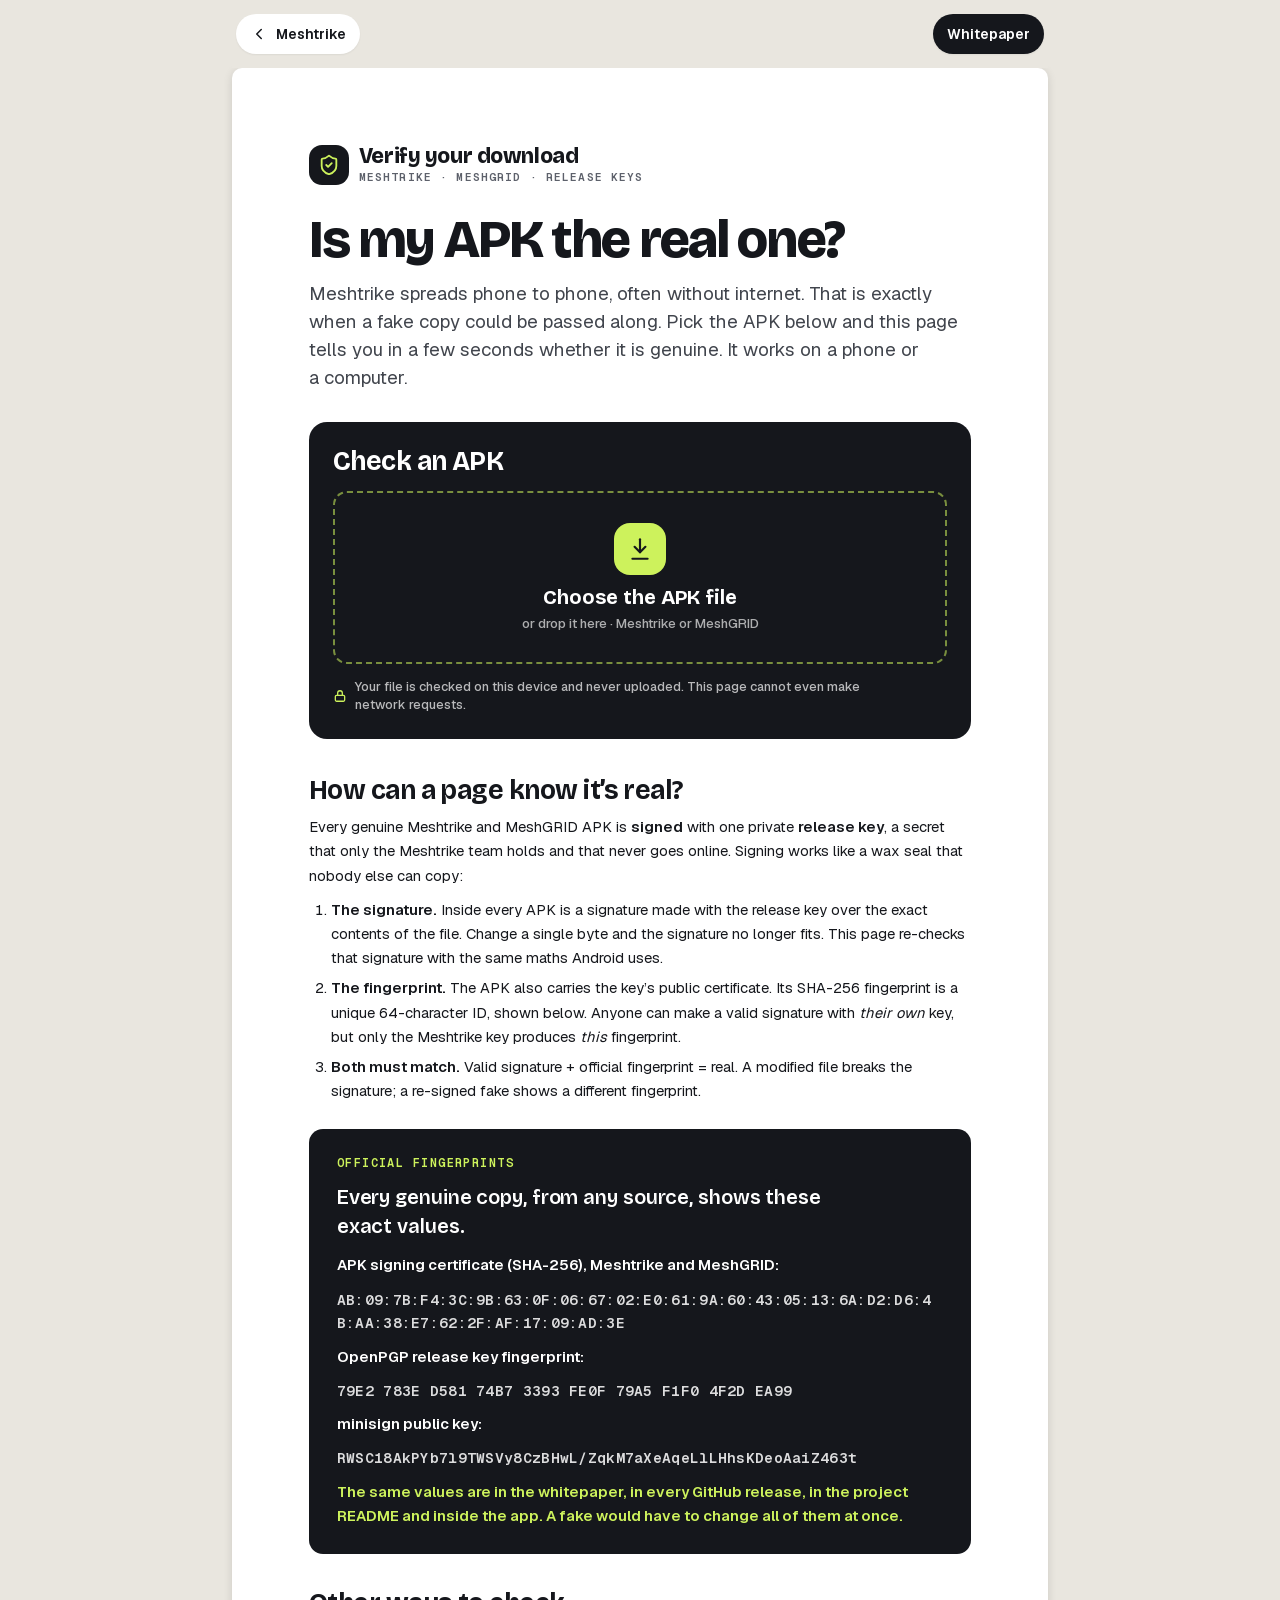
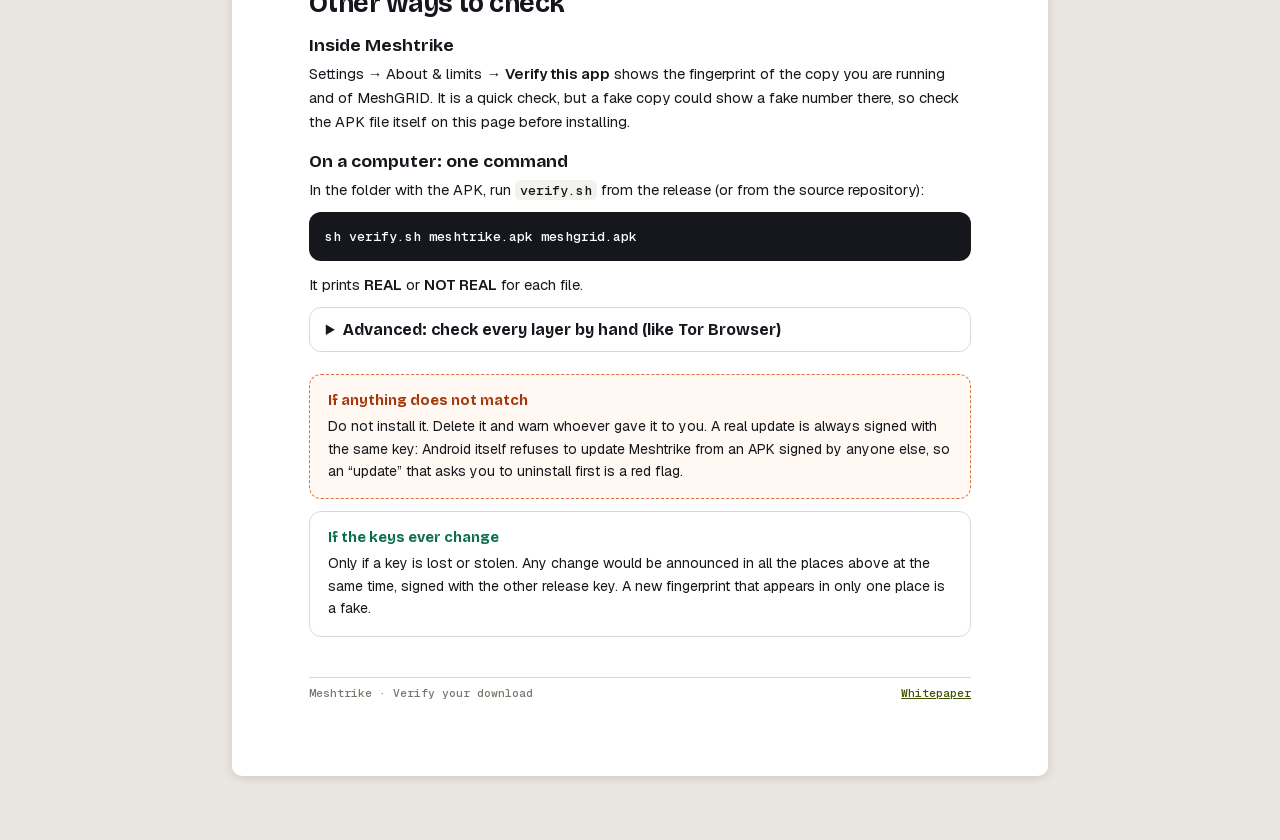
<file: verify.html>
<!DOCTYPE html>
<html lang="en">
<head>
<meta charset="utf-8">
<meta name="viewport" content="width=device-width, initial-scale=1">
<title>Verify your download · Meshtrike</title>
<meta name="description" content="Check that a Meshtrike or MeshGRID APK is the real one, right in your browser. The file never leaves your device.">
<meta name="theme-color" content="#F6F5F1">
<meta name="referrer" content="no-referrer">
<meta http-equiv="Content-Security-Policy" content="default-src 'self'; img-src 'self' data:; style-src 'self' 'unsafe-inline'; script-src 'self'; font-src 'self'; connect-src 'none'; object-src 'none'; base-uri 'self'; form-action 'none'">
<link rel="icon" href="favicon.svg" type="image/svg+xml">
<link rel="preload" href="fonts/bricolage-grotesque-latin.woff2" as="font" type="font/woff2" crossorigin>
<link rel="preload" href="fonts/geist-latin.woff2" as="font" type="font/woff2" crossorigin>
<link rel="stylesheet" href="css/fonts.css">
<link rel="stylesheet" href="css/whitepaper.css">
<script src="js/verify.js" defer></script>
</head>
<body>
<nav class="bar" aria-label="Verify">
  <a class="bar__home" href="index.html"><svg width="18" height="18" viewBox="0 0 24 24" fill="none" stroke="currentColor" stroke-width="2" stroke-linecap="round" stroke-linejoin="round" aria-hidden="true"><path d="m15 18-6-6 6-6"/></svg>Meshtrike</a>
  <a class="bar__print" href="whitepaper.html">Whitepaper</a>
</nav>

<main class="sheet">
  <header class="brand">
    <span class="brand__tile"><svg width="22" height="22" viewBox="0 0 24 24" fill="none" stroke="currentColor" stroke-width="2" stroke-linecap="round" stroke-linejoin="round" aria-hidden="true"><path d="M20 13c0 5-3.5 7.5-7.66 8.95a1 1 0 0 1-.67-.01C7.5 20.5 4 18 4 13V6a1 1 0 0 1 1-1c2 0 4.5-1.2 6.24-2.72a1.17 1.17 0 0 1 1.52 0C14.51 3.81 17 5 19 5a1 1 0 0 1 1 1z"/><path d="m9 12 2 2 4-4"/></svg></span>
    <span class="brand__txt"><span class="brand__name">Verify your download</span><span class="brand__eyebrow">MESHTRIKE · MESHGRID · RELEASE KEYS</span></span>
  </header>

  <h1>Is my APK the real one?</h1>
  <p class="lede">Meshtrike spreads phone to phone, often without internet. That is exactly when a fake copy could be passed along. Pick the APK below and this page tells you in a few seconds whether it is genuine. It works on a phone or a computer.</p>

  <section class="checker keep" data-checker aria-labelledby="chk">
    <h2 id="chk" class="checker__h">Check an APK</h2>
    <label class="checker__drop" data-drop>
      <input type="file" accept=".apk,application/vnd.android.package-archive">
      <span class="checker__icon" aria-hidden="true"><svg width="26" height="26" viewBox="0 0 24 24" fill="none" stroke="currentColor" stroke-width="2" stroke-linecap="round" stroke-linejoin="round"><path d="M12 3v12"/><path d="m7 10 5 5 5-5"/><path d="M5 21h14"/></svg></span>
      <span class="checker__cta">Choose the APK file</span>
      <span class="checker__hint">or drop it here · Meshtrike or MeshGRID</span>
    </label>
    <progress class="checker__bar" data-progress max="1" value="0" hidden></progress>
    <div class="checker__result" data-result role="status" aria-live="polite" hidden></div>
    <p class="checker__privacy"><svg width="14" height="14" viewBox="0 0 24 24" fill="none" stroke="currentColor" stroke-width="2.2" stroke-linecap="round" stroke-linejoin="round" aria-hidden="true"><rect x="4" y="11" width="16" height="10" rx="2"/><path d="M8 11V7a4 4 0 0 1 8 0v4"/></svg>Your file is checked on this device and never uploaded. This page cannot even make network requests.</p>
  </section>

  <h2>How can a page know it’s real?</h2>
  <p>Every genuine Meshtrike and MeshGRID APK is <b>signed</b> with one private <b>release key</b>, a secret that only the Meshtrike team holds and that never goes online. Signing works like a wax seal that nobody else can copy:</p>
  <ol class="gap">
    <li><b>The signature.</b> Inside every APK is a signature made with the release key over the exact contents of the file. Change a single byte and the signature no longer fits. This page re-checks that signature with the same maths Android uses.</li>
    <li><b>The fingerprint.</b> The APK also carries the key’s public certificate. Its SHA-256 fingerprint is a unique 64-character ID, shown below. Anyone can make a valid signature with <i>their own</i> key, but only the Meshtrike key produces <i>this</i> fingerprint.</li>
    <li><b>Both must match.</b> Valid signature + official fingerprint = real. A modified file breaks the signature; a re-signed fake shows a different fingerprint.</li>
  </ol>

  <section class="why keep" aria-labelledby="fp">
    <div class="eyebrow eyebrow--lime" id="fp">OFFICIAL FINGERPRINTS</div>
    <p class="why__lead">Every genuine copy, from any source, shows these exact values.</p>
    <p><b style="color:#fff">APK signing certificate (SHA-256), Meshtrike and MeshGRID:</b></p>
    <p class="fp" data-fp="android">AB:09:7B:F4:3C:9B:63:0F:06:67:02:E0:61:9A:60:43:05:13:6A:D2:D6:4B:AA:38:E7:62:2F:AF:17:09:AD:3E</p>
    <p><b style="color:#fff">OpenPGP release key fingerprint:</b></p>
    <p class="fp" data-fp="openpgp">79E2 783E D581 74B7 3393 FE0F 79A5 F1F0 4F2D EA99</p>
    <p><b style="color:#fff">minisign public key:</b></p>
    <p class="fp" data-fp="minisign">RWSC18AkPYb7l9TWSVy8CzBHwL/ZqkM7aXeAqeLlLHhsKDeoAaiZ463t</p>
    <p class="why__close">The same values are in the whitepaper, in every GitHub release, in the project README and inside the app. A fake would have to change all of them at once.</p>
  </section>

  <h2>Other ways to check</h2>
  <h3>Inside Meshtrike</h3>
  <p>Settings → About &amp; limits → <b>Verify this app</b> shows the fingerprint of the copy you are running and of MeshGRID. It is a quick check, but a fake copy could show a fake number there, so check the APK file itself on this page before installing.</p>

  <h3>On a computer: one command</h3>
  <p>In the folder with the APK, run <code>verify.sh</code> from the release (or from the source repository):</p>
  <pre><code>sh verify.sh meshtrike.apk meshgrid.apk</code></pre>
  <p>It prints <b>REAL</b> or <b>NOT REAL</b> for each file.</p>

  <details class="more">
    <summary>Advanced: check every layer by hand (like Tor Browser)</summary>
    <p>Download the APKs together with <code>SHA256SUMS</code>, <code>SHA256SUMS.asc</code> and <code>SHA256SUMS.minisig</code> from the release, into one folder.</p>
    <h3>1. The files are the ones that were signed</h3>
    <pre><code>shasum -a 256 -c SHA256SUMS</code></pre>
    <p>Every line must end in <b>OK</b>.</p>
    <h3>2. The checksums were signed by Meshtrike (OpenPGP)</h3>
    <pre><code>gpg --import meshtrike-release-openpgp.asc
gpg --verify SHA256SUMS.asc SHA256SUMS</code></pre>
    <p>Look for <b>Good signature from "Meshtrike Releases"</b>, and check the key fingerprint gpg prints against the one above. A warning that the key is “not certified” is normal.</p>
    <h3>3. A second, independent signature (minisign)</h3>
    <pre><code>minisign -Vm SHA256SUMS -P &lt;minisign public key above&gt;</code></pre>
    <p>It must say <b>Signature and comment signature verified</b>.</p>
    <h3>4. The APK is signed with the real key (Android build tools)</h3>
    <pre><code>apksigner verify --print-certs meshtrike.apk</code></pre>
    <p>The <b>certificate SHA-256 digest</b> must equal the APK signing certificate above, with or without colons.</p>
    <h3>Optional: AppVerifier on a phone</h3>
    <p>The open-source AppVerifier app can also compare an installed app’s fingerprint with the one above.</p>
  </details>

  <div class="box box--warn keep">
    <div class="box__t">If anything does not match</div>
    <p>Do not install it. Delete it and warn whoever gave it to you. A real update is always signed with the same key: Android itself refuses to update Meshtrike from an APK signed by anyone else, so an “update” that asks you to uninstall first is a red flag.</p>
  </div>
  <div class="box box--good keep">
    <div class="box__t">If the keys ever change</div>
    <p>Only if a key is lost or stolen. Any change would be announced in all the places above at the same time, signed with the other release key. A new fingerprint that appears in only one place is a fake.</p>
  </div>

  <footer class="foot"><span>Meshtrike · Verify your download</span><span><a href="whitepaper.html">Whitepaper</a></span></footer>
</main>
</body>
</html>
</file>
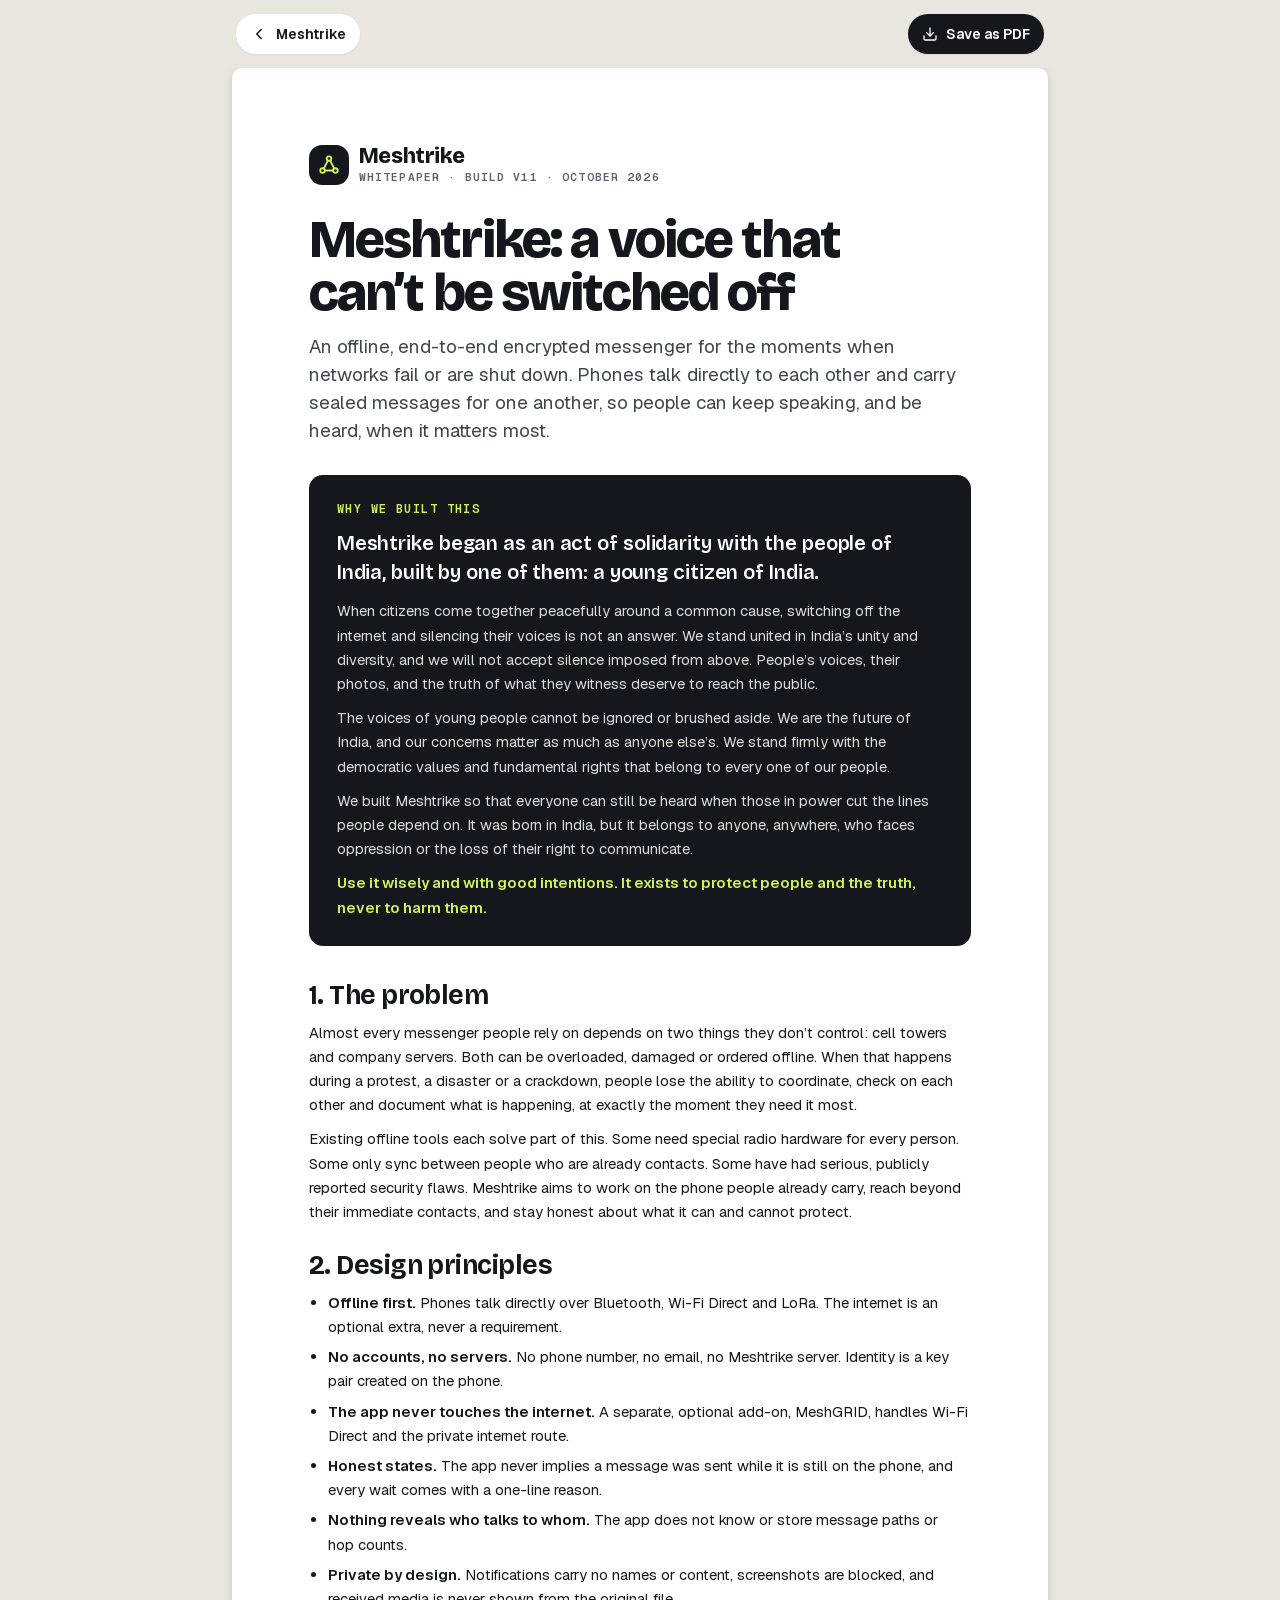
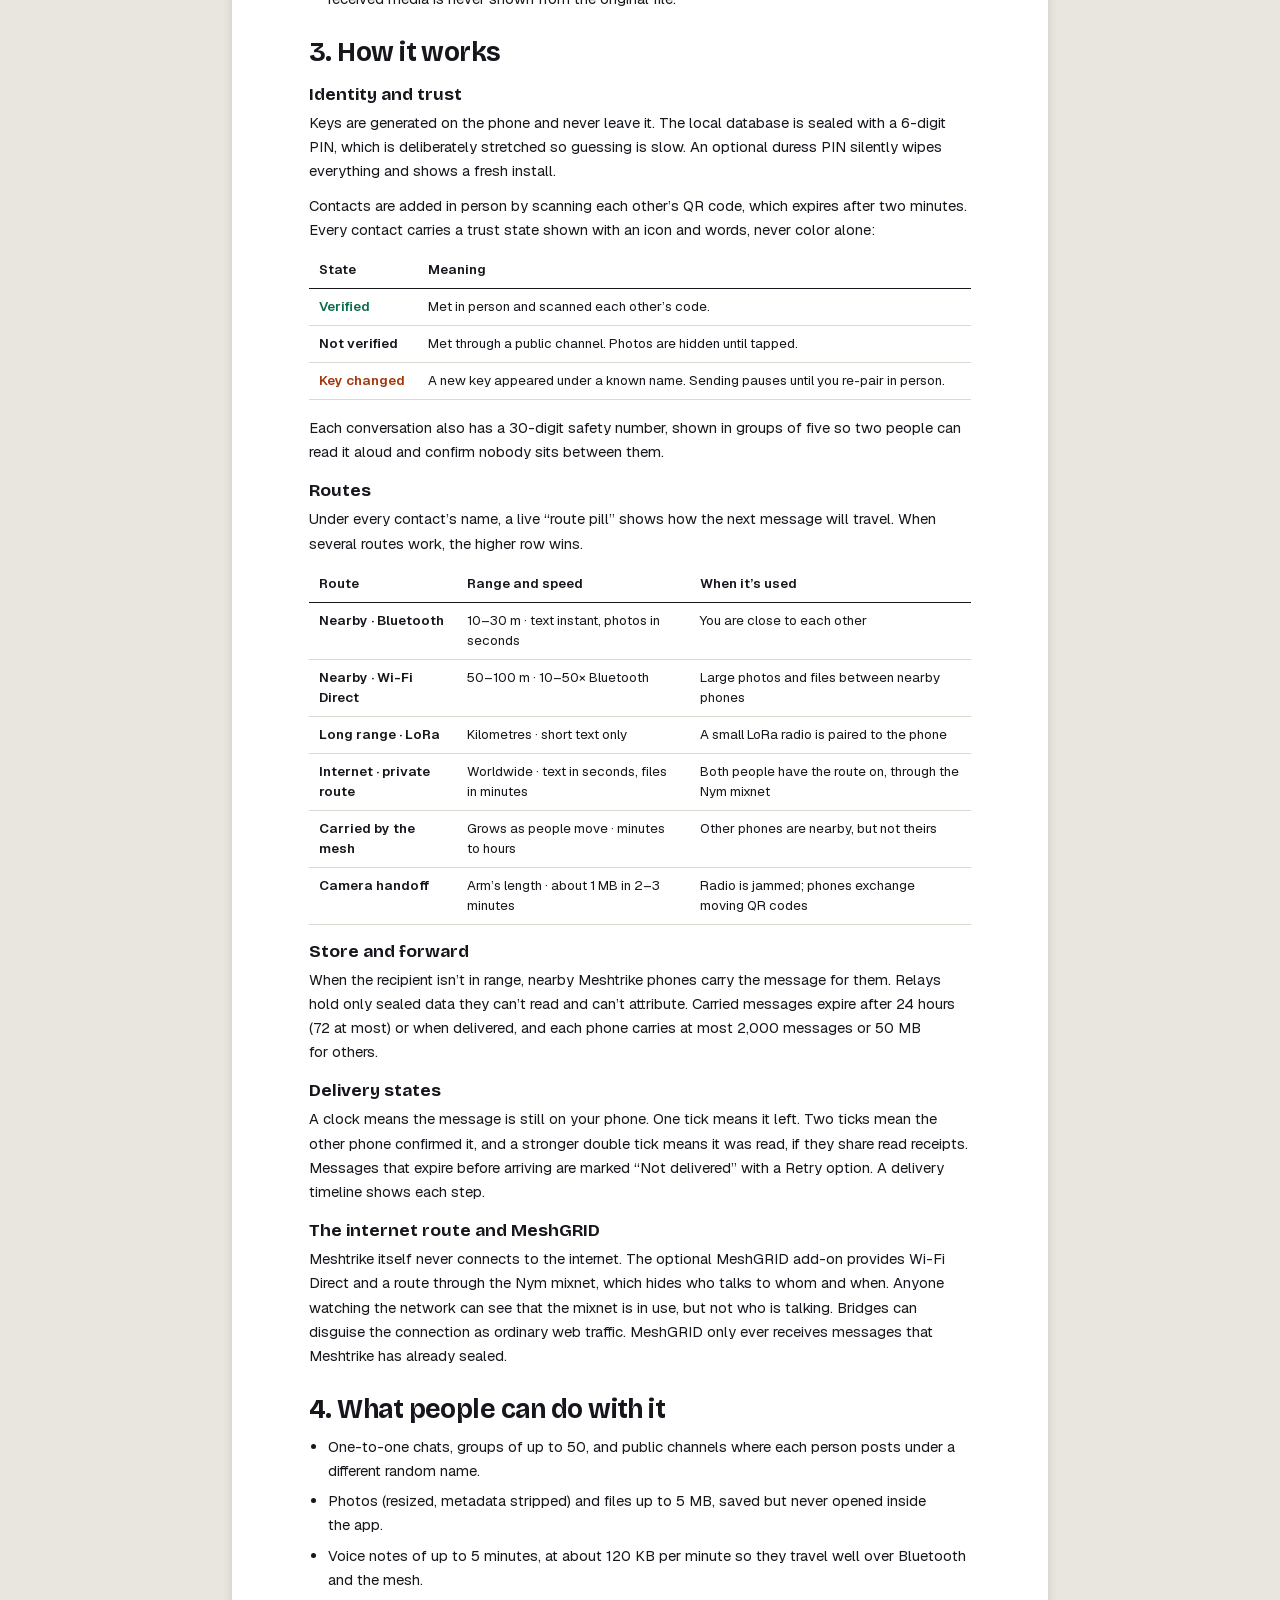
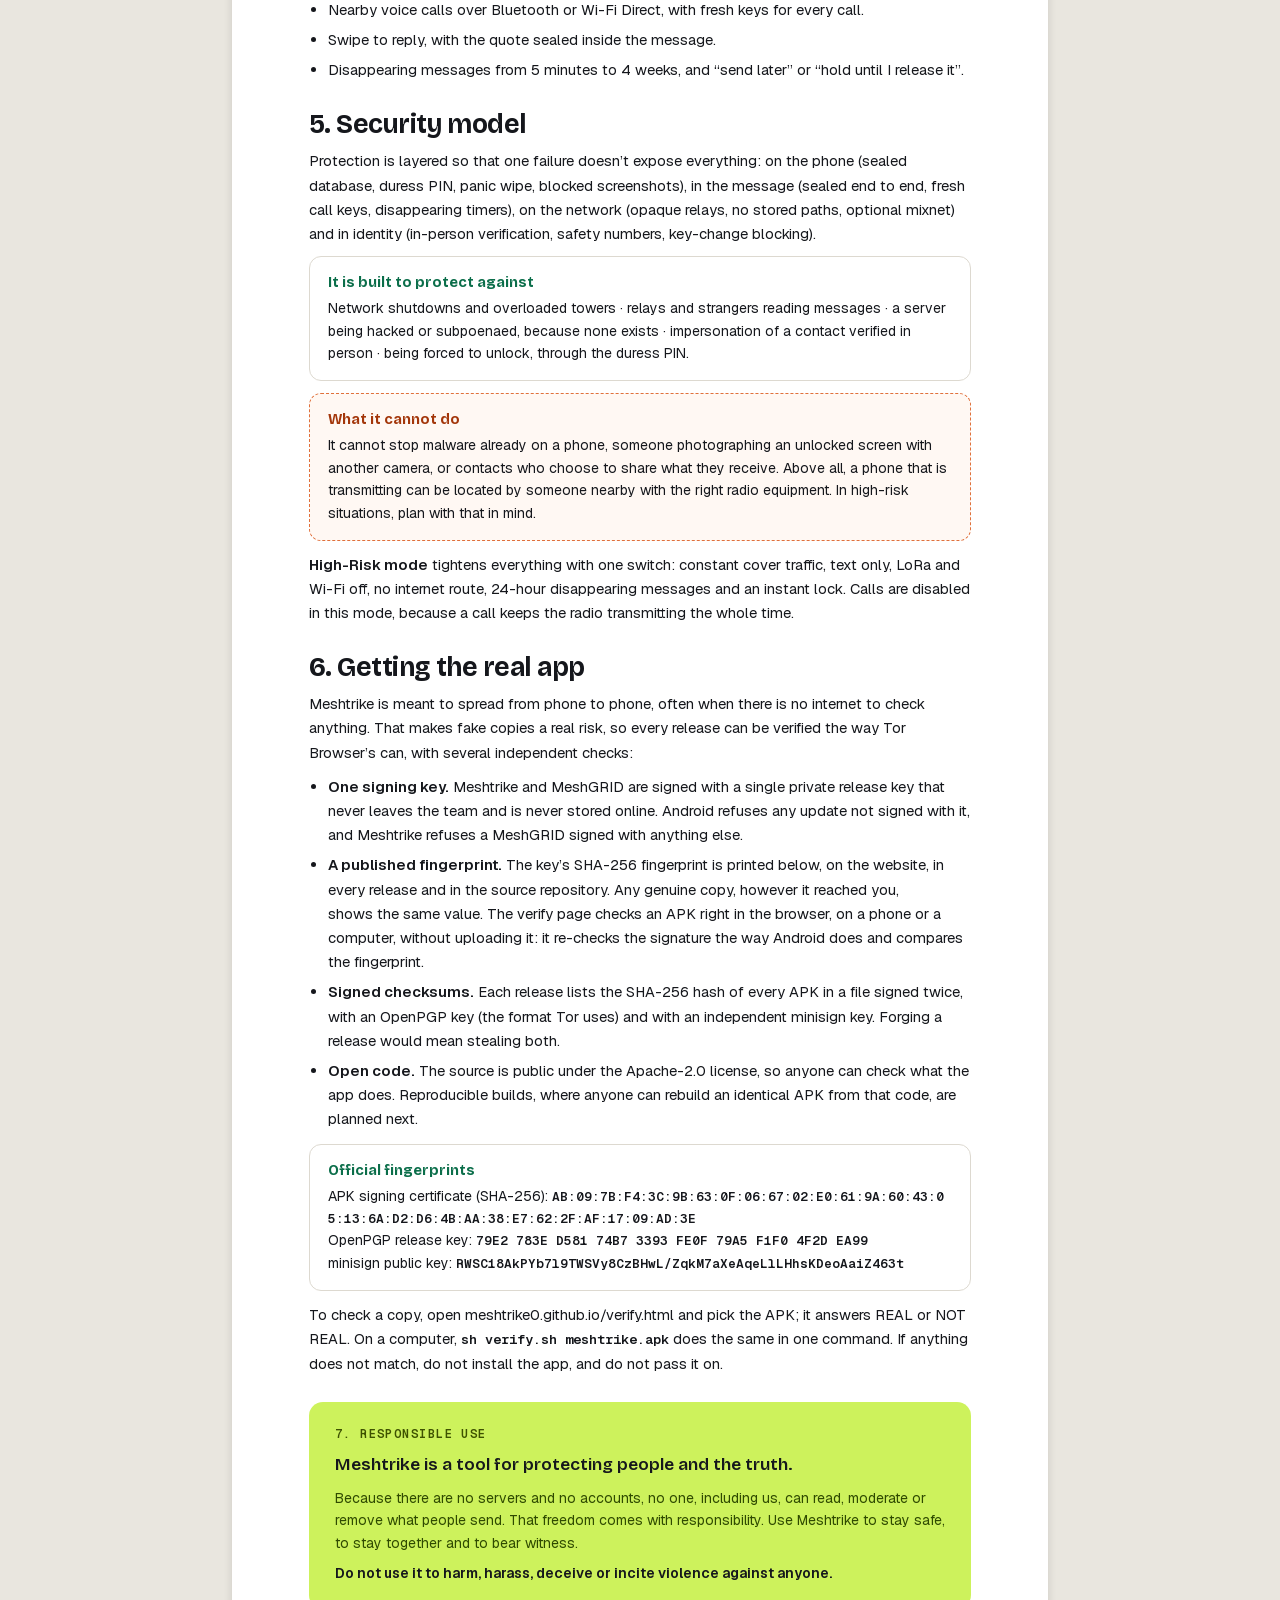
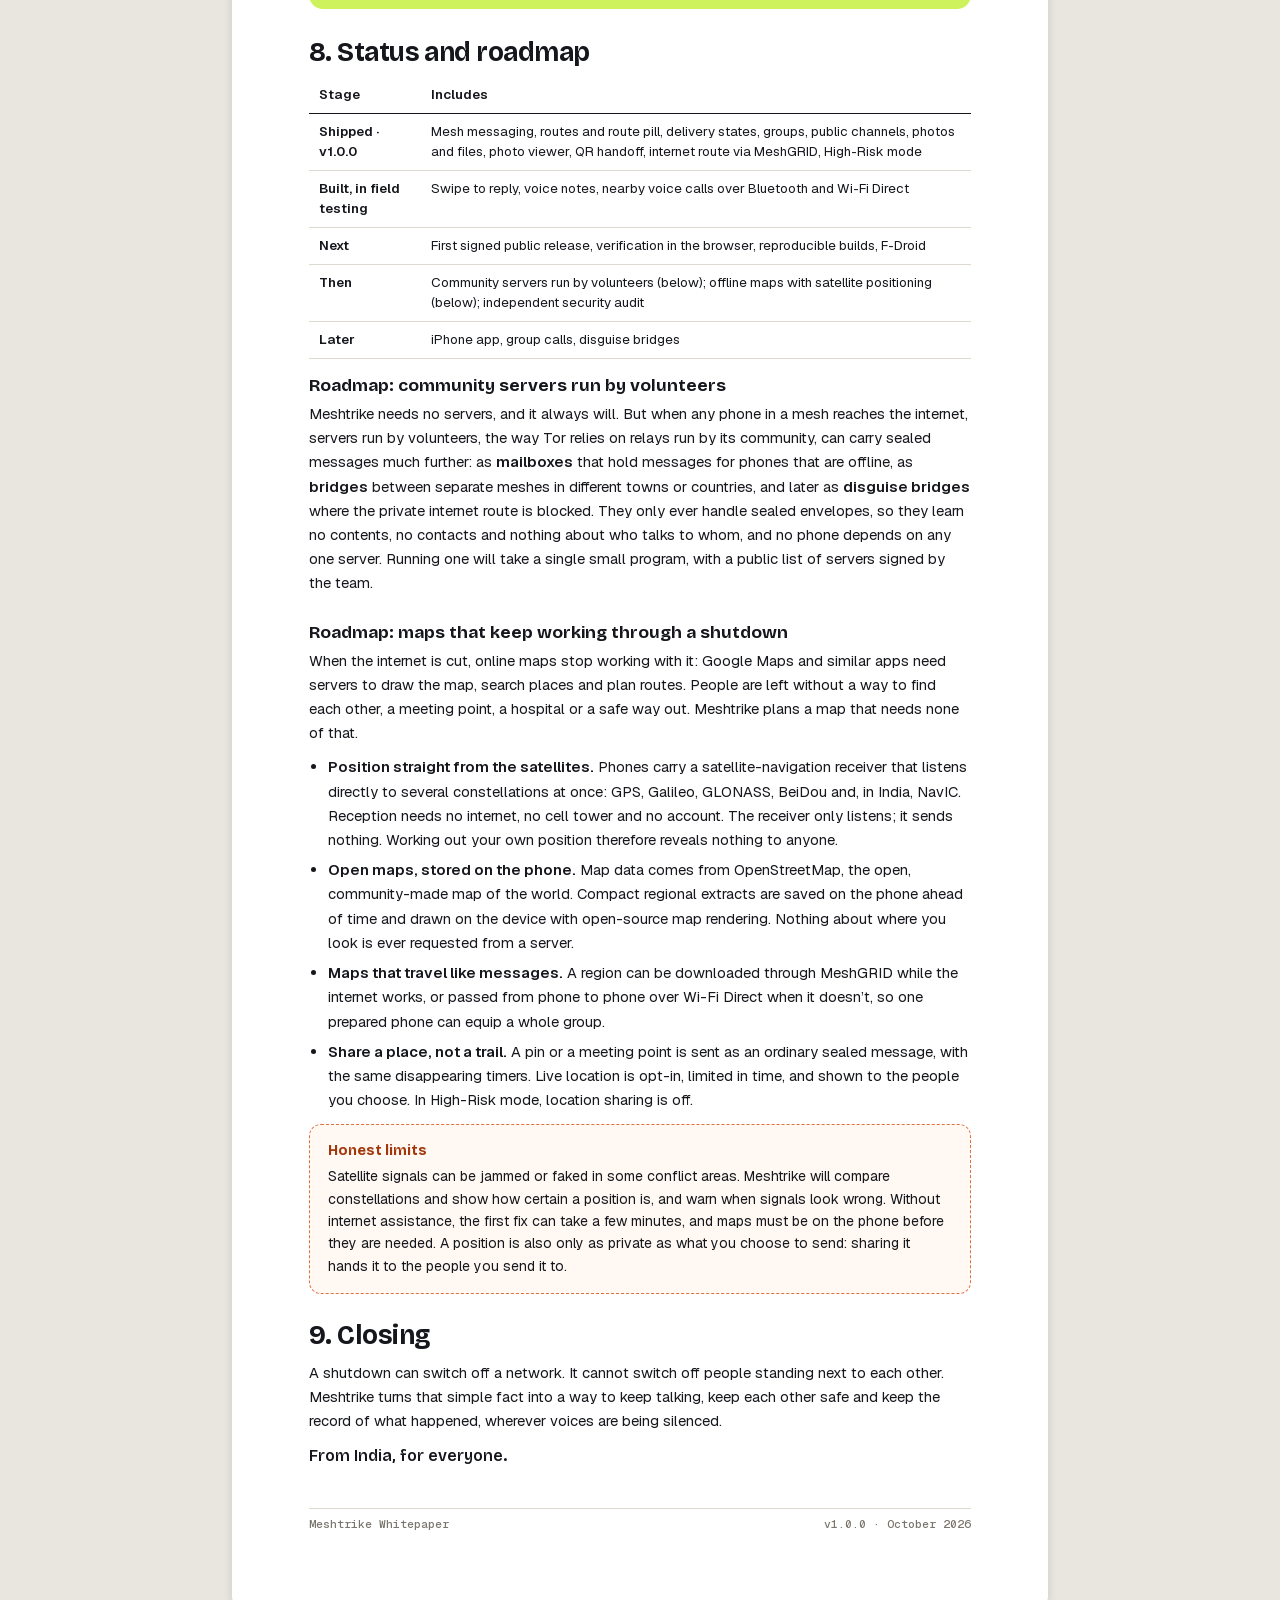
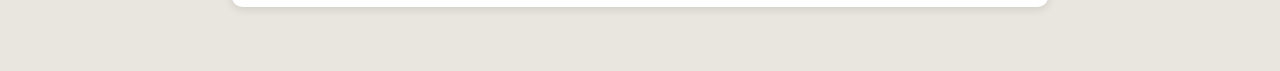
<file: whitepaper.html>
<!DOCTYPE html>
<html lang="en">
<head>
<meta charset="utf-8">
<meta name="viewport" content="width=device-width, initial-scale=1">
<title>Meshtrike Whitepaper · A voice that can’t be switched off</title>
<meta name="description" content="How Meshtrike works: an offline, end-to-end encrypted messenger for when networks fail or are shut down. Design principles, routes, security model, responsible use and roadmap.">
<meta name="theme-color" content="#F6F5F1">
<meta name="referrer" content="no-referrer">
<meta http-equiv="Content-Security-Policy" content="default-src 'self'; img-src 'self' data:; style-src 'self' 'unsafe-inline'; script-src 'self'; font-src 'self'; connect-src 'none'; object-src 'none'; base-uri 'self'; form-action 'none'">
<link rel="icon" href="favicon.svg" type="image/svg+xml">
<link rel="preload" href="fonts/bricolage-grotesque-latin.woff2" as="font" type="font/woff2" crossorigin>
<link rel="preload" href="fonts/geist-latin.woff2" as="font" type="font/woff2" crossorigin>
<link rel="stylesheet" href="css/fonts.css">
<link rel="stylesheet" href="css/whitepaper.css">
<script src="js/whitepaper.js" defer></script>
</head>
<body>
<nav class="bar" aria-label="Whitepaper">
  <a class="bar__home" href="index.html"><svg width="18" height="18" viewBox="0 0 24 24" fill="none" stroke="currentColor" stroke-width="2" stroke-linecap="round" stroke-linejoin="round" aria-hidden="true"><path d="m15 18-6-6 6-6"/></svg>Meshtrike</a>
  <button class="bar__print" type="button" data-print><svg width="16" height="16" viewBox="0 0 24 24" fill="none" stroke="currentColor" stroke-width="2" stroke-linecap="round" stroke-linejoin="round" aria-hidden="true"><path d="M12 15V3"/><path d="m7 10 5 5 5-5"/><path d="M21 15v4a2 2 0 0 1-2 2H5a2 2 0 0 1-2-2v-4"/></svg>Save as PDF</button>
</nav>

<main class="sheet">
  <header class="brand">
    <span class="brand__tile"><svg width="22" height="22" viewBox="0 0 24 24" fill="none" stroke="currentColor" stroke-width="2" stroke-linecap="round" stroke-linejoin="round" aria-hidden="true"><circle cx="12" cy="5" r="2.5"></circle><circle cx="5" cy="18" r="2.5"></circle><circle cx="19" cy="18" r="2.5"></circle><path d="M10.8 7.2 6.3 15.8"></path><path d="M13.2 7.2l4.5 8.6"></path><path d="M7.5 18h9"></path></svg></span>
    <span class="brand__txt"><span class="brand__name">Meshtrike</span><span class="brand__eyebrow">WHITEPAPER · BUILD V11 · OCTOBER 2026</span></span>
  </header>

  <h1>Meshtrike: a voice that can’t be switched off</h1>
  <p class="lede">An offline, end-to-end encrypted messenger for the moments when networks fail or are shut down. Phones talk directly to each other and carry sealed messages for one another, so people can keep speaking, and be heard, when it matters most.</p>

  <section class="why keep" aria-labelledby="why">
    <div class="eyebrow eyebrow--lime" id="why">WHY WE BUILT THIS</div>
    <p class="why__lead">Meshtrike began as an act of solidarity with the people of India, built by one of them: a young citizen of India.</p>
    <p>When citizens come together peacefully around a common cause, switching off the internet and silencing their voices is not an answer. We stand united in India’s unity and diversity, and we will not accept silence imposed from above. People’s voices, their photos, and the truth of what they witness deserve to reach the public.</p>
    <p>The voices of young people cannot be ignored or brushed aside. We are the future of India, and our concerns matter as much as anyone else’s. We stand firmly with the democratic values and fundamental rights that belong to every one of our people.</p>
    <p>We built Meshtrike so that everyone can still be heard when those in power cut the lines people depend on. It was born in India, but it belongs to anyone, anywhere, who faces oppression or the loss of their right to communicate.</p>
    <p class="why__close">Use it wisely and with good intentions. It exists to protect people and the truth, never to harm them.</p>
  </section>

  <h2>1. The problem</h2>
  <p>Almost every messenger people rely on depends on two things they don’t control: cell towers and company servers. Both can be overloaded, damaged or ordered offline. When that happens during a protest, a disaster or a crackdown, people lose the ability to coordinate, check on each other and document what is happening, at exactly the moment they need it most.</p>
  <p class="gap">Existing offline tools each solve part of this. Some need special radio hardware for every person. Some only sync between people who are already contacts. Some have had serious, publicly reported security flaws. Meshtrike aims to work on the phone people already carry, reach beyond their immediate contacts, and stay honest about what it can and cannot protect.</p>

  <h2>2. Design principles</h2>
  <ul class="gap">
    <li><b>Offline first.</b> Phones talk directly over Bluetooth, Wi-Fi Direct and LoRa. The internet is an optional extra, never a requirement.</li>
    <li><b>No accounts, no servers.</b> No phone number, no email, no Meshtrike server. Identity is a key pair created on the phone.</li>
    <li><b>The app never touches the internet.</b> A separate, optional add-on, MeshGRID, handles Wi-Fi Direct and the private internet route.</li>
    <li><b>Honest states.</b> The app never implies a message was sent while it is still on the phone, and every wait comes with a one-line reason.</li>
    <li><b>Nothing reveals who talks to whom.</b> The app does not know or store message paths or hop counts.</li>
    <li><b>Private by design.</b> Notifications carry no names or content, screenshots are blocked, and received media is never shown from the original file.</li>
  </ul>

  <h2>3. How it works</h2>
  <h3>Identity and trust</h3>
  <p>Keys are generated on the phone and never leave it. The local database is sealed with a 6-digit PIN, which is deliberately stretched so guessing is slow. An optional duress PIN silently wipes everything and shows a fresh install.</p>
  <p>Contacts are added in person by scanning each other’s QR code, which expires after two minutes. Every contact carries a trust state shown with an icon and words, never color alone:</p>
  <table>
    <thead><tr><th>State</th><th>Meaning</th></tr></thead>
    <tbody>
      <tr><td class="strong good">Verified</td><td>Met in person and scanned each other’s code.</td></tr>
      <tr><td class="strong">Not verified</td><td>Met through a public channel. Photos are hidden until tapped.</td></tr>
      <tr><td class="strong bad">Key changed</td><td>A new key appeared under a known name. Sending pauses until you re-pair in person.</td></tr>
    </tbody>
  </table>
  <p>Each conversation also has a 30-digit safety number, shown in groups of five so two people can read it aloud and confirm nobody sits between them.</p>

  <h3>Routes</h3>
  <p>Under every contact’s name, a live “route pill” shows how the next message will travel. When several routes work, the higher row wins.</p>
  <div class="table-wrap">
  <table>
    <thead><tr><th>Route</th><th>Range and speed</th><th>When it’s used</th></tr></thead>
    <tbody>
      <tr><td class="strong">Nearby · Bluetooth</td><td>10–30 m · text instant, photos in seconds</td><td>You are close to each other</td></tr>
      <tr><td class="strong">Nearby · Wi-Fi Direct</td><td>50–100 m · 10–50× Bluetooth</td><td>Large photos and files between nearby phones</td></tr>
      <tr><td class="strong">Long range · LoRa</td><td>Kilometres · short text only</td><td>A small LoRa radio is paired to the phone</td></tr>
      <tr><td class="strong">Internet · private route</td><td>Worldwide · text in seconds, files in minutes</td><td>Both people have the route on, through the Nym mixnet</td></tr>
      <tr><td class="strong">Carried by the mesh</td><td>Grows as people move · minutes to hours</td><td>Other phones are nearby, but not theirs</td></tr>
      <tr><td class="strong">Camera handoff</td><td>Arm’s length · about 1 MB in 2–3 minutes</td><td>Radio is jammed; phones exchange moving QR codes</td></tr>
    </tbody>
  </table>
  </div>

  <h3>Store and forward</h3>
  <p>When the recipient isn’t in range, nearby Meshtrike phones carry the message for them. Relays hold only sealed data they can’t read and can’t attribute. Carried messages expire after 24 hours (72 at most) or when delivered, and each phone carries at most 2,000 messages or 50 MB for others.</p>

  <h3>Delivery states</h3>
  <p>A clock means the message is still on your phone. One tick means it left. Two ticks mean the other phone confirmed it, and a stronger double tick means it was read, if they share read receipts. Messages that expire before arriving are marked “Not delivered” with a Retry option. A delivery timeline shows each step.</p>

  <h3>The internet route and MeshGRID</h3>
  <p class="gap">Meshtrike itself never connects to the internet. The optional MeshGRID add-on provides Wi-Fi Direct and a route through the Nym mixnet, which hides who talks to whom and when. Anyone watching the network can see that the mixnet is in use, but not who is talking. Bridges can disguise the connection as ordinary web traffic. MeshGRID only ever receives messages that Meshtrike has already sealed.</p>

  <h2>4. What people can do with it</h2>
  <ul class="gap">
    <li>One-to-one chats, groups of up to 50, and public channels where each person posts under a different random name.</li>
    <li>Photos (resized, metadata stripped) and files up to 5 MB, saved but never opened inside the app.</li>
    <li>Voice notes of up to 5 minutes, at about 120 KB per minute so they travel well over Bluetooth and the mesh.</li>
    <li>Nearby voice calls over Bluetooth or Wi-Fi Direct, with fresh keys for every call.</li>
    <li>Swipe to reply, with the quote sealed inside the message.</li>
    <li>Disappearing messages from 5 minutes to 4 weeks, and “send later” or “hold until I release it”.</li>
  </ul>

  <h2>5. Security model</h2>
  <p>Protection is layered so that one failure doesn’t expose everything: on the phone (sealed database, duress PIN, panic wipe, blocked screenshots), in the message (sealed end to end, fresh call keys, disappearing timers), on the network (opaque relays, no stored paths, optional mixnet) and in identity (in-person verification, safety numbers, key-change blocking).</p>
  <div class="box box--good keep">
    <div class="box__t">It is built to protect against</div>
    <p>Network shutdowns and overloaded towers · relays and strangers reading messages · a server being hacked or subpoenaed, because none exists · impersonation of a contact verified in person · being forced to unlock, through the duress PIN.</p>
  </div>
  <div class="box box--warn keep">
    <div class="box__t">What it cannot do</div>
    <p>It cannot stop malware already on a phone, someone photographing an unlocked screen with another camera, or contacts who choose to share what they receive. Above all, a phone that is transmitting can be located by someone nearby with the right radio equipment. In high-risk situations, plan with that in mind.</p>
  </div>
  <p class="gap"><b>High-Risk mode</b> tightens everything with one switch: constant cover traffic, text only, LoRa and Wi-Fi off, no internet route, 24-hour disappearing messages and an instant lock. Calls are disabled in this mode, because a call keeps the radio transmitting the whole time.</p>

  <h2>6. Getting the real app</h2>
  <p>Meshtrike is meant to spread from phone to phone, often when there is no internet to check anything. That makes fake copies a real risk, so every release can be verified the way Tor Browser’s can, with several independent checks:</p>
  <ul>
    <li><b>One signing key.</b> Meshtrike and MeshGRID are signed with a single private release key that never leaves the team and is never stored online. Android refuses any update not signed with it, and Meshtrike refuses a MeshGRID signed with anything else.</li>
    <li><b>A published fingerprint.</b> The key’s SHA-256 fingerprint is printed below, on the website, in every release and in the source repository. Any genuine copy, however it reached you, shows the same value. The verify page checks an APK right in the browser, on a phone or a computer, without uploading it: it re-checks the signature the way Android does and compares the fingerprint.</li>
    <li><b>Signed checksums.</b> Each release lists the SHA-256 hash of every APK in a file signed twice, with an OpenPGP key (the format Tor uses) and with an independent minisign key. Forging a release would mean stealing both.</li>
    <li><b>Open code.</b> The source is public under the Apache-2.0 license, so anyone can check what the app does. Reproducible builds, where anyone can rebuild an identical APK from that code, are planned next.</li>
  </ul>
  <div class="box box--good keep">
    <div class="box__t">Official fingerprints</div>
    <p>APK signing certificate (SHA-256): <span class="mono" data-fp="android">AB:09:7B:F4:3C:9B:63:0F:06:67:02:E0:61:9A:60:43:05:13:6A:D2:D6:4B:AA:38:E7:62:2F:AF:17:09:AD:3E</span><br>OpenPGP release key: <span class="mono" data-fp="openpgp">79E2 783E D581 74B7 3393 FE0F 79A5 F1F0 4F2D EA99</span><br>minisign public key: <span class="mono" data-fp="minisign">RWSC18AkPYb7l9TWSVy8CzBHwL/ZqkM7aXeAqeLlLHhsKDeoAaiZ463t</span></p>
  </div>
  <p class="gap">To check a copy, open meshtrike0.github.io/verify.html and pick the APK; it answers REAL or NOT REAL. On a computer, <span class="mono">sh verify.sh meshtrike.apk</span> does the same in one command. If anything does not match, do not install the app, and do not pass it on.</p>

  <section class="use keep" aria-labelledby="use">
    <div class="eyebrow eyebrow--olive" id="use">7. RESPONSIBLE USE</div>
    <p class="use__lead">Meshtrike is a tool for protecting people and the truth.</p>
    <p>Because there are no servers and no accounts, no one, including us, can read, moderate or remove what people send. That freedom comes with responsibility. Use Meshtrike to stay safe, to stay together and to bear witness.</p>
    <p class="use__close">Do not use it to harm, harass, deceive or incite violence against anyone.</p>
  </section>

  <h2>8. Status and roadmap</h2>
  <div class="table-wrap">
  <table>
    <thead><tr><th>Stage</th><th>Includes</th></tr></thead>
    <tbody>
      <tr><td class="strong">Shipped · v1.0.0</td><td>Mesh messaging, routes and route pill, delivery states, groups, public channels, photos and files, photo viewer, QR handoff, internet route via MeshGRID, High-Risk mode</td></tr>
      <tr><td class="strong">Built, in field testing</td><td>Swipe to reply, voice notes, nearby voice calls over Bluetooth and Wi-Fi Direct</td></tr>
      <tr><td class="strong">Next</td><td>First signed public release, verification in the browser, reproducible builds, F-Droid</td></tr>
      <tr><td class="strong">Then</td><td>Community servers run by volunteers (below); offline maps with satellite positioning (below); independent security audit</td></tr>
      <tr><td class="strong">Later</td><td>iPhone app, group calls, disguise bridges</td></tr>
    </tbody>
  </table>
  </div>

  <h3>Roadmap: community servers run by volunteers</h3>
  <p class="gap">Meshtrike needs no servers, and it always will. But when any phone in a mesh reaches the internet, servers run by volunteers, the way Tor relies on relays run by its community, can carry sealed messages much further: as <b>mailboxes</b> that hold messages for phones that are offline, as <b>bridges</b> between separate meshes in different towns or countries, and later as <b>disguise bridges</b> where the private internet route is blocked. They only ever handle sealed envelopes, so they learn no contents, no contacts and nothing about who talks to whom, and no phone depends on any one server. Running one will take a single small program, with a public list of servers signed by the team.</p>

  <h3>Roadmap: maps that keep working through a shutdown</h3>
  <p>When the internet is cut, online maps stop working with it: Google Maps and similar apps need servers to draw the map, search places and plan routes. People are left without a way to find each other, a meeting point, a hospital or a safe way out. Meshtrike plans a map that needs none of that.</p>
  <ul>
    <li><b>Position straight from the satellites.</b> Phones carry a satellite-navigation receiver that listens directly to several constellations at once: GPS, Galileo, GLONASS, BeiDou and, in India, NavIC. Reception needs no internet, no cell tower and no account. The receiver only listens; it sends nothing. Working out your own position therefore reveals nothing to anyone.</li>
    <li><b>Open maps, stored on the phone.</b> Map data comes from OpenStreetMap, the open, community-made map of the world. Compact regional extracts are saved on the phone ahead of time and drawn on the device with open-source map rendering. Nothing about where you look is ever requested from a server.</li>
    <li><b>Maps that travel like messages.</b> A region can be downloaded through MeshGRID while the internet works, or passed from phone to phone over Wi-Fi Direct when it doesn’t, so one prepared phone can equip a whole group.</li>
    <li><b>Share a place, not a trail.</b> A pin or a meeting point is sent as an ordinary sealed message, with the same disappearing timers. Live location is opt-in, limited in time, and shown to the people you choose. In High-Risk mode, location sharing is off.</li>
  </ul>
  <div class="box box--warn keep">
    <div class="box__t">Honest limits</div>
    <p>Satellite signals can be jammed or faked in some conflict areas. Meshtrike will compare constellations and show how certain a position is, and warn when signals look wrong. Without internet assistance, the first fix can take a few minutes, and maps must be on the phone before they are needed. A position is also only as private as what you choose to send: sharing it hands it to the people you send it to.</p>
  </div>
  <div class="gap"></div>

  <h2>9. Closing</h2>
  <p>A shutdown can switch off a network. It cannot switch off people standing next to each other. Meshtrike turns that simple fact into a way to keep talking, keep each other safe and keep the record of what happened, wherever voices are being silenced.</p>
  <p class="sign">From India, for everyone.</p>

  <footer class="foot"><span>Meshtrike Whitepaper</span><span>v1.0.0 · October 2026</span></footer>
</main>
</body>
</html>
</file>
<file: css/fonts.css>
/* Self-hosted from Google Fonts (SIL Open Font License). Variable fonts; latin + latin-ext subsets only. */
@font-face{font-family:'Bricolage Grotesque';font-style:normal;font-weight:500 800;font-display:swap;src:url(../fonts/bricolage-grotesque-latin-ext.woff2) format('woff2');unicode-range:U+0100-02BA, U+02BD-02C5, U+02C7-02CC, U+02CE-02D7, U+02DD-02FF, U+0304, U+0308, U+0329, U+1D00-1DBF, U+1E00-1E9F, U+1EF2-1EFF, U+2020, U+20A0-20AB, U+20AD-20C4, U+2113, U+2C60-2C7F, U+A720-A7FF}
@font-face{font-family:'Bricolage Grotesque';font-style:normal;font-weight:500 800;font-display:swap;src:url(../fonts/bricolage-grotesque-latin.woff2) format('woff2');unicode-range:U+0000-00FF, U+0131, U+0152-0153, U+02BB-02BC, U+02C6, U+02DA, U+02DC, U+0304, U+0308, U+0329, U+2000-206F, U+20AC, U+2122, U+2191, U+2193, U+2212, U+2215, U+FEFF, U+FFFD}
@font-face{font-family:'Geist';font-style:normal;font-weight:400 700;font-display:swap;src:url(../fonts/geist-latin-ext.woff2) format('woff2');unicode-range:U+0100-02BA, U+02BD-02C5, U+02C7-02CC, U+02CE-02D7, U+02DD-02FF, U+0304, U+0308, U+0329, U+1D00-1DBF, U+1E00-1E9F, U+1EF2-1EFF, U+2020, U+20A0-20AB, U+20AD-20C4, U+2113, U+2C60-2C7F, U+A720-A7FF}
@font-face{font-family:'Geist';font-style:normal;font-weight:400 700;font-display:swap;src:url(../fonts/geist-latin.woff2) format('woff2');unicode-range:U+0000-00FF, U+0131, U+0152-0153, U+02BB-02BC, U+02C6, U+02DA, U+02DC, U+0304, U+0308, U+0329, U+2000-206F, U+20AC, U+2122, U+2191, U+2193, U+2212, U+2215, U+FEFF, U+FFFD}
@font-face{font-family:'Geist Mono';font-style:normal;font-weight:500 600;font-display:swap;src:url(../fonts/geist-mono-latin-ext.woff2) format('woff2');unicode-range:U+0100-02BA, U+02BD-02C5, U+02C7-02CC, U+02CE-02D7, U+02DD-02FF, U+0304, U+0308, U+0329, U+1D00-1DBF, U+1E00-1E9F, U+1EF2-1EFF, U+2020, U+20A0-20AB, U+20AD-20C4, U+2113, U+2C60-2C7F, U+A720-A7FF}
@font-face{font-family:'Geist Mono';font-style:normal;font-weight:500 600;font-display:swap;src:url(../fonts/geist-mono-latin.woff2) format('woff2');unicode-range:U+0000-00FF, U+0131, U+0152-0153, U+02BB-02BC, U+02C6, U+02DA, U+02DC, U+0304, U+0308, U+0329, U+2000-206F, U+20AC, U+2122, U+2191, U+2193, U+2212, U+2215, U+FEFF, U+FFFD}
</file>
<file: css/style.css>
/* Meshtrike website. Plain CSS, no build step. */

:root{
  --ink:#15171C;
  --black:#0B0C0F;
  --paper:#F6F5F1;
  --lime:#CDF25C;
  --lime-deep:#3E5200;
  --lime-text:#2F4A00;
  --sand:#F0EEE8;
  --sand-2:#EEEBE4;
  --line:#EFECE6;
  --text-2:#41454D;
  --text-3:#5D616B;
  --text-4:#7A766D;
  --display:'Bricolage Grotesque',system-ui,sans-serif;
  --sans:'Geist',system-ui,-apple-system,'Segoe UI',Roboto,sans-serif;
  --mono:'Geist Mono',ui-monospace,SFMono-Regular,Menlo,monospace;
  --gutter:clamp(16px,4vw,40px);
  --ease:cubic-bezier(.2,.8,.2,1);
  --focus:#15171C;
  --max:1240px; /* content width; grows on large screens */
  --u:1px;      /* type/spacing unit; scales with clamp() on large screens */
  --z:1;        /* zoom for fixed-pixel illustrations on large screens */
}

*{box-sizing:border-box}
html{scroll-behavior:smooth;-webkit-text-size-adjust:100%}
body{margin:0;background:var(--paper);font-family:var(--sans);color:var(--ink);-webkit-font-smoothing:antialiased;overflow-x:hidden}
a{color:var(--ink);text-decoration:none}
a:hover{color:var(--lime-deep)}
button{font-family:inherit;color:inherit;cursor:pointer}
img{max-width:100%;display:block}
::selection{background:var(--lime);color:var(--ink)}
[hidden]{display:none!important}
section[id]{scroll-margin-top:84px}
:focus-visible{outline:3px solid var(--focus);outline-offset:3px;border-radius:8px}
.dark{--focus:var(--lime)}
.sr-only{position:absolute;width:1px;height:1px;padding:0;margin:-1px;overflow:hidden;clip:rect(0 0 0 0);white-space:nowrap;border:0}
.skip{position:fixed;left:16px;top:-60px;z-index:200;background:var(--ink);color:#fff;padding:12px 18px;border-radius:99px;font:600 14px var(--sans);transition:top .2s}
.skip:focus{top:12px;color:var(--lime)}

/* Icons (SVG sprite inlined at the top of every page) */
.i{width:1em;height:1em;display:block;flex:none;fill:none;stroke:currentColor;stroke-width:1.9;stroke-linecap:round;stroke-linejoin:round}
.i--fill{fill:currentColor}

/* ---------- Keyframes (from the design) ---------- */
@keyframes riseIn{from{transform:translateY(110%) rotate(4deg)}to{transform:none}}
@keyframes fadeUp{from{opacity:0;transform:translateY(16px)}to{opacity:1;transform:none}}
@keyframes fadeIn{from{opacity:0}to{opacity:1}}
@keyframes bubIn{from{opacity:0;transform:translateY(12px) scale(.96)}to{opacity:1;transform:none}}
@keyframes marq{from{transform:translateX(0)}to{transform:translateX(-50%)}}
@keyframes marqR{from{transform:translateX(-50%)}to{transform:translateX(0)}}
@keyframes spinS{to{transform:rotate(360deg)}}
@keyframes travel{from{offset-distance:0%}to{offset-distance:100%}}
@keyframes dash{to{stroke-dashoffset:-40}}
@keyframes breathe{0%,100%{transform:scale(1);opacity:1}50%{transform:scale(2.2);opacity:0}}
@keyframes ping{0%{transform:translate(-50%,-50%) scale(.2);opacity:.7}100%{transform:translate(-50%,-50%) scale(1);opacity:0}}
@keyframes floaty{0%,100%{transform:translateY(0) rotate(var(--r,0deg))}50%{transform:translateY(-14px) rotate(var(--r,0deg))}}
@keyframes bar{0%,100%{transform:scaleY(.3)}50%{transform:scaleY(1)}}
@keyframes swipeDemo{0%,20%{transform:translateX(0)}40%,60%{transform:translateX(64px)}80%,100%{transform:translateX(0)}}
@keyframes swipeIcon{0%,20%{opacity:0;transform:scale(.5)}40%,60%{opacity:1;transform:scale(1)}80%,100%{opacity:0;transform:scale(.5)}}
@keyframes replyBar{0%,55%{opacity:0;transform:translateY(8px)}65%,92%{opacity:1;transform:none}100%{opacity:0}}
@keyframes blinkC{0%,100%{opacity:1}50%{opacity:.08}}
@keyframes ring{from{stroke-dashoffset:0}to{stroke-dashoffset:302}}
@keyframes ticker{0%,18%{transform:translateY(0)}20%,38%{transform:translateY(-36px)}40%,58%{transform:translateY(-72px)}60%,78%{transform:translateY(-108px)}80%,98%{transform:translateY(-144px)}100%{transform:translateY(-180px)}}
@keyframes pop{0%{transform:scale(.6);opacity:0}60%{transform:scale(1.08);opacity:1}100%{transform:scale(1)}}
@keyframes wiggle{0%,100%{transform:rotate(-6deg)}50%{transform:rotate(6deg)}}
@keyframes dots{0%,80%,100%{opacity:.2}40%{opacity:1}}

/* ---------- Shared ---------- */
.page{position:relative;min-height:100vh;overflow-x:clip}
.wrap{max-width:var(--max);margin:0 auto}
.sec{position:relative;z-index:1;padding-left:var(--gutter);padding-right:var(--gutter)}
.stack{display:flex;flex-direction:column}
.eyebrow{font:600 12px var(--mono);letter-spacing:.12em;color:var(--text-3);margin:0}
.eyebrow--lime{color:var(--lime)}
.h2{margin:0;font:800 clamp(40px,6vw,80px)/.95 var(--display);letter-spacing:-.045em;text-wrap:balance}
.hl{background:var(--lime);color:var(--ink);padding:0 .12em;border-radius:.15em;-webkit-box-decoration-break:clone;box-decoration-break:clone}
.lead{margin:0;font:400 18px/1.55 var(--sans);color:var(--text-2);max-width:520px;text-wrap:pretty}
.split{display:grid;grid-template-columns:repeat(auto-fit,minmax(min(100%,420px),1fr));gap:32px;align-items:end}
.chip{display:inline-flex;align-items:center;gap:7px;height:32px;padding:0 13px 0 10px;border-radius:99px;font:600 13px var(--sans);background:var(--bg);color:var(--fg);flex:none;white-space:nowrap}
.chip .i{font-size:15px}
.chip--plain{padding:0 13px;background:var(--sand);color:var(--ink)}
.c-bt{--fg:#2D57E0;--bg:#E4EBFF}
.c-wifi{--fg:#08736E;--bg:#D9F3EF}
.c-lora{--fg:#B13F0A;--bg:#FDE7D9}
.c-net{--fg:#6236D0;--bg:#ECE5FF}
.c-mesh{--fg:#4E525B;--bg:#EDEBE6}
.c-qr{--fg:#15171C;--bg:#E9E6DF}
.btn{display:inline-flex;align-items:center;gap:10px;height:52px;padding:0 22px;border-radius:99px;font:600 17px var(--sans);transition:transform .25s var(--ease),color .2s,background .2s,box-shadow .2s;white-space:nowrap}
.btn .i{font-size:20px}
.btn--ink{background:var(--ink);color:#fff}
.btn--ink:hover{color:var(--lime)}
.btn--line{background:#fff;color:var(--ink);box-shadow:inset 0 0 0 1.5px var(--ink)}
.btn--lg{height:60px;padding:0 28px}
.tilt{transition:transform .3s var(--ease)}

/* Scroll reveal (applied by JS only when motion is allowed) */
.rv{opacity:0;filter:blur(8px);translate:0 46px;transition:opacity .9s var(--ease),translate .9s var(--ease),filter .9s,transform .3s var(--ease)}
.rv.rv-in{opacity:1;filter:none;translate:0 0}

/* Cursor blob */
.blob{position:fixed;left:0;top:0;width:340px;height:340px;margin:-170px 0 0 -170px;border-radius:50%;background:radial-gradient(circle,rgba(205,242,92,.55),rgba(205,242,92,0) 65%);pointer-events:none;z-index:0;opacity:0;transition:opacity .4s;mix-blend-mode:multiply}
.blob.on{opacity:1}

/* ---------- Header ---------- */
.hdr{position:sticky;top:0;z-index:50;padding:14px var(--gutter)}
.nav{position:relative;max-width:var(--max);margin:0 auto;display:flex;align-items:center;gap:12px;background:rgba(255,255,255,.82);-webkit-backdrop-filter:blur(14px);backdrop-filter:blur(14px);border-radius:99px;padding:8px 8px 8px 18px;box-shadow:0 1px 0 rgba(0,0,0,.04),0 12px 30px -18px rgba(30,28,20,.3)}
.logo{display:flex;align-items:center;gap:9px;font:800 19px/1 var(--display);letter-spacing:-.02em;flex:none;color:var(--ink)}
.logo:hover{color:var(--ink)}
.logo__mark{width:32px;height:32px;border-radius:11px;background:var(--ink);color:var(--lime);display:grid;place-items:center;font-size:18px;transition:transform .35s var(--ease)}
.logo:hover .logo__mark{transform:rotate(-8deg) scale(1.06)}
.nav__spacer{flex:1}
.nav__links{display:flex;align-items:center;gap:2px;margin:0;padding:0;list-style:none}
.nav__links>li>a,.more__btn{display:flex;align-items:center;gap:5px;height:40px;padding:0 13px;border-radius:99px;font:500 14px var(--sans);white-space:nowrap;color:var(--ink);transition:background .2s}
.nav__links>li>a:hover,.more__btn:hover{background:var(--sand);color:var(--ink)}
.nav__links>li>a[aria-current="page"],.more__btn.is-current{background:var(--lime);font-weight:600}
details>summary{list-style:none;cursor:pointer}
details>summary::-webkit-details-marker{display:none}
.more{position:relative}
.more__chev{font-size:14px;transition:transform .25s var(--ease)}
.more details[open]>.more__btn{background:var(--sand)}
.more details[open]>.more__btn.is-current{background:var(--lime)}
.more details[open] .more__chev{transform:rotate(180deg)}
@keyframes ddIn{from{opacity:0;transform:translateY(-8px) scale(.98)}to{opacity:1;transform:none}}
.more__menu{position:absolute;right:-8px;top:calc(100% + 16px);width:320px;margin:0;padding:8px;list-style:none;background:#fff;border-radius:26px;box-shadow:0 30px 60px -24px rgba(30,28,20,.35),0 0 0 1px rgba(21,23,28,.05);display:grid;gap:2px;transform-origin:top right;animation:ddIn .28s var(--ease)}
.more__menu a{display:flex;align-items:center;gap:12px;padding:8px 10px;border-radius:18px;color:var(--ink)}
.more__menu a:hover{background:var(--sand);color:var(--ink)}
.more__menu a[aria-current="page"]{background:var(--lime)}
.more__ic{width:38px;height:38px;border-radius:13px;background:var(--sand);display:grid;place-items:center;font-size:17px;flex:none;transition:background .2s,color .2s}
.more__menu a:hover .more__ic,.more__menu a[aria-current="page"] .more__ic{background:var(--ink);color:var(--lime)}
.more__txt{display:flex;flex-direction:column;gap:1px;min-width:0}
.more__t{font:600 14.5px/1.25 var(--sans)}
.more__d{font:400 12.5px/1.3 var(--sans);color:var(--text-3)}
.cart-btn{position:relative;width:42px;height:42px;border:0;border-radius:50%;background:var(--sand);color:var(--ink);display:grid;place-items:center;font-size:18px;flex:none}
.cart-btn:hover{color:var(--ink);background:#E7E4DC}
.cart-btn__soon{position:absolute;top:-3px;right:-3px;width:20px;height:20px;border-radius:50%;background:var(--lime);color:var(--ink);display:grid;place-items:center;font-size:11px}
.nav__dl{height:42px;padding:0 18px;border-radius:99px;background:var(--ink);color:#fff;display:flex;align-items:center;gap:8px;font:600 14px var(--sans);flex:none;white-space:nowrap}
.nav__dl:hover,.nav__dl[aria-current="page"]{color:var(--lime)}
.nav__dl .i{font-size:16px}
/* Mobile menu (a <details>, so it also works without JavaScript) */
.menu{display:none}
.menu__btn{width:42px;height:42px;border-radius:50%;background:var(--sand);display:grid;place-items:center;font-size:19px;transition:background .2s,color .2s}
.menu__close,.menu[open] .menu__open{display:none}
.menu[open] .menu__close{display:block}
.menu[open]>.menu__btn{background:var(--ink);color:var(--lime)}
.menu__panel{position:absolute;left:0;right:0;top:calc(100% + 10px);background:#fff;border-radius:28px;padding:10px;box-shadow:0 30px 60px -24px rgba(30,28,20,.4),0 0 0 1px rgba(21,23,28,.05);max-height:calc(100vh - 96px);max-height:calc(100dvh - 96px);overflow:auto;overscroll-behavior:contain;transform-origin:top;animation:ddIn .28s var(--ease)}
.menu__main,.menu__more{list-style:none;margin:0;padding:0;display:grid;gap:2px}
.menu__main a{display:flex;align-items:center;padding:12px 14px;border-radius:18px;font:700 23px/1.1 var(--display);letter-spacing:-.02em;color:var(--ink)}
.menu__main a:hover,.menu__more a:hover{background:var(--sand);color:var(--ink)}
.menu__main a[aria-current="page"],.menu__more a[aria-current="page"]{background:var(--lime)}
.menu__label{margin:12px 14px 6px;font:600 11px var(--mono);letter-spacing:.12em;color:var(--text-3)}
.menu__more{grid-template-columns:1fr 1fr}
.menu__more a{display:flex;align-items:center;gap:10px;padding:7px 8px;border-radius:16px;font:600 14.5px var(--sans);color:var(--ink)}
.menu__ic{width:34px;height:34px;border-radius:12px;background:var(--sand);display:grid;place-items:center;font-size:16px;flex:none}
.menu__more a[aria-current="page"] .menu__ic{background:var(--ink);color:var(--lime)}
.menu__dl{width:100%;justify-content:center;height:56px;margin-top:12px}
@media (max-width:1000px){
  .nav__links{display:none}
  .menu{display:block}
}
@media (max-width:520px){
  .nav{gap:8px;padding-left:14px}
  .cart-btn{display:none}
  .nav__dl{padding:0 16px}
  .nav__dl .i{display:none}
}
@media (max-width:359px){.menu__more{grid-template-columns:1fr}}

/* ---------- Hero ---------- */
.hero{padding-top:40px;padding-bottom:80px}
.hero__bg{position:absolute;inset:-40px 0 0 0;width:100%;height:calc(100% + 40px);z-index:-1;opacity:.9}
.hero__bg .lines{animation:dash 2.4s linear infinite}
.traveler{position:absolute;left:0;top:0;border-radius:50%;z-index:-1;animation:travel 6s cubic-bezier(.6,0,.4,1) infinite}
.traveler--lime{width:16px;height:16px;margin:-8px 0 0 -8px;background:var(--lime);box-shadow:0 0 0 6px rgba(205,242,92,.35),0 0 24px 4px rgba(205,242,92,.6);offset-path:path('M80 140 L260 260 L470 120 L640 300 L860 160 L1060 280');opacity:.9}
.traveler--ink{width:12px;height:12px;margin:-6px 0 0 -6px;background:var(--ink);offset-path:path('M210 480 L430 560 L640 300 L820 520 L1120 600');animation-duration:7.5s;animation-delay:1.5s;opacity:.5}
.hero__grid{max-width:var(--max);margin:0 auto;display:grid;grid-template-columns:repeat(auto-fit,minmax(min(100%,460px),1fr));gap:48px;align-items:center}
.hero__copy{display:flex;flex-direction:column;gap:28px;min-width:0}
.badge{display:flex;align-items:center;gap:10px;width:fit-content;max-width:100%;padding:7px 14px 7px 8px;border-radius:99px;background:#fff;font:600 13px/1.3 var(--sans);box-shadow:0 1px 2px rgba(0,0,0,.06);animation:fadeUp .6s .1s both}
.live{position:relative;width:10px;height:10px;display:block;flex:none}
.live::before,.live::after{content:"";position:absolute;inset:0;border-radius:50%;background:#22A36B}
.live::after{animation:breathe 1.8s infinite}
.h1{margin:0;font:800 clamp(56px,8.2vw,116px)/.9 var(--display);letter-spacing:-.055em}
/* Each line clips the rise-in animation. The padding gives the glyph box and the lime highlight room
   inside the clip (Bricolage's ascent+descent is taller than the .9 line-height); the negative margin
   keeps the visual line spacing the same. */
.h1__line{display:block;overflow:hidden;padding:0 .14em .2em;margin:0 -.14em -.14em}
.h1__line:last-child{padding-bottom:.22em;margin-bottom:-.14em}
.h1__in{display:block;animation:riseIn .9s var(--ease) both}
.h1__in--hl{display:inline-block;background:var(--lime);padding:0 .14em;border-radius:.18em;margin-left:-.06em}
.hero__lead{margin:0;max-width:520px;font:400 clamp(17px,1.6vw,20px)/1.5 var(--sans);color:var(--text-2);text-wrap:pretty;animation:fadeUp .7s .6s both}
.hero__ctas{display:flex;flex-wrap:wrap;gap:12px;animation:fadeUp .7s .75s both}
.hero__ctas .btn--line{padding:0 26px}
.hero__chips{display:flex;flex-wrap:wrap;gap:8px;animation:fadeUp .7s .9s both}

.hero__stage{position:relative;display:flex;justify-content:center;padding:20px 0;min-width:0}
.spinner{position:absolute;right:max(0px,calc(50% - 250px));top:-10px;width:130px;height:130px;z-index:3;animation:spinS 14s linear infinite}
.spinner text{font:700 11.5px var(--mono);letter-spacing:2.6px}
.spinner__icon{position:absolute;inset:0;display:grid;place-items:center;font-size:30px;color:var(--ink)}
.floater{position:absolute;z-index:3;display:flex;align-items:center;gap:8px;padding:10px 14px 10px 10px;border-radius:18px;font:600 13px var(--sans);animation:floaty 5s ease-in-out infinite;white-space:nowrap}
.floater__ic{width:28px;height:28px;border-radius:9px;display:grid;place-items:center;font-size:15px}
.floater--sealed{left:max(0px,calc(50% - 280px));bottom:70px;--r:-6deg;background:var(--ink);color:#fff;box-shadow:0 18px 40px -16px rgba(0,0,0,.5)}
.floater--sealed .floater__ic{background:var(--lime);color:var(--ink)}
.floater--near{right:max(0px,calc(50% - 270px));bottom:170px;--r:5deg;animation-duration:6s;animation-delay:1s;background:#fff;box-shadow:0 18px 40px -16px rgba(0,0,0,.3)}
.floater--near .floater__ic{background:#EDEBE6}

.phone{position:relative;width:min(330px,calc(100vw - 40px));height:680px;border-radius:52px;background:var(--ink);padding:10px;box-shadow:0 60px 100px -40px rgba(40,36,26,.55),0 0 0 1px rgba(0,0,0,.3);transform:rotate(-3deg);animation:fadeUp 1s .3s both}
.phone__screen{position:relative;width:100%;height:100%;border-radius:42px;overflow:hidden;background:var(--paper);display:flex;flex-direction:column}
.phone__status{height:40px;display:flex;align-items:center;justify-content:space-between;padding:4px 26px 0;font:600 13px var(--sans);flex:none}
.phone__cam{width:20px;height:20px;border-radius:50%;background:var(--ink)}
.phone__bat{width:20px;height:10px;border:1.5px solid var(--ink);border-radius:3px}
.chat-hd{background:#fff;border-bottom:1px solid #ECE9E2;padding:6px 14px 10px;display:flex;flex-direction:column;gap:8px;flex:none}
.chat-hd__row{display:flex;align-items:center;gap:10px}
.chat-hd__back{font-size:20px}
.avatar{width:36px;height:36px;border-radius:12px;background:#D9F57E;color:#2F4A00;display:grid;place-items:center;font:700 14px var(--sans);flex:none}
.chat-hd__who{flex:1;display:flex;flex-direction:column;gap:3px;min-width:0}
.chat-hd__name{font:600 15px var(--sans)}
.verified{display:flex;align-items:center;gap:4px;width:fit-content;padding:2px 7px 2px 5px;border-radius:99px;background:#DCF2E6;color:#0B6E4A;font:600 10.5px var(--sans)}
.verified .i{font-size:11px}
.chat-hd__call{width:34px;height:34px;border-radius:12px;background:var(--lime);display:grid;place-items:center;font-size:16px;flex:none}
.route-pill{display:flex;align-items:center;gap:6px;width:fit-content;height:26px;padding:0 11px 0 9px;border-radius:99px;font:600 11.5px var(--sans);background:var(--bg);color:var(--fg)}
.route-pill .i{font-size:13px}
.route-pill.anim{animation:pop .45s var(--ease)}
.chat{flex:1;padding:14px 12px;display:flex;flex-direction:column;justify-content:flex-end;gap:8px;overflow:hidden}
.bub{max-width:82%;font:400 14px/1.4 var(--sans)}
.bub.anim{animation:bubIn .45s var(--ease)}
.bub--in{align-self:flex-start;background:#fff;border:1px solid #E8E5DE;border-radius:20px 20px 20px 6px;padding:9px 12px}
.bub--out{align-self:flex-end;background:var(--ink);color:#fff;border-radius:20px 20px 6px 20px;padding:9px 12px 7px;display:flex;flex-direction:column;gap:3px}
.bub__st{align-self:flex-end;display:flex;align-items:center;gap:4px;font:500 10.5px var(--sans);color:rgba(255,255,255,.7)}
.bub__st.read{color:var(--lime)}
.bub__st .i{font-size:12px}
.bub--voice{align-self:flex-start;width:220px;max-width:82%;background:#fff;border:1px solid #E8E5DE;border-radius:20px 20px 20px 6px;padding:8px 10px;display:flex;align-items:center;gap:8px}
.bub__play{width:32px;height:32px;border-radius:50%;background:var(--ink);color:var(--lime);display:grid;place-items:center;font-size:12px;flex:none}
.wave{flex:1;height:24px;display:flex;align-items:center;gap:2px}
.wave span{flex:1;border-radius:2px;background:var(--ink);transform-origin:center;animation:bar 1s ease-in-out infinite}
.bub__dur{font:600 10.5px var(--mono);color:var(--text-4)}
.bub--sys{align-self:center;display:flex;align-items:center;gap:6px;padding:5px 11px;border-radius:99px;background:#EDEBE6;color:#4E525B;font:600 11px/1.3 var(--sans);text-align:center;max-width:95%}
.bub--sys.anim{animation:pop .4s}
.composer{padding:6px 10px 20px;display:flex;gap:8px;align-items:center;flex:none}
.composer__btn{width:38px;height:38px;border-radius:50%;background:#fff;display:grid;place-items:center;font-size:17px;flex:none}
.composer__btn--ink{background:var(--ink);color:#fff}
.composer__field{flex:1;height:38px;border-radius:20px;background:#fff;display:flex;align-items:center;padding:0 14px;font:400 13.5px var(--sans);color:#9A968C}

/* ---------- Marquee band ---------- */
.band-wrap{position:relative;z-index:1;overflow-x:clip;padding:12px 0}
.band{background:var(--ink);color:var(--lime);overflow:hidden;padding:22px 0;transform:rotate(-1.5deg);margin:0 -20px}
.band__track{display:flex;width:max-content;animation:marq 22s linear infinite;font:800 clamp(28px,4vw,52px)/1 var(--display);letter-spacing:-.02em;white-space:nowrap}
.band__track span{padding-right:40px}

/* ---------- How it works ---------- */
.how{padding-top:120px;padding-bottom:100px}
.how__inner{gap:56px}
.steps{display:grid;grid-template-columns:repeat(auto-fit,minmax(min(100%,300px),1fr));gap:16px}
.step{position:relative;background:#fff;border-radius:32px;padding:28px;display:flex;flex-direction:column;gap:18px;min-height:340px;overflow:hidden}
.step__n{font:800 96px/.8 var(--display);letter-spacing:-.06em;color:var(--sand-2)}
.step__phones{position:relative;height:90px;display:flex;align-items:center;gap:10px}
.node{width:52px;height:52px;border-radius:17px;display:grid;place-items:center;font-size:22px;flex:none;background:var(--bg,#EEEBE4);color:var(--fg,#15171C);animation:floaty 3s ease-in-out infinite}
.node--ink{--bg:#15171C;--fg:#CDF25C}
.node--lime{--bg:#CDF25C;--fg:#15171C}
.link-dash{flex:1;height:2px;background:repeating-linear-gradient(90deg,#15171C 0 4px,transparent 4px 9px);opacity:.35}
.step__txt{display:flex;flex-direction:column;gap:8px;margin-top:auto}
.step__t,.card__t{margin:0;font:700 24px/1.1 var(--display);letter-spacing:-.02em}
.step__d{margin:0;font:400 15px/1.5 var(--sans);color:var(--text-3);text-wrap:pretty}

.pillbox{background:var(--ink);color:#fff;border-radius:36px;padding:clamp(24px,4vw,44px);display:grid;grid-template-columns:repeat(auto-fit,minmax(min(100%,340px),1fr));gap:36px;align-items:center}
.pillbox__copy{display:flex;flex-direction:column;gap:14px}
.h3{margin:0;font:800 clamp(30px,4vw,48px)/1 var(--display);letter-spacing:-.035em}
.on-dark{margin:0;font:400 16px/1.55 var(--sans);color:rgba(255,255,255,.72)}
.routes{display:flex;flex-direction:column;gap:10px;margin:0;padding:0;list-style:none}
.routes li{display:flex;align-items:center;gap:14px;padding:12px 16px 12px 12px;border-radius:20px;background:rgba(255,255,255,.06);transition:background .2s}
.routes li:hover{background:rgba(255,255,255,.1)}
.routes__range{flex:1;font:400 13.5px/1.4 var(--sans);color:rgba(255,255,255,.72);text-align:right}

/* ---------- Features ---------- */
.features{padding-top:40px;padding-bottom:120px}
.features__inner{gap:48px}
.sec-head{display:flex;flex-direction:column;gap:16px}
.features__head{max-width:820px}
.feat-grid{display:grid;grid-template-columns:repeat(auto-fit,minmax(min(100%,340px),1fr));gap:16px}
.feat{background:#fff;border-radius:32px;padding:28px;display:flex;flex-direction:column;gap:22px;min-height:360px;overflow:hidden}
.feat--lime{background:var(--lime)}
.feat--black{background:var(--black);color:#fff}
.feat--ink{background:var(--ink);color:#fff}
.feat__txt{display:flex;flex-direction:column;gap:6px}
.feat__t{margin:0;font:700 26px/1.05 var(--display);letter-spacing:-.025em}
.feat__d{margin:0;font:400 15px/1.5 var(--sans);color:var(--text-3)}
.feat--lime .feat__d{color:var(--lime-text)}
.feat--black .feat__d,.feat--ink .feat__d{color:rgba(255,255,255,.72)}
.demo-swipe{flex:1;border-radius:22px;background:#F4F2ED;padding:18px;display:flex;flex-direction:column;justify-content:center;gap:10px;position:relative;overflow:hidden;min-height:160px}
.swipe{position:relative;align-self:flex-start}
.swipe__ic{position:absolute;left:4px;top:50%;margin-top:-15px;width:30px;height:30px;border-radius:50%;background:var(--lime);display:grid;place-items:center;font-size:15px;animation:swipeIcon 3.2s ease-in-out infinite}
.swipe__bub{position:relative;background:#fff;border:1px solid #E8E5DE;border-radius:18px 18px 18px 6px;padding:9px 13px;font:400 14px var(--sans);animation:swipeDemo 3.2s var(--ease) infinite}
.replybar{align-self:stretch;background:#fff;border-radius:14px;padding:8px 10px;display:flex;align-items:center;gap:8px;animation:replyBar 3.2s ease-in-out infinite}
.replybar__ic{width:24px;height:24px;border-radius:8px;background:var(--lime);display:grid;place-items:center;font-size:12px}
.replybar__t{font:600 12px var(--sans)}
.bigwave{flex:1;display:flex;align-items:center;gap:4px;padding:0 6px;min-height:160px}
.bigwave span{flex:1;border-radius:4px;background:var(--ink);transform-origin:center;animation:bar 1.1s ease-in-out infinite}
.callstage{flex:1;position:relative;display:grid;place-items:center;min-height:170px}
.callstage__ping{position:absolute;left:50%;top:50%;width:260px;height:260px;border-radius:50%;background:radial-gradient(circle,rgba(205,242,92,.35),rgba(205,242,92,0) 70%);animation:ping 2.4s ease-out infinite}
.callstage__ping--2{background:radial-gradient(circle,rgba(205,242,92,.3),rgba(205,242,92,0) 70%);animation-delay:1.2s}
.callstage__mid{position:relative;display:flex;flex-direction:column;align-items:center;gap:6px}
.callstage__ic{width:72px;height:72px;border-radius:24px;background:var(--lime);color:var(--ink);display:grid;place-items:center;font-size:30px;animation:wiggle .5s ease-in-out infinite}
.callstage__time{font:600 26px var(--mono)}
.callstage__q{font:500 12px var(--sans);color:rgba(255,255,255,.7)}
.center{flex:1;display:grid;place-items:center}
.timer{position:relative;width:130px;height:130px}
.timer svg{transform:rotate(-90deg);display:block}
.timer__arc{animation:ring 6s linear infinite}
.timer__ic{position:absolute;inset:0;display:grid;place-items:center;font-size:34px}
.qrgrid{display:grid;grid-template-columns:repeat(9,14px);gap:3px;padding:14px;border-radius:20px;background:#F4F2ED}
.qrgrid span{width:14px;height:14px;border-radius:3px;background:var(--ink);animation:blinkC 1.2s steps(2) infinite}
.tick-wrap{flex:1;display:flex;align-items:center;min-height:120px}
.tick{height:36px;overflow:hidden;border-radius:99px;background:rgba(255,255,255,.08);padding:0 16px}
.tick__list{animation:ticker 10s cubic-bezier(.7,0,.3,1) infinite;font:700 15px/36px var(--sans);color:var(--lime);margin:0;padding:0;list-style:none}
.tick__list li{display:flex;align-items:center;gap:8px;height:36px;white-space:nowrap}

/* ---------- Privacy rules ---------- */
.privacy{background:var(--ink);color:#fff;padding-top:120px;padding-bottom:120px;border-radius:56px 56px 0 0}
.privacy__grid{max-width:var(--max);margin:0 auto;display:grid;grid-template-columns:repeat(auto-fit,minmax(min(100%,420px),1fr));gap:56px}
.privacy__head{display:flex;flex-direction:column;gap:20px;align-self:start}
@media (min-width:980px){.privacy__head{position:sticky;top:110px}}
.h2--xl{font-size:clamp(44px,6.5vw,92px);line-height:.92;letter-spacing:-.05em}
.lime{color:var(--lime)}
.privacy__lead{margin:0;font:400 17px/1.55 var(--sans);color:rgba(255,255,255,.7);max-width:440px}
.rules{margin:0;padding:0;list-style:none;display:flex;flex-direction:column}
.rules li{display:grid;grid-template-columns:64px 1fr;gap:18px;padding:28px 0;border-top:1px solid rgba(255,255,255,.12)}
.rules__n{font:600 14px var(--mono);color:var(--lime);padding-top:6px}
.rules__t{margin:0 0 8px;font:700 clamp(22px,2.4vw,30px)/1.1 var(--display);letter-spacing:-.02em}
.rules__d{margin:0;font:400 15.5px/1.55 var(--sans);color:rgba(255,255,255,.68);text-wrap:pretty}

/* ---------- Use-case photo strip ---------- */
.strip{position:relative;z-index:1;background:var(--ink);padding:0 0 120px;overflow:hidden}
.strip__track{display:flex;width:max-content;animation:marqR 30s linear infinite;gap:16px;padding:0 8px;margin:0;list-style:none}
.strip:hover .strip__track,.strip:focus-within .strip__track{animation-play-state:paused}
.ucard{width:min(78vw,380px);height:440px;border-radius:32px;overflow:hidden;position:relative;flex:none;background:var(--bg)}
.slot{position:absolute;inset:0;width:100%;height:100%;display:block}
.slot-img{position:absolute;inset:0;width:100%;height:100%;object-fit:cover}
.ucard__txt{position:absolute;left:0;right:0;bottom:0;padding:24px;display:flex;flex-direction:column;gap:6px;pointer-events:none;background:linear-gradient(transparent,rgba(11,12,15,.85) 45%)}
.ucard__tag{font:600 11px var(--mono);letter-spacing:.12em;color:var(--lime)}
.ucard__t{margin:0;font:800 34px/1 var(--display);letter-spacing:-.03em;color:#fff}
.ucard__d{margin:0;font:400 14.5px/1.45 var(--sans);color:rgba(255,255,255,.8)}

/* ---------- Use cases (tabs) ---------- */
.uses{padding-top:120px;padding-bottom:80px}
.uses__inner{gap:44px}
.uses__head{max-width:860px}
.uses__body{display:flex;flex-wrap:wrap;gap:16px;align-items:flex-start}
.tabs{flex:1 1 280px;display:flex;flex-direction:column;gap:8px}
.tab{display:flex;align-items:center;gap:14px;padding:14px 16px 14px 14px;border:0;border-radius:24px;text-align:left;background:#fff;color:var(--ink);transition:background .25s,color .25s,transform .25s;width:100%}
.tab__ic{width:46px;height:46px;border-radius:15px;display:grid;place-items:center;font-size:21px;flex:none;background:var(--sand);color:var(--ink);transition:background .25s}
.tab__txt{flex:1;display:flex;flex-direction:column;gap:3px}
.tab__t{font:700 18px/1.15 var(--display);letter-spacing:-.01em}
.tab__tag{font:600 10.5px var(--mono);letter-spacing:.1em;opacity:.7}
.tab__arrow{font-size:18px;display:flex;opacity:0;transition:opacity .2s}
.tab[aria-selected="true"]{background:var(--ink);color:#fff;transform:translateX(6px)}
.tab[aria-selected="true"] .tab__ic{background:var(--lime)}
.tab[aria-selected="true"] .tab__arrow{opacity:1}
.tab:not([aria-selected="true"]):hover{background:#FBFAF7}
.panel{flex:999 1 520px;min-width:0;background:#fff;border-radius:36px;padding:clamp(24px,3.5vw,40px);display:flex;flex-direction:column;gap:28px;animation:fadeUp .5s var(--ease)}
.panel__head{display:flex;flex-direction:column;gap:12px}
.panel__tag{font:600 11px var(--mono);letter-spacing:.12em;color:var(--lime-deep);background:var(--lime);padding:6px 10px;border-radius:8px;width:fit-content}
.panel__t{margin:0;font:800 clamp(30px,3.6vw,46px)/1 var(--display);letter-spacing:-.035em}
.panel__s{margin:0;font:400 17px/1.55 var(--sans);color:var(--text-2);max-width:620px;text-wrap:pretty}
.panel__steps{margin:0;padding:0;list-style:none;display:flex;flex-direction:column}
.panel__steps li{display:grid;grid-template-columns:40px 1fr;gap:14px;padding:14px 0;border-top:1px solid var(--line);animation:fadeUp .5s both}
.panel__steps li:nth-child(1){animation-delay:.08s}
.panel__steps li:nth-child(2){animation-delay:.16s}
.panel__steps li:nth-child(3){animation-delay:.24s}
.panel__n{width:34px;height:34px;border-radius:50%;background:var(--ink);color:var(--lime);display:grid;place-items:center;font:600 13px var(--mono)}
.panel__st{font:500 16px/1.5 var(--sans);padding-top:5px;text-wrap:pretty}
.panel__meta{display:flex;flex-wrap:wrap;gap:28px}
.panel__group{display:flex;flex-direction:column;gap:10px}
.panel__label{font:600 11px var(--mono);letter-spacing:.1em;color:var(--text-4);margin:0}
.chips{display:flex;flex-wrap:wrap;gap:6px;margin:0;padding:0;list-style:none}

/* ---------- Security ---------- */
.security{padding-top:60px;padding-bottom:120px}
.security__inner{gap:44px}
.layers{display:grid;grid-template-columns:repeat(auto-fit,minmax(min(100%,270px),1fr));gap:16px}
.layer{position:relative;border-radius:32px;padding:26px;display:flex;flex-direction:column;gap:20px;background:var(--bg);color:var(--fg)}
.layer__top{display:flex;align-items:center;justify-content:space-between}
.layer__ic{width:52px;height:52px;border-radius:17px;display:grid;place-items:center;font-size:24px;background:var(--ib);color:var(--ic)}
.layer__n{font:800 44px/1 var(--display);opacity:.18}
.layer ul{margin:0;padding:0;list-style:none;display:flex;flex-direction:column;gap:10px}
.layer li{display:flex;gap:10px;align-items:flex-start;font:400 14.5px/1.45 var(--sans)}
.layer li .i{font-size:15px;margin-top:2px;color:var(--tick)}
.layer li span{opacity:.85}
.l-white{--bg:#fff;--fg:#15171C;--ib:#F0EEE8;--ic:#15171C;--tick:#0B6E4A}
.l-ink{--bg:#15171C;--fg:#fff;--ib:#CDF25C;--ic:#15171C;--tick:#CDF25C;--focus:var(--lime)}
.l-lime{--bg:#CDF25C;--fg:#15171C;--ib:#15171C;--ic:#CDF25C;--tick:#15171C}
.l-green{--bg:#fff;--fg:#15171C;--ib:#DCF2E6;--ic:#0B6E4A;--tick:#0B6E4A}
.pl-grid{display:grid;grid-template-columns:repeat(auto-fit,minmax(min(100%,420px),1fr));gap:16px}
.pl{background:#fff;border-radius:32px;padding:28px;display:flex;flex-direction:column;gap:16px}
.pl--limits{background:var(--sand);border:1.5px dashed #C9C5BB}
.pl__t{margin:0;display:flex;align-items:center;gap:10px;font:700 22px var(--display)}
.pl__ic{width:36px;height:36px;border-radius:12px;display:grid;place-items:center;font-size:18px;background:#DCF2E6;color:#0B6E4A;flex:none}
.pl--limits .pl__ic{background:#FDE4D5;color:#A3360A}
.pl ul{margin:0;padding:0;list-style:none}
.pl li{display:flex;gap:12px;align-items:flex-start;padding:10px 0;border-top:1px solid var(--line);font:500 15.5px/1.45 var(--sans)}
.pl li .i{font-size:16px;margin-top:2px;color:#0B6E4A}
.pl--limits li{border-top-color:#DDD9D0;color:var(--text-2)}
.pl--limits li .i{color:#A3360A}

/* ---------- Compare ---------- */
.compare{background:var(--ink);color:#fff;padding-top:120px;padding-bottom:120px;border-radius:56px}
.compare__inner{gap:40px}
.compare__lead{margin:0;font:400 17px/1.55 var(--sans);color:rgba(255,255,255,.7);max-width:520px;text-wrap:pretty}
.tbl-wrap{overflow-x:auto;border-radius:28px;background:rgba(255,255,255,.04);-webkit-overflow-scrolling:touch}
.tbl{min-width:900px;width:100%;border-collapse:separate;border-spacing:0;table-layout:fixed}
.tbl col.c-feat{width:20%}
.tbl th,.tbl td{text-align:left;vertical-align:top;font-weight:inherit}
.tbl thead th{padding:22px 16px 18px;vertical-align:bottom}
.tbl thead th:first-child{padding:22px 20px;font:600 11px var(--mono);letter-spacing:.1em;color:rgba(255,255,255,.5)}
.tbl thead th.me{background:var(--lime);color:var(--ink);border-radius:20px 20px 0 0}
.tbl__name{display:block;font:800 21px/1 var(--display);letter-spacing:-.02em}
.tbl__sub{display:block;margin-top:4px;font:500 12px var(--sans);opacity:.7}
.tbl tbody th{padding:18px 20px;border-top:1px solid rgba(255,255,255,.08);font:600 15px/1.35 var(--sans)}
.tbl tbody td{padding:16px;border-top:1px solid rgba(255,255,255,.08)}
.tbl tbody td.me{background:rgba(205,242,92,.1)}
.cell{display:flex;flex-direction:column;gap:7px}
.cell__ic{width:26px;height:26px;border-radius:50%;display:grid;place-items:center;font-size:14px}
.cell__ic--y{background:var(--lime);color:var(--ink)}
.cell__ic--n{background:rgba(255,255,255,.1);color:rgba(255,255,255,.6)}
.cell__ic--p{background:rgba(255,179,138,.18);color:#FFB38A}
.cell__ic--d{background:rgba(255,255,255,.06);color:rgba(255,255,255,.4)}
.cell__t{font:500 13px/1.4 var(--sans);color:rgba(255,255,255,.72)}
td.me .cell__t{color:#fff}
.notes{display:flex;flex-direction:column;gap:8px;font:400 13px/1.55 var(--sans);color:rgba(255,255,255,.6);max-width:900px;margin:0;padding:0;list-style:none}

/* ---------- Swag ---------- */
.swag{padding-top:120px;padding-bottom:120px}
.swag__inner{gap:48px}
.swag__head{display:flex;flex-wrap:wrap;align-items:flex-end;justify-content:space-between;gap:24px}
.swag__title{max-width:760px}
.h2--swag{font-size:clamp(48px,8vw,120px);line-height:.88;letter-spacing:-.055em}
.tilted-hl{display:inline-block;background:var(--lime);padding:0 .12em;border-radius:.15em;transform:rotate(-2deg)}
.soon-row{display:flex;flex-wrap:wrap;align-items:center;gap:12px 18px;margin-top:6px}
.soon{display:inline-flex;align-items:center;gap:8px;height:40px;padding:0 16px 0 13px;margin:0;border-radius:99px;background:var(--ink);color:var(--lime);font:600 13px var(--mono);letter-spacing:.1em;text-transform:uppercase;transform:rotate(-2deg);flex:none;box-shadow:0 12px 24px -14px rgba(0,0,0,.5)}
.soon .i{font-size:16px}
.soon-row__t{flex:1 1 260px;margin:0;font:400 16px/1.5 var(--sans);color:var(--text-2);max-width:460px;text-wrap:pretty}
.cats{display:flex;gap:6px;flex-wrap:wrap}
.cat{height:42px;padding:0 18px;border-radius:99px;border:0;font:600 14px var(--sans);background:#fff;color:var(--ink);transition:background .2s,color .2s}
.cat[aria-pressed="true"]{background:var(--ink);color:#fff}
.products{display:grid;grid-template-columns:repeat(auto-fill,minmax(min(100%,280px),1fr));gap:16px;margin:0;padding:0;list-style:none}
.product{background:#fff;border-radius:32px;padding:12px;display:flex;flex-direction:column;gap:14px}
.product__img{position:relative;aspect-ratio:1/1;border-radius:24px;overflow:hidden;background:var(--bg)}
.product__tag{position:absolute;left:12px;top:12px;pointer-events:none;height:28px;padding:0 11px;border-radius:99px;background:var(--ink);color:var(--lime);display:flex;align-items:center;font:600 11px var(--mono);letter-spacing:.06em}
.product__body{display:flex;flex-direction:column;gap:12px;padding:0 8px 8px;flex:1}
.product__row{display:flex;align-items:baseline;justify-content:space-between;gap:10px}
.product__name{margin:0;font:700 20px/1.15 var(--display);letter-spacing:-.015em}
.product__price{font:600 16px var(--mono);flex:none}
.product__desc{margin:0;font:400 13.5px/1.45 var(--sans);color:var(--text-3)}
.sizes{display:flex;gap:6px;flex-wrap:wrap;border:0;margin:0;padding:0;list-style:none}
.size{min-width:44px;height:36px;padding:0 8px;border-radius:12px;display:grid;place-items:center;font:600 13px var(--sans);background:var(--sand);color:var(--ink)}
.add{margin-top:auto;height:50px;border:0;border-radius:99px;font:600 15px var(--sans);display:flex;align-items:center;justify-content:center;gap:8px;background:var(--ink);color:#fff}
.add .i{font-size:17px}
.add--soon{margin-bottom:0;background:var(--sand);color:var(--text-2);border:1.5px dashed #C9C5BB}

/* ---------- FAQ ---------- */
.faq{padding-top:40px;padding-bottom:120px}
.faq__inner{max-width:1000px;gap:40px}
.faq__list{display:flex;flex-direction:column;gap:10px}
.qa{background:#fff;border-radius:26px;overflow:hidden}
.qa h3{margin:0}
.qa__btn{width:100%;border:0;background:none;display:flex;align-items:center;gap:16px;padding:22px 24px;text-align:left;border-radius:26px}
.qa__q{flex:1;font:700 clamp(18px,2vw,22px)/1.25 var(--display);letter-spacing:-.01em}
.qa__pm{width:40px;height:40px;border-radius:50%;display:grid;place-items:center;font-size:18px;flex:none;background:var(--sand);transition:transform .35s cubic-bezier(.3,1.4,.5,1),background .2s}
.qa__btn[aria-expanded="true"] .qa__pm{background:var(--lime);transform:rotate(45deg)}
.qa__a{display:grid;grid-template-rows:0fr;transition:grid-template-rows .4s var(--ease),visibility .4s;visibility:hidden}
.qa__a>div{overflow:hidden}
.qa__a p{margin:0;padding:0 24px 24px;font:400 16px/1.6 var(--sans);color:var(--text-2);max-width:760px;text-wrap:pretty}
.qa.open .qa__a{grid-template-rows:1fr;visibility:visible}


/* ---------- Download ---------- */
.download{padding-bottom:40px}
.dl{position:relative;max-width:var(--max);margin:0 auto;background:var(--lime);border-radius:48px;padding:clamp(32px,6vw,80px);overflow:hidden;display:grid;grid-template-columns:repeat(auto-fit,minmax(min(100%,380px),1fr));gap:40px;align-items:center}
.dl__ring{position:absolute;border-radius:50%;border:2px dashed rgba(21,23,28,.25);animation:spinS 40s linear infinite}
.dl__ring--a{right:-80px;top:-80px;width:360px;height:360px}
.dl__ring--b{right:20px;top:20px;width:160px;height:160px;border-color:rgba(21,23,28,.2);animation-duration:24s;animation-direction:reverse}
.dl__copy{position:relative;display:flex;flex-direction:column;gap:22px}
.h2--dl{font-size:clamp(52px,8vw,112px);line-height:.88;letter-spacing:-.055em}
.dl__lead{margin:0;font:500 18px/1.5 var(--sans);color:var(--lime-text);max-width:480px}
.dl__btns{display:flex;flex-wrap:wrap;gap:12px}
.dl__main{height:64px;padding:0 30px;font-size:18px}
.dl__main .i{font-size:21px}
.dl__reach{height:64px;padding:0 24px;background:rgba(21,23,28,.08);color:var(--ink);font-size:16px}
.dl__reach .i{font-size:19px}
.dl__reach:hover{background:rgba(21,23,28,.14);color:var(--ink)}
.dl__meta{margin:0;font:500 13px/1.5 var(--mono);color:var(--lime-deep)}
.dl__meta>span{white-space:nowrap}
.dl__note{margin:0;font:400 14px/1.5 var(--sans);color:var(--lime-text);max-width:520px}
.dl__qrwrap{position:relative;display:flex;justify-content:center}
.dl__qr{margin:0;background:#fff;border-radius:36px;padding:22px;display:flex;flex-direction:column;align-items:center;gap:14px;transform:rotate(3deg);box-shadow:0 30px 60px -30px rgba(40,60,0,.5)}
.dl__qr svg{width:200px;height:200px;display:block}
.dl__qr figcaption{font:600 13px var(--sans)}

/* ---------- Footer ---------- */
.foot{padding-top:60px;padding-bottom:40px}
.foot__inner{gap:40px}
.foot__top{display:grid;grid-template-columns:minmax(0,1fr) minmax(0,2.4fr);gap:40px 48px;border-top:1px solid #DDD9D0;padding-top:48px}
.foot__brand{display:flex;flex-direction:column;align-items:flex-start;gap:16px}
.foot__brand .foot__tag{max-width:260px}
.foot__dl{height:48px;padding:0 20px;font-size:15px}
.foot__dl .i{font-size:17px}
.foot__nav{display:grid;grid-template-columns:repeat(4,minmax(0,1fr));gap:32px 24px}
.foot__h{margin:0 0 14px;font:600 11px var(--mono);letter-spacing:.12em;color:var(--text-3);text-transform:uppercase}
.foot__links{display:flex;flex-direction:column;align-items:flex-start;gap:10px;margin:0;padding:0;list-style:none}
.foot__links a{font:500 15px/1.3 var(--sans)}
.foot__links a[aria-current="page"]{font-weight:700;box-shadow:inset 0 -.42em 0 var(--lime)}
.foot__ext{display:inline-block;margin-left:4px;font-size:12px;opacity:.5;vertical-align:-1px}
.wordmark{font:800 clamp(56px,14.5vw,220px)/.95 var(--display);letter-spacing:-.06em;color:var(--ink);white-space:nowrap;margin:0}
.foot__row{display:flex;flex-wrap:wrap;gap:8px 24px;justify-content:space-between;align-items:center;border-top:1px solid #DDD9D0;padding-top:24px}
.foot__tag{margin:0;font:500 14px/1.5 var(--sans);color:var(--text-3)}
@media (max-width:900px){.foot__top{grid-template-columns:1fr}}
@media (max-width:640px){.foot__nav{grid-template-columns:repeat(2,minmax(0,1fr))}}

/* ---------- Swag "coming soon" dialog (header bag button) ---------- */
.drawer{position:fixed;inset:0;z-index:80;pointer-events:none}
.drawer.open{pointer-events:auto}
.drawer__scrim{position:absolute;inset:0;background:rgba(21,23,28,.4);-webkit-backdrop-filter:blur(3px);backdrop-filter:blur(3px);opacity:0;transition:opacity .35s}
.drawer.open .drawer__scrim{opacity:1}
.drawer__panel{position:absolute;top:12px;right:12px;bottom:12px;width:min(420px,calc(100vw - 24px));background:#fff;border-radius:32px;display:flex;flex-direction:column;transform:translateX(calc(100% + 24px));transition:transform .5s cubic-bezier(.2,.9,.2,1),visibility 0s .5s;box-shadow:-20px 0 60px -30px rgba(0,0,0,.4);visibility:hidden}
.drawer.open .drawer__panel{transform:translateX(0);visibility:visible;transition:transform .5s cubic-bezier(.2,.9,.2,1),visibility 0s}
.drawer__hd{display:flex;align-items:center;justify-content:space-between;padding:22px 22px 12px}
.drawer__t{margin:0;font:800 28px var(--display);letter-spacing:-.02em}
.icon-btn{width:42px;height:42px;border:0;border-radius:50%;background:var(--sand);display:grid;place-items:center;font-size:18px}
.drawer--soon .drawer__panel{bottom:auto;width:min(400px,calc(100vw - 24px))}
.drawer--soon .drawer__t{font-size:24px;line-height:1.1}
.soon-msg{padding:4px 22px 24px;display:flex;flex-direction:column;align-items:flex-start;gap:14px}
.soon-msg__d{margin:0;font:400 15px/1.55 var(--sans);color:var(--text-2);text-wrap:pretty}
.soon-msg__go{height:50px;padding:0 22px;font-size:15px}
.soon-msg__go .i{font-size:18px}
.empty__ic{width:64px;height:64px;border-radius:22px;background:var(--sand);display:grid;place-items:center;font-size:28px}

/* ---------- Toast ---------- */
.toast{position:fixed;left:50%;bottom:24px;z-index:90;pointer-events:none;background:var(--ink);color:#fff;border-radius:99px;padding:13px 20px;font:500 14px var(--sans);white-space:nowrap;max-width:calc(100vw - 32px);overflow:hidden;text-overflow:ellipsis;box-shadow:0 14px 30px -12px rgba(0,0,0,.5);transform:translate(-50%,24px);opacity:0;transition:all .35s cubic-bezier(.2,.9,.2,1)}
.toast.show{transform:translate(-50%,0);opacity:1}

/* =====================================================================
   Multi-page additions: page heads, link cards, roadmap and sub-pages
   ===================================================================== */

/* ---------- Shared bits ---------- */
[id]{scroll-margin-top:96px}
.btn--lime{background:var(--lime);color:var(--ink)}
.btn--lime:hover{background:#DAF77E;color:var(--ink)}
.btn--ghost{background:rgba(255,255,255,.06);color:#fff;box-shadow:inset 0 0 0 1.5px rgba(255,255,255,.3)}
.btn--ghost:hover{color:var(--lime);box-shadow:inset 0 0 0 1.5px var(--lime)}
.inl{color:inherit;font-weight:600;text-decoration:underline;text-decoration-thickness:1.5px;text-underline-offset:3px}
.dark .inl{color:var(--lime)}
.dark .inl:hover{color:#fff}
.go{display:inline-flex;align-items:center;gap:8px;font:600 16px var(--sans);color:var(--ink);padding:4px 0}
.go .i{font-size:18px;transition:transform .25s var(--ease)}
.go:hover .i{transform:translateX(4px)}
.go--lime{color:var(--lime)}
.go--lime:hover{color:#fff}
code{font:500 .9em var(--mono);background:rgba(21,23,28,.07);padding:.12em .4em;border-radius:6px;white-space:nowrap}
.dark code{background:rgba(255,255,255,.1)}
.nowrap{white-space:nowrap}
.split__aside{display:flex;flex-direction:column;align-items:flex-start;gap:18px}
.chip--ink{--bg:var(--ink);--fg:var(--lime)}

/* Status chips (roadmap, community) */
.st{display:inline-flex;align-items:center;gap:7px;height:28px;padding:0 11px;border-radius:99px;font:600 11px var(--mono);letter-spacing:.08em;text-transform:uppercase;white-space:nowrap;flex:none}
.st .i{font-size:13px}
.st--done{background:var(--lime);color:var(--ink)}
.st--done .i{stroke-width:3}
.st--now{background:#DCF2E6;color:#0B6E4A}
.st__dot{position:relative;width:8px;height:8px;border-radius:50%;background:#22A36B;flex:none}
.st__dot::after{content:"";position:absolute;inset:0;border-radius:50%;background:#22A36B;animation:breathe 1.8s infinite}
.st--plan{background:var(--ink);color:#fff}
.dark .st--plan{background:rgba(255,255,255,.12)}
.st--explore{background:transparent;color:var(--text-2);border:1.5px dashed currentColor}
.dark .st--explore{color:rgba(255,255,255,.75)}
.st--new{background:#FDE7D9;color:#A3360A}
.st--soon{background:var(--ink);color:var(--lime);height:34px;padding:0 13px}

/* Sequenced reveal ([data-seq]: classes added by JS only when motion is allowed) */
.sq>*{opacity:0;translate:0 28px;transition:opacity .7s var(--ease),translate .7s var(--ease);transition-delay:calc(var(--i,0) * .15s + .25s)}
.sq.sq-in>*{opacity:1;translate:0 0}

/* ---------- Page head (sub-pages) ---------- */
.phead{padding-top:clamp(36px,6vw,88px);padding-bottom:clamp(56px,7vw,100px)}
.phead__bg{position:absolute;inset:0;width:100%;height:100%;z-index:-1;-webkit-mask-image:linear-gradient(100deg,transparent 28%,#000 78%);mask-image:linear-gradient(100deg,transparent 28%,#000 78%)}
.phead__bg .lines{animation:dash 2.4s linear infinite}
.phead__inner{display:flex;flex-direction:column;align-items:flex-start;gap:24px}
.phead__eye{animation:fadeUp .6s .05s both}
.h1p{margin:0;max-width:17ch;font:800 clamp(46px,7.4vw,108px)/.92 var(--display);letter-spacing:-.05em;text-wrap:balance;animation:fadeUp .8s .12s both}
.h1p .tilted-hl{padding:0 .1em .04em}
.phead__lead{margin:0;max-width:640px;font:400 clamp(17px,1.6vw,20px)/1.55 var(--sans);color:var(--text-2);text-wrap:pretty;animation:fadeUp .7s .3s both}
.phead__jump,.legend,.glance,.lost__links{display:flex;flex-wrap:wrap;gap:8px;margin:4px 0 0;padding:0;list-style:none;animation:fadeUp .7s .45s both}
.phead__jump a,.lost__links a{display:inline-flex;align-items:center;height:38px;padding:0 15px;border-radius:99px;background:#fff;font:600 13.5px var(--sans);color:var(--ink);box-shadow:0 1px 2px rgba(0,0,0,.05);transition:background .2s,color .2s}
.phead__jump a:hover,.lost__links a:hover{background:var(--ink);color:#fff}

/* ---------- Link cards ---------- */
.lgrid{display:grid;grid-template-columns:repeat(auto-fit,minmax(min(100%,320px),1fr));gap:16px;margin:0;padding:0;list-style:none}
.lgrid>li{display:flex}
.lcard{position:relative;flex:1;display:flex;flex-direction:column;gap:22px;min-height:360px;padding:28px;border-radius:32px;background:#fff;color:var(--ink);overflow:hidden}
.lcard:hover{color:var(--ink)}
.lcard--lime{background:var(--lime)}
.lcard--ink{background:var(--ink);color:#fff}
.lcard--ink:hover{color:#fff}
.lcard--sand{background:var(--sand-2)}
.lcard__art{flex:1;display:flex;flex-wrap:wrap;align-content:center;align-items:center;gap:8px;min-height:130px}
.lcard__txt{display:flex;flex-direction:column;gap:8px;padding-right:58px}
.lcard__eye{font:600 11.5px var(--mono);letter-spacing:.12em;opacity:.65}
.lcard__t{font:700 26px/1.08 var(--display);letter-spacing:-.025em;text-wrap:balance}
.lcard__d{font:400 15px/1.5 var(--sans);color:var(--text-3);text-wrap:pretty}
.lcard--lime .lcard__d{color:var(--lime-text)}
.lcard--ink .lcard__d{color:rgba(255,255,255,.72)}
.lcard__go{position:absolute;right:22px;bottom:22px;width:46px;height:46px;border-radius:50%;background:var(--ink);color:var(--lime);display:grid;place-items:center;font-size:20px;transition:transform .35s var(--ease)}
.lcard--ink .lcard__go{background:var(--lime);color:var(--ink)}
.lcard:hover .lcard__go,.lcard:focus-visible .lcard__go{transform:scale(1.1) rotate(-12deg)}
.lcard--sm{min-height:0;gap:20px}
.lcard--sm .lcard__txt{margin-top:auto}
.lcard--sm .lcard__t{font-size:23px}
.lcard__ic{width:52px;height:52px;border-radius:17px;background:var(--sand);display:grid;place-items:center;font-size:23px;flex:none}
.lcard--lime .lcard__ic{background:var(--ink);color:var(--lime)}
.lcard--ink .lcard__ic{background:var(--lime);color:var(--ink)}
.lcard__art--chips .chip:nth-child(odd){transform:rotate(-3deg)}
.lcard__art--chips .chip:nth-child(even){transform:rotate(2deg)}
.lcard__art--lock{gap:16px;flex-wrap:nowrap}
.lcard__lock{width:92px;height:92px;border-radius:30px;background:var(--lime);color:var(--ink);display:grid;place-items:center;font-size:40px;flex:none;transform:rotate(-6deg);animation:floaty 5s ease-in-out infinite;--r:-6deg}
.lcard__seal{font:600 12px/1.5 var(--mono);letter-spacing:.14em;color:var(--lime);max-width:9em}
.lcard__art--tags span{height:34px;padding:0 13px;border-radius:99px;display:inline-flex;align-items:center;font:600 11.5px var(--mono);letter-spacing:.1em;box-shadow:inset 0 0 0 1.5px var(--ink)}
.lcard__art--tags span:nth-child(2){background:var(--ink);color:var(--lime);transform:rotate(-3deg)}
.lcard__art--pair{flex-wrap:nowrap;gap:12px}
.lcard__app{width:64px;height:64px;border-radius:21px;display:grid;place-items:center;font-size:28px;flex:none}
.lcard__app--ink{background:var(--ink);color:var(--lime)}
.lcard__app--net{background:#ECE5FF;color:#6236D0}
.lcard__wire{position:relative;flex:1;height:2px;background:repeating-linear-gradient(90deg,rgba(21,23,28,.4) 0 5px,transparent 5px 10px)}
.lcard__wire::after{content:"";position:absolute;top:50%;left:0;width:14px;height:14px;margin:-7px 0 0 -7px;border-radius:5px;background:var(--lime);box-shadow:0 0 0 3px #fff,0 0 0 4.5px var(--ink);animation:wire 2.6s var(--ease) infinite}
@keyframes wire{0%{left:0;opacity:0}12%,88%{opacity:1}100%{left:100%;opacity:0}}
.lcard__art--hands{flex-direction:column;flex-wrap:nowrap;align-items:flex-start;gap:8px}
.lcard__bubble{background:#fff;border-radius:18px 18px 18px 6px;padding:9px 14px;font:500 14px var(--sans);box-shadow:0 1px 2px rgba(0,0,0,.05)}
.lcard__bubble--b{align-self:flex-end;background:var(--ink);color:#fff;border-radius:18px 18px 6px 18px}
.lcard__bubble--c{margin-left:18px}
.next{padding-top:20px;padding-bottom:100px}
.next__inner{gap:20px}
.lgrid--next{grid-template-columns:repeat(auto-fit,minmax(min(100%,290px),1fr))}

/* ---------- Home: explore + roadmap teaser ---------- */
.how--teaser{padding-bottom:110px}
.explore{padding-top:20px;padding-bottom:120px}
.explore__inner{gap:48px}
.explore__head{max-width:820px}
.rmt{background:var(--ink);color:#fff;padding-top:120px;padding-bottom:120px;border-radius:56px}
.rmt__inner{gap:64px}
.rmt+.download{padding-top:100px}
.rmt__lead{margin:0;font:400 17px/1.55 var(--sans);color:rgba(255,255,255,.7);max-width:440px;text-wrap:pretty}
.rmt__track{position:relative;display:grid;grid-template-columns:repeat(5,minmax(0,1fr));gap:24px;margin:0;padding:0;list-style:none}
.rmt__track::before,.rmt__track::after{content:"";position:absolute;left:28px;right:0;top:27px;height:2px}
.rmt__track::before{background:repeating-linear-gradient(90deg,rgba(255,255,255,.28) 0 6px,transparent 6px 12px)}
.rmt__track::after{height:4px;top:26px;width:calc(20% + 8px);right:auto;border-radius:4px;background:linear-gradient(90deg,var(--lime),rgba(205,242,92,0))}
.rmt__track.sq::before,.rmt__track.sq::after{clip-path:inset(0 100% 0 0);transition:clip-path 1.8s var(--ease) .1s}
.rmt__track.sq-in::before,.rmt__track.sq-in::after{clip-path:inset(0 0 0 0)}
.rmt__stage{position:relative;display:flex;flex-direction:column;align-items:flex-start;gap:10px}
.rmt__node{position:relative;width:56px;height:56px;border-radius:19px;background:#262A32;color:var(--lime);display:grid;place-items:center;font-size:24px;box-shadow:0 0 0 8px var(--ink);margin-bottom:14px}
.rmt__stage--now .rmt__node{background:var(--lime);color:var(--ink)}
.rmt__stage--now .rmt__node::after{content:"";position:absolute;inset:0;border-radius:inherit;animation:halo 2s var(--ease) infinite}
@keyframes halo{0%{box-shadow:0 0 0 0 rgba(205,242,92,.6)}100%{box-shadow:0 0 0 22px rgba(205,242,92,0)}}
.rmt__when{display:flex;align-items:center;gap:8px;font:600 12px var(--mono);letter-spacing:.14em;color:var(--lime)}
.rmt__new{background:var(--lime);color:var(--ink);padding:3px 6px;border-radius:6px;font-size:10px;letter-spacing:.08em}
.rmt__t{margin:0;font:700 22px/1.1 var(--display);letter-spacing:-.02em;text-wrap:balance}
.rmt__d{margin:0 0 6px;font:400 14.5px/1.5 var(--sans);color:rgba(255,255,255,.66);text-wrap:pretty}
.rmt__stage .st{margin-top:auto}
@media (max-width:900px){
  .rmt__track{grid-template-columns:1fr;gap:28px}
  .rmt__track::before,.rmt__track::after{left:27px;right:auto;top:28px;bottom:28px;width:2px;height:auto}
  .rmt__track::after{width:4px;left:26px;bottom:auto;height:calc(20% + 8px);background:linear-gradient(180deg,var(--lime),rgba(205,242,92,0))}
  .rmt__track.sq::before,.rmt__track.sq::after{clip-path:inset(0 0 100% 0)}
  .rmt__track.sq-in::before,.rmt__track.sq-in::after{clip-path:inset(0 0 0 0)}
  .rmt__stage{display:grid;grid-template-columns:56px 1fr;column-gap:20px;row-gap:6px}
  .rmt__node{grid-row:1/span 4;margin:0}
  .rmt__stage>*:not(.rmt__node){grid-column:2}
  .rmt__stage .st{margin-top:6px;justify-self:start}
}

/* ---------- How it works ---------- */
.ticks{padding-top:20px;padding-bottom:110px}
.ticks__inner{gap:48px}
.tickrow{display:grid;grid-template-columns:repeat(auto-fit,minmax(min(100%,280px),1fr));gap:16px;margin:0;padding:0;list-style:none}
.tickc{background:#fff;border-radius:32px;padding:28px;display:flex;flex-direction:column;gap:10px}
.tickc__st{display:inline-flex;align-items:center;gap:8px;align-self:flex-start;height:42px;padding:0 17px 0 13px;border-radius:99px;background:var(--sand);font:600 15px var(--sans);margin-bottom:22px}
.tickc__st .i{font-size:18px}
.tickc--ink{background:var(--ink);color:#fff}
.tickc--ink .tickc__st{background:var(--lime);color:var(--ink)}
.tickc__t{margin:0;font:700 24px/1.1 var(--display);letter-spacing:-.02em}
.tickc__d{margin:0;font:400 15px/1.5 var(--sans);color:var(--text-3);text-wrap:pretty}
.tickc--ink .tickc__d{color:rgba(255,255,255,.72)}
.routes-sec{padding-top:0;padding-bottom:110px}
.routes-sec__inner{gap:16px}
.pilldemo{justify-self:center;width:100%;max-width:400px;background:#fff;color:var(--ink);border-radius:30px;padding:22px;display:flex;flex-direction:column;gap:16px;transform:rotate(2deg);box-shadow:0 40px 70px -34px rgba(0,0,0,.7)}
.pilldemo__hd{display:flex;align-items:center;gap:12px}
.pilldemo__who{display:flex;flex-direction:column;gap:4px}
.pilltick{height:40px;overflow:hidden}
.pilltick__list{margin:0;padding:0;list-style:none;animation:pills 12s cubic-bezier(.7,0,.3,1) infinite}
.pilltick__list li{height:40px;display:flex;align-items:center}
.pilltick .route-pill{height:34px;padding:0 14px 0 11px;font-size:14px}
.pilltick .route-pill .i{font-size:15px}
@keyframes pills{0%,13%{transform:translateY(0)}16.6%,30%{transform:translateY(-14.2857%)}33.3%,47%{transform:translateY(-28.5714%)}50%,63%{transform:translateY(-42.8571%)}66.6%,80%{transform:translateY(-57.1429%)}83.3%,97%{transform:translateY(-71.4286%)}100%{transform:translateY(-85.7143%)}}
.rgrid{display:grid;grid-template-columns:repeat(auto-fit,minmax(min(100%,330px),1fr));gap:16px;margin:0;padding:0;list-style:none}
.rcard{background:#fff;border-radius:32px;padding:26px;display:flex;flex-direction:column;gap:12px}
.rcard .chip{align-self:flex-start;margin-bottom:10px}
.rcard__t{margin:0;font:700 26px/1.05 var(--display);letter-spacing:-.025em}
.rcard__range{margin:0;display:flex;flex-wrap:wrap;align-items:baseline;gap:2px 10px;font:700 17px/1.3 var(--sans)}
.rcard__range span{font:500 12.5px var(--mono);color:var(--text-3)}
.rcard__d{margin:0;flex:1;font:400 15px/1.5 var(--sans);color:var(--text-3);text-wrap:pretty}
.rcard__needs{margin:6px 0 0;padding-top:14px;border-top:1px solid var(--line);display:flex;flex-wrap:wrap;align-items:center;gap:6px 10px;font:600 14px var(--sans)}
.rcard__needs span{font:600 10.5px var(--mono);letter-spacing:.12em;color:var(--text-4)}
.rcard__needs a{text-decoration:underline;text-underline-offset:3px}
.mg{padding-bottom:110px}
.mg__box{position:relative;max-width:var(--max);margin:0 auto;background:var(--ink);color:#fff;border-radius:48px;padding:clamp(28px,5vw,64px);display:flex;flex-direction:column;gap:44px;overflow:hidden}
.mg__grid{display:grid;grid-template-columns:repeat(auto-fit,minmax(min(100%,420px),1fr));gap:48px;align-items:center}
.mg__copy{display:flex;flex-direction:column;align-items:flex-start;gap:20px}
.mg__h{font-size:clamp(36px,4.8vw,66px)}
.mg__lead{max-width:560px;text-wrap:pretty}
.mg__ctas{display:flex;flex-wrap:wrap;align-items:center;gap:12px 24px;margin-top:4px}
.mgd{display:flex;flex-direction:column;align-items:center}
.mgd__app{display:flex;flex-direction:column;align-items:center;gap:8px;padding:20px 26px;border-radius:28px;background:#22252C;min-width:min(250px,100%);text-align:center}
.mgd__app--mt{background:var(--lime);color:var(--ink);transform:rotate(-2deg)}
.mgd__ic{width:56px;height:56px;border-radius:18px;display:grid;place-items:center;font-size:26px;background:var(--ink);color:var(--lime)}
.mgd__app--mg .mgd__ic{background:#ECE5FF;color:#6236D0}
.mgd__name{font:800 24px/1 var(--display);letter-spacing:-.02em}
.mgd__tag{display:inline-flex;align-items:center;gap:6px;font:600 11.5px var(--mono);letter-spacing:.08em;text-transform:uppercase;opacity:.8}
.mgd__tag .i{font-size:14px}
.mgd__wire{position:relative;height:100px;width:2px;background:repeating-linear-gradient(180deg,rgba(255,255,255,.45) 0 5px,transparent 5px 10px)}
.mgd__env{position:absolute;left:50%;top:0;width:34px;height:34px;margin-left:-17px;border-radius:11px;background:var(--lime);color:var(--ink);display:grid;place-items:center;font-size:16px;animation:envDown 2.6s var(--ease) infinite}
@keyframes envDown{0%{top:-4px;opacity:0}15%,85%{opacity:1}100%{top:70px;opacity:0}}
.mgd__lbl{position:absolute;left:28px;top:50%;transform:translateY(-50%);white-space:nowrap;font:500 12px var(--mono);color:rgba(255,255,255,.6)}
.mgd__out{display:flex;flex-wrap:wrap;justify-content:center;gap:8px;margin-top:18px}
.mg__facts{display:grid;grid-template-columns:repeat(auto-fit,minmax(min(100%,250px),1fr));gap:12px;margin:0;padding:0;list-style:none}
.mg__facts li{display:flex;gap:12px;align-items:flex-start;padding:18px;border-radius:22px;background:rgba(255,255,255,.06);font:400 14.5px/1.5 var(--sans);color:rgba(255,255,255,.72)}
.mg__facts b{color:#fff;font-weight:600}
.mg__facts .i{font-size:18px;color:var(--lime);margin-top:2px}
.mg__note{margin:0;font:400 13px/1.5 var(--sans);color:rgba(255,255,255,.55)}

/* ---------- Feature demos (features page) ---------- */
.features--hard{padding-top:0}
.demo-states{flex:1;border-radius:22px;background:#F4F2ED;padding:18px;display:flex;flex-direction:column;justify-content:center;align-items:flex-end;gap:12px;min-height:160px}
.demo-states__bub{max-width:92%}
.demo-states__st{display:grid;justify-items:end}
.demo-states__st>.bub__st{grid-area:1/1;opacity:0;animation:stCycle 6s infinite}
.demo-states .st-sent{animation-delay:2s}
.demo-states .st-done{animation-delay:4s;color:var(--lime)}
@keyframes stCycle{0%{opacity:0}4%,30%{opacity:1}34%,100%{opacity:0}}
.demo-states__sys{align-self:center}
.demo-states__sys .i{font-size:13px}
.demo-group{flex:1;display:flex;flex-direction:column;justify-content:center;gap:20px;min-height:160px}
.demo-group__stack{display:flex;padding-left:10px}
.demo-group__stack span{width:54px;height:54px;border-radius:18px;background:var(--c);display:grid;place-items:center;font:700 18px var(--sans);margin-left:-10px;box-shadow:0 0 0 4px #fff;animation:floaty 3s ease-in-out infinite}
.demo-group__stack span:nth-child(2){animation-delay:.2s}
.demo-group__stack span:nth-child(3){animation-delay:.4s}
.demo-group__stack span:nth-child(4){animation-delay:.6s}
.demo-group__stack span:nth-child(5){animation-delay:.8s}
.demo-group__stack .demo-group__more{--c:var(--ink);color:var(--lime);font-size:15px;animation-delay:1s}
.demo-group__chans{display:flex;flex-wrap:wrap;gap:8px}
.demo-media{flex:1;position:relative;min-height:200px}
.demo-media__photo{position:absolute;left:2%;top:8px;width:56%;aspect-ratio:4/3;border-radius:18px;overflow:hidden;transform:rotate(-4deg);box-shadow:0 16px 30px -18px rgba(0,0,0,.45)}
.demo-media__photo svg{width:100%;height:100%;display:block}
.demo-media__video{position:absolute;right:2%;top:0;width:40%;aspect-ratio:3/4;max-height:170px;border-radius:18px;background:linear-gradient(160deg,#3A3950,#15171C);transform:rotate(5deg);display:grid;place-items:center;box-shadow:0 16px 30px -18px rgba(0,0,0,.45)}
.demo-media__play{width:42px;height:42px;border-radius:50%;background:var(--lime);color:var(--ink);display:grid;place-items:center;font-size:15px}
.demo-media__dur{position:absolute;right:10px;bottom:9px;font:600 11px var(--mono);color:#fff}
.demo-media__file{position:absolute;left:10%;bottom:0;display:flex;align-items:center;gap:10px;background:#fff;border:1px solid #E8E5DE;border-radius:16px;padding:8px 14px 8px 8px;box-shadow:0 16px 30px -18px rgba(0,0,0,.35);animation:floaty 4s ease-in-out infinite}
.demo-media__fic{width:34px;height:34px;border-radius:11px;background:#FDE7D9;color:#B13F0A;display:grid;place-items:center;font-size:16px;flex:none}
.demo-media__file b{display:block;font:600 13px var(--sans)}
.demo-media__file small{display:block;font:500 11px var(--mono);color:var(--text-4)}
.demo-pin{flex:1;display:flex;flex-direction:column;justify-content:center;align-items:center;gap:24px;min-height:160px;border-radius:22px;background:#F4F2ED}
.demo-pin__dots{display:flex;gap:12px}
.demo-pin__dots span{width:16px;height:16px;border-radius:50%;border:2px solid var(--ink);animation:pinFill 4s infinite}
.demo-pin__dots span:nth-child(2){animation-delay:.2s}
.demo-pin__dots span:nth-child(3){animation-delay:.4s}
.demo-pin__dots span:nth-child(4){animation-delay:.6s}
.demo-pin__dots span:nth-child(5){animation-delay:.8s}
.demo-pin__dots span:nth-child(6){animation-delay:1s}
@keyframes pinFill{0%,6%{background:transparent}10%,75%{background:var(--ink)}85%,100%{background:transparent}}
.demo-pin__row{display:flex;align-items:center;gap:12px}
.demo-pin__hold{position:relative;width:46px;height:46px;display:grid;place-items:center;color:#A3360A;font-size:17px}
.demo-pin__hold>svg:first-child{position:absolute;inset:0;width:100%;height:100%;transform:rotate(-90deg)}
.demo-pin__arc{animation:holdArc 4s ease-in infinite}
@keyframes holdArc{0%,25%{stroke-dashoffset:120}75%,100%{stroke-dashoffset:0}}
.demo-pin__lbl{font:600 13px var(--mono);letter-spacing:.04em;color:#A3360A}
.demo-lora{flex:1;position:relative;display:grid;place-items:center;min-height:170px;overflow:hidden;border-radius:22px}
.demo-lora__ring{position:absolute;left:50%;top:50%;width:240px;height:240px;border-radius:50%;border:2px solid rgba(21,23,28,.4);animation:ping 3s ease-out infinite}
.demo-lora__ring--2{animation-delay:1s}
.demo-lora__ring--3{animation-delay:2s}
.demo-lora__radio{position:relative;width:72px;height:72px;border-radius:24px;background:var(--ink);color:var(--lime);display:grid;place-items:center;font-size:32px}
.demo-lora__km{position:absolute;right:8px;top:10px;font:700 13px var(--mono);background:var(--ink);color:var(--lime);padding:6px 11px;border-radius:99px;transform:rotate(4deg)}
.demo-pill{flex:1;display:grid;place-items:center;min-height:160px}
.demo-pill .pilltick{height:48px}
.demo-pill .pilltick__list li{height:48px}
.demo-pill .route-pill{height:42px;padding:0 17px 0 13px;font-size:15.5px}
.demo-pill .route-pill .i{font-size:17px}

/* ---------- Use cases ---------- */
.strip--page{margin:0 var(--gutter);padding:36px 0;border-radius:48px}
.strip--page+.uses{padding-top:110px}

/* ---------- Security ---------- */
.limits{padding-top:0;padding-bottom:120px}
.limits__inner{gap:44px}
.audit{display:flex;flex-wrap:wrap;align-items:center;gap:20px 28px;padding:clamp(22px,3vw,34px);border-radius:32px;background:#FDE7D9}
.audit__ic{width:58px;height:58px;border-radius:19px;background:#A3360A;color:#fff;display:grid;place-items:center;font-size:26px;flex:none}
.audit__txt{flex:1 1 420px;display:flex;flex-direction:column;gap:8px}
.audit__t{margin:0;font:700 clamp(24px,2.4vw,30px)/1.1 var(--display);letter-spacing:-.02em}
.audit__d{margin:0;max-width:740px;font:400 15.5px/1.55 var(--sans);color:#5A2A12;text-wrap:pretty}
.audit__go{display:flex;flex-wrap:wrap;align-items:center;gap:12px 22px}
.report{padding-top:120px;padding-bottom:110px}
.report__inner{gap:44px}
.report .lgrid{grid-template-columns:repeat(auto-fit,minmax(min(100%,270px),1fr))}

/* ---------- Roadmap ---------- */
.legend{gap:8px}
.shipped{padding-bottom:110px}
.shipped__box{background:#fff;border-radius:40px;padding:clamp(24px,4vw,48px);display:grid;grid-template-columns:minmax(0,1fr) minmax(0,2.1fr);gap:28px 48px}
.shipped__head{display:flex;flex-direction:column;align-items:flex-start;gap:14px}
.shipped__t{margin:0;font:800 clamp(34px,4vw,54px)/1 var(--display);letter-spacing:-.04em}
.shipped__d{margin:0;max-width:300px;font:400 16px/1.5 var(--sans);color:var(--text-3)}
.shipped__list{display:grid;grid-template-columns:repeat(auto-fill,minmax(min(100%,240px),1fr));gap:0 28px;margin:0;padding:0;list-style:none}
.shipped__list li{display:flex;align-items:flex-start;gap:12px;padding:13px 0;border-top:1px solid var(--line);font:500 15.5px/1.4 var(--sans)}
.shipped__list .i{width:22px;height:22px;padding:4px;margin-top:-1px;border-radius:50%;background:var(--lime);color:var(--ink);stroke-width:3.2}
.shipped__wide{grid-column:1/-1}
@media (min-width:901px){.shipped__list{grid-template-columns:repeat(2,minmax(0,1fr))}}
@media (max-width:900px){.shipped__box{grid-template-columns:1fr}}
.rm{padding-bottom:60px}
.rm__inner{gap:64px}
.tl{--rx:27px;position:relative;display:flex;flex-direction:column;gap:44px;margin:0;padding:0;list-style:none}
.tl::before,.tl::after{content:"";position:absolute;top:0;bottom:0;left:var(--rx);pointer-events:none}
.tl::before{width:2px;margin-left:-1px;background:repeating-linear-gradient(180deg,rgba(21,23,28,.24) 0 8px,transparent 8px 16px)}
.tl::after{width:4px;margin-left:-2px;border-radius:4px;background:linear-gradient(180deg,var(--lime) 0,#9BC23A 12%,var(--ink) 34%);transform-origin:50% 0;transform:scaleY(var(--tl-p,1))}
.tl__item{position:relative;padding-left:calc(var(--rx) * 2 + 16px)}
.tl__node{position:absolute;z-index:1;left:0;top:24px;width:54px;height:54px;border-radius:18px;background:var(--ink);color:var(--lime);display:grid;place-items:center;font-size:23px;box-shadow:0 0 0 7px var(--paper)}
.tl__item--now .tl__node{background:var(--lime);color:var(--ink)}
.tl__item--now .tl__node::before,.tl__item--now .tl__node::after{content:"";position:absolute;inset:-7px;border-radius:24px;border:2px solid #A6CF2F;animation:nodePulse 2.4s var(--ease) infinite}
.tl__item--now .tl__node::after{animation-delay:1.2s}
@keyframes nodePulse{0%{transform:scale(.92);opacity:1}100%{transform:scale(1.7);opacity:0}}
.tl__mark{display:none}
.tl__card{position:relative;background:#fff;border-radius:32px;padding:clamp(22px,3vw,34px);display:flex;flex-direction:column;gap:16px}
.tl__card--ink{background:var(--ink);color:#fff;box-shadow:0 40px 70px -40px rgba(21,23,28,.6)}
.tl__card--lime{background:var(--lime)}
.tl__card--sand{background:transparent;border:2px dashed #CFCABE}
.tl__hd{display:flex;flex-wrap:wrap;align-items:center;gap:8px}
.tl__when{margin-right:6px;font:700 13px var(--mono);letter-spacing:.16em}
.tl__card--ink .tl__when{color:var(--lime)}
.tl__t{margin:0;font:800 clamp(28px,3vw,40px)/1 var(--display);letter-spacing:-.035em;text-wrap:balance}
.tl__card--lime .tl__t{padding-right:64px}
.tl__d{margin:0;font:400 16px/1.55 var(--sans);color:var(--text-2);text-wrap:pretty}
.tl__card--ink .tl__d{color:rgba(255,255,255,.72)}
.tl__card--lime .tl__d,.tl__card--lime .role__d{color:var(--lime-text)}
.tl__list{display:flex;flex-direction:column;margin:0;padding:0;list-style:none}
.tl__list li{display:flex;align-items:flex-start;gap:12px;padding:11px 0;border-top:1px solid var(--line);font:400 15px/1.45 var(--sans);color:var(--text-2)}
.tl__list b{font-weight:600;color:var(--ink)}
.tl__list .i{flex:none;margin-top:2px;font-size:17px;color:var(--ink)}
.tl__card--ink .tl__list li{border-top-color:rgba(255,255,255,.1);color:rgba(255,255,255,.7)}
.tl__card--ink .tl__list b{color:#fff}
.tl__card--ink .tl__list .i{color:var(--lime)}
.tl__card--sand .tl__list li{border-top-color:#DDD9D0}
.tl__list--sm li{font-size:14.5px}
.tl__foot{margin:0;padding:14px 16px;border-radius:18px;background:rgba(255,255,255,.07);font:400 14px/1.5 var(--sans);color:rgba(255,255,255,.66)}
.tl__sticker{position:absolute;top:-14px;right:24px;padding:7px 14px;border-radius:14px;background:var(--ink);color:var(--lime);font:800 18px/1 var(--display);letter-spacing:-.01em;transform:rotate(7deg);box-shadow:0 14px 26px -12px rgba(0,0,0,.55)}
.srv{display:block;width:100%;height:auto;margin:2px 0}
.srv__link{animation:dash 1.6s linear infinite}
.srv__env{animation:floaty 3s ease-in-out infinite;transform-box:fill-box;transform-origin:center}
.srv__env--b{animation-delay:1.5s}
.roles{display:grid;gap:8px;margin:0;padding:0;list-style:none}
.role{display:flex;align-items:flex-start;gap:14px;padding:14px;border-radius:20px;background:rgba(255,255,255,.5)}
.role__ic{width:40px;height:40px;border-radius:13px;background:var(--ink);color:var(--lime);display:grid;place-items:center;font-size:18px;flex:none}
.role__t{display:block;margin-bottom:3px;font:700 17px/1.2 var(--display);letter-spacing:-.01em}
.role__d{display:block;font:400 14.5px/1.45 var(--sans)}
.sealed{display:flex;align-items:center;gap:14px;padding:16px 18px;border-radius:20px;background:var(--ink);color:#fff}
.sealed__ic{width:40px;height:40px;border-radius:13px;background:var(--lime);color:var(--ink);display:grid;place-items:center;font-size:18px;flex:none}
.sealed__t{margin:0;font:400 15px/1.45 var(--sans);color:rgba(255,255,255,.78)}
.sealed__t b{color:var(--lime);font-weight:600}
.tl__props{display:flex;flex-wrap:wrap;gap:8px;margin:0;padding:0;list-style:none}
.tl__props li{display:inline-flex;align-items:center;gap:8px;padding:8px 13px;border-radius:99px;background:rgba(21,23,28,.08);font:600 13px/1.3 var(--sans)}
.tl__props .i{font-size:15px}
.tl__cta{align-self:flex-start;height:auto;min-height:56px;padding:12px 22px;white-space:normal;text-align:left;line-height:1.25}
.sats{display:flex;flex-wrap:wrap;gap:6px;margin:0;padding:0;list-style:none}
.sats li{display:inline-flex;align-items:center;gap:6px;height:30px;padding:0 12px;border-radius:99px;background:var(--sand);font:600 12px var(--mono);letter-spacing:.06em}
.sats li:first-child{background:var(--ink);color:var(--lime)}
.sats .i{font-size:14px}
.tl__sub{display:flex;align-items:flex-start;gap:14px;padding:16px;border-radius:20px;background:#DCF2E6}
.tl__subic{width:40px;height:40px;border-radius:13px;background:#0B6E4A;color:#fff;display:grid;place-items:center;font-size:18px;flex:none}
.tl__sub p{margin:0;font:400 14.5px/1.5 var(--sans);color:#174A33}
.tl__sub b{color:#0B3B26}
.tl__block{display:flex;flex-direction:column;gap:8px}
.tl__bt{margin:0;display:flex;align-items:center;gap:9px;font:700 19px/1.2 var(--display);letter-spacing:-.01em}
.tl__bt .i{font-size:18px}
.tl__block>p{margin:0;font:400 14.5px/1.5 var(--sans);color:var(--text-2)}
.tl__duo{display:grid;grid-template-columns:repeat(auto-fit,minmax(min(100%,220px),1fr));gap:16px 24px;padding-top:16px;border-top:1px solid #DDD9D0}
.tl__end{margin:-8px 0 0;display:flex}
.tl__end>span{padding:11px 18px;border-radius:99px;background:#fff;font:500 14px var(--sans);color:var(--text-2);box-shadow:0 1px 2px rgba(0,0,0,.05)}
@media (min-width:1000px){
  .tl{--rx:50%;gap:20px}
  .tl__item{display:grid;grid-template-columns:minmax(0,1fr) 128px minmax(0,1fr);align-items:start;padding-left:0}
  .tl__node{position:relative;left:auto;top:auto;grid-row:1;grid-column:2;justify-self:center;margin-top:30px;width:64px;height:64px;border-radius:21px;font-size:27px;box-shadow:0 0 0 9px var(--paper)}
  .tl__item--now .tl__node::before,.tl__item--now .tl__node::after{inset:-9px;border-radius:28px}
  .tl__card{grid-row:1;grid-column:1}
  .tl__mark{display:flex;flex-direction:column;gap:10px;grid-row:1;grid-column:3;padding-top:14px}
  .tl__item:nth-child(even) .tl__card{grid-column:3}
  .tl__item:nth-child(even) .tl__mark{grid-column:1;align-items:flex-end;text-align:right}
  .tl__big{font:800 clamp(84px,9vw,150px)/.85 var(--display);letter-spacing:-.06em;color:transparent;-webkit-text-stroke:2px #CFCABE}
  .tl__item--now .tl__big{color:var(--ink);-webkit-text-stroke:0}
  .tl__item--new .tl__big{-webkit-text-stroke-color:#A6CF2F}
  .tl__idx{font:600 13px var(--mono);letter-spacing:.14em;color:var(--text-3)}
  .tl__end{justify-content:center;margin-top:-4px}
}
/* Scroll-driven version: the line draws as you scroll and each stage animates in as it enters.
   Only on screen with motion allowed; with reduced motion, in print, and in browsers without scroll timelines and without JS
   everything is simply shown (the JS fallback below covers browsers without scroll timelines). */
@keyframes tlDraw{from{transform:scaleY(0)}to{transform:scaleY(1)}}
@keyframes tlCard{from{opacity:0;translate:0 64px;filter:blur(6px)}to{opacity:1;translate:0 0;filter:none}}
@keyframes tlCardL{from{opacity:0;translate:-72px 40px;rotate:-2deg;filter:blur(6px)}to{opacity:1;translate:0 0;rotate:0deg;filter:none}}
@keyframes tlCardR{from{opacity:0;translate:72px 40px;rotate:2deg;filter:blur(6px)}to{opacity:1;translate:0 0;rotate:0deg;filter:none}}
@keyframes tlNode{from{background-color:#fff;color:#ABA699;scale:.7}}
@keyframes tlMark{from{opacity:0;translate:0 48px}to{opacity:1;translate:0 0}}
@keyframes tlLi{from{opacity:0;translate:0 14px}to{opacity:1;translate:0 0}}
@media screen and (prefers-reduced-motion:no-preference){
  @supports (animation-timeline:view()){
    .tl{view-timeline:--tl block}
    .tl::after{animation:tlDraw linear both;animation-timeline:--tl;animation-range:cover 50vh cover calc(100% - 50vh)}
    .tl__card{animation:tlCard linear both;animation-timeline:view();animation-range:entry 0% entry 55%}
    .tl__node{animation:tlNode linear both;animation-timeline:view();animation-range:cover 40% cover 50%}
    .tl__mark{animation:tlMark linear both;animation-timeline:view();animation-range:entry 10% entry 80%}
    .tl__list li,.role,.tl__props li{animation:tlLi linear both;animation-timeline:view();animation-range:entry 0% entry 100%}
    @media (min-width:1000px){
      .tl__item:nth-child(odd) .tl__card{animation-name:tlCardL}
      .tl__item:nth-child(even) .tl__card{animation-name:tlCardR}
    }
  }
}
/* IntersectionObserver fallback (js/main.js adds .tl--js only when scroll timelines are missing and motion is allowed) */
.tl--js::after{transform:scaleY(var(--tl-p,0))}
.tl--js .tl__card,.tl--js .tl__mark{opacity:0;translate:0 56px;filter:blur(6px);transition:opacity .9s var(--ease),translate .9s var(--ease),filter .9s}
.tl--js .tl__item.on .tl__card,.tl--js .tl__item.on .tl__mark{opacity:1;translate:0 0;filter:none}
.tl--js .tl__list li{opacity:0;translate:0 14px;transition:opacity .6s var(--ease),translate .6s var(--ease)}
.tl--js .tl__item.on .tl__list li{opacity:1;translate:0 0}
.tl--js .tl__list li:nth-child(2){transition-delay:.08s}
.tl--js .tl__list li:nth-child(3){transition-delay:.16s}
.tl--js .tl__list li:nth-child(4){transition-delay:.24s}
.tl--js .tl__list li:nth-child(5){transition-delay:.32s}
.tl--js .tl__node{transition:background-color .4s,color .4s,scale .5s var(--ease)}
.tl--js .tl__item:not(.lit) .tl__node{background-color:#fff;color:#ABA699;scale:.7}
.help{padding-top:40px;padding-bottom:110px}
.help__box{max-width:var(--max);margin:0 auto;background:var(--ink);color:#fff;border-radius:48px;padding:clamp(28px,5vw,64px);display:flex;flex-wrap:wrap;align-items:flex-end;justify-content:space-between;gap:32px}
.help__copy{flex:1 1 520px;display:flex;flex-direction:column;gap:18px}
.help__copy .h2{font-size:clamp(36px,4.8vw,66px)}
.help__copy .on-dark{max-width:600px}
.help__btns{display:flex;flex-wrap:wrap;gap:12px}

/* ---------- Download ---------- */
.apps{padding-bottom:110px}
.apps__grid{display:grid;grid-template-columns:repeat(auto-fit,minmax(min(100%,440px),1fr));gap:16px}
.apk{position:relative;overflow:hidden;border-radius:44px;padding:clamp(26px,4vw,48px);display:flex;flex-direction:column;gap:26px;background:#fff}
.apk--main{background:var(--lime)}
.apk--grid{background:var(--ink);color:#fff}
.apk .dl__ring--a{right:-120px;top:-120px}
.apk__top,.apk__head,.apk__meta,.apk__btns,.apk__note{position:relative}
.apk__top{display:flex;align-items:center;justify-content:space-between;gap:12px}
.apk__ic{width:76px;height:76px;border-radius:25px;background:var(--ink);color:var(--lime);display:grid;place-items:center;font-size:36px;flex:none}
.apk--grid .apk__ic{background:#ECE5FF;color:#6236D0}
.apk__badge{display:inline-flex;align-items:center;gap:8px;height:36px;padding:0 14px;border-radius:99px;background:var(--ink);color:var(--lime);font:600 11.5px var(--mono);letter-spacing:.08em;text-transform:uppercase;transform:rotate(-2deg);white-space:nowrap}
.apk__badge .i{font-size:15px}
.apk--grid .apk__badge{background:rgba(255,255,255,.1);color:#fff}
.apk__head{display:flex;flex-direction:column;gap:12px}
.apk__eye{margin:0;font:600 12px var(--mono);letter-spacing:.12em;opacity:.7}
.apk__t{margin:0;font:800 clamp(52px,6.4vw,92px)/.9 var(--display);letter-spacing:-.05em}
.apk__d{margin:0;max-width:520px;font:400 17px/1.55 var(--sans);color:var(--lime-text);text-wrap:pretty}
.apk--grid .apk__d{color:rgba(255,255,255,.72)}
.apk__meta{display:flex;flex-wrap:wrap;gap:14px 36px;margin:0;padding:18px 0;border-top:1.5px solid rgba(21,23,28,.14);border-bottom:1.5px solid rgba(21,23,28,.14)}
.apk--grid .apk__meta{border-color:rgba(255,255,255,.12)}
.apk__meta dt{margin-bottom:4px;font:600 11px var(--mono);letter-spacing:.12em;text-transform:uppercase;opacity:.65}
.apk__meta dd{margin:0;font:600 16px var(--sans)}
.apk__btns{display:flex;flex-wrap:wrap;align-items:center;gap:14px 26px;margin-top:auto}
.apk__dl{height:64px;padding:0 30px;font-size:18px}
.apk__dl .i{font-size:21px}
.apk__note{margin:0;font:400 14px/1.55 var(--sans);color:var(--lime-text)}
.apk--grid .apk__note{color:rgba(255,255,255,.6)}
.install{padding-bottom:110px}
.install__inner{gap:44px}
.install__grid{display:grid;grid-template-columns:minmax(0,1fr) auto;gap:16px;align-items:start}
.isteps{display:grid;grid-template-columns:repeat(auto-fit,minmax(min(100%,300px),1fr));gap:16px;margin:0;padding:0;list-style:none}
.istep{display:flex;align-items:flex-start;gap:16px;padding:24px;border-radius:28px;background:#fff}
.istep__n{width:42px;height:42px;border-radius:50%;background:var(--ink);color:var(--lime);display:grid;place-items:center;font:600 15px var(--mono);flex:none}
.istep__t{margin:6px 0 8px;font:700 21px/1.15 var(--display);letter-spacing:-.015em}
.istep__d{margin:0;font:400 15px/1.55 var(--sans);color:var(--text-3);text-wrap:pretty}
.qrcard{margin:0;width:260px;background:#fff;border-radius:34px;padding:24px 22px;display:flex;flex-direction:column;align-items:center;gap:14px;transform:rotate(2deg);box-shadow:0 30px 60px -36px rgba(40,36,26,.5)}
.qrcard svg{width:200px;height:200px;display:block}
.qrcard figcaption{font:400 14px/1.45 var(--sans);color:var(--text-2);text-align:center}
@media (max-width:900px){.install__grid{grid-template-columns:1fr}.qrcard{justify-self:center}}
@media (max-width:700px),(pointer:coarse){.qrcard{display:none}}
.dlinfo{padding-bottom:110px}
.dlinfo__grid{display:grid;grid-template-columns:repeat(auto-fit,minmax(min(100%,420px),1fr));gap:16px}
.info{display:flex;flex-direction:column;align-items:flex-start;gap:14px;padding:clamp(24px,3vw,32px);border-radius:32px;background:#fff}
.info--lime{background:var(--lime)}
.info--ink{background:var(--ink);color:#fff}
.info__ic{width:52px;height:52px;border-radius:17px;background:var(--sand);display:grid;place-items:center;font-size:23px;margin-bottom:6px}
.info--lime .info__ic{background:var(--ink);color:var(--lime)}
.info--ink .info__ic{background:var(--lime);color:var(--ink)}
.info__t{margin:0;font:700 26px/1.1 var(--display);letter-spacing:-.02em}
.info__d{margin:0;max-width:560px;font:400 15.5px/1.55 var(--sans);color:var(--text-2);text-wrap:pretty}
.info--lime .info__d{color:var(--lime-text)}
.info--ink .info__d{color:rgba(255,255,255,.72)}
.info__fp{margin:0;width:100%;padding:14px 16px;border-radius:16px;background:rgba(255,255,255,.07);font:500 14px/1.6 var(--mono);color:var(--lime);overflow-wrap:anywhere}

/* ---------- FAQ page ---------- */
.faq--page{padding-top:0}
.faq--page .faq__inner{max-width:var(--max);gap:56px}
.faq--page .faq__group{max-width:1000px}
.faq__group{display:flex;flex-direction:column;gap:16px}
.faq__gt{margin:0;font:700 clamp(26px,3vw,34px)/1.1 var(--display);letter-spacing:-.025em}
.qa__a .inl{white-space:nowrap}

/* ---------- Community ---------- */
.ways{padding-bottom:100px}
.wgrid{display:grid;grid-template-columns:repeat(auto-fit,minmax(min(100%,320px),1fr));gap:16px;margin:0;padding:0;list-style:none}
.way{display:flex;flex-direction:column;gap:14px;padding:28px;border-radius:32px;background:#fff}
.way--lime{background:var(--lime)}
.way--ink{background:var(--ink);color:#fff}
.way--wide{grid-column:1/-1;padding:clamp(28px,4vw,48px)}
.way__top{display:flex;align-items:center;justify-content:space-between;gap:12px;margin-bottom:8px}
.way__ic{width:56px;height:56px;border-radius:18px;background:var(--sand);display:grid;place-items:center;font-size:25px;flex:none}
.way--lime .way__ic{background:var(--ink);color:var(--lime)}
.way--ink .way__ic{background:var(--lime);color:var(--ink)}
.way__t{margin:0;font:700 clamp(24px,2.4vw,30px)/1.08 var(--display);letter-spacing:-.025em;text-wrap:balance}
.way--wide .way__t{font-size:clamp(34px,4.4vw,60px);line-height:.98;letter-spacing:-.04em}
.way__d{flex:1;margin:0;max-width:760px;font:400 15.5px/1.55 var(--sans);color:var(--text-3);text-wrap:pretty}
.way--lime .way__d{font-size:17px;color:var(--lime-text)}
.way--ink .way__d{color:rgba(255,255,255,.72)}
.way__links{display:flex;flex-wrap:wrap;align-items:center;gap:8px 24px;margin-top:8px}
.ground{padding-bottom:100px}
.ground__box{display:grid;grid-template-columns:repeat(auto-fit,minmax(min(100%,360px),1fr));gap:24px 48px;padding:clamp(24px,4vw,44px);border-radius:36px;background:var(--sand-2)}
.ground__list{display:flex;flex-direction:column;margin:0;padding:0;list-style:none}
.ground__list li{display:flex;gap:14px;padding:14px 0;border-top:1px solid #DDD9D0;font:400 15.5px/1.5 var(--sans);color:var(--text-2)}
.ground__list li:first-child{border-top:0;padding-top:0}
.ground__list b{font-weight:600;color:var(--ink)}
.ground__list .i{flex:none;margin-top:2px;font-size:19px}

/* ---------- About ---------- */
.why{padding-bottom:110px}
.why__grid{display:grid;grid-template-columns:repeat(auto-fit,minmax(min(100%,440px),1fr));gap:40px 64px;align-items:start}
.why__copy{display:flex;flex-direction:column;gap:18px}
.why__copy p{margin:0;max-width:620px;font:400 18px/1.65 var(--sans);color:var(--text-2);text-wrap:pretty}
.why__copy p:first-child{font-size:21px;line-height:1.55;color:var(--ink)}
.principles{padding-bottom:110px}
.principles__inner{gap:44px}
.pgrid{display:grid;grid-template-columns:repeat(auto-fit,minmax(min(100%,300px),1fr));gap:16px;margin:0;padding:0;list-style:none}
.pcard{display:flex;flex-direction:column;gap:10px;min-height:250px;padding:28px;border-radius:32px;background:#fff}
.pcard--ink{background:var(--ink);color:#fff}
.pcard--lime{background:var(--lime)}
.pcard__ic{width:56px;height:56px;border-radius:18px;background:var(--sand);display:grid;place-items:center;font-size:25px;margin-bottom:auto}
.pcard--ink .pcard__ic{background:var(--lime);color:var(--ink)}
.pcard--lime .pcard__ic{background:var(--ink);color:var(--lime)}
.pcard__t{margin:28px 0 0;font:700 24px/1.1 var(--display);letter-spacing:-.02em}
.pcard__d{margin:0;font:400 15px/1.5 var(--sans);color:var(--text-3);text-wrap:pretty}
.pcard--ink .pcard__d{color:rgba(255,255,255,.72)}
.pcard--lime .pcard__d{color:var(--lime-text)}
.team{padding-bottom:110px}
.team__grid{display:grid;grid-template-columns:repeat(auto-fit,minmax(min(100%,440px),1fr));gap:16px}
.team__card,.team__contact{display:flex;flex-direction:column;gap:20px;padding:clamp(28px,4vw,48px);border-radius:40px}
.team__card{background:var(--ink);color:#fff}
.team__card .h2{font-size:clamp(38px,4.8vw,66px)}
.team__card .on-dark{max-width:560px;font-size:17px}
.team__contact{background:#fff}
.contact{display:flex;flex-direction:column;gap:8px;margin:0;padding:0;list-style:none}
.contact__a{display:flex;align-items:center;gap:14px;padding:14px;border-radius:22px;background:var(--paper);color:var(--ink);transition:background .2s}
.contact__a:hover{background:var(--lime);color:var(--ink)}
.contact__a>span:nth-child(2){flex:1;min-width:0}
.contact__ic{width:46px;height:46px;border-radius:15px;background:#fff;display:grid;place-items:center;font-size:20px;flex:none}
.contact__a b{display:block;font:600 16px/1.3 var(--sans)}
.contact__a small{display:block;margin-top:2px;font:400 14px var(--sans);color:var(--text-3)}
.contact__go{font-size:18px}
.credits{padding-bottom:110px}
.credits__inner{gap:28px}
.credits__list{display:grid;grid-template-columns:repeat(auto-fit,minmax(min(100%,340px),1fr));gap:0 40px;margin:0}
.credits__list>div{padding:16px 0;border-top:1px solid #DDD9D0}
.credits__list dt{margin-bottom:6px;font:600 12px var(--mono);letter-spacing:.1em;text-transform:uppercase;color:var(--text-3)}
.credits__list dd{margin:0;font:400 15.5px/1.55 var(--sans);color:var(--text-2)}

/* ---------- Privacy ---------- */
.glance li{display:inline-flex;align-items:center;gap:8px;height:38px;padding:0 15px 0 10px;border-radius:99px;background:#fff;font:600 13.5px var(--sans);box-shadow:0 1px 2px rgba(0,0,0,.05)}
.glance .i{width:22px;height:22px;padding:4px;border-radius:50%;background:var(--lime);stroke-width:3.2}
.policy{padding-bottom:110px}
.policy__grid{display:grid;grid-template-columns:230px minmax(0,1fr);gap:24px 40px;align-items:start}
.policy__toc{position:sticky;top:110px;padding:18px;border-radius:24px;background:#fff}
.policy__toch{margin:0 0 8px 10px;font:600 11px var(--mono);letter-spacing:.12em;color:var(--text-3)}
.policy__toc ol{display:flex;flex-direction:column;gap:2px;margin:0;padding:0;list-style:none}
.policy__toc a{display:block;padding:8px 10px;border-radius:12px;font:500 14.5px var(--sans)}
.policy__toc a:hover{background:var(--sand);color:var(--ink)}
.prose{max-width:860px;display:flex;flex-direction:column;gap:44px;padding:clamp(24px,4vw,56px);border-radius:40px;background:#fff}
.prose h2{margin:0 0 14px;font:800 clamp(28px,3vw,38px)/1.05 var(--display);letter-spacing:-.03em}
.prose p,.prose li{font:400 16.5px/1.65 var(--sans);color:var(--text-2);text-wrap:pretty}
.prose p{margin:0 0 12px}
.prose p:last-child{margin-bottom:0}
.prose ul{display:flex;flex-direction:column;gap:10px;margin:0;padding:0;list-style:none}
.prose li{position:relative;padding-left:24px}
.prose li::before{content:"";position:absolute;left:2px;top:.6em;width:9px;height:9px;border-radius:50%;background:var(--lime);box-shadow:0 0 0 1.5px var(--ink)}
.prose b{font-weight:600;color:var(--ink)}
@media (max-width:860px){.policy__grid{grid-template-columns:1fr}.policy__toc{position:static}}

/* ---------- Swag page ---------- */
.swag--page{padding-top:clamp(36px,6vw,88px)}
.swagnote{padding-bottom:100px;margin-top:-60px}
.swagnote__box{display:flex;align-items:center;gap:16px;padding:20px 24px;border-radius:28px;background:#fff}
.swagnote__ic{width:44px;height:44px;border-radius:14px;background:var(--sand);display:grid;place-items:center;font-size:20px;flex:none}
.swagnote__t{margin:0;font:400 15.5px/1.5 var(--sans);color:var(--text-2)}

/* ---------- 404 ---------- */
.lost{min-height:calc(100vh - 220px);display:flex;align-items:center;padding-top:40px;padding-bottom:100px}
.lost__inner{width:100%;display:flex;flex-direction:column;align-items:flex-start;gap:24px}
.lost__art{display:flex;align-items:center;gap:12px;width:min(380px,100%);margin-bottom:8px;animation:fadeUp .6s both}
.lost__gap{flex:1;display:flex;align-items:center;gap:8px}
.lost__x{width:34px;height:34px;border-radius:50%;background:#FDE4D5;color:#A3360A;display:grid;place-items:center;font-size:16px;flex:none;animation:wiggle 1.2s ease-in-out infinite}
.lost__ctas{display:flex;flex-wrap:wrap;gap:12px;animation:fadeUp .7s .4s both}
.lost__ctas .btn--line{padding:0 26px}

/* =====================================================================
   Home: the fuller story (numbers, routes, highlights, use cases, rules, compare, trust, FAQ)
   ===================================================================== */
.stk{display:inline-flex;align-items:center;gap:8px;height:40px;padding:0 16px;border-radius:99px;font:600 12px var(--mono);letter-spacing:.1em;text-transform:uppercase;white-space:nowrap;background:var(--ink);color:var(--lime);box-shadow:0 14px 28px -14px rgba(0,0,0,.5)}
.stk .i{font-size:15px}
.stk--lime{background:var(--lime);color:var(--ink)}
.stk--white{background:#fff;color:var(--ink)}
.stk--vio{background:#B9A6FF;color:var(--ink)}
.stk--orange{background:#FFB38A;color:var(--ink)}
.home-sec{padding-top:110px;padding-bottom:110px}
.home-sec+.home-sec{padding-top:0}
.home-inner{gap:44px}

/* By the numbers */
.nums{padding-top:110px;padding-bottom:20px}
.nums__grid{display:grid;grid-template-columns:repeat(4,minmax(0,1fr));gap:12px;margin:0;padding:0;list-style:none}
.num{position:relative;display:flex;flex-direction:column;min-height:236px;padding:24px;border-radius:30px;background:#fff;overflow:hidden}
.num__v{display:flex;align-items:baseline;gap:6px;margin-bottom:auto;font:800 clamp(56px,6.6vw,96px)/.84 var(--display);letter-spacing:-.06em}
.num__v small{font-size:.34em;letter-spacing:-.02em}
.num__t{margin-top:24px;font:700 19px/1.15 var(--display);letter-spacing:-.01em}
.num__d{margin-top:6px;font:400 14px/1.45 var(--sans);color:var(--text-3);text-wrap:pretty}
.num__ic{position:absolute;right:18px;top:18px;width:38px;height:38px;border-radius:13px;display:grid;place-items:center;font-size:17px;background:var(--sand)}
.num--ink{background:var(--ink);color:#fff}
.num--ink .num__d{color:rgba(255,255,255,.7)}
.num--ink .num__ic{background:var(--lime);color:var(--ink)}
.num--lime{background:var(--lime)}
.num--lime .num__d{color:var(--lime-text)}
.num--lime .num__ic{background:var(--ink);color:var(--lime)}
.num--vio{background:#ECE5FF}
.num--vio .num__v{color:#6236D0}
.num--vio .num__d{color:#4A3A7A}
.num--vio .num__ic{background:#6236D0;color:#fff}
.num--sand{background:var(--sand-2)}
.num__no{position:relative;display:inline-block}
.num__no::after{content:"";position:absolute;left:-4%;right:-4%;top:52%;height:.09em;border-radius:99px;background:currentColor;transform:rotate(-14deg)}
@media (max-width:1000px){.nums__grid{grid-template-columns:repeat(2,minmax(0,1fr))}}
@media (max-width:440px){.num{min-height:200px;padding:18px;border-radius:24px}.num__v{font-size:46px}.num__t{font-size:17px}.num__d{font-size:13px}.num__ic{display:none}}

/* Routes (route pill + journey) */
.hroutes{padding-bottom:110px}
.hroutes .pillbox{gap:40px 56px;padding:clamp(24px,4.5vw,56px)}
.hroutes .pillbox__copy{gap:16px}
.hroutes .routes{margin:8px 0 6px}
.hroutes .routes li{padding:10px 16px 10px 10px}
.hroutes__demo{display:flex;justify-content:center;padding:10px 0}
.hroutes .pilldemo{gap:18px;max-width:460px;padding:24px}
.lane{position:relative;display:flex;align-items:center;padding:6px 0 0}
.lane__n{position:relative;z-index:1;width:40px;height:40px;border-radius:13px;background:var(--sand);display:grid;place-items:center;font-size:17px;flex:none}
.lane__n--me{background:var(--ink);color:var(--lime)}
.lane__n--to{background:var(--lime);color:var(--ink);font:700 14px var(--sans)}
.lane__w{flex:1;height:2px;margin:0 4px;background:repeating-linear-gradient(90deg,rgba(21,23,28,.35) 0 4px,transparent 4px 9px)}
.lane__env{position:absolute;z-index:2;left:6px;top:calc(50% + 3px);width:30px;height:30px;margin:-15px 0 0;border-radius:10px;background:var(--lime);color:var(--ink);display:grid;place-items:center;font-size:15px;box-shadow:0 0 0 3px #fff,0 0 0 4.5px var(--ink);animation:laneGo 4.8s var(--ease) infinite}
@keyframes laneGo{0%{left:6px;opacity:0}6%{opacity:1}22%,30%{left:calc(25% - 6px)}46%,54%{left:calc(50% - 15px)}70%,78%{left:calc(75% - 22px)}94%{left:calc(100% - 36px);opacity:1}100%{left:calc(100% - 36px);opacity:0}}
.lane__cap{display:flex;justify-content:space-between;gap:10px;font:600 11px var(--mono);letter-spacing:.06em;color:var(--text-3)}
.lane__cap span:nth-child(2){color:var(--lime-deep)}

/* Feature highlights */
.hfeat{padding-bottom:110px}
.hfeat__inner{gap:44px}

/* Use cases strip */
.ucs{background:var(--ink);color:#fff;padding-top:110px;padding-bottom:110px;border-radius:56px}
.ucs__inner{gap:48px}
.ucs__lead{margin:0;font:400 17px/1.55 var(--sans);color:rgba(255,255,255,.7);max-width:440px;text-wrap:pretty}
.ucs__row{display:grid;grid-template-columns:repeat(5,minmax(0,1fr));gap:14px;margin:0;padding:0;list-style:none}
.ucs__row>li{display:flex}
.uc{flex:1;display:flex;flex-direction:column;gap:8px;padding:10px 10px 22px;border-radius:28px;background:#1E2027;color:#fff;transition:transform .35s var(--ease),background .25s}
.uc:hover{color:#fff;background:#272A33;transform:translateY(-6px)}
.uc__img{width:100%;height:auto;aspect-ratio:4/5;object-fit:cover;border-radius:20px;margin-bottom:10px;background:#22252C;transition:transform .5s var(--ease)}
.uc__fig{display:block;overflow:hidden;border-radius:20px;margin-bottom:10px}
.uc__fig .uc__img{margin:0}
.uc:hover .uc__img{transform:scale(1.05)}
.uc__tag{padding:0 10px;font:600 11px var(--mono);letter-spacing:.12em;color:var(--lime)}
.uc__t{padding:0 10px;font:800 24px/1.05 var(--display);letter-spacing:-.025em}
.uc__d{padding:0 10px;font:400 14px/1.45 var(--sans);color:rgba(255,255,255,.68);text-wrap:pretty}
@media (max-width:1100px){
  .ucs__row{display:flex;overflow-x:auto;scroll-snap-type:x mandatory;scroll-padding-inline:var(--gutter);margin:0 calc(-1 * var(--gutter));padding:0 var(--gutter) 6px;scrollbar-width:none}
  .ucs__row::-webkit-scrollbar{display:none}
  .ucs__row>li{flex:0 0 min(70vw,280px);scroll-snap-align:start}
}

/* Privacy rules strip */
.hrules{padding-top:110px;padding-bottom:110px}
.hrules__box{position:relative;max-width:var(--max);margin:0 auto;background:var(--lime);border-radius:48px;padding:clamp(26px,5vw,64px);display:grid;grid-template-columns:minmax(0,.85fr) minmax(0,1.35fr);gap:40px 56px;overflow:hidden}
.hrules__box::before{content:"";position:absolute;right:-120px;bottom:-160px;width:420px;height:420px;border-radius:50%;border:2px dashed rgba(21,23,28,.18);pointer-events:none}
.hrules__head{position:relative;display:flex;flex-direction:column;align-items:flex-start;gap:18px}
.hrules__head .h2{font-size:clamp(40px,5vw,72px)}
.hrules__lead{margin:0;max-width:400px;font:500 17px/1.55 var(--sans);color:var(--lime-text);text-wrap:pretty}
.hrules__stk{transform:rotate(-4deg);margin:6px 0 4px}
.hrules__list{position:relative;display:grid;grid-template-columns:repeat(2,minmax(0,1fr));gap:10px;margin:0;padding:0;list-style:none}
.hrule{display:flex;align-items:flex-start;gap:14px;padding:16px 18px 16px 16px;border-radius:22px;background:rgba(255,255,255,.6);font:600 16px/1.35 var(--sans);text-wrap:pretty}
.hrule__ic{width:36px;height:36px;border-radius:12px;background:var(--ink);color:var(--lime);display:grid;place-items:center;font-size:17px;flex:none}
.hrule__n{display:block;margin-bottom:3px;font:600 11px var(--mono);letter-spacing:.1em;color:var(--lime-deep)}
.hrule--ink{background:var(--ink);color:#fff}
.hrule--ink .hrule__ic{background:var(--lime);color:var(--ink)}
.hrule--ink .hrule__n{color:var(--lime)}
.hrule--wide{grid-column:1/-1}
@media (max-width:900px){.hrules__box{grid-template-columns:1fr}}
@media (max-width:600px){.hrules__list{grid-template-columns:1fr}}

/* Compare teaser */
.hcmp{background:var(--ink);color:#fff;padding-top:110px;padding-bottom:110px;border-radius:56px}
.hcmp__inner{gap:44px}
.hcmp__lead{margin:0;font:400 17px/1.55 var(--sans);color:rgba(255,255,255,.7);max-width:460px;text-wrap:pretty}
.ctbl{width:100%;border-collapse:separate;border-spacing:0;table-layout:fixed;border-radius:28px;background:rgba(255,255,255,.04)}
.ctbl col.ctbl__q{width:30%}
.ctbl th,.ctbl td{text-align:left;vertical-align:middle;font-weight:inherit}
.ctbl thead th{padding:22px 20px 16px;font:600 11px var(--mono);letter-spacing:.12em;color:rgba(255,255,255,.5)}
.ctbl thead th.me{background:var(--lime);color:var(--ink);border-radius:22px 22px 0 0}
.ctbl__name{display:block;font:800 22px/1 var(--display);letter-spacing:-.02em;text-transform:none}
.ctbl__sub{display:block;margin-top:4px;font:500 12px var(--sans);letter-spacing:0;text-transform:none;opacity:.7}
.ctbl tbody th{padding:20px;border-top:1px solid rgba(255,255,255,.08);font:600 16px/1.35 var(--sans)}
.ctbl tbody td{padding:18px 20px;border-top:1px solid rgba(255,255,255,.08)}
.ctbl tbody td.me{background:rgba(205,242,92,.1)}
.ctbl tbody tr:last-child td.me{border-radius:0 0 22px 22px}
.ctbl .cell{flex-direction:row;align-items:center;gap:12px}
.ctbl .cell__t{font-size:15px}
.hcmp__foot{display:flex;flex-wrap:wrap;align-items:center;justify-content:space-between;gap:12px 24px}
.hcmp__note{margin:0;max-width:640px;font:400 13px/1.55 var(--sans);color:rgba(255,255,255,.55)}
@media (max-width:700px){
  .ctbl col.ctbl__q{width:26%}
  .ctbl thead th{padding:16px 10px 12px}
  .ctbl thead th:first-child{font-size:0}
  .ctbl__name{font-size:17px}
  .ctbl tbody th{padding:14px 10px;font-size:13.5px}
  .ctbl tbody td{padding:14px 10px}
  .ctbl .cell{flex-direction:column;align-items:flex-start;gap:7px}
  .ctbl .cell__t{font-size:13px}
}

/* Trust: verify + MeshGRID */
.trust{padding-top:110px;padding-bottom:110px}
.trust__inner{gap:44px}
.trust__grid{display:grid;grid-template-columns:repeat(auto-fit,minmax(min(100%,460px),1fr));gap:16px}
.callout{position:relative;display:flex;flex-direction:column;gap:26px;padding:clamp(14px,2vw,22px) clamp(14px,2vw,22px) clamp(26px,3.5vw,40px);border-radius:44px;background:#fff;overflow:hidden}
.callout--mg{background:var(--ink);color:#fff}
.callout__art{display:block;width:100%;height:auto;aspect-ratio:16/10;object-fit:cover;border-radius:30px}
.callout__txt{display:flex;flex-direction:column;align-items:flex-start;gap:14px;padding:0 clamp(10px,2vw,22px);flex:1}
.callout__eye{margin:0;font:600 12px var(--mono);letter-spacing:.12em;color:var(--text-3)}
.callout--mg .callout__eye{color:var(--lime)}
.callout__t{margin:0;font:800 clamp(32px,3.4vw,46px)/1 var(--display);letter-spacing:-.035em;text-wrap:balance}
.callout__d{margin:0;max-width:540px;font:400 16px/1.55 var(--sans);color:var(--text-2);text-wrap:pretty}
.callout--mg .callout__d{color:rgba(255,255,255,.72)}
.callout__btns{display:flex;flex-wrap:wrap;align-items:center;gap:12px 24px;margin-top:auto;padding-top:6px}
.callout__stk{position:absolute;left:clamp(26px,3vw,40px);top:clamp(26px,3vw,40px);transform:rotate(-5deg)}
.mgx{position:relative;width:100%;aspect-ratio:16/10;border-radius:30px;background:radial-gradient(circle at 78% 22%,rgba(98,54,208,.55),transparent 55%),radial-gradient(circle at 18% 90%,rgba(205,242,92,.16),transparent 50%),#1D1F26;display:flex;flex-direction:column;align-items:center;justify-content:center;gap:20px;padding:24px;overflow:hidden}
.mgx::before{content:"";position:absolute;inset:0;background-image:radial-gradient(rgba(255,255,255,.12) 1px,transparent 1.5px);background-size:22px 22px;-webkit-mask-image:radial-gradient(circle at 50% 50%,#000,transparent 75%);mask-image:radial-gradient(circle at 50% 50%,#000,transparent 75%)}
.mgx__row{position:relative;display:flex;align-items:center;width:100%;max-width:460px}
.mgx .mgd__app{min-width:0;flex:none;width:clamp(120px,38%,180px);padding:16px 12px}
.mgx .mgd__name{font-size:clamp(18px,2vw,22px)}
.mgx .mgd__tag{font-size:10.5px;text-align:center;justify-content:center}
.mgx__wire{position:relative;flex:1;height:2px;margin:0 8px;background:repeating-linear-gradient(90deg,rgba(255,255,255,.45) 0 5px,transparent 5px 10px)}
.mgx__wire span:not(.mgx__lbl){position:absolute;top:50%;left:0;width:30px;height:30px;margin:-15px 0 0 -15px;border-radius:10px;background:var(--lime);color:var(--ink);display:grid;place-items:center;font-size:14px;animation:wire 2.6s var(--ease) infinite}
.mgx__lbl{position:absolute;left:50%;top:-26px;transform:translateX(-50%);white-space:nowrap;font:500 11px var(--mono);color:rgba(255,255,255,.6)}
.mgx .mgd__out{position:relative;margin:0}
@media (max-width:560px){
  .mgx{aspect-ratio:auto;padding:64px 14px 22px;gap:16px}
  .mgx .mgd__app{width:40%;padding:12px 8px;border-radius:20px}
  .mgx .mgd__ic{width:44px;height:44px;border-radius:14px;font-size:21px}
  .mgx .mgd__tag{font-size:9.5px;letter-spacing:.04em}
  .mgx__wire{margin:0 4px}
  .mgx__lbl{display:none}
  .mgx .chip{height:28px;font-size:12px}
}

/* FAQ teaser */
.hfaq{padding-top:110px;padding-bottom:110px}
.hfaq__grid{display:grid;grid-template-columns:minmax(0,.8fr) minmax(0,1.4fr);gap:36px 64px;align-items:start}
.hfaq__head{align-items:flex-start}
.hfaq__head .h2{font-size:clamp(40px,5vw,72px)}
@media (min-width:901px){.hfaq__head{position:sticky;top:110px}}
@media (max-width:900px){.hfaq__grid{grid-template-columns:1fr}}

/* Go deeper (explore) with an illustration */
.lcard__art--img{flex:1;align-content:stretch;min-height:170px}
.lcard__art--img img{width:100%;height:100%;min-height:170px;max-height:220px;object-fit:cover;border-radius:22px}

/* Roadmap teaser: a shipped stage */
.rmt__stage--done .rmt__node{background:var(--lime);color:var(--ink)}
.rmt__track--2::after{width:calc(40% + 8px)}
@media (max-width:900px){.rmt__track--2::after{width:4px;height:calc(40% + 8px)}}

/* =====================================================================
   About: manifesto
   ===================================================================== */
/* Hero */
.abh{padding-top:clamp(28px,5vw,72px);padding-bottom:40px}
.abh__inner{display:flex;flex-direction:column;gap:clamp(28px,4vw,52px)}
.abh__top{display:grid;grid-template-columns:minmax(0,1fr) minmax(0,330px);gap:28px 40px;align-items:end}
.abh__eye{display:flex;align-items:center;gap:10px;grid-column:1/-1;animation:fadeUp .6s .05s both}
.abh__h{margin:0;font:800 clamp(52px,11.6vw,176px)/.84 var(--display);letter-spacing:-.055em}
.abh__h .h1__line:nth-child(2),.abh__h .h1__line:nth-child(4){padding-left:1.15em}
.abh__h .h1__line:nth-child(-n+2) .h1__in{color:transparent;-webkit-text-stroke:max(2px,.022em) var(--ink)}
.abh__side{display:flex;flex-direction:column;align-items:flex-start;gap:20px;padding-bottom:.6em;animation:fadeUp .7s .55s both}
.abh__lead{margin:0;font:400 clamp(17px,1.5vw,19px)/1.55 var(--sans);color:var(--text-2);text-wrap:pretty}
.abh__ctas{display:flex;flex-wrap:wrap;gap:10px}
.abh__ctas .btn{height:52px;padding:0 22px;font-size:16px}
.abh__art{position:relative;margin:0;animation:fadeUp 1s .35s both}
.abh__frame{display:block;overflow:hidden;border-radius:clamp(28px,4vw,52px);background:#15131F;box-shadow:0 60px 120px -60px rgba(40,24,90,.7)}
.abh__frame img{width:100%;height:auto;aspect-ratio:16/9;object-fit:cover;transform-origin:50% 100%}
.abh__s1{position:absolute;left:clamp(16px,4%,48px);top:-20px;transform:rotate(-5deg)}
.abh__s2{position:absolute;right:clamp(130px,16%,230px);bottom:-18px;transform:rotate(4deg)}
.abh__s3{position:absolute;left:30%;bottom:-16px;transform:rotate(-3deg)}
.abh__spin{position:absolute;right:clamp(10px,3%,40px);top:clamp(-56px,-4vw,-30px);width:clamp(104px,12vw,150px);height:clamp(104px,12vw,150px);animation:spinS 16s linear infinite}
.abh__spin svg{width:100%;height:100%;display:block}
.abh__spin text{font:700 11.5px var(--mono);letter-spacing:2.6px}
.abh__spin .i{position:absolute;left:50%;top:50%;width:30%;height:30%;margin:-15% 0 0 -15%;color:var(--ink)}
@media (max-width:1200px){.abh__top{grid-template-columns:1fr}.abh__side{padding-bottom:0}}
@media (max-width:640px){
  .abh__h{font-size:16.5vw}
  .abh__h .h1__line:nth-child(2),.abh__h .h1__line:nth-child(4){padding-left:.6em}
  .story{padding-top:72px}
  .abh__frame img{aspect-ratio:4/3}
  .abh__s3{display:none}
  .abh__s2{right:16px}
  .stk{height:34px;padding:0 13px;font-size:10.5px}
}

/* Crossing marquee bands */
.xband{position:relative;z-index:1;overflow-x:clip;padding:56px 0 40px}
.xband .band{margin:0 -40px}
.xband .band--lime{background:var(--lime);color:var(--ink);transform:rotate(2.2deg);position:relative;z-index:1;box-shadow:0 20px 40px -24px rgba(0,0,0,.4)}
.xband .band--ink{transform:rotate(-2.4deg);margin-top:-64px}
.band__track--rev{animation-name:marqR}
.band__track .lime-star{color:var(--lime)}

/* Story chapters */
.story{padding-top:110px;padding-bottom:60px}
.story__inner{gap:72px}
.chapters{display:flex;flex-direction:column;gap:clamp(56px,8vw,120px);margin:0;padding:0;list-style:none}
.chap{display:grid;grid-template-columns:minmax(0,1.12fr) minmax(0,1fr);gap:32px clamp(32px,6vw,88px);align-items:center}
.chap:nth-child(even) .chap__art{order:2}
.chap__art{position:relative;margin:0}
.chap__frame{display:block;overflow:hidden;border-radius:clamp(26px,3.4vw,44px);transform:rotate(-1.6deg);box-shadow:0 50px 90px -50px rgba(20,16,40,.6);background:#15131F}
.chap:nth-child(even) .chap__frame{transform:rotate(1.6deg)}
.chap__frame img{width:100%;height:auto;aspect-ratio:4/3;object-fit:cover}
.chap__stk{position:absolute;top:-16px;left:28px;transform:rotate(-6deg)}
.chap:nth-child(even) .chap__stk{left:auto;right:28px;transform:rotate(5deg)}
.chap__txt{display:flex;flex-direction:column;align-items:flex-start;gap:16px}
.chap__n{font:800 clamp(80px,10vw,150px)/.8 var(--display);letter-spacing:-.06em;color:transparent;-webkit-text-stroke:2px #CFCABE}
.chap__t{margin:0;font:800 clamp(34px,4.2vw,60px)/.96 var(--display);letter-spacing:-.045em;text-wrap:balance}
.chap__d{margin:0;max-width:500px;font:400 18px/1.6 var(--sans);color:var(--text-2);text-wrap:pretty}
.chap__fact{display:inline-flex;align-items:center;gap:10px;padding:10px 16px 10px 10px;border-radius:99px;background:#fff;font:600 14px/1.3 var(--sans);box-shadow:0 1px 2px rgba(0,0,0,.05)}
.chap__fact .i{width:28px;height:28px;padding:6px;border-radius:50%;background:var(--ink);color:var(--lime)}
@media (max-width:860px){.chap{grid-template-columns:1fr}.chap:nth-child(even) .chap__art{order:0}}

/* The idea */
.spark{padding-top:60px;padding-bottom:110px}
.spark__box{position:relative;max-width:var(--max);margin:0 auto;background:var(--ink);color:#fff;border-radius:56px;padding:clamp(26px,5vw,72px);display:grid;grid-template-columns:minmax(0,1fr) minmax(0,1fr);gap:40px 64px;align-items:center;overflow:hidden}
.spark__box::before{content:"";position:absolute;left:-200px;top:-200px;width:600px;height:600px;border-radius:50%;background:radial-gradient(circle,rgba(205,242,92,.16),transparent 65%);pointer-events:none}
.spark__copy{position:relative;display:flex;flex-direction:column;align-items:flex-start;gap:22px}
.spark__h{margin:0;font:800 clamp(40px,5.4vw,82px)/.92 var(--display);letter-spacing:-.05em;text-wrap:balance}
.spark__d{max-width:520px;font-size:17px}
.spark__art{position:relative;margin:0}
.spark__art img{width:100%;height:auto;border-radius:36px;aspect-ratio:4/3;object-fit:cover}
.spark__stk{position:absolute;right:20px;bottom:-14px;transform:rotate(-4deg)}
@media (max-width:900px){.spark__box{grid-template-columns:1fr;border-radius:40px}}

/* Values */
.vals{padding-top:20px;padding-bottom:110px}
.vals__inner{gap:48px}
.vgrid{display:grid;grid-template-columns:repeat(12,minmax(0,1fr));gap:16px;margin:0;padding:0;list-style:none}
.val{position:relative;display:flex;flex-direction:column;gap:14px;min-height:340px;padding:clamp(24px,3vw,36px);border-radius:36px;background:#fff;overflow:hidden;grid-column:span 4}
.val--a,.val--g{grid-column:span 7}
.val--b,.val--f{grid-column:span 5}
.val__top{display:flex;align-items:center;justify-content:space-between;gap:12px;margin-bottom:auto}
.val__ic{width:64px;height:64px;border-radius:21px;background:var(--ink);color:var(--lime);display:grid;place-items:center;font-size:29px;flex:none}
.val__n{font:600 13px var(--mono);letter-spacing:.14em;opacity:.55}
.val__t{position:relative;margin:28px 0 0;font:800 clamp(30px,3.2vw,46px)/.98 var(--display);letter-spacing:-.04em;text-wrap:balance}
.val__d{position:relative;margin:0;max-width:520px;font:400 16px/1.55 var(--sans);color:var(--text-2);text-wrap:pretty}
.val__bg{position:absolute;right:-36px;bottom:-40px;width:230px;height:230px;opacity:.07;transform:rotate(-12deg);pointer-events:none;stroke-width:1.4}
.val__stk{position:absolute;top:clamp(70px,7vw,86px);right:clamp(22px,3vw,34px);transform:rotate(5deg)}
.val .inl{white-space:nowrap}
.val--ink{background:var(--ink);color:#fff}
.val--ink .val__ic{background:var(--lime);color:var(--ink)}
.val--ink .val__d{color:rgba(255,255,255,.72)}
.val--ink .val__bg{opacity:.1;color:var(--lime)}
.val--lime{background:var(--lime)}
.val--lime .val__d{color:var(--lime-text)}
.val--orange{background:#FDE7D9}
.val--orange .val__ic{background:#A3360A;color:#fff}
.val--orange .val__d{color:#5A2A12}
.val--vio{background:#ECE5FF}
.val--vio .val__ic{background:#6236D0;color:#fff}
.val--vio .val__d{color:#3E2F6E}
.val--sand{background:var(--sand-2)}
.val--black{background:var(--black);color:#fff}
.val--black .val__ic{background:var(--lime);color:var(--ink)}
.val--black .val__d{color:rgba(255,255,255,.72)}
.val--black .val__bg{opacity:.12;color:var(--lime)}
@media (max-width:1000px){.vgrid{grid-template-columns:repeat(2,minmax(0,1fr))}.val{grid-column:span 1}.val--a,.val--g{grid-column:1/-1}}
@media (max-width:640px){.vgrid{grid-template-columns:1fr}.val,.val--a,.val--b,.val--f,.val--g{grid-column:auto;min-height:0}.val__stk{position:static;align-self:flex-start;transform:rotate(-3deg);order:-1}}

/* What we will never do */
.never{background:var(--black);color:#fff;padding-top:110px;padding-bottom:110px;border-radius:56px}
.never__inner{gap:40px}
.never__head{display:grid;grid-template-columns:minmax(0,1fr) minmax(0,420px);gap:20px 48px;align-items:end}
.never__head .eyebrow{grid-column:1/-1}
.never__h{margin:0;font:800 clamp(88px,17vw,260px)/.78 var(--display);letter-spacing:-.065em}
.never__lead{margin:0;padding-bottom:.6em;font:400 17px/1.55 var(--sans);color:rgba(255,255,255,.7);text-wrap:pretty}
.nlist{margin:0;padding:0;list-style:none;border-bottom:1px solid rgba(255,255,255,.12)}
.nrow{position:relative;display:grid;grid-template-columns:56px minmax(0,1.5fr) minmax(0,1fr);gap:8px 28px;align-items:center;padding:22px 8px;border-top:1px solid rgba(255,255,255,.12);transition:background .3s,color .3s,padding .35s var(--ease);border-radius:0}
.nrow:hover{background:var(--lime);color:var(--ink);border-radius:22px;padding-left:20px;padding-right:20px}
.nrow:hover+.nrow{border-top-color:transparent}
.nrow__x{width:44px;height:44px;border-radius:50%;display:grid;place-items:center;font-size:20px;background:rgba(255,255,255,.08);color:#FF8A4C;transition:transform .45s cubic-bezier(.3,1.4,.5,1),background .3s,color .3s}
.nrow:hover .nrow__x{transform:rotate(90deg);background:var(--ink);color:var(--lime)}
.nrow__t{margin:0;font:700 clamp(22px,2.6vw,36px)/1.08 var(--display);letter-spacing:-.025em;text-wrap:balance}
.nrow__d{margin:0;font:400 14.5px/1.5 var(--sans);color:rgba(255,255,255,.6);text-wrap:pretty}
.nrow:hover .nrow__d{color:var(--lime-text)}
@media (max-width:860px){.never__head{grid-template-columns:1fr}.nrow{grid-template-columns:44px minmax(0,1fr)}.nrow__d{grid-column:2}}

/* The principles in code */
.proof{padding-top:110px;padding-bottom:110px}
.proof__inner{gap:44px}
.proof__grid{display:grid;grid-template-columns:minmax(0,1.1fr) minmax(0,1fr);gap:16px;align-items:stretch}
.pnums{display:grid;grid-template-columns:repeat(2,minmax(0,1fr));gap:12px;margin:0;padding:0;list-style:none}
.pnum{display:flex;flex-direction:column;gap:8px;padding:24px;border-radius:30px;background:#fff}
.pnum__v{margin-bottom:auto;font:800 clamp(56px,6vw,92px)/.84 var(--display);letter-spacing:-.06em}
.pnum__t{margin-top:18px;font:700 19px/1.15 var(--display);letter-spacing:-.01em}
.pnum__d{font:400 14px/1.45 var(--sans);color:var(--text-3);text-wrap:pretty}
.pnum--lime{background:var(--lime)}
.pnum--lime .pnum__d{color:var(--lime-text)}
.pnum--ink{background:var(--ink);color:#fff}
.pnum--ink .pnum__d{color:rgba(255,255,255,.7)}
.pnum--ink .inl{color:var(--lime)}
.term{margin:0;display:flex;flex-direction:column;border-radius:30px;background:#101116;color:#E8E6E1;overflow:hidden;box-shadow:0 40px 80px -46px rgba(0,0,0,.6)}
.term__bar{display:flex;align-items:center;gap:8px;padding:14px 18px;background:#1B1D24}
.term__bar i{width:11px;height:11px;border-radius:50%;background:#3A3D48}
.term__bar i:nth-child(1){background:#FF8A4C}
.term__bar i:nth-child(2){background:#F6C79A}
.term__bar i:nth-child(3){background:var(--lime)}
.term__bar b{margin-left:8px;font:500 12px var(--mono);color:rgba(255,255,255,.55)}
.term pre{flex:1;margin:0;padding:22px 24px;font:500 14px/1.75 var(--mono);white-space:pre-wrap;overflow-wrap:anywhere}
.term code{font:inherit;background:none;padding:0;white-space:inherit}
.t-p{color:var(--lime)}
.t-h{color:#B9A6FF}
.t-ok{color:#8FE3B5}
.t-c{color:rgba(255,255,255,.45)}
.t-win{display:inline-block;margin-top:6px;padding:2px 10px;border-radius:6px;background:var(--lime);color:var(--ink);font-weight:600}
.term figcaption{padding:14px 24px 20px;font:400 13px/1.5 var(--sans);color:rgba(255,255,255,.55)}
.term figcaption a{color:var(--lime)}
.term__cur{display:inline-block;width:9px;height:1.1em;vertical-align:-.2em;background:var(--lime);animation:blinkC 1.1s steps(2) infinite}
@media (max-width:1000px){.proof__grid{grid-template-columns:1fr}}
@media (max-width:440px){.pnums{grid-template-columns:1fr}.term pre{font-size:12.5px;padding:18px}}

/* Who we are */
.ab-team{padding-bottom:110px}
.ab-team__grid{display:grid;grid-template-columns:minmax(0,1.25fr) minmax(0,1fr);gap:16px}
.ab-team__card{position:relative;display:flex;flex-direction:column;gap:20px;padding:clamp(26px,4vw,48px);border-radius:44px;background:var(--ink);color:#fff;overflow:hidden}
.ab-team__card .h2{font-size:clamp(38px,4.8vw,66px)}
.ab-team__card .on-dark{max-width:560px;font-size:17px}
.ab-team__art{display:block;width:100%;height:auto;aspect-ratio:16/9;object-fit:cover;border-radius:28px;margin-top:8px}
.ab-team__chips{display:flex;flex-wrap:wrap;gap:8px;margin:0;padding:0;list-style:none}
.ab-team__chips li{display:inline-flex;align-items:center;gap:8px;height:36px;padding:0 14px 0 10px;border-radius:99px;background:rgba(255,255,255,.08);font:600 13px var(--sans)}
.ab-team__chips .i{font-size:16px;color:var(--lime)}
.ab-team__side{display:flex;flex-direction:column;gap:16px}
.ab-team__side .team__contact{flex:1;border-radius:44px}
.ab-team__note{display:flex;align-items:flex-start;gap:16px;padding:clamp(22px,3vw,32px);border-radius:36px;background:var(--lime)}
.ab-team__noteic{width:46px;height:46px;border-radius:15px;background:var(--ink);color:var(--lime);display:grid;place-items:center;font-size:20px;flex:none}
.ab-team__note p{margin:0;font:400 16px/1.55 var(--sans);color:var(--lime-text);text-wrap:pretty}
.ab-team__note b{color:var(--ink);font-weight:600}
@media (max-width:1000px){.ab-team__grid{grid-template-columns:1fr}}

/* Join us */
.join{padding-bottom:110px}
.join__box{position:relative;max-width:var(--max);margin:0 auto;background:var(--lime);border-radius:56px;padding:clamp(28px,5.5vw,80px);display:flex;flex-direction:column;gap:40px;overflow:hidden}
.join__box .dl__ring--a{right:-100px;top:-120px;width:420px;height:420px}
.join__box .dl__ring--b{right:40px;top:30px}
.join__copy{position:relative;display:flex;flex-direction:column;align-items:flex-start;gap:20px;max-width:900px}
.join__h{margin:0;font:800 clamp(52px,9vw,140px)/.86 var(--display);letter-spacing:-.06em}
.join__lead{margin:0;max-width:560px;font:500 18px/1.5 var(--sans);color:var(--lime-text);text-wrap:pretty}
.join__ways{position:relative;display:grid;grid-template-columns:repeat(4,minmax(0,1fr));gap:12px;margin:0;padding:0;list-style:none}
.join__ways>li{display:flex}
.jway{flex:1;display:flex;flex-direction:column;gap:10px;padding:22px;border-radius:28px;background:rgba(255,255,255,.55);color:var(--ink);transition:background .25s,transform .35s var(--ease)}
.jway:hover{background:#fff;color:var(--ink);transform:translateY(-4px)}
.jway__ic{width:46px;height:46px;border-radius:15px;background:var(--ink);color:var(--lime);display:grid;place-items:center;font-size:20px;margin-bottom:14px}
.jway__t{display:flex;flex-wrap:wrap;align-items:center;gap:8px;font:700 20px/1.15 var(--display);letter-spacing:-.015em}
.jway__d{font:400 14.5px/1.45 var(--sans);color:var(--lime-text)}
.jway .st{height:24px;font-size:10px}
.join__btns{position:relative;display:flex;flex-wrap:wrap;gap:12px}
@media (max-width:1000px){.join__ways{grid-template-columns:repeat(2,minmax(0,1fr))}}
@media (max-width:560px){.join__ways{grid-template-columns:1fr}}

/* What's next + download */
.abnext{padding-bottom:110px}
.abnext__grid{display:grid;grid-template-columns:repeat(auto-fit,minmax(min(100%,440px),1fr));gap:16px}
.abcard{position:relative;display:flex;flex-direction:column;gap:16px;padding:clamp(14px,2vw,22px) clamp(14px,2vw,22px) clamp(26px,3.5vw,40px);border-radius:44px;background:#fff;overflow:hidden}
.abcard--ink{background:var(--ink);color:#fff;padding:clamp(28px,4vw,48px)}
.abcard__art{display:block;width:100%;height:auto;aspect-ratio:16/9;object-fit:cover;border-radius:30px;margin-bottom:8px}
.abcard__txt{display:flex;flex-direction:column;align-items:flex-start;gap:14px;padding:0 clamp(10px,2vw,22px)}
.abcard__t{margin:0;font:800 clamp(32px,3.6vw,52px)/.98 var(--display);letter-spacing:-.04em;text-wrap:balance}
.abcard__d{margin:0;max-width:520px;font:400 16px/1.55 var(--sans);color:var(--text-2);text-wrap:pretty}
.abcard--ink .abcard__d{color:rgba(255,255,255,.72)}
.abcard__btns{display:flex;flex-wrap:wrap;align-items:center;gap:12px 24px;margin-top:auto}
.abcard__big{margin:auto 0 0;font:800 clamp(64px,8vw,120px)/.84 var(--display);letter-spacing:-.06em}
.abcard--ink .dl__ring--a{border-color:rgba(255,255,255,.14)}
.abcard--ink .dl__ring--b{border-color:rgba(205,242,92,.3)}
.abcard--ink>*:not(.dl__ring){position:relative}
.credits--ab{padding-top:0}

/* Scroll-driven extras (motion allowed, browsers with scroll timelines) */
@keyframes abZoom{from{transform:scale(1)}to{transform:scale(1.12)}}
@keyframes abFloat{from{translate:0 60px}to{translate:0 -40px}}
@keyframes abRow{from{opacity:0;translate:-40px 0}to{opacity:1;translate:0 0}}
@keyframes abGrow{from{opacity:.25;scale:.6}to{opacity:1;scale:1}}
@media screen and (prefers-reduced-motion:no-preference){
  @supports (animation-timeline:view()){
    .abh__frame img{animation:abZoom linear both;animation-timeline:view();animation-range:cover 50% cover 100%}
    .chap__frame{animation:abFloat linear both;animation-timeline:view();animation-range:cover 0% cover 100%}
    .nrow{animation:abRow linear both;animation-timeline:view();animation-range:entry 0% entry 90%}
    .never__h{animation:abGrow linear both;animation-timeline:view();animation-range:entry 0% cover 40%;transform-origin:0 100%}
  }
}

/* Large screens: the new home and About components follow --u / --z like the rest of the site */
@media (min-width:1600px){
  .nums{padding-top:calc(110 * var(--u));padding-bottom:calc(20 * var(--u))}
  .hroutes,.hfeat,.ab-team,.join,.abnext{padding-bottom:calc(110 * var(--u))}
  .hrules,.hfaq,.trust,.proof{padding-top:calc(110 * var(--u));padding-bottom:calc(110 * var(--u))}
  .ucs,.hcmp,.never{padding-top:calc(110 * var(--u));padding-bottom:calc(110 * var(--u));border-radius:calc(56 * var(--u))}
  .home-inner,.hfeat__inner,.trust__inner,.hcmp__inner,.proof__inner{gap:calc(44 * var(--u))}
  .ucs__inner,.vals__inner{gap:calc(48 * var(--u))}
  .nums__grid,.ucs__row,.ctbl,.hcmp__foot,.trust__grid,.hrules__lead,.hrules__stk,.hrules__list,.hrules__head .go,.hfaq__head .lead,.hfaq__head .go,
  .abh__side,.abh__art .stk,.abh__spin,.chapters,.spark__copy,.spark__stk,.vgrid,.never__lead,.nlist,.proof__grid,.join__copy,.join__ways,.join__btns,.join__box .dl__ring{zoom:var(--z)}
  .ab-team__grid,.abnext__grid{zoom:var(--z);max-width:calc(var(--max) / var(--z))}
  .ucs__lead,.hcmp__lead{font-size:calc(17 * var(--u));max-width:calc(460 * var(--u))}
  .hrules__box{padding:calc(64 * var(--u));border-radius:calc(48 * var(--u));gap:calc(40 * var(--u)) calc(56 * var(--u))}
  .hrules__head .h2,.hfaq__head .h2{font-size:calc(72 * var(--u))}
  .hfaq__grid{gap:calc(36 * var(--u)) calc(64 * var(--u))}
  .abh{padding-top:calc(72 * var(--u));padding-bottom:calc(40 * var(--u))}
  .abh__inner{gap:calc(52 * var(--u))}
  .abh__top{grid-template-columns:minmax(0,1fr) calc(330 * var(--u));gap:calc(28 * var(--u)) calc(40 * var(--u))}
  .abh__h{font-size:calc(176 * var(--u))}
  .abh__frame{border-radius:calc(52 * var(--u))}
  .xband{padding:calc(56 * var(--u)) 0 calc(40 * var(--u))}
  .xband .band--ink{margin-top:calc(-64 * var(--u))}
  .story{padding-top:calc(110 * var(--u));padding-bottom:calc(60 * var(--u))}
  .story__inner{gap:calc(72 * var(--u))}
  .spark{padding-top:calc(60 * var(--u));padding-bottom:calc(110 * var(--u))}
  .spark__box{padding:calc(72 * var(--u));border-radius:calc(56 * var(--u));gap:calc(40 * var(--u)) calc(64 * var(--u))}
  .vals{padding-top:calc(20 * var(--u));padding-bottom:calc(110 * var(--u))}
  .never__inner{gap:calc(40 * var(--u))}
  .never__head{grid-template-columns:minmax(0,1fr) calc(420 * var(--u))}
  .never__h{font-size:calc(260 * var(--u))}
  .join__box{padding:calc(80 * var(--u));border-radius:calc(56 * var(--u));gap:calc(40 * var(--u))}
  .hroutes .pillbox .eyebrow,.spark__copy .eyebrow,.join__copy .eyebrow{font-size:12px}
}
@media (prefers-reduced-motion:reduce){
  .lane__env{left:calc(50% - 15px);opacity:1}
  .mgx__wire span:not(.mgx__lbl){left:50%;opacity:1}
  .uc:hover,.jway:hover{transform:none}
  .uc:hover .uc__img{transform:none}
}

/* ---------- Small screens ---------- */
@media (max-width:520px){
  .floater{font-size:12px;padding:8px 12px 8px 8px}
  .spinner{transform-origin:center;width:104px;height:104px}
  .spinner svg{width:104px;height:104px}
  .rules li{grid-template-columns:44px 1fr;gap:12px}
  .privacy,.compare{border-radius:36px 36px 0 0}
  .compare{border-radius:36px}
  .how{padding-top:96px}
  .tab[aria-selected="true"]{transform:none}
}

/* ---------- Large screens (1600px and up) ----------
   Below 1600px nothing here applies. Above it:
   --u   a px unit that grows smoothly with the viewport. It follows min(width, 1.9 x height), so very wide but
         short screens (3440x1440) scale like a 2560x1440 one instead of getting a headline taller than the fold.
   --max the content width: proportional to --u, at least min(92vw, 1600px).
   --z   the same scale as a stepped number, used as `zoom` on fixed-pixel illustrations and card grids
         (phone mock-up, feature demos, cards) whose inner sizes are px or inline styles. */
@media (min-width:1600px){
  :root{--u:clamp(1px,calc(1px + (min(100vw,190vh) - 1600px) / 2286),1.8px);--max:clamp(1240px,max(calc(1388 * var(--u)),1600px),92vw)}
  section[id]{scroll-margin-top:calc(84 * var(--u))}
  .hdr{padding-top:calc(14 * var(--u));padding-bottom:calc(14 * var(--u))}
  .nav{gap:calc(16 * var(--u));padding:calc(8 * var(--u)) calc(8 * var(--u)) calc(8 * var(--u)) calc(18 * var(--u))}
  .nav>*:not(.nav__spacer),.hero__stage,.badge,.hero__ctas,.hero__chips,.band__track,.steps,.pillbox,.feat-grid,.rules,.strip__track,
  .tabs,.panel,.layers,.pl-grid,.tbl-wrap,.cats,.products,.faq__list,.dl__btns,.dl__qrwrap,.dl__ring,.foot__row,.drawer__panel,.soon-row{zoom:var(--z)}
  .eyebrow{font-size:calc(12 * var(--u))}
  .h1{font-size:calc(116 * var(--u))}
  .h2{font-size:calc(80 * var(--u))}
  .h2--xl{font-size:calc(92 * var(--u))}
  .h2--swag{font-size:calc(120 * var(--u))}
  .h2--dl{font-size:calc(112 * var(--u))}
  .sec-head{gap:calc(16 * var(--u))}
  .split{gap:calc(32 * var(--u))}
  .lead{font-size:calc(18 * var(--u));max-width:calc(520 * var(--u))}
  .hero{padding-top:calc(40 * var(--u));padding-bottom:calc(80 * var(--u))}
  .hero__grid{gap:calc(48 * var(--u))}
  .hero__copy{gap:calc(28 * var(--u))}
  .hero__lead{font-size:calc(20 * var(--u));max-width:calc(520 * var(--u))}
  .hero__bg{inset:calc(-40 * var(--u)) 0 0 0;height:calc(100% + 40 * var(--u))}
  .band{padding:calc(22 * var(--u)) 0}
  .how{padding-top:calc(120 * var(--u));padding-bottom:calc(100 * var(--u))}
  .how__inner{gap:calc(56 * var(--u))}
  .features{padding-top:calc(40 * var(--u));padding-bottom:calc(120 * var(--u))}
  .features__inner{gap:calc(48 * var(--u))}
  .features__head{max-width:calc(820 * var(--u))}
  .feat-grid{grid-template-columns:repeat(3,minmax(0,1fr))} /* keep the 3x2 / 4+2 rhythm of the design */
  .privacy{padding-top:calc(120 * var(--u));padding-bottom:calc(120 * var(--u));border-radius:calc(56 * var(--u)) calc(56 * var(--u)) 0 0}
  .privacy__grid{gap:calc(56 * var(--u))}
  .privacy__head{gap:calc(20 * var(--u));top:calc(110 * var(--u))}
  .privacy__lead{font-size:calc(17 * var(--u));max-width:calc(440 * var(--u))}
  .strip{padding-bottom:calc(120 * var(--u))}
  .uses{padding-top:calc(120 * var(--u));padding-bottom:calc(80 * var(--u))}
  .uses__inner{gap:calc(44 * var(--u))}
  .uses__head{max-width:calc(860 * var(--u))}
  .uses__body{gap:calc(16 * var(--u))}
  .security{padding-top:calc(60 * var(--u));padding-bottom:calc(120 * var(--u))}
  .security__inner{gap:calc(44 * var(--u))}
  .compare{padding-top:calc(120 * var(--u));padding-bottom:calc(120 * var(--u));border-radius:calc(56 * var(--u))}
  .compare__inner{gap:calc(40 * var(--u))}
  .compare__lead{font-size:calc(17 * var(--u));max-width:calc(520 * var(--u))}
  .notes{font-size:calc(13 * var(--u));max-width:calc(900 * var(--u))}
  .swag{padding-top:calc(120 * var(--u));padding-bottom:calc(120 * var(--u))}
  .swag__inner{gap:calc(48 * var(--u))}
  .swag__head{gap:calc(24 * var(--u))}
  .swag__title{max-width:calc(840 * var(--u))}
  .products{grid-template-columns:repeat(4,minmax(0,1fr))}
  .faq{padding-top:calc(40 * var(--u));padding-bottom:calc(120 * var(--u))}
  .faq__inner{max-width:calc(1000 * var(--u));gap:calc(40 * var(--u))}
  .qa__a p{max-width:68ch}
  .download{padding-bottom:calc(40 * var(--u))}
  .dl{padding:calc(80 * var(--u));border-radius:calc(48 * var(--u));gap:calc(40 * var(--u))}
  .dl__copy{gap:calc(22 * var(--u))}
  .dl__lead{font-size:calc(18 * var(--u));max-width:calc(480 * var(--u))}
  .dl__meta{font-size:calc(13 * var(--u))}
  .dl__note{font-size:calc(14 * var(--u));max-width:calc(520 * var(--u))}
  .foot{padding-top:calc(40 * var(--u));padding-bottom:calc(48 * var(--u))}
  .foot__inner{gap:calc(40 * var(--u))}
  .wordmark{font-size:calc(220 * var(--u))}
  .toast{font-size:calc(14 * var(--u));padding:calc(13 * var(--u)) calc(20 * var(--u))}
  /* multi-page components */
  .lgrid,.rmt__track,.tickrow,.rgrid,.mg__grid,.mg__facts,.mg__note,.tl,.tl__end,.shipped__box,.legend,.phead__jump,.glance,.lost__links,.lost__art,.lost__ctas,
  .install__grid,.wgrid,.pgrid,.why__copy,.credits__list,.audit,.help__copy,.help__btns,.foot__top,.faq__gt,.split__aside .go{zoom:var(--z)}
  /* these also carry .wrap (max-width var(--max)): divide so the zoomed box stays --max wide */
  .apps__grid,.dlinfo__grid,.team__grid,.policy__grid,.ground__box,.swagnote__box{zoom:var(--z);max-width:calc(var(--max) / var(--z))}
  [id]{scroll-margin-top:calc(96 * var(--u))}
  .lgrid,.rgrid,.tickrow,.wgrid,.pgrid{grid-template-columns:repeat(3,minmax(0,1fr))}
  .isteps,.dlinfo__grid{grid-template-columns:repeat(2,minmax(0,1fr))}
  .mg__grid .eyebrow,.help__copy .eyebrow,.ground__box .eyebrow{font-size:12px}
  .report .lgrid{grid-template-columns:repeat(4,minmax(0,1fr))}
  .rmt+.download{padding-top:calc(100 * var(--u))}
  .phead{padding-top:calc(88 * var(--u));padding-bottom:calc(100 * var(--u))}
  .phead__inner{gap:calc(24 * var(--u))}
  .h1p{font-size:calc(108 * var(--u))}
  .phead__lead{font-size:calc(20 * var(--u));max-width:calc(640 * var(--u))}
  .explore__head{max-width:calc(820 * var(--u))}
  .rmt{padding-top:calc(120 * var(--u));padding-bottom:calc(120 * var(--u));border-radius:calc(56 * var(--u))}
  .rmt__lead{font-size:calc(17 * var(--u));max-width:calc(440 * var(--u))}
  .split__aside{gap:calc(18 * var(--u))}
  .explore__inner,.ticks__inner,.limits__inner,.report__inner,.install__inner,.principles__inner{gap:calc(48 * var(--u))}
  .rmt__inner,.rm__inner{gap:calc(64 * var(--u))}
  .explore,.next,.ticks,.routes-sec,.mg,.limits,.report,.shipped,.help,.apps,.install,.dlinfo,.ways,.ground,.why,.principles,.team,.credits,.policy,.swagnote{padding-bottom:calc(110 * var(--u))}
  .how--teaser{padding-bottom:calc(110 * var(--u))}
  .report,.strip--page+.uses{padding-top:calc(120 * var(--u))}
  .mg__box,.help__box{padding:calc(64 * var(--u));border-radius:calc(48 * var(--u));gap:calc(44 * var(--u))}
  .mg__h,.help__copy .h2{font-size:calc(66 * var(--u) / var(--z))}
  .strip--page{padding:calc(36 * var(--u)) 0;border-radius:calc(48 * var(--u))}
  .why__grid{gap:calc(40 * var(--u)) calc(64 * var(--u))}
  .swag--page{padding-top:calc(88 * var(--u))}
}
/* --z steps: the media query is min(width, 1.9 x height) >= the width that makes --u reach about this value */
@media (min-width:1714px) and (min-height:902px){:root{--z:1.1}}
@media (min-width:1943px) and (min-height:1023px){:root{--z:1.2}}
@media (min-width:2171px) and (min-height:1143px){:root{--z:1.3}}
@media (min-width:2400px) and (min-height:1263px){:root{--z:1.4}}
@media (min-width:2629px) and (min-height:1384px){:root{--z:1.5}}
@media (min-width:2857px) and (min-height:1504px){:root{--z:1.6}}
@media (min-width:3086px) and (min-height:1624px){:root{--z:1.7}}
@media (min-width:3314px) and (min-height:1744px){:root{--z:1.8}}

/* ---------- Reduced motion: keep the page still ---------- */
@media (prefers-reduced-motion:reduce){
  html{scroll-behavior:auto}
  *,*::before,*::after{animation-duration:.001ms!important;animation-iteration-count:1!important;animation-delay:0s!important;transition-duration:.001ms!important}
  .traveler,.blob{display:none}
  .band__track{transform:none}
  .strip{overflow-x:auto}
  .strip__track{transform:none}
  /* Freeze looping demos on a meaningful frame */
  .swipe__ic{opacity:1;transform:none}
  .swipe__bub{transform:translateX(40px)}
  .replybar{opacity:1;transform:none}
  .qrgrid span{opacity:var(--o,1)}
  .timer__arc{stroke-dashoffset:100}
  .wave span,.bigwave span{transform:scaleY(.65)}
  .rv{opacity:1;filter:none;translate:none}
  .callstage__ping{display:none}
  .floater{transform:rotate(var(--r,0deg))}
  .hero__bg .lines{stroke-dashoffset:0}
  .phead__bg .lines{stroke-dashoffset:0}
  .pilltick__list{transform:none}
  .demo-states .st-done{opacity:1}
  .demo-lora__ring{display:none}
  .demo-pin__dots span{background:var(--ink)}
  .demo-pin__arc{stroke-dashoffset:40}
  .mgd__env{top:33px}
  .lcard__wire::after{left:50%;opacity:1}
  .sq>*{opacity:1;translate:none}
  .rmt__track::before,.rmt__track::after{clip-path:none}
}


/* ---------- Print: never leave scroll-revealed content hidden ---------- */
@media print{
  .rv,.sq>*,.tl--js .tl__card,.tl--js .tl__mark,.tl--js .tl__list li{opacity:1!important;translate:none!important;filter:none!important}
  .hdr,.blob,.drawer,.toast{display:none}
}
</file>
<file: css/whitepaper.css>
/* Meshtrike whitepaper: a document page on screen, clean pages in print. */
:root{--ink:#15171C;--muted:#41454D;--soft:#5D616B;--faint:#7A766D;--line:#DDD9D0;--lime:#CDF25C;--olive:#3E5200;--good:#0B6E4A;--bad:#A3360A;--desk:#E9E6DF}
*{box-sizing:border-box}
html{-webkit-text-size-adjust:100%}
body{margin:0;background:var(--desk);font-family:'Geist',system-ui,sans-serif;color:var(--ink);-webkit-font-smoothing:antialiased}
a{color:var(--olive)}a:hover{color:var(--ink)}
::selection{background:var(--lime);color:var(--ink)}

.bar{position:sticky;top:0;z-index:5;display:flex;justify-content:space-between;align-items:center;max-width:8.5in;margin:0 auto;padding:14px 4px;background:var(--desk)}
.bar__home,.bar__print{display:inline-flex;align-items:center;gap:8px;height:40px;padding:0 14px;border-radius:99px;font:600 14px 'Geist',sans-serif;text-decoration:none;color:var(--ink);background:#fff;border:0;cursor:pointer;box-shadow:0 1px 2px rgba(0,0,0,.06)}
.bar__print{background:var(--ink);color:#fff}
.bar__home:focus-visible,.bar__print:focus-visible{outline:3px solid var(--lime);outline-offset:2px}

.sheet{max-width:8.5in;margin:0 auto 64px;background:#fff;border-radius:10px;box-shadow:0 2px 10px rgba(20,20,19,.12);padding:.8in}
.brand{display:flex;align-items:center;gap:10px;margin-bottom:28px}
.brand__tile{width:40px;height:40px;border-radius:13px;background:var(--ink);color:var(--lime);display:grid;place-items:center;flex:none}
.brand__txt{display:flex;flex-direction:column;gap:3px}
.brand__name{font:800 16pt/1 'Bricolage Grotesque',sans-serif;letter-spacing:-.02em}
.brand__eyebrow{font:600 8.5pt 'Geist Mono',monospace;letter-spacing:.1em;color:var(--soft)}

h1{margin:0 0 14px;font:800 40pt/1 'Bricolage Grotesque',sans-serif;letter-spacing:-.035em;text-wrap:balance}
h2{margin:0 0 10px;font:700 20pt/1.15 'Bricolage Grotesque',sans-serif;letter-spacing:-.02em;text-wrap:balance}
h3{margin:16px 0 6px;font:700 13pt 'Bricolage Grotesque',sans-serif}
p,li{font:400 11pt/1.65 'Geist',sans-serif;text-wrap:pretty}
p{margin:0 0 10px}
.lede{margin:0 0 30px;font-size:14pt;line-height:1.5;color:var(--muted);max-width:36em}
.gap{margin-bottom:26px!important}
ul{margin:0 0 12px;padding-left:1.2em}
li{margin-bottom:6px}
b{font-weight:600}

.why{background:var(--ink);color:#fff;border-radius:14px;padding:26px 28px;margin:0 0 34px}
.why p{color:rgba(255,255,255,.85)}
.why .why__lead{margin:0 0 12px;font:600 15pt/1.45 'Bricolage Grotesque',sans-serif;letter-spacing:-.005em;color:#fff}
.why .why__close{margin:0;font-weight:600;color:var(--lime)}
.eyebrow{font:600 9pt 'Geist Mono',monospace;letter-spacing:.12em;margin-bottom:12px}
.eyebrow--lime{color:var(--lime)}
.eyebrow--olive{color:var(--olive);margin-bottom:10px}

.table-wrap{overflow-x:auto;margin:6px 0 16px}
.table-wrap table{margin:0}
table{width:100%;border-collapse:collapse;margin:6px 0 16px;font:400 10pt/1.5 'Geist',sans-serif}
th{text-align:left;padding:8px 10px;border-bottom:1.5px solid var(--ink);font-weight:600}
td{padding:8px 10px;border-bottom:1px solid var(--line);vertical-align:top}
.strong{font-weight:600}
.good{color:var(--good)}
.bad{color:var(--bad)}

.box{border-radius:12px;padding:16px 18px;margin:10px 0 12px}
.box p{margin:0;font-size:10.5pt;line-height:1.6}
.box__t{font:700 11pt 'Bricolage Grotesque',sans-serif;margin-bottom:6px}
.box--good{border:1.5px solid var(--line)}
.box--good .box__t{color:var(--good)}
.box--warn{border:1.5px dashed #E0703B;background:#FFF8F3}
.box--warn .box__t{color:var(--bad)}

.use{background:var(--lime);border-radius:14px;padding:24px 26px;margin:0 0 28px}
.use p{font-size:10.5pt;line-height:1.6;color:#2F4A00;margin:0 0 8px}
.use .use__lead{margin:0 0 10px;font:600 13pt/1.45 'Bricolage Grotesque',sans-serif;color:var(--ink)}
.use .use__close{margin:0;font-weight:600;color:var(--ink)}

.sign{margin:0;font:600 12pt/1.5 'Bricolage Grotesque',sans-serif}
.foot{display:flex;justify-content:space-between;gap:12px;margin-top:40px;font:500 8.5pt 'Geist Mono',monospace;color:var(--faint);border-top:1px solid var(--line);padding-top:8px}

@media (max-width:720px){
  .bar{padding:12px 12px}
  .sheet{border-radius:0;box-shadow:none;margin:0;padding:28px 18px 40px}
  h1{font-size:30pt}
  .lede{font-size:12.5pt}
  .why,.use{padding:20px}
}

@media print{
  @page{margin:.8in}
  body{background:none}
  .bar{display:none}
  .sheet{max-width:none;margin:0;padding:0;border-radius:0;box-shadow:none}
  .keep,tr,table{break-inside:avoid}
  h2,h3{break-after:avoid}
  p,li{orphans:3;widows:3}
  .table-wrap{overflow:visible}
  *{-webkit-print-color-adjust:exact;print-color-adjust:exact}
}

/* Verify page: commands and fingerprints */
ol{margin:0 0 12px;padding-left:1.4em}
code{font:500 .92em 'Geist Mono',monospace;background:#F4F2ED;border-radius:6px;padding:1px 5px}
pre{margin:6px 0 12px;background:var(--ink);color:#fff;border-radius:12px;padding:14px 16px;overflow-x:auto}
pre code{background:none;padding:0;color:inherit;font-size:10pt;line-height:1.6}
.fp{font:600 11pt/1.6 'Geist Mono',monospace;color:var(--lime);word-break:break-all;letter-spacing:.02em}
@media print{pre{white-space:pre-wrap}}
.mono{font:600 .92em 'Geist Mono',monospace;word-break:break-all}

/* Verify page: in-browser APK checker */
.checker{background:var(--ink);border-radius:18px;padding:24px;margin:0 0 36px;color:#fff}
.checker .checker__h{color:#fff;margin-bottom:14px}
.checker__drop{position:relative;display:flex;flex-direction:column;align-items:center;gap:6px;padding:30px 18px;border:2px dashed rgba(205,242,92,.55);border-radius:14px;text-align:center;cursor:pointer;transition:background .15s,border-color .15s}
.checker__drop:hover,.checker__drop.is-over{background:rgba(205,242,92,.08);border-color:var(--lime)}
.checker__drop input{position:absolute;inset:0;width:100%;height:100%;opacity:0;cursor:pointer}
.checker__drop:focus-within{outline:3px solid var(--lime);outline-offset:3px}
.checker__icon{width:52px;height:52px;border-radius:16px;background:var(--lime);color:var(--ink);display:grid;place-items:center;margin-bottom:4px}
.checker__cta{font:700 15pt/1.2 'Bricolage Grotesque',sans-serif;color:#fff}
.checker__hint{font:500 10pt 'Geist',sans-serif;color:rgba(255,255,255,.65)}
.checker__bar{display:block;width:100%;height:6px;margin:14px 0 0;appearance:none;-webkit-appearance:none;border:0;border-radius:99px;background:rgba(255,255,255,.15);overflow:hidden}
.checker__bar[hidden]{display:none}
.checker__bar::-webkit-progress-bar{background:rgba(255,255,255,.15)}
.checker__bar::-webkit-progress-value{background:var(--lime)}
.checker__bar::-moz-progress-bar{background:var(--lime)}
.checker__result{margin-top:14px;border-radius:14px;padding:16px 18px}
.checker__result p{margin:0 0 6px;font-size:10.5pt;line-height:1.55}
.checker__result p:last-child{margin-bottom:0}
.checker__title{font:800 15pt/1.25 'Bricolage Grotesque',sans-serif!important;margin-bottom:8px!important}
.checker__mono{font:600 9.5pt/1.5 'Geist Mono',monospace!important;word-break:break-all;opacity:.9}
.checker__result--good{background:#E9F9C4;color:#1E3300}
.checker__result--bad{background:#FFE6DA;color:#5C1A00}
.checker__result--busy{background:rgba(255,255,255,.1);color:#fff}
.checker__privacy{display:flex;align-items:center;gap:8px;margin:14px 0 0;font:500 9.5pt/1.45 'Geist',sans-serif;color:rgba(255,255,255,.7)}
.checker__privacy svg{flex:none;color:var(--lime)}
details.more{margin:6px 0 22px;border:1.5px solid var(--line);border-radius:12px;padding:12px 16px}
details.more summary{cursor:pointer;font:700 12pt 'Bricolage Grotesque',sans-serif}
details.more[open] summary{margin-bottom:10px}
@media (max-width:720px){.checker{padding:18px;border-radius:14px}.checker__drop{padding:24px 12px}}
@media print{.checker{display:none}details.more{border:0;padding:0}}
</file>
